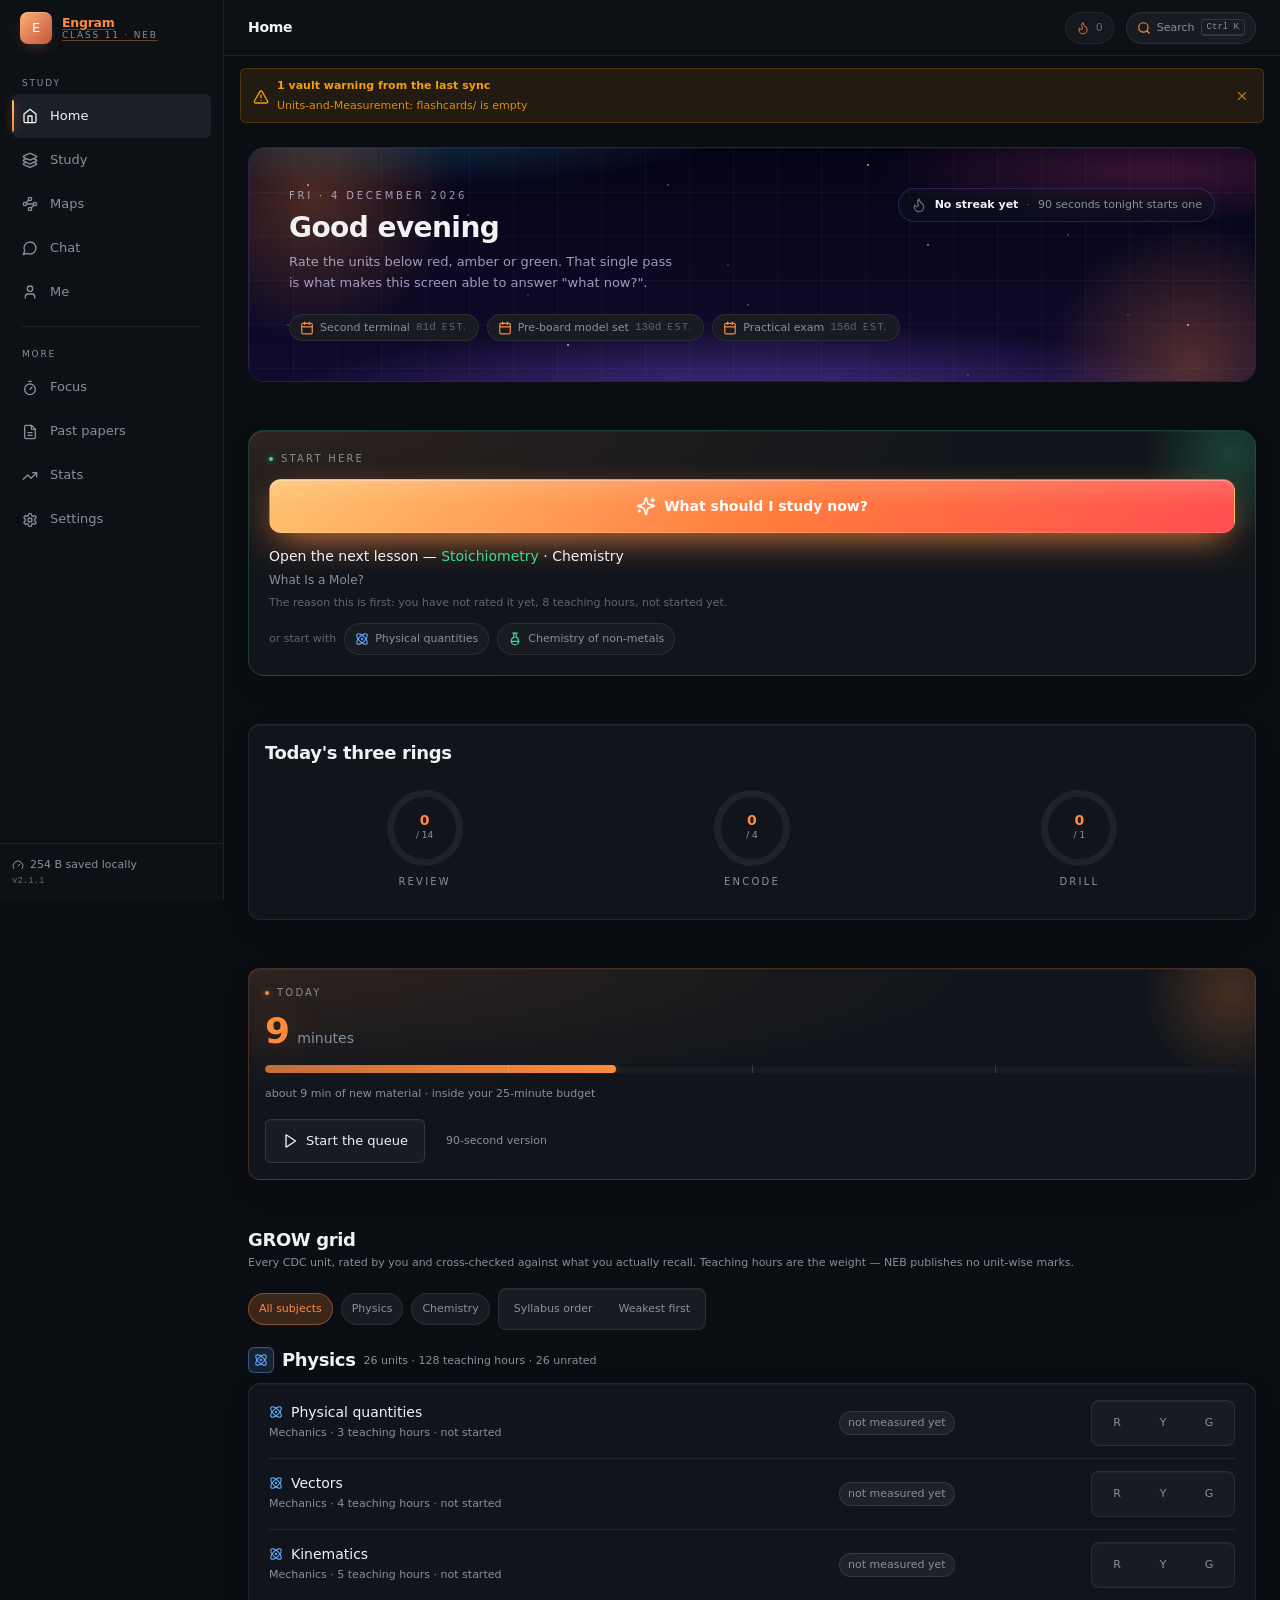
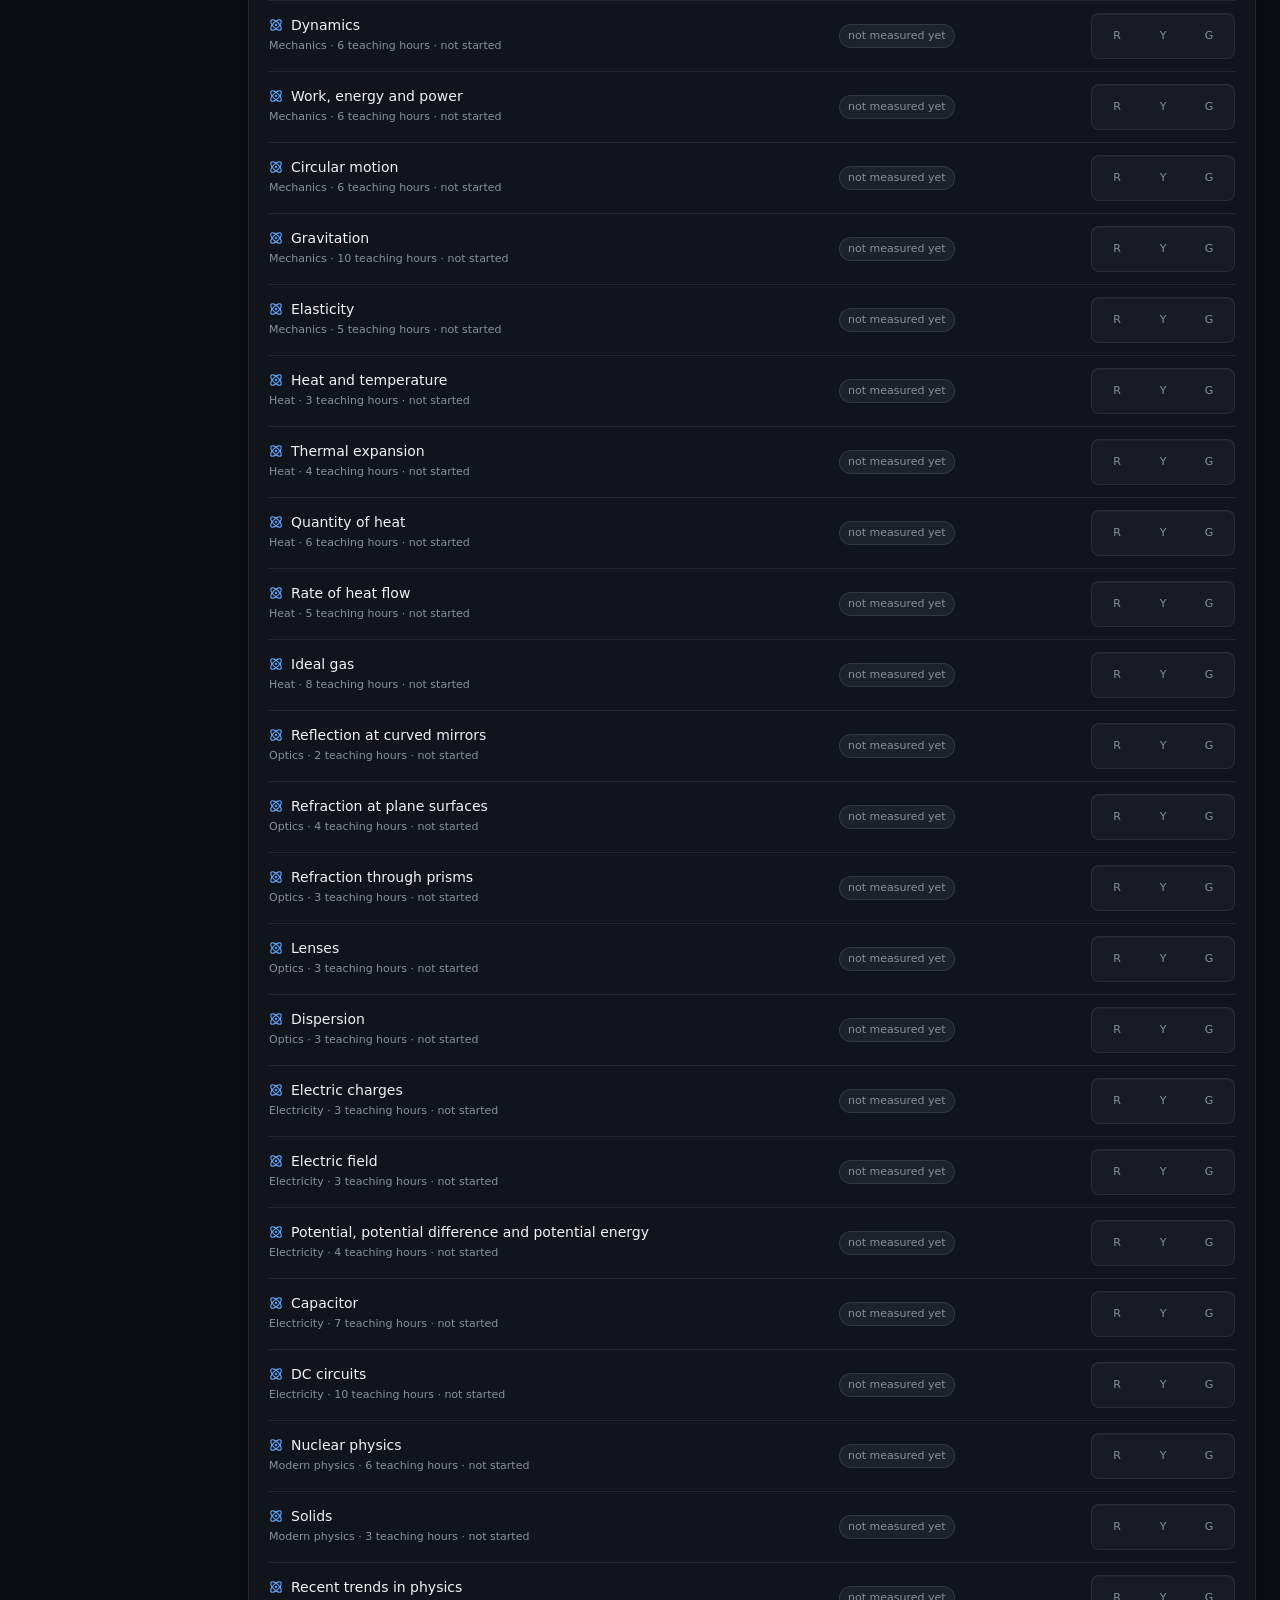
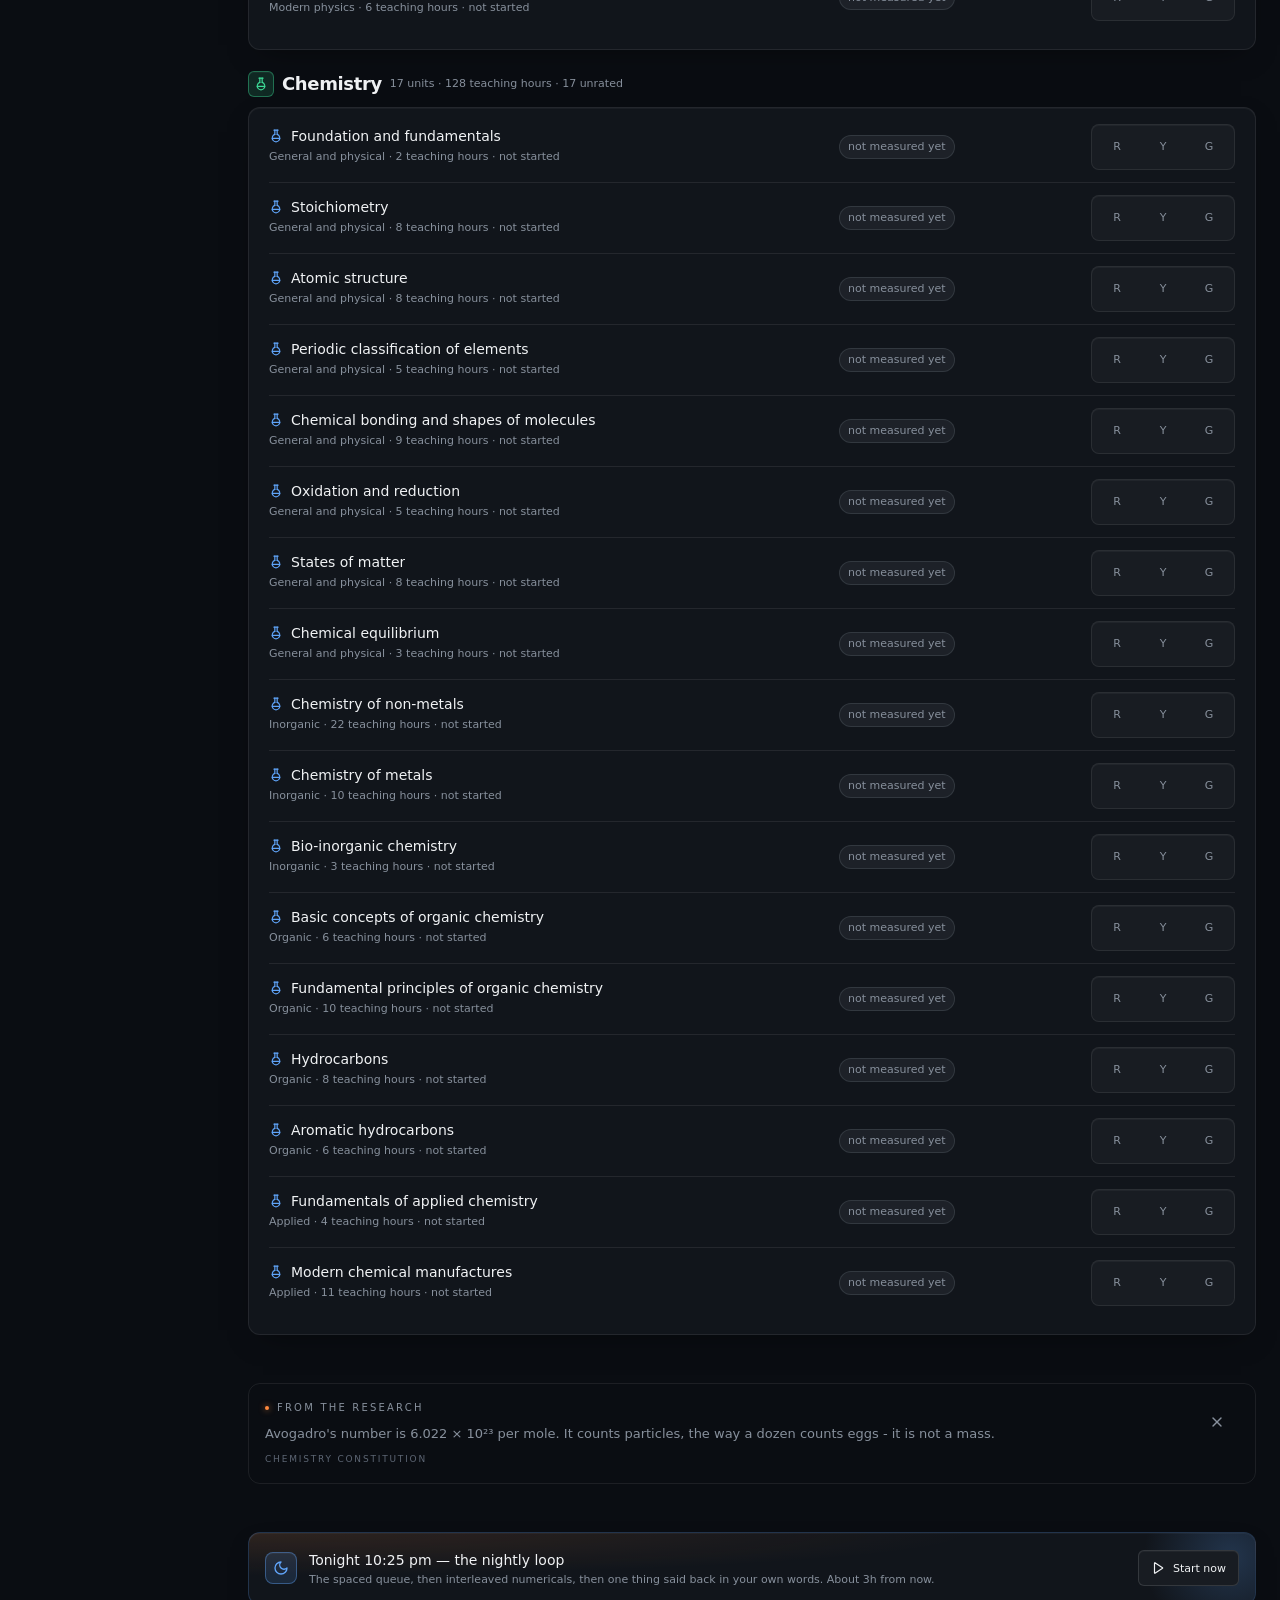
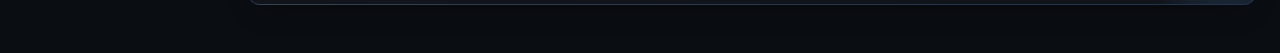
<file: index.html>
<!DOCTYPE html>
<html lang="en" data-theme="dark" class="is-booting">
<head>
<meta charset="utf-8">
<!-- viewport-fit=cover is required for the safe-area insets the app bar and the
     bottom tab bar rely on (build-constraints §9.5). -->
<meta name="viewport" content="width=device-width, initial-scale=1, viewport-fit=cover">
<meta name="color-scheme" content="dark">
<meta name="theme-color" content="#0a0d12">
<meta name="description" content="Engram — the study hub: spaced review, mind maps, numericals and past papers for NEB Grade 11.">
<title>Engram · Study Hub</title>

<!-- PWA -->
<link rel="manifest" href="manifest.json">
<meta name="apple-mobile-web-app-capable" content="yes">
<meta name="mobile-web-app-capable" content="yes">
<meta name="apple-mobile-web-app-status-bar-style" content="black-translucent">
<meta name="apple-mobile-web-app-title" content="Engram">
<link rel="icon" href="assets/icons/favicon.svg" type="image/svg+xml">
<link rel="icon" href="assets/icons/icon-192.png" sizes="192x192" type="image/png">
<link rel="apple-touch-icon" href="assets/icons/apple-touch-icon.png">

<!-- Stylesheets — ZERO external origins (no CDN, no web fonts; system stack).
     Order is load-bearing:
       theme.css          design tokens  (design job)
       css/shell.css      shell structure only, token-driven (app-shell job)
       css/components.css component vocabulary (design job) — loads last so it
                          always wins where the two overlap. -->
<link rel="stylesheet" href="theme.css">
<link rel="stylesheet" href="css/shell.css">
<link rel="stylesheet" href="css/components.css">
</head>
<body>

<a class="skip-link" href="#view-root">Skip to content</a>

<div class="app-shell">

  <!-- ===== Left sidebar (desktop ≥768px) ================================ -->
  <aside class="sidebar" id="sidebar">
    <a class="sidebar__brand" href="#/home">
      <span class="sidebar__brand-mark" aria-hidden="true">E</span>
      <span class="sidebar__brand-text">
        <span class="sidebar__brand-name">Engram</span>
        <span class="sidebar__brand-sub">Class 11 · NEB</span>
      </span>
    </a>
    <nav class="sidebar__nav" id="sidebar-nav" aria-label="Main"></nav>
    <div class="sidebar__foot" id="sidebar-foot"></div>
  </aside>

  <!-- ===== Main column ================================================== -->
  <div class="app-col">

    <header class="appbar" id="appbar">
      <a class="icon-tile icon-tile--sm icon-tile--brand appbar__logo" id="logo-tile" href="#/home" aria-label="Engram home">E</a>
      <h1 class="appbar__title" id="appbar-title">Engram</h1>
      <div class="appbar__spacer"></div>

      <button class="chip chip--button streak" id="streak-flame" type="button" data-state="cold" aria-label="Study streak">
        <svg class="icon icon--14 streak__flame" viewBox="0 0 24 24" aria-hidden="true"><use href="#flame"></use></svg>
        <span class="streak__count tabular" id="streak-count">0</span>
      </button>

      <button class="chip chip--button appbar__search" id="btn-search" type="button" aria-label="Search (Ctrl K)">
        <svg class="icon icon--14" viewBox="0 0 24 24" aria-hidden="true"><use href="#search"></use></svg>
        <span class="appbar__search-label">Search</span>
        <kbd class="kbd appbar__kbd">Ctrl K</kbd>
      </button>
    </header>

    <div class="banners" id="banners" role="region" aria-label="Notices"></div>

    <main class="app-main">
      <div class="app-content" id="view-root" tabindex="-1">
        <div class="boot">
          <div class="boot__mark">E</div>
          <p class="boot__text">Loading your study hub…</p>
        </div>
      </div>
    </main>

    <noscript>
      <div class="noscript">
        <h1>Engram needs JavaScript</h1>
        <p>This hub runs entirely in your browser — no server, no tracking. Enable JavaScript and reload.</p>
      </div>
    </noscript>
  </div>

  <!-- ===== Bottom tab bar (mobile <768px) =============================== -->
  <nav class="tabbar" id="tabbar" aria-label="Primary"></nav>
</div>

<!-- ===== "More" bottom sheet (scrim + sheet are injected by app.js) ===== -->
<div class="sheet-layer" id="more-sheet" hidden></div>

<!-- =======================================================================
     Load order is load-bearing (build-constraints §2):
       1. vault-data.js  — CLASSIC script, sets window.VAULT_DATA.
                           IT IS ALLOWED TO BE MISSING: the shell must still
                           boot to a friendly empty state. Do not "fix" the
                           404 by deleting this tag.
       2. js/app.js      — ES module (deferred by spec, so it always runs
                           after the classic script above).
     ==================================================================== -->
<script src="vault-data.js" onerror="window.__VAULT_MISSING__=true"></script>
<script type="module" src="js/app.js"></script>

<!-- ===== Boot watchdog ==================================================
     app.js installs its global error handlers INSIDE boot(), so a module
     that fails to fetch or parse takes the whole ES-module graph down
     before any handler exists: nothing removes .is-booting, .boot is only
     ever hidden by .is-ready, and the student sits on "Loading your study
     hub…" forever with no way to know why. This is a classic script, so it
     runs even when the module graph never instantiates. It only ever
     replaces the boot placeholder — if the app came up, it does nothing.
     ==================================================================== -->
<script>
(function () {
  var BOOT_TIMEOUT_MS = 8000;
  function failed(reason) {
    var root = document.documentElement;
    if (root.classList.contains('is-ready')) return;
    var host = document.querySelector('.boot');
    if (!host || host.dataset.failed) return;
    host.dataset.failed = '1';
    root.classList.remove('is-booting');
    host.textContent = '';
    var mark = document.createElement('div');
    mark.className = 'boot__mark';
    mark.textContent = '!';
    var head = document.createElement('p');
    head.className = 'boot__text';
    head.textContent = 'The hub could not start.';
    var body = document.createElement('p');
    body.className = 'boot__text';
    body.style.maxWidth = '34ch';
    body.textContent = reason + ' Reload the page; if it keeps happening, your saved '
      + 'progress is still safe in this browser.';
    var again = document.createElement('button');
    again.type = 'button';
    again.className = 'btn btn-primary';
    again.textContent = 'Reload';
    again.onclick = function () { location.reload(); };
    host.appendChild(mark); host.appendChild(head); host.appendChild(body); host.appendChild(again);
  }
  window.addEventListener('error', function (e) {
    if (e && e.target && e.target !== window && e.target.tagName === 'SCRIPT') {
      failed('A file it needs did not load.');
    }
  }, true);
  setTimeout(function () { failed('It timed out while loading.'); }, BOOT_TIMEOUT_MS);
})();
</script>

</body>
</html>
</file>
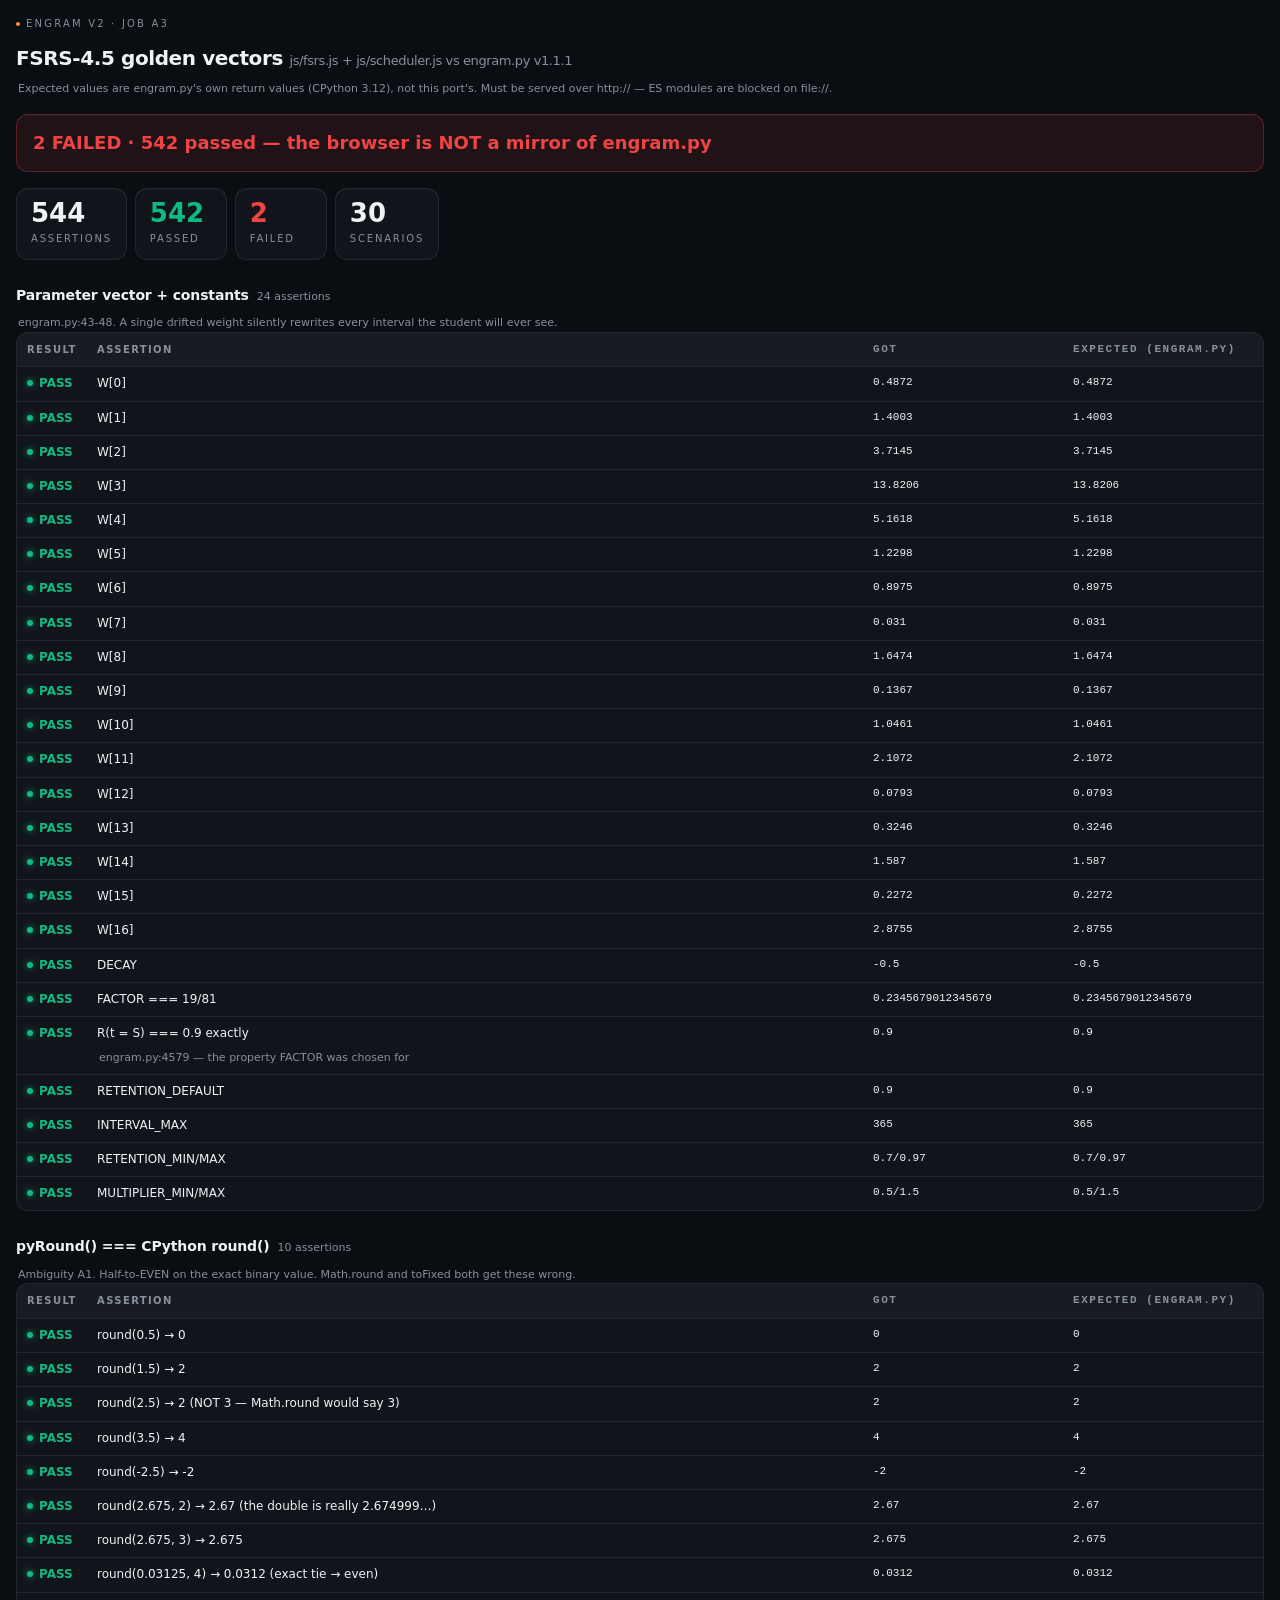
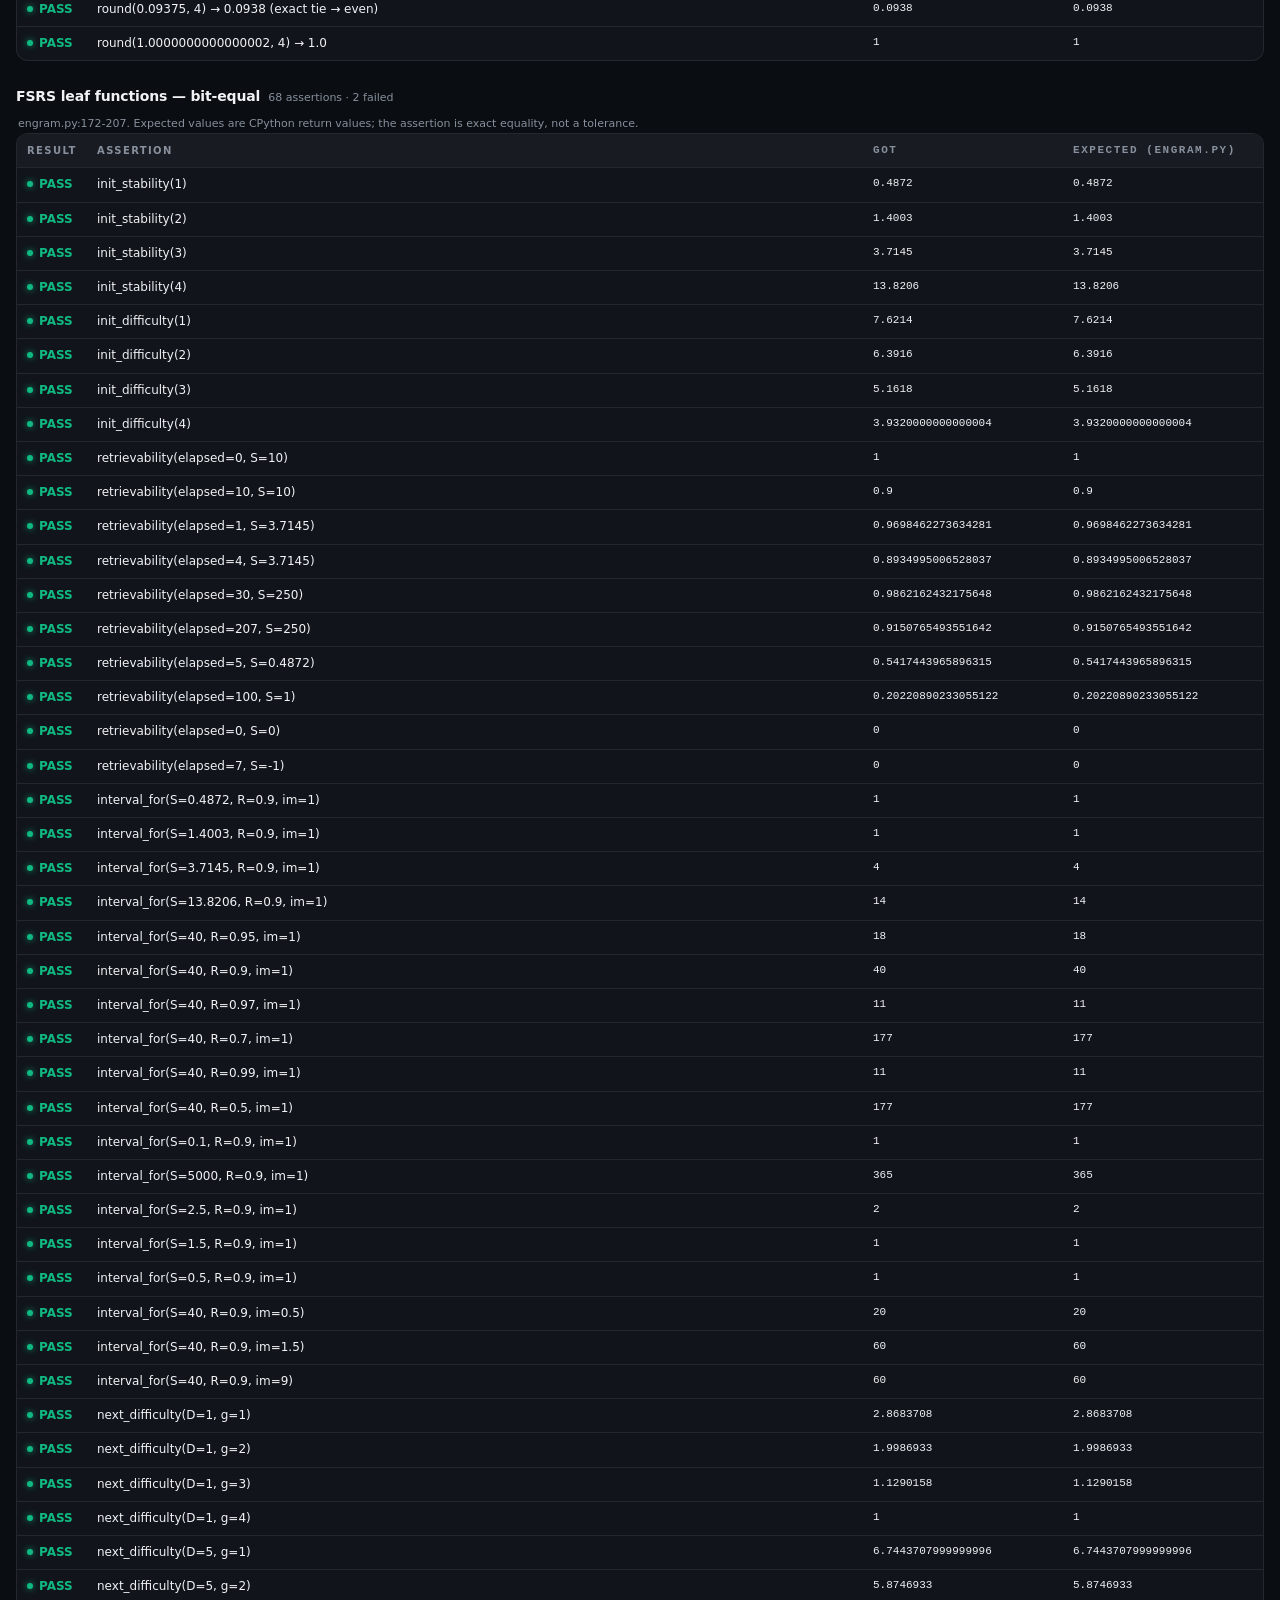
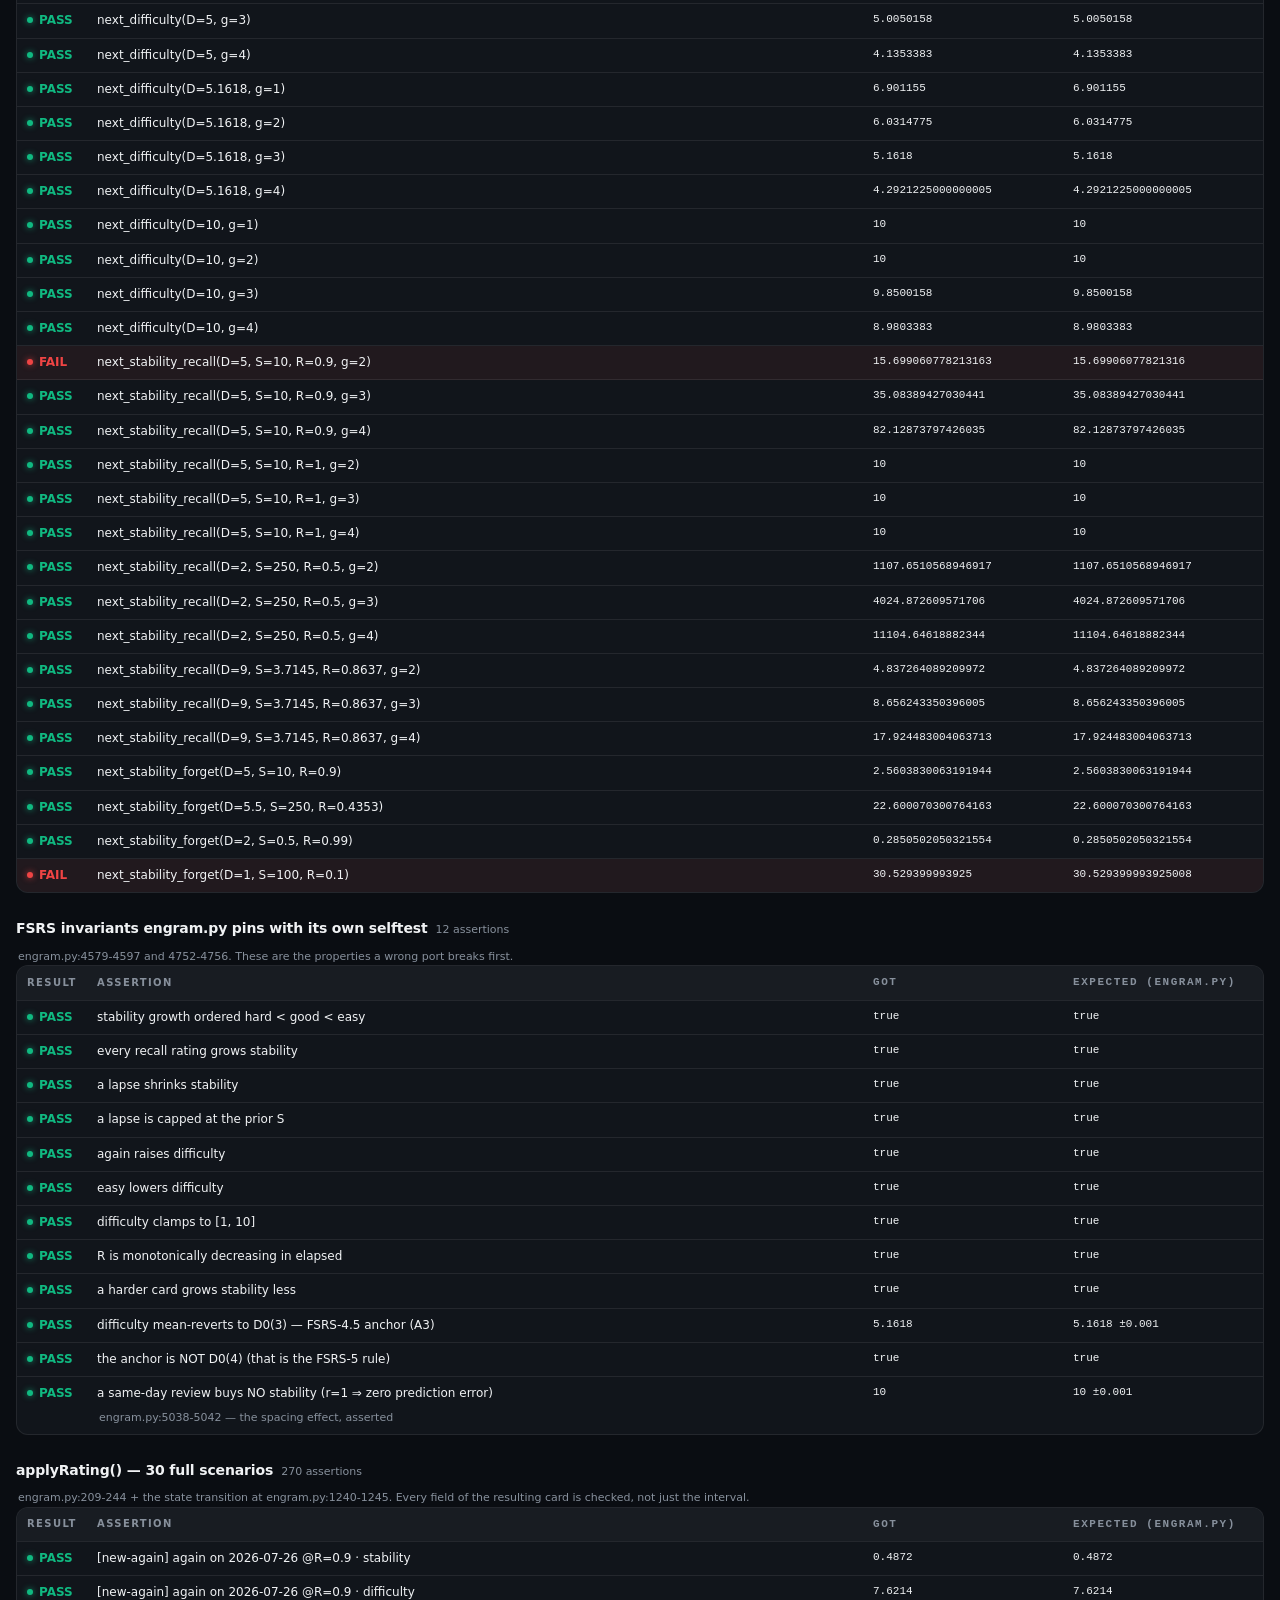
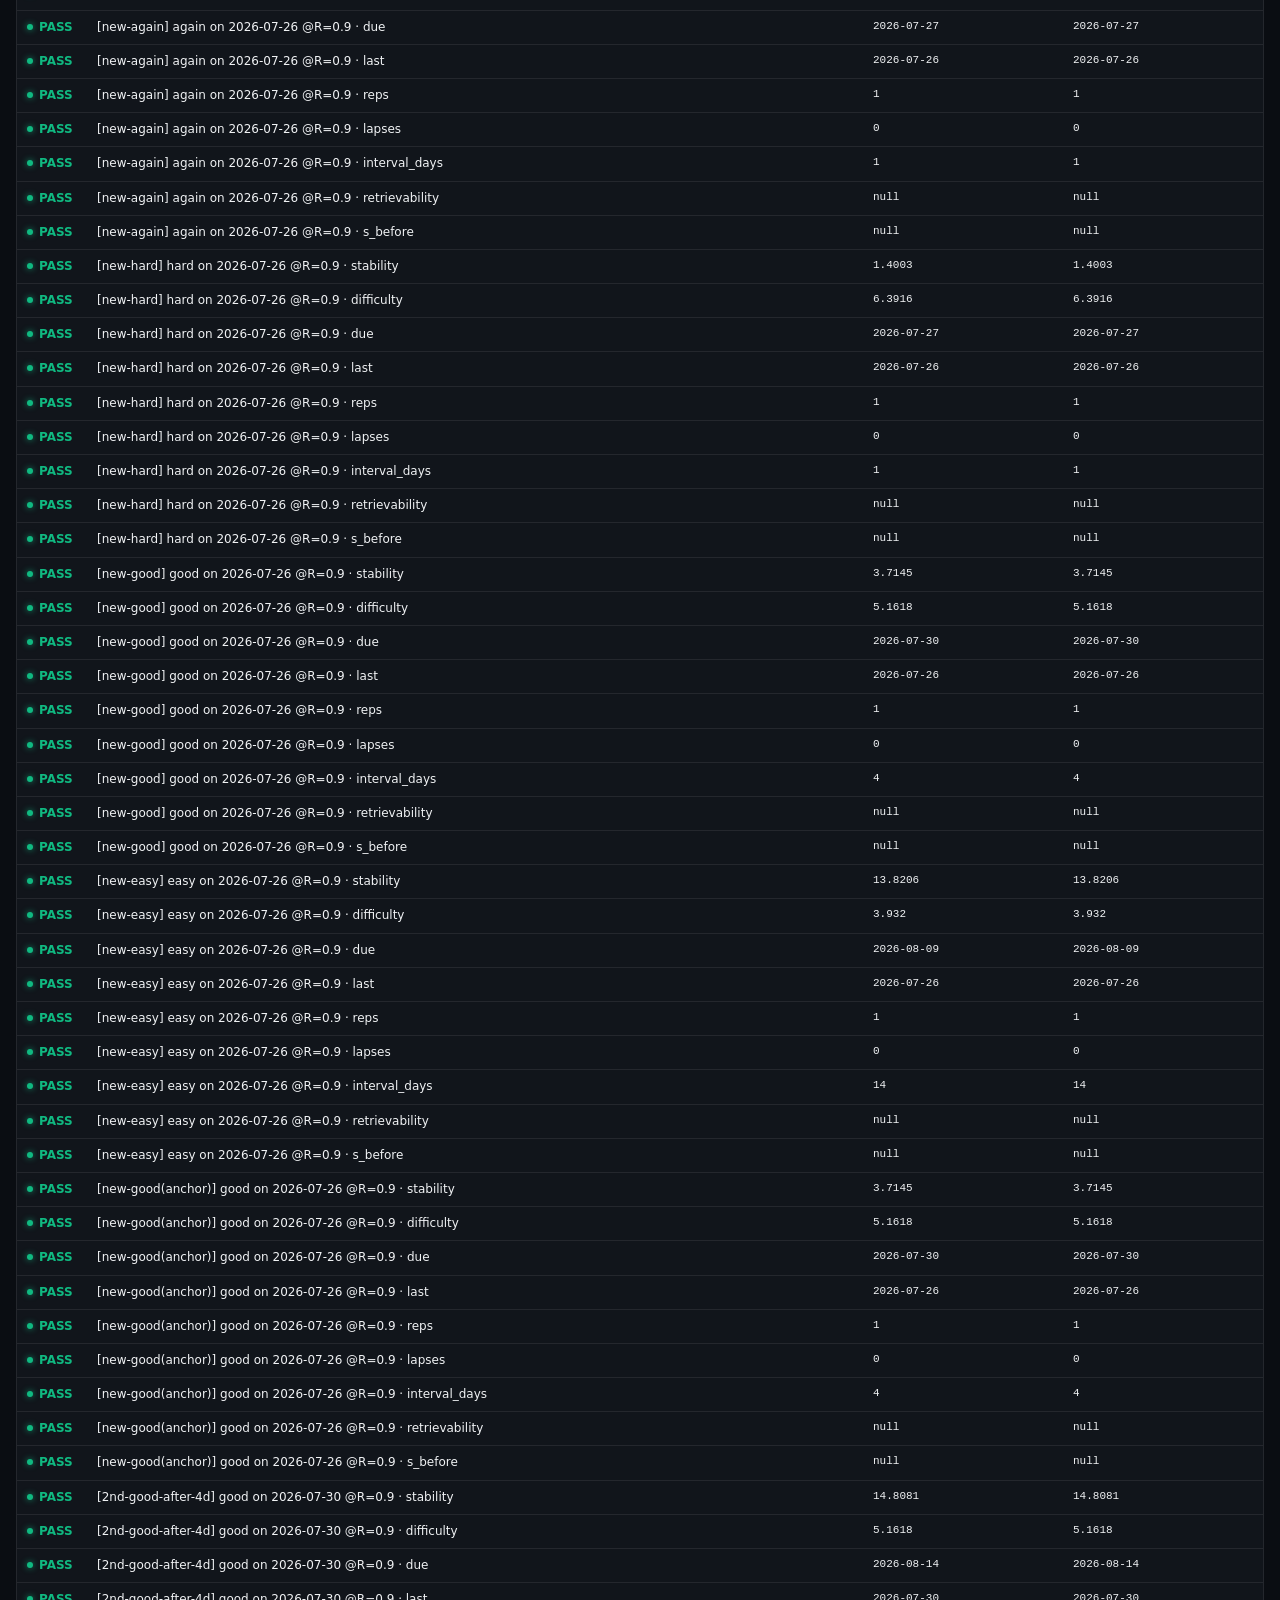
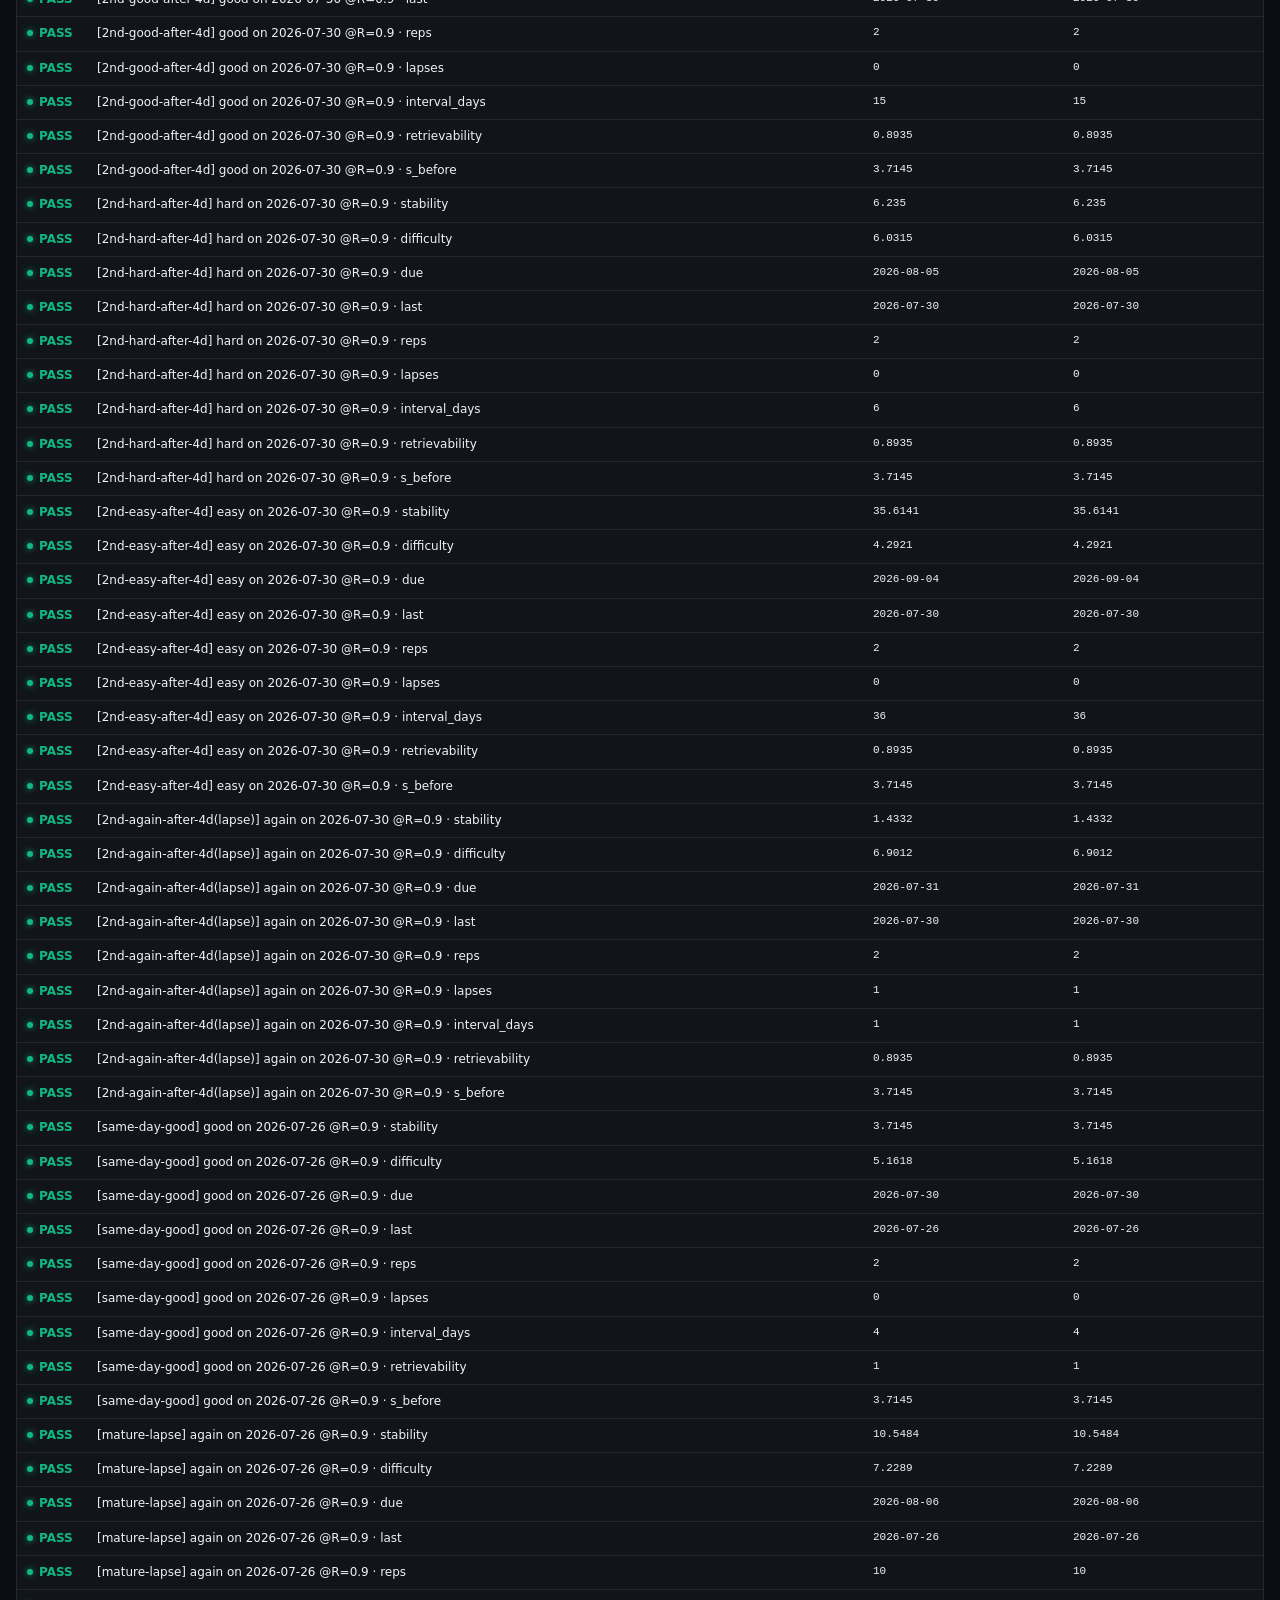
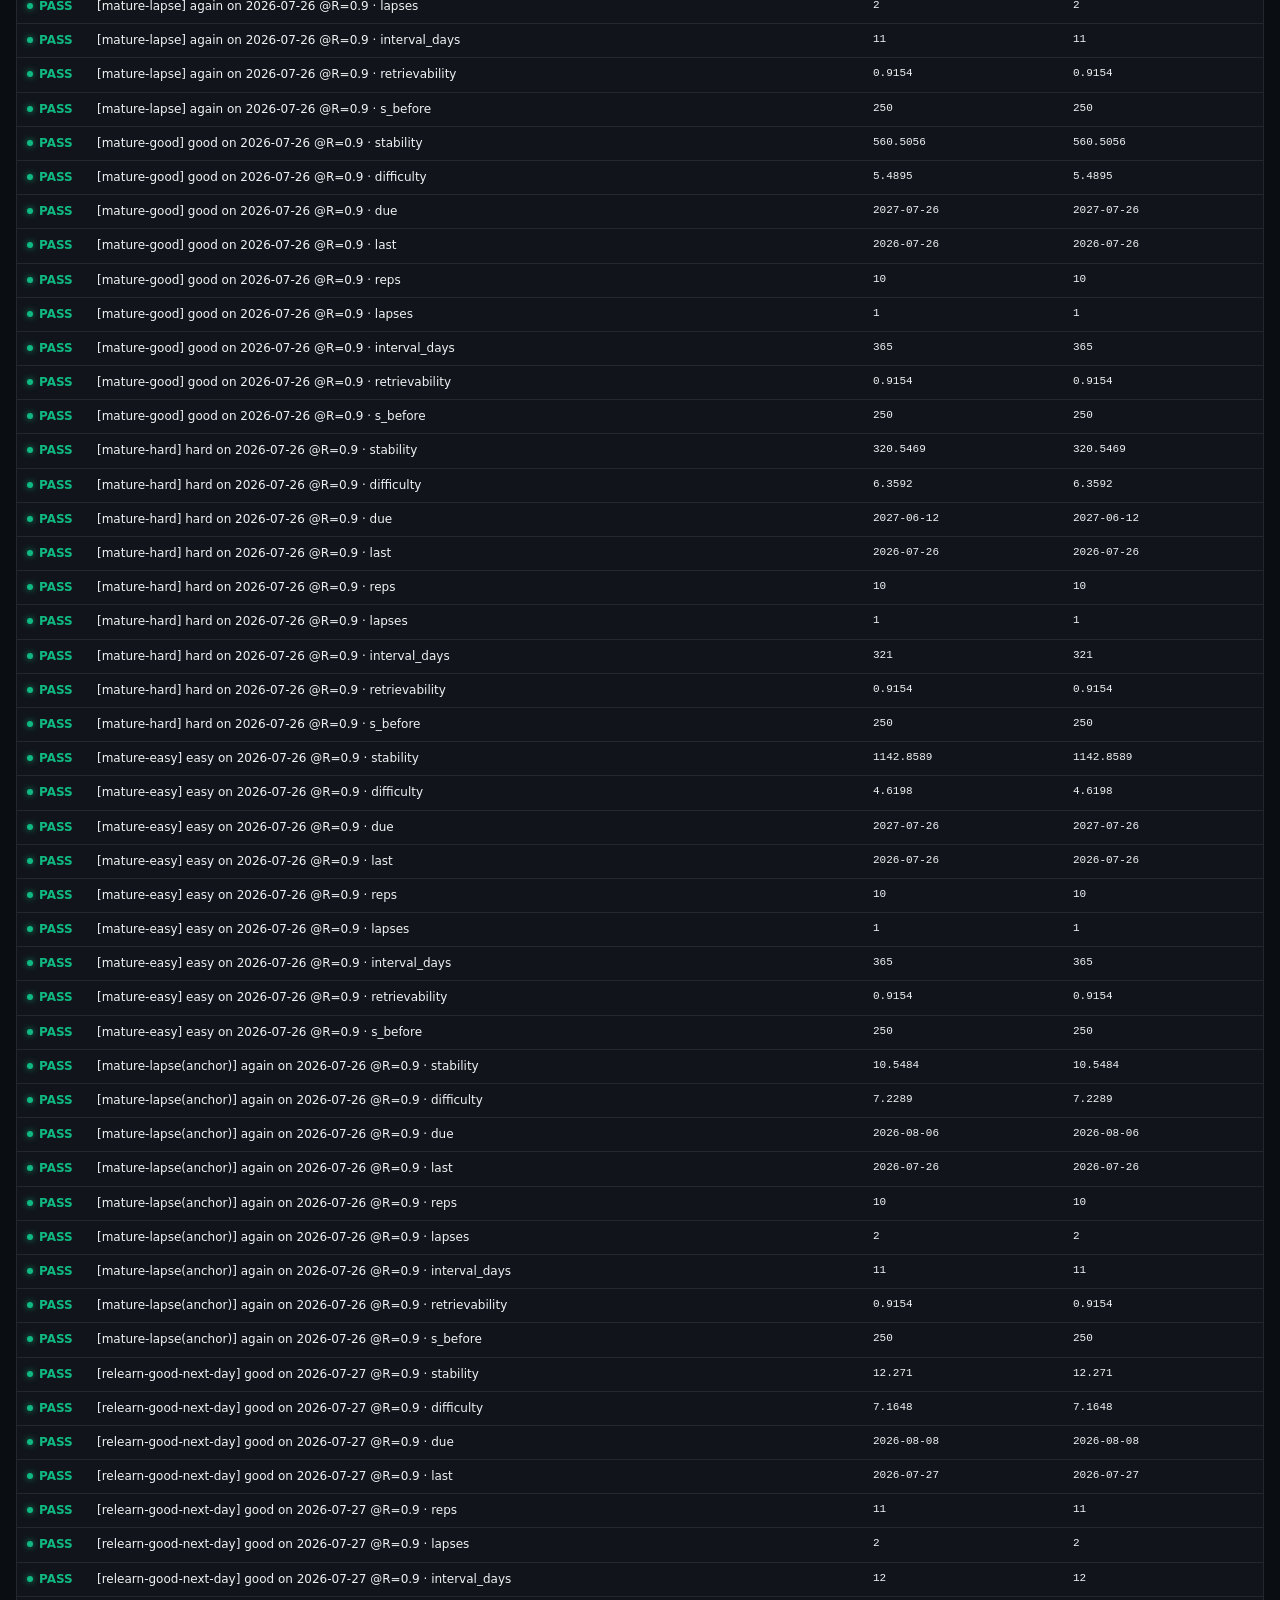
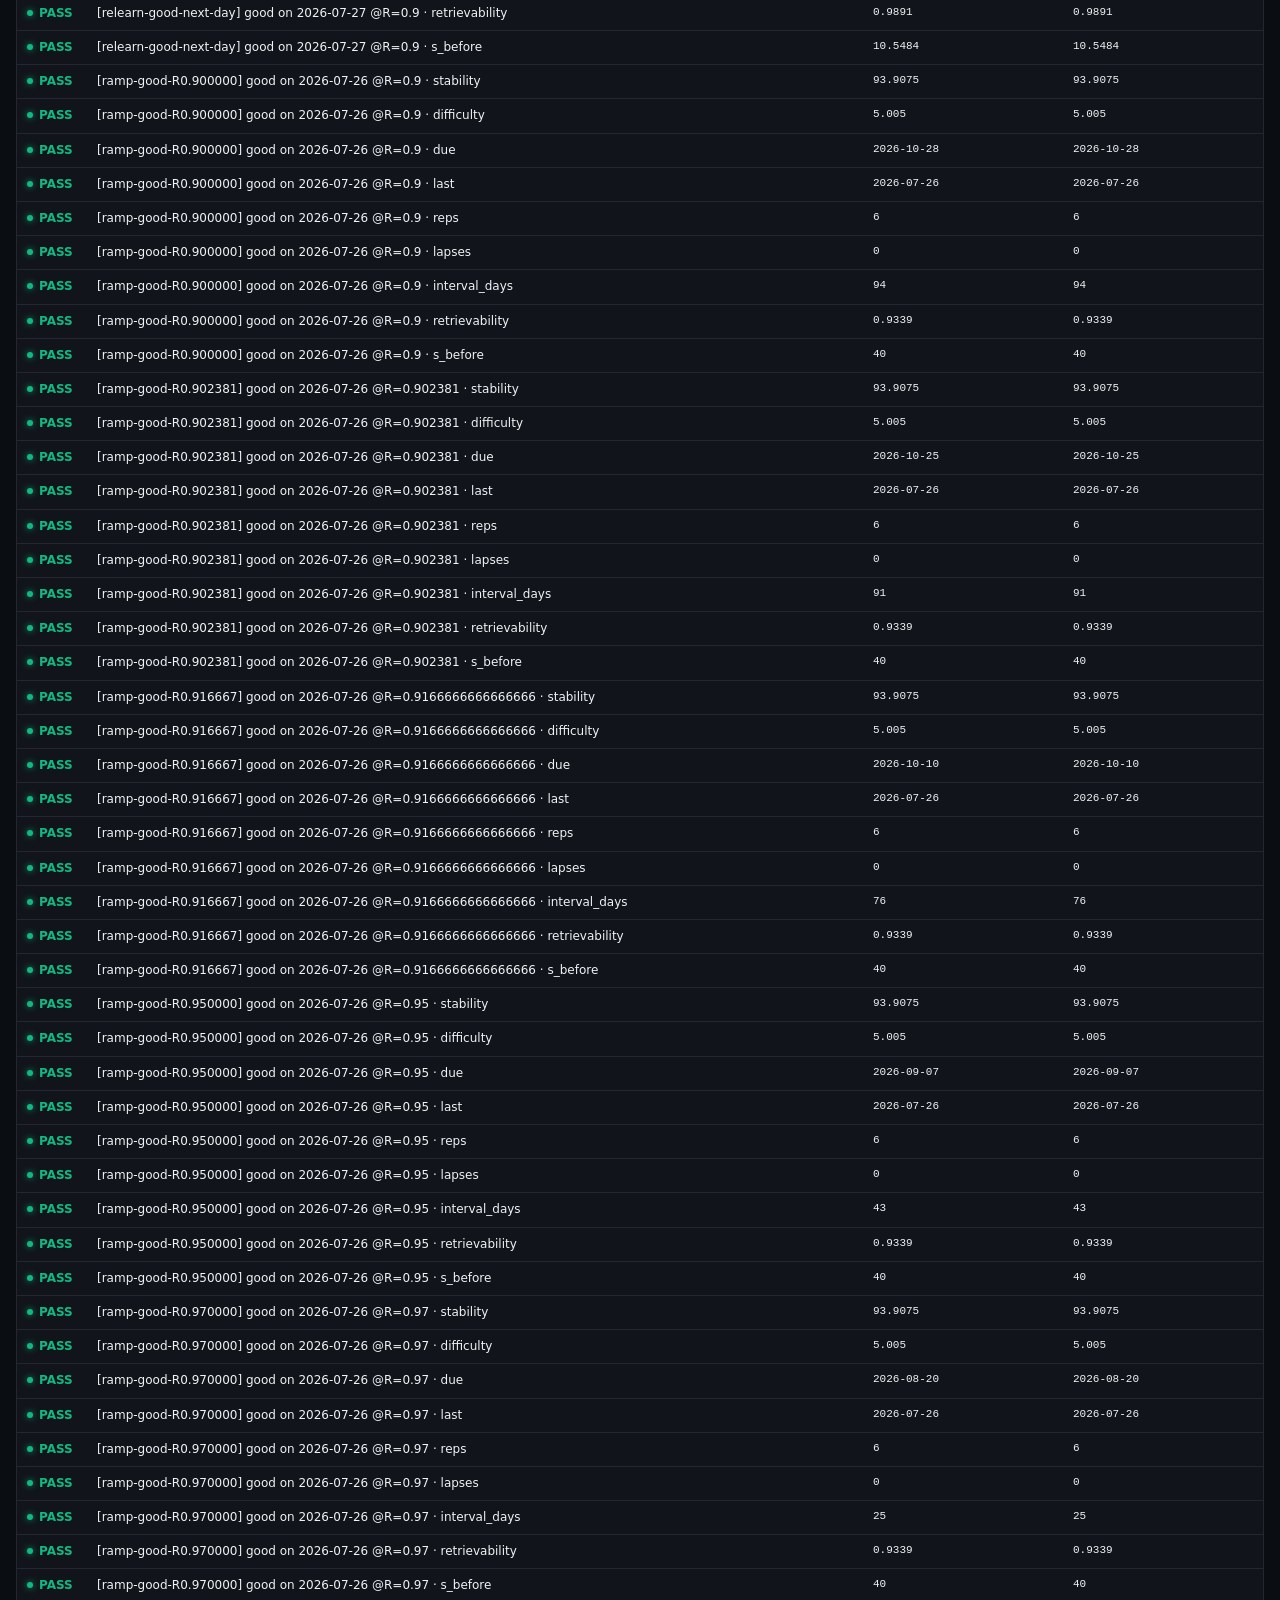
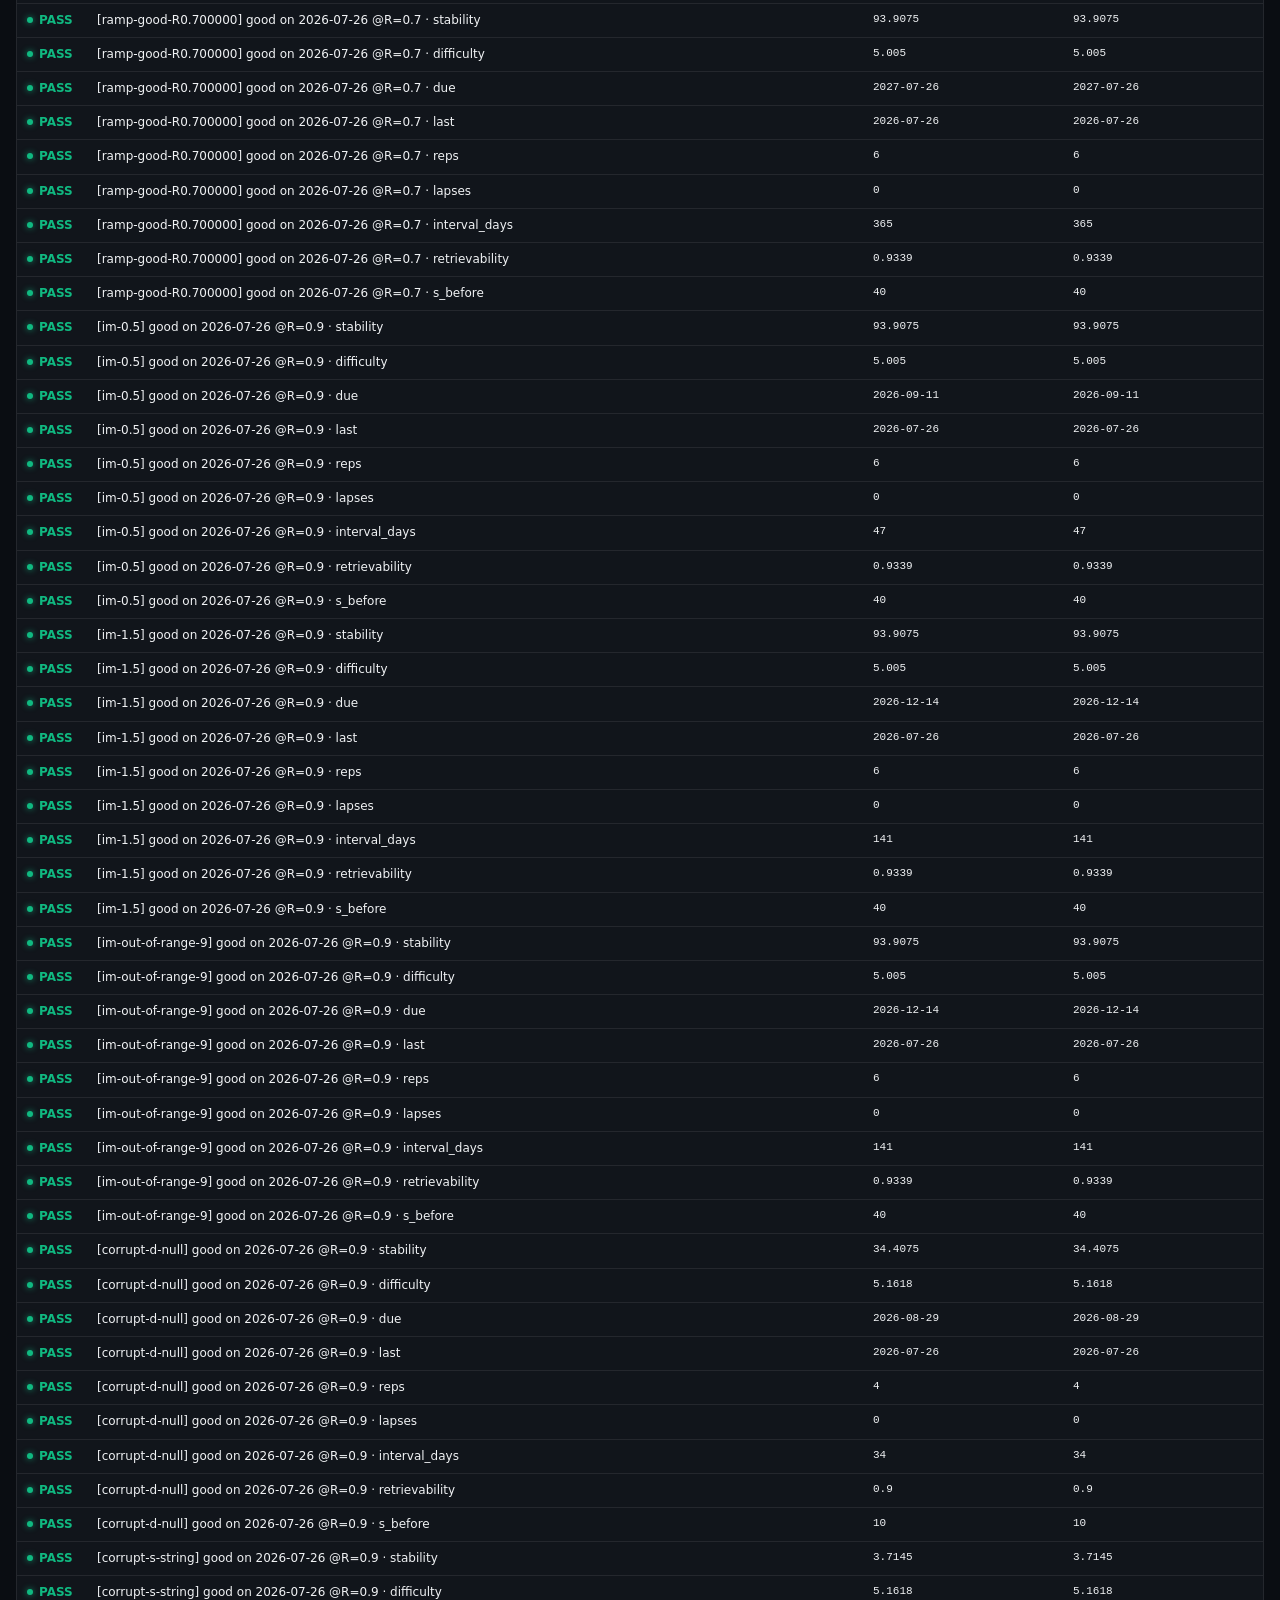
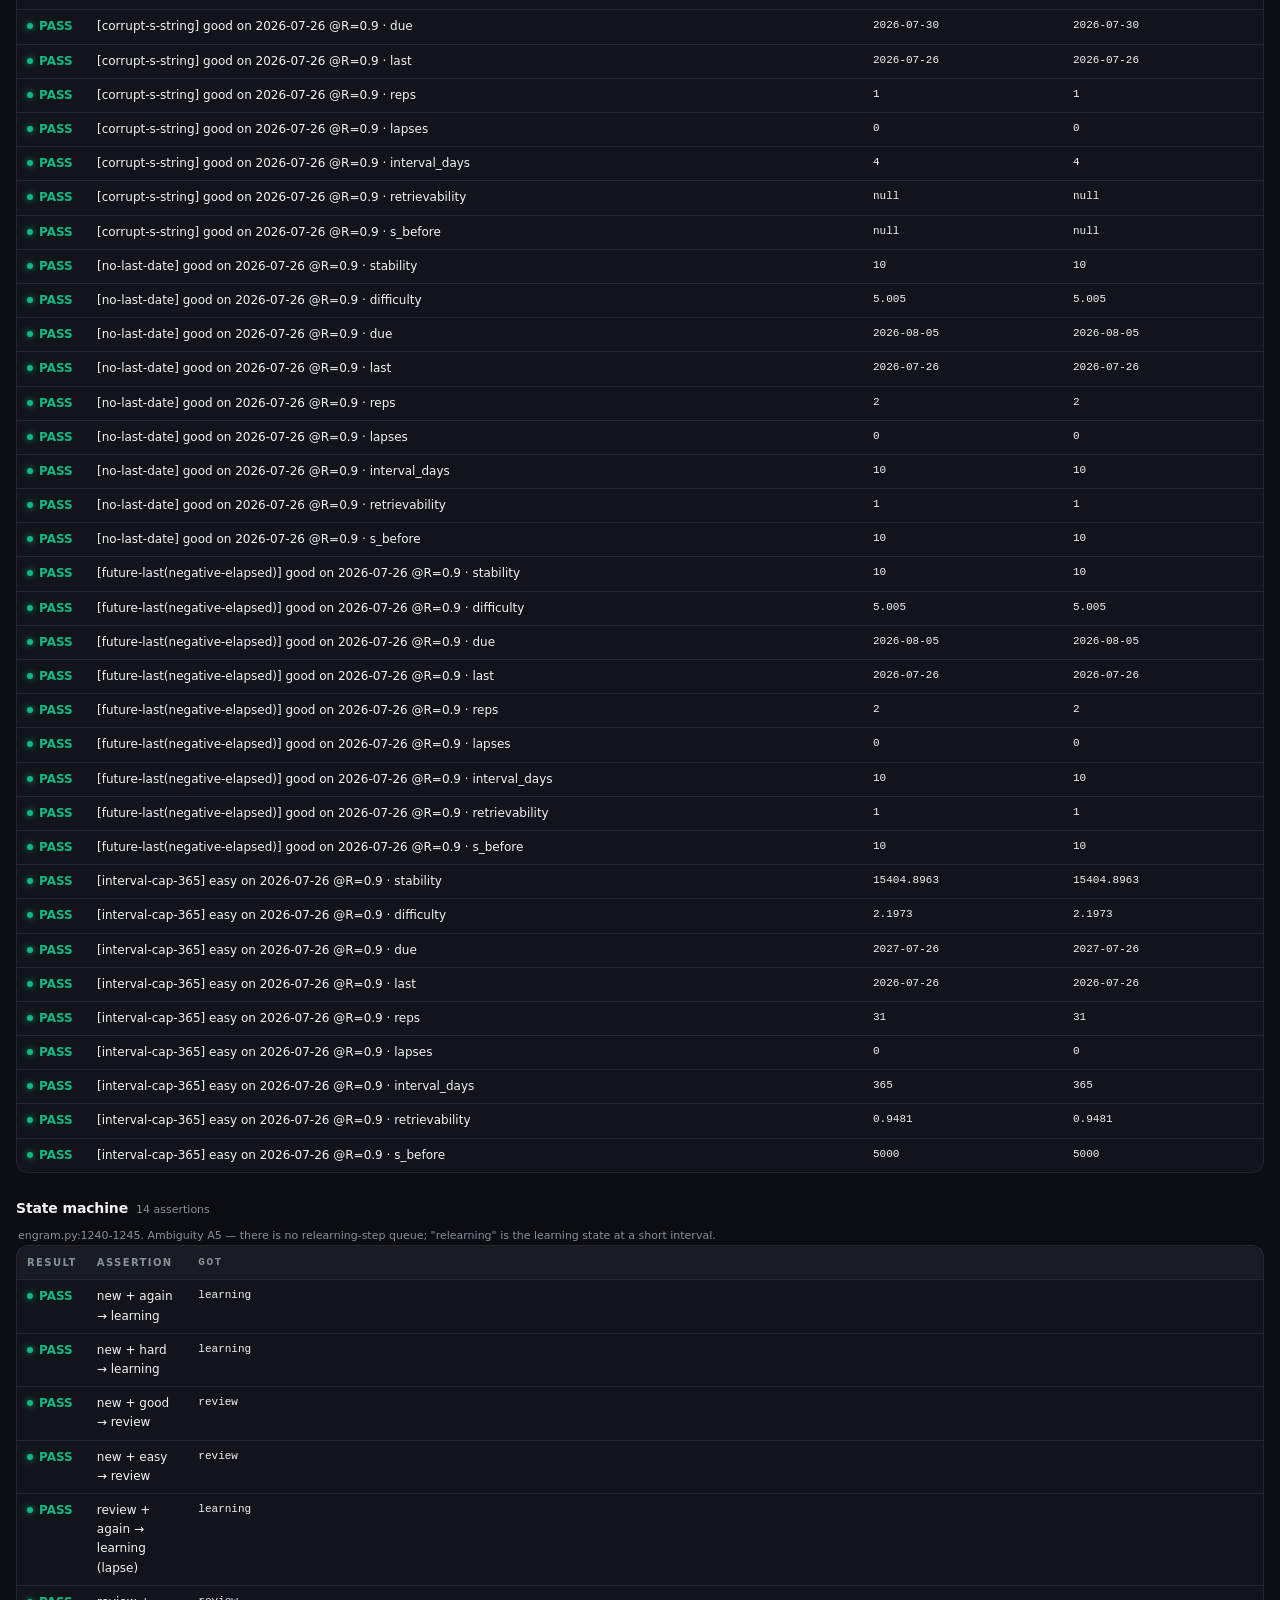
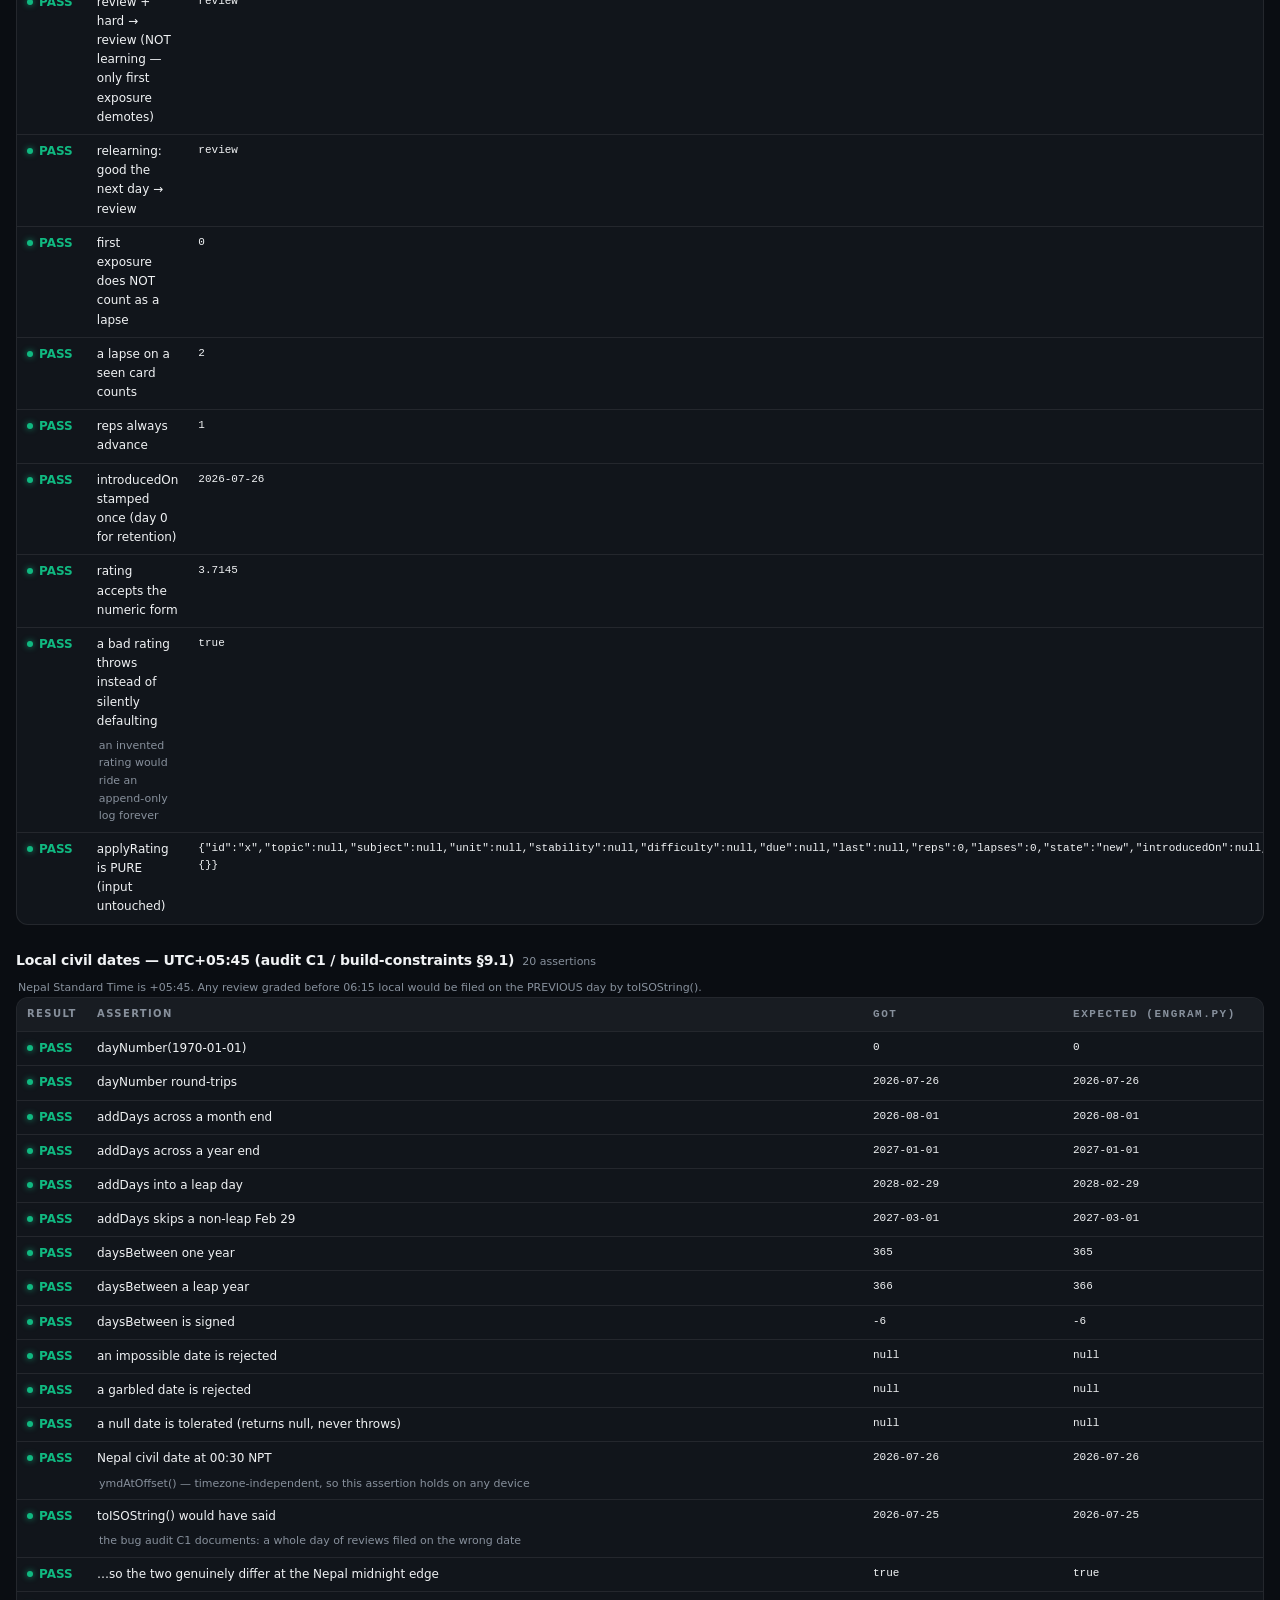
<file: js/tests/fsrs.test.html>
<!doctype html>
<html lang="en" data-theme="dark">
<head>
<meta charset="utf-8">
<meta name="viewport" content="width=device-width, initial-scale=1, viewport-fit=cover">
<title>Engram · FSRS-4.5 golden-vector tests</title>
<!--
===============================================================================
 fsrs.test.html — self-running golden-vector suite for js/fsrs.js + js/scheduler.js
 Engram v2 · Job A3 · no dependencies, no CDNs, no build step, offline-safe.
===============================================================================

 HOW TO RUN
 ----------
 ES modules cannot be imported from file:// (the browser blocks the request as a
 cross-origin read). Serve the hub root, then open this page:

     cd study-hub
     python -m http.server 8000
     start http://localhost:8000/js/tests/fsrs.test.html

 The page runs on load and prints a green/red table plus a one-line verdict.
 Exit criterion for CI/hand checks: the verdict bar must read ALL PASS.

 WHERE THE GOLD COMES FROM
 -------------------------
 Every expected number below was produced by EXECUTING the scheduler of record:

   engram-engine/scripts/engram.py  (v1.1.1, SCHEMA 1)
   → constants  engram.py:43-72
   → FSRS core  engram.py:167-244

 The FSRS core was extracted verbatim (lines 31-72, 92-128, 169-244), executed
 under CPython 3.12, and its outputs serialised into the GOLD block below. They
 are not hand-transcribed from a paper and they are not this port's own output —
 they are engram.py's actual return values. Contract R3 (pedagogy-spec) requires
 the browser to be a bit-equal provisional mirror of that engine.

 Coverage (28 full apply_rating scenarios + 60 leaf vectors + 60 hub assertions):
   1-4   new card, each of the four ratings (again/hard/good/easy)
   5-9   second review 4 days later, each rating, incl. the first lapse
   10    SAME-DAY review — the spacing effect: r = 1 ⇒ no prediction error ⇒
         no stability growth. engram.py:5038-5042 pins this; so do we.
   11-14 mature card (s = 250 d, 207 days elapsed): lapse / good / hard / easy
   15    RELEARNING: the day after a mature lapse (state 'learning', s = 10.55)
   16-21 EXAM-RAMP boundary retentions 0.90 · 0.902381 · 0.9166… · 0.95 · 0.97 · 0.70
   22-24 interval-multiplier clamps (0.5 / 1.5 / out-of-range 9.0 → 1.5)
   25-28 corruption paths: null difficulty, non-numeric stability, missing
         `last`, a `last` in the FUTURE (backwards clock ⇒ elapsed floored at 0)
   +     interval cap at 365 d, stability clamp at 36500 d
   +     UTC+05:45 midnight edge (audit C1): 2026-07-25T18:45:00Z is
         2026-07-26 00:30 in Nepal — toISOString() would schedule the WRONG DAY.
   +     scheduler: exam ramp boundaries, retention gates, leech suspend,
         new-card cap, lowest-retrievability ordering, time budget, retention
         metrics excluding the 0-3 d re-encoding window, preview == applied.

===============================================================================
 AMBIGUITIES IN engram.py's MATH, AND HOW THIS PORT RESOLVED THEM
===============================================================================

 A1. PYTHON round() IS HALF-TO-EVEN; JS HAS NO EQUIVALENT.
     engram.py stores round(s, 4) / round(d, 4) and computes
     int(clamp(round(days), 1, 365)). CPython rounds the EXACT binary value of
     the double, ties to even (round(2.5) == 2, round(2.675, 2) == 2.67).
     Math.round is half-up and integer-only; toFixed is half-away-from-zero.
     RESOLUTION: fsrs.js `pyRound()` reproduces CPython exactly — BigInt exact-
     value rounding with a half-to-even tie rule, then a correctly-rounded
     string→double conversion, which is precisely CPython's dtoa→strtod path.
     Verified here against round(2.5), round(3.5), round(-0.5), round(2.675, 2),
     round(0.03125, 4) and round(0.09375, 4).

 A2. WHICH DIFFICULTY FEEDS THE STABILITY UPDATE?
     engram.py:225 passes the OLD difficulty d0 into next_stability_recall /
     next_stability_forget, while line 224 has already computed the NEW d.
     Several FSRS reference implementations use the new one.
     RESOLUTION: mirror engram.py exactly — d0. The `mature-good` vector
     (250 → 560.5056) only reproduces under d0; it is the discriminating test.

 A3. THE MEAN-REVERSION ANCHOR IS D0(3), NOT D0(4).
     engram.py:193-195 reverts difficulty toward init_difficulty(3) — the
     FSRS-4.5 rule. FSRS-5 reverts toward D0(4), which would inflate stability
     growth ~20% under this weight vector. engram.py pins it with a selftest
     (engram.py:4752-4756). RESOLUTION: D0(3); asserted below as a fixed point.

 A4. IS THERE INTERVAL FUZZ?
     No. `random` is imported in engram.py only for SEEDED experiment
     assignment; nothing in the scheduler path draws from it, and there is no
     fuzz/jitter term anywhere. RESOLUTION: fully deterministic port. Two
     devices with the same card produce the same interval, forever.

 A5. LEARNING / RELEARNING STEPS.
     engram.py has NO sub-day learning steps and no separate relearning queue.
     'again' simply rewrites stability through next_stability_forget, and the
     interval falls out of interval_for, which floors at 1 day. NODE_STATES are
     new | learning | review, and the transition (engram.py:1240-1245) is:
     again → learning; first-exposure + hard → learning; otherwise → review.
     RESOLUTION: ported verbatim. This is also why build-constraints §9.9 bans
     "<10m" grade-button labels — the scheduler cannot deliver them.

 A6. TIME GRANULARITY.
     engram.py schedules on datetime.date, never timestamps; elapsed time is a
     whole number of days, floored at 0. RESOLUTION: the hub speaks 'YYYY-MM-DD'
     LOCAL civil dates end to end, computed from getFullYear/getMonth/getDate
     (build-constraints §9.1 — Nepal is UTC+05:45 and toISOString would be off
     by one day for every review before 06:15 local).

 A7. LEECHES ARE NOT AN engram.py CONCEPT.
     engram.py has no leech / suspend logic at all (the audit's "leech handling"
     claim refers to the surrounding workflow, not to code in the engine).
     RESOLUTION: leech policy lives in scheduler.js, per pedagogy-spec §1.6 +
     R12 — lapses >= 6 → suspended: true → surfaced for a Hermes rewrite. It
     never touches the FSRS numbers, so replay into engram.py is unaffected.

 A8. desired_retention AND interval_multiplier ARE LEARNER-MODEL FIELDS.
     engram.py:1197-1198 copies them onto fsrs just before apply_rating and pops
     them straight after (engram.py:1236-1237) — they are inputs, not card state.
     RESOLUTION: they are OPTIONS to applyRating(), never stored on the card.
     The exam ramp therefore changes only future intervals, never history.

 A9. REPLAY RE-DATES REVIEWS.
     engram.py's make_receipt stamps `ts` with its OWN today() and offers no way
     to supply the client's date, so a batch replayed late lands on the replay
     day. RESOLUTION: every review-log line carries `ts_client` (the true study
     date) plus a deterministic `sid`, which makes replay idempotent via
     engram.py's transaction guard (engram.py:1150-1170). Sync daily, not monthly.
-->
<style>
  :root{
    color-scheme: dark;
    --bg:#0A0D12; --surface:#11151B; --surface-muted:#181C22; --surface-hover:#1E232C;
    --fg:#F0F2F4; --fg-muted:#87909C;
    --border:rgb(255 255 255/.08); --border-strong:rgb(255 255 255/.12);
    --brand:#FF8A3D; --good:#10B981; --bad:#EF4444; --warn:#F59E0B; --info:#60A5FA;
    --font-sans:ui-sans-serif,system-ui,-apple-system,"Segoe UI",Roboto,sans-serif;
    --font-mono:ui-monospace,SFMono-Regular,Menlo,Consolas,"Liberation Mono",monospace;
    --r-md:6px; --r-xl:12px;
    --lip: inset 0 1px 0 rgb(255 255 255/.04);
  }
  *{box-sizing:border-box;border-color:var(--border)}
  body{margin:0;background:var(--bg);color:var(--fg);font-family:var(--font-sans);
       font-size:13px;line-height:1.6;padding:16px;
       padding-bottom:calc(24px + env(safe-area-inset-bottom))}
  h1{font-size:20px;font-weight:600;letter-spacing:-.02em;margin:0 0 4px}
  .eyebrow{font-size:10px;text-transform:uppercase;letter-spacing:.22em;color:var(--fg-muted);
           display:flex;align-items:center;gap:6px;margin-bottom:10px}
  .eyebrow::before{content:"";width:4px;height:4px;border-radius:999px;background:var(--brand)}
  #verdict{margin:16px 0;padding:14px 16px;border-radius:var(--r-xl);border:1px solid var(--border-strong);
           box-shadow:var(--lip);font-size:18px;font-weight:600;font-variant-numeric:tabular-nums}
  #verdict.pass{background:rgb(16 185 129/.10);color:var(--good);border-color:rgb(16 185 129/.30)}
  #verdict.fail{background:rgb(239 68 68/.10);color:var(--bad);border-color:rgb(239 68 68/.30)}
  #verdict.err {background:rgb(245 158 11/.10);color:var(--warn);border-color:rgb(245 158 11/.30)}
  .kpis{display:flex;flex-wrap:wrap;gap:8px;margin-bottom:16px}
  .kpi{background:var(--surface);border:1px solid var(--border);border-radius:var(--r-xl);
       padding:10px 14px;box-shadow:var(--lip);min-width:92px}
  .kpi b{display:block;font-size:26px;font-weight:600;font-variant-numeric:tabular-nums;line-height:1.1}
  .kpi span{font-size:10px;text-transform:uppercase;letter-spacing:.18em;color:var(--fg-muted)}
  section{margin:24px 0}
  h2{font-size:14px;font-weight:600;margin:0 0 8px;letter-spacing:-.01em}
  h2 small{font-weight:400;color:var(--fg-muted);font-size:11px;margin-left:8px;letter-spacing:0}
  .scroll{overflow-x:auto;border:1px solid var(--border);border-radius:var(--r-xl);background:var(--surface);box-shadow:var(--lip)}
  table{border-collapse:collapse;width:100%;min-width:640px;font-size:12px}
  thead th{background:var(--surface-muted);text-align:left;padding:8px 10px;font-weight:600;
           font-size:10px;text-transform:uppercase;letter-spacing:.14em;color:var(--fg-muted);
           position:sticky;top:0}
  td{padding:7px 10px;border-top:1px solid var(--border);vertical-align:top}
  tr:hover td{background:var(--surface-hover)}
  td.mono,th.mono{font-family:var(--font-mono);font-variant-numeric:tabular-nums;font-size:11px}
  .st{font-weight:600;white-space:nowrap}
  .ok .st{color:var(--good)} .no .st{color:var(--bad)}
  .no td{background:rgb(239 68 68/.07)}
  .dot{display:inline-block;width:6px;height:6px;border-radius:999px;margin-right:6px;vertical-align:1px}
  .ok .dot{background:var(--good);box-shadow:0 0 6px rgb(16 185 129/.8)}
  .no .dot{background:var(--bad);box-shadow:0 0 6px rgb(239 68 68/.8)}
  .note{color:var(--fg-muted);font-size:11px;margin:6px 2px 0}
  code{font-family:var(--font-mono);font-size:11px;background:var(--surface-muted);
       padding:1px 4px;border-radius:4px}
  @media (prefers-reduced-motion: reduce){*{animation:none!important;transition:none!important}}
</style>
</head>
<body>
<div class="eyebrow">Engram v2 · Job A3</div>
<h1>FSRS-4.5 golden vectors <small style="font-weight:400;color:var(--fg-muted);font-size:13px">js/fsrs.js + js/scheduler.js vs engram.py v1.1.1</small></h1>
<p class="note">Expected values are engram.py's own return values (CPython 3.12), not this port's.
Must be served over http:// — ES modules are blocked on file://.</p>

<div id="verdict" class="err">running…</div>
<div class="kpis" id="kpis"></div>
<div id="out"></div>

<script type="application/json" id="gold">
{"W":[0.4872,1.4003,3.7145,13.8206,5.1618,1.2298,0.8975,0.031,1.6474,0.1367,1.0461,2.1072,0.0793,0.3246,1.587,0.2272,2.8755],"DECAY":-0.5,"cases":[{"name":"new-again","in":{"s":null,"d":null,"due":null,"last":null,"reps":0,"lapses":0},"rating":"again","on":"2026-07-26","retention":0.9,"im":1.0,"out":{"s":0.4872,"d":7.6214,"due":"2026-07-27","last":"2026-07-26","reps":1,"lapses":0},"extra":{"s_before":null,"s_after":0.4872,"interval_days":1,"retrievability":null}},{"name":"new-hard","in":{"s":null,"d":null,"due":null,"last":null,"reps":0,"lapses":0},"rating":"hard","on":"2026-07-26","retention":0.9,"im":1.0,"out":{"s":1.4003,"d":6.3916,"due":"2026-07-27","last":"2026-07-26","reps":1,"lapses":0},"extra":{"s_before":null,"s_after":1.4003,"interval_days":1,"retrievability":null}},{"name":"new-good","in":{"s":null,"d":null,"due":null,"last":null,"reps":0,"lapses":0},"rating":"good","on":"2026-07-26","retention":0.9,"im":1.0,"out":{"s":3.7145,"d":5.1618,"due":"2026-07-30","last":"2026-07-26","reps":1,"lapses":0},"extra":{"s_before":null,"s_after":3.7145,"interval_days":4,"retrievability":null}},{"name":"new-easy","in":{"s":null,"d":null,"due":null,"last":null,"reps":0,"lapses":0},"rating":"easy","on":"2026-07-26","retention":0.9,"im":1.0,"out":{"s":13.8206,"d":3.932,"due":"2026-08-09","last":"2026-07-26","reps":1,"lapses":0},"extra":{"s_before":null,"s_after":13.8206,"interval_days":14,"retrievability":null}},{"name":"new-good(anchor)","in":{"s":null,"d":null,"due":null,"last":null,"reps":0,"lapses":0},"rating":"good","on":"2026-07-26","retention":0.9,"im":1.0,"out":{"s":3.7145,"d":5.1618,"due":"2026-07-30","last":"2026-07-26","reps":1,"lapses":0},"extra":{"s_before":null,"s_after":3.7145,"interval_days":4,"retrievability":null}},{"name":"2nd-good-after-4d","in":{"s":3.7145,"d":5.1618,"due":"2026-07-30","last":"2026-07-26","reps":1,"lapses":0},"rating":"good","on":"2026-07-30","retention":0.9,"im":1.0,"out":{"s":14.8081,"d":5.1618,"due":"2026-08-14","last":"2026-07-30","reps":2,"lapses":0},"extra":{"s_before":3.7145,"s_after":14.8081,"interval_days":15,"retrievability":0.8935}},{"name":"2nd-hard-after-4d","in":{"s":3.7145,"d":5.1618,"due":"2026-07-30","last":"2026-07-26","reps":1,"lapses":0},"rating":"hard","on":"2026-07-30","retention":0.9,"im":1.0,"out":{"s":6.235,"d":6.0315,"due":"2026-08-05","last":"2026-07-30","reps":2,"lapses":0},"extra":{"s_before":3.7145,"s_after":6.235,"interval_days":6,"retrievability":0.8935}},{"name":"2nd-easy-after-4d","in":{"s":3.7145,"d":5.1618,"due":"2026-07-30","last":"2026-07-26","reps":1,"lapses":0},"rating":"easy","on":"2026-07-30","retention":0.9,"im":1.0,"out":{"s":35.6141,"d":4.2921,"due":"2026-09-04","last":"2026-07-30","reps":2,"lapses":0},"extra":{"s_before":3.7145,"s_after":35.6141,"interval_days":36,"retrievability":0.8935}},{"name":"2nd-again-after-4d(lapse)","in":{"s":3.7145,"d":5.1618,"due":"2026-07-30","last":"2026-07-26","reps":1,"lapses":0},"rating":"again","on":"2026-07-30","retention":0.9,"im":1.0,"out":{"s":1.4332,"d":6.9012,"due":"2026-07-31","last":"2026-07-30","reps":2,"lapses":1},"extra":{"s_before":3.7145,"s_after":1.4332,"interval_days":1,"retrievability":0.8935}},{"name":"same-day-good","in":{"s":3.7145,"d":5.1618,"due":"2026-07-30","last":"2026-07-26","reps":1,"lapses":0},"rating":"good","on":"2026-07-26","retention":0.9,"im":1.0,"out":{"s":3.7145,"d":5.1618,"due":"2026-07-30","last":"2026-07-26","reps":2,"lapses":0},"extra":{"s_before":3.7145,"s_after":3.7145,"interval_days":4,"retrievability":1.0}},{"name":"mature-lapse","in":{"s":250.0,"d":5.5,"due":"2026-08-01","last":"2026-01-01","reps":9,"lapses":1},"rating":"again","on":"2026-07-26","retention":0.9,"im":1.0,"out":{"s":10.5484,"d":7.2289,"due":"2026-08-06","last":"2026-07-26","reps":10,"lapses":2},"extra":{"s_before":250.0,"s_after":10.5484,"interval_days":11,"retrievability":0.9154}},{"name":"mature-good","in":{"s":250.0,"d":5.5,"due":"2026-08-01","last":"2026-01-01","reps":9,"lapses":1},"rating":"good","on":"2026-07-26","retention":0.9,"im":1.0,"out":{"s":560.5056,"d":5.4895,"due":"2027-07-26","last":"2026-07-26","reps":10,"lapses":1},"extra":{"s_before":250.0,"s_after":560.5056,"interval_days":365,"retrievability":0.9154}},{"name":"mature-hard","in":{"s":250.0,"d":5.5,"due":"2026-08-01","last":"2026-01-01","reps":9,"lapses":1},"rating":"hard","on":"2026-07-26","retention":0.9,"im":1.0,"out":{"s":320.5469,"d":6.3592,"due":"2027-06-12","last":"2026-07-26","reps":10,"lapses":1},"extra":{"s_before":250.0,"s_after":320.5469,"interval_days":321,"retrievability":0.9154}},{"name":"mature-easy","in":{"s":250.0,"d":5.5,"due":"2026-08-01","last":"2026-01-01","reps":9,"lapses":1},"rating":"easy","on":"2026-07-26","retention":0.9,"im":1.0,"out":{"s":1142.8589,"d":4.6198,"due":"2027-07-26","last":"2026-07-26","reps":10,"lapses":1},"extra":{"s_before":250.0,"s_after":1142.8589,"interval_days":365,"retrievability":0.9154}},{"name":"mature-lapse(anchor)","in":{"s":250.0,"d":5.5,"due":"2026-08-01","last":"2026-01-01","reps":9,"lapses":1},"rating":"again","on":"2026-07-26","retention":0.9,"im":1.0,"out":{"s":10.5484,"d":7.2289,"due":"2026-08-06","last":"2026-07-26","reps":10,"lapses":2},"extra":{"s_before":250.0,"s_after":10.5484,"interval_days":11,"retrievability":0.9154}},{"name":"relearn-good-next-day","in":{"s":10.5484,"d":7.2289,"due":"2026-08-06","last":"2026-07-26","reps":10,"lapses":2},"rating":"good","on":"2026-07-27","retention":0.9,"im":1.0,"out":{"s":12.271,"d":7.1648,"due":"2026-08-08","last":"2026-07-27","reps":11,"lapses":2},"extra":{"s_before":10.5484,"s_after":12.271,"interval_days":12,"retrievability":0.9891}},{"name":"ramp-good-R0.900000","in":{"s":40.0,"d":5.0,"due":"2026-08-01","last":"2026-07-01","reps":5,"lapses":0},"rating":"good","on":"2026-07-26","retention":0.9,"im":1.0,"out":{"s":93.9075,"d":5.005,"due":"2026-10-28","last":"2026-07-26","reps":6,"lapses":0},"extra":{"s_before":40.0,"s_after":93.9075,"interval_days":94,"retrievability":0.9339}},{"name":"ramp-good-R0.902381","in":{"s":40.0,"d":5.0,"due":"2026-08-01","last":"2026-07-01","reps":5,"lapses":0},"rating":"good","on":"2026-07-26","retention":0.902381,"im":1.0,"out":{"s":93.9075,"d":5.005,"due":"2026-10-25","last":"2026-07-26","reps":6,"lapses":0},"extra":{"s_before":40.0,"s_after":93.9075,"interval_days":91,"retrievability":0.9339}},{"name":"ramp-good-R0.916667","in":{"s":40.0,"d":5.0,"due":"2026-08-01","last":"2026-07-01","reps":5,"lapses":0},"rating":"good","on":"2026-07-26","retention":0.9166666666666666,"im":1.0,"out":{"s":93.9075,"d":5.005,"due":"2026-10-10","last":"2026-07-26","reps":6,"lapses":0},"extra":{"s_before":40.0,"s_after":93.9075,"interval_days":76,"retrievability":0.9339}},{"name":"ramp-good-R0.950000","in":{"s":40.0,"d":5.0,"due":"2026-08-01","last":"2026-07-01","reps":5,"lapses":0},"rating":"good","on":"2026-07-26","retention":0.95,"im":1.0,"out":{"s":93.9075,"d":5.005,"due":"2026-09-07","last":"2026-07-26","reps":6,"lapses":0},"extra":{"s_before":40.0,"s_after":93.9075,"interval_days":43,"retrievability":0.9339}},{"name":"ramp-good-R0.970000","in":{"s":40.0,"d":5.0,"due":"2026-08-01","last":"2026-07-01","reps":5,"lapses":0},"rating":"good","on":"2026-07-26","retention":0.97,"im":1.0,"out":{"s":93.9075,"d":5.005,"due":"2026-08-20","last":"2026-07-26","reps":6,"lapses":0},"extra":{"s_before":40.0,"s_after":93.9075,"interval_days":25,"retrievability":0.9339}},{"name":"ramp-good-R0.700000","in":{"s":40.0,"d":5.0,"due":"2026-08-01","last":"2026-07-01","reps":5,"lapses":0},"rating":"good","on":"2026-07-26","retention":0.7,"im":1.0,"out":{"s":93.9075,"d":5.005,"due":"2027-07-26","last":"2026-07-26","reps":6,"lapses":0},"extra":{"s_before":40.0,"s_after":93.9075,"interval_days":365,"retrievability":0.9339}},{"name":"im-0.5","in":{"s":40.0,"d":5.0,"due":"2026-08-01","last":"2026-07-01","reps":5,"lapses":0},"rating":"good","on":"2026-07-26","retention":0.9,"im":0.5,"out":{"s":93.9075,"d":5.005,"due":"2026-09-11","last":"2026-07-26","reps":6,"lapses":0},"extra":{"s_before":40.0,"s_after":93.9075,"interval_days":47,"retrievability":0.9339}},{"name":"im-1.5","in":{"s":40.0,"d":5.0,"due":"2026-08-01","last":"2026-07-01","reps":5,"lapses":0},"rating":"good","on":"2026-07-26","retention":0.9,"im":1.5,"out":{"s":93.9075,"d":5.005,"due":"2026-12-14","last":"2026-07-26","reps":6,"lapses":0},"extra":{"s_before":40.0,"s_after":93.9075,"interval_days":141,"retrievability":0.9339}},{"name":"im-out-of-range-9","in":{"s":40.0,"d":5.0,"due":"2026-08-01","last":"2026-07-01","reps":5,"lapses":0},"rating":"good","on":"2026-07-26","retention":0.9,"im":9.0,"out":{"s":93.9075,"d":5.005,"due":"2026-12-14","last":"2026-07-26","reps":6,"lapses":0},"extra":{"s_before":40.0,"s_after":93.9075,"interval_days":141,"retrievability":0.9339}},{"name":"corrupt-d-null","in":{"s":10.0,"d":null,"last":"2026-07-16","reps":3,"lapses":0},"rating":"good","on":"2026-07-26","retention":0.9,"im":1.0,"out":{"s":34.4075,"d":5.1618,"last":"2026-07-26","reps":4,"lapses":0,"due":"2026-08-29"},"extra":{"s_before":10.0,"s_after":34.4075,"interval_days":34,"retrievability":0.9}},{"name":"corrupt-s-string","in":{"s":"NaN","d":5.0,"last":"2026-07-16","reps":"many","lapses":null},"rating":"good","on":"2026-07-26","retention":0.9,"im":1.0,"out":{"s":3.7145,"d":5.1618,"last":"2026-07-26","reps":1,"lapses":0,"due":"2026-07-30"},"extra":{"s_before":null,"s_after":3.7145,"interval_days":4,"retrievability":null}},{"name":"no-last-date","in":{"s":10.0,"d":5.0,"last":null,"reps":1,"lapses":0},"rating":"good","on":"2026-07-26","retention":0.9,"im":1.0,"out":{"s":10.0,"d":5.005,"last":"2026-07-26","reps":2,"lapses":0,"due":"2026-08-05"},"extra":{"s_before":10.0,"s_after":10.0,"interval_days":10,"retrievability":1.0}},{"name":"future-last(negative-elapsed)","in":{"s":10.0,"d":5.0,"last":"2026-08-10","reps":1,"lapses":0},"rating":"good","on":"2026-07-26","retention":0.9,"im":1.0,"out":{"s":10.0,"d":5.005,"last":"2026-07-26","reps":2,"lapses":0,"due":"2026-08-05"},"extra":{"s_before":10.0,"s_after":10.0,"interval_days":10,"retrievability":1.0}},{"name":"interval-cap-365","in":{"s":5000.0,"d":3.0,"last":"2020-01-01","reps":30,"lapses":0},"rating":"easy","on":"2026-07-26","retention":0.9,"im":1.0,"out":{"s":15404.8963,"d":2.1973,"last":"2026-07-26","reps":31,"lapses":0,"due":"2027-07-26"},"extra":{"s_before":5000.0,"s_after":15404.8963,"interval_days":365,"retrievability":0.9481}}],"leaves":{"retrievability":[[0,10.0,1.0],[10,10.0,0.9],[1,3.7145,0.9698462273634281],[4,3.7145,0.8934995006528037],[30,250.0,0.9862162432175648],[207,250.0,0.9150765493551642],[5,0.4872,0.5417443965896315],[100,1.0,0.20220890233055122],[0,0.0,0.0],[7,-1.0,0.0]],"interval_for":[[0.4872,0.9,1.0,1],[1.4003,0.9,1.0,1],[3.7145,0.9,1.0,4],[13.8206,0.9,1.0,14],[40.0,0.95,1.0,18],[40.0,0.9,1.0,40],[40.0,0.97,1.0,11],[40.0,0.7,1.0,177],[40.0,0.99,1.0,11],[40.0,0.5,1.0,177],[0.1,0.9,1.0,1],[5000.0,0.9,1.0,365],[2.5,0.9,1.0,2],[1.5,0.9,1.0,1],[0.5,0.9,1.0,1],[40.0,0.9,0.5,20],[40.0,0.9,1.5,60],[40.0,0.9,9.0,60]],"init_stability":[[1,0.4872],[2,1.4003],[3,3.7145],[4,13.8206]],"init_difficulty":[[1,7.6214],[2,6.3916],[3,5.1618],[4,3.9320000000000004]],"next_difficulty":[[1.0,1,2.8683708],[1.0,2,1.9986933],[1.0,3,1.1290158],[1.0,4,1.0],[5.0,1,6.7443707999999996],[5.0,2,5.8746933],[5.0,3,5.0050158],[5.0,4,4.1353383],[5.1618,1,6.901155],[5.1618,2,6.0314775],[5.1618,3,5.1618],[5.1618,4,4.2921225000000005],[10.0,1,10.0],[10.0,2,10.0],[10.0,3,9.8500158],[10.0,4,8.9803383]],"next_stability_recall":[[5.0,10.0,0.9,2,15.69906077821316],[5.0,10.0,0.9,3,35.08389427030441],[5.0,10.0,0.9,4,82.12873797426035],[5.0,10.0,1.0,2,10.0],[5.0,10.0,1.0,3,10.0],[5.0,10.0,1.0,4,10.0],[2.0,250.0,0.5,2,1107.6510568946917],[2.0,250.0,0.5,3,4024.872609571706],[2.0,250.0,0.5,4,11104.64618882344],[9.0,3.7145,0.8637,2,4.837264089209972],[9.0,3.7145,0.8637,3,8.656243350396005],[9.0,3.7145,0.8637,4,17.924483004063713]],"next_stability_forget":[[5.0,10.0,0.9,2.5603830063191944],[5.5,250.0,0.4353,22.600070300764163],[2.0,0.5,0.99,0.2850502050321554],[1.0,100.0,0.1,30.529399993925008]]}}</script>

<script type="module">
/* ---------------------------------------------------------------------------
   Runner. Zero dependencies. Everything below is plain DOM + the two modules
   under test. No network, no fonts, no framework — this page works offline and
   inside the service-worker cache like every other file in the hub.
--------------------------------------------------------------------------- */
const GOLD = JSON.parse(document.getElementById('gold').textContent);
const groups = [];   // [{title, note, rows:[{name, got, want, ok, detail}]}]
let cur = null;
let nPass = 0, nFail = 0;

function group(title, note) { cur = { title, note, rows: [] }; groups.push(cur); }
function push(name, got, want, ok, detail) {
  cur.rows.push({ name, got, want, ok, detail: detail || '' });
  if (ok) nPass += 1; else nFail += 1;
}
const show = (v) => (v === undefined ? 'undefined'
  : (typeof v === 'string' ? v : JSON.stringify(v)));

/** Bit-equal assertion (Object.is, so -0 and NaN behave). */
function is(name, got, want, detail) {
  push(name, show(got), show(want), Object.is(got, want) || got === want, detail);
}
/** Tolerance assertion — used ONLY where a value is derived, never for engine output. */
function near(name, got, want, tol, detail) {
  const ok = typeof got === 'number' && Number.isFinite(got) && Math.abs(got - want) <= tol;
  push(name, show(got), `${show(want)} ±${tol}`, ok, detail);
}
function ok(name, cond, detail) { push(name, cond ? 'true' : 'false', 'true', !!cond, detail); }

function render(fatal) {
  const out = document.getElementById('out');
  const verdict = document.getElementById('verdict');
  const kpis = document.getElementById('kpis');
  if (fatal) {
    verdict.className = 'err';
    verdict.textContent = 'COULD NOT RUN — ' + fatal;
    out.innerHTML = '<p class="note">If this says the module failed to load, you are almost '
      + 'certainly opening the file directly. Serve the hub: '
      + '<code>cd study-hub &amp;&amp; python -m http.server 8000</code> then open '
      + '<code>http://localhost:8000/js/tests/fsrs.test.html</code>.</p>';
    return;
  }
  kpis.innerHTML = [
    ['assertions', nPass + nFail], ['passed', nPass], ['failed', nFail],
    ['scenarios', GOLD.cases.length],
  ].map(([k, v]) => `<div class="kpi"><b style="color:${k === 'failed' && v ? 'var(--bad)' : k === 'passed' ? 'var(--good)' : 'var(--fg)'}">${v}</b><span>${k}</span></div>`).join('');
  verdict.className = nFail ? 'fail' : 'pass';
  verdict.textContent = nFail
    ? `${nFail} FAILED · ${nPass} passed — the browser is NOT a mirror of engram.py`
    : `ALL PASS · ${nPass} assertions · bit-equal to engram.py v1.1.1`;

  out.innerHTML = groups.map((g) => {
    const bad = g.rows.filter((r) => !r.ok).length;
    const rows = g.rows.map((r) => `<tr class="${r.ok ? 'ok' : 'no'}">
      <td class="st"><span class="dot"></span>${r.ok ? 'PASS' : 'FAIL'}</td>
      <td>${esc(r.name)}${r.detail ? `<div class="note">${esc(r.detail)}</div>` : ''}</td>
      <td class="mono">${esc(r.got)}</td>
      <td class="mono">${esc(r.want)}</td></tr>`).join('');
    return `<section><h2>${esc(g.title)}<small>${g.rows.length} assertions${bad ? ` · ${bad} failed` : ''}</small></h2>
      ${g.note ? `<p class="note">${esc(g.note)}</p>` : ''}
      <div class="scroll"><table><thead><tr>
        <th style="width:70px">result</th><th>assertion</th>
        <th class="mono" style="width:200px">got</th><th class="mono" style="width:200px">expected (engram.py)</th>
      </tr></thead><tbody>${rows}</tbody></table></div></section>`;
  }).join('');
}
function esc(s) {
  return String(s).replace(/[&<>"]/g, (c) => ({ '&': '&amp;', '<': '&lt;', '>': '&gt;', '"': '&quot;' }[c]));
}

/* ------------------------------------------------------------------------ */

let F, S;
try {
  F = await import('../fsrs.js');
  S = await import('../scheduler.js');
} catch (e) {
  render('module import failed: ' + (e && e.message ? e.message : e));
  throw e;
}

/* == 1. constants ======================================================== */
group('Parameter vector + constants', 'engram.py:43-48. A single drifted weight silently rewrites every interval the student will ever see.');
GOLD.W.forEach((w, i) => is(`W[${i}]`, F.W[i], w));
is('DECAY', F.DECAY, GOLD.DECAY);
is('FACTOR === 19/81', F.FACTOR, 19 / 81);
is('R(t = S) === 0.9 exactly', F.retrievabilityRaw(10, 10), 0.9, 'engram.py:4579 — the property FACTOR was chosen for');
is('RETENTION_DEFAULT', F.RETENTION_DEFAULT, 0.90);
is('INTERVAL_MAX', F.INTERVAL_MAX, 365);
is('RETENTION_MIN/MAX', `${F.RETENTION_MIN}/${F.RETENTION_MAX}`, '0.7/0.97');
is('MULTIPLIER_MIN/MAX', `${F.MULTIPLIER_MIN}/${F.MULTIPLIER_MAX}`, '0.5/1.5');

/* == 2. Python-compatible rounding ====================================== */
group('pyRound() === CPython round()', 'Ambiguity A1. Half-to-EVEN on the exact binary value. Math.round and toFixed both get these wrong.');
is('round(0.5) → 0', F.pyRound(0.5), 0);
is('round(1.5) → 2', F.pyRound(1.5), 2);
is('round(2.5) → 2  (NOT 3 — Math.round would say 3)', F.pyRound(2.5), 2);
is('round(3.5) → 4', F.pyRound(3.5), 4);
is('round(-2.5) → -2', F.pyRound(-2.5), -2);
is('round(2.675, 2) → 2.67  (the double is really 2.674999…)', F.pyRound(2.675, 2), 2.67);
is('round(2.675, 3) → 2.675', F.pyRound(2.675, 3), 2.675);
is('round(0.03125, 4) → 0.0312  (exact tie → even)', F.pyRound(0.03125, 4), 0.0312);
is('round(0.09375, 4) → 0.0938  (exact tie → even)', F.pyRound(0.09375, 4), 0.0938);
is('round(1.0000000000000002, 4) → 1.0', F.pyRound(1.0000000000000002, 4), 1.0);

/* == 3. leaf functions ================================================== */
group('FSRS leaf functions — bit-equal', 'engram.py:172-207. Expected values are CPython return values; the assertion is exact equality, not a tolerance.');
for (const [g, want] of GOLD.leaves.init_stability) is(`init_stability(${g})`, F.initStability(g), want);
for (const [g, want] of GOLD.leaves.init_difficulty) is(`init_difficulty(${g})`, F.initDifficulty(g), want);
for (const [e, s, want] of GOLD.leaves.retrievability) is(`retrievability(elapsed=${e}, S=${s})`, F.retrievabilityRaw(e, s), want);
for (const [s, r, m, want] of GOLD.leaves.interval_for) is(`interval_for(S=${s}, R=${r}, im=${m})`, F.intervalForStability(s, r, m), want);
for (const [d, g, want] of GOLD.leaves.next_difficulty) is(`next_difficulty(D=${d}, g=${g})`, F.nextDifficulty(d, g), want);
for (const [d, s, r, g, want] of GOLD.leaves.next_stability_recall) is(`next_stability_recall(D=${d}, S=${s}, R=${r}, g=${g})`, F.nextStabilityRecall(d, s, r, g), want);
for (const [d, s, r, want] of GOLD.leaves.next_stability_forget) is(`next_stability_forget(D=${d}, S=${s}, R=${r})`, F.nextStabilityForget(d, s, r), want);

group('FSRS invariants engram.py pins with its own selftest', 'engram.py:4579-4597 and 4752-4756. These are the properties a wrong port breaks first.');
{
  const d = 5.0, s = 10.0, r = 0.9;
  const h = F.nextStabilityRecall(d, s, r, 2), gd = F.nextStabilityRecall(d, s, r, 3), ez = F.nextStabilityRecall(d, s, r, 4);
  ok('stability growth ordered hard < good < easy', h < gd && gd < ez);
  ok('every recall rating grows stability', s < h);
  ok('a lapse shrinks stability', F.nextStabilityForget(d, s, r) < s);
  ok('a lapse is capped at the prior S', F.nextStabilityForget(2.0, 0.5, 0.99) <= 0.5);
  ok('again raises difficulty', F.nextDifficulty(5.0, 1) > 5.0);
  ok('easy lowers difficulty', F.nextDifficulty(5.0, 4) < 5.0);
  ok('difficulty clamps to [1, 10]', F.nextDifficulty(10.0, 1) <= 10.0 && F.nextDifficulty(1.0, 4) >= 1.0);
  ok('R is monotonically decreasing in elapsed', F.retrievabilityRaw(20, 10) < F.retrievabilityRaw(5, 10));
  ok('a harder card grows stability less', F.nextStabilityRecall(9.0, s, r, 3) < F.nextStabilityRecall(2.0, s, r, 3));
  near('difficulty mean-reverts to D0(3) — FSRS-4.5 anchor (A3)', F.nextDifficulty(F.initDifficulty(3), 3), F.initDifficulty(3), 0.001);
  ok('the anchor is NOT D0(4) (that is the FSRS-5 rule)', Math.abs(F.nextDifficulty(F.initDifficulty(4), 3) - F.initDifficulty(4)) > 0.001);
  near('a same-day review buys NO stability (r=1 ⇒ zero prediction error)', F.nextStabilityRecall(5.0, 10.0, 1.0, 3), 10.0, 0.001, 'engram.py:5038-5042 — the spacing effect, asserted');
}

/* == 4. full transition scenarios ======================================= */
group(`applyRating() — ${GOLD.cases.length} full scenarios`, 'engram.py:209-244 + the state transition at engram.py:1240-1245. Every field of the resulting card is checked, not just the interval.');
for (const c of GOLD.cases) {
  const card = {
    ...F.initCard('t'),
    stability: c.in.s, difficulty: c.in.d,
    due: c.in.due === undefined ? null : c.in.due,
    last: c.in.last === undefined ? null : c.in.last,
    reps: c.in.reps, lapses: c.in.lapses,
  };
  const o = F.applyRating(card, c.rating, c.on, {
    desiredRetention: c.retention, intervalMultiplier: c.im,
  });
  const tag = `[${c.name}] ${c.rating} on ${c.on} @R=${c.retention}`;
  is(`${tag} · stability`, o.stability, c.out.s);
  is(`${tag} · difficulty`, o.difficulty, c.out.d);
  is(`${tag} · due`, o.due, c.out.due);
  is(`${tag} · last`, o.last, c.out.last);
  is(`${tag} · reps`, o.reps, c.out.reps);
  is(`${tag} · lapses`, o.lapses, c.out.lapses);
  is(`${tag} · interval_days`, o.review.interval_days, c.extra.interval_days);
  is(`${tag} · retrievability`, o.review.retrievability, c.extra.retrievability);
  is(`${tag} · s_before`, o.review.s_before, c.extra.s_before);
}

group('State machine', 'engram.py:1240-1245. Ambiguity A5 — there is no relearning-step queue; "relearning" is the learning state at a short interval.');
{
  const fresh = F.initCard('x');
  is('new + again → learning', F.applyRating(fresh, 'again', '2026-07-26').state, 'learning');
  is('new + hard → learning', F.applyRating(fresh, 'hard', '2026-07-26').state, 'learning');
  is('new + good → review', F.applyRating(fresh, 'good', '2026-07-26').state, 'review');
  is('new + easy → review', F.applyRating(fresh, 'easy', '2026-07-26').state, 'review');
  const mature = { ...fresh, stability: 250, difficulty: 5.5, last: '2026-01-01', due: '2026-08-01', reps: 9, lapses: 1, state: 'review' };
  is('review + again → learning (lapse)', F.applyRating(mature, 'again', '2026-07-26').state, 'learning');
  is('review + hard → review (NOT learning — only first exposure demotes)', F.applyRating(mature, 'hard', '2026-07-26').state, 'review');
  const lapsed = F.applyRating(mature, 'again', '2026-07-26');
  is('relearning: good the next day → review', F.applyRating(lapsed, 'good', '2026-07-27').state, 'review');
  is('first exposure does NOT count as a lapse', F.applyRating(fresh, 'again', '2026-07-26').lapses, 0);
  is('a lapse on a seen card counts', lapsed.lapses, 2);
  is('reps always advance', F.applyRating(fresh, 'again', '2026-07-26').reps, 1);
  is('introducedOn stamped once (day 0 for retention)', F.applyRating(lapsed, 'good', '2026-07-27').introducedOn, lapsed.introducedOn);
  is('rating accepts the numeric form', F.applyRating(fresh, 3, '2026-07-26').stability, F.applyRating(fresh, 'good', '2026-07-26').stability);
  let threw = false; try { F.applyRating(fresh, 'ok', '2026-07-26'); } catch { threw = true; }
  ok('a bad rating throws instead of silently defaulting', threw, 'an invented rating would ride an append-only log forever');
  const snapshot = JSON.stringify(fresh);
  F.applyRating(fresh, 'easy', '2026-07-26');
  is('applyRating is PURE (input untouched)', JSON.stringify(fresh), snapshot);
}

/* == 5. dates ========================================================== */
group('Local civil dates — UTC+05:45 (audit C1 / build-constraints §9.1)', 'Nepal Standard Time is +05:45. Any review graded before 06:15 local would be filed on the PREVIOUS day by toISOString().');
{
  is('dayNumber(1970-01-01)', F.dayNumber(1970, 1, 1), 0);
  is('dayNumber round-trips', F.formatLocalDate(F.fromDayNumber(F.dayNumber(2026, 7, 26))), '2026-07-26');
  is('addDays across a month end', F.addDays('2026-07-31', 1), '2026-08-01');
  is('addDays across a year end', F.addDays('2026-12-31', 1), '2027-01-01');
  is('addDays into a leap day', F.addDays('2028-02-28', 1), '2028-02-29');
  is('addDays skips a non-leap Feb 29', F.addDays('2027-02-28', 1), '2027-03-01');
  is('daysBetween one year', F.daysBetween('2026-01-01', '2027-01-01'), 365);
  is('daysBetween a leap year', F.daysBetween('2028-01-01', '2029-01-01'), 366);
  is('daysBetween is signed', F.daysBetween('2026-07-26', '2026-07-20'), -6);
  is('an impossible date is rejected', F.parseLocalDate('2026-02-31'), null);
  is('a garbled date is rejected', F.parseLocalDate('26-7-2026'), null);
  is('a null date is tolerated (returns null, never throws)', F.daysBetween(null, '2026-07-26'), null);

  // THE MIDNIGHT EDGE. 2026-07-25T18:45:00Z is 2026-07-26 00:30 in Kathmandu.
  const instant = Date.UTC(2026, 6, 25, 18, 45, 0);
  is('Nepal civil date at 00:30 NPT', F.ymdAtOffset(instant, F.NEPAL_UTC_OFFSET_MIN), '2026-07-26',
    'ymdAtOffset() — timezone-independent, so this assertion holds on any device');
  is('toISOString() would have said', new Date(instant).toISOString().slice(0, 10), '2026-07-25',
    'the bug audit C1 documents: a whole day of reviews filed on the wrong date');
  ok('…so the two genuinely differ at the Nepal midnight edge',
    F.ymdAtOffset(instant, F.NEPAL_UTC_OFFSET_MIN) !== new Date(instant).toISOString().slice(0, 10));
  is('23:59 NPT is still the same Nepal day', F.ymdAtOffset(Date.UTC(2026, 6, 26, 18, 14, 0), 345), '2026-07-26');
  is('00:00 NPT rolls over exactly at 18:15 UTC', F.ymdAtOffset(Date.UTC(2026, 6, 26, 18, 15, 0), 345), '2026-07-27');
  is('todayLocal() reads local Y/M/D, never UTC',
    F.todayLocal(new Date(2026, 6, 26, 0, 30, 0)), '2026-07-26',
    'constructed with LOCAL components, so this is true in every timezone');
  ok('fsrs.js scheduling never depends on toISOString', typeof F.todayLocal === 'function');

  // A review graded at 00:30 NPT must schedule from the 26th, not the 25th.
  const c0 = F.initCard('mid');
  const rated = F.applyRating(c0, 'good', F.ymdAtOffset(instant, 345));
  is('a 00:30 NPT review schedules from the 26th', rated.due, '2026-07-30');
}

/* == 6. scheduler: exam ramp =========================================== */
group('Exam ramp — desiredRetention 0.90 → 0.95 over the final 21 days', 'pedagogy-spec §1.6. Per subject, linear, then RESET after the paper.');
{
  is('no exam scheduled → 0.90', S.examRamp(null, '2026-07-26'), 0.90);
  is('22 days out → 0.90 (ramp has not started)', S.examRamp('2026-08-17', '2026-07-26'), 0.90);
  is('21 days out → 0.90 (ramp boundary, inclusive)', S.examRamp('2026-08-16', '2026-07-26'), 0.90);
  is('20 days out → 0.902381', S.examRamp('2026-08-15', '2026-07-26'), 0.902381);
  near('10.5 days out → 0.925 (the midpoint)', S.examRamp('2026-08-05', '2026-07-26'), 0.90 + 0.05 * (11 / 21), 1e-6);
  is('1 day out → 0.947619', S.examRamp('2026-07-27', '2026-07-26'), 0.947619);
  is('paper day → 0.95', S.examRamp('2026-07-26', '2026-07-26'), 0.95);
  is('the day after → 0.90 (RESET)', S.examRamp('2026-07-25', '2026-07-26'), 0.90);
  is('a year later → 0.90', S.examRamp('2027-05-20', '2026-07-26'), 0.90);

  // The ramp must SHORTEN intervals as the paper approaches — that is its job.
  const card = { ...F.initCard('r'), stability: 40, difficulty: 5, last: '2026-07-01', due: '2026-08-01', reps: 5, state: 'review' };
  const far = S.gradePreview(card, '2026-07-26', { examDates: { Chemistry: '2026-12-01' } });
  const near1 = S.gradePreview({ ...card, subject: 'Chemistry' }, '2026-07-26', { examDates: { Chemistry: '2026-07-26' } });
  is('at R=0.90 a Good earns 94 days', far[2].intervalDays, 94);
  is('at R=0.95 the same Good earns 43 days', near1[2].intervalDays, 43, 'the exam ramp compressing the schedule, using engram.py\'s own numbers');
  ok('the ramp only ever shortens', near1[2].intervalDays < far[2].intervalDays);
  is('per-subject: a Physics card ignores the Chemistry paper',
    S.desiredRetentionFor({ ...card, subject: 'Physics' }, '2026-07-26', { examDates: { Chemistry: '2026-07-26' } }), 0.90);
}

/* == 7. scheduler: queue, caps, leeches ================================ */
group('Queue building — lowest-retrievability first, capped by TIME', 'pedagogy-spec §1.6 + build-constraints §9.6 (caps actually enforced; unseen cards are not unconditionally due).');
{
  const mk = (id, s, last, extra = {}) => ({
    ...F.initCard(id), stability: s, difficulty: 5, last,
    due: F.addDays(last, 1), state: 'review', ...extra,
  });
  const pool = [mk('a', 100, '2026-07-01'), mk('b', 3, '2026-07-01'), mk('c', 30, '2026-07-01')];
  is('sorted by ascending retrievability', S.dueCards(pool, '2026-07-26').map((x) => x.id).join(''), 'bca');
  ok('the weakest memory really is first',
    F.retrievability(S.dueCards(pool, '2026-07-26')[0], '2026-07-26')
    < F.retrievability(S.dueCards(pool, '2026-07-26')[2], '2026-07-26'));
  is('a never-seen card is NOT in the due queue (§9.6)', S.dueCards([F.initCard('n1')], '2026-07-26').length, 0);
  is('a card due exactly today IS due', S.dueCards([mk('t', 10, '2026-07-25')], '2026-07-26').length, 1, 'due = 2026-07-26');
  is('a card due tomorrow is NOT due today', S.dueCards([mk('t', 10, '2026-07-26')], '2026-07-26').length, 0, 'due = 2026-07-27');
  is('…but a 1-day horizon finds it', S.dueCards([mk('t', 10, '2026-07-26')], '2026-07-26', { horizonDays: 1 }).length, 1);
  is('dueCards returns the SAME objects (identity preserved)', S.dueCards(pool, '2026-07-26')[0], pool[1]);

  const big = Array.from({ length: 300 }, (_, i) => mk('m' + String(i).padStart(3, '0'), 5 + i, '2026-07-01'));
  const capped = S.dueCards(big, '2026-07-26', { timeBudgetMin: 25, secondsPerReview: 20 });
  is('a 25-minute budget at 20 s/card takes 75 cards', capped.length, 75);
  ok('the queue never exceeds its budget', capped.length * 20 <= 25 * 60);

  const leech = { ...mk('L', 2, '2026-07-01'), lapses: 6 };
  ok('lapses ≥ 6 is a leech', S.isLeech(leech));
  ok('lapses = 5 is not', !S.isLeech({ ...leech, lapses: 5 }));
  is('leechCheck auto-suspends', S.leechCheck(leech).suspended, true);
  is('leechCheck flags it for rewrite', S.leechCheck(leech).leech, true);
  is('a suspended leech leaves the queue', S.dueCards([S.leechCheck(leech)], '2026-07-26').length, 0);
  is('…but is surfaced for the rewrite', S.leeches([S.leechCheck(leech), ...pool]).length, 1);
  is('a rewritten card comes back', S.dueCards([S.clearLeech(S.leechCheck(leech), '2026-07-26')], '2026-07-26').length, 1);
  is('the rewrite preserves the history honestly', S.clearLeech(S.leechCheck(leech), '2026-07-26').lapsesBeforeRewrite, 6);
  is('a 6th lapse reached through review auto-suspends', S.rateCard({ ...mk('R', 5, '2026-07-01'), lapses: 5 }, 'again', '2026-07-26').leechTriggered, true);

  const news = Array.from({ length: 40 }, (_, i) => ({ ...F.initCard('n' + String(i).padStart(2, '0')), order: i }));
  is('the daily new cap defaults to 12', S.newQueue(news, '2026-07-26').length, 12);
  is('a caller asking for 99 still gets 15 (hard ceiling)', S.newQueue(news, '2026-07-26', { newPerDay: 99 }).length, 15);
  is('cards already introduced today come off the allowance',
    S.newQueue(news, '2026-07-26', { newDoneToday: 10 }).length, 2);
  is('the allowance can be exhausted', S.newQueue(news, '2026-07-26', { newDoneToday: 12 }).length, 0);
  is('new cards are served in curriculum order', S.newQueue(news, '2026-07-26')[0].id, 'n00');

  const sess = S.buildSession(big.concat(news), '2026-07-26', { timeBudgetMin: 25 });
  ok('a session fits its budget', sess.budget.estSeconds <= 25 * 60);
  ok('a session still encodes despite a 300-card backlog', sess.counts.newQueued > 0);
  ok('…without breaking the new cap', sess.counts.newQueued <= 12);
  is('the label speaks minutes, never a due count (§1.6)', sess.label, '25 minutes');
  ok('the cutoff reason is reported honestly', sess.budget.cutoff === 'time-budget');
  is('the session is deterministic', JSON.stringify(S.buildSession(big.concat(news), '2026-07-26', { timeBudgetMin: 25 }).queue.map((c) => c.id)),
    JSON.stringify(sess.queue.map((c) => c.id)), 'no fuzz, no Math.random — ambiguity A4');
}

/* == 8. grade-button previews ========================================== */
group('Grade-button previews show the interval ACTUALLY applied', 'build-constraints §9.9. A preview that disagrees with the scheduler is the defect this test exists to catch.');
{
  const fresh = F.initCard('p');
  const pv = S.gradePreview(fresh, '2026-07-26');
  is('again → 1 day', pv[0].intervalDays, 1);
  is('hard → 1 day', pv[1].intervalDays, 1);
  is('good → 4 days', pv[2].intervalDays, 4);
  is('easy → 14 days', pv[3].intervalDays, 14);
  for (const p of pv) {
    const applied = S.rateCard(fresh, p.rating, '2026-07-26').card;
    is(`preview(${p.rating}).due === applied.due`, p.due, applied.due);
    is(`preview(${p.rating}).stability === applied.stability`, p.stability, applied.stability);
  }
  ok('labels are honest day counts, never "<10m"', pv.every((p) => /day|days/.test(p.label)));
  is('a 4-day label', pv[2].label, '4 days');
  is('a long interval also shows months', F.formatIntervalDays(94), '94 days (~3.1 mo)');
  const mature = { ...fresh, stability: 250, difficulty: 5.5, last: '2026-01-01', due: '2026-08-01', reps: 9, lapses: 1, state: 'review' };
  const mp = S.gradePreview(mature, '2026-07-26');
  is('mature again → 11 days', mp[0].intervalDays, 11);
  is('mature hard → 321 days', mp[1].intervalDays, 321);
  is('mature good → 365 days (the cap)', mp[2].intervalDays, 365);
  ok('previews are strictly ordered again ≤ hard ≤ good ≤ easy',
    mp[0].intervalDays <= mp[1].intervalDays && mp[1].intervalDays <= mp[2].intervalDays
    && mp[2].intervalDays <= mp[3].intervalDays);
}

/* == 9. retention gates =============================================== */
group('Retention gates — +2 d / +7 d / +21 d → RETAINED', 'pedagogy-spec §1.6. Red / amber / green. The next topic unlocks on MASTERED, not RETAINED.');
{
  let c = F.initCard('g');
  is('an unmastered card is red', S.gateChecks(c, '2026-07-26').status, 'NOT_MASTERED');
  is('…and does not unlock the next topic', S.gateChecks(c, '2026-07-26').unlocksNextTopic, false);
  c = S.markMastered(c, '2026-07-01');
  is('mastery unlocks the next topic immediately', S.gateChecks(c, '2026-07-01').unlocksNextTopic, true);
  is('day +1: in progress (amber)', S.gateChecks(c, '2026-07-02').status, 'IN_PROGRESS');
  is('day +2: the first check is due', S.gateChecks(c, '2026-07-03').status, 'CHECK_DUE');
  is('the gate dates are +2/+7/+21', S.gateChecks(c, '2026-07-03').gates.map((g) => g.dueOn).join(' '), '2026-07-03 2026-07-08 2026-07-22');
  is('next gate is reported', S.gateChecks(c, '2026-07-02').nextGate.day, 2);
  c = S.recordGate(c, 2, 'pass', '2026-07-03');
  is('after +2 passes: back to amber', S.gateChecks(c, '2026-07-04').status, 'IN_PROGRESS');
  is('1 of 3 gates passed', S.gateChecks(c, '2026-07-04').passed, 1);
  c = S.recordGate(c, 7, 'pass', '2026-07-08');
  c = S.recordGate(c, 21, 'pass', '2026-07-22');
  is('all three passed → RETAINED', S.gateChecks(c, '2026-07-22').status, 'RETAINED');
  is('…and green', S.gateChecks(c, '2026-07-22').tone, 'green');
  is('…and retained', S.gateChecks(c, '2026-07-22').retained, true);
  const failed = S.recordGate(S.markMastered(F.initCard('g2'), '2026-07-01'), 7, 'fail', '2026-07-08');
  is('a failed gate is red', S.gateChecks(failed, '2026-07-09').tone, 'red');
  is('…and reported as FAILED', S.gateChecks(failed, '2026-07-09').status, 'FAILED');
  is('an overdue gate reports how overdue', S.gateChecks(S.markMastered(F.initCard('g3'), '2026-07-01'), '2026-07-26').gates[0].overdueDays, 23);
  is('gatesDue finds the checks owed today', S.gatesDue([S.markMastered(F.initCard('g4'), '2026-07-01')], '2026-07-26').length, 1);
  let threw = false; try { S.recordGate(c, 3, 'pass', '2026-07-26'); } catch { threw = true; }
  ok('an invented gate day is refused', threw);
  is('markMastered is idempotent', S.markMastered(c, '2026-08-01').masteredOn, '2026-07-01');
}

/* == 10. retention metrics ============================================ */
group('Retention metrics exclude the 0–3 d re-encoding window', 'build-constraints §9.9 + engram.py:3366-3415. A sub-4-day retrieval is still encoding, and pooling it would make the north star a liar.');
{
  is('day 0 is not retention evidence', S.isRetentionEligible({ days_since_encode: 0 }), false);
  is('day 3 is not retention evidence', S.isRetentionEligible({ days_since_encode: 3 }), false);
  is('day 4 is', S.isRetentionEligible({ days_since_encode: 4 }), true);
  is('bucket(0) → early', S.bucketOf(0), 'early');
  is('bucket(3) → early', S.bucketOf(3), 'early');
  is('bucket(4) → 7d', S.bucketOf(4), '7d');
  is('bucket(14) → 7d', S.bucketOf(14), '7d');
  is('bucket(15) → 30d', S.bucketOf(15), '30d');
  is('bucket(59) → 30d', S.bucketOf(59), '30d');
  is('bucket(60) → 90d', S.bucketOf(60), '90d');
  is('bucket(180) → 180d+', S.bucketOf(180), '180d+');
  is('bucket(11) does NOT fall in a gap', S.bucketOf(11), '7d', 'engram.py:3357-3362 — the day-11 bug the buckets were rewritten to fix');
  const entries = [
    { days_since_encode: 0, rating: 'good' }, { days_since_encode: 3, rating: 'again' },
    { days_since_encode: 5, rating: 'good' }, { days_since_encode: 20, rating: 'good' },
    { days_since_encode: 25, rating: 'again' }, { days_since_encode: 40, rating: 'hard' },
  ];
  const rs = S.retentionStats(entries);
  is('the two early grades are reported…', rs.excludedEarly, 2);
  is('…and excluded from the pooled figure', rs.pooled.n, 4);
  is('the 30d bucket holds 3 reviews', rs.buckets['30d'].n, 3);
  is('rate = (recalled + partial) / n, 3 dp (engram.py:3415)', rs.buckets['30d'].rate, 0.667);
  is('hard counts as partial, not a failure', rs.buckets['30d'].partial, 1);
  is('again counts as lapsed', rs.buckets['30d'].lapsed, 1);
  is('the headline is the 30-day bucket', rs.headline.bucket, '30d');
  is('with no eligible reviews the read is honest',
    S.retentionStats([{ days_since_encode: 1, rating: 'good' }]).read,
    'insufficient-data (no reviews past the 3-day re-encoding window yet)');
  is('an explicit grade beats the derived one', S.gradeOf({ rating: 'good', grade: 'partial' }), 'partial');
  is('a missing grade is derived from the rating', S.gradeOf({ rating: 'easy' }), 'recalled');
}

/* == 11. engram.py replay bridge ====================================== */
group('Review-log bridge (contract R3)', 'The browser is provisional. Every review must survive the trip into engram.py via `rate --file`.');
{
  const c0 = F.initCard('abc123def456', { topic: 'Mole-Concept', subject: 'Chemistry' });
  const r1 = S.rateCard(c0, 'good', '2026-07-26');
  const e = r1.entry;
  is('the entry names the topic', e.topic, 'Mole-Concept');
  is('the entry names the node', e.node, 'abc123def456');
  is('the entry carries the rating verbatim', e.rating, 'good');
  is('kind defaults to "review" (engram.py KINDS)', e.kind, 'review');
  is('the grade is the engram bijection', e.grade, 'recalled');
  is('the client date rides along (A9)', e.ts_client, '2026-07-26');
  ok('a deterministic sid makes replay idempotent', typeof e.sid === 'string' && e.sid.length > 0);
  is('the same review produces the same sid', S.rateCard(c0, 'good', '2026-07-26').entry.sid, e.sid);
  is('the mirrored interval matches the card', e.interval_days, 4);
  is('the mirrored due matches the card', e.due_next, r1.card.due);
  const rt = F.fromEngramFsrs(F.toEngramFsrs(r1.card));
  is('card → engram fsrs → card round-trips stability', rt.stability, r1.card.stability);
  is('…and due', rt.due, r1.card.due);
  is('a corrupt fsrs block degrades, never throws (engram.py:139-153)', F.fromEngramFsrs('garbage').stability, null);
  const log = [
    { rating: 'good', ts_client: '2026-07-26' },
    { rating: 'good', ts_client: '2026-07-30' },
    { rating: 'again', ts_client: '2026-08-14' },
  ];
  const replayed = F.replay(F.initCard('z'), log);
  const stepwise = F.applyRating(F.applyRating(F.applyRating(F.initCard('z'), 'good', '2026-07-26'), 'good', '2026-07-30'), 'again', '2026-08-14');
  is('replaying a log === applying it step by step', replayed.stability, stepwise.stability);
  is('…including lapses', replayed.lapses, 1);
  is('…and state', replayed.state, 'learning');
}

/* == 12. cross-module field tolerance ================================= */
group('Cross-module field tolerance', 'store.js persists its SRS record as {due, stability, difficulty, reps, lapses, lastISO}. The canonical field is `last` (engram.py:596); accepting `lastISO`/`dueISO` on READ stops a naming mismatch from silently treating every card as reviewed today — a bug that looks like a plateau, not like a crash. WRITES are always canonical.');
{
  const canonical = { ...F.initCard('k'), stability: 10, difficulty: 5, last: '2026-07-16', due: '2026-07-26', reps: 3, state: 'review' };
  const storeShape = { ...F.initCard('k'), stability: 10, difficulty: 5, lastISO: '2026-07-16', dueISO: '2026-07-26', reps: 3, state: 'review' };
  is('cardLast() reads `last`', F.cardLast(canonical), '2026-07-16');
  is('cardLast() also reads `lastISO`', F.cardLast(storeShape), '2026-07-16');
  is('cardDue() also reads `dueISO`', F.cardDue(storeShape), '2026-07-26');
  is('retrievability agrees across both shapes', F.retrievability(storeShape, '2026-07-26'), F.retrievability(canonical, '2026-07-26'));
  is('…and is NOT 1.0 (the failure mode this guards)', F.retrievability(storeShape, '2026-07-26') < 1, true);
  is('applyRating agrees across both shapes', F.applyRating(storeShape, 'good', '2026-07-26').stability, F.applyRating(canonical, 'good', '2026-07-26').stability);
  is('a lastISO card is still found as due', S.dueCards([storeShape], '2026-07-26').length, 1);
  is('writes are canonical `last`', F.applyRating(storeShape, 'good', '2026-07-26').last, '2026-07-26');
  is('writes are canonical `due`', F.applyRating(storeShape, 'good', '2026-07-26').due, '2026-08-30',
    'S 10 → 35.08389427030441 (engram.py golden leaf) → round → 35 d');
}

render(null);
</script>
</body>
</html>
</file>
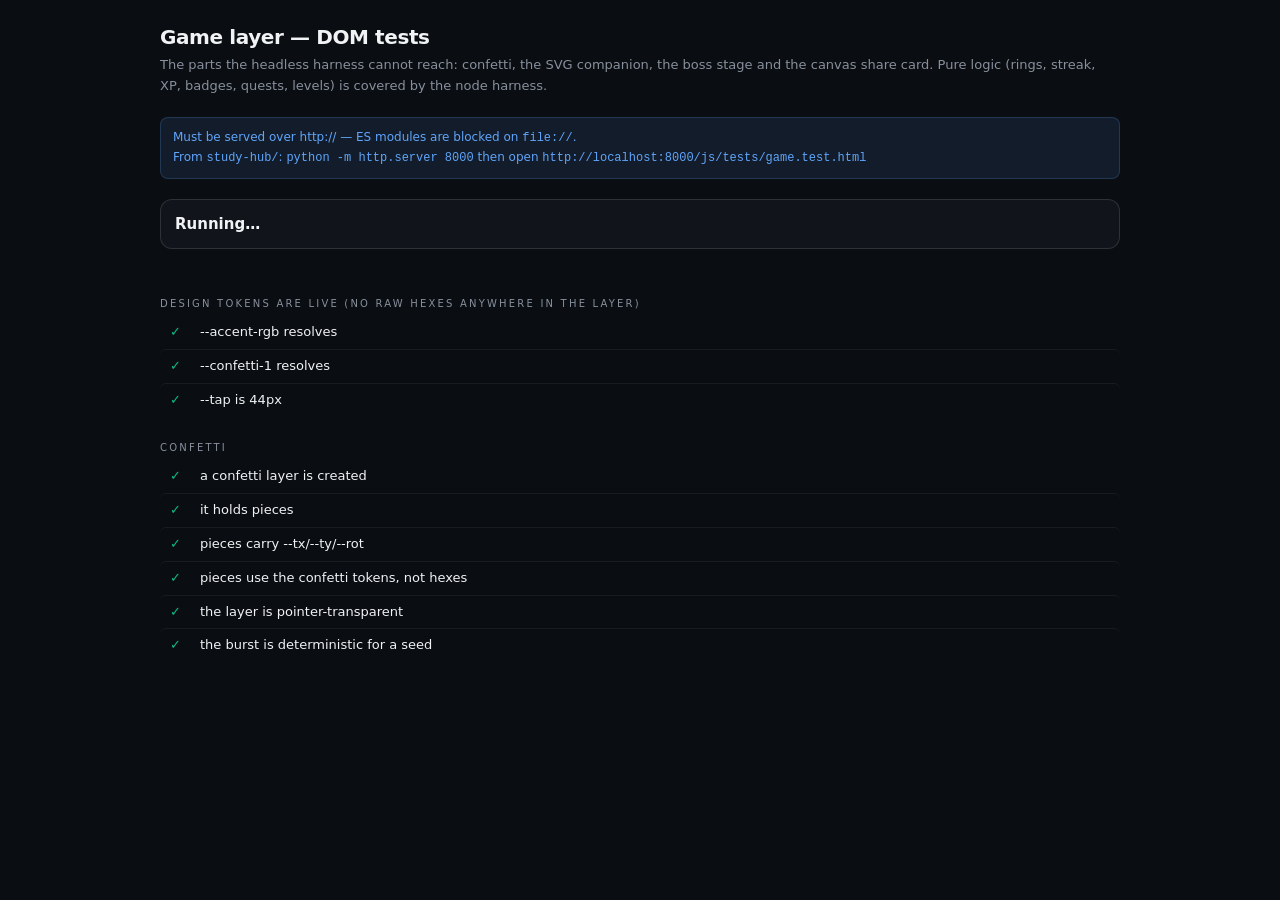
<file: js/tests/game.test.html>
<!DOCTYPE html>
<html lang="en" data-theme="dark">
<head>
<meta charset="utf-8">
<meta name="viewport" content="width=device-width, initial-scale=1">
<title>game layer tests · Engram</title>
<link rel="stylesheet" href="../../theme.css">
<link rel="stylesheet" href="../../css/components.css">
<style>
  body {
    margin: 0; padding: 24px 16px 64px;
    font-family: var(--font-sans); font-size: var(--fs-body); line-height: var(--lh-body);
    background: var(--bg); color: var(--fg);
  }
  main { max-width: 960px; margin: 0 auto; }
  h1 { font-size: var(--fs-title-lg); font-weight: var(--fw-semibold); letter-spacing: -.02em; margin: 0 0 4px; }
  .sub { color: var(--fg-muted); margin: 0 0 20px; }
  .note {
    padding: 10px 12px; border-radius: var(--r-lg); margin-bottom: 20px; font-size: var(--fs-caption);
    background: var(--info-bg); border: 1px solid var(--info-bd); color: var(--info);
  }
  #summary {
    position: sticky; top: 0; z-index: 2; display: flex; gap: 16px; align-items: center;
    padding: 12px 14px; margin-bottom: 16px; border-radius: var(--r-xl);
    background: var(--surface); border: 1px solid var(--border-strong);
    font-size: 15px; font-weight: var(--fw-semibold);
  }
  .ok { color: var(--good); } .bad { color: var(--bad); }
  h2 {
    font-size: var(--fs-eyebrow); text-transform: uppercase; letter-spacing: var(--tr-eyebrow);
    color: var(--fg-muted); margin: 24px 0 6px; font-weight: var(--fw-medium);
  }
  .case { display: grid; grid-template-columns: 22px 1fr; gap: 8px; padding: 6px 10px; border-radius: var(--r-md); }
  .case + .case { border-top: 1px solid var(--hairline); }
  .case[data-r="fail"] { background: var(--bad-bg); }
  .detail { font-family: var(--font-mono); font-size: var(--fs-meta); color: var(--fg-muted); white-space: pre-wrap; overflow-wrap: anywhere; }
  .demos { display: flex; flex-wrap: wrap; gap: 16px; align-items: flex-start; margin: 16px 0 32px; }
  .demo { padding: 12px; border-radius: var(--r-xl); background: var(--surface); border: 1px solid var(--border); }
  .demo h3 { margin: 0 0 8px; font-size: var(--fs-meta); color: var(--fg-muted); text-transform: uppercase; letter-spacing: var(--tr-micro); font-weight: var(--fw-medium); }
</style>
</head>
<body>
<main>
  <h1>Game layer — DOM tests</h1>
  <p class="sub">The parts the headless harness cannot reach: confetti, the SVG companion, the boss stage and the canvas share card. Pure logic (rings, streak, XP, badges, quests, levels) is covered by the node harness.</p>

  <div class="note">
    Must be served over http:// — ES modules are blocked on <code>file://</code>.<br>
    From <code>study-hub/</code>: <code>python -m http.server 8000</code> then open
    <code>http://localhost:8000/js/tests/game.test.html</code>
  </div>

  <div id="summary">Running…</div>
  <div class="demos" id="demos"></div>
  <div id="out"></div>
</main>

<script type="module">
import { store, KEYS } from '../store.js';
import * as game from '../game.js';
import * as pet from '../pet.js';
import * as boss from '../boss.js';
import * as sounds from '../sounds.js';
import * as shareImage from '../share-image.js';
import { installIconSprite } from '../dom.js';

const out = document.getElementById('out');
const demos = document.getElementById('demos');
let pass = 0, fail = 0;

function section(name) {
  const h = document.createElement('h2');
  h.textContent = name;
  out.appendChild(h);
}
function ok(name, cond, detail) {
  const row = document.createElement('div');
  row.className = 'case';
  row.dataset.r = cond ? 'pass' : 'fail';
  const mark = document.createElement('span');
  mark.className = cond ? 'ok' : 'bad';
  mark.textContent = cond ? '✓' : '✕';
  const body = document.createElement('div');
  const t = document.createElement('div');
  t.textContent = name;
  body.appendChild(t);
  if (!cond && detail !== undefined) {
    const d = document.createElement('div');
    d.className = 'detail';
    try { d.textContent = JSON.stringify(detail); } catch (_) { d.textContent = String(detail); }
    body.appendChild(d);
  }
  row.append(mark, body);
  out.appendChild(row);
  if (cond) pass += 1; else fail += 1;
}
function demo(title, node) {
  const box = document.createElement('div');
  box.className = 'demo';
  const h = document.createElement('h3');
  h.textContent = title;
  box.append(h, node);
  demos.appendChild(box);
}
const sleep = (ms) => new Promise((r) => setTimeout(r, ms));

await installIconSprite('../../assets/icons.svg');
store.resetAll('I understand this deletes local progress');

/* ---------------------------------------------------------------- tokens */
section('Design tokens are live (no raw hexes anywhere in the layer)');
{
  const cs = getComputedStyle(document.documentElement);
  ok('--accent-rgb resolves', cs.getPropertyValue('--accent-rgb').trim().length > 0);
  ok('--confetti-1 resolves', cs.getPropertyValue('--confetti-1').trim().length > 0);
  ok('--tap is 44px', cs.getPropertyValue('--tap').trim() === '44px', cs.getPropertyValue('--tap'));
}

/* -------------------------------------------------------------- confetti */
section('Confetti');
{
  const layer = game.confetti({ seed: 'test' });
  const reduced = matchMedia('(prefers-reduced-motion: reduce)').matches;
  if (reduced) {
    ok('reduced motion suppresses confetti entirely', layer === null);
  } else {
    ok('a confetti layer is created', !!layer && layer.classList.contains('confetti-layer'));
    ok('it holds pieces', layer.children.length >= 6, layer && layer.children.length);
    ok('pieces carry --tx/--ty/--rot', !!layer && layer.firstChild.style.getPropertyValue('--tx').length > 0);
    ok('pieces use the confetti tokens, not hexes',
      !!layer && /var\(--confetti-/.test(layer.firstChild.getAttribute('style') || ''));
    ok('the layer is pointer-transparent', !!layer && getComputedStyle(layer).pointerEvents === 'none');
    const seedA = game.confetti({ seed: 'same' });
    const seedB = game.confetti({ seed: 'same' });
    ok('the burst is deterministic for a seed',
      seedA.firstChild.getAttribute('style') === seedB.firstChild.getAttribute('style'));
    seedA.remove(); seedB.remove();
  }
  await sleep(1300);
  ok('the layer cleans itself up', document.querySelectorAll('.confetti-layer').length === 0,
    document.querySelectorAll('.confetti-layer').length);
}

/* --------------------------------------------------------- celebration */
section('Celebration event');
{
  let got = null;
  const onWin = (e) => { got = e.detail; };
  window.addEventListener('engram:celebration', onWin);
  let viaEmitter = null;
  const off = game.on('celebration', (d) => { viaEmitter = d; });
  game.celebrate({ kind: 'test', label: 'Ring closed', body: '3 of 3 done.' });
  ok('window CustomEvent engram:celebration fires', !!got && got.label === 'Ring closed', got);
  ok('the detail carries kind + label + body', !!got && got.kind === 'test' && got.body === '3 of 3 done.');
  ok('the game emitter fires too', !!viaEmitter && viaEmitter.label === 'Ring closed');
  window.removeEventListener('engram:celebration', onWin);
  off();
  document.querySelectorAll('.confetti-layer').forEach((n) => n.remove());
}

/* -------------------------------------------------------------- the pet */
section('Companion');
{
  for (const [nights, expect] of [[0, 1], [12, 2], [40, 3]]) {
    store.set(KEYS.STREAK, { count: 1, longest: 1, lastDay: game.getStreak().lastDay, freezes: 2, lifetimeDays: nights });
    const st = game.getPetState();
    ok('stage ' + expect + ' at ' + nights + ' lifetime nights', st.stage === expect, st.stage);
    const svg = pet.renderPetSVG(st, { size: 64 });
    ok('stage ' + expect + ' renders an <svg>', svg.tagName.toLowerCase() === 'svg');
    ok('stage ' + expect + ' has a label', (svg.getAttribute('aria-label') || '').length > 0);
    ok('stage ' + expect + ' uses token fills only',
      !/#[0-9a-f]{3,8}/i.test(svg.outerHTML), (svg.outerHTML.match(/#[0-9a-f]{3,8}/i) || [])[0]);
    demo('Stage ' + expect + ' (' + st.stageName + ') · awake', pet.renderPetSVG(
      Object.assign({}, st, { sleepy: false, mood: 'awake' }), { size: 64 }));
    demo('Stage ' + expect + ' · rings closed', pet.renderPetSVG(
      Object.assign({}, st, { sleepy: false, mood: 'bright' }), { size: 64 }));
  }
  const sleepy = pet.renderPetSVG({ stage: 2, sleepy: true, mood: 'sleepy', name: 'Ember', stageName: 'Ember' }, { size: 64 });
  ok('the sleepy state draws dozing marks', /pet-zzz|M45,16/.test(sleepy.outerHTML));
  ok('nothing in the companion says it is dying or hungry',
    !/(die|dead|hungry|starv|sad)/i.test(sleepy.outerHTML));
  demo('Sleepy', sleepy);

  const mount = game.getPetMount({ size: 56 });
  document.body.appendChild(mount);
  await sleep(80);
  ok('getPetMount() fills asynchronously', mount.querySelector('svg') !== null);
  ok('the mount carries the caption text', (mount.textContent || '').length > 0);
  const slotHeight = parseFloat(getComputedStyle(mount).minHeight);
  ok('the pet slot respects the 44px touch floor', slotHeight >= 44, slotHeight);
  game.destroyPetMount(mount);
  mount.remove();
}

/* ------------------------------------------------------------ boss stage */
section('Boss stage');
{
  const detail = {
    subject: 'Physics',
    marksEarned: 52,
    marksTotal: 75,
    durationSec: 9600,
    perQuestion: [
      { n: 1, label: 'Q1', marks: 1, marksTotal: 1, group: 'A' },
      { n: 2, label: 'Q2', marks: 0, marksTotal: 1, group: 'A' },
      { n: 3, label: 'Q12', marks: 3, marksTotal: 5, group: 'B' },
      { n: 4, label: 'Q20', marks: 4, marksTotal: 8, group: 'C' },
    ],
  };
  window.dispatchEvent(new CustomEvent('engram:mock-completed', { detail }));
  await sleep(400);
  const modal = document.querySelector('.modal.boss-stage');
  ok('the stage opens on engram:mock-completed', !!modal);
  ok('it is a labelled dialog', !!modal && modal.getAttribute('role') === 'dialog' && modal.getAttribute('aria-modal') === 'true');
  ok('it is recoloured by subject', !!modal && modal.dataset.subject === 'physics', modal && modal.dataset.subject);
  ok('the accent actually changed', !!modal && getComputedStyle(modal).getPropertyValue('--accent').trim()
    === getComputedStyle(document.documentElement).getPropertyValue('--sub-physics').trim());
  ok('boss HP is the paper total', !!modal && /75/.test(modal.textContent));
  ok('marks landed are shown as a fraction', !!modal && /52/.test(modal.textContent));
  ok('the A+ line is named', !!modal && /A\+ line/.test(modal.textContent));
  ok('where the marks went is itemised', !!modal && /Where the marks went/.test(modal.textContent));
  ok('loot dropped', !!modal && /Loot/.test(modal.textContent));
  ok('XP is explained as sit-the-paper, not marks',
    !!modal && /XP is for sitting the paper/.test(modal.textContent));
  ok('no vague praise on the stage',
    !!modal && !/(great|awesome|amazing|well done|good job)/i.test(modal.textContent));
  ok('a scrim is behind it', !!document.querySelector('.scrim'));
  ok('the paper was credited as drill work', game.getRings().drill.done > 0, game.getRings().drill);
  ok('the timed-paper badge fired', game.getBadges().find((b) => b.id === 'first-paper').earned);

  await sleep(1400);
  document.dispatchEvent(new KeyboardEvent('keydown', { key: 'Escape', bubbles: true }));
  await sleep(50);
  ok('Escape closes the stage', document.querySelector('.modal.boss-stage') === null);
  ok('the scrim goes with it', document.querySelector('.scrim') === null);
  document.querySelectorAll('.confetti-layer').forEach((n) => n.remove());
}

/* ----------------------------------------------------------- share cards */
section('Share cards');
{
  const spec = shareImage.mockCard({ subject: 'Chemistry', marksEarned: 58, marksTotal: 75, delta: 11 });
  const canvas = shareImage.drawCard(spec);
  ok('a 1080x1350 canvas is produced', canvas.width === 1080 && canvas.height === 1350);
  const ctx = canvas.getContext('2d');
  const px = ctx.getImageData(canvas.width / 2, canvas.height / 2, 1, 1).data;
  ok('the card is actually painted', px[3] === 255, Array.from(px));
  const corner = ctx.getImageData(20, 20, 1, 1).data;
  ok('the background is the theme background, not white', corner[0] < 80 && corner[1] < 80, Array.from(corner));

  const rendered = await shareImage.renderShareCard(spec);
  ok('a PNG blob comes back', !!rendered.blob && rendered.blob.type === 'image/png', rendered.blob && rendered.blob.type);
  ok('the blob has bytes', !!rendered.blob && rendered.blob.size > 2000, rendered.blob && rendered.blob.size);
  ok('the filename is sensible', rendered.filename === 'engram-mock.png', rendered.filename);

  const img = document.createElement('img');
  img.src = URL.createObjectURL(rendered.blob);
  img.style.width = '216px';
  img.style.borderRadius = '8px';
  img.alt = 'Mock result share card';
  demo('Share card · mock', img);

  const streakPng = await shareImage.renderShareCard(shareImage.streakCard({ current: 14, lifetime: 41 }));
  const img2 = document.createElement('img');
  img2.src = URL.createObjectURL(streakPng.blob);
  img2.style.width = '216px';
  img2.style.borderRadius = '8px';
  img2.alt = 'Streak share card';
  demo('Share card · streak', img2);
}

/* ---------------------------------------------------------------- sounds */
section('Sounds');
{
  ok('the five required cues exist',
    ['correct', 'wrong', 'streak', 'confetti', 'boss-hit'].every((n) => sounds.CUE_NAMES.includes(n)));
  ok('cue() never throws before a gesture', (() => { try { sounds.cue('correct'); return true; } catch (_) { return false; } })());
  ok('an unknown cue is a no-op', sounds.play('does-not-exist') === false);
  sounds.setMuted(true);
  ok('muting disables playback', sounds.play('correct') === false);
  sounds.setMuted(false);
}

/* ----------------------------------------------------------------- icons */
section('Every icon the layer names exists in the sprite');
{
  const names = new Set();
  for (const b of game.getBadges()) names.add(b.icon);
  for (const k of game.RING_KINDS) names.add(game.RING_META[k].icon);
  for (const q of game.getQuests().items) names.add(q.icon);
  for (const key of Object.keys(boss.BOSSES)) names.add(boss.BOSSES[key].icon);
  names.add('zap'); names.add('crown'); names.add('trophy');
  for (const n of names) {
    ok('sprite has #' + n, document.getElementById(n) !== null);
  }
}

store.resetAll('I understand this deletes local progress');

const summary = document.getElementById('summary');
summary.textContent = '';
const s1 = document.createElement('span');
s1.className = fail ? 'bad' : 'ok';
s1.textContent = fail ? 'FAIL' : 'ALL PASS';
const s2 = document.createElement('span');
s2.textContent = pass + ' passed · ' + fail + ' failed';
summary.append(s1, s2);
document.title = (fail ? '✕ ' : '✓ ') + pass + '/' + (pass + fail) + ' · game layer tests';
</script>
</body>
</html>
</file>
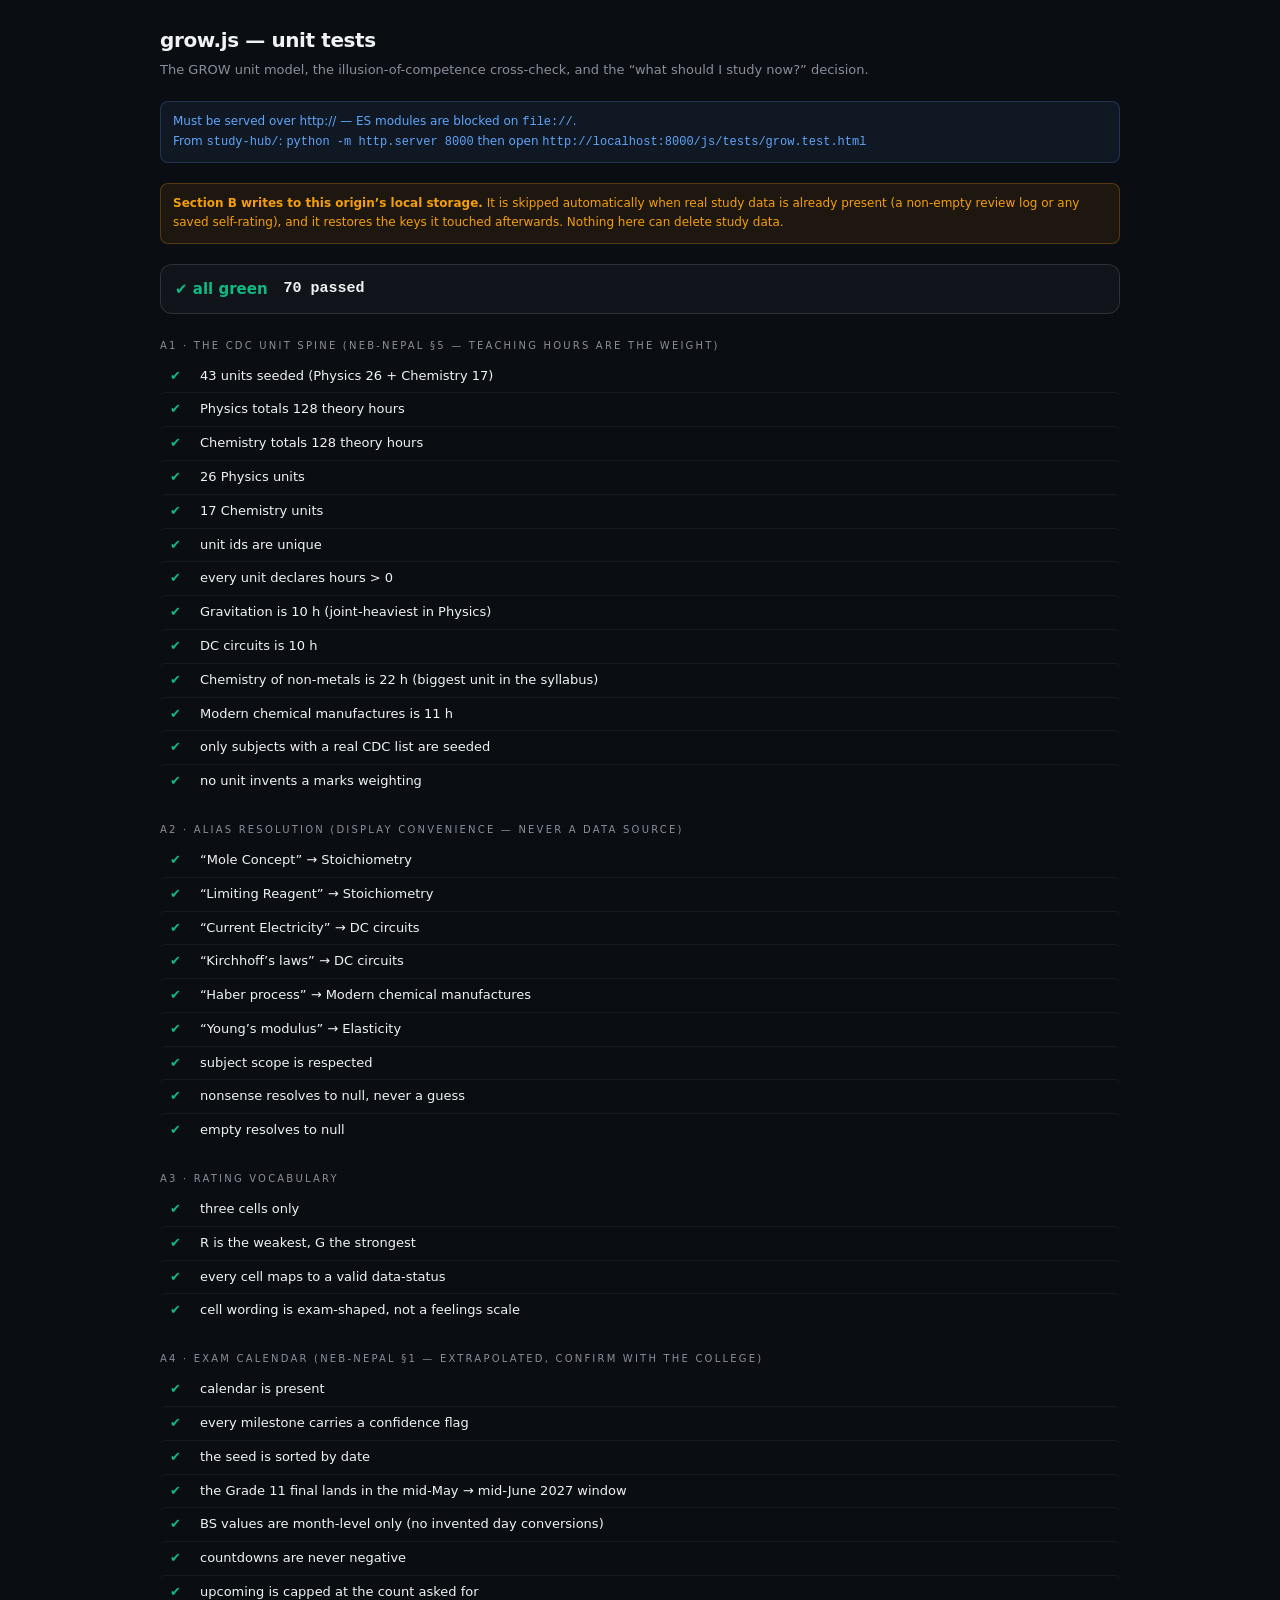
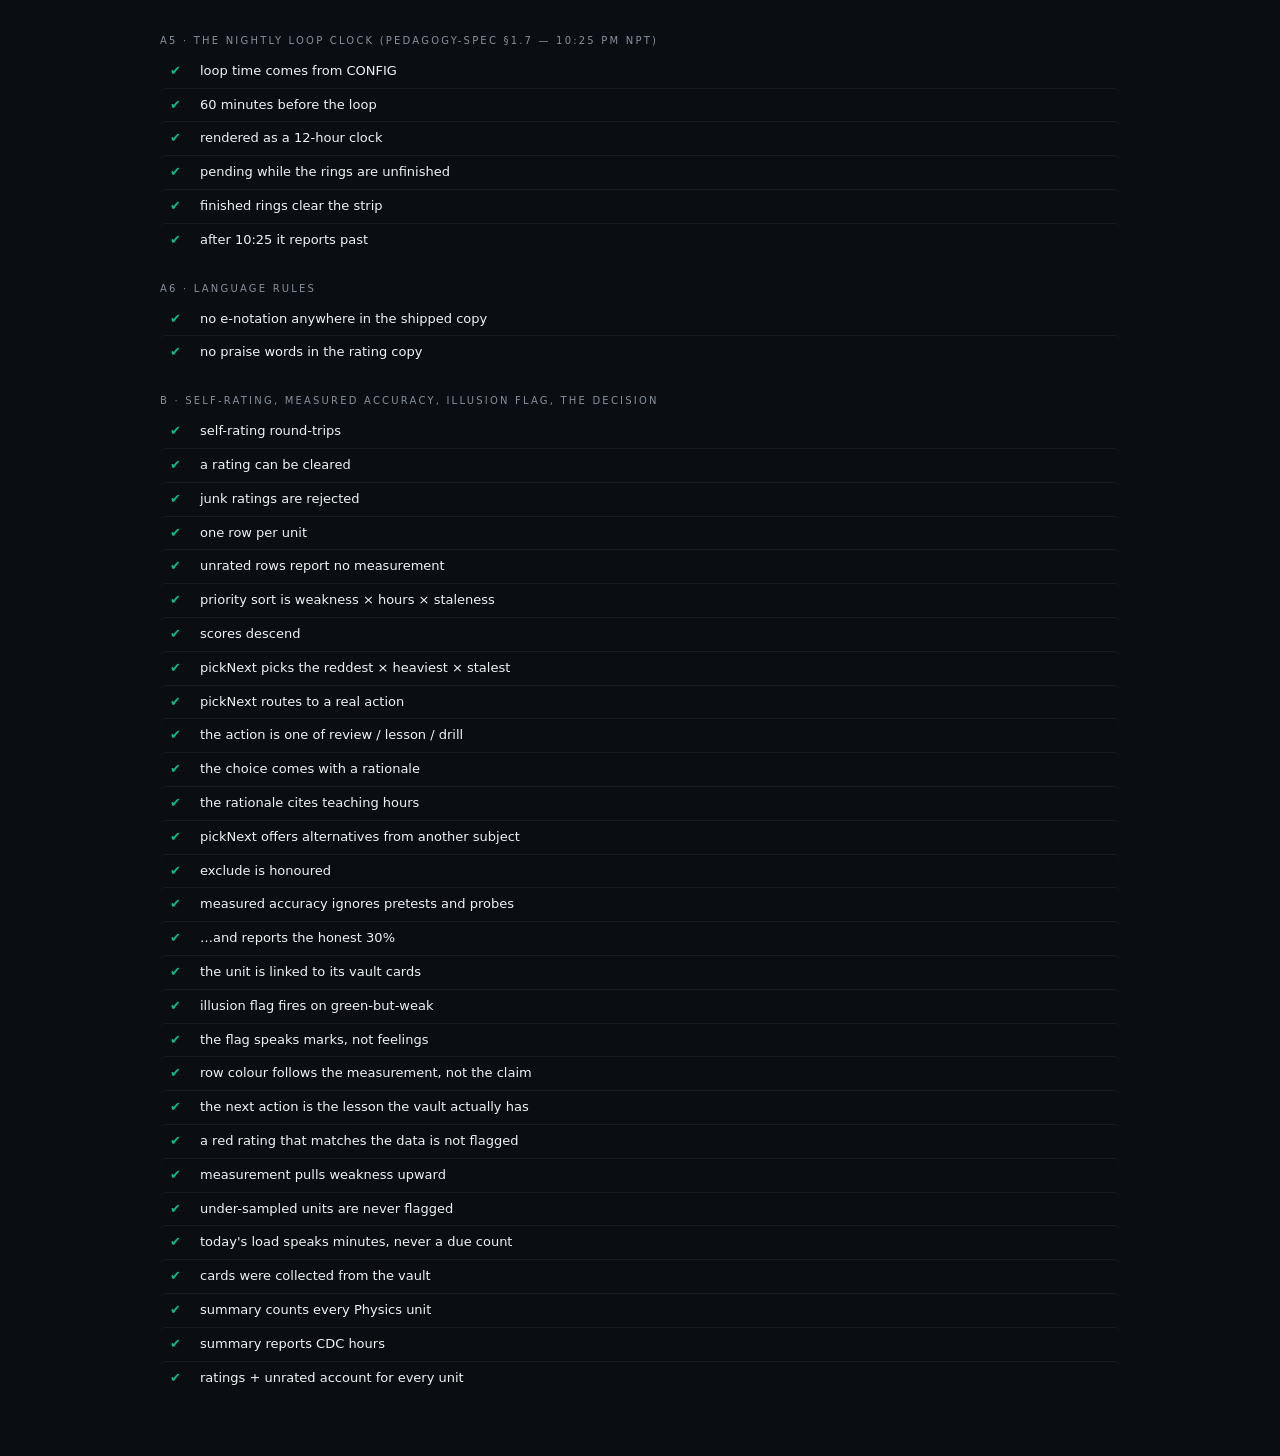
<file: js/tests/grow.test.html>
<!DOCTYPE html>
<html lang="en" data-theme="dark">
<head>
<meta charset="utf-8">
<meta name="viewport" content="width=device-width, initial-scale=1">
<title>grow.js unit tests · Engram</title>
<style>
  :root { color-scheme: dark; }
  body {
    margin: 0; padding: 24px 16px 64px;
    font: 13px/1.6 ui-sans-serif, system-ui, -apple-system, "Segoe UI", Roboto, sans-serif;
    background: #0a0d12; color: #f0f2f4;
  }
  main { max-width: 960px; margin: 0 auto; }
  h1 { font-size: 20px; font-weight: 600; letter-spacing: -.02em; margin: 0 0 4px; }
  .sub { color: #87909c; margin: 0 0 20px; }
  .note {
    padding: 10px 12px; border-radius: 8px; margin-bottom: 20px; font-size: 12px;
    background: rgb(96 165 250 / .08); border: 1px solid rgb(96 165 250 / .2); color: #60a5fa;
  }
  .note.warn { background: rgb(245 158 11 / .08); border-color: rgb(245 158 11 / .25); color: #f59e0b; }
  #summary {
    position: sticky; top: 0; z-index: 2; display: flex; gap: 16px; align-items: center; flex-wrap: wrap;
    padding: 12px 14px; margin-bottom: 16px; border-radius: 12px;
    background: #11151b; border: 1px solid rgb(255 255 255 / .12);
    font-size: 15px; font-weight: 600;
  }
  #summary .n { font-family: ui-monospace, SFMono-Regular, Menlo, Consolas, monospace; font-variant-numeric: tabular-nums; }
  .ok { color: #10b981; } .bad { color: #ef4444; } .skip { color: #f59e0b; }
  h2 {
    font-size: 10px; text-transform: uppercase; letter-spacing: .22em;
    color: #87909c; margin: 24px 0 6px; font-weight: 500;
  }
  .case {
    display: grid; grid-template-columns: 22px 1fr; gap: 8px; align-items: start;
    padding: 6px 10px; border-radius: 6px;
  }
  .case + .case { border-top: 1px solid rgb(255 255 255 / .06); }
  .case[data-r="fail"] { background: rgb(239 68 68 / .08); }
  .case .mark { font-weight: 700; }
  .case .detail {
    font-family: ui-monospace, SFMono-Regular, Menlo, Consolas, monospace;
    font-size: 11px; color: #87909c; white-space: pre-wrap; overflow-wrap: anywhere; margin-top: 2px;
  }
</style>
</head>
<body>
<main>
  <h1>grow.js — unit tests</h1>
  <p class="sub">The GROW unit model, the illusion-of-competence cross-check, and the “what should I study now?” decision.</p>

  <div class="note">
    Must be served over http:// — ES modules are blocked on <code>file://</code>.<br>
    From <code>study-hub/</code>: <code>python -m http.server 8000</code> then open
    <code>http://localhost:8000/js/tests/grow.test.html</code>
  </div>

  <div class="note warn">
    <strong>Section B writes to this origin’s local storage.</strong> It is skipped automatically
    when real study data is already present (a non-empty review log or any saved self-rating),
    and it restores the keys it touched afterwards. Nothing here can delete study data.
  </div>

  <div id="summary">Running…</div>
  <div id="out"></div>
</main>

<script type="module">
import {
  CDC_UNITS, GROW_SUBJECTS, SUBJECT_HOURS, RATING_META, GROW_RATINGS,
  MEASURED_MIN_REVIEWS, EXAM_CALENDAR_SEED, NIGHTLY_LOOP_TIME,
  getUnits, getUnit, resolveUnitId, getSelfRating, setSelfRating,
  buildRows, growSummary, pickNext, actionFor, todayLoad, allCards,
  getExamCalendar, upcomingExams, nightlyLoopState, invalidate,
} from '../grow.js';
import { store, KEYS } from '../store.js';
import { initVault } from '../vault.js';

/* ---------------------------------------------------------------- harness */
const out = document.getElementById('out');
let pass = 0, fail = 0, skip = 0;

function section(title) {
  const h = document.createElement('h2');
  h.textContent = title;
  out.appendChild(h);
}
function record(result, name, detail) {
  if (result === 'pass') pass += 1; else if (result === 'fail') fail += 1; else skip += 1;
  const row = document.createElement('div');
  row.className = 'case';
  row.dataset.r = result;
  const mark = document.createElement('span');
  mark.className = 'mark ' + (result === 'pass' ? 'ok' : result === 'fail' ? 'bad' : 'skip');
  mark.textContent = result === 'pass' ? '✔' : result === 'fail' ? '✘' : '–';
  const body = document.createElement('div');
  body.textContent = name;
  if (detail !== undefined) {
    const d = document.createElement('div');
    d.className = 'detail';
    d.textContent = typeof detail === 'string' ? detail : JSON.stringify(detail);
    body.appendChild(d);
  }
  row.append(mark, body);
  out.appendChild(row);
}
const ok = (name, cond, detail) => record(cond ? 'pass' : 'fail', name, cond ? undefined : detail);
const eq = (name, a, b) => record(Object.is(a, b) ? 'pass' : 'fail', name,
  Object.is(a, b) ? undefined : 'got ' + JSON.stringify(a) + ', want ' + JSON.stringify(b));
const skipped = (name, why) => record('skip', name, why);

/* ============================================================ SECTION A
   Pure model — safe on any machine, touches no study data.
   ==================================================================== */

section('A1 · the CDC unit spine (neb-nepal §5 — teaching hours are the weight)');
eq('43 units seeded (Physics 26 + Chemistry 17)', CDC_UNITS.length, 43);
eq('Physics totals 128 theory hours', SUBJECT_HOURS.Physics, 128);
eq('Chemistry totals 128 theory hours', SUBJECT_HOURS.Chemistry, 128);
eq('26 Physics units', getUnits('Physics').length, 26);
eq('17 Chemistry units', getUnits('Chemistry').length, 17);
ok('unit ids are unique', new Set(CDC_UNITS.map((u) => u.id)).size === CDC_UNITS.length);
ok('every unit declares hours > 0', CDC_UNITS.every((u) => u.hours > 0));
eq('Gravitation is 10 h (joint-heaviest in Physics)', getUnit('phy-gravitation').hours, 10);
eq('DC circuits is 10 h', getUnit('phy-dc-circuits').hours, 10);
eq('Chemistry of non-metals is 22 h (biggest unit in the syllabus)', getUnit('chem-non-metals').hours, 22);
eq('Modern chemical manufactures is 11 h', getUnit('chem-modern-manufactures').hours, 11);
ok('only subjects with a real CDC list are seeded', GROW_SUBJECTS.join(',') === 'Physics,Chemistry',
  GROW_SUBJECTS.join(','));
ok('no unit invents a marks weighting', CDC_UNITS.every((u) => u.marks === undefined));

section('A2 · alias resolution (display convenience — never a data source)');
eq('“Mole Concept” → Stoichiometry', resolveUnitId('Mole Concept'), 'chem-stoichiometry');
eq('“Limiting Reagent” → Stoichiometry', resolveUnitId('Limiting Reagent'), 'chem-stoichiometry');
eq('“Current Electricity” → DC circuits', resolveUnitId('Current Electricity'), 'phy-dc-circuits');
eq('“Kirchhoff’s laws” → DC circuits', resolveUnitId("Kirchhoff's laws"), 'phy-dc-circuits');
eq('“Haber process” → Modern chemical manufactures', resolveUnitId('Haber process'), 'chem-modern-manufactures');
eq('“Young’s modulus” → Elasticity', resolveUnitId("Young's modulus"), 'phy-elasticity');
eq('subject scope is respected', resolveUnitId('Gravitation', 'Chemistry'), null);
eq('nonsense resolves to null, never a guess', resolveUnitId('qwertyuiop'), null);
eq('empty resolves to null', resolveUnitId(''), null);

section('A3 · rating vocabulary');
ok('three cells only', GROW_RATINGS.length === 3 && GROW_RATINGS.join('') === 'RYG');
ok('R is the weakest, G the strongest',
  RATING_META.R.weakness > RATING_META.Y.weakness && RATING_META.Y.weakness > RATING_META.G.weakness);
ok('every cell maps to a valid data-status',
  GROW_RATINGS.every((k) => ['lapsed', 'due-soon', 'mastered'].includes(RATING_META[k].status)));
ok('cell wording is exam-shaped, not a feelings scale',
  /marks/.test(RATING_META.R.meaning) && /book open/.test(RATING_META.Y.meaning) && /cold/.test(RATING_META.G.meaning));

section('A4 · exam calendar (neb-nepal §1 — extrapolated, confirm with the college)');
const cal = getExamCalendar();
ok('calendar is present', cal.length >= 1);
ok('every milestone carries a confidence flag',
  cal.every((m) => ['high', 'med', 'low'].includes(m.confidence)));
ok('the seed is sorted by date',
  EXAM_CALENDAR_SEED.every((m, i) => i === 0 || EXAM_CALENDAR_SEED[i - 1].ad <= m.ad));
ok('the Grade 11 final lands in the mid-May → mid-June 2027 window',
  /^2027-0[56]-/.test(EXAM_CALENDAR_SEED.find((m) => m.id === 'final').ad),
  EXAM_CALENDAR_SEED.find((m) => m.id === 'final').ad);
ok('BS values are month-level only (no invented day conversions)',
  EXAM_CALENDAR_SEED.every((m) => !m.bs || /^[A-Za-z]+ \d{4}$/.test(m.bs)));
const up = upcomingExams(3);
ok('countdowns are never negative', up.every((m) => m.days >= 0), up.map((m) => m.days));
ok('upcoming is capped at the count asked for', up.length <= 3);

section('A5 · the nightly loop clock (pedagogy-spec §1.7 — 10:25 PM NPT)');
eq('loop time comes from CONFIG', NIGHTLY_LOOP_TIME, '22:25');
const early = nightlyLoopState({ now: new Date(2026, 6, 26, 21, 25) });
eq('60 minutes before the loop', early.minutesAway, 60);
eq('rendered as a 12-hour clock', early.clock, '10:25 pm');
ok('pending while the rings are unfinished', early.pending && !early.past);
const later = nightlyLoopState({ now: new Date(2026, 6, 26, 23, 5), done: true });
ok('finished rings clear the strip', !later.pending);
ok('after 10:25 it reports past', later.past);

section('A6 · language rules');
const copy = JSON.stringify(CDC_UNITS) + JSON.stringify(EXAM_CALENDAR_SEED) +
  Object.values(RATING_META).map((m) => m.meaning).join(' ');
ok('no e-notation anywhere in the shipped copy', !/\d[eE][+-]?\d/.test(copy));
ok('no praise words in the rating copy', !/great|awesome|well done|good job/i.test(copy));

/* ============================================================ SECTION B
   Store-backed behaviour. Runs only on a machine with no study data yet.
   ==================================================================== */

const existingLog = store.reviewLogCount();
const existingGrow = Object.keys(store.get(KEYS.GROW, {}) || {}).length;
const existingSrs = Object.keys(store.get(KEYS.SRS, {}) || {}).length;
const safe = existingLog === 0 && existingGrow === 0 && existingSrs === 0;

section('B · self-rating, measured accuracy, illusion flag, the decision');

if (!safe) {
  const why = 'real study data present (review log ' + existingLog + ', ratings ' + existingGrow +
    ', cards ' + existingSrs + ') — Section B never writes over it. Run it in a private window, ' +
    'or use the node harness.';
  for (const name of [
    'self-rating round-trips', 'junk ratings are rejected', 'one row per unit',
    'priority sort is weakness × hours × staleness', 'pickNext routes to a real action',
    'pickNext offers alternatives from another subject', 'measured accuracy ignores pretests',
    'illusion flag fires on green-but-weak', 'row colour follows the measurement, not the claim',
    "today's load speaks minutes, never a due count",
  ]) skipped(name, why);
} else {
  const restore = {
    grow: store.get(KEYS.GROW, {}),
    srs: store.get(KEYS.SRS, {}),
    log: store.get(KEYS.REVIEW_LOG, []),
  };
  try {
    /* --- ratings ------------------------------------------------------- */
    ok('self-rating round-trips', setSelfRating('phy-gravitation', 'R') && getSelfRating('phy-gravitation') === 'R');
    setSelfRating('phy-gravitation', null);
    eq('a rating can be cleared', getSelfRating('phy-gravitation'), null);
    setSelfRating('phy-gravitation', 'PURPLE');
    eq('junk ratings are rejected', getSelfRating('phy-gravitation'), null);

    /* --- rows + sort ---------------------------------------------------- */
    let rows = buildRows();
    eq('one row per unit', rows.length, 43);
    ok('unrated rows report no measurement', rows.every((r) => r.measured === null));

    for (const u of CDC_UNITS) setSelfRating(u.id, 'G');
    setSelfRating('phy-elasticity', 'R');
    invalidate();
    rows = buildRows({ sort: 'priority' });
    ok('priority sort is weakness × hours × staleness', rows[0].unit.id === 'phy-elasticity',
      rows.slice(0, 3).map((r) => r.unit.id + ':' + r.score));
    ok('scores descend', rows.every((r, i) => i === 0 || rows[i - 1].score >= r.score));

    /* --- decision -------------------------------------------------------- */
    const d = pickNext();
    eq('pickNext picks the reddest × heaviest × stalest', d.unit.id, 'phy-elasticity');
    ok('pickNext routes to a real action', typeof d.action.route === 'string' && d.action.route.startsWith('#/'),
      d.action.route);
    ok('the action is one of review / lesson / drill',
      ['review', 'lesson', 'drill'].includes(d.action.kind), d.action.kind);
    ok('the choice comes with a rationale', /reason this is first/i.test(d.reason), d.reason);
    ok('the rationale cites teaching hours', /teaching hours/.test(d.reason), d.reason);
    ok('pickNext offers alternatives from another subject',
      d.alternatives.length === 2 && d.alternatives[0].unit.subject !== d.unit.subject,
      d.alternatives.map((a) => a.unit.id));
    ok('exclude is honoured', pickNext({ exclude: ['phy-elasticity'] }).unit.id !== 'phy-elasticity');

    /* --- measured accuracy + the cross-check ---------------------------- */
    initVault({
      schema: 2,
      topics: [{
        id: 'mole-concept', name: 'Mole Concept', subject: 'Chemistry', unit: 'Stoichiometry',
        flashcards: Array.from({ length: 10 }, (_, i) => ({ id: 'growtest-c' + i, q: 'q' + i, a: 'a' + i })),
        docs: [{ title: 'Lesson 1 — the mole', kind: 'lesson', url: 'assets/mole/0001-mole.html' }],
        notes: [], assets: [], mindmap: null,
      }],
    });
    invalidate();

    for (let i = 0; i < 10; i += 1) {
      store.appendReviewLog({ cardId: 'growtest-c' + i, rating: i < 3 ? 3 : 1, kind: 'review', elapsedMs: 4000 });
    }
    // pretests are "never displayed, never counted" (pedagogy-spec §1.0)
    for (let i = 0; i < 20; i += 1) {
      store.appendReviewLog({ cardId: 'growtest-c0', rating: 4, kind: 'pretest', elapsedMs: 800 });
    }
    // probes are Hermes-only diagnostics — excluded too
    store.appendReviewLog({ cardId: 'growtest-c0', rating: 4, kind: 'review', probe: true, elapsedMs: 800 });
    invalidate();

    const stoich = buildRows().find((r) => r.unit.id === 'chem-stoichiometry');
    eq('measured accuracy ignores pretests and probes', stoich.reviews, 10);
    eq('…and reports the honest 30%', Math.round(stoich.measured * 100), 30);
    ok('the unit is linked to its vault cards', stoich.cardCount === 10, stoich.cardCount);
    ok('illusion flag fires on green-but-weak',
      stoich.illusion && stoich.illusion.kind === 'overrated', stoich.illusion);
    ok('the flag speaks marks, not feelings', /marks go missing/.test(stoich.illusion.message));
    eq('row colour follows the measurement, not the claim', stoich.status, 'weak');
    ok('the next action is the lesson the vault actually has',
      actionFor(stoich).route.indexOf('#/lesson?topic=mole-concept') === 0, actionFor(stoich).route);

    setSelfRating('chem-stoichiometry', 'R');
    invalidate();
    const honest = buildRows().find((r) => r.unit.id === 'chem-stoichiometry');
    ok('a red rating that matches the data is not flagged', honest.illusion === null, honest.illusion);
    ok('measurement pulls weakness upward', honest.weakness > 0.8, honest.weakness);

    ok('under-sampled units are never flagged',
      buildRows().every((r) => !r.illusion || r.reviews >= MEASURED_MIN_REVIEWS));

    /* --- today's load ---------------------------------------------------- */
    const load = todayLoad();
    ok("today's load speaks minutes, never a due count", /minutes?$/.test(load.label), load.label);
    ok('cards were collected from the vault', allCards().length >= 10, allCards().length);

    /* --- summary --------------------------------------------------------- */
    const sum = growSummary('Physics');
    eq('summary counts every Physics unit', sum.total, 26);
    eq('summary reports CDC hours', sum.hours, 128);
    ok('ratings + unrated account for every unit', sum.R + sum.Y + sum.G + sum.unrated === sum.total);
  } finally {
    store.set(KEYS.GROW, restore.grow);
    store.set(KEYS.SRS, restore.srs);
    store.set(KEYS.REVIEW_LOG, restore.log);
    initVault(window.VAULT_DATA);
    invalidate();
  }
}

/* ------------------------------------------------------------- summary */
const summary = document.getElementById('summary');
summary.textContent = '';
const add = (cls, text) => {
  const span = document.createElement('span');
  span.className = cls;
  span.textContent = text;
  summary.appendChild(span);
};
add(fail ? 'bad' : 'ok', fail ? '✘ ' + fail + ' FAILING' : '✔ all green');
add('n', pass + ' passed');
if (fail) add('n bad', fail + ' failed');
if (skip) add('n skip', skip + ' skipped');
document.title = (fail ? '✘ ' + fail + ' failing' : '✔ ' + pass + ' passing') + ' · grow.js tests';
console.log('[grow.test] pass=' + pass + ' fail=' + fail + ' skip=' + skip);
</script>
</body>
</html>
</file>
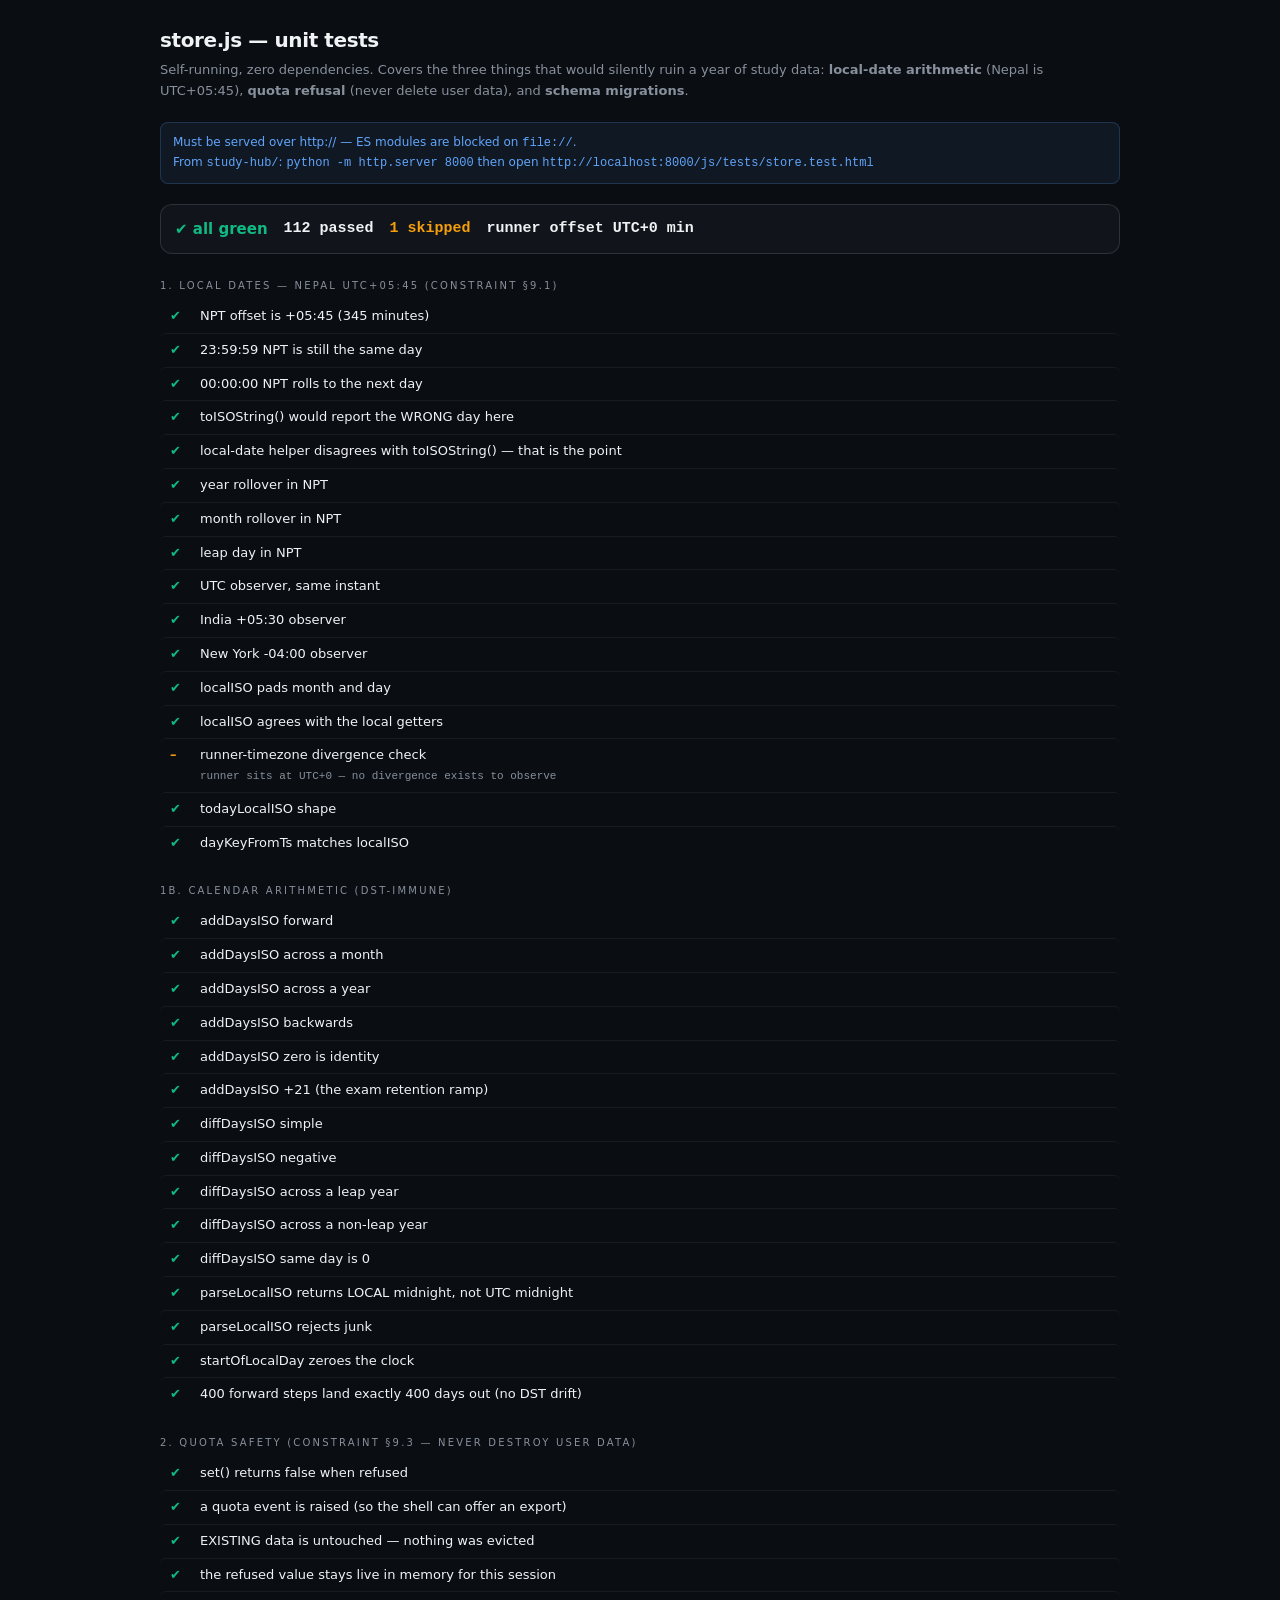
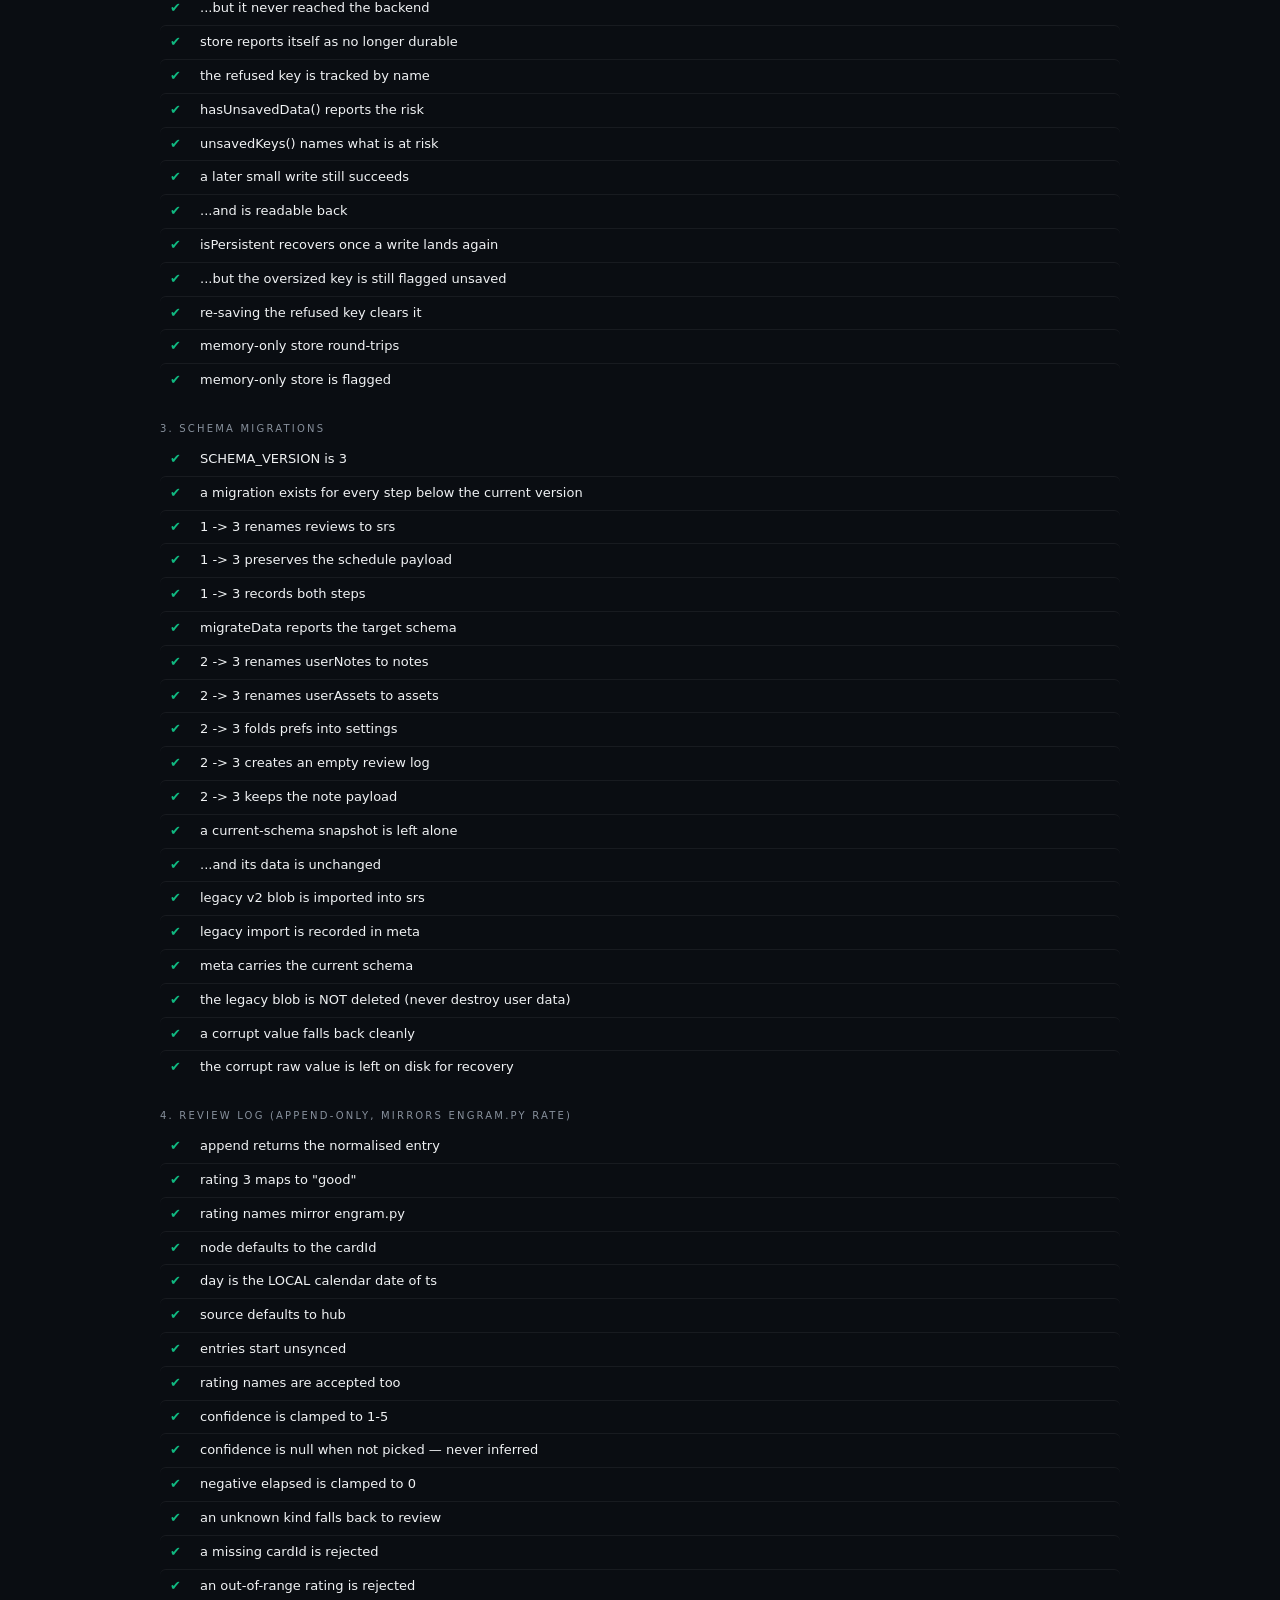
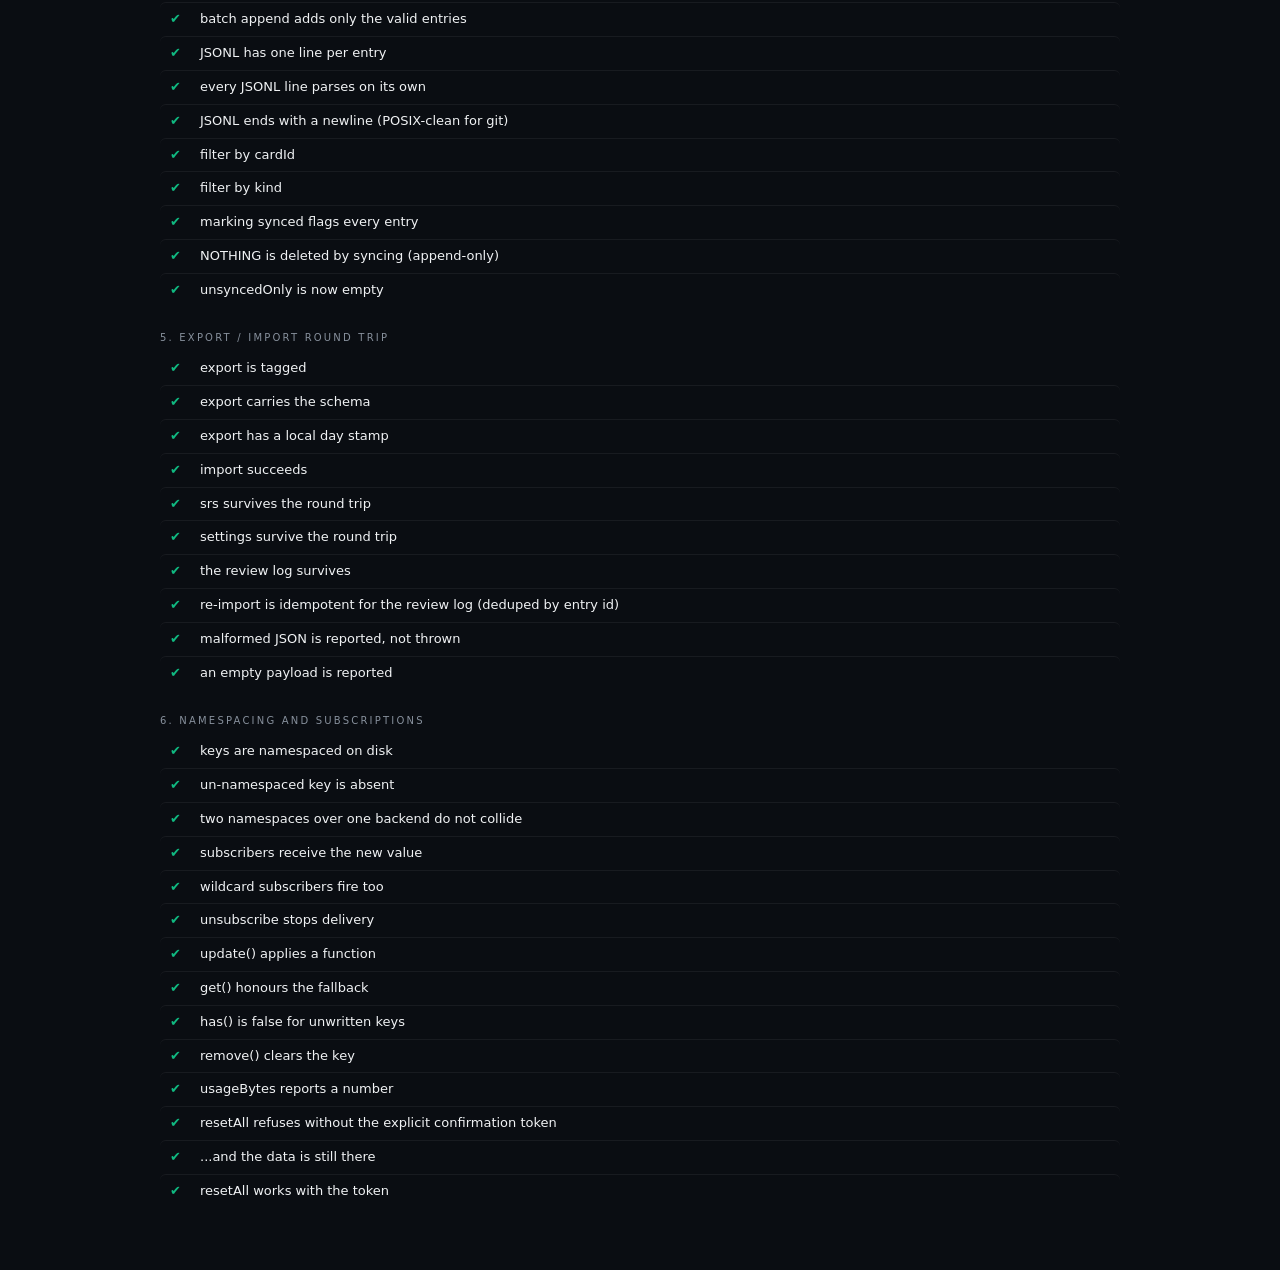
<file: js/tests/store.test.html>
<!DOCTYPE html>
<html lang="en" data-theme="dark">
<head>
<meta charset="utf-8">
<meta name="viewport" content="width=device-width, initial-scale=1">
<title>store.js unit tests · Engram</title>
<style>
  :root { color-scheme: dark; }
  body {
    margin: 0; padding: 24px 16px 64px;
    font: 13px/1.6 ui-sans-serif, system-ui, -apple-system, "Segoe UI", Roboto, sans-serif;
    background: #0a0d12; color: #f0f2f4;
  }
  main { max-width: 960px; margin: 0 auto; }
  h1 { font-size: 20px; font-weight: 600; letter-spacing: -.02em; margin: 0 0 4px; }
  .sub { color: #87909c; margin: 0 0 20px; }
  .note {
    padding: 10px 12px; border-radius: 8px; margin-bottom: 20px; font-size: 12px;
    background: rgb(96 165 250 / .08); border: 1px solid rgb(96 165 250 / .2); color: #60a5fa;
  }
  #summary {
    position: sticky; top: 0; z-index: 2; display: flex; gap: 16px; align-items: center;
    padding: 12px 14px; margin-bottom: 16px; border-radius: 12px;
    background: #11151b; border: 1px solid rgb(255 255 255 / .12);
    font-size: 15px; font-weight: 600;
  }
  #summary .n { font-family: ui-monospace, SFMono-Regular, Menlo, Consolas, monospace; font-variant-numeric: tabular-nums; }
  .ok { color: #10b981; } .bad { color: #ef4444; } .skip { color: #f59e0b; }
  h2 {
    font-size: 10px; text-transform: uppercase; letter-spacing: .22em;
    color: #87909c; margin: 24px 0 6px; font-weight: 500;
  }
  .case {
    display: grid; grid-template-columns: 22px 1fr; gap: 8px; align-items: start;
    padding: 6px 10px; border-radius: 6px;
  }
  .case + .case { border-top: 1px solid rgb(255 255 255 / .06); }
  .case[data-r="fail"] { background: rgb(239 68 68 / .08); }
  .case .mark { font-weight: 700; }
  .case .detail {
    font-family: ui-monospace, SFMono-Regular, Menlo, Consolas, monospace;
    font-size: 11px; color: #87909c; white-space: pre-wrap; overflow-wrap: anywhere; margin-top: 2px;
  }
</style>
</head>
<body>
<main>
  <h1>store.js — unit tests</h1>
  <p class="sub">Self-running, zero dependencies. Covers the three things that would silently ruin a year of study data: <strong>local-date arithmetic</strong> (Nepal is UTC+05:45), <strong>quota refusal</strong> (never delete user data), and <strong>schema migrations</strong>.</p>

  <div class="note">
    Must be served over http:// — ES modules are blocked on <code>file://</code>.<br>
    From <code>study-hub/</code>: <code>python -m http.server 8000</code> then open
    <code>http://localhost:8000/js/tests/store.test.html</code>
  </div>

  <div id="summary">Running…</div>
  <div id="out"></div>
</main>

<script type="module">
import {
  createStore, createMemoryBackend, migrateData, MIGRATIONS, SCHEMA_VERSION, KEYS,
  localISO, todayLocalISO, dayKeyFromTs, parseLocalISO, startOfLocalDay,
  addDaysISO, diffDaysISO, isoAtOffset, NPT_OFFSET_MINUTES, RATING_NAMES,
} from '../store.js';

/* ---------------------------------------------------------------- harness */
const out = document.getElementById('out');
let pass = 0, fail = 0, skip = 0;

function section(title) {
  const h = document.createElement('h2');
  h.textContent = title;
  out.appendChild(h);
}
function record(name, result, detail) {
  const row = document.createElement('div');
  row.className = 'case';
  row.dataset.r = result;
  const mark = document.createElement('span');
  mark.className = 'mark ' + (result === 'pass' ? 'ok' : result === 'fail' ? 'bad' : 'skip');
  mark.textContent = result === 'pass' ? '✔' : result === 'fail' ? '✘' : '–';
  const body = document.createElement('div');
  body.textContent = name;
  if (detail) {
    const d = document.createElement('div');
    d.className = 'detail';
    d.textContent = detail;
    body.appendChild(d);
  }
  row.append(mark, body);
  out.appendChild(row);
}
function eq(name, actual, expected) {
  const a = JSON.stringify(actual), e = JSON.stringify(expected);
  if (a === e) { pass++; record(name, 'pass'); }
  else { fail++; record(name, 'fail', 'expected: ' + e + '\n  actual: ' + a); }
}
function ok(name, cond, detail) {
  if (cond) { pass++; record(name, 'pass'); }
  else { fail++; record(name, 'fail', detail || ''); }
}
function skipped(name, why) { skip++; record(name, 'skip', why); }

/* =========================================================================
   1. LOCAL DATE ARITHMETIC — build-constraints §9.1
   Pinned to Nepal (UTC+05:45) with pure UTC maths, so these assertions hold
   on ANY machine regardless of the runner's own timezone.
   ====================================================================== */
section('1. Local dates — Nepal UTC+05:45 (constraint §9.1)');

const NPT = NPT_OFFSET_MINUTES;
eq('NPT offset is +05:45 (345 minutes)', NPT, 345);

// 18:15 UTC is exactly local midnight in Nepal.
const justBefore = Date.UTC(2026, 6, 26, 18, 14, 59);   // 26 Jul 23:59:59 NPT
const atMidnight = Date.UTC(2026, 6, 26, 18, 15, 0);    // 27 Jul 00:00:00 NPT
eq('23:59:59 NPT is still the same day', isoAtOffset(justBefore, NPT), '2026-07-26');
eq('00:00:00 NPT rolls to the next day', isoAtOffset(atMidnight, NPT), '2026-07-27');

// THE BUG THIS FILE EXISTS FOR: toISOString() answers in UTC, so at any
// instant between 18:15 and 24:00 UTC it reports YESTERDAY for a Nepali user.
const utcAnswer = new Date(atMidnight).toISOString().slice(0, 10);
eq('toISOString() would report the WRONG day here', utcAnswer, '2026-07-26');
ok('local-date helper disagrees with toISOString() — that is the point',
   isoAtOffset(atMidnight, NPT) !== utcAnswer,
   'if these ever match, the local-date logic has regressed to UTC');

// Year and month boundaries.
eq('year rollover in NPT', isoAtOffset(Date.UTC(2026, 11, 31, 18, 20), NPT), '2027-01-01');
eq('month rollover in NPT', isoAtOffset(Date.UTC(2026, 0, 31, 18, 30), NPT), '2026-02-01');
eq('leap day in NPT', isoAtOffset(Date.UTC(2028, 1, 28, 19, 0), NPT), '2028-02-29');

// Half-hour and 45-minute zones behave; UTC and a negative zone too.
eq('UTC observer, same instant', isoAtOffset(atMidnight, 0), '2026-07-26');
eq('India +05:30 observer', isoAtOffset(atMidnight, 330), '2026-07-26');
eq('New York -04:00 observer', isoAtOffset(atMidnight, -240), '2026-07-26');

// localISO() must be built from getFullYear/getMonth/getDate, never UTC.
const probe = new Date(2026, 0, 5, 0, 30, 0);          // 5 Jan, local, 00:30
eq('localISO pads month and day', localISO(probe), '2026-01-05');
eq('localISO agrees with the local getters', localISO(probe),
   probe.getFullYear() + '-' +
   String(probe.getMonth() + 1).padStart(2, '0') + '-' +
   String(probe.getDate()).padStart(2, '0'));

/* The divergence window depends on the sign of the offset:
     east of UTC (Nepal, +05:45) — local 00:00 to 05:45, i.e. AFTER MIDNIGHT.
                                   This is exactly when he studies: the 10:25 PM
                                   loop routinely runs past midnight, and a UTC
                                   day key would file that work under yesterday,
                                   breaking the streak and the daily caps.
     west of UTC                  — late evening local.
   Both are asserted against the runner's real timezone. */
const tzOffset = -new Date().getTimezoneOffset();       // minutes east of UTC
if (tzOffset > 0) {
  const afterMidnight = new Date(2026, 6, 27, 0, 30, 0);          // 00:30 local, 27 Jul
  ok('east-of-UTC runner: after midnight, toISOString would file work under YESTERDAY',
     localISO(afterMidnight) === '2026-07-27' &&
     afterMidnight.toISOString().slice(0, 10) === '2026-07-26',
     'runner offset ' + tzOffset + ' min; localISO=' + localISO(afterMidnight) +
     ' toISOString=' + afterMidnight.toISOString().slice(0, 10));
} else if (tzOffset < 0) {
  const lateEvening = new Date(2026, 6, 26, 23, 30, 0);           // 23:30 local, 26 Jul
  ok('west-of-UTC runner: late evening, toISOString would file work under TOMORROW',
     localISO(lateEvening) === '2026-07-26' &&
     lateEvening.toISOString().slice(0, 10) === '2026-07-27',
     'runner offset ' + tzOffset + ' min; localISO=' + localISO(lateEvening) +
     ' toISOString=' + lateEvening.toISOString().slice(0, 10));
} else {
  skipped('runner-timezone divergence check', 'runner sits at UTC+0 — no divergence exists to observe');
}

eq('todayLocalISO shape', /^\d{4}-\d{2}-\d{2}$/.test(todayLocalISO()), true);
eq('dayKeyFromTs matches localISO', dayKeyFromTs(probe.getTime()), localISO(probe));

section('1b. Calendar arithmetic (DST-immune)');
eq('addDaysISO forward', addDaysISO('2026-07-26', 1), '2026-07-27');
eq('addDaysISO across a month', addDaysISO('2026-07-31', 1), '2026-08-01');
eq('addDaysISO across a year', addDaysISO('2026-12-31', 1), '2027-01-01');
eq('addDaysISO backwards', addDaysISO('2026-01-01', -1), '2025-12-31');
eq('addDaysISO zero is identity', addDaysISO('2026-07-26', 0), '2026-07-26');
eq('addDaysISO +21 (the exam retention ramp)', addDaysISO('2027-05-01', 21), '2027-05-22');
eq('diffDaysISO simple', diffDaysISO('2026-07-26', '2026-07-29'), 3);
eq('diffDaysISO negative', diffDaysISO('2026-07-29', '2026-07-26'), -3);
eq('diffDaysISO across a leap year', diffDaysISO('2028-02-28', '2028-03-01'), 2);
eq('diffDaysISO across a non-leap year', diffDaysISO('2027-02-28', '2027-03-01'), 1);
eq('diffDaysISO same day is 0', diffDaysISO('2026-07-26', '2026-07-26'), 0);

const spring = parseLocalISO('2026-03-29');            // a European DST switch day
ok('parseLocalISO returns LOCAL midnight, not UTC midnight',
   spring && spring.getHours() === 0 && spring.getMinutes() === 0,
   'got ' + (spring && spring.toString()));
eq('parseLocalISO rejects junk', parseLocalISO('not-a-date'), null);
ok('startOfLocalDay zeroes the clock',
   startOfLocalDay(new Date(2026, 5, 5, 23, 59, 59)).getHours() === 0);

// A round trip of 400 days must never drift.
let cursor = '2026-01-01', drift = 0;
for (let i = 0; i < 400; i++) cursor = addDaysISO(cursor, 1);
drift = diffDaysISO('2026-01-01', cursor);
eq('400 forward steps land exactly 400 days out (no DST drift)', drift, 400);

/* =========================================================================
   2. QUOTA — build-constraints §9.3: REFUSE the write, never delete data
   ====================================================================== */
section('2. Quota safety (constraint §9.3 — never destroy user data)');

function quotaBackend(limitBytes) {
  const inner = createMemoryBackend();
  return {
    get length() { return inner.length; },
    key: (i) => inner.key(i),
    getItem: (k) => inner.getItem(k),
    removeItem: (k) => inner.removeItem(k),
    clear: () => inner.clear(),
    setItem(k, v) {
      if (String(v).length > limitBytes) {
        const err = new Error('The quota has been exceeded.');
        err.name = 'QuotaExceededError';
        err.code = 22;
        throw err;
      }
      inner.setItem(k, v);
    },
  };
}

{
  const backend = quotaBackend(400);
  const s = createStore({ backend, namespace: 'qtest' });
  s.set('precious', { notes: 'a year of work' });
  let quotaEvents = 0;
  s.on('quota', () => { quotaEvents++; });

  const big = { blob: 'x'.repeat(2000) };
  const accepted = s.set('huge', big);

  eq('set() returns false when refused', accepted, false);
  eq('a quota event is raised (so the shell can offer an export)', quotaEvents, 1);
  eq('EXISTING data is untouched — nothing was evicted', s.get('precious'), { notes: 'a year of work' });
  eq('the refused value stays live in memory for this session', s.get('huge'), big);
  eq('...but it never reached the backend', backend.getItem('qtest:huge'), null);
  eq('store reports itself as no longer durable', s.isPersistent, false);
  ok('the refused key is tracked by name', s.state.refusedKeys.has('huge'));

  eq('hasUnsavedData() reports the risk', s.hasUnsavedData(), true);
  eq('unsavedKeys() names what is at risk', s.unsavedKeys(), ['huge']);

  const smallOk = s.set('small', { a: 1 });
  eq('a later small write still succeeds', smallOk, true);
  eq('...and is readable back', s.get('small'), { a: 1 });
  // REGRESSION: one oversized value must not brand the store broken forever.
  eq('isPersistent recovers once a write lands again', s.isPersistent, true);
  eq('...but the oversized key is still flagged unsaved', s.unsavedKeys(), ['huge']);

  // Writing the same key successfully clears its risk flag.
  s.set('huge', { small: 'now' });
  eq('re-saving the refused key clears it', s.hasUnsavedData(), false);
}

{
  // A store with no localStorage at all must degrade, not throw.
  const s = createStore({ backend: createMemoryBackend(), namespace: 'memtest' });
  s.set('x', 42);
  eq('memory-only store round-trips', s.get('x'), 42);
  eq('memory-only store is flagged', s.isMemoryOnly, true);
}

/* =========================================================================
   3. MIGRATIONS
   ====================================================================== */
section('3. Schema migrations');

eq('SCHEMA_VERSION is 3', SCHEMA_VERSION, 3);
ok('a migration exists for every step below the current version',
   Object.keys(MIGRATIONS).every((k) => Number(k) < SCHEMA_VERSION) &&
   [...Array(SCHEMA_VERSION - 1).keys()].every((i) => typeof MIGRATIONS[i + 1] === 'function'),
   'have: ' + Object.keys(MIGRATIONS).join(', '));

{
  const v1 = { reviews: { card1: { ease: 2.5, due: '2026-07-26' } } };
  const r = migrateData(v1, 1);
  eq('1 -> 3 renames reviews to srs', Object.keys(r.data).sort(), ['reviewLog', 'srs']);
  eq('1 -> 3 preserves the schedule payload', r.data.srs.card1.ease, 2.5);
  eq('1 -> 3 records both steps', r.applied, ['1->2', '2->3']);
  eq('migrateData reports the target schema', r.schema, 3);
}

{
  const v2 = {
    reviews: { c: { reps: 4 } },
    userNotes: { chem: [{ title: 'n' }] },
    userAssets: { chem: [] },
    prefs: { dailyNew: 20, mode: 'recall', sound: true },
  };
  const r = migrateData(v2, 2);
  eq('2 -> 3 renames userNotes to notes', Boolean(r.data.notes && !r.data.userNotes), true);
  eq('2 -> 3 renames userAssets to assets', Boolean(r.data.assets && !r.data.userAssets), true);
  eq('2 -> 3 folds prefs into settings', r.data.settings.sounds, true);
  eq('2 -> 3 creates an empty review log', r.data.reviewLog, []);
  eq('2 -> 3 keeps the note payload', r.data.notes.chem[0].title, 'n');
}

{
  const already = migrateData({ srs: { a: 1 } }, SCHEMA_VERSION);
  eq('a current-schema snapshot is left alone', already.applied, []);
  eq('...and its data is unchanged', already.data, { srs: { a: 1 } });
}

{
  // Legacy blob living OUTSIDE our namespace must be imported on first boot.
  const backend = createMemoryBackend({
    'engram.hub.v2': JSON.stringify({ reviews: { legacyCard: { reps: 9 } }, prefs: { sound: false } }),
  });
  const s = createStore({ backend, namespace: 'legacytest' });
  eq('legacy v2 blob is imported into srs', s.get('srs').legacyCard.reps, 9);
  eq('legacy import is recorded in meta', s.get(KEYS.META).legacyImported, true);
  eq('meta carries the current schema', s.get(KEYS.META).schema, SCHEMA_VERSION);
  ok('the legacy blob is NOT deleted (never destroy user data)',
     backend.getItem('engram.hub.v2') !== null);
}

{
  // A corrupt value must not take the store down, and must not be erased.
  const backend = createMemoryBackend({ 'corrupt:bad': '{not json', 'corrupt:__meta': JSON.stringify({ schema: 3 }) });
  const s = createStore({ backend, namespace: 'corrupt' });
  eq('a corrupt value falls back cleanly', s.get('bad', 'fallback'), 'fallback');
  ok('the corrupt raw value is left on disk for recovery', backend.getItem('corrupt:bad') === '{not json');
}

/* =========================================================================
   4. REVIEW LOG — append-only, engram.py `rate` semantics
   ====================================================================== */
section('4. Review log (append-only, mirrors engram.py rate)');

{
  const s = createStore({ backend: createMemoryBackend(), namespace: 'rl' });

  const e1 = s.appendReviewLog({ cardId: 'abc123', rating: 3, elapsedMs: 4200, kind: 'review', confidence: 4 });
  ok('append returns the normalised entry', Boolean(e1 && e1.id));
  eq('rating 3 maps to "good"', e1.ratingName, 'good');
  eq('rating names mirror engram.py', RATING_NAMES, { 1: 'again', 2: 'hard', 3: 'good', 4: 'easy' });
  eq('node defaults to the cardId', e1.node, 'abc123');
  eq('day is the LOCAL calendar date of ts', e1.day, dayKeyFromTs(e1.ts));
  eq('source defaults to hub', e1.source, 'hub');
  eq('entries start unsynced', e1.synced, false);

  eq('rating names are accepted too', s.appendReviewLog({ cardId: 'x', rating: 'easy' }).rating, 4);
  eq('confidence is clamped to 1-5', s.appendReviewLog({ cardId: 'x', rating: 1, confidence: 9 }).confidence, 5);
  eq('confidence is null when not picked — never inferred',
     s.appendReviewLog({ cardId: 'x', rating: 1 }).confidence, null);
  eq('negative elapsed is clamped to 0', s.appendReviewLog({ cardId: 'x', rating: 2, elapsedMs: -5 }).elapsedMs, 0);
  eq('an unknown kind falls back to review', s.appendReviewLog({ cardId: 'x', rating: 2, kind: 'nonsense' }).kind, 'review');

  eq('a missing cardId is rejected', s.appendReviewLog({ rating: 3 }), null);
  eq('an out-of-range rating is rejected', s.appendReviewLog({ cardId: 'x', rating: 7 }), null);

  const countBefore = s.reviewLogCount();
  s.appendReviewLogBatch([{ cardId: 'b1', rating: 1 }, { cardId: 'b2', rating: 4 }, { bad: true }]);
  eq('batch append adds only the valid entries', s.reviewLogCount(), countBefore + 2);

  const jsonl = s.exportReviewLogJSONL();
  const lines = jsonl.trim().split('\n');
  eq('JSONL has one line per entry', lines.length, s.reviewLogCount());
  ok('every JSONL line parses on its own', lines.every((l) => { try { JSON.parse(l); return true; } catch (_) { return false; } }));
  ok('JSONL ends with a newline (POSIX-clean for git)', jsonl.endsWith('\n'));

  eq('filter by cardId', s.getReviewLog({ cardId: 'abc123' }).length, 1);
  eq('filter by kind', s.getReviewLog({ kind: 'review' }).length >= 1, true);

  const marked = s.markReviewLogSynced(Date.now());
  eq('marking synced flags every entry', marked, s.reviewLogCount());
  eq('NOTHING is deleted by syncing (append-only)', s.reviewLogCount(), countBefore + 2);
  eq('unsyncedOnly is now empty', s.getReviewLog({ unsyncedOnly: true }).length, 0);
}

/* =========================================================================
   5. EXPORT / IMPORT
   ====================================================================== */
section('5. Export / import round trip');

{
  const a = createStore({ backend: createMemoryBackend(), namespace: 'exp' });
  a.set('srs', { card1: { reps: 3 } });
  a.set('settings', { sounds: false, dailyMinutes: 30 });
  a.appendReviewLog({ cardId: 'card1', rating: 3, elapsedMs: 1000 });

  const dump = a.exportAllData();
  eq('export is tagged', dump.kind, 'engram-full-export');
  eq('export carries the schema', dump.schema, SCHEMA_VERSION);
  ok('export has a local day stamp', /^\d{4}-\d{2}-\d{2}$/.test(dump.exportedDay));

  const b = createStore({ backend: createMemoryBackend(), namespace: 'imp' });
  const report = b.importAllData(dump);
  eq('import succeeds', report.ok, true);
  eq('srs survives the round trip', b.get('srs'), { card1: { reps: 3 } });
  eq('settings survive the round trip', b.get('settings').dailyMinutes, 30);
  eq('the review log survives', b.reviewLogCount(), 1);

  // Re-importing the same file must not duplicate review entries.
  b.importAllData(JSON.stringify(dump));
  eq('re-import is idempotent for the review log (deduped by entry id)', b.reviewLogCount(), 1);

  eq('malformed JSON is reported, not thrown', b.importAllData('{oops').ok, false);
  eq('an empty payload is reported', b.importAllData(null).ok, false);
}

/* =========================================================================
   6. NAMESPACING + SUBSCRIPTIONS
   ====================================================================== */
section('6. Namespacing and subscriptions');

{
  const backend = createMemoryBackend();
  const s = createStore({ backend, namespace: 'nstest' });
  s.set('thing', 1);
  ok('keys are namespaced on disk', backend.getItem('nstest:thing') === '1');
  ok('un-namespaced key is absent', backend.getItem('thing') === null);

  const other = createStore({ backend, namespace: 'otherapp' });
  other.set('thing', 2);
  eq('two namespaces over one backend do not collide', s.get('thing'), 1);

  let seen = null, wildcard = 0;
  const off = s.subscribe('thing', (v) => { seen = v; });
  s.subscribe('*', () => { wildcard++; });
  s.set('thing', 99);
  eq('subscribers receive the new value', seen, 99);
  ok('wildcard subscribers fire too', wildcard >= 1);
  off();
  s.set('thing', 100);
  eq('unsubscribe stops delivery', seen, 99);

  eq('update() applies a function', s.update('counter', (n) => (n || 0) + 5, 0), 5);
  eq('get() honours the fallback', s.get('never-written', 'fb'), 'fb');
  eq('has() is false for unwritten keys', s.has('never-written'), false);
  s.remove('thing');
  eq('remove() clears the key', s.get('thing', null), null);
  ok('usageBytes reports a number', typeof s.usageBytes() === 'number');
}

{
  const s = createStore({ backend: createMemoryBackend(), namespace: 'reset' });
  s.set('a', 1);
  let threw = false;
  try { s.resetAll(); } catch (_) { threw = true; }
  ok('resetAll refuses without the explicit confirmation token', threw);
  eq('...and the data is still there', s.get('a'), 1);
  s.resetAll('I understand this deletes local progress');
  eq('resetAll works with the token', s.get('a', null), null);
}

/* ------------------------------------------------------------- summary */
const summary = document.getElementById('summary');
summary.textContent = '';
const add = (cls, text) => {
  const span = document.createElement('span');
  span.className = cls;
  span.textContent = text;
  summary.appendChild(span);
};
add(fail ? 'bad' : 'ok', fail ? '✘ ' + fail + ' FAILING' : '✔ all green');
add('n', pass + ' passed');
if (fail) add('n bad', fail + ' failed');
if (skip) add('n skip', skip + ' skipped');
add('n', 'runner offset UTC' + (-new Date().getTimezoneOffset() >= 0 ? '+' : '') + (-new Date().getTimezoneOffset()) + ' min');
document.title = (fail ? '✘ ' + fail + ' failing' : '✔ ' + pass + ' passing') + ' · store.js tests';
console.log('[store.test] pass=' + pass + ' fail=' + fail + ' skip=' + skip);
</script>
</body>
</html>
</file>
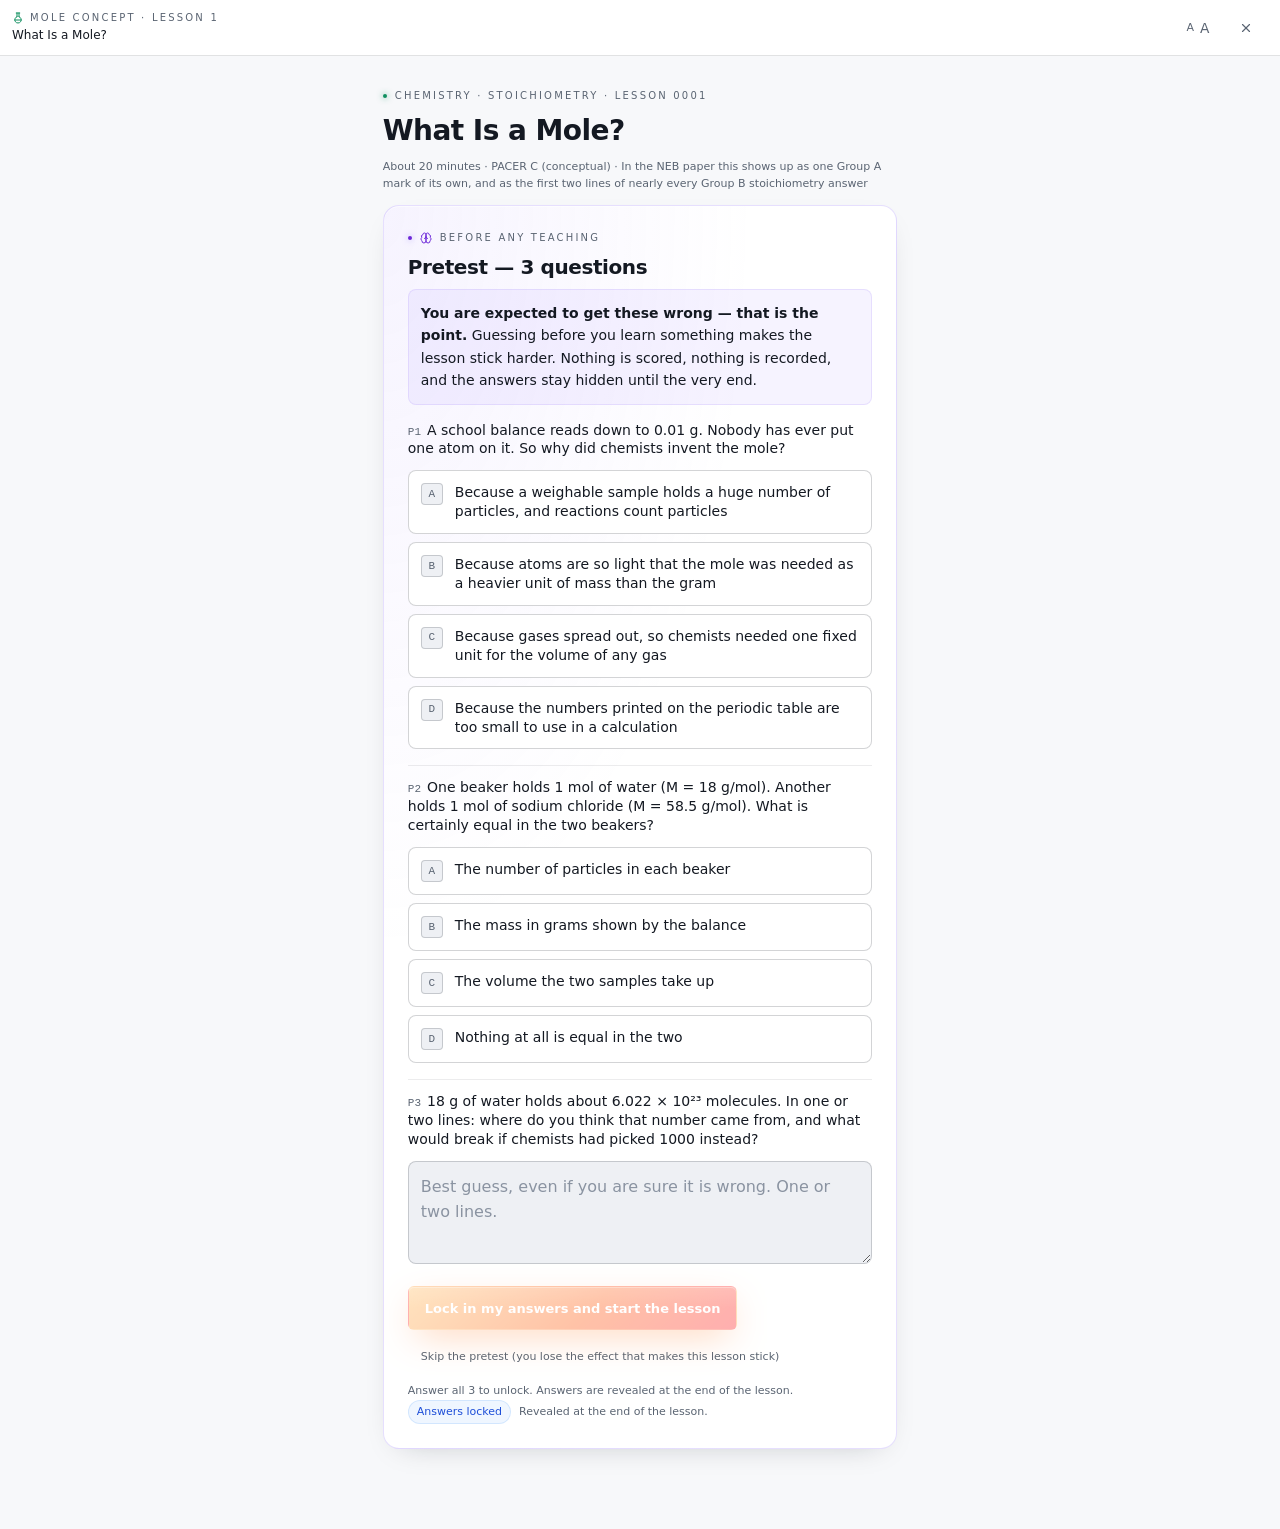
<file: assets/mole-concept/lessons/0001-what-is-a-mole.html>
<!DOCTYPE html>
<!--
  Engram v2 lesson · topic: Mole Concept (mole-concept)
  lesson: 0001 — What Is a Mole?
  subject: Chemistry · unit: Stoichiometry (CDC unit 2, 8 teaching hours)
  pacer: C (conceptual)
  built from templates/lesson-template.html v1.0.0 — style + runtime blocks byte-identical
  updated: 2026-07-26
-->
<html lang="en" data-subject="chemistry" data-text="md">
<head>
<meta charset="utf-8">
<meta name="viewport" content="width=device-width, initial-scale=1, viewport-fit=cover">
<meta name="color-scheme" content="dark light">
<meta name="referrer" content="no-referrer">
<title>What Is a Mole? — Mole Concept</title>
<meta name="description" content="The mole is a counting word for 6.022 x 10 to the 23 particles, and molar mass is the bridge from that count to grams on a balance.">
<!-- engram-lesson v1 · topic:mole-concept · lesson:0001 · subject:Chemistry · unit:Stoichiometry · pacer:C · updated:2026-07-26 -->
<style>
/* ==========================================================================
   1. TOKENS — mirrors study-hub/theme.css (values only, condensed).
      Dark is the default. Light is a real second theme (build-constraints §4)
      and doubles as the print sheet.
   ========================================================================== */
:root{
  color-scheme:dark light;
  /* surfaces — near-black navy, hue 260. Never neutral gray, never #000 */
  --bg:#0a0d12; --surface:#11151b; --surface-muted:#181c22; --surface-hover:#1e232c;
  --surface-nav:#0d1116; --surface-sunken:#070a0e;
  /* ink */
  --fg:#f0f2f4; --fg-muted:#87909c; --fg-subtle:#5d6674; --fg-invert:#0c121a; --fg-on-brand:#ffffff;
  /* borders — translucent white, never gray */
  --border:rgb(255 255 255/.08); --border-strong:rgb(255 255 255/.12);
  --border-hover:rgb(240 242 244/.3); --hairline:rgb(255 255 255/.06);
  /* brand — orange touches <5% of pixels */
  --brand:#ff8a3d; --brand-rgb:255 138 61; --brand-deep:#d97757;
  --brand-grad-action:linear-gradient(135deg,#ffc371 0%,#ff7a3d 55%,#ff4e50 100%);
  --gloss-wash:linear-gradient(180deg,rgb(255 255 255/.135) 0%,rgb(255 255 255/0) 50%);
  --brand-bar:linear-gradient(180deg,#ffc371,#ff7a3d);
  /* semantic — recipe everywhere: bg <c>/.10 · text <c> · border <c>/.20 */
  --good:#10b981; --good-rgb:16 185 129; --good-bg:rgb(16 185 129/.1); --good-bd:rgb(16 185 129/.2);
  --warn:#f59e0b; --warn-rgb:245 158 11; --warn-bg:rgb(245 158 11/.1); --warn-bd:rgb(245 158 11/.2);
  --bad:#ef4444;  --bad-rgb:239 68 68;   --bad-bg:rgb(239 68 68/.1);   --bad-bd:rgb(239 68 68/.2);
  --info:#60a5fa; --info-rgb:96 165 250; --info-bg:rgb(96 165 250/.1);  --info-bd:rgb(96 165 250/.2);
  --ai:#a78bfa;   --ai-rgb:167 139 250;  --ai-bg:rgb(167 139 250/.1);   --ai-bd:rgb(167 139 250/.2);
  --neutral:#87909c; --neutral-rgb:135 144 156;
  --neutral-bg:rgb(135 144 156/.1); --neutral-bd:rgb(135 144 156/.2);
  /* subject tones */
  --sub-physics:#60a5fa; --sub-physics-rgb:96 165 250;
  --sub-chem:#3ddc97;    --sub-chem-rgb:61 220 151;
  --sub-math:#a78bfa;    --sub-math-rgb:167 139 250;
  --sub-cs:#22d3ee;      --sub-cs-rgb:34 211 238;
  --sub-english:#fbbf24; --sub-english-rgb:251 191 36;
  --sub-nepali:#f472b6;  --sub-nepali-rgb:244 114 182;
  /* accent channel — the one indirection every block reads */
  --accent:var(--brand); --accent-rgb:var(--brand-rgb);
  /* type — nothing between 14px and 18px, deliberately */
  --font-sans:Inter,"Inter Variable",-apple-system,BlinkMacSystemFont,"Segoe UI Variable Text","Segoe UI",system-ui,Roboto,"Helvetica Neue",Arial,"Noto Sans Devanagari","Nirmala UI",Mangal,sans-serif,"Apple Color Emoji","Segoe UI Emoji";
  --font-mono:"JetBrains Mono","SFMono-Regular","SF Mono",ui-monospace,"Cascadia Mono","Segoe UI Mono",Menlo,Consolas,"Liberation Mono",monospace;
  --font-deva:"Noto Sans Devanagari","Nirmala UI",Mangal,"Kalimati",var(--font-sans);
  --fs-micro:9px; --fs-eyebrow:10px; --fs-meta:11px; --fs-caption:12px;
  --fs-body:13px; --fs-body-lg:14px; --fs-input:16px;
  --fs-title:18px; --fs-title-lg:20px; --fs-display:28px;
  --lh-tight:1.15; --lh-snug:1.35; --lh-body:1.6; --lh-loose:1.75;
  --tr-metric:-.02em; --tr-eyebrow:.22em; --tr-micro:.2em;
  --fw-body:400; --fw-medium:500; --fw-semibold:600;
  --font-features:"cv11","ss01","calt" 1;
  /* radii · spacing · layout */
  --r-sm:4px; --r-md:6px; --r-lg:8px; --r-xl:12px; --r-2xl:16px; --r-full:999px;
  --sp-1:4px; --sp-2:8px; --sp-3:12px; --sp-4:16px; --sp-5:20px; --sp-6:24px;
  --sp-8:32px; --sp-10:40px; --sp-12:48px;
  --tap:44px; --prose-max:68ch; --header-h:56px;
  --safe-top:env(safe-area-inset-top,0px); --safe-bottom:env(safe-area-inset-bottom,0px);
  --safe-left:env(safe-area-inset-left,0px); --safe-right:env(safe-area-inset-right,0px);
  /* elevation — coloured glows, never gray dumps */
  --lip:inset 0 1px 0 rgb(255 255 255/.04);
  --sh-card:0 10px 30px -15px rgb(0 0 0/.6);
  --glow-accent:0 16px 48px -16px rgb(var(--accent-rgb)/.4);
  --sh-btn-primary:0 12px 36px -10px rgb(var(--brand-rgb)/.95),inset 0 1px 0 rgb(255 255 255/.32);
  --focus-ring:0 0 0 3px rgb(255 138 61/.18),0 0 0 1px rgb(217 119 87/.7);
  --wash-accent:radial-gradient(120% 100% at 0% 0%,rgb(var(--accent-rgb)/.12),transparent 60%);
  --veil:rgb(10 13 18/.85);
  /* motion — one house easing */
  --ease:cubic-bezier(.4,0,.2,1); --dur-fast:140ms; --dur:240ms; --lift-y:-2px;
}
/* accent re-pointers — same contract as theme.css §2 */
[data-subject="physics"]{--accent:var(--sub-physics);--accent-rgb:var(--sub-physics-rgb)}
[data-subject="chemistry"]{--accent:var(--sub-chem);--accent-rgb:var(--sub-chem-rgb)}
[data-subject="maths"],[data-subject="math"],[data-subject="mathematics"]{--accent:var(--sub-math);--accent-rgb:var(--sub-math-rgb)}
[data-subject="cs"],[data-subject="computer-science"]{--accent:var(--sub-cs);--accent-rgb:var(--sub-cs-rgb)}
[data-subject="english"]{--accent:var(--sub-english);--accent-rgb:var(--sub-english-rgb)}
[data-subject="nepali"]{--accent:var(--sub-nepali);--accent-rgb:var(--sub-nepali-rgb)}
[data-tone="good"]{--accent:var(--good);--accent-rgb:var(--good-rgb)}
[data-tone="warn"]{--accent:var(--warn);--accent-rgb:var(--warn-rgb)}
[data-tone="bad"]{--accent:var(--bad);--accent-rgb:var(--bad-rgb)}
[data-tone="info"]{--accent:var(--info);--accent-rgb:var(--info-rgb)}
[data-tone="ai"]{--accent:var(--ai);--accent-rgb:var(--ai-rgb)}

/* Text-size control. TWO sizes, both readable; --fs-input never drops below
   16px or iOS Safari zooms the viewport on focus. */
html[data-text="lg"]{--fs-body:15px;--fs-body-lg:17px;--fs-meta:13px;--fs-caption:14px;
  --fs-title:21px;--fs-title-lg:24px;--fs-display:32px;--fs-eyebrow:11px}

/* Light theme — real second theme, and the print sheet. */
@media (prefers-color-scheme:light){
  :root{
    --bg:#f7f8fa; --surface:#fff; --surface-muted:#eef0f4; --surface-hover:#e7eaef;
    --surface-nav:#fff; --surface-sunken:#e9ecf1;
    --fg:#141922; --fg-muted:#5a6472; --fg-subtle:#8a93a1; --fg-invert:#fff;
    --border:rgb(14 20 30/.12); --border-strong:rgb(14 20 30/.18);
    --border-hover:rgb(14 20 30/.34); --hairline:rgb(14 20 30/.08);
    --lip:inset 0 1px 0 rgb(255 255 255/.6);
    --sh-card:0 10px 30px -18px rgb(14 20 30/.28);
    --veil:rgb(247 248 250/.88);
    --brand-deep:#b8542f;
    --good:#047857;--warn:#a16207;--bad:#b91c1c;--info:#1d4ed8;--ai:#6d28d9;
    --sub-chem:#0f8f5f;--sub-physics:#1d4ed8;--sub-math:#6d28d9;
    --sub-cs:#0e7490;--sub-english:#a16207;--sub-nepali:#be185d;
    --sub-chem-rgb:15 143 95;--sub-physics-rgb:29 78 216;--sub-math-rgb:109 40 217;
    --sub-cs-rgb:14 116 144;--sub-english-rgb:161 98 7;--sub-nepali-rgb:190 24 93;
  }
}

/* ==========================================================================
   2. RESET + BASE
   ========================================================================== */
*,*::before,*::after{box-sizing:border-box;border:0 solid var(--border)}
html{-webkit-text-size-adjust:100%;text-size-adjust:100%;scroll-behavior:smooth}
body{margin:0;background:var(--bg);color:var(--fg);font-family:var(--font-sans);
  font-size:var(--fs-body);line-height:var(--lh-body);font-feature-settings:var(--font-features);
  -webkit-font-smoothing:antialiased;overflow-x:hidden;
  padding-left:var(--safe-left);padding-right:var(--safe-right)}
h1,h2,h3,h4{margin:0;font-weight:var(--fw-semibold);letter-spacing:var(--tr-metric);line-height:var(--lh-snug)}
h1{font-size:var(--fs-display)} h2{font-size:var(--fs-title-lg)} h3{font-size:var(--fs-title)} h4{font-size:var(--fs-body-lg)}
p,ul,ol,table,figure,pre{margin:0 0 var(--sp-3)}
p:last-child,ul:last-child,ol:last-child{margin-bottom:0}
ul,ol{padding-inline-start:var(--sp-5)}
li{margin-bottom:var(--sp-1)}
a{color:var(--accent);text-decoration-color:rgb(var(--accent-rgb)/.4);text-underline-offset:2px}
a:hover{text-decoration-color:rgb(var(--accent-rgb)/.9)}
strong{font-weight:var(--fw-semibold);color:var(--fg)}
code,kbd,pre,.mono{font-family:var(--font-mono);font-variant-numeric:tabular-nums}
button,input,textarea,select{font:inherit;color:inherit;background:none;margin:0}
button{cursor:pointer;touch-action:manipulation;-webkit-tap-highlight-color:transparent}
img,svg{display:block;max-width:100%}
:where(a,button,input,textarea,select,summary,[tabindex]):focus-visible{outline:none;box-shadow:var(--focus-ring)}
.sr-only{position:absolute;width:1px;height:1px;padding:0;margin:-1px;overflow:hidden;clip:rect(0 0 0 0);white-space:nowrap;border:0}

/* ==========================================================================
   3. STICKY MINI-HEADER  (topic · lesson N · text size · streak-safe close)
   ========================================================================== */
.lh{position:sticky;top:0;z-index:100;display:flex;align-items:center;gap:var(--sp-3);
  min-height:var(--header-h);padding:var(--safe-top) var(--sp-3) 0;
  background:var(--veil);border-bottom:1px solid var(--border)}
/* No backdrop-filter (GPU law): .lh is sticky over a scrolling column, so a
   backdrop blur re-samples on every scroll frame. Opaque chrome instead. */
.lh{background:var(--surface-nav)}
.lh__id{min-width:0;flex:1 1 auto;display:flex;flex-direction:column;justify-content:center;
  padding:var(--sp-2) 0}
.lh__topic{display:flex;align-items:center;gap:6px;font-size:var(--fs-eyebrow);
  font-weight:var(--fw-medium);text-transform:uppercase;letter-spacing:var(--tr-eyebrow);
  color:var(--fg-muted);white-space:nowrap;overflow:hidden;text-overflow:ellipsis}
.lh__topic .ico{color:var(--accent)}
.lh__title{font-size:var(--fs-caption);font-weight:var(--fw-medium);color:var(--fg);
  white-space:nowrap;overflow:hidden;text-overflow:ellipsis}
.lh__acts{display:flex;align-items:center;gap:var(--sp-1);flex:0 0 auto}
.lh__btn{display:inline-flex;align-items:center;justify-content:center;gap:6px;
  min-width:var(--tap);min-height:var(--tap);padding:0 var(--sp-2);border-radius:var(--r-md);
  color:var(--fg-muted);font-size:var(--fs-meta);font-weight:var(--fw-medium);
  transition:background-color var(--dur-fast) var(--ease),color var(--dur-fast) var(--ease)}
.lh__btn:hover{background:var(--surface-hover);color:var(--fg)}
.lh__bar{position:absolute;left:0;right:0;bottom:-1px;height:2px;background:var(--brand-bar);
  transform:scaleX(0);transform-origin:0 50%;box-shadow:0 0 8px rgb(255 122 61/.55)}

/* ==========================================================================
   4. PAGE FRAME
   ========================================================================== */
.wrap{max-width:var(--prose-max);margin:0 auto;padding:var(--sp-5) var(--sp-4) calc(var(--sp-12) + var(--safe-bottom))}
@media (min-width:768px){.wrap{padding:var(--sp-8) var(--sp-6) var(--sp-12)}}
.sec{margin:0 0 var(--sp-8);scroll-margin-top:calc(var(--header-h) + var(--sp-4))}
.eyebrow{display:flex;align-items:center;gap:var(--sp-2);font-size:var(--fs-eyebrow);
  font-weight:var(--fw-medium);text-transform:uppercase;letter-spacing:var(--tr-eyebrow);
  color:var(--fg-muted);margin-bottom:var(--sp-2)}
.eyebrow::before{content:"";width:4px;height:4px;flex:0 0 auto;border-radius:50%;
  background:var(--accent);box-shadow:0 0 6px rgb(var(--accent-rgb)/.8)}
.eyebrow .ico{color:var(--accent)}
.lede{font-size:var(--fs-body-lg);line-height:var(--lh-loose);color:var(--fg)}
.meta{font-size:var(--fs-meta);color:var(--fg-muted)}
.hr{height:1px;background:var(--border);margin:var(--sp-8) 0;border:0}

/* card */
.card{position:relative;overflow:hidden;padding:var(--sp-4);border:1px solid var(--border);
  border-radius:var(--r-xl);background:var(--surface);box-shadow:var(--lip),var(--sh-card)}
.card--tone{background-image:var(--wash-accent)}
.card--tone::after{content:"";position:absolute;top:-64px;right:-64px;width:176px;height:176px;
  border-radius:50%;opacity:.28;pointer-events:none;
  /* radial-gradient, NOT filter:blur - same look, a fraction of the cost.
     A 48px blur is a full-surface GPU pass on every paint of this element. */
  background:radial-gradient(circle,rgb(var(--accent-rgb) / 0.55),transparent 70%)}
.card__title{font-size:var(--fs-title);font-weight:var(--fw-semibold);letter-spacing:var(--tr-metric)}
.card__body{position:relative}

/* pill / chip / dot */
.pill{display:inline-flex;align-items:center;gap:6px;padding:3px var(--sp-2);border:1px solid;
  border-radius:var(--r-full);font-size:var(--fs-meta);font-weight:var(--fw-medium);line-height:1.45;
  white-space:nowrap;background:var(--neutral-bg);color:var(--neutral);border-color:var(--neutral-bd)}
.pill--good{background:var(--good-bg);color:var(--good);border-color:var(--good-bd)}
.pill--warn{background:var(--warn-bg);color:var(--warn);border-color:var(--warn-bd)}
.pill--bad{background:var(--bad-bg);color:var(--bad);border-color:var(--bad-bd)}
.pill--info{background:var(--info-bg);color:var(--info);border-color:var(--info-bd)}
.pill--accent{background:rgb(var(--accent-rgb)/.1);color:var(--accent);border-color:rgb(var(--accent-rgb)/.2)}
.chip{display:inline-block;font-size:var(--fs-micro);letter-spacing:var(--tr-micro);
  text-transform:uppercase;padding:2px 6px;border-radius:var(--r-sm);
  background:rgb(var(--accent-rgb)/.15);color:var(--accent);border:1px solid rgb(var(--accent-rgb)/.3)}
.chip--mis{background:var(--bad-bg);color:var(--bad);border-color:var(--bad-bd);font-family:var(--font-mono)}
.row{display:flex;align-items:center;gap:var(--sp-2);flex-wrap:wrap}

/* buttons */
.btn{display:inline-flex;align-items:center;justify-content:center;gap:var(--sp-2);
  min-height:var(--tap);padding:10px var(--sp-4);border:1px solid var(--border-strong);
  border-radius:var(--r-md);background:var(--surface-muted);color:var(--fg);
  font-size:var(--fs-body);font-weight:var(--fw-medium);line-height:1.2;text-align:center;
  text-decoration:none;box-shadow:var(--lip);
  transition:background-color var(--dur-fast) var(--ease),border-color var(--dur-fast) var(--ease),
    transform var(--dur-fast) var(--ease)}
.btn:hover{background:var(--surface-hover);border-color:var(--border-hover)}
.btn:active{transform:scale(.99)}
.btn[disabled],.btn[aria-disabled="true"]{opacity:.45;pointer-events:none}
.btn-primary{border-color:transparent;color:var(--fg-on-brand);font-weight:var(--fw-semibold);
  background-color:var(--brand);background-image:var(--gloss-wash),var(--brand-grad-action);
  box-shadow:var(--sh-btn-primary)}
.btn-ghost{background:transparent;border-color:transparent;color:var(--fg-muted);box-shadow:none}
.btn-ghost:hover{background:var(--surface-hover);color:var(--fg)}
.btn--sm{min-height:36px;padding:6px var(--sp-3);font-size:var(--fs-meta)}
.btn--block{width:100%}
.btn-row{display:flex;gap:var(--sp-2);flex-wrap:wrap;margin-top:var(--sp-3)}

/* maths + notation */
.math,.sci,.formula{font-variant-numeric:tabular-nums lining-nums}
.math sub,.math sup,.sci sub,.sci sup,.formula sub,.formula sup{font-size:.68em;line-height:0;
  position:relative;vertical-align:baseline}
.math sup,.sci sup,.formula sup{top:-.5em}
.math sub,.sci sub,.formula sub{bottom:-.22em}
.sci{white-space:nowrap}
.unit{color:var(--fg-muted);margin-left:.28em}
.formula{display:inline-block;padding:2px 8px;border-radius:var(--r-sm);
  background:var(--surface-muted);font-family:var(--font-mono);font-size:.95em}
.formula-block{display:block;padding:var(--sp-3) var(--sp-4);margin:var(--sp-3) 0;
  border-left:2px solid rgb(var(--accent-rgb)/.5);border-radius:0 var(--r-lg) var(--r-lg) 0;
  background:var(--surface-muted);font-size:var(--fs-body-lg);overflow-x:auto;text-align:center}
.deva{font-family:var(--font-deva)}

/* tables — always inside .scroll-x; the page body never scrolls sideways */
.scroll-x{overflow-x:auto;-webkit-overflow-scrolling:touch;border:1px solid var(--border);
  border-radius:var(--r-lg);background:var(--surface)}
table{border-collapse:collapse;width:100%;font-size:var(--fs-meta)}
thead th{padding:var(--sp-2) var(--sp-3);background:var(--surface-muted);color:var(--fg-muted);
  font-size:var(--fs-eyebrow);font-weight:var(--fw-medium);text-transform:uppercase;
  letter-spacing:.08em;text-align:left;white-space:nowrap}
tbody td{padding:10px var(--sp-3);border-bottom:1px solid var(--hairline);vertical-align:middle;white-space:nowrap}
tbody tr:last-child td{border-bottom:0}
td.num,th.num{text-align:right;font-variant-numeric:tabular-nums}
tbody tr.is-answer td{background:rgb(var(--accent-rgb)/.08);font-weight:var(--fw-semibold)}

/* ==========================================================================
   5. PEDAGOGY BLOCKS
   ========================================================================== */

/* 5.1 pretest gate ------------------------------------------------------- */
.gate{border:1px solid rgb(var(--ai-rgb)/.28);border-radius:var(--r-2xl);
  background:var(--surface);box-shadow:var(--lip),var(--sh-card);padding:var(--sp-4);
  background-image:radial-gradient(120% 100% at 0% 0%,rgb(var(--ai-rgb)/.10),transparent 60%)}
@media (min-width:768px){.gate{padding:var(--sp-6)}}
.gate__framing{margin:var(--sp-2) 0 var(--sp-4);padding:var(--sp-3);border-radius:var(--r-lg);
  background:var(--ai-bg);border:1px solid var(--ai-bd);color:var(--fg);font-size:var(--fs-body-lg)}
body[data-gate="closed"] #lesson-body{display:none}
body[data-gate="open"] #pretest-live{display:none}

/* 5.2 MCQ ----------------------------------------------------------------- */
.q{margin:0 0 var(--sp-4);padding:var(--sp-3) 0 0;border-top:1px solid var(--hairline)}
.q:first-of-type{border-top:0;padding-top:0}
.q__stem{font-size:var(--fs-body-lg);line-height:var(--lh-snug);margin-bottom:var(--sp-3)}
.q__num{font-family:var(--font-mono);font-size:var(--fs-meta);color:var(--fg-muted);margin-right:6px}
.opts{display:flex;flex-direction:column;gap:var(--sp-2)}
.option{display:flex;align-items:flex-start;gap:var(--sp-3);width:100%;min-height:var(--tap);
  padding:var(--sp-3);border:1px solid var(--border-strong);border-radius:var(--r-lg);
  background:var(--surface);color:var(--fg);font-size:var(--fs-body-lg);line-height:var(--lh-snug);
  text-align:left;box-shadow:var(--lip);
  transition:border-color var(--dur-fast) var(--ease),background-color var(--dur-fast) var(--ease)}
.option:hover{border-color:var(--border-hover);background:var(--surface-hover)}
.option__key{display:grid;place-items:center;flex:0 0 auto;width:22px;height:22px;
  border:1px solid var(--border-strong);border-radius:var(--r-sm);background:var(--surface-muted);
  font-family:var(--font-mono);font-size:var(--fs-meta);color:var(--fg-muted)}
.option.is-selected{border-color:rgb(var(--accent-rgb)/.5)}
.option.is-correct{border-color:var(--good-bd);background:var(--good-bg)}
.option.is-correct .option__key{background:var(--good-bg);color:var(--good);border-color:var(--good-bd)}
.option.is-wrong{border-color:var(--bad-bd);background:var(--bad-bg)}
.option.is-wrong .option__key{background:var(--bad-bg);color:var(--bad);border-color:var(--bad-bd)}
.q.is-locked .option{pointer-events:none}
.fb{margin-top:var(--sp-3);padding:var(--sp-3);border-radius:var(--r-lg);font-size:var(--fs-body);
  border:1px solid var(--border);background:var(--surface-muted)}
.fb--good{border-color:var(--good-bd);background:var(--good-bg)}
.fb--bad{border-color:var(--bad-bd);background:var(--bad-bg)}
.fb__marks{display:block;font-weight:var(--fw-semibold);margin-bottom:4px}

/* 5.3 named method steps -------------------------------------------------- */
.step{position:relative;padding:var(--sp-3) var(--sp-4);margin:0 0 var(--sp-2);
  border-left:2px solid rgb(var(--accent-rgb)/.55);border-radius:0 var(--r-lg) var(--r-lg) 0;
  background:var(--surface)}
.step__n{display:inline-block;font-family:var(--font-mono);font-size:var(--fs-eyebrow);
  letter-spacing:var(--tr-micro);text-transform:uppercase;color:var(--accent);margin-bottom:2px}
.step strong{color:var(--fg)}

/* 5.4 interactive model (predict → act → explain) -------------------------- */
.model__stage{padding:var(--sp-4);border:1px solid var(--border);border-radius:var(--r-lg);
  background:var(--surface-muted);margin-top:var(--sp-3)}
.model__stage[hidden]{display:none}
.ctl{display:block;margin-bottom:var(--sp-4)}
.ctl__lab{display:flex;justify-content:space-between;align-items:baseline;gap:var(--sp-3);
  font-size:var(--fs-meta);color:var(--fg-muted);margin-bottom:6px}
.ctl__val{font-family:var(--font-mono);font-size:var(--fs-body-lg);font-weight:var(--fw-semibold);
  color:var(--fg);font-variant-numeric:tabular-nums}
input[type=range]{-webkit-appearance:none;appearance:none;width:100%;height:var(--tap);
  background:transparent;display:block}
input[type=range]::-webkit-slider-runnable-track{height:6px;border-radius:var(--r-full);
  background:var(--surface-hover);border:1px solid var(--border)}
input[type=range]::-moz-range-track{height:6px;border-radius:var(--r-full);
  background:var(--surface-hover);border:1px solid var(--border)}
input[type=range]::-webkit-slider-thumb{-webkit-appearance:none;appearance:none;width:24px;height:24px;
  margin-top:-10px;border-radius:50%;background:var(--accent);border:2px solid var(--bg);
  box-shadow:0 0 10px rgb(var(--accent-rgb)/.6)}
input[type=range]::-moz-range-thumb{width:24px;height:24px;border-radius:50%;background:var(--accent);
  border:2px solid var(--bg);box-shadow:0 0 10px rgb(var(--accent-rgb)/.6)}
.readout{display:grid;grid-template-columns:repeat(auto-fit,minmax(120px,1fr));gap:var(--sp-2);
  margin-top:var(--sp-3)}
.ro{padding:var(--sp-3);border:1px solid var(--border);border-radius:var(--r-lg);background:var(--surface)}
.ro__lab{font-size:var(--fs-eyebrow);text-transform:uppercase;letter-spacing:var(--tr-eyebrow);
  color:var(--fg-muted)}
.ro__val{margin-top:4px;font-size:var(--fs-title);font-weight:var(--fw-semibold);
  font-variant-numeric:tabular-nums;letter-spacing:var(--tr-metric)}
.ro--key .ro__val{color:var(--accent);text-shadow:0 0 24px rgb(var(--accent-rgb)/.35)}
.verdict{margin-top:var(--sp-3);font-size:var(--fs-body);color:var(--fg-muted)}
.particles{display:flex;flex-wrap:wrap;gap:4px;margin-top:var(--sp-3);min-height:24px}
.particles i{width:12px;height:12px;border-radius:50%;background:rgb(var(--accent-rgb)/.75);
  box-shadow:0 0 6px rgb(var(--accent-rgb)/.5)}
.particles i.alt{background:rgb(var(--info-rgb)/.75);box-shadow:0 0 6px rgb(var(--info-rgb)/.5)}

/* 5.5 pitfalls ------------------------------------------------------------ */
.pit{padding:var(--sp-3) var(--sp-4);margin:0 0 var(--sp-3);border:1px solid var(--bad-bd);
  border-left:2px solid var(--bad);border-radius:0 var(--r-lg) var(--r-lg) 0;background:var(--bad-bg)}
.pit__head{display:flex;align-items:center;gap:var(--sp-2);flex-wrap:wrap;margin-bottom:6px}
.pit__head .ico{color:var(--bad)}
.pit__name{font-weight:var(--fw-semibold);font-size:var(--fs-body-lg)}
.pit__why{margin-top:6px;padding-top:6px;border-top:1px solid var(--bad-bd);
  font-size:var(--fs-meta);color:var(--fg-muted)}
.pit__why b{color:var(--fg);font-weight:var(--fw-medium)}

/* 5.6 retrieval check + produced-answer problems + reveal ------------------ */
.rc,.prob{padding:var(--sp-4);border:1px solid var(--border);border-radius:var(--r-xl);
  background:var(--surface);box-shadow:var(--lip);margin-bottom:var(--sp-4)}
.rc{border-color:rgb(var(--accent-rgb)/.25)}
textarea.pad{width:100%;min-height:96px;padding:var(--sp-3);border:1px solid var(--border-strong);
  border-radius:var(--r-lg);background:var(--surface-muted);color:var(--fg);
  font-size:var(--fs-input);line-height:var(--lh-body);resize:vertical;font-family:var(--font-sans)}
textarea.pad::placeholder{color:var(--fg-subtle)}
.conf{display:flex;gap:var(--sp-2);flex-wrap:wrap;margin:var(--sp-3) 0 0}
.conf__b{flex:1 1 auto;min-width:96px;min-height:var(--tap);padding:8px var(--sp-3);
  border:1px solid var(--border-strong);border-radius:var(--r-md);background:var(--surface-muted);
  font-size:var(--fs-meta);color:var(--fg-muted)}
.conf__b[aria-pressed="true"]{border-color:rgb(var(--accent-rgb)/.6);color:var(--accent);
  background:rgb(var(--accent-rgb)/.1)}
.reveal{margin-top:var(--sp-3);padding:var(--sp-3) var(--sp-4);border:1px solid var(--border);
  border-radius:var(--r-lg);background:var(--surface-muted)}
.reveal[hidden]{display:none}
.chain{list-style:none;padding:0;margin:0;counter-reset:st}
.chain li{position:relative;padding:0 0 var(--sp-3) var(--sp-6);margin:0}
.chain li::before{counter-increment:st;content:counter(st);position:absolute;left:0;top:1px;
  width:20px;height:20px;display:grid;place-items:center;border-radius:50%;
  background:rgb(var(--accent-rgb)/.15);color:var(--accent);border:1px solid rgb(var(--accent-rgb)/.35);
  font-family:var(--font-mono);font-size:var(--fs-micro)}
.chain .just{display:block;font-size:var(--fs-meta);color:var(--fg-muted);margin-top:2px}
.chain .mk{float:right;margin-left:var(--sp-2);font-family:var(--font-mono);font-size:var(--fs-micro);
  color:var(--good);background:var(--good-bg);border:1px solid var(--good-bd);
  border-radius:var(--r-sm);padding:1px 5px}
.ladder{display:inline-flex;align-items:center;gap:6px;font-size:var(--fs-micro);
  letter-spacing:var(--tr-micro);text-transform:uppercase;color:var(--fg-muted)}
.ladder b{color:var(--accent);font-weight:var(--fw-semibold)}
.selfscore{display:flex;gap:var(--sp-2);flex-wrap:wrap;margin-top:var(--sp-3);
  padding-top:var(--sp-3);border-top:1px solid var(--hairline)}
.selfscore__b{min-width:var(--tap);min-height:var(--tap);padding:0 var(--sp-3);
  border:1px solid var(--border-strong);border-radius:var(--r-md);background:var(--surface);
  font-family:var(--font-mono);font-size:var(--fs-body)}
.selfscore__b[aria-pressed="true"]{border-color:rgb(var(--accent-rgb)/.6);color:var(--accent);
  background:rgb(var(--accent-rgb)/.1)}
.marks-out{margin-top:var(--sp-3);font-size:var(--fs-body-lg);font-weight:var(--fw-medium)}

/* 5.7 reconstruction ------------------------------------------------------ */
.spine{list-style:none;padding:0;margin:var(--sp-3) 0 0}
.spine li{margin:0 0 var(--sp-2)}
.spine label{display:flex;align-items:flex-start;gap:var(--sp-3);min-height:var(--tap);
  padding:var(--sp-2) var(--sp-3);border:1px solid var(--border);border-radius:var(--r-lg);
  background:var(--surface-muted);cursor:pointer}
.spine input{width:20px;height:20px;flex:0 0 auto;margin-top:2px;accent-color:var(--accent)}
.spine label:has(input:checked){border-color:var(--good-bd);background:var(--good-bg)}

/* 5.8 citation / next ----------------------------------------------------- */
.cite{padding:var(--sp-3) var(--sp-4);border:1px solid var(--border);border-radius:var(--r-lg);
  background:var(--surface-muted);font-size:var(--fs-meta);color:var(--fg-muted)}
.cite b{color:var(--fg);font-weight:var(--fw-medium)}
.nav-next{display:flex;gap:var(--sp-2);flex-wrap:wrap;margin-top:var(--sp-4)}
.nav-next a{flex:1 1 200px}

/* 5.9 QC panel (authoring errors) — visible, loud, never silent ------------ */
.qc{position:sticky;top:var(--header-h);z-index:90;margin:0 0 var(--sp-4);padding:var(--sp-3) var(--sp-4);
  border:1px solid var(--bad-bd);border-left:3px solid var(--bad);border-radius:var(--r-lg);
  background:var(--bad-bg);font-size:var(--fs-meta)}
.qc[hidden]{display:none}
.qc h4{color:var(--bad);margin-bottom:6px}
.qc ul{margin:0;padding-inline-start:var(--sp-4)}
.qc code{font-size:var(--fs-micro);color:var(--fg)}

/* icons */
.ico{width:16px;height:16px;flex:0 0 auto;stroke-width:2}
.ico--14{width:14px;height:14px} .ico--12{width:12px;height:12px}

/* ==========================================================================
   6. REDUCED MOTION — every transition/animation collapses
   ========================================================================== */
@media (prefers-reduced-motion:reduce){
  :root{--dur-fast:.01ms;--dur:.01ms;--lift-y:0px}
  html{scroll-behavior:auto}
  *,*::before,*::after{animation-duration:.01ms!important;animation-iteration-count:1!important;
    transition-duration:.01ms!important;scroll-behavior:auto!important}
}

/* ==========================================================================
   7. PRINT — one clean paper copy, all answers revealed, no controls
   ========================================================================== */
@media print{
  :root{--bg:#fff;--surface:#fff;--surface-muted:#f4f5f7;--surface-hover:#eee;
    --fg:#111;--fg-muted:#555;--fg-subtle:#777;--border:#ccc;--border-strong:#bbb;
    --hairline:#ddd;--lip:none;--sh-card:none;--good:#0a6b4b;--bad:#a11;--warn:#8a5a00;
    --accent:#333;--accent-rgb:51 51 51;--wash-accent:none;--veil:#fff}
  @page{margin:14mm}
  body{background:#fff;color:#111;font-size:11pt;line-height:1.45}
  .lh,.lh__acts,.btn,.btn-row,.conf,.selfscore,.qc,.no-print,input[type=range],.model__stage .ctl{display:none!important}
  .card--tone::after{display:none}
  .reveal,.model__stage,#lesson-body,#pretest-live{display:block!important}
  .sec{page-break-inside:avoid;margin-bottom:14pt}
  .prob,.rc,.card,.gate{break-inside:avoid;box-shadow:none;border:1px solid #ccc}
  textarea.pad{min-height:80pt;background:#fff;border:1px dashed #999}
  a{color:#111;text-decoration:underline}
  a[href^="http"]::after{content:" (" attr(href) ")";font-size:8pt;color:#555}
}
</style>
</head>
<body data-gate="closed">

<!-- Inline icon subset. Lessons ship standalone and cannot reach
     study-hub/assets/icons.svg — these six shapes are copied from it. -->
<svg width="0" height="0" style="position:absolute" aria-hidden="true" focusable="false"><defs>
<symbol id="i-subject" viewBox="0 0 24 24" fill="none" stroke="currentColor" stroke-width="2" stroke-linecap="round" stroke-linejoin="round"><path d="M10 2v7.31"/><path d="M14 9.3V2"/><path d="M8.5 2h7"/><path d="M14 9.3a6.5 6.5 0 1 1-4 0"/><path d="M5.52 16h12.96"/></symbol>
<symbol id="i-warn" viewBox="0 0 24 24" fill="none" stroke="currentColor" stroke-width="2" stroke-linecap="round" stroke-linejoin="round"><path d="m21.73 18-8-14a2 2 0 0 0-3.48 0l-8 14A2 2 0 0 0 4 21h16a2 2 0 0 0 1.73-3"/><path d="M12 9v4"/><path d="M12 17h.01"/></symbol>
<symbol id="i-target" viewBox="0 0 24 24" fill="none" stroke="currentColor" stroke-width="2" stroke-linecap="round" stroke-linejoin="round"><circle cx="12" cy="12" r="10"/><circle cx="12" cy="12" r="6"/><circle cx="12" cy="12" r="2"/></symbol>
<symbol id="i-brain" viewBox="0 0 24 24" fill="none" stroke="currentColor" stroke-width="2" stroke-linecap="round" stroke-linejoin="round"><path d="M12 5a3 3 0 1 0-5.997.125 4 4 0 0 0-2.526 5.77 4 4 0 0 0 .556 6.588A4 4 0 1 0 12 18Z"/><path d="M12 5a3 3 0 1 1 5.997.125 4 4 0 0 1 2.526 5.77 4 4 0 0 1-.556 6.588A4 4 0 1 1 12 18Z"/><path d="M15 13a4.5 4.5 0 0 1-3-4 4.5 4.5 0 0 1-3 4"/></symbol>
<symbol id="i-x" viewBox="0 0 24 24" fill="none" stroke="currentColor" stroke-width="2" stroke-linecap="round" stroke-linejoin="round"><path d="M18 6 6 18"/><path d="m6 6 12 12"/></symbol>
<symbol id="i-next" viewBox="0 0 24 24" fill="none" stroke="currentColor" stroke-width="2" stroke-linecap="round" stroke-linejoin="round"><path d="M5 12h14"/><path d="m12 5 7 7-7 7"/></symbol>
</defs></svg>

<!-- ======================= STICKY MINI-HEADER ======================= -->
<header class="lh">
  <div class="lh__id">
    <span class="lh__topic"><svg class="ico ico--12"><use href="#i-subject"/></svg>Mole Concept · Lesson 1</span>
    <span class="lh__title">What Is a Mole?</span>
  </div>
  <div class="lh__acts">
    <button class="lh__btn" id="text-size" type="button" aria-pressed="false"
            aria-label="Larger text">A<span style="font-size:1.25em">A</span></button>
    <button class="lh__btn" id="close-lesson" type="button"
            aria-label="Close this lesson. Your streak is safe — nothing is lost.">
      <svg class="ico ico--14"><use href="#i-x"/></svg><span class="sr-only">Close</span>
    </button>
  </div>
  <span class="lh__bar" id="progress-bar" aria-hidden="true"></span>
</header>

<main class="wrap">

  <div class="qc" id="qc-panel" hidden role="alert">
    <h4>Authoring errors — do not ship this lesson</h4>
    <ul id="qc-list"></ul>
  </div>

  <p class="eyebrow">Chemistry · Stoichiometry · Lesson 0001</p>
  <h1>What Is a Mole?</h1>
  <p class="meta" style="margin-top:var(--sp-2)">
    About 20 minutes · PACER C (conceptual) ·
    In the NEB paper this shows up as one Group A mark of its own, and as the first
    two lines of nearly every Group B stoichiometry answer
  </p>

  <!-- ================= 1. PRETEST GATE (delayed answers) ================= -->
  <section class="sec gate" id="pretest" data-tone="ai" aria-labelledby="pretest-h">
    <p class="eyebrow"><svg class="ico ico--12"><use href="#i-brain"/></svg>Before any teaching</p>
    <h2 id="pretest-h">Pretest — 3 questions</h2>
    <p class="gate__framing">
      <strong>You are expected to get these wrong — that is the point.</strong>
      Guessing before you learn something makes the lesson stick harder. Nothing is
      scored, nothing is recorded, and the answers stay hidden until the very end.
    </p>

    <div id="pretest-live">
      <div class="q" data-q="pt1" data-pretest="1" data-correct="count"
           data-key-note="asks what problem a unit was invented to solve — a judgement, not a calculation">
        <p class="q__stem"><span class="q__num">P1</span>A school balance reads down to 0.01 g.
          Nobody has ever put one atom on it. So why did chemists invent the mole?</p>
        <div class="opts">
          <button class="option" type="button" data-value="count" data-why="A weighable sample holds an enormous number of particles, and reactions happen particle by particle. The mole is the counting word that lets a mass be read as a number of particles."><span class="option__key"></span><span>Because a weighable sample holds a huge number of particles, and reactions count particles</span></button>
          <button class="option" type="button" data-value="mass" data-why="The mole is not a mass. Its unit is mol and it counts particles; the gram stays the unit of mass throughout the paper."><span class="option__key"></span><span>Because atoms are so light that the mole was needed as a heavier unit of mass than the gram</span></button>
          <button class="option" type="button" data-value="volume" data-why="Volume enters much later, and only for gases at a stated temperature and pressure. The mole applies to solids, liquids and gases alike."><span class="option__key"></span><span>Because gases spread out, so chemists needed one fixed unit for the volume of any gas</span></button>
          <button class="option" type="button" data-value="table" data-why="The periodic-table numbers are already usable — they become the molar mass in g/mol. The problem being solved is counting, not the size of those numbers."><span class="option__key"></span><span>Because the numbers printed on the periodic table are too small to use in a calculation</span></button>
        </div>
        <div class="fb" hidden></div>
      </div>

      <div class="q" data-q="pt2" data-pretest="1" data-correct="particles"
           data-key-note="compares two samples of different substances — a conceptual discrimination">
        <p class="q__stem"><span class="q__num">P2</span>One beaker holds 1 mol of water
          (M = 18 g/mol). Another holds 1 mol of sodium chloride (M = 58.5 g/mol).
          What is certainly equal in the two beakers?</p>
        <div class="opts">
          <button class="option" type="button" data-value="particles" data-why="One mole is 6.022 × 10²³ particles of anything at all, so equal amounts in mol always mean equal counts of particles."><span class="option__key"></span><span>The number of particles in each beaker</span></button>
          <button class="option" type="button" data-value="mass" data-why="1 mol of water is 18 g and 1 mol of sodium chloride is 58.5 g. Equal amount in mol almost never means equal mass in g."><span class="option__key"></span><span>The mass in grams shown by the balance</span></button>
          <button class="option" type="button" data-value="volume" data-why="Volume depends on density and on state. Two samples of equal amount can take up very different space."><span class="option__key"></span><span>The volume the two samples take up</span></button>
          <button class="option" type="button" data-value="none" data-why="The particle count is equal, and fixing exactly that is the reason the mole exists."><span class="option__key"></span><span>Nothing at all is equal in the two</span></button>
        </div>
        <div class="fb" hidden></div>
      </div>

      <div class="q" data-q="pt3" data-pretest="1" data-free="1">
        <p class="q__stem"><span class="q__num">P3</span>18 g of water holds about
          6.022 × 10²³ molecules. In one or two lines: where do you think that number came
          from, and what would break if chemists had picked 1000 instead?</p>
        <textarea class="pad" id="pt3-pad" rows="3" placeholder="Best guess, even if you are sure it is wrong. One or two lines."></textarea>
      </div>

      <div class="btn-row">
        <button class="btn btn-primary" id="pretest-lock" type="button" disabled>
          Lock in my answers and start the lesson
        </button>
        <button class="btn btn-ghost btn--sm" id="pretest-skip" type="button">
          Skip the pretest (you lose the effect that makes this lesson stick)
        </button>
      </div>
      <p class="meta" id="pretest-hint" style="margin-top:var(--sp-2)">
        Answer all 3 to unlock. Answers are revealed at the end of the lesson.
      </p>
    </div>

    <p class="row" id="pretest-done" hidden>
      <span class="pill pill--info">Answers locked</span>
      <span class="meta">Revealed at the end of the lesson.</span>
    </p>
  </section>

  <div id="lesson-body">

  <!-- ========================== 2. BIG IDEA ========================== -->
  <section class="sec" id="big-idea" aria-labelledby="big-idea-h">
    <p class="eyebrow"><svg class="ico ico--12"><use href="#i-target"/></svg>The big idea</p>
    <h2 id="big-idea-h">A mole is a counting word. It counts 6.022 × 10²³ particles — nothing else.</h2>
    <p class="lede">A shopkeeper says <em>one dozen eggs</em> and means 12 eggs. He says
      <em>one ream of paper</em> and means 500 sheets. Neither word says anything about mass:
      a dozen eggs and a dozen bricks are both twelve things. <strong>Mole</strong> is the same
      kind of word, with a much bigger number attached — one mole is
      6.022 × 10²³ particles of whatever you are counting. That number has a name,
      the <strong>Avogadro constant</strong>, written N<sub>A</sub> = 6.022 × 10²³ mol⁻¹.</p>
    <div class="formula-block"><span class="math">n = m ÷ M &nbsp;&nbsp;·&nbsp;&nbsp; N = n × N<sub>A</sub></span></div>
    <p>Nobody can count particles directly, so chemistry weighs them instead. The
      <strong>molar mass M</strong>, in g/mol, is the mass of one mole of a substance, and it is
      the only bridge between the two worlds: grams on the balance on one side, particles that
      react on the other. Every stoichiometry question in the NEB paper crosses that bridge at
      least once, which is why this one lesson sits underneath about a third of the chemistry
      marks you are currently losing.</p>
  </section>

  <!-- ===================== 3. NAMED METHOD ===================== -->
  <section class="sec" id="method" aria-labelledby="method-h">
    <p class="eyebrow">The method</p>
    <h2 id="method-h">The three-box road — mass ⇄ moles ⇄ particles</h2>
    <p>Three boxes, two arrows. <strong>Grams</strong> is what a balance reads.
      <strong>Moles</strong> is the middle box and every question passes through it.
      <strong>Particles</strong> is a bare count with no unit. You can never jump from grams
      straight to particles; the road goes through the middle box both ways.</p>

    <p class="meta">The atomic masses used in this whole topic — memorise this board before any
      molar-mass work, because the paper does not always print it:</p>
    <div class="scroll-x">
      <table>
        <thead><tr>
          <th>Element</th><th class="num">H</th><th class="num">C</th><th class="num">N</th>
          <th class="num">O</th><th class="num">Na</th><th class="num">S</th>
          <th class="num">Cl</th><th class="num">Ca</th>
        </tr></thead>
        <tbody>
          <tr><td>Atomic mass (amu, per atom)</td><td class="num">1</td><td class="num">12</td><td class="num">14</td><td class="num">16</td><td class="num">23</td><td class="num">32</td><td class="num">35.5</td><td class="num">40</td></tr>
          <tr><td>Molar mass (g/mol, per mole)</td><td class="num">1</td><td class="num">12</td><td class="num">14</td><td class="num">16</td><td class="num">23</td><td class="num">32</td><td class="num">35.5</td><td class="num">40</td></tr>
        </tbody>
      </table>
    </div>
    <p class="meta" style="margin-top:var(--sp-2)">Same numbers, two different units. One carbon
      atom has a mass of 12 amu; one mole of carbon atoms has a mass of 12 g, so its molar mass is
      12 g/mol. Writing amu where g/mol belongs is a marked error even when the digits are right.</p>

    <div class="step"><span class="step__n">Step 1 · Name the boxes</span>
      <div><strong>Write what you are given and what is asked, each with its unit.</strong>
        g means the grams box, mol means the middle box, "how many molecules" means the
        particle box. Two seconds here decides the whole road.</div></div>
    <div class="step"><span class="step__n">Step 2 · Build M</span>
      <div><strong>Add the atomic masses of every atom in the formula, in g/mol.</strong>
        For H<sub>2</sub>O: 2(1) + 16 = 18 g/mol. For CO<sub>2</sub>: 12 + 2(16) = 44 g/mol.
        Count the subscript on every element, hydrogen included.</div></div>
    <div class="step"><span class="step__n">Step 3 · Cross to moles</span>
      <div><strong>n = m ÷ M</strong>, that is g ÷ g/mol = mol. The units cancel to mol, which is
        the check that the division went the right way round. Going back is m = n × M.</div></div>
    <div class="step"><span class="step__n">Step 4 · Cross to particles</span>
      <div><strong>N = n × N<sub>A</sub></strong>, that is mol × 6.022 × 10²³ mol⁻¹ = a bare
        count. Coming back from particles to moles is a division by 6.022 × 10²³ mol⁻¹.</div></div>

    <p class="meta" style="margin-top:var(--sp-3)">
      Write the unit on every line. An examiner marks the line, not your intention.
    </p>
  </section>

  <!-- =============== 4. GUIDED MODEL — predict → act → explain =============== -->
  <section class="sec card card--tone" id="model" aria-labelledby="model-h">
    <div class="card__body">
      <p class="eyebrow">Interactive · predict first</p>
      <h2 id="model-h">Watch the bridge carry mass into a count</h2>
      <p>Below, the sample mass <em>m</em> in g and the molar mass <em>M</em> in g/mol both move.
        Each dot that appears stands for 0.1 mol of particles. Commit to a prediction before you
        touch anything.</p>

      <div class="q" data-q="model-pred" data-model-predict="1" data-key="doubleTheMass">
        <p class="q__stem"><strong>Predict first.</strong> Keep water on the balance
          (M = 18 g/mol) and change the sample from 18 g to 36 g. What happens to the number of
          water molecules in the sample?</p>
        <div class="opts">
          <button class="option" type="button" data-value="2" data-why="Twice the mass at the same molar mass is twice the amount in mol, and twice the amount is twice the count of molecules."><span class="option__key"></span><span>It doubles — twice the mass holds twice the molecules</span></button>
          <button class="option" type="button" data-value="1" data-why="Molecules of water do not get heavier when you weigh out more. Extra grams are extra molecules, not fatter ones."><span class="option__key"></span><span>It stays the same — each molecule is heavier</span></button>
          <button class="option" type="button" data-value="4" data-why="The relationship n = m ÷ M is a straight division, so doubling m doubles n. Nothing here is squared."><span class="option__key"></span><span>It goes up four times — mass counts twice</span></button>
        </div>
        <div class="fb" hidden></div>
      </div>

      <div class="model__stage" id="model-act" hidden>
        <p class="eyebrow">Now act</p>
        <label class="ctl">
          <span class="ctl__lab">Sample mass on the balance, m
            <span class="ctl__val" data-out="m"></span></span>
          <input type="range" data-var="m" data-unit="g"
                 min="0" max="120" step="1"
                 value="18" aria-label="Sample mass on the balance, m">
        </label>
        <label class="ctl">
          <span class="ctl__lab">Molar mass of the substance, M (water is 18 g/mol)
            <span class="ctl__val" data-out="M"></span></span>
          <input type="range" data-var="M" data-unit="g/mol"
                 min="2" max="150" step="0.5"
                 value="18" aria-label="Molar mass of the substance, M">
        </label>

        <div class="readout" id="model-readout" role="status" aria-live="polite"></div>
        <div class="particles" id="model-particles" aria-hidden="true"></div>
        <p class="verdict" id="model-verdict"></p>
        <div class="btn-row">
          <button class="btn" id="model-explain-btn" type="button">I have seen enough — explain it</button>
        </div>
      </div>

      <div class="model__stage" id="model-explain" hidden>
        <p class="eyebrow">Why it behaved that way</p>
        <p>Two things move the number of dots, and they move it in opposite directions. More grams
          on the balance means more particles, so <em>n</em> rises with <em>m</em>. A heavier
          molar mass means each mole costs more grams, so the same mass buys fewer moles and
          <em>n</em> falls as <em>M</em> rises. Set m = 18 g with M = 18 g/mol and you get exactly
          1 mol; set m = 18 g with M = 36 g/mol and you get 0.5 mol from the same reading on the
          balance. The balance never changed — the substance did.</p>
        <p class="meta">That is Step 3 of the three-box road doing its work: grams alone say
          nothing about how many particles are present until M is known.</p>
      </div>
    </div>
  </section>

  <!-- ========================= 5. WORKED TABLE ========================= -->
  <section class="sec" id="worked" aria-labelledby="worked-h">
    <p class="eyebrow">Worked example · rung 1 of 4 (fully worked)</p>
    <h2 id="worked-h">88 g of carbon dioxide, all the way to molecules</h2>
    <p>A cylinder is emptied of 88 g of CO<sub>2</sub>. Find the amount in mol and the number of
      molecules. Atomic masses: C = 12, O = 16 (g/mol).</p>
    <div class="scroll-x">
      <table>
        <thead><tr>
          <th>Element</th><th class="num">Atoms in CO₂</th><th class="num">Atomic mass (g/mol)</th>
          <th class="num">Mass contributed (g/mol)</th><th class="num">Running total (g/mol)</th>
        </tr></thead>
        <tbody>
          <tr><td>C</td><td class="num">1</td><td class="num">12</td><td class="num">12</td><td class="num">12</td></tr>
          <tr><td>O</td><td class="num">2</td><td class="num">16</td><td class="num">32</td><td class="num">44</td></tr>
          <tr><td>M(CO₂)</td><td class="num">—</td><td class="num">—</td><td class="num">—</td><td class="num">44</td></tr>
          <tr class="is-answer"><td>n = 88 g ÷ 44 g/mol = 2 mol</td><td class="num" colspan="4">N = 2 mol × 6.022 × 10²³ mol⁻¹ = 1.2044 × 10²⁴ molecules</td></tr>
        </tbody>
      </table>
    </div>
    <p class="meta" style="margin-top:var(--sp-2)">Units check: g ÷ g/mol leaves mol, and
      mol × mol⁻¹ leaves a bare number. A count of molecules carries no unit — writing
      "1.2044 × 10²⁴ g" there loses the mark even though the digits are right.</p>
    <p style="margin-top:var(--sp-3)"><strong>Self-explanation (do not skip):</strong> say out loud
      why the same 88 g of oxygen gas, O<sub>2</sub> (M = 32 g/mol), would <em>not</em> give 2 mol.
      If the sentence does not come, read Step 3 again — that sentence is the lesson.</p>
  </section>

  <!-- ===================== 6. RETRIEVAL CHECK 1 ===================== -->
  <section class="sec rc" id="rc-1" data-rc="1" aria-labelledby="rc1-h">
    <p class="eyebrow">Retrieval check 1 of 2 · notes closed</p>
    <h3 id="rc1-h">Write the three-box road from memory: the three boxes, the arrow between each pair, and the unit that comes out.</h3>
    <textarea class="pad" rows="4" data-pad="rc1" placeholder="From memory. Do not scroll up."></textarea>
    <div class="conf" role="group" aria-label="How sure are you?">
      <button class="conf__b" type="button" data-conf="1" aria-pressed="false">Guess</button>
      <button class="conf__b" type="button" data-conf="3" aria-pressed="false">Fairly sure</button>
      <button class="conf__b" type="button" data-conf="5" aria-pressed="false">Certain</button>
    </div>
    <div class="btn-row">
      <button class="btn" type="button" data-reveal="rc1-ans" data-needs="rc1" data-min="12">Check against the model answer</button>
    </div>
    <div class="reveal" id="rc1-ans" hidden>
      <p><strong>Model answer.</strong> Box 1 mass in g → divide by M in g/mol → Box 2 amount in
        mol → multiply by N<sub>A</sub> = 6.022 × 10²³ mol⁻¹ → Box 3 number of particles, a bare
        count. Reverse the road by reversing both operations: divide by N<sub>A</sub>, then
        multiply by M.</p>
      <p class="meta">Two marks live here in a 5-mark question: one for n = m ÷ M with the unit,
        one for N = n × N<sub>A</sub>. An answer that lands on the right number with no visible
        road scores the answer mark only.</p>
    </div>
  </section>

  <!-- ========================= 7. PITFALLS ========================= -->
  <section class="sec" id="pitfalls" aria-labelledby="pitfalls-h">
    <p class="eyebrow"><svg class="ico ico--12"><use href="#i-warn"/></svg>Where marks are lost</p>
    <h2 id="pitfalls-h">Pitfalls</h2>

    <div class="pit" data-misconception="CH-M01">
      <div class="pit__head">
        <svg class="ico ico--14"><use href="#i-warn"/></svg>
        <span class="pit__name">"A mole is a kind of mass — one mole of anything weighs the same."</span>
        <span class="chip chip--mis">CH-M01</span>
      </div>
      <div>A mole is an amount of substance, measured in mol, and it counts particles. One mole of
        water has a mass of 18 g, one mole of sodium chloride 58.5 g, one mole of calcium carbonate
        100 g. The count is identical; the mass is not. Mass is the thing the balance reads, and it
        always needs its own symbol, m in g.</div>
      <div class="pit__why"><b>Why it feels right:</b> every mole calculation you meet begins with
        a mass in grams and the two numbers sit next to each other on the page, so the words start
        to feel interchangeable long before anyone says out loud that mol and g are different
        quantities.</div>
    </div>

    <div class="pit" data-misconception="CH-M02">
      <div class="pit__head">
        <svg class="ico ico--14"><use href="#i-warn"/></svg>
        <span class="pit__name">"Equal masses hold equal numbers of particles."</span>
        <span class="chip chip--mis">CH-M02</span>
      </div>
      <div>Take 44 g of CO<sub>2</sub> (M = 44 g/mol) and 44 g of water (M = 18 g/mol). The first
        is 1 mol, so 6.022 × 10²³ molecules; the second is 44 ÷ 18 = 2.44 mol, so
        1.47 × 10²⁴ molecules — well over twice as many, from the same reading on the balance.
        Equal masses hold equal numbers of particles only when the molar masses are equal.</div>
      <div class="pit__why"><b>Why it feels right:</b> in everyday life equal weights of the same
        kind of thing really do mean equal counts — two kilograms of rice is twice one kilogram.
        The rule only breaks when the two samples are different substances, which is exactly the
        case every exam question picks.</div>
    </div>

    <div class="pit" data-misconception="CH-M03">
      <div class="pit__head">
        <svg class="ico ico--14"><use href="#i-warn"/></svg>
        <span class="pit__name">"Molecular mass in amu and molar mass in g/mol are different quantities."</span>
        <span class="chip chip--mis">CH-M03</span>
      </div>
      <div>They are the same number wearing different units. One molecule of water has a mass of
        18 amu; one mole of water — that is 6.022 × 10²³ molecules — has a mass of 18 g, so
        M(H<sub>2</sub>O) = 18 g/mol. In working, always write g/mol, because n = m ÷ M only
        cancels to mol when M carries g/mol.</div>
      <div class="pit__why"><b>Why it feels right:</b> two different unit names look like two
        different physical quantities, and the sentence "same number, different unit" is rarely
        said out loud in class even once.</div>
    </div>

    <div class="pit" data-misconception="CH-M08">
      <div class="pit__head">
        <svg class="ico ico--14"><use href="#i-warn"/></svg>
        <span class="pit__name">"6.022 × 10²³ is a mass, or a volume, or grams per mole."</span>
        <span class="chip chip--mis">CH-M08</span>
      </div>
      <div>N<sub>A</sub> = 6.022 × 10²³ mol⁻¹ is a count per mole and nothing else. It never
        appears with g attached. Multiplying a mass in g by N<sub>A</sub> produces a number with
        the unit g/mol, which is not a count of anything — that unit on the line is the signal
        that the road was walked from the wrong box.</div>
      <div class="pit__why"><b>Why it feels right:</b> it is the only large number on the page and
        every other large number in chemistry so far has been a mass, so the hand reaches for it
        whenever an answer looks too small.</div>
    </div>
  </section>

  <!-- ===================== 8. RETRIEVAL CHECK 2 (MCQ) ===================== -->
  <section class="sec rc" id="rc-2" data-rc="2" aria-labelledby="rc2-h">
    <p class="eyebrow">Retrieval check 2 of 2 · discriminate the pitfall</p>
    <h3 id="rc2-h">The question that has caught this class before</h3>
    <div class="q" data-q="rc2" data-key="molesOfNaOH">
      <p class="q__stem">How many moles are in 80 g of sodium hydroxide, NaOH?
        (Na = 23, O = 16, H = 1, all in g/mol.)</p>
      <div class="opts">
        <button class="option" type="button" data-value="2" data-why="M(NaOH) = 23 + 16 + 1 = 40 g/mol, so n = 80 g ÷ 40 g/mol = 2 mol. The units cancel to mol, which confirms the division ran the right way."><span class="option__key"></span><span>2 mol, because M is 40 g/mol and 80 ÷ 40 = 2</span></button>
        <button class="option" type="button" data-value="1" data-why="1 mol of NaOH is 40 g, not 80 g. This answer treats the sample mass as though it were the molar mass."><span class="option__key"></span><span>1 mol, because 80 g is one full mole of it</span></button>
        <button class="option" type="button" data-value="0.5" data-why="This divides 40 by 80 — the molar mass by the sample mass. That gives mol⁻¹ per gram, not mol; the unit on the line catches it."><span class="option__key"></span><span>0.5 mol, because 40 ÷ 80 gives one half</span></button>
        <button class="option" type="button" data-value="3.5" data-why="This uses only the sodium, M = 23 g/mol. Every atom in the formula contributes, so O and H belong in the sum."><span class="option__key"></span><span>3.5 mol, because sodium is 23 and 80 ÷ 23 is 3.5</span></button>
      </div>
      <div class="fb" hidden></div>
    </div>
    <p class="meta">Now use it: without writing any working, say what mass of NaOH would be needed
      for 0.25 mol. (10 g.)</p>
  </section>

  <!-- ============ 9. PRODUCED-ANSWER PROBLEMS (completion→faded→cold) ============ -->
  <section class="sec" id="problems" aria-labelledby="problems-h">
    <p class="eyebrow">Produce the answer · nothing is multiple choice from here</p>
    <h2 id="problems-h">Three problems, scaffolding removed one rung at a time</h2>
    <p class="meta">Rung 1 (fully worked) was the table above. These are rungs 2, 3 and 4.</p>

    <div class="prob" id="prob-1" data-prob="1" data-level="completion">
      <p class="ladder">Rung 2 · <b>Completion</b> — the start is done for you</p>
      <p class="q__stem">Find the amount in mol, and the number of molecules, in 9.8 g of
        sulphuric acid, H₂SO₄. (H = 1, S = 32, O = 16 g/mol.)</p>
      <div class="formula-block"><span class="math">M(H<sub>2</sub>SO<sub>4</sub>) = 2(1) + 32 + 4(16) = 98 g/mol</span></div>
      <p class="meta">Two lines are left: cross to moles, then cross to particles.</p>
      <textarea class="pad" rows="3" data-pad="p1" placeholder="Finish it. Units on every line."></textarea>
      <div class="btn-row">
        <button class="btn" type="button" data-reveal="p1-ans" data-needs="p1" data-min="6">Show the marking scheme</button>
        <button class="btn btn-ghost btn--sm" type="button" data-stuck="p1">I am stuck — open it anyway</button>
      </div>
      <div class="reveal" id="p1-ans" hidden>
        <ol class="chain">
          <li><span class="mk">1</span>n = m ÷ M = 9.8 g ÷ 98 g/mol = 0.1 mol<span class="just">g ÷ g/mol cancels to mol — that unit is half the mark.</span></li>
          <li><span class="mk">1</span>N = n × N<sub>A</sub> = 0.1 mol × 6.022 × 10²³ mol⁻¹<span class="just">Particles always come from the middle box, never straight from grams.</span></li>
          <li><span class="mk">1</span>N = 6.022 × 10²² molecules<span class="just">0.1 of 10²³ is 10²², so the power drops by one. A bare count, no unit.</span></li>
        </ol>
        <div class="selfscore" role="group" data-score="p1" data-total="3"
             aria-label="How many of those lines did you write?">
          <span class="meta" style="width:100%">How many of those lines did you actually write?</span>
        </div>
        <p class="marks-out" data-marks="p1"></p>
      </div>
    </div>

    <div class="prob" id="prob-2" data-prob="2" data-level="faded">
      <p class="ladder">Rung 3 · <b>Faded</b> — one nudge, then it is yours</p>
      <p class="q__stem">What mass of calcium carbonate, CaCO₃, is 0.25 mol?
        (Ca = 40, C = 12, O = 16 g/mol.)</p>
      <p class="meta">Nudge: this one walks the road backwards, from the middle box to grams.</p>
      <textarea class="pad" rows="4" data-pad="p2" placeholder="Every line: quantity, number, unit."></textarea>
      <div class="btn-row">
        <button class="btn" type="button" data-reveal="p2-ans" data-needs="p2" data-min="10">Show the marking scheme</button>
        <button class="btn btn-ghost btn--sm" type="button" data-stuck="p2">I am stuck — open it anyway</button>
      </div>
      <div class="reveal" id="p2-ans" hidden>
        <ol class="chain">
          <li><span class="mk">1</span>M(CaCO<sub>3</sub>) = 40 + 12 + 3(16) g/mol<span class="just">The subscript 3 sits on the oxygen only, so 3 × 16 = 48.</span></li>
          <li><span class="mk">1</span>M(CaCO<sub>3</sub>) = 100 g/mol<span class="just">40 + 12 + 48 = 100. Worth writing on its own line — it is a mark.</span></li>
          <li><span class="mk">1</span>Rearrange n = m ÷ M to m = n × M<span class="just">Going from the middle box to grams reverses the arrow.</span></li>
          <li><span class="mk">1</span>m = 0.25 mol × 100 g/mol = 25 g<span class="just">mol × g/mol cancels to g, which is what the question asked for.</span></li>
        </ol>
        <div class="selfscore" role="group" data-score="p2" data-total="4"
             aria-label="How many of those lines did you write?">
          <span class="meta" style="width:100%">How many of those lines did you actually write?</span>
        </div>
        <p class="marks-out" data-marks="p2"></p>
      </div>
    </div>

    <div class="prob" id="prob-3" data-prob="3" data-level="cold">
      <p class="ladder">Rung 4 · <b>Cold</b> — exam conditions, no help on the page</p>
      <p class="q__stem">A sample of sodium sulphate, Na₂SO₄, contains 3.011 × 10²³ formula units.
        Find (a) the amount in mol and (b) the mass of the sample in g.
        (Na = 23, S = 32, O = 16 g/mol.)</p>
      <p class="meta">Worth 5 marks in the real paper. Give yourself 12 minutes — the exam pays
        about 2.4 minutes per mark.</p>
      <textarea class="pad" rows="5" data-pad="p3" placeholder="Full working. This is what an examiner will see."></textarea>
      <div class="btn-row">
        <button class="btn" type="button" data-reveal="p3-ans" data-needs="p3" data-min="16">Show the marking scheme</button>
        <button class="btn btn-ghost btn--sm" type="button" data-stuck="p3">I am stuck — open it anyway</button>
      </div>
      <div class="reveal" id="p3-ans" hidden>
        <ol class="chain">
          <li><span class="mk">1</span>n = N ÷ N<sub>A</sub> = 3.011 × 10²³ ÷ 6.022 × 10²³ mol⁻¹<span class="just">Coming from the particle box means dividing, never multiplying.</span></li>
          <li><span class="mk">1</span>n = 0.5 mol<span class="just">3.011 is exactly half of 6.022, and the powers of ten cancel, so only the halving is left.</span></li>
          <li><span class="mk">1</span>M(Na<sub>2</sub>SO<sub>4</sub>) = 2(23) + 32 + 4(16) g/mol<span class="just">The subscript 2 belongs to sodium alone and the 4 to oxygen alone.</span></li>
          <li><span class="mk">1</span>M(Na<sub>2</sub>SO<sub>4</sub>) = 46 + 32 + 64 = 142 g/mol<span class="just">Its own line, its own mark.</span></li>
          <li><span class="mk">1</span>m = n × M = 0.5 mol × 142 g/mol = 71 g<span class="just">mol × g/mol = g. The final answer carries its unit.</span></li>
        </ol>
        <div class="selfscore" role="group" data-score="p3" data-total="5"
             aria-label="How many of those lines did you write?">
          <span class="meta" style="width:100%">How many of those lines did you actually write?</span>
        </div>
        <p class="marks-out" data-marks="p3"></p>
      </div>
    </div>
  </section>

  <!-- ==================== 10. BLANK-PAGE RECONSTRUCTION ==================== -->
  <section class="sec card" id="reconstruct" aria-labelledby="recon-h">
    <div class="card__body">
      <p class="eyebrow"><svg class="ico ico--12"><use href="#i-brain"/></svg>Close the lesson before you do this</p>
      <h2 id="recon-h">Blank-page reconstruction</h2>
      <p>Shut this page — or at least stop scrolling. On a blank page, rebuild the lesson from
        memory: the big idea in one sentence, the three boxes and both arrows with their units,
        one pitfall and why it feels right, and one worked line using your own numbers.</p>
      <p class="meta">Paper is better than typing here. Either is fine — the page keeps nothing either way.</p>
      <textarea class="pad" rows="6" data-pad="recon" placeholder="Rebuild it from memory: the big idea, the 4 steps, one pitfall, one worked line."></textarea>
      <div class="btn-row">
        <button class="btn" type="button" data-reveal="recon-spine" data-needs="recon" data-min="20">Compare with the spine</button>
        <button class="btn btn-ghost btn--sm" type="button" data-stuck="recon">I wrote it on paper — show the spine</button>
      </div>
      <div class="reveal" id="recon-spine" hidden>
        <p class="meta">Tick everything you produced without looking.</p>
        <ul class="spine" id="spine-list" data-spine="1">
          <li><label><input type="checkbox"><span>A mole is a count of particles, not a mass: 1 mol = 6.022 × 10²³ particles.</span></label></li>
          <li><label><input type="checkbox"><span>N<sub>A</sub> = 6.022 × 10²³ mol⁻¹ — a count per mole, never grams.</span></label></li>
          <li><label><input type="checkbox"><span>Molar mass M is in g/mol and is built by adding atomic masses.</span></label></li>
          <li><label><input type="checkbox"><span>The same number is amu for one particle and g/mol for one mole.</span></label></li>
          <li><label><input type="checkbox"><span>n = m ÷ M, because g ÷ g/mol cancels to mol.</span></label></li>
          <li><label><input type="checkbox"><span>N = n × N<sub>A</sub>, and the answer is a bare count with no unit.</span></label></li>
          <li><label><input type="checkbox"><span>Grams never go straight to particles — the road passes through mol both ways.</span></label></li>
        </ul>
        <p class="marks-out" id="spine-out"></p>
      </div>
    </div>
  </section>

  <!-- ==================== 11. PRETEST ANSWERS (delayed) ==================== -->
  <section class="sec" id="pretest-answers" aria-labelledby="pta-h">
    <p class="eyebrow">Now the pretest</p>
    <h2 id="pta-h">What you predicted before the lesson</h2>
    <p>Delayed on purpose. Comparing what you thought then with what you know now is
      the part that sticks — especially anywhere you were confident and wrong.</p>
    <div class="btn-row">
      <button class="btn btn-primary" id="reveal-pretest" type="button">Reveal the pretest answers</button>
    </div>
    <div class="reveal" id="pretest-answer-body" hidden>
      <p><strong>P1 · Because a weighable sample holds a huge number of particles, and reactions
        count particles.</strong><br>Reactions happen particle by particle, and 18 g of water —
        one spoonful — already holds 6.022 × 10²³ molecules. The mole is the counting word that
        turns a reading on the balance into that number.</p>
      <p><strong>P2 · The number of particles sitting in each beaker.</strong><br>
        1 mol is 6.022 × 10²³ particles of anything, so both beakers hold the same count.
        Their masses differ: 18 g against 58.5 g. Equal amount in mol, unequal mass in g —
        that pair of sentences is misconception CH-M02 disarmed.</p>
      <p><strong>P3 · The number was chosen so that the periodic-table number becomes grams
        per mole.</strong><br>One mole is defined as the number of particles that makes the mass
        in grams match the atomic mass number: 12 g of carbon holds exactly 6.022 × 10²³ atoms.
        Had the number been 1000, the mole would still be a valid count, but the molar mass of
        carbon would be an unusable 1.99 × 10⁻²⁰ g/mol and the periodic table would help nobody.
        Compare that with what you wrote before the lesson.</p>
      <p class="meta">No score, by design. What matters is which one surprised you —
        that is the one to bring to Hermes tonight.</p>
    </div>
  </section>

  <!-- ==================== 12. CITATION + NEXT LESSON ==================== -->
  <section class="sec" id="citation-next">
    <div class="cite">
      <b>Source:</b> none — no textbook was opened to write this lesson, so no page range is
      claimed. Content follows the CDC Grade XI Chemistry syllabus, Unit 2 (Stoichiometry, 8
      teaching hours) and the standard atomic masses used in NEB papers. Add the exact book,
      edition and pp. range once the class text is in hand.
      <br>Cards minted from this lesson: <span class="mono">mole-concept-0001-01 … -07</span> ·
      Mindmap node: <span class="mono">Counting particles</span>
    </div>
    <nav class="nav-next" aria-label="Lesson navigation">
      <a class="btn" href="../reference/mole-concept-cheatsheet.html">← Cumulative cheatsheet</a>
      <a class="btn btn-primary" href="0002-empirical-formula.html" id="next-lesson">
        Lesson 2: Empirical Formula from % Composition
        <svg class="ico ico--14"><use href="#i-next"/></svg>
      </a>
    </nav>
    <p class="meta" style="margin-top:var(--sp-3)">
      Stuck on any line above? Send Hermes the exact line you stopped at — that is
      faster than sending the whole question.
    </p>
  </section>

  </div><!-- /#lesson-body -->
</main>

<script>
/* ============================================================================
   LESSON CONFIG — the only JS an author edits.
   ========================================================================== */
var LESSON = {
  id: 'mole-concept-0001',
  topic: 'mole-concept',
  subject: 'Chemistry',
  unit: 'Stoichiometry',
  lesson: '0001',
  version: '2026-07-26',
  misconceptions: ['CH-M01', 'CH-M02', 'CH-M03', 'CH-M08'],

  /* ---- ANSWER KEYS, COMPUTED — never hand-typed where a formula exists.
     The runtime refuses to render a question whose key matches 0 or 2+
     options. That is the defect this lesson used to ship: 80 g of NaOH had
     BOTH "1 mol" and "2 mol" marked correct. It cannot happen now. -------- */
  keys: {
    doubleTheMass: function () {
      /* Water, M = 18 g/mol. n(18 g) = 1 mol, n(36 g) = 2 mol.
         The options carry the factor the molecule count changes by. */
      var M = 2 * 1 + 16;
      var nBefore = 18 / M, nAfter = 36 / M;
      return String(nAfter / nBefore);
    },
    molesOfNaOH: function () {
      /* M(NaOH) = 23 + 16 + 1 = 40 g/mol; n = 80 g / 40 g/mol = 2 mol.
         Options carry n itself as their data-value. */
      var M_NaOH = 23 + 16 + 1;
      return String(80 / M_NaOH);
    }
  },

  /* ---- THE INTERACTIVE MODEL ---------------------------------------------
     v.m = sample mass (g), v.M = molar mass (g/mol). One dot = 0.1 mol.
     Numbers are formatted only through E.num / E.sci, which cannot emit
     e-notation. --------------------------------------------------------- */
  model: {
    compute: function (v, E) {
      var NA = 6.022 * Math.pow(10, 23);
      var n = v.M > 0 ? v.m / v.M : 0;
      var N = n * NA;
      var verdict;
      if (v.m === 0) {
        verdict = 'An empty balance is 0 g, so n = 0 mol and there are no particles. ' +
                  'The road still runs — it just starts at zero.';
      } else {
        verdict = E.num(v.m, 3) + ' g of a substance whose molar mass is ' + E.num(v.M, 3) +
                  ' g/mol is ' + E.num(n, 3) + ' mol, which is ' + E.sci(N, 4) +
                  ' particles. Each dot is 0.1 mol.';
      }
      return {
        readouts: [
          { label: 'Amount, n = m ÷ M', value: n, unit: 'mol', sig: 3 },
          { label: 'Particles, N = n × Nₐ', value: N, unit: '', sig: 4, key: true }
        ],
        particles: n * 10,
        verdict: verdict
      };
    }
  }
};

/* ============================================================================
   RUNTIME v1.0.0 — IDENTICAL IN EVERY LESSON. DO NOT EDIT PER LESSON.
   Responsibilities: notation-safe numbers · MCQ keys computed + verified ·
   pretest gate with delayed answers · predict→act→explain sequencing ·
   commit-before-reveal · self-scored marks · reconstruction · text size ·
   streak-safe close · QC self-check. Persists NOTHING.
   ========================================================================== */
(function () {
  'use strict';

  /* ---------- 0. notation: a × 10ⁿ ONLY. e-notation is unreachable. ------- */
  var SUPS = { '-': '⁻', '0': '⁰', '1': '¹', '2': '²', '3': '³',
               '4': '⁴', '5': '⁵', '6': '⁶', '7': '⁷', '8': '⁸', '9': '⁹' };
  function sup(n) {
    var s = String(n), o = '', i;
    for (i = 0; i < s.length; i++) o += (SUPS[s[i]] || s[i]);
    return o;
  }
  function round(x, s) {
    if (!isFinite(x) || x === 0) return x;
    var d = Math.ceil(Math.log10(Math.abs(x))), p = s - d;
    var f = Math.pow(10, p);
    return Math.round(x * f) / f;
  }
  function sci(x, s) {
    s = s || 3;
    if (!isFinite(x)) return '—';
    if (x === 0) return '0';
    var e = Math.floor(Math.log10(Math.abs(x)));
    var m = round(x / Math.pow(10, e), s);
    if (Math.abs(m) >= 10) { m = m / 10; e += 1; m = round(m, s); }
    var ms = m.toFixed(Math.max(0, s - 1)).replace(/\.?0+$/, '');
    return ms + ' × 10' + sup(e);
  }
  function num(x, s) {
    if (typeof x === 'string') return x;
    if (x === null || x === undefined || !isFinite(x)) return '—';
    if (x === 0) return '0';
    var a = Math.abs(x);
    if (a >= 1e6 || a < 1e-4) return sci(x, s || 3);
    var r = s ? round(x, s) : x;
    var out = String(r);
    /* belt and braces: if the engine ever reaches for e-notation, convert. */
    if (out.indexOf('e') >= 0 || out.indexOf('E') >= 0) return sci(x, s || 3);
    return out;
  }
  var E = { num: num, sci: sci, sup: sup, round: round };
  window.ENGRAM_LESSON_FMT = E;

  /* ---------- 1. tiny DOM helpers (no innerHTML with authored text) ------- */
  function qs(s, r) { return (r || document).querySelector(s); }
  function qsa(s, r) { return Array.prototype.slice.call((r || document).querySelectorAll(s)); }
  function txt(node, s) { node.textContent = s == null ? '' : String(s); return node; }
  function mk(tag, cls, t) {
    var n = document.createElement(tag);
    if (cls) n.className = cls;
    if (t != null) n.textContent = String(t);
    return n;
  }

  /* ---------- 2. QC — authoring errors are LOUD, never silent ------------- */
  var QC = { errors: [], warnings: [] };
  function fail(msg) { QC.errors.push(msg); }
  function warn(msg) { QC.warnings.push(msg); }
  function paintQC() {
    var panel = qs('#qc-panel'), list = qs('#qc-list');
    var showWarnings = /(?:^|[?&])qc=1(?:&|$)/.test(location.search);
    var items = QC.errors.concat(showWarnings ? QC.warnings.map(function (w) { return 'warning: ' + w; }) : []);
    if (!items.length) return;
    items.forEach(function (m) { list.appendChild(mk('li', null, m)); });
    panel.hidden = false;
  }

  /* ---------- 3. parent-frame reporting (the hub owns all persistence) ---- */
  function report(type, detail) {
    var payload = { source: 'engram-lesson', type: type, lesson: LESSON.id,
                    topic: LESSON.topic, subject: LESSON.subject, detail: detail || {} };
    try { window.dispatchEvent(new CustomEvent('engram:lesson-event', { detail: payload })); } catch (e) {}
    try { if (window.parent && window.parent !== window) window.parent.postMessage(payload, '*'); } catch (e) {}
  }

  /* ---------- 4. MCQ: key computed, exactly one correct, elaborated FB ---- */
  var LETTERS = 'ABCDEFGH';
  function correctValueFor(q) {
    var keyName = q.getAttribute('data-key');
    if (keyName) {
      var fn = LESSON.keys && LESSON.keys[keyName];
      if (typeof fn !== 'function') { fail('question ' + q.dataset.q + ': no key function named "' + keyName + '" in LESSON.keys'); return null; }
      try { return String(fn(E)); }
      catch (err) { fail('question ' + q.dataset.q + ': key function threw — ' + err.message); return null; }
    }
    if (q.hasAttribute('data-correct')) {
      if (!q.getAttribute('data-key-note')) warn('question ' + q.dataset.q + ': hand-typed data-correct without a data-key-note explaining why it cannot be computed');
      return String(q.getAttribute('data-correct'));
    }
    fail('question ' + q.dataset.q + ': needs data-key (computed) or data-correct (+ data-key-note)');
    return null;
  }

  function initQuestion(q) {
    var opts = qsa('.option', q);
    if (!opts.length) return;
    var isFree = q.hasAttribute('data-free');
    if (isFree) return;

    opts.forEach(function (o, i) {
      var k = qs('.option__key', o);
      if (k) txt(k, LETTERS[i] || String(i + 1));
      o.setAttribute('data-letter', LETTERS[i] || String(i + 1));
    });

    /* equal-length options — the one mechanically checkable fairness rule */
    var lens = opts.map(function (o) { return o.textContent.trim().length; });
    var lo = Math.min.apply(null, lens), hi = Math.max.apply(null, lens);
    if (hi - lo > 14 && hi / Math.max(1, lo) > 1.6) {
      warn('question ' + q.dataset.q + ': option lengths ' + lo + '–' + hi + ' chars — the longest option leaks the answer');
    }

    var want = correctValueFor(q);
    if (want === null) { q.classList.add('is-locked'); return; }
    var matches = opts.filter(function (o) { return String(o.getAttribute('data-value')) === want; });
    if (matches.length !== 1) {
      fail('question ' + q.dataset.q + ': key resolves to "' + want + '" which matches ' +
           matches.length + ' options — exactly one is required');
      q.classList.add('is-locked');
      return;
    }
    q.__correct = matches[0];

    opts.forEach(function (o) {
      o.addEventListener('click', function () { answer(q, o); });
      o.addEventListener('keydown', function (ev) {
        var i = opts.indexOf(o), n = -1;
        if (ev.key === 'ArrowDown' || ev.key === 'ArrowRight') n = (i + 1) % opts.length;
        if (ev.key === 'ArrowUp' || ev.key === 'ArrowLeft') n = (i - 1 + opts.length) % opts.length;
        if (n >= 0) { ev.preventDefault(); opts[n].focus(); }
      });
    });
  }

  function answer(q, chosen) {
    if (q.classList.contains('is-locked')) return;
    q.classList.add('is-locked');
    var right = q.__correct, isRight = chosen === right;
    var pretest = q.hasAttribute('data-pretest');
    var fb = qs('.fb', q);

    if (pretest) {
      /* R5: delayed feedback for pretests only. Nothing is revealed now. */
      chosen.classList.add('is-selected');
      q.__chosen = chosen;
      pretestProgress();
      return;
    }

    chosen.classList.add(isRight ? 'is-correct' : 'is-wrong');
    if (!isRight) right.classList.add('is-correct');

    if (fb) {
      fb.className = 'fb ' + (isRight ? 'fb--good' : 'fb--bad');
      fb.textContent = '';
      var head = mk('span', 'fb__marks', isRight
        ? 'Correct — that is the mark.'
        : 'Not this one. In the paper that is 0 of 1, and here is exactly why.');
      fb.appendChild(head);
      var why = chosen.getAttribute('data-why');
      if (why) fb.appendChild(mk('div', null, why));
      if (!isRight) {
        var rw = right.getAttribute('data-why');
        fb.appendChild(mk('div', null, 'Correct answer: ' + right.getAttribute('data-letter') +
          '. ' + (rw || '')));
      }
      fb.hidden = false;
    }
    if (q.hasAttribute('data-model-predict')) unlockModel();
    report('question-answered', { q: q.dataset.q, correct: isRight });
  }

  /* ---------- 5. pretest gate + delayed reveal ---------------------------- */
  var pretestQs = [];
  function pretestProgress() {
    var pad = qs('#pt3-pad');
    var done = pretestQs.every(function (q) {
      return q.hasAttribute('data-free') ? (pad && pad.value.trim().length >= 4) : !!q.__chosen;
    });
    var btn = qs('#pretest-lock');
    if (btn) btn.disabled = !done;
  }
  function openGate(skipped) {
    document.body.setAttribute('data-gate', 'open');
    var d = qs('#pretest-done'); if (d) d.hidden = false;
    report('pretest-locked', { skipped: !!skipped });
    var b = qs('#big-idea'); if (b) b.scrollIntoView({ block: 'start' });
  }
  function revealPretest() {
    var body = qs('#pretest-answer-body');
    if (body) body.hidden = false;
    pretestQs.forEach(function (q) {
      if (q.hasAttribute('data-free')) return;
      var right = q.__correct, chosen = q.__chosen;
      if (right) right.classList.add('is-correct');
      if (chosen && chosen !== right) chosen.classList.add('is-wrong');
      var fb = qs('.fb', q);
      if (fb && chosen) {
        fb.className = 'fb ' + (chosen === right ? 'fb--good' : 'fb--bad');
        fb.textContent = '';
        fb.appendChild(mk('span', 'fb__marks', chosen === right
          ? 'You had this before the lesson.'
          : 'You picked ' + chosen.getAttribute('data-letter') + ' before the lesson.'));
        var w = chosen.getAttribute('data-why');
        if (w) fb.appendChild(mk('div', null, w));
        fb.hidden = false;
      }
    });
    /* Score is never displayed and never counted (pedagogy-spec §1.0). */
    var btn = qs('#reveal-pretest');
    if (btn) { btn.disabled = true; btn.textContent = 'Pretest answers revealed'; }
    report('pretest-revealed', {});
  }

  /* ---------- 6. interactive model: predict → act → explain --------------- */
  var modelMoves = 0;
  function unlockModel() {
    var act = qs('#model-act');
    if (act) { act.hidden = false; renderModel(); }
  }
  function modelVars() {
    var v = {};
    qsa('#model-act [data-var]').forEach(function (inp) {
      v[inp.getAttribute('data-var')] = Number(inp.value);
    });
    return v;
  }
  function renderModel() {
    var out = qs('#model-readout');
    if (!out || !LESSON.model || typeof LESSON.model.compute !== 'function') return;
    var v = modelVars(), res;
    try { res = LESSON.model.compute(v, E); }
    catch (err) { fail('model.compute threw — ' + err.message); paintQC(); return; }

    qsa('#model-act [data-var]').forEach(function (inp) {
      var name = inp.getAttribute('data-var');
      var lab = qs('[data-out="' + name + '"]');
      if (lab) txt(lab, num(Number(inp.value), 4) + ' ' + (inp.getAttribute('data-unit') || ''));
    });

    out.textContent = '';
    (res.readouts || []).forEach(function (r) {
      var box = mk('div', 'ro' + (r.key ? ' ro--key' : ''));
      box.appendChild(mk('div', 'ro__lab', r.label));
      var val = mk('div', 'ro__val');
      val.appendChild(document.createTextNode(num(r.value, r.sig || 3)));
      if (r.unit) { var u = mk('span', 'unit', r.unit); val.appendChild(u); }
      box.appendChild(val);
      out.appendChild(box);
    });

    var pbox = qs('#model-particles');
    if (pbox) {
      pbox.textContent = '';
      var n = Math.max(0, Math.min(60, Math.round(res.particles || 0)));
      for (var i = 0; i < n; i++) pbox.appendChild(mk('i', i % 2 ? 'alt' : null));
    }
    var vd = qs('#model-verdict');
    if (vd) txt(vd, res.verdict || '');
  }

  /* ---------- 7. commit-before-reveal ------------------------------------- */
  function padValue(name) {
    var t = qs('[data-pad="' + name + '"]');
    return t ? t.value.trim() : '';
  }
  function wireReveals() {
    qsa('[data-reveal]').forEach(function (btn) {
      var targetId = btn.getAttribute('data-reveal');
      var needs = btn.getAttribute('data-needs');
      var min = Number(btn.getAttribute('data-min') || 0);
      function sync() {
        if (!needs) return;
        var ok = padValue(needs).length >= min;
        btn.disabled = !ok;
        btn.title = ok ? '' : 'Write your attempt first — ' + min + ' characters minimum. Retrieval only works if you commit.';
      }
      if (needs) {
        var pad = qs('[data-pad="' + needs + '"]');
        if (pad) pad.addEventListener('input', sync);
        sync();
      }
      btn.addEventListener('click', function () {
        var tgt = document.getElementById(targetId);
        if (tgt) tgt.hidden = false;
        btn.disabled = true;
        report('revealed', { id: targetId, attempted: true, chars: needs ? padValue(needs).length : null });
      });
    });
    qsa('[data-stuck]').forEach(function (btn) {
      btn.addEventListener('click', function () {
        var name = btn.getAttribute('data-stuck');
        var opener = qs('[data-needs="' + name + '"]');
        var tgt = opener && document.getElementById(opener.getAttribute('data-reveal'));
        if (tgt) tgt.hidden = false;
        if (opener) opener.disabled = true;
        btn.disabled = true;
        report('revealed', { id: name, attempted: false, stuck: true });
      });
    });
  }

  /* ---------- 8. self-scored marks (marks-language, never praise) --------- */
  function wireSelfScore() {
    qsa('[data-score]').forEach(function (group) {
      var name = group.getAttribute('data-score');
      var total = Number(group.getAttribute('data-total') || 0);
      var steps = qsa('.chain li', group.parentNode).length || total;
      var out = qs('[data-marks="' + name + '"]');
      for (var i = 0; i <= steps; i++) {
        (function (n) {
          var b = mk('button', 'selfscore__b', String(n));
          b.type = 'button';
          b.setAttribute('aria-pressed', 'false');
          b.addEventListener('click', function () {
            qsa('.selfscore__b', group).forEach(function (o) { o.setAttribute('aria-pressed', 'false'); });
            b.setAttribute('aria-pressed', 'true');
            var earned = steps ? Math.round(total * n / steps) : 0;
            if (out) {
              txt(out, n === steps
                ? earned + ' of ' + total + ' marks. Nothing missing — do this one cold again in three days.'
                : earned + ' of ' + total + ' marks. The ' + (steps - n) + ' line' + (steps - n === 1 ? '' : 's') +
                  ' you did not write are the ' + (total - earned) + ' mark' + (total - earned === 1 ? '' : 's') +
                  ' you are currently losing in the paper.');
            }
            report('self-scored', { problem: name, lines: n, of: steps, marks: earned, total: total });
          });
          group.appendChild(b);
        })(i);
      }
    });
  }

  /* ---------- 9. reconstruction spine ------------------------------------- */
  function wireSpine() {
    var list = qs('#spine-list');
    if (!list) return;
    var boxes = qsa('input[type=checkbox]', list);
    var out = qs('#spine-out');
    boxes.forEach(function (b) {
      b.addEventListener('change', function () {
        var n = boxes.filter(function (x) { return x.checked; }).length;
        if (!out) return;
        txt(out, n === boxes.length
          ? 'You rebuilt all ' + boxes.length + ' spine items from memory. That is the whole lesson held without the page.'
          : 'You rebuilt ' + n + ' of ' + boxes.length + ' spine items. Re-read only the ' +
            (boxes.length - n) + ' you missed — not the whole lesson.');
        report('reconstruction', { got: n, of: boxes.length });
      });
    });
  }

  /* ---------- 10. confidence (picked, never inferred) --------------------- */
  function wireConfidence() {
    qsa('.conf').forEach(function (group) {
      qsa('.conf__b', group).forEach(function (b) {
        b.addEventListener('click', function () {
          qsa('.conf__b', group).forEach(function (o) { o.setAttribute('aria-pressed', 'false'); });
          b.setAttribute('aria-pressed', 'true');
          report('confidence', { value: Number(b.getAttribute('data-conf')) });
        });
      });
    });
  }

  /* ---------- 11. chrome: text size, close, scroll progress --------------- */
  function wireChrome() {
    var ts = qs('#text-size');
    if (ts) ts.addEventListener('click', function () {
      var big = document.documentElement.getAttribute('data-text') === 'lg';
      document.documentElement.setAttribute('data-text', big ? 'md' : 'lg');
      ts.setAttribute('aria-pressed', big ? 'false' : 'true');
      ts.setAttribute('aria-label', big ? 'Larger text' : 'Normal text');
    });

    var close = qs('#close-lesson');
    if (close) close.addEventListener('click', function () {
      report('lesson-close', { streakSafe: true });
      if (window.parent && window.parent !== window) return;
      if (history.length > 1) history.back();
    });

    var bar = qs('#progress-bar');
    if (bar) {
      var tick = function () {
        var h = document.documentElement;
        var max = h.scrollHeight - h.clientHeight;
        var p = max > 0 ? Math.min(1, h.scrollTop / max) : 0;
        bar.style.transform = 'scaleX(' + p.toFixed(4) + ')';
      };
      window.addEventListener('scroll', tick, { passive: true });
      window.addEventListener('resize', tick);
      tick();
    }
  }

  /* ---------- 12. structural QC (the Explorable Contract, mechanised) ----- */
  var REQUIRED = ['pretest', 'big-idea', 'method', 'model', 'worked', 'rc-1',
                  'pitfalls', 'rc-2', 'prob-1', 'prob-2', 'prob-3',
                  'reconstruct', 'pretest-answers', 'citation-next'];
  function structuralQC() {
    REQUIRED.forEach(function (id) {
      if (!document.getElementById(id)) fail('missing required section #' + id);
    });
    if (qsa('.rc').length < 2) fail('fewer than 2 embedded retrieval checks');
    if (qsa('.prob').length < 3) fail('fewer than 3 produced-answer problems');
    if (qsa('.pit[data-misconception]').length < 1) fail('no misconception-tagged pitfall');
    var next = qs('#next-lesson');
    if (!next || !next.getAttribute('href')) fail('no next-lesson link');
    if (!qs('#citation-next .cite')) fail('no citation block');
    /* Scope every content scan to OUR subtree. document.body also carries
       whatever a browser extension injected, and a hex colour such as #1e232c
       matches the e-notation pattern — scanning outerHTML would show the
       student errors he did not cause. */
    var root = qs('main.wrap');
    if (!root) { fail('missing <main class="wrap">'); return; }
    if (root.querySelector('[onclick]')) fail('inline onclick found — quiz options must be real focusable buttons');
    var clone = root.cloneNode(true);
    qsa('script, style', clone).forEach(function (n) { n.parentNode.removeChild(n); });
    var text = clone.textContent;   /* markup and comments excluded */
    if (/\d[eE][+-]?\d/.test(text)) {
      fail('e-notation found in the lesson text — scientific notation is a × 10ⁿ only');
    }
    if (text.indexOf('{' + '{') >= 0) warn('an unfilled placeholder is still in the document');
    qsa('a[href], img[src], link[href], script[src]', root).forEach(function (n) {
      var u = n.getAttribute('href') || n.getAttribute('src') || '';
      if (/^(https?:)?\/\//i.test(u)) fail('external origin referenced: ' + u);
    });
  }

  /* ---------- 13. boot ---------------------------------------------------- */
  function boot() {
    pretestQs = qsa('#pretest .q');
    qsa('.q').forEach(initQuestion);

    var pad3 = qs('#pt3-pad');
    if (pad3) pad3.addEventListener('input', pretestProgress);
    pretestProgress();

    var lock = qs('#pretest-lock');
    if (lock) lock.addEventListener('click', function () { openGate(false); });
    var skip = qs('#pretest-skip');
    if (skip) skip.addEventListener('click', function () { openGate(true); });

    var mx = qs('#model-explain-btn');
    if (mx) mx.addEventListener('click', function () {
      var ex = qs('#model-explain');
      if (ex) ex.hidden = false;
      mx.disabled = true;
      report('model-explained', { moves: modelMoves });
    });
    qsa('#model-act [data-var]').forEach(function (inp) {
      inp.addEventListener('input', function () { modelMoves++; renderModel(); });
    });

    var rp = qs('#reveal-pretest');
    if (rp) rp.addEventListener('click', revealPretest);

    wireReveals(); wireSelfScore(); wireSpine(); wireConfidence(); wireChrome();
    structuralQC(); paintQC();

    window.__LESSON_QC__ = { id: LESSON.id, errors: QC.errors, warnings: QC.warnings,
                             questions: qsa('.q:not([data-free])').length,
                             bytes: document.documentElement.outerHTML.length };
    report('lesson-open', { version: LESSON.version });
  }

  if (document.readyState === 'loading') document.addEventListener('DOMContentLoaded', boot);
  else boot();
})();
</script>
</body>
</html>
</file>
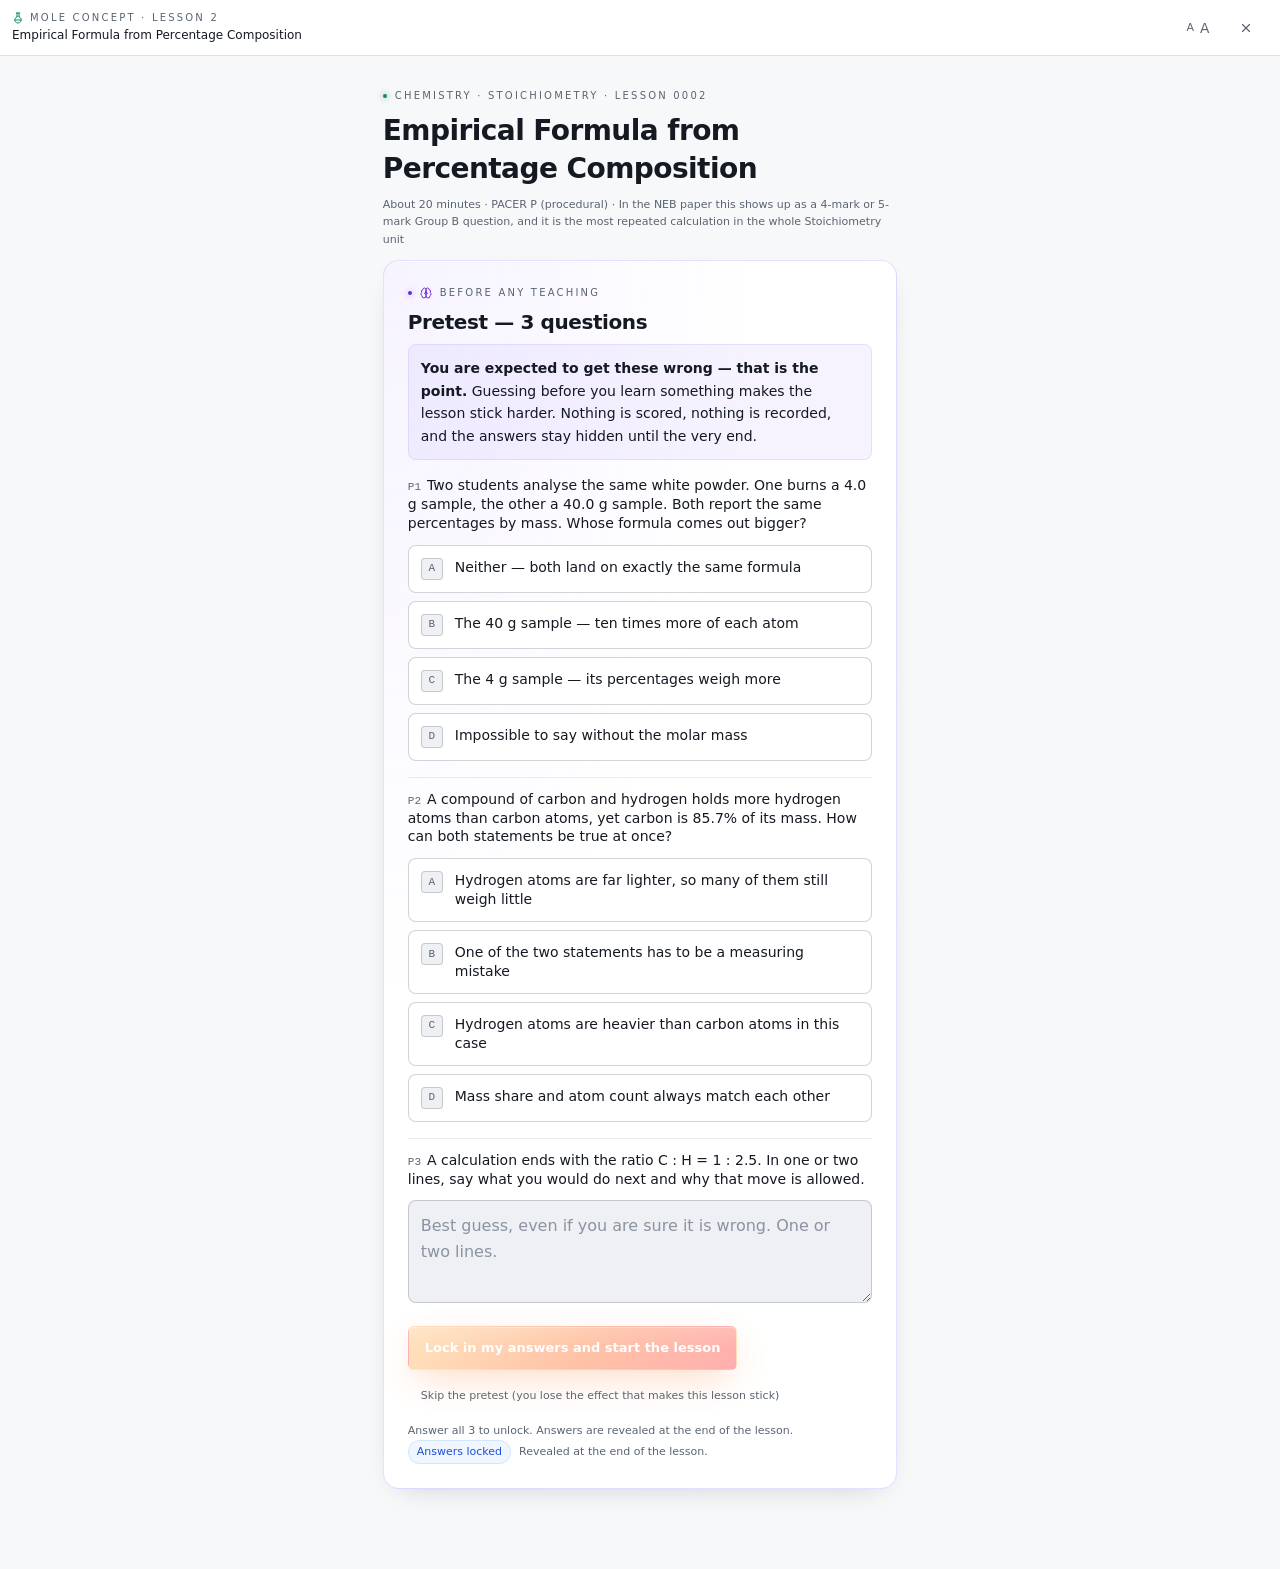
<file: assets/mole-concept/lessons/0002-empirical-formula.html>
<!DOCTYPE html>
<!--
  Engram v2 lesson · topic: Mole Concept (mole-concept)
  lesson: 0002 — Empirical Formula from Percentage Composition
  subject: Chemistry · unit: Stoichiometry (CDC unit 2, 8 teaching hours)
  pacer: P (procedural)
  built from templates/lesson-template.html v1.0.0 — style + runtime blocks byte-identical
  updated: 2026-07-26
-->
<html lang="en" data-subject="chemistry" data-text="md">
<head>
<meta charset="utf-8">
<meta name="viewport" content="width=device-width, initial-scale=1, viewport-fit=cover">
<meta name="color-scheme" content="dark light">
<meta name="referrer" content="no-referrer">
<title>Empirical Formula from Percentage Composition — Mole Concept</title>
<meta name="description" content="Turn percentages by mass into a whole-number ratio of atoms with the divide-by-the-smallest method.">
<!-- engram-lesson v1 · topic:mole-concept · lesson:0002 · subject:Chemistry · unit:Stoichiometry · pacer:P · updated:2026-07-26 -->
<style>
/* ==========================================================================
   1. TOKENS — mirrors study-hub/theme.css (values only, condensed).
      Dark is the default. Light is a real second theme (build-constraints §4)
      and doubles as the print sheet.
   ========================================================================== */
:root{
  color-scheme:dark light;
  /* surfaces — near-black navy, hue 260. Never neutral gray, never #000 */
  --bg:#0a0d12; --surface:#11151b; --surface-muted:#181c22; --surface-hover:#1e232c;
  --surface-nav:#0d1116; --surface-sunken:#070a0e;
  /* ink */
  --fg:#f0f2f4; --fg-muted:#87909c; --fg-subtle:#5d6674; --fg-invert:#0c121a; --fg-on-brand:#ffffff;
  /* borders — translucent white, never gray */
  --border:rgb(255 255 255/.08); --border-strong:rgb(255 255 255/.12);
  --border-hover:rgb(240 242 244/.3); --hairline:rgb(255 255 255/.06);
  /* brand — orange touches <5% of pixels */
  --brand:#ff8a3d; --brand-rgb:255 138 61; --brand-deep:#d97757;
  --brand-grad-action:linear-gradient(135deg,#ffc371 0%,#ff7a3d 55%,#ff4e50 100%);
  --gloss-wash:linear-gradient(180deg,rgb(255 255 255/.135) 0%,rgb(255 255 255/0) 50%);
  --brand-bar:linear-gradient(180deg,#ffc371,#ff7a3d);
  /* semantic — recipe everywhere: bg <c>/.10 · text <c> · border <c>/.20 */
  --good:#10b981; --good-rgb:16 185 129; --good-bg:rgb(16 185 129/.1); --good-bd:rgb(16 185 129/.2);
  --warn:#f59e0b; --warn-rgb:245 158 11; --warn-bg:rgb(245 158 11/.1); --warn-bd:rgb(245 158 11/.2);
  --bad:#ef4444;  --bad-rgb:239 68 68;   --bad-bg:rgb(239 68 68/.1);   --bad-bd:rgb(239 68 68/.2);
  --info:#60a5fa; --info-rgb:96 165 250; --info-bg:rgb(96 165 250/.1);  --info-bd:rgb(96 165 250/.2);
  --ai:#a78bfa;   --ai-rgb:167 139 250;  --ai-bg:rgb(167 139 250/.1);   --ai-bd:rgb(167 139 250/.2);
  --neutral:#87909c; --neutral-rgb:135 144 156;
  --neutral-bg:rgb(135 144 156/.1); --neutral-bd:rgb(135 144 156/.2);
  /* subject tones */
  --sub-physics:#60a5fa; --sub-physics-rgb:96 165 250;
  --sub-chem:#3ddc97;    --sub-chem-rgb:61 220 151;
  --sub-math:#a78bfa;    --sub-math-rgb:167 139 250;
  --sub-cs:#22d3ee;      --sub-cs-rgb:34 211 238;
  --sub-english:#fbbf24; --sub-english-rgb:251 191 36;
  --sub-nepali:#f472b6;  --sub-nepali-rgb:244 114 182;
  /* accent channel — the one indirection every block reads */
  --accent:var(--brand); --accent-rgb:var(--brand-rgb);
  /* type — nothing between 14px and 18px, deliberately */
  --font-sans:Inter,"Inter Variable",-apple-system,BlinkMacSystemFont,"Segoe UI Variable Text","Segoe UI",system-ui,Roboto,"Helvetica Neue",Arial,"Noto Sans Devanagari","Nirmala UI",Mangal,sans-serif,"Apple Color Emoji","Segoe UI Emoji";
  --font-mono:"JetBrains Mono","SFMono-Regular","SF Mono",ui-monospace,"Cascadia Mono","Segoe UI Mono",Menlo,Consolas,"Liberation Mono",monospace;
  --font-deva:"Noto Sans Devanagari","Nirmala UI",Mangal,"Kalimati",var(--font-sans);
  --fs-micro:9px; --fs-eyebrow:10px; --fs-meta:11px; --fs-caption:12px;
  --fs-body:13px; --fs-body-lg:14px; --fs-input:16px;
  --fs-title:18px; --fs-title-lg:20px; --fs-display:28px;
  --lh-tight:1.15; --lh-snug:1.35; --lh-body:1.6; --lh-loose:1.75;
  --tr-metric:-.02em; --tr-eyebrow:.22em; --tr-micro:.2em;
  --fw-body:400; --fw-medium:500; --fw-semibold:600;
  --font-features:"cv11","ss01","calt" 1;
  /* radii · spacing · layout */
  --r-sm:4px; --r-md:6px; --r-lg:8px; --r-xl:12px; --r-2xl:16px; --r-full:999px;
  --sp-1:4px; --sp-2:8px; --sp-3:12px; --sp-4:16px; --sp-5:20px; --sp-6:24px;
  --sp-8:32px; --sp-10:40px; --sp-12:48px;
  --tap:44px; --prose-max:68ch; --header-h:56px;
  --safe-top:env(safe-area-inset-top,0px); --safe-bottom:env(safe-area-inset-bottom,0px);
  --safe-left:env(safe-area-inset-left,0px); --safe-right:env(safe-area-inset-right,0px);
  /* elevation — coloured glows, never gray dumps */
  --lip:inset 0 1px 0 rgb(255 255 255/.04);
  --sh-card:0 10px 30px -15px rgb(0 0 0/.6);
  --glow-accent:0 16px 48px -16px rgb(var(--accent-rgb)/.4);
  --sh-btn-primary:0 12px 36px -10px rgb(var(--brand-rgb)/.95),inset 0 1px 0 rgb(255 255 255/.32);
  --focus-ring:0 0 0 3px rgb(255 138 61/.18),0 0 0 1px rgb(217 119 87/.7);
  --wash-accent:radial-gradient(120% 100% at 0% 0%,rgb(var(--accent-rgb)/.12),transparent 60%);
  --veil:rgb(10 13 18/.85);
  /* motion — one house easing */
  --ease:cubic-bezier(.4,0,.2,1); --dur-fast:140ms; --dur:240ms; --lift-y:-2px;
}
/* accent re-pointers — same contract as theme.css §2 */
[data-subject="physics"]{--accent:var(--sub-physics);--accent-rgb:var(--sub-physics-rgb)}
[data-subject="chemistry"]{--accent:var(--sub-chem);--accent-rgb:var(--sub-chem-rgb)}
[data-subject="maths"],[data-subject="math"],[data-subject="mathematics"]{--accent:var(--sub-math);--accent-rgb:var(--sub-math-rgb)}
[data-subject="cs"],[data-subject="computer-science"]{--accent:var(--sub-cs);--accent-rgb:var(--sub-cs-rgb)}
[data-subject="english"]{--accent:var(--sub-english);--accent-rgb:var(--sub-english-rgb)}
[data-subject="nepali"]{--accent:var(--sub-nepali);--accent-rgb:var(--sub-nepali-rgb)}
[data-tone="good"]{--accent:var(--good);--accent-rgb:var(--good-rgb)}
[data-tone="warn"]{--accent:var(--warn);--accent-rgb:var(--warn-rgb)}
[data-tone="bad"]{--accent:var(--bad);--accent-rgb:var(--bad-rgb)}
[data-tone="info"]{--accent:var(--info);--accent-rgb:var(--info-rgb)}
[data-tone="ai"]{--accent:var(--ai);--accent-rgb:var(--ai-rgb)}

/* Text-size control. TWO sizes, both readable; --fs-input never drops below
   16px or iOS Safari zooms the viewport on focus. */
html[data-text="lg"]{--fs-body:15px;--fs-body-lg:17px;--fs-meta:13px;--fs-caption:14px;
  --fs-title:21px;--fs-title-lg:24px;--fs-display:32px;--fs-eyebrow:11px}

/* Light theme — real second theme, and the print sheet. */
@media (prefers-color-scheme:light){
  :root{
    --bg:#f7f8fa; --surface:#fff; --surface-muted:#eef0f4; --surface-hover:#e7eaef;
    --surface-nav:#fff; --surface-sunken:#e9ecf1;
    --fg:#141922; --fg-muted:#5a6472; --fg-subtle:#8a93a1; --fg-invert:#fff;
    --border:rgb(14 20 30/.12); --border-strong:rgb(14 20 30/.18);
    --border-hover:rgb(14 20 30/.34); --hairline:rgb(14 20 30/.08);
    --lip:inset 0 1px 0 rgb(255 255 255/.6);
    --sh-card:0 10px 30px -18px rgb(14 20 30/.28);
    --veil:rgb(247 248 250/.88);
    --brand-deep:#b8542f;
    --good:#047857;--warn:#a16207;--bad:#b91c1c;--info:#1d4ed8;--ai:#6d28d9;
    --sub-chem:#0f8f5f;--sub-physics:#1d4ed8;--sub-math:#6d28d9;
    --sub-cs:#0e7490;--sub-english:#a16207;--sub-nepali:#be185d;
    --sub-chem-rgb:15 143 95;--sub-physics-rgb:29 78 216;--sub-math-rgb:109 40 217;
    --sub-cs-rgb:14 116 144;--sub-english-rgb:161 98 7;--sub-nepali-rgb:190 24 93;
  }
}

/* ==========================================================================
   2. RESET + BASE
   ========================================================================== */
*,*::before,*::after{box-sizing:border-box;border:0 solid var(--border)}
html{-webkit-text-size-adjust:100%;text-size-adjust:100%;scroll-behavior:smooth}
body{margin:0;background:var(--bg);color:var(--fg);font-family:var(--font-sans);
  font-size:var(--fs-body);line-height:var(--lh-body);font-feature-settings:var(--font-features);
  -webkit-font-smoothing:antialiased;overflow-x:hidden;
  padding-left:var(--safe-left);padding-right:var(--safe-right)}
h1,h2,h3,h4{margin:0;font-weight:var(--fw-semibold);letter-spacing:var(--tr-metric);line-height:var(--lh-snug)}
h1{font-size:var(--fs-display)} h2{font-size:var(--fs-title-lg)} h3{font-size:var(--fs-title)} h4{font-size:var(--fs-body-lg)}
p,ul,ol,table,figure,pre{margin:0 0 var(--sp-3)}
p:last-child,ul:last-child,ol:last-child{margin-bottom:0}
ul,ol{padding-inline-start:var(--sp-5)}
li{margin-bottom:var(--sp-1)}
a{color:var(--accent);text-decoration-color:rgb(var(--accent-rgb)/.4);text-underline-offset:2px}
a:hover{text-decoration-color:rgb(var(--accent-rgb)/.9)}
strong{font-weight:var(--fw-semibold);color:var(--fg)}
code,kbd,pre,.mono{font-family:var(--font-mono);font-variant-numeric:tabular-nums}
button,input,textarea,select{font:inherit;color:inherit;background:none;margin:0}
button{cursor:pointer;touch-action:manipulation;-webkit-tap-highlight-color:transparent}
img,svg{display:block;max-width:100%}
:where(a,button,input,textarea,select,summary,[tabindex]):focus-visible{outline:none;box-shadow:var(--focus-ring)}
.sr-only{position:absolute;width:1px;height:1px;padding:0;margin:-1px;overflow:hidden;clip:rect(0 0 0 0);white-space:nowrap;border:0}

/* ==========================================================================
   3. STICKY MINI-HEADER  (topic · lesson N · text size · streak-safe close)
   ========================================================================== */
.lh{position:sticky;top:0;z-index:100;display:flex;align-items:center;gap:var(--sp-3);
  min-height:var(--header-h);padding:var(--safe-top) var(--sp-3) 0;
  background:var(--veil);border-bottom:1px solid var(--border)}
/* No backdrop-filter (GPU law): .lh is sticky over a scrolling column, so a
   backdrop blur re-samples on every scroll frame. Opaque chrome instead. */
.lh{background:var(--surface-nav)}
.lh__id{min-width:0;flex:1 1 auto;display:flex;flex-direction:column;justify-content:center;
  padding:var(--sp-2) 0}
.lh__topic{display:flex;align-items:center;gap:6px;font-size:var(--fs-eyebrow);
  font-weight:var(--fw-medium);text-transform:uppercase;letter-spacing:var(--tr-eyebrow);
  color:var(--fg-muted);white-space:nowrap;overflow:hidden;text-overflow:ellipsis}
.lh__topic .ico{color:var(--accent)}
.lh__title{font-size:var(--fs-caption);font-weight:var(--fw-medium);color:var(--fg);
  white-space:nowrap;overflow:hidden;text-overflow:ellipsis}
.lh__acts{display:flex;align-items:center;gap:var(--sp-1);flex:0 0 auto}
.lh__btn{display:inline-flex;align-items:center;justify-content:center;gap:6px;
  min-width:var(--tap);min-height:var(--tap);padding:0 var(--sp-2);border-radius:var(--r-md);
  color:var(--fg-muted);font-size:var(--fs-meta);font-weight:var(--fw-medium);
  transition:background-color var(--dur-fast) var(--ease),color var(--dur-fast) var(--ease)}
.lh__btn:hover{background:var(--surface-hover);color:var(--fg)}
.lh__bar{position:absolute;left:0;right:0;bottom:-1px;height:2px;background:var(--brand-bar);
  transform:scaleX(0);transform-origin:0 50%;box-shadow:0 0 8px rgb(255 122 61/.55)}

/* ==========================================================================
   4. PAGE FRAME
   ========================================================================== */
.wrap{max-width:var(--prose-max);margin:0 auto;padding:var(--sp-5) var(--sp-4) calc(var(--sp-12) + var(--safe-bottom))}
@media (min-width:768px){.wrap{padding:var(--sp-8) var(--sp-6) var(--sp-12)}}
.sec{margin:0 0 var(--sp-8);scroll-margin-top:calc(var(--header-h) + var(--sp-4))}
.eyebrow{display:flex;align-items:center;gap:var(--sp-2);font-size:var(--fs-eyebrow);
  font-weight:var(--fw-medium);text-transform:uppercase;letter-spacing:var(--tr-eyebrow);
  color:var(--fg-muted);margin-bottom:var(--sp-2)}
.eyebrow::before{content:"";width:4px;height:4px;flex:0 0 auto;border-radius:50%;
  background:var(--accent);box-shadow:0 0 6px rgb(var(--accent-rgb)/.8)}
.eyebrow .ico{color:var(--accent)}
.lede{font-size:var(--fs-body-lg);line-height:var(--lh-loose);color:var(--fg)}
.meta{font-size:var(--fs-meta);color:var(--fg-muted)}
.hr{height:1px;background:var(--border);margin:var(--sp-8) 0;border:0}

/* card */
.card{position:relative;overflow:hidden;padding:var(--sp-4);border:1px solid var(--border);
  border-radius:var(--r-xl);background:var(--surface);box-shadow:var(--lip),var(--sh-card)}
.card--tone{background-image:var(--wash-accent)}
.card--tone::after{content:"";position:absolute;top:-64px;right:-64px;width:176px;height:176px;
  border-radius:50%;opacity:.28;pointer-events:none;
  /* radial-gradient, NOT filter:blur - same look, a fraction of the cost.
     A 48px blur is a full-surface GPU pass on every paint of this element. */
  background:radial-gradient(circle,rgb(var(--accent-rgb) / 0.55),transparent 70%)}
.card__title{font-size:var(--fs-title);font-weight:var(--fw-semibold);letter-spacing:var(--tr-metric)}
.card__body{position:relative}

/* pill / chip / dot */
.pill{display:inline-flex;align-items:center;gap:6px;padding:3px var(--sp-2);border:1px solid;
  border-radius:var(--r-full);font-size:var(--fs-meta);font-weight:var(--fw-medium);line-height:1.45;
  white-space:nowrap;background:var(--neutral-bg);color:var(--neutral);border-color:var(--neutral-bd)}
.pill--good{background:var(--good-bg);color:var(--good);border-color:var(--good-bd)}
.pill--warn{background:var(--warn-bg);color:var(--warn);border-color:var(--warn-bd)}
.pill--bad{background:var(--bad-bg);color:var(--bad);border-color:var(--bad-bd)}
.pill--info{background:var(--info-bg);color:var(--info);border-color:var(--info-bd)}
.pill--accent{background:rgb(var(--accent-rgb)/.1);color:var(--accent);border-color:rgb(var(--accent-rgb)/.2)}
.chip{display:inline-block;font-size:var(--fs-micro);letter-spacing:var(--tr-micro);
  text-transform:uppercase;padding:2px 6px;border-radius:var(--r-sm);
  background:rgb(var(--accent-rgb)/.15);color:var(--accent);border:1px solid rgb(var(--accent-rgb)/.3)}
.chip--mis{background:var(--bad-bg);color:var(--bad);border-color:var(--bad-bd);font-family:var(--font-mono)}
.row{display:flex;align-items:center;gap:var(--sp-2);flex-wrap:wrap}

/* buttons */
.btn{display:inline-flex;align-items:center;justify-content:center;gap:var(--sp-2);
  min-height:var(--tap);padding:10px var(--sp-4);border:1px solid var(--border-strong);
  border-radius:var(--r-md);background:var(--surface-muted);color:var(--fg);
  font-size:var(--fs-body);font-weight:var(--fw-medium);line-height:1.2;text-align:center;
  text-decoration:none;box-shadow:var(--lip);
  transition:background-color var(--dur-fast) var(--ease),border-color var(--dur-fast) var(--ease),
    transform var(--dur-fast) var(--ease)}
.btn:hover{background:var(--surface-hover);border-color:var(--border-hover)}
.btn:active{transform:scale(.99)}
.btn[disabled],.btn[aria-disabled="true"]{opacity:.45;pointer-events:none}
.btn-primary{border-color:transparent;color:var(--fg-on-brand);font-weight:var(--fw-semibold);
  background-color:var(--brand);background-image:var(--gloss-wash),var(--brand-grad-action);
  box-shadow:var(--sh-btn-primary)}
.btn-ghost{background:transparent;border-color:transparent;color:var(--fg-muted);box-shadow:none}
.btn-ghost:hover{background:var(--surface-hover);color:var(--fg)}
.btn--sm{min-height:36px;padding:6px var(--sp-3);font-size:var(--fs-meta)}
.btn--block{width:100%}
.btn-row{display:flex;gap:var(--sp-2);flex-wrap:wrap;margin-top:var(--sp-3)}

/* maths + notation */
.math,.sci,.formula{font-variant-numeric:tabular-nums lining-nums}
.math sub,.math sup,.sci sub,.sci sup,.formula sub,.formula sup{font-size:.68em;line-height:0;
  position:relative;vertical-align:baseline}
.math sup,.sci sup,.formula sup{top:-.5em}
.math sub,.sci sub,.formula sub{bottom:-.22em}
.sci{white-space:nowrap}
.unit{color:var(--fg-muted);margin-left:.28em}
.formula{display:inline-block;padding:2px 8px;border-radius:var(--r-sm);
  background:var(--surface-muted);font-family:var(--font-mono);font-size:.95em}
.formula-block{display:block;padding:var(--sp-3) var(--sp-4);margin:var(--sp-3) 0;
  border-left:2px solid rgb(var(--accent-rgb)/.5);border-radius:0 var(--r-lg) var(--r-lg) 0;
  background:var(--surface-muted);font-size:var(--fs-body-lg);overflow-x:auto;text-align:center}
.deva{font-family:var(--font-deva)}

/* tables — always inside .scroll-x; the page body never scrolls sideways */
.scroll-x{overflow-x:auto;-webkit-overflow-scrolling:touch;border:1px solid var(--border);
  border-radius:var(--r-lg);background:var(--surface)}
table{border-collapse:collapse;width:100%;font-size:var(--fs-meta)}
thead th{padding:var(--sp-2) var(--sp-3);background:var(--surface-muted);color:var(--fg-muted);
  font-size:var(--fs-eyebrow);font-weight:var(--fw-medium);text-transform:uppercase;
  letter-spacing:.08em;text-align:left;white-space:nowrap}
tbody td{padding:10px var(--sp-3);border-bottom:1px solid var(--hairline);vertical-align:middle;white-space:nowrap}
tbody tr:last-child td{border-bottom:0}
td.num,th.num{text-align:right;font-variant-numeric:tabular-nums}
tbody tr.is-answer td{background:rgb(var(--accent-rgb)/.08);font-weight:var(--fw-semibold)}

/* ==========================================================================
   5. PEDAGOGY BLOCKS
   ========================================================================== */

/* 5.1 pretest gate ------------------------------------------------------- */
.gate{border:1px solid rgb(var(--ai-rgb)/.28);border-radius:var(--r-2xl);
  background:var(--surface);box-shadow:var(--lip),var(--sh-card);padding:var(--sp-4);
  background-image:radial-gradient(120% 100% at 0% 0%,rgb(var(--ai-rgb)/.10),transparent 60%)}
@media (min-width:768px){.gate{padding:var(--sp-6)}}
.gate__framing{margin:var(--sp-2) 0 var(--sp-4);padding:var(--sp-3);border-radius:var(--r-lg);
  background:var(--ai-bg);border:1px solid var(--ai-bd);color:var(--fg);font-size:var(--fs-body-lg)}
body[data-gate="closed"] #lesson-body{display:none}
body[data-gate="open"] #pretest-live{display:none}

/* 5.2 MCQ ----------------------------------------------------------------- */
.q{margin:0 0 var(--sp-4);padding:var(--sp-3) 0 0;border-top:1px solid var(--hairline)}
.q:first-of-type{border-top:0;padding-top:0}
.q__stem{font-size:var(--fs-body-lg);line-height:var(--lh-snug);margin-bottom:var(--sp-3)}
.q__num{font-family:var(--font-mono);font-size:var(--fs-meta);color:var(--fg-muted);margin-right:6px}
.opts{display:flex;flex-direction:column;gap:var(--sp-2)}
.option{display:flex;align-items:flex-start;gap:var(--sp-3);width:100%;min-height:var(--tap);
  padding:var(--sp-3);border:1px solid var(--border-strong);border-radius:var(--r-lg);
  background:var(--surface);color:var(--fg);font-size:var(--fs-body-lg);line-height:var(--lh-snug);
  text-align:left;box-shadow:var(--lip);
  transition:border-color var(--dur-fast) var(--ease),background-color var(--dur-fast) var(--ease)}
.option:hover{border-color:var(--border-hover);background:var(--surface-hover)}
.option__key{display:grid;place-items:center;flex:0 0 auto;width:22px;height:22px;
  border:1px solid var(--border-strong);border-radius:var(--r-sm);background:var(--surface-muted);
  font-family:var(--font-mono);font-size:var(--fs-meta);color:var(--fg-muted)}
.option.is-selected{border-color:rgb(var(--accent-rgb)/.5)}
.option.is-correct{border-color:var(--good-bd);background:var(--good-bg)}
.option.is-correct .option__key{background:var(--good-bg);color:var(--good);border-color:var(--good-bd)}
.option.is-wrong{border-color:var(--bad-bd);background:var(--bad-bg)}
.option.is-wrong .option__key{background:var(--bad-bg);color:var(--bad);border-color:var(--bad-bd)}
.q.is-locked .option{pointer-events:none}
.fb{margin-top:var(--sp-3);padding:var(--sp-3);border-radius:var(--r-lg);font-size:var(--fs-body);
  border:1px solid var(--border);background:var(--surface-muted)}
.fb--good{border-color:var(--good-bd);background:var(--good-bg)}
.fb--bad{border-color:var(--bad-bd);background:var(--bad-bg)}
.fb__marks{display:block;font-weight:var(--fw-semibold);margin-bottom:4px}

/* 5.3 named method steps -------------------------------------------------- */
.step{position:relative;padding:var(--sp-3) var(--sp-4);margin:0 0 var(--sp-2);
  border-left:2px solid rgb(var(--accent-rgb)/.55);border-radius:0 var(--r-lg) var(--r-lg) 0;
  background:var(--surface)}
.step__n{display:inline-block;font-family:var(--font-mono);font-size:var(--fs-eyebrow);
  letter-spacing:var(--tr-micro);text-transform:uppercase;color:var(--accent);margin-bottom:2px}
.step strong{color:var(--fg)}

/* 5.4 interactive model (predict → act → explain) -------------------------- */
.model__stage{padding:var(--sp-4);border:1px solid var(--border);border-radius:var(--r-lg);
  background:var(--surface-muted);margin-top:var(--sp-3)}
.model__stage[hidden]{display:none}
.ctl{display:block;margin-bottom:var(--sp-4)}
.ctl__lab{display:flex;justify-content:space-between;align-items:baseline;gap:var(--sp-3);
  font-size:var(--fs-meta);color:var(--fg-muted);margin-bottom:6px}
.ctl__val{font-family:var(--font-mono);font-size:var(--fs-body-lg);font-weight:var(--fw-semibold);
  color:var(--fg);font-variant-numeric:tabular-nums}
input[type=range]{-webkit-appearance:none;appearance:none;width:100%;height:var(--tap);
  background:transparent;display:block}
input[type=range]::-webkit-slider-runnable-track{height:6px;border-radius:var(--r-full);
  background:var(--surface-hover);border:1px solid var(--border)}
input[type=range]::-moz-range-track{height:6px;border-radius:var(--r-full);
  background:var(--surface-hover);border:1px solid var(--border)}
input[type=range]::-webkit-slider-thumb{-webkit-appearance:none;appearance:none;width:24px;height:24px;
  margin-top:-10px;border-radius:50%;background:var(--accent);border:2px solid var(--bg);
  box-shadow:0 0 10px rgb(var(--accent-rgb)/.6)}
input[type=range]::-moz-range-thumb{width:24px;height:24px;border-radius:50%;background:var(--accent);
  border:2px solid var(--bg);box-shadow:0 0 10px rgb(var(--accent-rgb)/.6)}
.readout{display:grid;grid-template-columns:repeat(auto-fit,minmax(120px,1fr));gap:var(--sp-2);
  margin-top:var(--sp-3)}
.ro{padding:var(--sp-3);border:1px solid var(--border);border-radius:var(--r-lg);background:var(--surface)}
.ro__lab{font-size:var(--fs-eyebrow);text-transform:uppercase;letter-spacing:var(--tr-eyebrow);
  color:var(--fg-muted)}
.ro__val{margin-top:4px;font-size:var(--fs-title);font-weight:var(--fw-semibold);
  font-variant-numeric:tabular-nums;letter-spacing:var(--tr-metric)}
.ro--key .ro__val{color:var(--accent);text-shadow:0 0 24px rgb(var(--accent-rgb)/.35)}
.verdict{margin-top:var(--sp-3);font-size:var(--fs-body);color:var(--fg-muted)}
.particles{display:flex;flex-wrap:wrap;gap:4px;margin-top:var(--sp-3);min-height:24px}
.particles i{width:12px;height:12px;border-radius:50%;background:rgb(var(--accent-rgb)/.75);
  box-shadow:0 0 6px rgb(var(--accent-rgb)/.5)}
.particles i.alt{background:rgb(var(--info-rgb)/.75);box-shadow:0 0 6px rgb(var(--info-rgb)/.5)}

/* 5.5 pitfalls ------------------------------------------------------------ */
.pit{padding:var(--sp-3) var(--sp-4);margin:0 0 var(--sp-3);border:1px solid var(--bad-bd);
  border-left:2px solid var(--bad);border-radius:0 var(--r-lg) var(--r-lg) 0;background:var(--bad-bg)}
.pit__head{display:flex;align-items:center;gap:var(--sp-2);flex-wrap:wrap;margin-bottom:6px}
.pit__head .ico{color:var(--bad)}
.pit__name{font-weight:var(--fw-semibold);font-size:var(--fs-body-lg)}
.pit__why{margin-top:6px;padding-top:6px;border-top:1px solid var(--bad-bd);
  font-size:var(--fs-meta);color:var(--fg-muted)}
.pit__why b{color:var(--fg);font-weight:var(--fw-medium)}

/* 5.6 retrieval check + produced-answer problems + reveal ------------------ */
.rc,.prob{padding:var(--sp-4);border:1px solid var(--border);border-radius:var(--r-xl);
  background:var(--surface);box-shadow:var(--lip);margin-bottom:var(--sp-4)}
.rc{border-color:rgb(var(--accent-rgb)/.25)}
textarea.pad{width:100%;min-height:96px;padding:var(--sp-3);border:1px solid var(--border-strong);
  border-radius:var(--r-lg);background:var(--surface-muted);color:var(--fg);
  font-size:var(--fs-input);line-height:var(--lh-body);resize:vertical;font-family:var(--font-sans)}
textarea.pad::placeholder{color:var(--fg-subtle)}
.conf{display:flex;gap:var(--sp-2);flex-wrap:wrap;margin:var(--sp-3) 0 0}
.conf__b{flex:1 1 auto;min-width:96px;min-height:var(--tap);padding:8px var(--sp-3);
  border:1px solid var(--border-strong);border-radius:var(--r-md);background:var(--surface-muted);
  font-size:var(--fs-meta);color:var(--fg-muted)}
.conf__b[aria-pressed="true"]{border-color:rgb(var(--accent-rgb)/.6);color:var(--accent);
  background:rgb(var(--accent-rgb)/.1)}
.reveal{margin-top:var(--sp-3);padding:var(--sp-3) var(--sp-4);border:1px solid var(--border);
  border-radius:var(--r-lg);background:var(--surface-muted)}
.reveal[hidden]{display:none}
.chain{list-style:none;padding:0;margin:0;counter-reset:st}
.chain li{position:relative;padding:0 0 var(--sp-3) var(--sp-6);margin:0}
.chain li::before{counter-increment:st;content:counter(st);position:absolute;left:0;top:1px;
  width:20px;height:20px;display:grid;place-items:center;border-radius:50%;
  background:rgb(var(--accent-rgb)/.15);color:var(--accent);border:1px solid rgb(var(--accent-rgb)/.35);
  font-family:var(--font-mono);font-size:var(--fs-micro)}
.chain .just{display:block;font-size:var(--fs-meta);color:var(--fg-muted);margin-top:2px}
.chain .mk{float:right;margin-left:var(--sp-2);font-family:var(--font-mono);font-size:var(--fs-micro);
  color:var(--good);background:var(--good-bg);border:1px solid var(--good-bd);
  border-radius:var(--r-sm);padding:1px 5px}
.ladder{display:inline-flex;align-items:center;gap:6px;font-size:var(--fs-micro);
  letter-spacing:var(--tr-micro);text-transform:uppercase;color:var(--fg-muted)}
.ladder b{color:var(--accent);font-weight:var(--fw-semibold)}
.selfscore{display:flex;gap:var(--sp-2);flex-wrap:wrap;margin-top:var(--sp-3);
  padding-top:var(--sp-3);border-top:1px solid var(--hairline)}
.selfscore__b{min-width:var(--tap);min-height:var(--tap);padding:0 var(--sp-3);
  border:1px solid var(--border-strong);border-radius:var(--r-md);background:var(--surface);
  font-family:var(--font-mono);font-size:var(--fs-body)}
.selfscore__b[aria-pressed="true"]{border-color:rgb(var(--accent-rgb)/.6);color:var(--accent);
  background:rgb(var(--accent-rgb)/.1)}
.marks-out{margin-top:var(--sp-3);font-size:var(--fs-body-lg);font-weight:var(--fw-medium)}

/* 5.7 reconstruction ------------------------------------------------------ */
.spine{list-style:none;padding:0;margin:var(--sp-3) 0 0}
.spine li{margin:0 0 var(--sp-2)}
.spine label{display:flex;align-items:flex-start;gap:var(--sp-3);min-height:var(--tap);
  padding:var(--sp-2) var(--sp-3);border:1px solid var(--border);border-radius:var(--r-lg);
  background:var(--surface-muted);cursor:pointer}
.spine input{width:20px;height:20px;flex:0 0 auto;margin-top:2px;accent-color:var(--accent)}
.spine label:has(input:checked){border-color:var(--good-bd);background:var(--good-bg)}

/* 5.8 citation / next ----------------------------------------------------- */
.cite{padding:var(--sp-3) var(--sp-4);border:1px solid var(--border);border-radius:var(--r-lg);
  background:var(--surface-muted);font-size:var(--fs-meta);color:var(--fg-muted)}
.cite b{color:var(--fg);font-weight:var(--fw-medium)}
.nav-next{display:flex;gap:var(--sp-2);flex-wrap:wrap;margin-top:var(--sp-4)}
.nav-next a{flex:1 1 200px}

/* 5.9 QC panel (authoring errors) — visible, loud, never silent ------------ */
.qc{position:sticky;top:var(--header-h);z-index:90;margin:0 0 var(--sp-4);padding:var(--sp-3) var(--sp-4);
  border:1px solid var(--bad-bd);border-left:3px solid var(--bad);border-radius:var(--r-lg);
  background:var(--bad-bg);font-size:var(--fs-meta)}
.qc[hidden]{display:none}
.qc h4{color:var(--bad);margin-bottom:6px}
.qc ul{margin:0;padding-inline-start:var(--sp-4)}
.qc code{font-size:var(--fs-micro);color:var(--fg)}

/* icons */
.ico{width:16px;height:16px;flex:0 0 auto;stroke-width:2}
.ico--14{width:14px;height:14px} .ico--12{width:12px;height:12px}

/* ==========================================================================
   6. REDUCED MOTION — every transition/animation collapses
   ========================================================================== */
@media (prefers-reduced-motion:reduce){
  :root{--dur-fast:.01ms;--dur:.01ms;--lift-y:0px}
  html{scroll-behavior:auto}
  *,*::before,*::after{animation-duration:.01ms!important;animation-iteration-count:1!important;
    transition-duration:.01ms!important;scroll-behavior:auto!important}
}

/* ==========================================================================
   7. PRINT — one clean paper copy, all answers revealed, no controls
   ========================================================================== */
@media print{
  :root{--bg:#fff;--surface:#fff;--surface-muted:#f4f5f7;--surface-hover:#eee;
    --fg:#111;--fg-muted:#555;--fg-subtle:#777;--border:#ccc;--border-strong:#bbb;
    --hairline:#ddd;--lip:none;--sh-card:none;--good:#0a6b4b;--bad:#a11;--warn:#8a5a00;
    --accent:#333;--accent-rgb:51 51 51;--wash-accent:none;--veil:#fff}
  @page{margin:14mm}
  body{background:#fff;color:#111;font-size:11pt;line-height:1.45}
  .lh,.lh__acts,.btn,.btn-row,.conf,.selfscore,.qc,.no-print,input[type=range],.model__stage .ctl{display:none!important}
  .card--tone::after{display:none}
  .reveal,.model__stage,#lesson-body,#pretest-live{display:block!important}
  .sec{page-break-inside:avoid;margin-bottom:14pt}
  .prob,.rc,.card,.gate{break-inside:avoid;box-shadow:none;border:1px solid #ccc}
  textarea.pad{min-height:80pt;background:#fff;border:1px dashed #999}
  a{color:#111;text-decoration:underline}
  a[href^="http"]::after{content:" (" attr(href) ")";font-size:8pt;color:#555}
}
</style>
</head>
<body data-gate="closed">

<!-- Inline icon subset. Lessons ship standalone and cannot reach
     study-hub/assets/icons.svg — these six shapes are copied from it. -->
<svg width="0" height="0" style="position:absolute" aria-hidden="true" focusable="false"><defs>
<symbol id="i-subject" viewBox="0 0 24 24" fill="none" stroke="currentColor" stroke-width="2" stroke-linecap="round" stroke-linejoin="round"><path d="M10 2v7.31"/><path d="M14 9.3V2"/><path d="M8.5 2h7"/><path d="M14 9.3a6.5 6.5 0 1 1-4 0"/><path d="M5.52 16h12.96"/></symbol>
<symbol id="i-warn" viewBox="0 0 24 24" fill="none" stroke="currentColor" stroke-width="2" stroke-linecap="round" stroke-linejoin="round"><path d="m21.73 18-8-14a2 2 0 0 0-3.48 0l-8 14A2 2 0 0 0 4 21h16a2 2 0 0 0 1.73-3"/><path d="M12 9v4"/><path d="M12 17h.01"/></symbol>
<symbol id="i-target" viewBox="0 0 24 24" fill="none" stroke="currentColor" stroke-width="2" stroke-linecap="round" stroke-linejoin="round"><circle cx="12" cy="12" r="10"/><circle cx="12" cy="12" r="6"/><circle cx="12" cy="12" r="2"/></symbol>
<symbol id="i-brain" viewBox="0 0 24 24" fill="none" stroke="currentColor" stroke-width="2" stroke-linecap="round" stroke-linejoin="round"><path d="M12 5a3 3 0 1 0-5.997.125 4 4 0 0 0-2.526 5.77 4 4 0 0 0 .556 6.588A4 4 0 1 0 12 18Z"/><path d="M12 5a3 3 0 1 1 5.997.125 4 4 0 0 1 2.526 5.77 4 4 0 0 1-.556 6.588A4 4 0 1 1 12 18Z"/><path d="M15 13a4.5 4.5 0 0 1-3-4 4.5 4.5 0 0 1-3 4"/></symbol>
<symbol id="i-x" viewBox="0 0 24 24" fill="none" stroke="currentColor" stroke-width="2" stroke-linecap="round" stroke-linejoin="round"><path d="M18 6 6 18"/><path d="m6 6 12 12"/></symbol>
<symbol id="i-next" viewBox="0 0 24 24" fill="none" stroke="currentColor" stroke-width="2" stroke-linecap="round" stroke-linejoin="round"><path d="M5 12h14"/><path d="m12 5 7 7-7 7"/></symbol>
</defs></svg>

<!-- ======================= STICKY MINI-HEADER ======================= -->
<header class="lh">
  <div class="lh__id">
    <span class="lh__topic"><svg class="ico ico--12"><use href="#i-subject"/></svg>Mole Concept · Lesson 2</span>
    <span class="lh__title">Empirical Formula from Percentage Composition</span>
  </div>
  <div class="lh__acts">
    <button class="lh__btn" id="text-size" type="button" aria-pressed="false"
            aria-label="Larger text">A<span style="font-size:1.25em">A</span></button>
    <button class="lh__btn" id="close-lesson" type="button"
            aria-label="Close this lesson. Your streak is safe — nothing is lost.">
      <svg class="ico ico--14"><use href="#i-x"/></svg><span class="sr-only">Close</span>
    </button>
  </div>
  <span class="lh__bar" id="progress-bar" aria-hidden="true"></span>
</header>

<main class="wrap">

  <div class="qc" id="qc-panel" hidden role="alert">
    <h4>Authoring errors — do not ship this lesson</h4>
    <ul id="qc-list"></ul>
  </div>

  <p class="eyebrow">Chemistry · Stoichiometry · Lesson 0002</p>
  <h1>Empirical Formula from Percentage Composition</h1>
  <p class="meta" style="margin-top:var(--sp-2)">
    About 20 minutes · PACER P (procedural) ·
    In the NEB paper this shows up as a 4-mark or 5-mark Group B question, and it is the
    most repeated calculation in the whole Stoichiometry unit
  </p>

  <!-- ================= 1. PRETEST GATE (delayed answers) ================= -->
  <section class="sec gate" id="pretest" data-tone="ai" aria-labelledby="pretest-h">
    <p class="eyebrow"><svg class="ico ico--12"><use href="#i-brain"/></svg>Before any teaching</p>
    <h2 id="pretest-h">Pretest — 3 questions</h2>
    <p class="gate__framing">
      <strong>You are expected to get these wrong — that is the point.</strong>
      Guessing before you learn something makes the lesson stick harder. Nothing is
      scored, nothing is recorded, and the answers stay hidden until the very end.
    </p>

    <div id="pretest-live">
      <div class="q" data-q="pt1" data-pretest="1" data-correct="same"
           data-key-note="compares two analyses of one compound — a judgement about what a ratio depends on">
        <p class="q__stem"><span class="q__num">P1</span>Two students analyse the same white
          powder. One burns a 4.0 g sample, the other a 40.0 g sample. Both report the same
          percentages by mass. Whose formula comes out bigger?</p>
        <div class="opts">
          <button class="option" type="button" data-value="same" data-why="A formula is a ratio of atoms, and a ratio does not care how much you took. Both students land on the same formula — which is why you are allowed to assume any sample size you like."><span class="option__key"></span><span>Neither — both land on exactly the same formula</span></button>
          <button class="option" type="button" data-value="ten" data-why="Ten times the sample holds ten times as many of every atom, so every number in the ratio grows by ten and the ratio itself is unchanged."><span class="option__key"></span><span>The 40 g sample — ten times more of each atom</span></button>
          <button class="option" type="button" data-value="small" data-why="Nothing about a small sample concentrates the atoms. Percentages are shares, and shares do not depend on the size of the sample."><span class="option__key"></span><span>The 4 g sample — its percentages weigh more</span></button>
          <button class="option" type="button" data-value="needM" data-why="The molar mass is needed for the molecular formula, which is Lesson 3. The empirical formula comes from the percentages alone."><span class="option__key"></span><span>Impossible to say without the molar mass</span></button>
        </div>
        <div class="fb" hidden></div>
      </div>

      <div class="q" data-q="pt2" data-pretest="1" data-correct="light"
           data-key-note="conceptual — mass share against atom count; no single formula settles it">
        <p class="q__stem"><span class="q__num">P2</span>A compound of carbon and hydrogen holds
          more hydrogen atoms than carbon atoms, yet carbon is 85.7% of its mass.
          How can both statements be true at once?</p>
        <div class="opts">
          <button class="option" type="button" data-value="light" data-why="A hydrogen atom is 1 amu against carbon's 12 amu. Twelve hydrogen atoms weigh the same as one carbon atom, so many light atoms can still hold a small share of the mass."><span class="option__key"></span><span>Hydrogen atoms are far lighter, so many of them still weigh little</span></button>
          <button class="option" type="button" data-value="wrong" data-why="The data is fine. This exact pair of numbers describes several real compounds, and the apparent clash is the whole reason percentages must be converted to moles."><span class="option__key"></span><span>One of the two statements has to be a measuring mistake</span></button>
          <button class="option" type="button" data-value="heavy" data-why="Hydrogen is the lightest element there is, at 1 g/mol against carbon's 12 g/mol. Nothing in the periodic table makes it heavier."><span class="option__key"></span><span>Hydrogen atoms are heavier than carbon atoms in this case</span></button>
          <button class="option" type="button" data-value="agree" data-why="Mass share and atom count agree only when all the atoms have the same mass — which happens in no compound with two different elements."><span class="option__key"></span><span>Mass share and atom count always match each other</span></button>
        </div>
        <div class="fb" hidden></div>
      </div>

      <div class="q" data-q="pt3" data-pretest="1" data-free="1">
        <p class="q__stem"><span class="q__num">P3</span>A calculation ends with the ratio
          C : H = 1 : 2.5. In one or two lines, say what you would do next and why that move is
          allowed.</p>
        <textarea class="pad" id="pt3-pad" rows="3" placeholder="Best guess, even if you are sure it is wrong. One or two lines."></textarea>
      </div>

      <div class="btn-row">
        <button class="btn btn-primary" id="pretest-lock" type="button" disabled>
          Lock in my answers and start the lesson
        </button>
        <button class="btn btn-ghost btn--sm" id="pretest-skip" type="button">
          Skip the pretest (you lose the effect that makes this lesson stick)
        </button>
      </div>
      <p class="meta" id="pretest-hint" style="margin-top:var(--sp-2)">
        Answer all 3 to unlock. Answers are revealed at the end of the lesson.
      </p>
    </div>

    <p class="row" id="pretest-done" hidden>
      <span class="pill pill--info">Answers locked</span>
      <span class="meta">Revealed at the end of the lesson.</span>
    </p>
  </section>

  <div id="lesson-body">

  <!-- ========================== 2. BIG IDEA ========================== -->
  <section class="sec" id="big-idea" aria-labelledby="big-idea-h">
    <p class="eyebrow"><svg class="ico ico--12"><use href="#i-target"/></svg>The big idea</p>
    <h2 id="big-idea-h">Percentages are masses. Formulas are counts. Moles are the only way across.</h2>
    <p class="lede">An empirical formula is the <strong>simplest whole-number ratio of atoms</strong>
      in a compound. A laboratory cannot hand you that ratio directly — it hands you percentages
      by mass, because a balance weighs, it does not count. Percentages become a ratio of atoms
      only after every element's mass has been turned into an amount in mol, and the mole was
      built for exactly this crossing in Lesson 1.</p>
    <div class="formula-block"><span class="math">% by mass → g in 100 g → n = m ÷ (atomic mass) → ÷ smallest → × 2 or × 3</span></div>
    <p>Think of a dal-bhat recipe: "one cup of rice to two cups of water" is a ratio, and it holds
      whether you cook for four people or forty. The kitchen scale reading changes; the recipe does
      not. An empirical formula is that recipe, written in atoms.</p>
  </section>

  <!-- ===================== 3. NAMED METHOD ===================== -->
  <section class="sec" id="method" aria-labelledby="method-h">
    <p class="eyebrow">The method</p>
    <h2 id="method-h">The ÷smallest method — four lines, every time</h2>
    <p>Four lines, in this order, on every percentage-composition question in the paper. Each line
      is worth a mark, so each line goes on the page even when the arithmetic is easy enough to do
      in your head.</p>

    <p class="meta">The atomic masses this topic uses — read the board before any molar-mass work,
      because the paper does not always print it:</p>
    <div class="scroll-x">
      <table>
        <thead><tr>
          <th>Element</th><th class="num">H</th><th class="num">C</th><th class="num">N</th>
          <th class="num">O</th><th class="num">Na</th><th class="num">S</th>
          <th class="num">Cl</th><th class="num">Ca</th>
        </tr></thead>
        <tbody>
          <tr><td>Atomic mass (amu, per atom)</td><td class="num">1</td><td class="num">12</td><td class="num">14</td><td class="num">16</td><td class="num">23</td><td class="num">32</td><td class="num">35.5</td><td class="num">40</td></tr>
          <tr><td>Molar mass (g/mol, per mole)</td><td class="num">1</td><td class="num">12</td><td class="num">14</td><td class="num">16</td><td class="num">23</td><td class="num">32</td><td class="num">35.5</td><td class="num">40</td></tr>
        </tbody>
      </table>
    </div>
    <p class="meta" style="margin-top:var(--sp-2)">The same digits, two units: 12 amu is one carbon
      atom, 12 g/mol is one mole of carbon atoms. Division in this method uses the g/mol column.</p>

    <div class="step"><span class="step__n">Step 1 · Percentages become grams</span>
      <div><strong>Assume a 100 g sample, so 40.0% carbon becomes 40.0 g of carbon.</strong>
        The assumption is free because the answer is a ratio — Lesson 1's point that grams are
        only ever a doorway to moles.</div></div>
    <div class="step"><span class="step__n">Step 2 · Grams become moles</span>
      <div><strong>Divide each element's mass by that element's own atomic mass in g/mol.</strong>
        Carbon by 12, hydrogen by 1, oxygen by 16 — never all three by the same number, and never
        by the molar mass of the whole compound. Write mol on every line.</div></div>
    <div class="step"><span class="step__n">Step 3 · Divide by the smallest</span>
      <div><strong>Take the smallest of those mole values and divide every mole value by it.</strong>
        The smallest becomes exactly 1 and the rest become the ratio. Keep two decimal places here
        — rounding early is what turns 2.01 into 2 safely and 2.50 into a wrong answer.</div></div>
    <div class="step"><span class="step__n">Step 4 · Clear the fraction</span>
      <div><strong>If a number ends in .5, multiply every number by 2; if in .33 or .67, by 3.</strong>
        Multiply all of them, never only the awkward one, then write the formula with the whole
        numbers as subscripts.</div></div>

    <p class="meta" style="margin-top:var(--sp-3)">
      Write the unit on every line. An examiner marks the line, not your intention.
    </p>
  </section>

  <!-- =============== 4. GUIDED MODEL — predict → act → explain =============== -->
  <section class="sec card card--tone" id="model" aria-labelledby="model-h">
    <div class="card__body">
      <p class="eyebrow">Interactive · predict first</p>
      <h2 id="model-h">Why any sample size gives the same formula</h2>
      <p>The model below analyses a compound made of carbon and oxygen only. You can change how
        much of it was burnt, and what share of its mass is carbon. Each dot is one atom in the
        simplest ratio. Commit to a prediction first.</p>

      <div class="q" data-q="model-pred" data-model-predict="1" data-key="ratioUnderScaling">
        <p class="q__stem"><strong>Predict first.</strong> The percentages stay fixed and the
          sample mass is doubled from 50 g to 100 g. What happens to the mole ratio of the two
          elements?</p>
        <div class="opts">
          <button class="option" type="button" data-value="same" data-why="Both mole values double, and a ratio of two doubled numbers is the same ratio. That invariance is what makes the 100 g assumption legal."><span class="option__key"></span><span>It does not move — both amounts double together</span></button>
          <button class="option" type="button" data-value="double" data-why="Each amount in mol doubles, but a ratio compares them to each other, so the comparison is unchanged."><span class="option__key"></span><span>It doubles, because there is twice as much sample</span></button>
          <button class="option" type="button" data-value="half" data-why="Nothing here halves. More sample never means fewer atoms of anything."><span class="option__key"></span><span>It halves, because the percentages are shared out</span></button>
        </div>
        <div class="fb" hidden></div>
      </div>

      <div class="model__stage" id="model-act" hidden>
        <p class="eyebrow">Now act</p>
        <label class="ctl">
          <span class="ctl__lab">Mass of the sample burnt
            <span class="ctl__val" data-out="mass"></span></span>
          <input type="range" data-var="mass" data-unit="g"
                 min="10" max="200" step="5"
                 value="100" aria-label="Mass of the sample burnt">
        </label>
        <label class="ctl">
          <span class="ctl__lab">Carbon share of the mass (the rest is oxygen)
            <span class="ctl__val" data-out="pctC"></span></span>
          <input type="range" data-var="pctC" data-unit="%"
                 min="20" max="80" step="0.1"
                 value="27.3" aria-label="Carbon share of the mass, per cent">
        </label>

        <div class="readout" id="model-readout" role="status" aria-live="polite"></div>
        <div class="particles" id="model-particles" aria-hidden="true"></div>
        <p class="verdict" id="model-verdict"></p>
        <div class="btn-row">
          <button class="btn" id="model-explain-btn" type="button">I have seen enough — explain it</button>
        </div>
      </div>

      <div class="model__stage" id="model-explain" hidden>
        <p class="eyebrow">Why it behaved that way</p>
        <p>Moving the sample mass moves both mole values by the same factor, so their ratio never
          shifts — that is why Step 1 may assume 100 g without asking anyone's permission. Moving
          the carbon share is a different matter: it changes the two mole values by different
          factors, and the formula jumps. At 27.3% carbon the ratio is 1 : 2 and the compound is
          CO<sub>2</sub>; at 42.9% carbon it is 1 : 1 and the compound is CO. Nothing in between
          is a gentle blend — a formula is made of whole atoms.</p>
        <p class="meta">That is Step 3 doing its job: the ÷smallest line converts two raw mole
          numbers into the ratio the examiner is asking for.</p>
      </div>
    </div>
  </section>

  <!-- ========================= 5. WORKED TABLE ========================= -->
  <section class="sec" id="worked" aria-labelledby="worked-h">
    <p class="eyebrow">Worked example · rung 1 of 4 (fully worked)</p>
    <h2 id="worked-h">40.0% C, 6.7% H, 53.3% O</h2>
    <p>A compound of carbon, hydrogen and oxygen is 40.0% carbon, 6.7% hydrogen and 53.3% oxygen
      by mass. Find its empirical formula. (C = 12, H = 1, O = 16 g/mol.)</p>
    <div class="scroll-x">
      <table>
        <thead><tr>
          <th>Element</th><th class="num">Mass in 100 g (g)</th><th class="num">Atomic mass (g/mol)</th>
          <th class="num">Amount (mol)</th><th class="num">÷ smallest</th>
        </tr></thead>
        <tbody>
          <tr><td>C</td><td class="num">40.0</td><td class="num">12</td><td class="num">3.33</td><td class="num">1.00</td></tr>
          <tr><td>H</td><td class="num">6.7</td><td class="num">1</td><td class="num">6.70</td><td class="num">2.01</td></tr>
          <tr><td>O</td><td class="num">53.3</td><td class="num">16</td><td class="num">3.33</td><td class="num">1.00</td></tr>
          <tr class="is-answer"><td>Smallest is 3.33 mol</td><td class="num" colspan="4">Empirical formula = CH₂O</td></tr>
        </tbody>
      </table>
    </div>
    <p class="meta" style="margin-top:var(--sp-2)">Units check: 40.0 g ÷ 12 g/mol = 3.33 mol.
      The ÷ smallest column is mol ÷ mol, so it is a bare ratio with no unit — and 2.01 rounds to
      2 because the gap is measurement noise, not a fraction.</p>
    <p style="margin-top:var(--sp-3)"><strong>Self-explanation (do not skip):</strong> say out loud
      why hydrogen ends up with the biggest mole value while having the smallest mass. If the
      sentence does not come, read Step 2 again — that sentence is the lesson.</p>
  </section>

  <!-- ===================== 6. RETRIEVAL CHECK 1 ===================== -->
  <section class="sec rc" id="rc-1" data-rc="1" aria-labelledby="rc1-h">
    <p class="eyebrow">Retrieval check 1 of 2 · notes closed</p>
    <h3 id="rc1-h">Write the four lines of the ÷smallest method from memory, with the unit each line ends in.</h3>
    <textarea class="pad" rows="4" data-pad="rc1" placeholder="From memory. Do not scroll up."></textarea>
    <div class="conf" role="group" aria-label="How sure are you?">
      <button class="conf__b" type="button" data-conf="1" aria-pressed="false">Guess</button>
      <button class="conf__b" type="button" data-conf="3" aria-pressed="false">Fairly sure</button>
      <button class="conf__b" type="button" data-conf="5" aria-pressed="false">Certain</button>
    </div>
    <div class="btn-row">
      <button class="btn" type="button" data-reveal="rc1-ans" data-needs="rc1" data-min="12">Check against the model answer</button>
    </div>
    <div class="reveal" id="rc1-ans" hidden>
      <p><strong>Model answer.</strong> 1 — Assume 100 g, so each percentage becomes that many
        grams. 2 — Amount of each element, n = mass ÷ its own atomic mass, answer in mol.
        3 — Divide every mole value by the smallest one; the result is a bare ratio.
        4 — Multiply the whole ratio by 2 or 3 to clear a fraction, then write the subscripts.</p>
      <p class="meta">Those four lines are the four marks in a 4-mark question. Line 2 without the
        unit mol is the one examiners most often refuse.</p>
    </div>
  </section>

  <!-- ========================= 7. PITFALLS ========================= -->
  <section class="sec" id="pitfalls" aria-labelledby="pitfalls-h">
    <p class="eyebrow"><svg class="ico ico--12"><use href="#i-warn"/></svg>Where marks are lost</p>
    <h2 id="pitfalls-h">Pitfalls</h2>

    <div class="pit" data-misconception="CH-M01">
      <div class="pit__head">
        <svg class="ico ico--14"><use href="#i-warn"/></svg>
        <span class="pit__name">"40% carbon means 40 carbon atoms, so the formula is C₄₀H₆.₇O₅₃.₃."</span>
        <span class="chip chip--mis">CH-M01</span>
      </div>
      <div>A percentage by mass is a share of the grams, not a count of atoms. Carbon atoms are 12
        times heavier than hydrogen atoms, so 40 g of carbon holds far fewer atoms than 40 g of
        hydrogen would. The division by atomic mass in Step 2 is precisely the repair — before it,
        the numbers are masses; after it, they are counts.</div>
      <div class="pit__why"><b>Why it feels right:</b> percentages look like counts everywhere else
        in school — 40% of a class is 40 students out of 100 — and nothing in the wording of the
        question warns that these particular hundred units are grams, not atoms.</div>
    </div>

    <div class="pit" data-misconception="CH-M03">
      <div class="pit__head">
        <svg class="ico ico--14"><use href="#i-warn"/></svg>
        <span class="pit__name">"Divide every mass by the molar mass of the compound."</span>
        <span class="chip chip--mis">CH-M03</span>
      </div>
      <div>Each element's mass is divided by <em>that element's</em> atomic mass in g/mol: carbon
        by 12 g/mol, hydrogen by 1 g/mol, oxygen by 16 g/mol. Dividing all three by one number
        scales them all equally, which leaves the ratio exactly where it started and produces the
        C₄₀H₆.₇O₅₃.₃ answer wearing a different disguise. The compound's molar mass belongs to the
        next lesson, not this one.</div>
      <div class="pit__why"><b>Why it feels right:</b> Lesson 1 drilled n = m ÷ M with a single M
        for the whole substance, and the hand repeats that move before the head notices that here
        there are three separate substances being counted.</div>
    </div>

    <div class="pit" data-misconception="CH-M04">
      <div class="pit__head">
        <svg class="ico ico--14"><use href="#i-warn"/></svg>
        <span class="pit__name">"6.70 mol of hydrogen means 6.70 hydrogen molecules."</span>
        <span class="chip chip--mis">CH-M04</span>
      </div>
      <div>In this method every mole value counts <em>atoms</em> of one element inside the
        compound, not molecules and not formula units. 6.70 mol of hydrogen atoms is
        6.70 × 6.022 × 10²³ atoms, and the number 6.70 becomes the subscript 2 only after the
        ÷smallest step. Say the words out loud — "moles of hydrogen atoms" — and the subscript
        stops looking like a molecule count.</div>
      <div class="pit__why"><b>Why it feels right:</b> "mole" was introduced with molecules of
        water and molecules of carbon dioxide, so the word arrives already attached to whole
        molecules, and nobody restates it when the counting switches to single atoms.</div>
    </div>

    <div class="pit" data-misconception="CH-S08">
      <div class="pit__head">
        <svg class="ico ico--14"><use href="#i-warn"/></svg>
        <span class="pit__name">"The ratio came out 1 : 2.5, so I round it to 1 : 3."</span>
        <span class="chip chip--mis">CH-S08</span>
      </div>
      <div>Rounding 2.5 up invents a compound that was never in the beaker. A ratio may be
        <em>scaled</em>, so multiply every number by 2 and get the whole-number ratio 2 : 5.
        Rounding is allowed only for measurement noise — 2.01 or 1.98, never 2.5 or 2.33. And the
        result is still a ratio: CH₂O is the empirical formula of three different real compounds,
        which is the problem Lesson 3 solves.</div>
      <div class="pit__why"><b>Why it feels right:</b> every other calculation in the paper ends
        with a rounded number, so rounding feels like the normal last step rather than the one
        place where it destroys the answer.</div>
    </div>
  </section>

  <!-- ===================== 8. RETRIEVAL CHECK 2 (MCQ) ===================== -->
  <section class="sec rc" id="rc-2" data-rc="2" aria-labelledby="rc2-h">
    <p class="eyebrow">Retrieval check 2 of 2 · discriminate the pitfall</p>
    <h3 id="rc2-h">The half that decides the mark</h3>
    <div class="q" data-q="rc2" data-key="clearTheHalf">
      <p class="q__stem">After the ÷smallest step a calculation gives the ratio
        N : O = 1 : 2.50. What is the correct next move?</p>
      <div class="opts">
        <button class="option" type="button" data-value="2" data-why="Multiplying every number by 2 turns 1 : 2.50 into 2 : 5, whole numbers and the same ratio. That is N₂O₅, a real compound. Scaling a ratio is always allowed."><span class="option__key"></span><span>Multiply both numbers by 2, giving the ratio 2 : 5</span></button>
        <button class="option" type="button" data-value="round" data-why="Rounding 2.50 up to 3 describes NO₃, a different substance. Rounding is for noise like 1.98 or 2.02, never for an exact half."><span class="option__key"></span><span>Round 2.50 up to 3, giving the ratio 1 : 3</span></button>
        <button class="option" type="button" data-value="one" data-why="Multiplying only the awkward number breaks the comparison the ratio is making. Both sides take the same factor."><span class="option__key"></span><span>Multiply only the 2.50 by 2, giving 1 : 5</span></button>
        <button class="option" type="button" data-value="3" data-why="Multiplying by 3 gives 3 : 7.5, which is still not whole. The multiplier for a half is 2, and for a third it is 3."><span class="option__key"></span><span>Multiply both numbers by 3, giving 3 : 7.5</span></button>
      </div>
      <div class="fb" hidden></div>
    </div>
    <p class="meta">Now use it: without writing any working, say what multiplier clears a ratio of
      1 : 1.33. (Three, giving 3 : 4.)</p>
  </section>

  <!-- ============ 9. PRODUCED-ANSWER PROBLEMS (completion→faded→cold) ============ -->
  <section class="sec" id="problems" aria-labelledby="problems-h">
    <p class="eyebrow">Produce the answer · nothing is multiple choice from here</p>
    <h2 id="problems-h">Three problems, scaffolding removed one rung at a time</h2>
    <p class="meta">Rung 1 (fully worked) was the table above. These are rungs 2, 3 and 4.</p>

    <div class="prob" id="prob-1" data-prob="1" data-level="completion">
      <p class="ladder">Rung 2 · <b>Completion</b> — the start is done for you</p>
      <p class="q__stem">A compound is 52.2% carbon, 13.0% hydrogen and 34.8% oxygen by mass.
        Find its empirical formula. (C = 12, H = 1, O = 16 g/mol.)</p>
      <div class="formula-block"><span class="math">In 100 g: 52.2 g C, 13.0 g H, 34.8 g O &nbsp;·&nbsp; n(C) = 52.2 ÷ 12 = 4.35 mol</span></div>
      <p class="meta">Three lines are left: the other two amounts, the ÷smallest step, the formula.</p>
      <textarea class="pad" rows="3" data-pad="p1" placeholder="Finish it. Units on every line."></textarea>
      <div class="btn-row">
        <button class="btn" type="button" data-reveal="p1-ans" data-needs="p1" data-min="6">Show the marking scheme</button>
        <button class="btn btn-ghost btn--sm" type="button" data-stuck="p1">I am stuck — open it anyway</button>
      </div>
      <div class="reveal" id="p1-ans" hidden>
        <ol class="chain">
          <li><span class="mk">1</span>n(H) = 13.0 g ÷ 1 g/mol = 13.0 mol; n(O) = 34.8 g ÷ 16 g/mol = 2.175 mol<span class="just">Each element divided by its own atomic mass, unit mol on both.</span></li>
          <li><span class="mk">1</span>Smallest is 2.175 mol: C = 4.35 ÷ 2.175 = 2.00, H = 13.0 ÷ 2.175 = 5.98, O = 1.00<span class="just">Divide all three by the smallest; the smallest always becomes 1.</span></li>
          <li><span class="mk">1</span>Empirical formula = C₂H₆O<span class="just">5.98 rounds to 6 — that gap is measurement noise, not a fraction to clear.</span></li>
        </ol>
        <div class="selfscore" role="group" data-score="p1" data-total="3"
             aria-label="How many of those lines did you write?">
          <span class="meta" style="width:100%">How many of those lines did you actually write?</span>
        </div>
        <p class="marks-out" data-marks="p1"></p>
      </div>
    </div>

    <div class="prob" id="prob-2" data-prob="2" data-level="faded">
      <p class="ladder">Rung 3 · <b>Faded</b> — one nudge, then it is yours</p>
      <p class="q__stem">A white solid is 43.4% sodium, 11.3% carbon and 45.3% oxygen by mass.
        Find its empirical formula. (Na = 23, C = 12, O = 16 g/mol.)</p>
      <p class="meta">Nudge: start with the 100 g assumption, exactly as in the worked table.</p>
      <textarea class="pad" rows="4" data-pad="p2" placeholder="Every line: quantity, number, unit."></textarea>
      <div class="btn-row">
        <button class="btn" type="button" data-reveal="p2-ans" data-needs="p2" data-min="10">Show the marking scheme</button>
        <button class="btn btn-ghost btn--sm" type="button" data-stuck="p2">I am stuck — open it anyway</button>
      </div>
      <div class="reveal" id="p2-ans" hidden>
        <ol class="chain">
          <li><span class="mk">1</span>In 100 g: 43.4 g Na, 11.3 g C, 45.3 g O<span class="just">Percentages become grams under the 100 g assumption.</span></li>
          <li><span class="mk">1</span>n(Na) = 43.4 ÷ 23 = 1.887 mol; n(C) = 11.3 ÷ 12 = 0.942 mol; n(O) = 45.3 ÷ 16 = 2.831 mol<span class="just">Sodium by 23, carbon by 12, oxygen by 16 — its own atomic mass each time.</span></li>
          <li><span class="mk">1</span>Smallest is 0.942 mol: Na = 2.00, C = 1.00, O = 3.00<span class="just">Divide all three by 0.942; carbon becomes the 1.</span></li>
          <li><span class="mk">1</span>Empirical formula = Na₂CO₃<span class="just">Whole numbers already, so no ×2 or ×3 step is needed here.</span></li>
        </ol>
        <div class="selfscore" role="group" data-score="p2" data-total="4"
             aria-label="How many of those lines did you write?">
          <span class="meta" style="width:100%">How many of those lines did you actually write?</span>
        </div>
        <p class="marks-out" data-marks="p2"></p>
      </div>
    </div>

    <div class="prob" id="prob-3" data-prob="3" data-level="cold">
      <p class="ladder">Rung 4 · <b>Cold</b> — exam conditions, no help on the page</p>
      <p class="q__stem">A 4.00 g sample of a compound of calcium and chlorine contains 1.44 g of
        calcium, the rest being chlorine. Find its empirical formula.
        (Ca = 40, Cl = 35.5 g/mol.)</p>
      <p class="meta">Worth 5 marks in the real paper. Give yourself 12 minutes — the exam pays
        about 2.4 minutes per mark.</p>
      <textarea class="pad" rows="5" data-pad="p3" placeholder="Full working. This is what an examiner will see."></textarea>
      <div class="btn-row">
        <button class="btn" type="button" data-reveal="p3-ans" data-needs="p3" data-min="16">Show the marking scheme</button>
        <button class="btn btn-ghost btn--sm" type="button" data-stuck="p3">I am stuck — open it anyway</button>
      </div>
      <div class="reveal" id="p3-ans" hidden>
        <ol class="chain">
          <li><span class="mk">1</span>Mass of chlorine = 4.00 g − 1.44 g = 2.56 g<span class="just">The data is already in grams, so no 100 g assumption is needed — the ratio does not care.</span></li>
          <li><span class="mk">1</span>n(Ca) = 1.44 g ÷ 40 g/mol = 0.036 mol<span class="just">Calcium divided by its own atomic mass, answer in mol.</span></li>
          <li><span class="mk">1</span>n(Cl) = 2.56 g ÷ 35.5 g/mol = 0.0721 mol<span class="just">Chlorine is 35.5 g/mol, a decimal that stays a decimal.</span></li>
          <li><span class="mk">1</span>Smallest is 0.036 mol: Ca = 1.00, Cl = 2.00<span class="just">0.0721 ÷ 0.036 = 2.00, so the ratio is 1 : 2.</span></li>
          <li><span class="mk">1</span>Empirical formula = CaCl₂<span class="just">Final formula on its own line. That is the line the examiner ticks.</span></li>
        </ol>
        <div class="selfscore" role="group" data-score="p3" data-total="5"
             aria-label="How many of those lines did you write?">
          <span class="meta" style="width:100%">How many of those lines did you actually write?</span>
        </div>
        <p class="marks-out" data-marks="p3"></p>
      </div>
    </div>
  </section>

  <!-- ==================== 10. BLANK-PAGE RECONSTRUCTION ==================== -->
  <section class="sec card" id="reconstruct" aria-labelledby="recon-h">
    <div class="card__body">
      <p class="eyebrow"><svg class="ico ico--12"><use href="#i-brain"/></svg>Close the lesson before you do this</p>
      <h2 id="recon-h">Blank-page reconstruction</h2>
      <p>Shut this page — or at least stop scrolling. On a blank page, rebuild the lesson from
        memory: the big idea in one sentence, the four lines of the ÷smallest method with units,
        one pitfall and why it feels right, and one worked line of your own numbers.</p>
      <p class="meta">Paper is better than typing here. Either is fine — the page keeps nothing either way.</p>
      <textarea class="pad" rows="6" data-pad="recon" placeholder="Rebuild it from memory: the big idea, the 4 steps, one pitfall, one worked line."></textarea>
      <div class="btn-row">
        <button class="btn" type="button" data-reveal="recon-spine" data-needs="recon" data-min="20">Compare with the spine</button>
        <button class="btn btn-ghost btn--sm" type="button" data-stuck="recon">I wrote it on paper — show the spine</button>
      </div>
      <div class="reveal" id="recon-spine" hidden>
        <p class="meta">Tick everything you produced without looking.</p>
        <ul class="spine" id="spine-list" data-spine="1">
          <li><label><input type="checkbox"><span>An empirical formula is the simplest whole-number ratio of atoms.</span></label></li>
          <li><label><input type="checkbox"><span>Percentages are shares of mass, so they cannot be atom counts.</span></label></li>
          <li><label><input type="checkbox"><span>Assume 100 g, because a ratio does not depend on the sample size.</span></label></li>
          <li><label><input type="checkbox"><span>Divide each mass by that element's own atomic mass in g/mol.</span></label></li>
          <li><label><input type="checkbox"><span>Divide every mole value by the smallest one to get the ratio.</span></label></li>
          <li><label><input type="checkbox"><span>A .5 is cleared by multiplying everything by 2; a .33 by 3.</span></label></li>
          <li><label><input type="checkbox"><span>40.0% C, 6.7% H, 53.3% O gives CH₂O.</span></label></li>
        </ul>
        <p class="marks-out" id="spine-out"></p>
      </div>
    </div>
  </section>

  <!-- ==================== 11. PRETEST ANSWERS (delayed) ==================== -->
  <section class="sec" id="pretest-answers" aria-labelledby="pta-h">
    <p class="eyebrow">Now the pretest</p>
    <h2 id="pta-h">What you predicted before the lesson</h2>
    <p>Delayed on purpose. Comparing what you thought then with what you know now is
      the part that sticks — especially anywhere you were confident and wrong.</p>
    <div class="btn-row">
      <button class="btn btn-primary" id="reveal-pretest" type="button">Reveal the pretest answers</button>
    </div>
    <div class="reveal" id="pretest-answer-body" hidden>
      <p><strong>P1 · Neither — both land on exactly the same formula.</strong><br>
        Ten times the sample holds ten times as many atoms of every element, so every mole value
        grows by ten and the ratio between them is untouched. That invariance is the licence for
        Step 1's 100 g assumption.</p>
      <p><strong>P2 · Hydrogen atoms are far lighter, so many of them still weigh little.</strong><br>
        One carbon atom is 12 amu against hydrogen's 1 amu. In a compound that is 85.7% carbon and
        14.3% hydrogen, 100 g holds 7.14 mol of carbon atoms and 14.3 mol of hydrogen atoms —
        twice as many hydrogen atoms carrying a seventh of the mass. Mass share and atom count are
        different questions.</p>
      <p><strong>P3 · Multiply every number in the ratio by 2, giving 2 : 5.</strong><br>
        A ratio may be scaled but never rounded. 1 : 2.5 scaled by 2 is 2 : 5, which is whole and
        still the same ratio. Rounding 2.5 up to 3 would describe a different compound.
        Compare that with what you wrote before the lesson.</p>
      <p class="meta">No score, by design. What matters is which one surprised you —
        that is the one to bring to Hermes tonight.</p>
    </div>
  </section>

  <!-- ==================== 12. CITATION + NEXT LESSON ==================== -->
  <section class="sec" id="citation-next">
    <div class="cite">
      <b>Source:</b> none — no textbook was opened to write this lesson, so no page range is
      claimed. Content follows the CDC Grade XI Chemistry syllabus, Unit 2 (Stoichiometry, 8
      teaching hours) and the standard atomic masses used in NEB papers. Add the exact book,
      edition and pp. range once the class text is in hand.
      <br>Cards minted from this lesson: <span class="mono">mole-concept-0002-01 … -05</span> ·
      Mindmap node: <span class="mono">Empirical formula</span>
    </div>
    <nav class="nav-next" aria-label="Lesson navigation">
      <a class="btn" href="0001-what-is-a-mole.html">← Lesson 1: What Is a Mole?</a>
      <a class="btn btn-primary" href="0003-molecular-formula.html" id="next-lesson">
        Lesson 3: Molecular Formula from Empirical Formula
        <svg class="ico ico--14"><use href="#i-next"/></svg>
      </a>
    </nav>
    <p class="meta" style="margin-top:var(--sp-3)">
      Stuck on any line above? Send Hermes the exact line you stopped at — that is
      faster than sending the whole question.
    </p>
  </section>

  </div><!-- /#lesson-body -->
</main>

<script>
/* ============================================================================
   LESSON CONFIG — the only JS an author edits.
   ========================================================================== */
var LESSON = {
  id: 'mole-concept-0002',
  topic: 'mole-concept',
  subject: 'Chemistry',
  unit: 'Stoichiometry',
  lesson: '0002',
  version: '2026-07-26',
  misconceptions: ['CH-M01', 'CH-M03', 'CH-M04', 'CH-S08'],

  /* ---- ANSWER KEYS, COMPUTED — the arithmetic is written out, never the
     answer. Exactly one option may match, or the runtime locks the question. */
  keys: {
    ratioUnderScaling: function () {
      /* Same percentages, two sample sizes. If the two mole ratios agree, the
         ratio is unchanged by scaling — which is why 100 g may be assumed. */
      var pctC = 85.7, pctH = 14.3;
      function ratio(sample) {
        var nC = (sample * pctC / 100) / 12;
        var nH = (sample * pctH / 100) / 1;
        return nH / nC;
      }
      return Math.abs(ratio(50) - ratio(100)) < 1e-9 ? 'same' : 'double';
    },
    clearTheHalf: function () {
      /* Smallest whole multiplier that clears 2.50 in the ratio 1 : 2.50. */
      var r = 2.5, k;
      for (k = 1; k <= 6; k++) {
        if (Math.abs(r * k - Math.round(r * k)) < 1e-9) return String(k);
      }
      return 'none';
    }
  },

  /* ---- THE INTERACTIVE MODEL ---------------------------------------------
     A compound of carbon and oxygen only. v.mass = mass burnt (g),
     v.pctC = carbon's share of that mass (%). Each dot is one atom in the
     simplest ratio. Numbers are formatted only through E.num / E.sci. ----- */
  model: {
    compute: function (v, E) {
      var SUB = ['₀', '₁', '₂', '₃', '₄', '₅', '₆', '₇', '₈', '₉'];
      /* every digit is typeset, so a two-digit subscript can never ship as
         plain text next to a real subscript (C₅O14 was that bug). */
      function sub(n) {
        if (n === 1) return '';
        return String(n).split('').map(function (d) { return SUB[Number(d)] || d; }).join('');
      }

      var mC = v.mass * v.pctC / 100;
      var mO = v.mass - mC;
      var nC = mC / 12;
      var nO = mO / 16;
      var r = nC > 0 ? nO / nC : 0;

      /* A formula is named ONLY when the ratio is close to a SMALL whole-number
         ratio: multiplier k = 1..3 and subscripts of 4 or less. Allowing k up to
         6 with loose tolerance matched almost every slider position and named
         invented compounds such as C₆O₁₃ — which contradicts this lesson's own
         point that a formula is made of whole atoms and does not blend. */
      var cC = 0, cO = 0, k, guess;
      for (k = 1; k <= 3; k++) {
        guess = Math.round(r * k);
        if (guess >= 1 && guess <= 4 && Math.abs(r * k - guess) < 0.03 * k) { cC = k; cO = guess; break; }
      }

      var verdict;
      if (cC && cO) {
        verdict = E.num(v.mass, 3) + ' g holds ' + E.num(nC, 3) + ' mol of carbon atoms and ' +
                  E.num(nO, 3) + ' mol of oxygen atoms. Simplest whole-number ratio C : O = ' +
                  cC + ' : ' + cO + ', so the empirical formula is C' + sub(cC) + 'O' + sub(cO) +
                  '. Move the sample mass: both amounts change, the ratio does not.';
      } else {
        verdict = 'The ratio is ' + E.num(r, 3) + ' oxygen atoms per carbon atom. Neither it ' +
                  'nor its × 2 or × 3 version lands on whole numbers, so these percentages ' +
                  'describe no compound — real analytical data always lands near a ' +
                  'whole-number ratio. Move the carbon share until a formula appears.';
      }
      return {
        readouts: [
          { label: 'Carbon atoms, n(C)', value: nC, unit: 'mol', sig: 3 },
          { label: 'O atoms per C atom', value: r, unit: '', sig: 3, key: true }
        ],
        particles: cC + cO,
        verdict: verdict
      };
    }
  }
};

/* ============================================================================
   RUNTIME v1.0.0 — IDENTICAL IN EVERY LESSON. DO NOT EDIT PER LESSON.
   Responsibilities: notation-safe numbers · MCQ keys computed + verified ·
   pretest gate with delayed answers · predict→act→explain sequencing ·
   commit-before-reveal · self-scored marks · reconstruction · text size ·
   streak-safe close · QC self-check. Persists NOTHING.
   ========================================================================== */
(function () {
  'use strict';

  /* ---------- 0. notation: a × 10ⁿ ONLY. e-notation is unreachable. ------- */
  var SUPS = { '-': '⁻', '0': '⁰', '1': '¹', '2': '²', '3': '³',
               '4': '⁴', '5': '⁵', '6': '⁶', '7': '⁷', '8': '⁸', '9': '⁹' };
  function sup(n) {
    var s = String(n), o = '', i;
    for (i = 0; i < s.length; i++) o += (SUPS[s[i]] || s[i]);
    return o;
  }
  function round(x, s) {
    if (!isFinite(x) || x === 0) return x;
    var d = Math.ceil(Math.log10(Math.abs(x))), p = s - d;
    var f = Math.pow(10, p);
    return Math.round(x * f) / f;
  }
  function sci(x, s) {
    s = s || 3;
    if (!isFinite(x)) return '—';
    if (x === 0) return '0';
    var e = Math.floor(Math.log10(Math.abs(x)));
    var m = round(x / Math.pow(10, e), s);
    if (Math.abs(m) >= 10) { m = m / 10; e += 1; m = round(m, s); }
    var ms = m.toFixed(Math.max(0, s - 1)).replace(/\.?0+$/, '');
    return ms + ' × 10' + sup(e);
  }
  function num(x, s) {
    if (typeof x === 'string') return x;
    if (x === null || x === undefined || !isFinite(x)) return '—';
    if (x === 0) return '0';
    var a = Math.abs(x);
    if (a >= 1e6 || a < 1e-4) return sci(x, s || 3);
    var r = s ? round(x, s) : x;
    var out = String(r);
    /* belt and braces: if the engine ever reaches for e-notation, convert. */
    if (out.indexOf('e') >= 0 || out.indexOf('E') >= 0) return sci(x, s || 3);
    return out;
  }
  var E = { num: num, sci: sci, sup: sup, round: round };
  window.ENGRAM_LESSON_FMT = E;

  /* ---------- 1. tiny DOM helpers (no innerHTML with authored text) ------- */
  function qs(s, r) { return (r || document).querySelector(s); }
  function qsa(s, r) { return Array.prototype.slice.call((r || document).querySelectorAll(s)); }
  function txt(node, s) { node.textContent = s == null ? '' : String(s); return node; }
  function mk(tag, cls, t) {
    var n = document.createElement(tag);
    if (cls) n.className = cls;
    if (t != null) n.textContent = String(t);
    return n;
  }

  /* ---------- 2. QC — authoring errors are LOUD, never silent ------------- */
  var QC = { errors: [], warnings: [] };
  function fail(msg) { QC.errors.push(msg); }
  function warn(msg) { QC.warnings.push(msg); }
  function paintQC() {
    var panel = qs('#qc-panel'), list = qs('#qc-list');
    var showWarnings = /(?:^|[?&])qc=1(?:&|$)/.test(location.search);
    var items = QC.errors.concat(showWarnings ? QC.warnings.map(function (w) { return 'warning: ' + w; }) : []);
    if (!items.length) return;
    items.forEach(function (m) { list.appendChild(mk('li', null, m)); });
    panel.hidden = false;
  }

  /* ---------- 3. parent-frame reporting (the hub owns all persistence) ---- */
  function report(type, detail) {
    var payload = { source: 'engram-lesson', type: type, lesson: LESSON.id,
                    topic: LESSON.topic, subject: LESSON.subject, detail: detail || {} };
    try { window.dispatchEvent(new CustomEvent('engram:lesson-event', { detail: payload })); } catch (e) {}
    try { if (window.parent && window.parent !== window) window.parent.postMessage(payload, '*'); } catch (e) {}
  }

  /* ---------- 4. MCQ: key computed, exactly one correct, elaborated FB ---- */
  var LETTERS = 'ABCDEFGH';
  function correctValueFor(q) {
    var keyName = q.getAttribute('data-key');
    if (keyName) {
      var fn = LESSON.keys && LESSON.keys[keyName];
      if (typeof fn !== 'function') { fail('question ' + q.dataset.q + ': no key function named "' + keyName + '" in LESSON.keys'); return null; }
      try { return String(fn(E)); }
      catch (err) { fail('question ' + q.dataset.q + ': key function threw — ' + err.message); return null; }
    }
    if (q.hasAttribute('data-correct')) {
      if (!q.getAttribute('data-key-note')) warn('question ' + q.dataset.q + ': hand-typed data-correct without a data-key-note explaining why it cannot be computed');
      return String(q.getAttribute('data-correct'));
    }
    fail('question ' + q.dataset.q + ': needs data-key (computed) or data-correct (+ data-key-note)');
    return null;
  }

  function initQuestion(q) {
    var opts = qsa('.option', q);
    if (!opts.length) return;
    var isFree = q.hasAttribute('data-free');
    if (isFree) return;

    opts.forEach(function (o, i) {
      var k = qs('.option__key', o);
      if (k) txt(k, LETTERS[i] || String(i + 1));
      o.setAttribute('data-letter', LETTERS[i] || String(i + 1));
    });

    /* equal-length options — the one mechanically checkable fairness rule */
    var lens = opts.map(function (o) { return o.textContent.trim().length; });
    var lo = Math.min.apply(null, lens), hi = Math.max.apply(null, lens);
    if (hi - lo > 14 && hi / Math.max(1, lo) > 1.6) {
      warn('question ' + q.dataset.q + ': option lengths ' + lo + '–' + hi + ' chars — the longest option leaks the answer');
    }

    var want = correctValueFor(q);
    if (want === null) { q.classList.add('is-locked'); return; }
    var matches = opts.filter(function (o) { return String(o.getAttribute('data-value')) === want; });
    if (matches.length !== 1) {
      fail('question ' + q.dataset.q + ': key resolves to "' + want + '" which matches ' +
           matches.length + ' options — exactly one is required');
      q.classList.add('is-locked');
      return;
    }
    q.__correct = matches[0];

    opts.forEach(function (o) {
      o.addEventListener('click', function () { answer(q, o); });
      o.addEventListener('keydown', function (ev) {
        var i = opts.indexOf(o), n = -1;
        if (ev.key === 'ArrowDown' || ev.key === 'ArrowRight') n = (i + 1) % opts.length;
        if (ev.key === 'ArrowUp' || ev.key === 'ArrowLeft') n = (i - 1 + opts.length) % opts.length;
        if (n >= 0) { ev.preventDefault(); opts[n].focus(); }
      });
    });
  }

  function answer(q, chosen) {
    if (q.classList.contains('is-locked')) return;
    q.classList.add('is-locked');
    var right = q.__correct, isRight = chosen === right;
    var pretest = q.hasAttribute('data-pretest');
    var fb = qs('.fb', q);

    if (pretest) {
      /* R5: delayed feedback for pretests only. Nothing is revealed now. */
      chosen.classList.add('is-selected');
      q.__chosen = chosen;
      pretestProgress();
      return;
    }

    chosen.classList.add(isRight ? 'is-correct' : 'is-wrong');
    if (!isRight) right.classList.add('is-correct');

    if (fb) {
      fb.className = 'fb ' + (isRight ? 'fb--good' : 'fb--bad');
      fb.textContent = '';
      var head = mk('span', 'fb__marks', isRight
        ? 'Correct — that is the mark.'
        : 'Not this one. In the paper that is 0 of 1, and here is exactly why.');
      fb.appendChild(head);
      var why = chosen.getAttribute('data-why');
      if (why) fb.appendChild(mk('div', null, why));
      if (!isRight) {
        var rw = right.getAttribute('data-why');
        fb.appendChild(mk('div', null, 'Correct answer: ' + right.getAttribute('data-letter') +
          '. ' + (rw || '')));
      }
      fb.hidden = false;
    }
    if (q.hasAttribute('data-model-predict')) unlockModel();
    report('question-answered', { q: q.dataset.q, correct: isRight });
  }

  /* ---------- 5. pretest gate + delayed reveal ---------------------------- */
  var pretestQs = [];
  function pretestProgress() {
    var pad = qs('#pt3-pad');
    var done = pretestQs.every(function (q) {
      return q.hasAttribute('data-free') ? (pad && pad.value.trim().length >= 4) : !!q.__chosen;
    });
    var btn = qs('#pretest-lock');
    if (btn) btn.disabled = !done;
  }
  function openGate(skipped) {
    document.body.setAttribute('data-gate', 'open');
    var d = qs('#pretest-done'); if (d) d.hidden = false;
    report('pretest-locked', { skipped: !!skipped });
    var b = qs('#big-idea'); if (b) b.scrollIntoView({ block: 'start' });
  }
  function revealPretest() {
    var body = qs('#pretest-answer-body');
    if (body) body.hidden = false;
    pretestQs.forEach(function (q) {
      if (q.hasAttribute('data-free')) return;
      var right = q.__correct, chosen = q.__chosen;
      if (right) right.classList.add('is-correct');
      if (chosen && chosen !== right) chosen.classList.add('is-wrong');
      var fb = qs('.fb', q);
      if (fb && chosen) {
        fb.className = 'fb ' + (chosen === right ? 'fb--good' : 'fb--bad');
        fb.textContent = '';
        fb.appendChild(mk('span', 'fb__marks', chosen === right
          ? 'You had this before the lesson.'
          : 'You picked ' + chosen.getAttribute('data-letter') + ' before the lesson.'));
        var w = chosen.getAttribute('data-why');
        if (w) fb.appendChild(mk('div', null, w));
        fb.hidden = false;
      }
    });
    /* Score is never displayed and never counted (pedagogy-spec §1.0). */
    var btn = qs('#reveal-pretest');
    if (btn) { btn.disabled = true; btn.textContent = 'Pretest answers revealed'; }
    report('pretest-revealed', {});
  }

  /* ---------- 6. interactive model: predict → act → explain --------------- */
  var modelMoves = 0;
  function unlockModel() {
    var act = qs('#model-act');
    if (act) { act.hidden = false; renderModel(); }
  }
  function modelVars() {
    var v = {};
    qsa('#model-act [data-var]').forEach(function (inp) {
      v[inp.getAttribute('data-var')] = Number(inp.value);
    });
    return v;
  }
  function renderModel() {
    var out = qs('#model-readout');
    if (!out || !LESSON.model || typeof LESSON.model.compute !== 'function') return;
    var v = modelVars(), res;
    try { res = LESSON.model.compute(v, E); }
    catch (err) { fail('model.compute threw — ' + err.message); paintQC(); return; }

    qsa('#model-act [data-var]').forEach(function (inp) {
      var name = inp.getAttribute('data-var');
      var lab = qs('[data-out="' + name + '"]');
      if (lab) txt(lab, num(Number(inp.value), 4) + ' ' + (inp.getAttribute('data-unit') || ''));
    });

    out.textContent = '';
    (res.readouts || []).forEach(function (r) {
      var box = mk('div', 'ro' + (r.key ? ' ro--key' : ''));
      box.appendChild(mk('div', 'ro__lab', r.label));
      var val = mk('div', 'ro__val');
      val.appendChild(document.createTextNode(num(r.value, r.sig || 3)));
      if (r.unit) { var u = mk('span', 'unit', r.unit); val.appendChild(u); }
      box.appendChild(val);
      out.appendChild(box);
    });

    var pbox = qs('#model-particles');
    if (pbox) {
      pbox.textContent = '';
      var n = Math.max(0, Math.min(60, Math.round(res.particles || 0)));
      for (var i = 0; i < n; i++) pbox.appendChild(mk('i', i % 2 ? 'alt' : null));
    }
    var vd = qs('#model-verdict');
    if (vd) txt(vd, res.verdict || '');
  }

  /* ---------- 7. commit-before-reveal ------------------------------------- */
  function padValue(name) {
    var t = qs('[data-pad="' + name + '"]');
    return t ? t.value.trim() : '';
  }
  function wireReveals() {
    qsa('[data-reveal]').forEach(function (btn) {
      var targetId = btn.getAttribute('data-reveal');
      var needs = btn.getAttribute('data-needs');
      var min = Number(btn.getAttribute('data-min') || 0);
      function sync() {
        if (!needs) return;
        var ok = padValue(needs).length >= min;
        btn.disabled = !ok;
        btn.title = ok ? '' : 'Write your attempt first — ' + min + ' characters minimum. Retrieval only works if you commit.';
      }
      if (needs) {
        var pad = qs('[data-pad="' + needs + '"]');
        if (pad) pad.addEventListener('input', sync);
        sync();
      }
      btn.addEventListener('click', function () {
        var tgt = document.getElementById(targetId);
        if (tgt) tgt.hidden = false;
        btn.disabled = true;
        report('revealed', { id: targetId, attempted: true, chars: needs ? padValue(needs).length : null });
      });
    });
    qsa('[data-stuck]').forEach(function (btn) {
      btn.addEventListener('click', function () {
        var name = btn.getAttribute('data-stuck');
        var opener = qs('[data-needs="' + name + '"]');
        var tgt = opener && document.getElementById(opener.getAttribute('data-reveal'));
        if (tgt) tgt.hidden = false;
        if (opener) opener.disabled = true;
        btn.disabled = true;
        report('revealed', { id: name, attempted: false, stuck: true });
      });
    });
  }

  /* ---------- 8. self-scored marks (marks-language, never praise) --------- */
  function wireSelfScore() {
    qsa('[data-score]').forEach(function (group) {
      var name = group.getAttribute('data-score');
      var total = Number(group.getAttribute('data-total') || 0);
      var steps = qsa('.chain li', group.parentNode).length || total;
      var out = qs('[data-marks="' + name + '"]');
      for (var i = 0; i <= steps; i++) {
        (function (n) {
          var b = mk('button', 'selfscore__b', String(n));
          b.type = 'button';
          b.setAttribute('aria-pressed', 'false');
          b.addEventListener('click', function () {
            qsa('.selfscore__b', group).forEach(function (o) { o.setAttribute('aria-pressed', 'false'); });
            b.setAttribute('aria-pressed', 'true');
            var earned = steps ? Math.round(total * n / steps) : 0;
            if (out) {
              txt(out, n === steps
                ? earned + ' of ' + total + ' marks. Nothing missing — do this one cold again in three days.'
                : earned + ' of ' + total + ' marks. The ' + (steps - n) + ' line' + (steps - n === 1 ? '' : 's') +
                  ' you did not write are the ' + (total - earned) + ' mark' + (total - earned === 1 ? '' : 's') +
                  ' you are currently losing in the paper.');
            }
            report('self-scored', { problem: name, lines: n, of: steps, marks: earned, total: total });
          });
          group.appendChild(b);
        })(i);
      }
    });
  }

  /* ---------- 9. reconstruction spine ------------------------------------- */
  function wireSpine() {
    var list = qs('#spine-list');
    if (!list) return;
    var boxes = qsa('input[type=checkbox]', list);
    var out = qs('#spine-out');
    boxes.forEach(function (b) {
      b.addEventListener('change', function () {
        var n = boxes.filter(function (x) { return x.checked; }).length;
        if (!out) return;
        txt(out, n === boxes.length
          ? 'You rebuilt all ' + boxes.length + ' spine items from memory. That is the whole lesson held without the page.'
          : 'You rebuilt ' + n + ' of ' + boxes.length + ' spine items. Re-read only the ' +
            (boxes.length - n) + ' you missed — not the whole lesson.');
        report('reconstruction', { got: n, of: boxes.length });
      });
    });
  }

  /* ---------- 10. confidence (picked, never inferred) --------------------- */
  function wireConfidence() {
    qsa('.conf').forEach(function (group) {
      qsa('.conf__b', group).forEach(function (b) {
        b.addEventListener('click', function () {
          qsa('.conf__b', group).forEach(function (o) { o.setAttribute('aria-pressed', 'false'); });
          b.setAttribute('aria-pressed', 'true');
          report('confidence', { value: Number(b.getAttribute('data-conf')) });
        });
      });
    });
  }

  /* ---------- 11. chrome: text size, close, scroll progress --------------- */
  function wireChrome() {
    var ts = qs('#text-size');
    if (ts) ts.addEventListener('click', function () {
      var big = document.documentElement.getAttribute('data-text') === 'lg';
      document.documentElement.setAttribute('data-text', big ? 'md' : 'lg');
      ts.setAttribute('aria-pressed', big ? 'false' : 'true');
      ts.setAttribute('aria-label', big ? 'Larger text' : 'Normal text');
    });

    var close = qs('#close-lesson');
    if (close) close.addEventListener('click', function () {
      report('lesson-close', { streakSafe: true });
      if (window.parent && window.parent !== window) return;
      if (history.length > 1) history.back();
    });

    var bar = qs('#progress-bar');
    if (bar) {
      var tick = function () {
        var h = document.documentElement;
        var max = h.scrollHeight - h.clientHeight;
        var p = max > 0 ? Math.min(1, h.scrollTop / max) : 0;
        bar.style.transform = 'scaleX(' + p.toFixed(4) + ')';
      };
      window.addEventListener('scroll', tick, { passive: true });
      window.addEventListener('resize', tick);
      tick();
    }
  }

  /* ---------- 12. structural QC (the Explorable Contract, mechanised) ----- */
  var REQUIRED = ['pretest', 'big-idea', 'method', 'model', 'worked', 'rc-1',
                  'pitfalls', 'rc-2', 'prob-1', 'prob-2', 'prob-3',
                  'reconstruct', 'pretest-answers', 'citation-next'];
  function structuralQC() {
    REQUIRED.forEach(function (id) {
      if (!document.getElementById(id)) fail('missing required section #' + id);
    });
    if (qsa('.rc').length < 2) fail('fewer than 2 embedded retrieval checks');
    if (qsa('.prob').length < 3) fail('fewer than 3 produced-answer problems');
    if (qsa('.pit[data-misconception]').length < 1) fail('no misconception-tagged pitfall');
    var next = qs('#next-lesson');
    if (!next || !next.getAttribute('href')) fail('no next-lesson link');
    if (!qs('#citation-next .cite')) fail('no citation block');
    /* Scope every content scan to OUR subtree. document.body also carries
       whatever a browser extension injected, and a hex colour such as #1e232c
       matches the e-notation pattern — scanning outerHTML would show the
       student errors he did not cause. */
    var root = qs('main.wrap');
    if (!root) { fail('missing <main class="wrap">'); return; }
    if (root.querySelector('[onclick]')) fail('inline onclick found — quiz options must be real focusable buttons');
    var clone = root.cloneNode(true);
    qsa('script, style', clone).forEach(function (n) { n.parentNode.removeChild(n); });
    var text = clone.textContent;   /* markup and comments excluded */
    if (/\d[eE][+-]?\d/.test(text)) {
      fail('e-notation found in the lesson text — scientific notation is a × 10ⁿ only');
    }
    if (text.indexOf('{' + '{') >= 0) warn('an unfilled placeholder is still in the document');
    qsa('a[href], img[src], link[href], script[src]', root).forEach(function (n) {
      var u = n.getAttribute('href') || n.getAttribute('src') || '';
      if (/^(https?:)?\/\//i.test(u)) fail('external origin referenced: ' + u);
    });
  }

  /* ---------- 13. boot ---------------------------------------------------- */
  function boot() {
    pretestQs = qsa('#pretest .q');
    qsa('.q').forEach(initQuestion);

    var pad3 = qs('#pt3-pad');
    if (pad3) pad3.addEventListener('input', pretestProgress);
    pretestProgress();

    var lock = qs('#pretest-lock');
    if (lock) lock.addEventListener('click', function () { openGate(false); });
    var skip = qs('#pretest-skip');
    if (skip) skip.addEventListener('click', function () { openGate(true); });

    var mx = qs('#model-explain-btn');
    if (mx) mx.addEventListener('click', function () {
      var ex = qs('#model-explain');
      if (ex) ex.hidden = false;
      mx.disabled = true;
      report('model-explained', { moves: modelMoves });
    });
    qsa('#model-act [data-var]').forEach(function (inp) {
      inp.addEventListener('input', function () { modelMoves++; renderModel(); });
    });

    var rp = qs('#reveal-pretest');
    if (rp) rp.addEventListener('click', revealPretest);

    wireReveals(); wireSelfScore(); wireSpine(); wireConfidence(); wireChrome();
    structuralQC(); paintQC();

    window.__LESSON_QC__ = { id: LESSON.id, errors: QC.errors, warnings: QC.warnings,
                             questions: qsa('.q:not([data-free])').length,
                             bytes: document.documentElement.outerHTML.length };
    report('lesson-open', { version: LESSON.version });
  }

  if (document.readyState === 'loading') document.addEventListener('DOMContentLoaded', boot);
  else boot();
})();
</script>
</body>
</html>
</file>
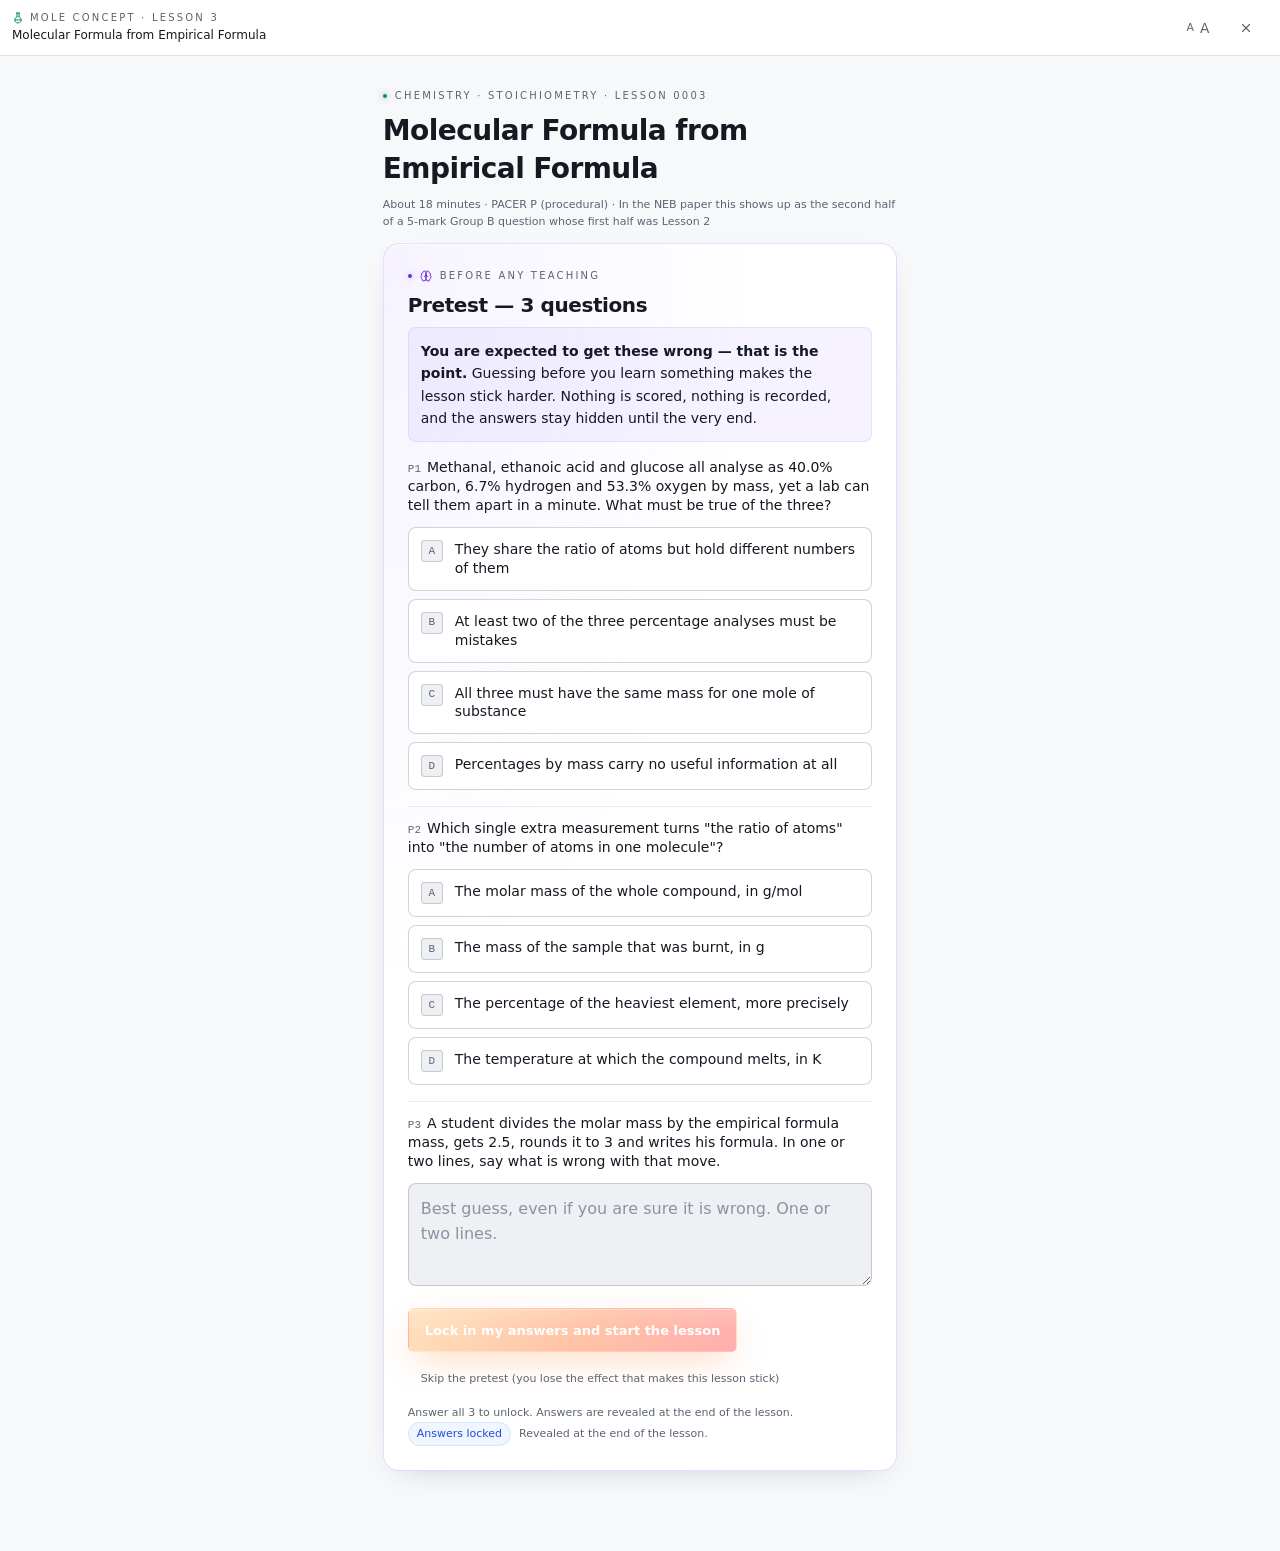
<file: assets/mole-concept/lessons/0003-molecular-formula.html>
<!DOCTYPE html>
<!--
  Engram v2 lesson · topic: Mole Concept (mole-concept)
  lesson: 0003 — Molecular Formula from Empirical Formula
  subject: Chemistry · unit: Stoichiometry (CDC unit 2, 8 teaching hours)
  pacer: P (procedural)
  built from templates/lesson-template.html v1.0.0 — style + runtime blocks byte-identical
  updated: 2026-07-26
-->
<html lang="en" data-subject="chemistry" data-text="md">
<head>
<meta charset="utf-8">
<meta name="viewport" content="width=device-width, initial-scale=1, viewport-fit=cover">
<meta name="color-scheme" content="dark light">
<meta name="referrer" content="no-referrer">
<title>Molecular Formula from Empirical Formula — Mole Concept</title>
<meta name="description" content="One extra measurement, the molar mass, turns a ratio of atoms into the actual count of atoms in one molecule.">
<!-- engram-lesson v1 · topic:mole-concept · lesson:0003 · subject:Chemistry · unit:Stoichiometry · pacer:P · updated:2026-07-26 -->
<style>
/* ==========================================================================
   1. TOKENS — mirrors study-hub/theme.css (values only, condensed).
      Dark is the default. Light is a real second theme (build-constraints §4)
      and doubles as the print sheet.
   ========================================================================== */
:root{
  color-scheme:dark light;
  /* surfaces — near-black navy, hue 260. Never neutral gray, never #000 */
  --bg:#0a0d12; --surface:#11151b; --surface-muted:#181c22; --surface-hover:#1e232c;
  --surface-nav:#0d1116; --surface-sunken:#070a0e;
  /* ink */
  --fg:#f0f2f4; --fg-muted:#87909c; --fg-subtle:#5d6674; --fg-invert:#0c121a; --fg-on-brand:#ffffff;
  /* borders — translucent white, never gray */
  --border:rgb(255 255 255/.08); --border-strong:rgb(255 255 255/.12);
  --border-hover:rgb(240 242 244/.3); --hairline:rgb(255 255 255/.06);
  /* brand — orange touches <5% of pixels */
  --brand:#ff8a3d; --brand-rgb:255 138 61; --brand-deep:#d97757;
  --brand-grad-action:linear-gradient(135deg,#ffc371 0%,#ff7a3d 55%,#ff4e50 100%);
  --gloss-wash:linear-gradient(180deg,rgb(255 255 255/.135) 0%,rgb(255 255 255/0) 50%);
  --brand-bar:linear-gradient(180deg,#ffc371,#ff7a3d);
  /* semantic — recipe everywhere: bg <c>/.10 · text <c> · border <c>/.20 */
  --good:#10b981; --good-rgb:16 185 129; --good-bg:rgb(16 185 129/.1); --good-bd:rgb(16 185 129/.2);
  --warn:#f59e0b; --warn-rgb:245 158 11; --warn-bg:rgb(245 158 11/.1); --warn-bd:rgb(245 158 11/.2);
  --bad:#ef4444;  --bad-rgb:239 68 68;   --bad-bg:rgb(239 68 68/.1);   --bad-bd:rgb(239 68 68/.2);
  --info:#60a5fa; --info-rgb:96 165 250; --info-bg:rgb(96 165 250/.1);  --info-bd:rgb(96 165 250/.2);
  --ai:#a78bfa;   --ai-rgb:167 139 250;  --ai-bg:rgb(167 139 250/.1);   --ai-bd:rgb(167 139 250/.2);
  --neutral:#87909c; --neutral-rgb:135 144 156;
  --neutral-bg:rgb(135 144 156/.1); --neutral-bd:rgb(135 144 156/.2);
  /* subject tones */
  --sub-physics:#60a5fa; --sub-physics-rgb:96 165 250;
  --sub-chem:#3ddc97;    --sub-chem-rgb:61 220 151;
  --sub-math:#a78bfa;    --sub-math-rgb:167 139 250;
  --sub-cs:#22d3ee;      --sub-cs-rgb:34 211 238;
  --sub-english:#fbbf24; --sub-english-rgb:251 191 36;
  --sub-nepali:#f472b6;  --sub-nepali-rgb:244 114 182;
  /* accent channel — the one indirection every block reads */
  --accent:var(--brand); --accent-rgb:var(--brand-rgb);
  /* type — nothing between 14px and 18px, deliberately */
  --font-sans:Inter,"Inter Variable",-apple-system,BlinkMacSystemFont,"Segoe UI Variable Text","Segoe UI",system-ui,Roboto,"Helvetica Neue",Arial,"Noto Sans Devanagari","Nirmala UI",Mangal,sans-serif,"Apple Color Emoji","Segoe UI Emoji";
  --font-mono:"JetBrains Mono","SFMono-Regular","SF Mono",ui-monospace,"Cascadia Mono","Segoe UI Mono",Menlo,Consolas,"Liberation Mono",monospace;
  --font-deva:"Noto Sans Devanagari","Nirmala UI",Mangal,"Kalimati",var(--font-sans);
  --fs-micro:9px; --fs-eyebrow:10px; --fs-meta:11px; --fs-caption:12px;
  --fs-body:13px; --fs-body-lg:14px; --fs-input:16px;
  --fs-title:18px; --fs-title-lg:20px; --fs-display:28px;
  --lh-tight:1.15; --lh-snug:1.35; --lh-body:1.6; --lh-loose:1.75;
  --tr-metric:-.02em; --tr-eyebrow:.22em; --tr-micro:.2em;
  --fw-body:400; --fw-medium:500; --fw-semibold:600;
  --font-features:"cv11","ss01","calt" 1;
  /* radii · spacing · layout */
  --r-sm:4px; --r-md:6px; --r-lg:8px; --r-xl:12px; --r-2xl:16px; --r-full:999px;
  --sp-1:4px; --sp-2:8px; --sp-3:12px; --sp-4:16px; --sp-5:20px; --sp-6:24px;
  --sp-8:32px; --sp-10:40px; --sp-12:48px;
  --tap:44px; --prose-max:68ch; --header-h:56px;
  --safe-top:env(safe-area-inset-top,0px); --safe-bottom:env(safe-area-inset-bottom,0px);
  --safe-left:env(safe-area-inset-left,0px); --safe-right:env(safe-area-inset-right,0px);
  /* elevation — coloured glows, never gray dumps */
  --lip:inset 0 1px 0 rgb(255 255 255/.04);
  --sh-card:0 10px 30px -15px rgb(0 0 0/.6);
  --glow-accent:0 16px 48px -16px rgb(var(--accent-rgb)/.4);
  --sh-btn-primary:0 12px 36px -10px rgb(var(--brand-rgb)/.95),inset 0 1px 0 rgb(255 255 255/.32);
  --focus-ring:0 0 0 3px rgb(255 138 61/.18),0 0 0 1px rgb(217 119 87/.7);
  --wash-accent:radial-gradient(120% 100% at 0% 0%,rgb(var(--accent-rgb)/.12),transparent 60%);
  --veil:rgb(10 13 18/.85);
  /* motion — one house easing */
  --ease:cubic-bezier(.4,0,.2,1); --dur-fast:140ms; --dur:240ms; --lift-y:-2px;
}
/* accent re-pointers — same contract as theme.css §2 */
[data-subject="physics"]{--accent:var(--sub-physics);--accent-rgb:var(--sub-physics-rgb)}
[data-subject="chemistry"]{--accent:var(--sub-chem);--accent-rgb:var(--sub-chem-rgb)}
[data-subject="maths"],[data-subject="math"],[data-subject="mathematics"]{--accent:var(--sub-math);--accent-rgb:var(--sub-math-rgb)}
[data-subject="cs"],[data-subject="computer-science"]{--accent:var(--sub-cs);--accent-rgb:var(--sub-cs-rgb)}
[data-subject="english"]{--accent:var(--sub-english);--accent-rgb:var(--sub-english-rgb)}
[data-subject="nepali"]{--accent:var(--sub-nepali);--accent-rgb:var(--sub-nepali-rgb)}
[data-tone="good"]{--accent:var(--good);--accent-rgb:var(--good-rgb)}
[data-tone="warn"]{--accent:var(--warn);--accent-rgb:var(--warn-rgb)}
[data-tone="bad"]{--accent:var(--bad);--accent-rgb:var(--bad-rgb)}
[data-tone="info"]{--accent:var(--info);--accent-rgb:var(--info-rgb)}
[data-tone="ai"]{--accent:var(--ai);--accent-rgb:var(--ai-rgb)}

/* Text-size control. TWO sizes, both readable; --fs-input never drops below
   16px or iOS Safari zooms the viewport on focus. */
html[data-text="lg"]{--fs-body:15px;--fs-body-lg:17px;--fs-meta:13px;--fs-caption:14px;
  --fs-title:21px;--fs-title-lg:24px;--fs-display:32px;--fs-eyebrow:11px}

/* Light theme — real second theme, and the print sheet. */
@media (prefers-color-scheme:light){
  :root{
    --bg:#f7f8fa; --surface:#fff; --surface-muted:#eef0f4; --surface-hover:#e7eaef;
    --surface-nav:#fff; --surface-sunken:#e9ecf1;
    --fg:#141922; --fg-muted:#5a6472; --fg-subtle:#8a93a1; --fg-invert:#fff;
    --border:rgb(14 20 30/.12); --border-strong:rgb(14 20 30/.18);
    --border-hover:rgb(14 20 30/.34); --hairline:rgb(14 20 30/.08);
    --lip:inset 0 1px 0 rgb(255 255 255/.6);
    --sh-card:0 10px 30px -18px rgb(14 20 30/.28);
    --veil:rgb(247 248 250/.88);
    --brand-deep:#b8542f;
    --good:#047857;--warn:#a16207;--bad:#b91c1c;--info:#1d4ed8;--ai:#6d28d9;
    --sub-chem:#0f8f5f;--sub-physics:#1d4ed8;--sub-math:#6d28d9;
    --sub-cs:#0e7490;--sub-english:#a16207;--sub-nepali:#be185d;
    --sub-chem-rgb:15 143 95;--sub-physics-rgb:29 78 216;--sub-math-rgb:109 40 217;
    --sub-cs-rgb:14 116 144;--sub-english-rgb:161 98 7;--sub-nepali-rgb:190 24 93;
  }
}

/* ==========================================================================
   2. RESET + BASE
   ========================================================================== */
*,*::before,*::after{box-sizing:border-box;border:0 solid var(--border)}
html{-webkit-text-size-adjust:100%;text-size-adjust:100%;scroll-behavior:smooth}
body{margin:0;background:var(--bg);color:var(--fg);font-family:var(--font-sans);
  font-size:var(--fs-body);line-height:var(--lh-body);font-feature-settings:var(--font-features);
  -webkit-font-smoothing:antialiased;overflow-x:hidden;
  padding-left:var(--safe-left);padding-right:var(--safe-right)}
h1,h2,h3,h4{margin:0;font-weight:var(--fw-semibold);letter-spacing:var(--tr-metric);line-height:var(--lh-snug)}
h1{font-size:var(--fs-display)} h2{font-size:var(--fs-title-lg)} h3{font-size:var(--fs-title)} h4{font-size:var(--fs-body-lg)}
p,ul,ol,table,figure,pre{margin:0 0 var(--sp-3)}
p:last-child,ul:last-child,ol:last-child{margin-bottom:0}
ul,ol{padding-inline-start:var(--sp-5)}
li{margin-bottom:var(--sp-1)}
a{color:var(--accent);text-decoration-color:rgb(var(--accent-rgb)/.4);text-underline-offset:2px}
a:hover{text-decoration-color:rgb(var(--accent-rgb)/.9)}
strong{font-weight:var(--fw-semibold);color:var(--fg)}
code,kbd,pre,.mono{font-family:var(--font-mono);font-variant-numeric:tabular-nums}
button,input,textarea,select{font:inherit;color:inherit;background:none;margin:0}
button{cursor:pointer;touch-action:manipulation;-webkit-tap-highlight-color:transparent}
img,svg{display:block;max-width:100%}
:where(a,button,input,textarea,select,summary,[tabindex]):focus-visible{outline:none;box-shadow:var(--focus-ring)}
.sr-only{position:absolute;width:1px;height:1px;padding:0;margin:-1px;overflow:hidden;clip:rect(0 0 0 0);white-space:nowrap;border:0}

/* ==========================================================================
   3. STICKY MINI-HEADER  (topic · lesson N · text size · streak-safe close)
   ========================================================================== */
.lh{position:sticky;top:0;z-index:100;display:flex;align-items:center;gap:var(--sp-3);
  min-height:var(--header-h);padding:var(--safe-top) var(--sp-3) 0;
  background:var(--veil);border-bottom:1px solid var(--border)}
/* No backdrop-filter (GPU law): .lh is sticky over a scrolling column, so a
   backdrop blur re-samples on every scroll frame. Opaque chrome instead. */
.lh{background:var(--surface-nav)}
.lh__id{min-width:0;flex:1 1 auto;display:flex;flex-direction:column;justify-content:center;
  padding:var(--sp-2) 0}
.lh__topic{display:flex;align-items:center;gap:6px;font-size:var(--fs-eyebrow);
  font-weight:var(--fw-medium);text-transform:uppercase;letter-spacing:var(--tr-eyebrow);
  color:var(--fg-muted);white-space:nowrap;overflow:hidden;text-overflow:ellipsis}
.lh__topic .ico{color:var(--accent)}
.lh__title{font-size:var(--fs-caption);font-weight:var(--fw-medium);color:var(--fg);
  white-space:nowrap;overflow:hidden;text-overflow:ellipsis}
.lh__acts{display:flex;align-items:center;gap:var(--sp-1);flex:0 0 auto}
.lh__btn{display:inline-flex;align-items:center;justify-content:center;gap:6px;
  min-width:var(--tap);min-height:var(--tap);padding:0 var(--sp-2);border-radius:var(--r-md);
  color:var(--fg-muted);font-size:var(--fs-meta);font-weight:var(--fw-medium);
  transition:background-color var(--dur-fast) var(--ease),color var(--dur-fast) var(--ease)}
.lh__btn:hover{background:var(--surface-hover);color:var(--fg)}
.lh__bar{position:absolute;left:0;right:0;bottom:-1px;height:2px;background:var(--brand-bar);
  transform:scaleX(0);transform-origin:0 50%;box-shadow:0 0 8px rgb(255 122 61/.55)}

/* ==========================================================================
   4. PAGE FRAME
   ========================================================================== */
.wrap{max-width:var(--prose-max);margin:0 auto;padding:var(--sp-5) var(--sp-4) calc(var(--sp-12) + var(--safe-bottom))}
@media (min-width:768px){.wrap{padding:var(--sp-8) var(--sp-6) var(--sp-12)}}
.sec{margin:0 0 var(--sp-8);scroll-margin-top:calc(var(--header-h) + var(--sp-4))}
.eyebrow{display:flex;align-items:center;gap:var(--sp-2);font-size:var(--fs-eyebrow);
  font-weight:var(--fw-medium);text-transform:uppercase;letter-spacing:var(--tr-eyebrow);
  color:var(--fg-muted);margin-bottom:var(--sp-2)}
.eyebrow::before{content:"";width:4px;height:4px;flex:0 0 auto;border-radius:50%;
  background:var(--accent);box-shadow:0 0 6px rgb(var(--accent-rgb)/.8)}
.eyebrow .ico{color:var(--accent)}
.lede{font-size:var(--fs-body-lg);line-height:var(--lh-loose);color:var(--fg)}
.meta{font-size:var(--fs-meta);color:var(--fg-muted)}
.hr{height:1px;background:var(--border);margin:var(--sp-8) 0;border:0}

/* card */
.card{position:relative;overflow:hidden;padding:var(--sp-4);border:1px solid var(--border);
  border-radius:var(--r-xl);background:var(--surface);box-shadow:var(--lip),var(--sh-card)}
.card--tone{background-image:var(--wash-accent)}
.card--tone::after{content:"";position:absolute;top:-64px;right:-64px;width:176px;height:176px;
  border-radius:50%;opacity:.28;pointer-events:none;
  /* radial-gradient, NOT filter:blur - same look, a fraction of the cost.
     A 48px blur is a full-surface GPU pass on every paint of this element. */
  background:radial-gradient(circle,rgb(var(--accent-rgb) / 0.55),transparent 70%)}
.card__title{font-size:var(--fs-title);font-weight:var(--fw-semibold);letter-spacing:var(--tr-metric)}
.card__body{position:relative}

/* pill / chip / dot */
.pill{display:inline-flex;align-items:center;gap:6px;padding:3px var(--sp-2);border:1px solid;
  border-radius:var(--r-full);font-size:var(--fs-meta);font-weight:var(--fw-medium);line-height:1.45;
  white-space:nowrap;background:var(--neutral-bg);color:var(--neutral);border-color:var(--neutral-bd)}
.pill--good{background:var(--good-bg);color:var(--good);border-color:var(--good-bd)}
.pill--warn{background:var(--warn-bg);color:var(--warn);border-color:var(--warn-bd)}
.pill--bad{background:var(--bad-bg);color:var(--bad);border-color:var(--bad-bd)}
.pill--info{background:var(--info-bg);color:var(--info);border-color:var(--info-bd)}
.pill--accent{background:rgb(var(--accent-rgb)/.1);color:var(--accent);border-color:rgb(var(--accent-rgb)/.2)}
.chip{display:inline-block;font-size:var(--fs-micro);letter-spacing:var(--tr-micro);
  text-transform:uppercase;padding:2px 6px;border-radius:var(--r-sm);
  background:rgb(var(--accent-rgb)/.15);color:var(--accent);border:1px solid rgb(var(--accent-rgb)/.3)}
.chip--mis{background:var(--bad-bg);color:var(--bad);border-color:var(--bad-bd);font-family:var(--font-mono)}
.row{display:flex;align-items:center;gap:var(--sp-2);flex-wrap:wrap}

/* buttons */
.btn{display:inline-flex;align-items:center;justify-content:center;gap:var(--sp-2);
  min-height:var(--tap);padding:10px var(--sp-4);border:1px solid var(--border-strong);
  border-radius:var(--r-md);background:var(--surface-muted);color:var(--fg);
  font-size:var(--fs-body);font-weight:var(--fw-medium);line-height:1.2;text-align:center;
  text-decoration:none;box-shadow:var(--lip);
  transition:background-color var(--dur-fast) var(--ease),border-color var(--dur-fast) var(--ease),
    transform var(--dur-fast) var(--ease)}
.btn:hover{background:var(--surface-hover);border-color:var(--border-hover)}
.btn:active{transform:scale(.99)}
.btn[disabled],.btn[aria-disabled="true"]{opacity:.45;pointer-events:none}
.btn-primary{border-color:transparent;color:var(--fg-on-brand);font-weight:var(--fw-semibold);
  background-color:var(--brand);background-image:var(--gloss-wash),var(--brand-grad-action);
  box-shadow:var(--sh-btn-primary)}
.btn-ghost{background:transparent;border-color:transparent;color:var(--fg-muted);box-shadow:none}
.btn-ghost:hover{background:var(--surface-hover);color:var(--fg)}
.btn--sm{min-height:36px;padding:6px var(--sp-3);font-size:var(--fs-meta)}
.btn--block{width:100%}
.btn-row{display:flex;gap:var(--sp-2);flex-wrap:wrap;margin-top:var(--sp-3)}

/* maths + notation */
.math,.sci,.formula{font-variant-numeric:tabular-nums lining-nums}
.math sub,.math sup,.sci sub,.sci sup,.formula sub,.formula sup{font-size:.68em;line-height:0;
  position:relative;vertical-align:baseline}
.math sup,.sci sup,.formula sup{top:-.5em}
.math sub,.sci sub,.formula sub{bottom:-.22em}
.sci{white-space:nowrap}
.unit{color:var(--fg-muted);margin-left:.28em}
.formula{display:inline-block;padding:2px 8px;border-radius:var(--r-sm);
  background:var(--surface-muted);font-family:var(--font-mono);font-size:.95em}
.formula-block{display:block;padding:var(--sp-3) var(--sp-4);margin:var(--sp-3) 0;
  border-left:2px solid rgb(var(--accent-rgb)/.5);border-radius:0 var(--r-lg) var(--r-lg) 0;
  background:var(--surface-muted);font-size:var(--fs-body-lg);overflow-x:auto;text-align:center}
.deva{font-family:var(--font-deva)}

/* tables — always inside .scroll-x; the page body never scrolls sideways */
.scroll-x{overflow-x:auto;-webkit-overflow-scrolling:touch;border:1px solid var(--border);
  border-radius:var(--r-lg);background:var(--surface)}
table{border-collapse:collapse;width:100%;font-size:var(--fs-meta)}
thead th{padding:var(--sp-2) var(--sp-3);background:var(--surface-muted);color:var(--fg-muted);
  font-size:var(--fs-eyebrow);font-weight:var(--fw-medium);text-transform:uppercase;
  letter-spacing:.08em;text-align:left;white-space:nowrap}
tbody td{padding:10px var(--sp-3);border-bottom:1px solid var(--hairline);vertical-align:middle;white-space:nowrap}
tbody tr:last-child td{border-bottom:0}
td.num,th.num{text-align:right;font-variant-numeric:tabular-nums}
tbody tr.is-answer td{background:rgb(var(--accent-rgb)/.08);font-weight:var(--fw-semibold)}

/* ==========================================================================
   5. PEDAGOGY BLOCKS
   ========================================================================== */

/* 5.1 pretest gate ------------------------------------------------------- */
.gate{border:1px solid rgb(var(--ai-rgb)/.28);border-radius:var(--r-2xl);
  background:var(--surface);box-shadow:var(--lip),var(--sh-card);padding:var(--sp-4);
  background-image:radial-gradient(120% 100% at 0% 0%,rgb(var(--ai-rgb)/.10),transparent 60%)}
@media (min-width:768px){.gate{padding:var(--sp-6)}}
.gate__framing{margin:var(--sp-2) 0 var(--sp-4);padding:var(--sp-3);border-radius:var(--r-lg);
  background:var(--ai-bg);border:1px solid var(--ai-bd);color:var(--fg);font-size:var(--fs-body-lg)}
body[data-gate="closed"] #lesson-body{display:none}
body[data-gate="open"] #pretest-live{display:none}

/* 5.2 MCQ ----------------------------------------------------------------- */
.q{margin:0 0 var(--sp-4);padding:var(--sp-3) 0 0;border-top:1px solid var(--hairline)}
.q:first-of-type{border-top:0;padding-top:0}
.q__stem{font-size:var(--fs-body-lg);line-height:var(--lh-snug);margin-bottom:var(--sp-3)}
.q__num{font-family:var(--font-mono);font-size:var(--fs-meta);color:var(--fg-muted);margin-right:6px}
.opts{display:flex;flex-direction:column;gap:var(--sp-2)}
.option{display:flex;align-items:flex-start;gap:var(--sp-3);width:100%;min-height:var(--tap);
  padding:var(--sp-3);border:1px solid var(--border-strong);border-radius:var(--r-lg);
  background:var(--surface);color:var(--fg);font-size:var(--fs-body-lg);line-height:var(--lh-snug);
  text-align:left;box-shadow:var(--lip);
  transition:border-color var(--dur-fast) var(--ease),background-color var(--dur-fast) var(--ease)}
.option:hover{border-color:var(--border-hover);background:var(--surface-hover)}
.option__key{display:grid;place-items:center;flex:0 0 auto;width:22px;height:22px;
  border:1px solid var(--border-strong);border-radius:var(--r-sm);background:var(--surface-muted);
  font-family:var(--font-mono);font-size:var(--fs-meta);color:var(--fg-muted)}
.option.is-selected{border-color:rgb(var(--accent-rgb)/.5)}
.option.is-correct{border-color:var(--good-bd);background:var(--good-bg)}
.option.is-correct .option__key{background:var(--good-bg);color:var(--good);border-color:var(--good-bd)}
.option.is-wrong{border-color:var(--bad-bd);background:var(--bad-bg)}
.option.is-wrong .option__key{background:var(--bad-bg);color:var(--bad);border-color:var(--bad-bd)}
.q.is-locked .option{pointer-events:none}
.fb{margin-top:var(--sp-3);padding:var(--sp-3);border-radius:var(--r-lg);font-size:var(--fs-body);
  border:1px solid var(--border);background:var(--surface-muted)}
.fb--good{border-color:var(--good-bd);background:var(--good-bg)}
.fb--bad{border-color:var(--bad-bd);background:var(--bad-bg)}
.fb__marks{display:block;font-weight:var(--fw-semibold);margin-bottom:4px}

/* 5.3 named method steps -------------------------------------------------- */
.step{position:relative;padding:var(--sp-3) var(--sp-4);margin:0 0 var(--sp-2);
  border-left:2px solid rgb(var(--accent-rgb)/.55);border-radius:0 var(--r-lg) var(--r-lg) 0;
  background:var(--surface)}
.step__n{display:inline-block;font-family:var(--font-mono);font-size:var(--fs-eyebrow);
  letter-spacing:var(--tr-micro);text-transform:uppercase;color:var(--accent);margin-bottom:2px}
.step strong{color:var(--fg)}

/* 5.4 interactive model (predict → act → explain) -------------------------- */
.model__stage{padding:var(--sp-4);border:1px solid var(--border);border-radius:var(--r-lg);
  background:var(--surface-muted);margin-top:var(--sp-3)}
.model__stage[hidden]{display:none}
.ctl{display:block;margin-bottom:var(--sp-4)}
.ctl__lab{display:flex;justify-content:space-between;align-items:baseline;gap:var(--sp-3);
  font-size:var(--fs-meta);color:var(--fg-muted);margin-bottom:6px}
.ctl__val{font-family:var(--font-mono);font-size:var(--fs-body-lg);font-weight:var(--fw-semibold);
  color:var(--fg);font-variant-numeric:tabular-nums}
input[type=range]{-webkit-appearance:none;appearance:none;width:100%;height:var(--tap);
  background:transparent;display:block}
input[type=range]::-webkit-slider-runnable-track{height:6px;border-radius:var(--r-full);
  background:var(--surface-hover);border:1px solid var(--border)}
input[type=range]::-moz-range-track{height:6px;border-radius:var(--r-full);
  background:var(--surface-hover);border:1px solid var(--border)}
input[type=range]::-webkit-slider-thumb{-webkit-appearance:none;appearance:none;width:24px;height:24px;
  margin-top:-10px;border-radius:50%;background:var(--accent);border:2px solid var(--bg);
  box-shadow:0 0 10px rgb(var(--accent-rgb)/.6)}
input[type=range]::-moz-range-thumb{width:24px;height:24px;border-radius:50%;background:var(--accent);
  border:2px solid var(--bg);box-shadow:0 0 10px rgb(var(--accent-rgb)/.6)}
.readout{display:grid;grid-template-columns:repeat(auto-fit,minmax(120px,1fr));gap:var(--sp-2);
  margin-top:var(--sp-3)}
.ro{padding:var(--sp-3);border:1px solid var(--border);border-radius:var(--r-lg);background:var(--surface)}
.ro__lab{font-size:var(--fs-eyebrow);text-transform:uppercase;letter-spacing:var(--tr-eyebrow);
  color:var(--fg-muted)}
.ro__val{margin-top:4px;font-size:var(--fs-title);font-weight:var(--fw-semibold);
  font-variant-numeric:tabular-nums;letter-spacing:var(--tr-metric)}
.ro--key .ro__val{color:var(--accent);text-shadow:0 0 24px rgb(var(--accent-rgb)/.35)}
.verdict{margin-top:var(--sp-3);font-size:var(--fs-body);color:var(--fg-muted)}
.particles{display:flex;flex-wrap:wrap;gap:4px;margin-top:var(--sp-3);min-height:24px}
.particles i{width:12px;height:12px;border-radius:50%;background:rgb(var(--accent-rgb)/.75);
  box-shadow:0 0 6px rgb(var(--accent-rgb)/.5)}
.particles i.alt{background:rgb(var(--info-rgb)/.75);box-shadow:0 0 6px rgb(var(--info-rgb)/.5)}

/* 5.5 pitfalls ------------------------------------------------------------ */
.pit{padding:var(--sp-3) var(--sp-4);margin:0 0 var(--sp-3);border:1px solid var(--bad-bd);
  border-left:2px solid var(--bad);border-radius:0 var(--r-lg) var(--r-lg) 0;background:var(--bad-bg)}
.pit__head{display:flex;align-items:center;gap:var(--sp-2);flex-wrap:wrap;margin-bottom:6px}
.pit__head .ico{color:var(--bad)}
.pit__name{font-weight:var(--fw-semibold);font-size:var(--fs-body-lg)}
.pit__why{margin-top:6px;padding-top:6px;border-top:1px solid var(--bad-bd);
  font-size:var(--fs-meta);color:var(--fg-muted)}
.pit__why b{color:var(--fg);font-weight:var(--fw-medium)}

/* 5.6 retrieval check + produced-answer problems + reveal ------------------ */
.rc,.prob{padding:var(--sp-4);border:1px solid var(--border);border-radius:var(--r-xl);
  background:var(--surface);box-shadow:var(--lip);margin-bottom:var(--sp-4)}
.rc{border-color:rgb(var(--accent-rgb)/.25)}
textarea.pad{width:100%;min-height:96px;padding:var(--sp-3);border:1px solid var(--border-strong);
  border-radius:var(--r-lg);background:var(--surface-muted);color:var(--fg);
  font-size:var(--fs-input);line-height:var(--lh-body);resize:vertical;font-family:var(--font-sans)}
textarea.pad::placeholder{color:var(--fg-subtle)}
.conf{display:flex;gap:var(--sp-2);flex-wrap:wrap;margin:var(--sp-3) 0 0}
.conf__b{flex:1 1 auto;min-width:96px;min-height:var(--tap);padding:8px var(--sp-3);
  border:1px solid var(--border-strong);border-radius:var(--r-md);background:var(--surface-muted);
  font-size:var(--fs-meta);color:var(--fg-muted)}
.conf__b[aria-pressed="true"]{border-color:rgb(var(--accent-rgb)/.6);color:var(--accent);
  background:rgb(var(--accent-rgb)/.1)}
.reveal{margin-top:var(--sp-3);padding:var(--sp-3) var(--sp-4);border:1px solid var(--border);
  border-radius:var(--r-lg);background:var(--surface-muted)}
.reveal[hidden]{display:none}
.chain{list-style:none;padding:0;margin:0;counter-reset:st}
.chain li{position:relative;padding:0 0 var(--sp-3) var(--sp-6);margin:0}
.chain li::before{counter-increment:st;content:counter(st);position:absolute;left:0;top:1px;
  width:20px;height:20px;display:grid;place-items:center;border-radius:50%;
  background:rgb(var(--accent-rgb)/.15);color:var(--accent);border:1px solid rgb(var(--accent-rgb)/.35);
  font-family:var(--font-mono);font-size:var(--fs-micro)}
.chain .just{display:block;font-size:var(--fs-meta);color:var(--fg-muted);margin-top:2px}
.chain .mk{float:right;margin-left:var(--sp-2);font-family:var(--font-mono);font-size:var(--fs-micro);
  color:var(--good);background:var(--good-bg);border:1px solid var(--good-bd);
  border-radius:var(--r-sm);padding:1px 5px}
.ladder{display:inline-flex;align-items:center;gap:6px;font-size:var(--fs-micro);
  letter-spacing:var(--tr-micro);text-transform:uppercase;color:var(--fg-muted)}
.ladder b{color:var(--accent);font-weight:var(--fw-semibold)}
.selfscore{display:flex;gap:var(--sp-2);flex-wrap:wrap;margin-top:var(--sp-3);
  padding-top:var(--sp-3);border-top:1px solid var(--hairline)}
.selfscore__b{min-width:var(--tap);min-height:var(--tap);padding:0 var(--sp-3);
  border:1px solid var(--border-strong);border-radius:var(--r-md);background:var(--surface);
  font-family:var(--font-mono);font-size:var(--fs-body)}
.selfscore__b[aria-pressed="true"]{border-color:rgb(var(--accent-rgb)/.6);color:var(--accent);
  background:rgb(var(--accent-rgb)/.1)}
.marks-out{margin-top:var(--sp-3);font-size:var(--fs-body-lg);font-weight:var(--fw-medium)}

/* 5.7 reconstruction ------------------------------------------------------ */
.spine{list-style:none;padding:0;margin:var(--sp-3) 0 0}
.spine li{margin:0 0 var(--sp-2)}
.spine label{display:flex;align-items:flex-start;gap:var(--sp-3);min-height:var(--tap);
  padding:var(--sp-2) var(--sp-3);border:1px solid var(--border);border-radius:var(--r-lg);
  background:var(--surface-muted);cursor:pointer}
.spine input{width:20px;height:20px;flex:0 0 auto;margin-top:2px;accent-color:var(--accent)}
.spine label:has(input:checked){border-color:var(--good-bd);background:var(--good-bg)}

/* 5.8 citation / next ----------------------------------------------------- */
.cite{padding:var(--sp-3) var(--sp-4);border:1px solid var(--border);border-radius:var(--r-lg);
  background:var(--surface-muted);font-size:var(--fs-meta);color:var(--fg-muted)}
.cite b{color:var(--fg);font-weight:var(--fw-medium)}
.nav-next{display:flex;gap:var(--sp-2);flex-wrap:wrap;margin-top:var(--sp-4)}
.nav-next a{flex:1 1 200px}

/* 5.9 QC panel (authoring errors) — visible, loud, never silent ------------ */
.qc{position:sticky;top:var(--header-h);z-index:90;margin:0 0 var(--sp-4);padding:var(--sp-3) var(--sp-4);
  border:1px solid var(--bad-bd);border-left:3px solid var(--bad);border-radius:var(--r-lg);
  background:var(--bad-bg);font-size:var(--fs-meta)}
.qc[hidden]{display:none}
.qc h4{color:var(--bad);margin-bottom:6px}
.qc ul{margin:0;padding-inline-start:var(--sp-4)}
.qc code{font-size:var(--fs-micro);color:var(--fg)}

/* icons */
.ico{width:16px;height:16px;flex:0 0 auto;stroke-width:2}
.ico--14{width:14px;height:14px} .ico--12{width:12px;height:12px}

/* ==========================================================================
   6. REDUCED MOTION — every transition/animation collapses
   ========================================================================== */
@media (prefers-reduced-motion:reduce){
  :root{--dur-fast:.01ms;--dur:.01ms;--lift-y:0px}
  html{scroll-behavior:auto}
  *,*::before,*::after{animation-duration:.01ms!important;animation-iteration-count:1!important;
    transition-duration:.01ms!important;scroll-behavior:auto!important}
}

/* ==========================================================================
   7. PRINT — one clean paper copy, all answers revealed, no controls
   ========================================================================== */
@media print{
  :root{--bg:#fff;--surface:#fff;--surface-muted:#f4f5f7;--surface-hover:#eee;
    --fg:#111;--fg-muted:#555;--fg-subtle:#777;--border:#ccc;--border-strong:#bbb;
    --hairline:#ddd;--lip:none;--sh-card:none;--good:#0a6b4b;--bad:#a11;--warn:#8a5a00;
    --accent:#333;--accent-rgb:51 51 51;--wash-accent:none;--veil:#fff}
  @page{margin:14mm}
  body{background:#fff;color:#111;font-size:11pt;line-height:1.45}
  .lh,.lh__acts,.btn,.btn-row,.conf,.selfscore,.qc,.no-print,input[type=range],.model__stage .ctl{display:none!important}
  .card--tone::after{display:none}
  .reveal,.model__stage,#lesson-body,#pretest-live{display:block!important}
  .sec{page-break-inside:avoid;margin-bottom:14pt}
  .prob,.rc,.card,.gate{break-inside:avoid;box-shadow:none;border:1px solid #ccc}
  textarea.pad{min-height:80pt;background:#fff;border:1px dashed #999}
  a{color:#111;text-decoration:underline}
  a[href^="http"]::after{content:" (" attr(href) ")";font-size:8pt;color:#555}
}
</style>
</head>
<body data-gate="closed">

<!-- Inline icon subset. Lessons ship standalone and cannot reach
     study-hub/assets/icons.svg — these six shapes are copied from it. -->
<svg width="0" height="0" style="position:absolute" aria-hidden="true" focusable="false"><defs>
<symbol id="i-subject" viewBox="0 0 24 24" fill="none" stroke="currentColor" stroke-width="2" stroke-linecap="round" stroke-linejoin="round"><path d="M10 2v7.31"/><path d="M14 9.3V2"/><path d="M8.5 2h7"/><path d="M14 9.3a6.5 6.5 0 1 1-4 0"/><path d="M5.52 16h12.96"/></symbol>
<symbol id="i-warn" viewBox="0 0 24 24" fill="none" stroke="currentColor" stroke-width="2" stroke-linecap="round" stroke-linejoin="round"><path d="m21.73 18-8-14a2 2 0 0 0-3.48 0l-8 14A2 2 0 0 0 4 21h16a2 2 0 0 0 1.73-3"/><path d="M12 9v4"/><path d="M12 17h.01"/></symbol>
<symbol id="i-target" viewBox="0 0 24 24" fill="none" stroke="currentColor" stroke-width="2" stroke-linecap="round" stroke-linejoin="round"><circle cx="12" cy="12" r="10"/><circle cx="12" cy="12" r="6"/><circle cx="12" cy="12" r="2"/></symbol>
<symbol id="i-brain" viewBox="0 0 24 24" fill="none" stroke="currentColor" stroke-width="2" stroke-linecap="round" stroke-linejoin="round"><path d="M12 5a3 3 0 1 0-5.997.125 4 4 0 0 0-2.526 5.77 4 4 0 0 0 .556 6.588A4 4 0 1 0 12 18Z"/><path d="M12 5a3 3 0 1 1 5.997.125 4 4 0 0 1 2.526 5.77 4 4 0 0 1-.556 6.588A4 4 0 1 1 12 18Z"/><path d="M15 13a4.5 4.5 0 0 1-3-4 4.5 4.5 0 0 1-3 4"/></symbol>
<symbol id="i-x" viewBox="0 0 24 24" fill="none" stroke="currentColor" stroke-width="2" stroke-linecap="round" stroke-linejoin="round"><path d="M18 6 6 18"/><path d="m6 6 12 12"/></symbol>
<symbol id="i-next" viewBox="0 0 24 24" fill="none" stroke="currentColor" stroke-width="2" stroke-linecap="round" stroke-linejoin="round"><path d="M5 12h14"/><path d="m12 5 7 7-7 7"/></symbol>
</defs></svg>

<!-- ======================= STICKY MINI-HEADER ======================= -->
<header class="lh">
  <div class="lh__id">
    <span class="lh__topic"><svg class="ico ico--12"><use href="#i-subject"/></svg>Mole Concept · Lesson 3</span>
    <span class="lh__title">Molecular Formula from Empirical Formula</span>
  </div>
  <div class="lh__acts">
    <button class="lh__btn" id="text-size" type="button" aria-pressed="false"
            aria-label="Larger text">A<span style="font-size:1.25em">A</span></button>
    <button class="lh__btn" id="close-lesson" type="button"
            aria-label="Close this lesson. Your streak is safe — nothing is lost.">
      <svg class="ico ico--14"><use href="#i-x"/></svg><span class="sr-only">Close</span>
    </button>
  </div>
  <span class="lh__bar" id="progress-bar" aria-hidden="true"></span>
</header>

<main class="wrap">

  <div class="qc" id="qc-panel" hidden role="alert">
    <h4>Authoring errors — do not ship this lesson</h4>
    <ul id="qc-list"></ul>
  </div>

  <p class="eyebrow">Chemistry · Stoichiometry · Lesson 0003</p>
  <h1>Molecular Formula from Empirical Formula</h1>
  <p class="meta" style="margin-top:var(--sp-2)">
    About 18 minutes · PACER P (procedural) ·
    In the NEB paper this shows up as the second half of a 5-mark Group B question whose
    first half was Lesson 2
  </p>

  <!-- ================= 1. PRETEST GATE (delayed answers) ================= -->
  <section class="sec gate" id="pretest" data-tone="ai" aria-labelledby="pretest-h">
    <p class="eyebrow"><svg class="ico ico--12"><use href="#i-brain"/></svg>Before any teaching</p>
    <h2 id="pretest-h">Pretest — 3 questions</h2>
    <p class="gate__framing">
      <strong>You are expected to get these wrong — that is the point.</strong>
      Guessing before you learn something makes the lesson stick harder. Nothing is
      scored, nothing is recorded, and the answers stay hidden until the very end.
    </p>

    <div id="pretest-live">
      <div class="q" data-q="pt1" data-pretest="1" data-correct="ratio"
           data-key-note="a discrimination between ratio and count — no formula decides it">
        <p class="q__stem"><span class="q__num">P1</span>Methanal, ethanoic acid and glucose all
          analyse as 40.0% carbon, 6.7% hydrogen and 53.3% oxygen by mass, yet a lab can tell them
          apart in a minute. What must be true of the three?</p>
        <div class="opts">
          <button class="option" type="button" data-value="ratio" data-why="Percentages fix the ratio of atoms only. Three substances can share one ratio and still hold different numbers of atoms per molecule — that gap is this whole lesson."><span class="option__key"></span><span>They share the ratio of atoms but hold different numbers of them</span></button>
          <button class="option" type="button" data-value="wrong" data-why="Nothing was measured wrongly. Percentage composition simply stops at the ratio; it is not a fine enough measurement to separate these three."><span class="option__key"></span><span>At least two of the three percentage analyses must be mistakes</span></button>
          <button class="option" type="button" data-value="samemass" data-why="Their molar masses are 30, 60 and 180 g/mol. That difference is exactly the measurement you are about to use."><span class="option__key"></span><span>All three must have the same mass for one mole of substance</span></button>
          <button class="option" type="button" data-value="nothing" data-why="Percentages carry a great deal — they fix the ratio, which is half the answer. They stop short of the count."><span class="option__key"></span><span>Percentages by mass carry no useful information at all</span></button>
        </div>
        <div class="fb" hidden></div>
      </div>

      <div class="q" data-q="pt2" data-pretest="1" data-correct="molarmass"
           data-key-note="asks which measurement is needed — a judgement, not a calculation">
        <p class="q__stem"><span class="q__num">P2</span>Which single extra measurement turns
          "the ratio of atoms" into "the number of atoms in one molecule"?</p>
        <div class="opts">
          <button class="option" type="button" data-value="molarmass" data-why="The molar mass fixes the mass of one mole of the real molecule, so it fixes how many empirical units fit inside that molecule."><span class="option__key"></span><span>The molar mass of the whole compound, in g/mol</span></button>
          <button class="option" type="button" data-value="samplemass" data-why="The sample mass is your own choice on the day. Burning 2 g or 200 g leaves the formula unchanged, as Lesson 2 showed."><span class="option__key"></span><span>The mass of the sample that was burnt, in g</span></button>
          <button class="option" type="button" data-value="percent" data-why="More decimal places on the same percentages give the same ratio again. Precision does not create a count."><span class="option__key"></span><span>The percentage of the heaviest element, more precisely</span></button>
          <button class="option" type="button" data-value="melting" data-why="Melting point identifies a compound against a table of known values; it enters no formula calculation."><span class="option__key"></span><span>The temperature at which the compound melts, in K</span></button>
        </div>
        <div class="fb" hidden></div>
      </div>

      <div class="q" data-q="pt3" data-pretest="1" data-free="1">
        <p class="q__stem"><span class="q__num">P3</span>A student divides the molar mass by the
          empirical formula mass, gets 2.5, rounds it to 3 and writes his formula. In one or two
          lines, say what is wrong with that move.</p>
        <textarea class="pad" id="pt3-pad" rows="3" placeholder="Best guess, even if you are sure it is wrong. One or two lines."></textarea>
      </div>

      <div class="btn-row">
        <button class="btn btn-primary" id="pretest-lock" type="button" disabled>
          Lock in my answers and start the lesson
        </button>
        <button class="btn btn-ghost btn--sm" id="pretest-skip" type="button">
          Skip the pretest (you lose the effect that makes this lesson stick)
        </button>
      </div>
      <p class="meta" id="pretest-hint" style="margin-top:var(--sp-2)">
        Answer all 3 to unlock. Answers are revealed at the end of the lesson.
      </p>
    </div>

    <p class="row" id="pretest-done" hidden>
      <span class="pill pill--info">Answers locked</span>
      <span class="meta">Revealed at the end of the lesson.</span>
    </p>
  </section>

  <div id="lesson-body">

  <!-- ========================== 2. BIG IDEA ========================== -->
  <section class="sec" id="big-idea" aria-labelledby="big-idea-h">
    <p class="eyebrow"><svg class="ico ico--12"><use href="#i-target"/></svg>The big idea</p>
    <h2 id="big-idea-h">The empirical formula is a ratio. The molecular formula is a count.</h2>
    <p class="lede">Lesson 2 ended at CH<sub>2</sub>O, which says "one carbon for every two
      hydrogens for every one oxygen" and stops. It cannot say whether the real molecule holds one
      of those units or six. One extra measurement settles it — the <strong>molar mass M of the
      compound, in g/mol</strong>. Divide M by the mass of a single empirical unit and the answer
      is <em>n</em>, the number of units inside one molecule.</p>
    <div class="formula-block"><span class="math">n = M ÷ E &nbsp;&nbsp;→&nbsp;&nbsp; molecular formula = (empirical formula)<sub>n</sub></span></div>
    <p>A trader in Itahari sells cardamom in identical bundles. "Two green pods for every one black
      pod" is a ratio and it is true of one bundle or of twenty. To know what is actually inside a
      carton, weigh the carton and divide by the weight of one bundle. <em>M</em> is the carton,
      <em>E</em> is one bundle, <em>n</em> is how many bundles are inside.</p>
  </section>

  <!-- ===================== 3. NAMED METHOD ===================== -->
  <section class="sec" id="method" aria-labelledby="method-h">
    <p class="eyebrow">The method</p>
    <h2 id="method-h">The ×n method — four lines, every time</h2>
    <p>This method starts where Lesson 2 stopped. If the question hands you the empirical formula
      outright, line 1 is already written and you begin at line 2.</p>

    <p class="meta">The atomic masses this topic uses — read the board before any molar-mass work,
      because the paper does not always print it:</p>
    <div class="scroll-x">
      <table>
        <thead><tr>
          <th>Element</th><th class="num">H</th><th class="num">C</th><th class="num">N</th>
          <th class="num">O</th><th class="num">Na</th><th class="num">S</th>
          <th class="num">Cl</th><th class="num">Ca</th>
        </tr></thead>
        <tbody>
          <tr><td>Atomic mass (amu, per atom)</td><td class="num">1</td><td class="num">12</td><td class="num">14</td><td class="num">16</td><td class="num">23</td><td class="num">32</td><td class="num">35.5</td><td class="num">40</td></tr>
          <tr><td>Molar mass (g/mol, per mole)</td><td class="num">1</td><td class="num">12</td><td class="num">14</td><td class="num">16</td><td class="num">23</td><td class="num">32</td><td class="num">35.5</td><td class="num">40</td></tr>
        </tbody>
      </table>
    </div>
    <p class="meta" style="margin-top:var(--sp-2)">One molecule of glucose has a mass of 180 amu;
      one mole of glucose has a mass of 180 g, so M = 180 g/mol. Same number, different unit — and
      the g/mol version is the one that makes n come out unitless.</p>

    <div class="step"><span class="step__n">Step 1 · Get the ratio</span>
      <div><strong>Find the empirical formula first</strong>, by the ÷smallest method of Lesson 2,
        or take it from the question when it is given.</div></div>
    <div class="step"><span class="step__n">Step 2 · Weigh one unit</span>
      <div><strong>Add up the empirical formula mass E in g/mol.</strong> For CH<sub>2</sub>O:
        12 + 2(1) + 16 = 30 g/mol. This is one bundle, not the molecule.</div></div>
    <div class="step"><span class="step__n">Step 3 · Divide</span>
      <div><strong>n = M ÷ E.</strong> Both quantities are in g/mol, so the units cancel and n is a
        bare number. It comes out whole, or the data is wrong — n is never rounded.</div></div>
    <div class="step"><span class="step__n">Step 4 · Multiply every subscript</span>
      <div><strong>Multiply every subscript by n</strong>, not only the first element, and write
        the molecular formula on its own line. That line is the mark.</div></div>

    <p class="meta" style="margin-top:var(--sp-3)">
      Write the unit on every line. An examiner marks the line, not your intention.
    </p>
  </section>

  <!-- =============== 4. GUIDED MODEL — predict → act → explain =============== -->
  <section class="sec card card--tone" id="model" aria-labelledby="model-h">
    <div class="card__body">
      <p class="eyebrow">Interactive · predict first</p>
      <h2 id="model-h">Watch n count whole bundles</h2>
      <p>Below, the measured molar mass <em>M</em> and the empirical formula mass <em>E</em> both
        move. Each dot is one whole empirical unit inside the molecule. Commit to a prediction
        before you touch anything.</p>

      <div class="q" data-q="model-pred" data-model-predict="1" data-key="carbonsAtSeventy">
        <p class="q__stem"><strong>Predict first.</strong> A hydrocarbon has empirical formula
          CH<sub>2</sub> (E = 14 g/mol). Its molar mass is re-measured as 70 g/mol instead of
          42 g/mol. How many carbon atoms does one molecule now hold?</p>
        <div class="opts">
          <button class="option" type="button" data-value="5" data-why="n = 70 ÷ 14 = 5, and the empirical unit holds one carbon, so the molecule holds 5 carbon atoms: C₅H₁₀."><span class="option__key"></span><span>Five carbon atoms, because n rises to 5</span></button>
          <button class="option" type="button" data-value="3" data-why="Three carbons belongs to M = 42 g/mol, the old measurement. A new molar mass means a new n."><span class="option__key"></span><span>Three carbon atoms, unchanged by M</span></button>
          <button class="option" type="button" data-value="2" data-why="n scales with M and never steps down when M rises. A bigger molar mass means more units, not fewer."><span class="option__key"></span><span>Two carbon atoms, since 70 is under 84</span></button>
        </div>
        <div class="fb" hidden></div>
      </div>

      <div class="model__stage" id="model-act" hidden>
        <p class="eyebrow">Now act</p>
        <label class="ctl">
          <span class="ctl__lab">Measured molar mass of the compound, M
            <span class="ctl__val" data-out="M"></span></span>
          <input type="range" data-var="M" data-unit="g/mol"
                 min="28" max="240" step="2"
                 value="180" aria-label="Measured molar mass of the compound, M">
        </label>
        <label class="ctl">
          <span class="ctl__lab">Empirical formula mass, E (CH₂O is 30 g/mol)
            <span class="ctl__val" data-out="E"></span></span>
          <input type="range" data-var="E" data-unit="g/mol"
                 min="12" max="60" step="1"
                 value="30" aria-label="Empirical formula mass, E">
        </label>

        <div class="readout" id="model-readout" role="status" aria-live="polite"></div>
        <div class="particles" id="model-particles" aria-hidden="true"></div>
        <p class="verdict" id="model-verdict"></p>
        <div class="btn-row">
          <button class="btn" id="model-explain-btn" type="button">I have seen enough — explain it</button>
        </div>
      </div>

      <div class="model__stage" id="model-explain" hidden>
        <p class="eyebrow">Why it behaved that way</p>
        <p>Every dot is one whole empirical unit, so <em>n</em> counts things that cannot be cut in
          half. A molecule holding 2.5 units of CH<sub>2</sub>O is as impossible as a carton
          holding 2.5 bundles when the bundles are sealed. Whenever you pushed M and E to a pair
          that gave a fraction, the model refused to name a formula: that is the arithmetic
          reporting a bad measurement, not inviting a round-up.</p>
        <p class="meta">That is Step 3 working as a check as well as a calculation — the cheapest
          error-detector in the whole unit.</p>
      </div>
    </div>
  </section>

  <!-- ========================= 5. WORKED TABLE ========================= -->
  <section class="sec" id="worked" aria-labelledby="worked-h">
    <p class="eyebrow">Worked example · rung 1 of 4 (fully worked)</p>
    <h2 id="worked-h">CH₂O with a measured molar mass of 180 g/mol</h2>
    <p>A sugar has empirical formula CH<sub>2</sub>O and its molar mass is measured as 180 g/mol.
      Find the molecular formula. (C = 12, H = 1, O = 16 g/mol.)</p>
    <div class="scroll-x">
      <table>
        <thead><tr>
          <th>Element</th><th class="num">Atoms in CH₂O</th><th class="num">Atomic mass (g/mol)</th>
          <th class="num">Mass in one unit (g/mol)</th><th class="num">Atoms after × n</th>
        </tr></thead>
        <tbody>
          <tr><td>C</td><td class="num">1</td><td class="num">12</td><td class="num">12</td><td class="num">6</td></tr>
          <tr><td>H</td><td class="num">2</td><td class="num">1</td><td class="num">2</td><td class="num">12</td></tr>
          <tr><td>O</td><td class="num">1</td><td class="num">16</td><td class="num">16</td><td class="num">6</td></tr>
          <tr><td>E, one empirical unit</td><td class="num">—</td><td class="num">—</td><td class="num">30</td><td class="num">—</td></tr>
          <tr class="is-answer"><td>n = 180 ÷ 30 = 6</td><td class="num" colspan="4">Molecular formula = C₆H₁₂O₆ (glucose)</td></tr>
        </tbody>
      </table>
    </div>
    <p class="meta" style="margin-top:var(--sp-2)">Units check: 180 g/mol ÷ 30 g/mol = 6, a bare
      number. If n arrives with g/mol still attached, the division was against the wrong quantity.
      Final check: 6(12) + 12(1) + 6(16) = 180 g/mol, which matches the measurement.</p>
    <p style="margin-top:var(--sp-3)"><strong>Self-explanation (do not skip):</strong> say out loud
      why the hydrogen column ends at 12 and not at 2. If the sentence does not come, read Step 4
      again — that sentence is the lesson.</p>
  </section>

  <!-- ===================== 6. RETRIEVAL CHECK 1 ===================== -->
  <section class="sec rc" id="rc-1" data-rc="1" aria-labelledby="rc1-h">
    <p class="eyebrow">Retrieval check 1 of 2 · notes closed</p>
    <h3 id="rc1-h">Write the four lines of the ×n method from memory, with the unit on every quantity.</h3>
    <textarea class="pad" rows="4" data-pad="rc1" placeholder="From memory. Do not scroll up."></textarea>
    <div class="conf" role="group" aria-label="How sure are you?">
      <button class="conf__b" type="button" data-conf="1" aria-pressed="false">Guess</button>
      <button class="conf__b" type="button" data-conf="3" aria-pressed="false">Fairly sure</button>
      <button class="conf__b" type="button" data-conf="5" aria-pressed="false">Certain</button>
    </div>
    <div class="btn-row">
      <button class="btn" type="button" data-reveal="rc1-ans" data-needs="rc1" data-min="12">Check against the model answer</button>
    </div>
    <div class="reveal" id="rc1-ans" hidden>
      <p><strong>Model answer.</strong> 1 — Get the empirical formula, from percentages or from the
        question. 2 — E = sum of the atomic masses in one empirical unit, in g/mol.
        3 — n = M ÷ E, both in g/mol, so n is a bare whole number. 4 — Multiply every subscript by
        n and write the molecular formula on its own line.</p>
      <p class="meta">In a 4-mark question those four lines are the four marks. Line 3 written
        without units is the one examiners most often refuse.</p>
    </div>
  </section>

  <!-- ========================= 7. PITFALLS ========================= -->
  <section class="sec" id="pitfalls" aria-labelledby="pitfalls-h">
    <p class="eyebrow"><svg class="ico ico--12"><use href="#i-warn"/></svg>Where marks are lost</p>
    <h2 id="pitfalls-h">Pitfalls</h2>

    <div class="pit" data-misconception="CH-S08">
      <div class="pit__head">
        <svg class="ico ico--14"><use href="#i-warn"/></svg>
        <span class="pit__name">"The empirical formula already tells me how many atoms the molecule has."</span>
        <span class="chip chip--mis">CH-S08</span>
      </div>
      <div>It gives the ratio and nothing more. CH<sub>2</sub>O is the empirical formula of methanal
        (M = 30 g/mol), of ethanoic acid (M = 60 g/mol) and of glucose (M = 180 g/mol) — three
        different substances, one ratio. Only the molar mass separates them.</div>
      <div class="pit__why"><b>Why it feels right:</b> for the compounds met first —
        H<sub>2</sub>O, CO<sub>2</sub>, NaCl — the empirical and molecular formulas happen to be
        identical, so the distinction never bites until the day it costs a mark.</div>
    </div>

    <div class="pit" data-misconception="CH-M03">
      <div class="pit__head">
        <svg class="ico ico--14"><use href="#i-warn"/></svg>
        <span class="pit__name">"Molecular mass in amu and molar mass in g/mol are different quantities."</span>
        <span class="chip chip--mis">CH-M03</span>
      </div>
      <div>Same number, different unit. One molecule of glucose has a mass of 180 amu; one mole of
        glucose — 6.022 × 10²³ molecules — has a mass of 180 g, so M = 180 g/mol. Write g/mol in
        the working, because g/mol ÷ g/mol is what leaves n unitless. An n carrying a unit is a
        signal that E was taken in amu and M in g/mol, or the reverse.</div>
      <div class="pit__why"><b>Why it feels right:</b> two unit names look like two different
        physical quantities, and the sentence "same number, different unit" is almost never said
        out loud in class.</div>
    </div>

    <div class="pit" data-misconception="CH-S05">
      <div class="pit__head">
        <svg class="ico ico--14"><use href="#i-warn"/></svg>
        <span class="pit__name">"n came out 2.5, so I round it up and adjust one subscript."</span>
        <span class="chip chip--mis">CH-S05</span>
      </div>
      <div>Two different steps are being mixed. In Lesson 2 a <em>ratio</em> ending in .5 is
        multiplied by 2, because a ratio may be scaled. Here n is a <em>count of whole units</em>,
        and a count of 2.5 is impossible: it means the molar mass is wrong, the percentages are
        wrong, or the starting formula was not the simplest ratio. And when n is finally known,
        every subscript takes the ×n — changing one subscript by hand writes a different compound.</div>
      <div class="pit__why"><b>Why it feels right:</b> the ×2 move worked one lesson ago on a
        number that also ended in .5, so the hand repeats it before the head checks which step it
        is standing in.</div>
    </div>
  </section>

  <!-- ===================== 8. RETRIEVAL CHECK 2 (MCQ) ===================== -->
  <section class="sec rc" id="rc-2" data-rc="2" aria-labelledby="rc2-h">
    <p class="eyebrow">Retrieval check 2 of 2 · discriminate the pitfall</p>
    <h3 id="rc2-h">One ratio, four candidate molecules</h3>
    <div class="q" data-q="rc2" data-key="molecularFromCH2O">
      <p class="q__stem">A compound has empirical formula CH<sub>2</sub>O and a measured molar mass
        of 60 g/mol. Which is its molecular formula?</p>
      <div class="opts">
        <button class="option" type="button" data-value="n2" data-why="E = 12 + 2(1) + 16 = 30 g/mol; n = 60 ÷ 30 = 2; every subscript ×2 gives C₂H₄O₂, whose mass is 60 g/mol."><span class="option__key"></span><span>C₂H₄O₂, because n = 60 ÷ 30 = 2 here</span></button>
        <button class="option" type="button" data-value="n1" data-why="That is the empirical unit alone, mass 30 g/mol — half the measured molar mass, so it is the wrong molecule."><span class="option__key"></span><span>CH₂O, because the ratio is already simplest</span></button>
        <button class="option" type="button" data-value="n3" data-why="n = 3 needs a molar mass of 90 g/mol. The measurement given is 60 g/mol."><span class="option__key"></span><span>C₃H₆O₃, because 60 is a multiple of 3</span></button>
        <button class="option" type="button" data-value="partial" data-why="Only carbon and hydrogen were multiplied here. Every subscript takes the ×n, oxygen included."><span class="option__key"></span><span>C₂H₄O, because oxygen was already one</span></button>
      </div>
      <div class="fb" hidden></div>
    </div>
    <p class="meta">Now use it: without writing any working, say which molar mass would have made
      C₃H₆O₃ the answer. (90 g/mol.)</p>
  </section>

  <!-- ============ 9. PRODUCED-ANSWER PROBLEMS (completion→faded→cold) ============ -->
  <section class="sec" id="problems" aria-labelledby="problems-h">
    <p class="eyebrow">Produce the answer · nothing is multiple choice from here</p>
    <h2 id="problems-h">Three problems, scaffolding removed one rung at a time</h2>
    <p class="meta">Rung 1 (fully worked) was the table above. These are rungs 2, 3 and 4.</p>

    <div class="prob" id="prob-1" data-prob="1" data-level="completion">
      <p class="ladder">Rung 2 · <b>Completion</b> — the start is done for you</p>
      <p class="q__stem">A hydrocarbon has empirical formula CH₂ and a measured molar mass of
        84 g/mol. Find its molecular formula. (C = 12, H = 1 g/mol.)</p>
      <div class="formula-block"><span class="math">E(CH<sub>2</sub>) = 12 + 2(1) = 14 g/mol</span></div>
      <p class="meta">Two lines are left: find n, then write the formula.</p>
      <textarea class="pad" rows="3" data-pad="p1" placeholder="Finish it. Units on every line."></textarea>
      <div class="btn-row">
        <button class="btn" type="button" data-reveal="p1-ans" data-needs="p1" data-min="6">Show the marking scheme</button>
        <button class="btn btn-ghost btn--sm" type="button" data-stuck="p1">I am stuck — open it anyway</button>
      </div>
      <div class="reveal" id="p1-ans" hidden>
        <ol class="chain">
          <li><span class="mk">1</span>n = M ÷ E = 84 g/mol ÷ 14 g/mol = 6<span class="just">Both masses in g/mol, so the units cancel and n is a bare count.</span></li>
          <li><span class="mk">1</span>Multiply every subscript by 6: C₆H₁₂<span class="just">Hydrogen goes 2 → 12, not 2 → 6. Every subscript takes the ×n.</span></li>
          <li><span class="mk">1</span>Molecular formula = C₆H₁₂; check 6(12) + 12(1) = 84 g/mol<span class="just">The check line costs ten seconds and catches a wrong n.</span></li>
        </ol>
        <div class="selfscore" role="group" data-score="p1" data-total="3"
             aria-label="How many of those lines did you write?">
          <span class="meta" style="width:100%">How many of those lines did you actually write?</span>
        </div>
        <p class="marks-out" data-marks="p1"></p>
      </div>
    </div>

    <div class="prob" id="prob-2" data-prob="2" data-level="faded">
      <p class="ladder">Rung 3 · <b>Faded</b> — one nudge, then it is yours</p>
      <p class="q__stem">A hydrocarbon is 92.3% carbon and 7.7% hydrogen by mass, and its molar mass
        is 78 g/mol. Find its molecular formula. (C = 12, H = 1 g/mol.)</p>
      <p class="meta">Nudge: this one starts where Lesson 2 started — assume a 100 g sample.</p>
      <textarea class="pad" rows="4" data-pad="p2" placeholder="Every line: quantity, number, unit."></textarea>
      <div class="btn-row">
        <button class="btn" type="button" data-reveal="p2-ans" data-needs="p2" data-min="10">Show the marking scheme</button>
        <button class="btn btn-ghost btn--sm" type="button" data-stuck="p2">I am stuck — open it anyway</button>
      </div>
      <div class="reveal" id="p2-ans" hidden>
        <ol class="chain">
          <li><span class="mk">1</span>In 100 g: 92.3 g C and 7.7 g H<span class="just">Percentages become grams under the 100 g assumption.</span></li>
          <li><span class="mk">1</span>n(C) = 92.3 ÷ 12 = 7.69 mol; n(H) = 7.7 ÷ 1 = 7.70 mol<span class="just">Each element by its own atomic mass, unit mol on both lines.</span></li>
          <li><span class="mk">1</span>Divide by the smallest: C = 1.00, H = 1.00 → empirical formula CH<span class="just">7.70 ÷ 7.69 = 1.001, which is measurement noise, so the ratio is 1 : 1.</span></li>
          <li><span class="mk">1</span>E(CH) = 13 g/mol; n = 78 ÷ 13 = 6 → molecular formula C₆H₆<span class="just">Check: 6(12) + 6(1) = 78 g/mol. That is benzene.</span></li>
        </ol>
        <div class="selfscore" role="group" data-score="p2" data-total="4"
             aria-label="How many of those lines did you write?">
          <span class="meta" style="width:100%">How many of those lines did you actually write?</span>
        </div>
        <p class="marks-out" data-marks="p2"></p>
      </div>
    </div>

    <div class="prob" id="prob-3" data-prob="3" data-level="cold">
      <p class="ladder">Rung 4 · <b>Cold</b> — exam conditions, no help on the page</p>
      <p class="q__stem">A compound of nitrogen and oxygen only is 25.9% nitrogen by mass and its
        molar mass is 108 g/mol. Find its empirical formula and its molecular formula.
        (N = 14, O = 16 g/mol.)</p>
      <p class="meta">Worth 5 marks in the real paper. Give yourself 12 minutes — the exam pays
        about 2.4 minutes per mark.</p>
      <textarea class="pad" rows="5" data-pad="p3" placeholder="Full working. This is what an examiner will see."></textarea>
      <div class="btn-row">
        <button class="btn" type="button" data-reveal="p3-ans" data-needs="p3" data-min="16">Show the marking scheme</button>
        <button class="btn btn-ghost btn--sm" type="button" data-stuck="p3">I am stuck — open it anyway</button>
      </div>
      <div class="reveal" id="p3-ans" hidden>
        <ol class="chain">
          <li><span class="mk">1</span>In 100 g: 25.9 g N and 74.1 g O<span class="just">Only two elements, so oxygen is the remainder: 100 − 25.9 = 74.1.</span></li>
          <li><span class="mk">1</span>n(N) = 25.9 ÷ 14 = 1.85 mol; n(O) = 74.1 ÷ 16 = 4.63 mol<span class="just">Mass ÷ atomic mass, unit mol on both lines.</span></li>
          <li><span class="mk">1</span>Divide by 1.85: N = 1.00, O = 2.50 → multiply both by 2 → N₂O₅<span class="just">An exact half is cleared by scaling, never by rounding.</span></li>
          <li><span class="mk">1</span>E(N₂O₅) = 2(14) + 5(16) = 108 g/mol; n = 108 ÷ 108 = 1<span class="just">n = 1 is a real answer: it means the empirical and molecular formulas are the same.</span></li>
          <li><span class="mk">1</span>Molecular formula = N₂O₅<span class="just">Both formulas stated, each on its own line — the question asked for two things.</span></li>
        </ol>
        <div class="selfscore" role="group" data-score="p3" data-total="5"
             aria-label="How many of those lines did you write?">
          <span class="meta" style="width:100%">How many of those lines did you actually write?</span>
        </div>
        <p class="marks-out" data-marks="p3"></p>
      </div>
    </div>
  </section>

  <!-- ==================== 10. BLANK-PAGE RECONSTRUCTION ==================== -->
  <section class="sec card" id="reconstruct" aria-labelledby="recon-h">
    <div class="card__body">
      <p class="eyebrow"><svg class="ico ico--12"><use href="#i-brain"/></svg>Close the lesson before you do this</p>
      <h2 id="recon-h">Blank-page reconstruction</h2>
      <p>Shut this page — or at least stop scrolling. On a blank page, rebuild the lesson from
        memory: the big idea in one sentence, the four steps of the ×n method with units, one
        pitfall and why it feels right, and one worked line of your own numbers.</p>
      <p class="meta">Paper is better than typing here. Either is fine — the page keeps nothing either way.</p>
      <textarea class="pad" rows="6" data-pad="recon" placeholder="Rebuild it from memory: the big idea, the 4 steps, one pitfall, one worked line."></textarea>
      <div class="btn-row">
        <button class="btn" type="button" data-reveal="recon-spine" data-needs="recon" data-min="20">Compare with the spine</button>
        <button class="btn btn-ghost btn--sm" type="button" data-stuck="recon">I wrote it on paper — show the spine</button>
      </div>
      <div class="reveal" id="recon-spine" hidden>
        <p class="meta">Tick everything you produced without looking.</p>
        <ul class="spine" id="spine-list" data-spine="1">
          <li><label><input type="checkbox"><span>The empirical formula is a ratio; the molecular formula is a count.</span></label></li>
          <li><label><input type="checkbox"><span>The one extra measurement needed is the molar mass M, in g/mol.</span></label></li>
          <li><label><input type="checkbox"><span>E is the empirical formula mass — the atomic masses of one unit, in g/mol.</span></label></li>
          <li><label><input type="checkbox"><span>n = M ÷ E, and because both are g/mol, n is a bare whole number.</span></label></li>
          <li><label><input type="checkbox"><span>Every subscript is multiplied by n, oxygen and hydrogen included.</span></label></li>
          <li><label><input type="checkbox"><span>A fractional n means the data is wrong; n is never rounded.</span></label></li>
          <li><label><input type="checkbox"><span>CH₂O with M = 180 g/mol gives n = 6 and the formula C₆H₁₂O₆.</span></label></li>
        </ul>
        <p class="marks-out" id="spine-out"></p>
      </div>
    </div>
  </section>

  <!-- ==================== 11. PRETEST ANSWERS (delayed) ==================== -->
  <section class="sec" id="pretest-answers" aria-labelledby="pta-h">
    <p class="eyebrow">Now the pretest</p>
    <h2 id="pta-h">What you predicted before the lesson</h2>
    <p>Delayed on purpose. Comparing what you thought then with what you know now is
      the part that sticks — especially anywhere you were confident and wrong.</p>
    <div class="btn-row">
      <button class="btn btn-primary" id="reveal-pretest" type="button">Reveal the pretest answers</button>
    </div>
    <div class="reveal" id="pretest-answer-body" hidden>
      <p><strong>P1 · They share the ratio of atoms but hold different numbers of them.</strong><br>
        Methanal is CH₂O at 30 g/mol, ethanoic acid is C₂H₄O₂ at 60 g/mol and glucose is
        C₆H₁₂O₆ at 180 g/mol. All three report the same percentages, because percentages fix the
        ratio and stop there.</p>
      <p><strong>P2 · The molar mass of the whole compound, in g/mol.</strong><br>
        It is the only quantity in the list that differs between those three compounds, so it is
        the only one that can separate them. That is why the entire method is one division.</p>
      <p><strong>P3 · n counts whole empirical units, so 2.5 is not a number you may round.</strong><br>
        Rounding 2.5 up to 3 invents a molecule 20% heavier than the one that was measured. A
        fractional n means the molar mass is wrong, the percentages are wrong, or the starting
        formula was not the simplest ratio. Compare that with what you wrote before the lesson.</p>
      <p class="meta">No score, by design. What matters is which one surprised you —
        that is the one to bring to Hermes tonight.</p>
    </div>
  </section>

  <!-- ==================== 12. CITATION + NEXT LESSON ==================== -->
  <section class="sec" id="citation-next">
    <div class="cite">
      <b>Source:</b> none — no textbook was opened to write this lesson, so no page range is
      claimed. Content follows the CDC Grade XI Chemistry syllabus, Unit 2 (Stoichiometry, 8
      teaching hours) and the standard atomic masses used in NEB papers. Add the exact book,
      edition and pp. range once the class text is in hand.
      <br>Cards minted from this lesson: <span class="mono">mole-concept-0003-01 … -04</span> ·
      Mindmap node: <span class="mono">Molecular formula</span>
    </div>
    <nav class="nav-next" aria-label="Lesson navigation">
      <a class="btn" href="0002-empirical-formula.html">← Lesson 2: Empirical Formula</a>
      <a class="btn btn-primary" href="0004-stoichiometry-mole-ratios.html" id="next-lesson">
        Lesson 4: Mole Ratios from a Balanced Equation
        <svg class="ico ico--14"><use href="#i-next"/></svg>
      </a>
    </nav>
    <p class="meta" style="margin-top:var(--sp-3)">
      Stuck on any line above? Send Hermes the exact line you stopped at — that is
      faster than sending the whole question.
    </p>
  </section>

  </div><!-- /#lesson-body -->
</main>

<script>
/* ============================================================================
   LESSON CONFIG — the only JS an author edits.
   ========================================================================== */
var LESSON = {
  id: 'mole-concept-0003',
  topic: 'mole-concept',
  subject: 'Chemistry',
  unit: 'Stoichiometry',
  lesson: '0003',
  version: '2026-07-26',
  misconceptions: ['CH-S08', 'CH-M03', 'CH-S05'],

  /* ---- ANSWER KEYS, COMPUTED — write the arithmetic, never the answer. ---- */
  keys: {
    carbonsAtSeventy: function () {
      /* E(CH2) = 12 + 2(1) = 14 g/mol; n = 70 / 14 = 5.
         The empirical unit holds 1 carbon, so the molecule holds 1 x n. */
      var E_CH2 = 12 + 2 * 1;
      return String(1 * Math.round(70 / E_CH2));
    },
    molecularFromCH2O: function () {
      /* E(CH2O) = 12 + 2(1) + 16 = 30 g/mol; n = 60 / 30 = 2.
         Options are labelled by n, so the key is "n" + n. */
      var E_CH2O = 12 + 2 * 1 + 16;
      return 'n' + Math.round(60 / E_CH2O);
    }
  },

  /* ---- THE INTERACTIVE MODEL ---------------------------------------------
     v.M = measured molar mass (g/mol), v.E = empirical formula mass (g/mol).
     n = M / E and must be whole: n counts whole empirical units. Each dot is
     one unit. Numbers are formatted only through E.num / E.sci. ----------- */
  model: {
    compute: function (v, E) {
      var nRaw = v.E > 0 ? v.M / v.E : 0;
      var n = Math.round(nRaw);
      var whole = n >= 1 && Math.abs(nRaw - n) <= 0.03;
      var nShow = whole ? n : 'not a whole number';
      var verdict = whole
        ? 'M ÷ E = ' + E.num(nRaw, 3) + ', a whole number. One molecule holds ' + n +
          ' empirical unit' + (n === 1 ? '' : 's') + ', so every subscript is multiplied by ' +
          n + '.'
        : 'M ÷ E = ' + E.num(nRaw, 3) + ', which is not whole. These two measurements cannot ' +
          'both be right, and n is a count of whole units — it may not be rounded.';
      return {
        readouts: [
          { label: 'M ÷ E', value: nRaw, unit: '', sig: 3 },
          { label: 'Whole empirical units, n', value: nShow, unit: '', sig: 3, key: true }
        ],
        particles: whole ? n : 0,
        verdict: verdict
      };
    }
  }
};

/* ============================================================================
   RUNTIME v1.0.0 — IDENTICAL IN EVERY LESSON. DO NOT EDIT PER LESSON.
   Responsibilities: notation-safe numbers · MCQ keys computed + verified ·
   pretest gate with delayed answers · predict→act→explain sequencing ·
   commit-before-reveal · self-scored marks · reconstruction · text size ·
   streak-safe close · QC self-check. Persists NOTHING.
   ========================================================================== */
(function () {
  'use strict';

  /* ---------- 0. notation: a × 10ⁿ ONLY. e-notation is unreachable. ------- */
  var SUPS = { '-': '⁻', '0': '⁰', '1': '¹', '2': '²', '3': '³',
               '4': '⁴', '5': '⁵', '6': '⁶', '7': '⁷', '8': '⁸', '9': '⁹' };
  function sup(n) {
    var s = String(n), o = '', i;
    for (i = 0; i < s.length; i++) o += (SUPS[s[i]] || s[i]);
    return o;
  }
  function round(x, s) {
    if (!isFinite(x) || x === 0) return x;
    var d = Math.ceil(Math.log10(Math.abs(x))), p = s - d;
    var f = Math.pow(10, p);
    return Math.round(x * f) / f;
  }
  function sci(x, s) {
    s = s || 3;
    if (!isFinite(x)) return '—';
    if (x === 0) return '0';
    var e = Math.floor(Math.log10(Math.abs(x)));
    var m = round(x / Math.pow(10, e), s);
    if (Math.abs(m) >= 10) { m = m / 10; e += 1; m = round(m, s); }
    var ms = m.toFixed(Math.max(0, s - 1)).replace(/\.?0+$/, '');
    return ms + ' × 10' + sup(e);
  }
  function num(x, s) {
    if (typeof x === 'string') return x;
    if (x === null || x === undefined || !isFinite(x)) return '—';
    if (x === 0) return '0';
    var a = Math.abs(x);
    if (a >= 1e6 || a < 1e-4) return sci(x, s || 3);
    var r = s ? round(x, s) : x;
    var out = String(r);
    /* belt and braces: if the engine ever reaches for e-notation, convert. */
    if (out.indexOf('e') >= 0 || out.indexOf('E') >= 0) return sci(x, s || 3);
    return out;
  }
  var E = { num: num, sci: sci, sup: sup, round: round };
  window.ENGRAM_LESSON_FMT = E;

  /* ---------- 1. tiny DOM helpers (no innerHTML with authored text) ------- */
  function qs(s, r) { return (r || document).querySelector(s); }
  function qsa(s, r) { return Array.prototype.slice.call((r || document).querySelectorAll(s)); }
  function txt(node, s) { node.textContent = s == null ? '' : String(s); return node; }
  function mk(tag, cls, t) {
    var n = document.createElement(tag);
    if (cls) n.className = cls;
    if (t != null) n.textContent = String(t);
    return n;
  }

  /* ---------- 2. QC — authoring errors are LOUD, never silent ------------- */
  var QC = { errors: [], warnings: [] };
  function fail(msg) { QC.errors.push(msg); }
  function warn(msg) { QC.warnings.push(msg); }
  function paintQC() {
    var panel = qs('#qc-panel'), list = qs('#qc-list');
    var showWarnings = /(?:^|[?&])qc=1(?:&|$)/.test(location.search);
    var items = QC.errors.concat(showWarnings ? QC.warnings.map(function (w) { return 'warning: ' + w; }) : []);
    if (!items.length) return;
    items.forEach(function (m) { list.appendChild(mk('li', null, m)); });
    panel.hidden = false;
  }

  /* ---------- 3. parent-frame reporting (the hub owns all persistence) ---- */
  function report(type, detail) {
    var payload = { source: 'engram-lesson', type: type, lesson: LESSON.id,
                    topic: LESSON.topic, subject: LESSON.subject, detail: detail || {} };
    try { window.dispatchEvent(new CustomEvent('engram:lesson-event', { detail: payload })); } catch (e) {}
    try { if (window.parent && window.parent !== window) window.parent.postMessage(payload, '*'); } catch (e) {}
  }

  /* ---------- 4. MCQ: key computed, exactly one correct, elaborated FB ---- */
  var LETTERS = 'ABCDEFGH';
  function correctValueFor(q) {
    var keyName = q.getAttribute('data-key');
    if (keyName) {
      var fn = LESSON.keys && LESSON.keys[keyName];
      if (typeof fn !== 'function') { fail('question ' + q.dataset.q + ': no key function named "' + keyName + '" in LESSON.keys'); return null; }
      try { return String(fn(E)); }
      catch (err) { fail('question ' + q.dataset.q + ': key function threw — ' + err.message); return null; }
    }
    if (q.hasAttribute('data-correct')) {
      if (!q.getAttribute('data-key-note')) warn('question ' + q.dataset.q + ': hand-typed data-correct without a data-key-note explaining why it cannot be computed');
      return String(q.getAttribute('data-correct'));
    }
    fail('question ' + q.dataset.q + ': needs data-key (computed) or data-correct (+ data-key-note)');
    return null;
  }

  function initQuestion(q) {
    var opts = qsa('.option', q);
    if (!opts.length) return;
    var isFree = q.hasAttribute('data-free');
    if (isFree) return;

    opts.forEach(function (o, i) {
      var k = qs('.option__key', o);
      if (k) txt(k, LETTERS[i] || String(i + 1));
      o.setAttribute('data-letter', LETTERS[i] || String(i + 1));
    });

    /* equal-length options — the one mechanically checkable fairness rule */
    var lens = opts.map(function (o) { return o.textContent.trim().length; });
    var lo = Math.min.apply(null, lens), hi = Math.max.apply(null, lens);
    if (hi - lo > 14 && hi / Math.max(1, lo) > 1.6) {
      warn('question ' + q.dataset.q + ': option lengths ' + lo + '–' + hi + ' chars — the longest option leaks the answer');
    }

    var want = correctValueFor(q);
    if (want === null) { q.classList.add('is-locked'); return; }
    var matches = opts.filter(function (o) { return String(o.getAttribute('data-value')) === want; });
    if (matches.length !== 1) {
      fail('question ' + q.dataset.q + ': key resolves to "' + want + '" which matches ' +
           matches.length + ' options — exactly one is required');
      q.classList.add('is-locked');
      return;
    }
    q.__correct = matches[0];

    opts.forEach(function (o) {
      o.addEventListener('click', function () { answer(q, o); });
      o.addEventListener('keydown', function (ev) {
        var i = opts.indexOf(o), n = -1;
        if (ev.key === 'ArrowDown' || ev.key === 'ArrowRight') n = (i + 1) % opts.length;
        if (ev.key === 'ArrowUp' || ev.key === 'ArrowLeft') n = (i - 1 + opts.length) % opts.length;
        if (n >= 0) { ev.preventDefault(); opts[n].focus(); }
      });
    });
  }

  function answer(q, chosen) {
    if (q.classList.contains('is-locked')) return;
    q.classList.add('is-locked');
    var right = q.__correct, isRight = chosen === right;
    var pretest = q.hasAttribute('data-pretest');
    var fb = qs('.fb', q);

    if (pretest) {
      /* R5: delayed feedback for pretests only. Nothing is revealed now. */
      chosen.classList.add('is-selected');
      q.__chosen = chosen;
      pretestProgress();
      return;
    }

    chosen.classList.add(isRight ? 'is-correct' : 'is-wrong');
    if (!isRight) right.classList.add('is-correct');

    if (fb) {
      fb.className = 'fb ' + (isRight ? 'fb--good' : 'fb--bad');
      fb.textContent = '';
      var head = mk('span', 'fb__marks', isRight
        ? 'Correct — that is the mark.'
        : 'Not this one. In the paper that is 0 of 1, and here is exactly why.');
      fb.appendChild(head);
      var why = chosen.getAttribute('data-why');
      if (why) fb.appendChild(mk('div', null, why));
      if (!isRight) {
        var rw = right.getAttribute('data-why');
        fb.appendChild(mk('div', null, 'Correct answer: ' + right.getAttribute('data-letter') +
          '. ' + (rw || '')));
      }
      fb.hidden = false;
    }
    if (q.hasAttribute('data-model-predict')) unlockModel();
    report('question-answered', { q: q.dataset.q, correct: isRight });
  }

  /* ---------- 5. pretest gate + delayed reveal ---------------------------- */
  var pretestQs = [];
  function pretestProgress() {
    var pad = qs('#pt3-pad');
    var done = pretestQs.every(function (q) {
      return q.hasAttribute('data-free') ? (pad && pad.value.trim().length >= 4) : !!q.__chosen;
    });
    var btn = qs('#pretest-lock');
    if (btn) btn.disabled = !done;
  }
  function openGate(skipped) {
    document.body.setAttribute('data-gate', 'open');
    var d = qs('#pretest-done'); if (d) d.hidden = false;
    report('pretest-locked', { skipped: !!skipped });
    var b = qs('#big-idea'); if (b) b.scrollIntoView({ block: 'start' });
  }
  function revealPretest() {
    var body = qs('#pretest-answer-body');
    if (body) body.hidden = false;
    pretestQs.forEach(function (q) {
      if (q.hasAttribute('data-free')) return;
      var right = q.__correct, chosen = q.__chosen;
      if (right) right.classList.add('is-correct');
      if (chosen && chosen !== right) chosen.classList.add('is-wrong');
      var fb = qs('.fb', q);
      if (fb && chosen) {
        fb.className = 'fb ' + (chosen === right ? 'fb--good' : 'fb--bad');
        fb.textContent = '';
        fb.appendChild(mk('span', 'fb__marks', chosen === right
          ? 'You had this before the lesson.'
          : 'You picked ' + chosen.getAttribute('data-letter') + ' before the lesson.'));
        var w = chosen.getAttribute('data-why');
        if (w) fb.appendChild(mk('div', null, w));
        fb.hidden = false;
      }
    });
    /* Score is never displayed and never counted (pedagogy-spec §1.0). */
    var btn = qs('#reveal-pretest');
    if (btn) { btn.disabled = true; btn.textContent = 'Pretest answers revealed'; }
    report('pretest-revealed', {});
  }

  /* ---------- 6. interactive model: predict → act → explain --------------- */
  var modelMoves = 0;
  function unlockModel() {
    var act = qs('#model-act');
    if (act) { act.hidden = false; renderModel(); }
  }
  function modelVars() {
    var v = {};
    qsa('#model-act [data-var]').forEach(function (inp) {
      v[inp.getAttribute('data-var')] = Number(inp.value);
    });
    return v;
  }
  function renderModel() {
    var out = qs('#model-readout');
    if (!out || !LESSON.model || typeof LESSON.model.compute !== 'function') return;
    var v = modelVars(), res;
    try { res = LESSON.model.compute(v, E); }
    catch (err) { fail('model.compute threw — ' + err.message); paintQC(); return; }

    qsa('#model-act [data-var]').forEach(function (inp) {
      var name = inp.getAttribute('data-var');
      var lab = qs('[data-out="' + name + '"]');
      if (lab) txt(lab, num(Number(inp.value), 4) + ' ' + (inp.getAttribute('data-unit') || ''));
    });

    out.textContent = '';
    (res.readouts || []).forEach(function (r) {
      var box = mk('div', 'ro' + (r.key ? ' ro--key' : ''));
      box.appendChild(mk('div', 'ro__lab', r.label));
      var val = mk('div', 'ro__val');
      val.appendChild(document.createTextNode(num(r.value, r.sig || 3)));
      if (r.unit) { var u = mk('span', 'unit', r.unit); val.appendChild(u); }
      box.appendChild(val);
      out.appendChild(box);
    });

    var pbox = qs('#model-particles');
    if (pbox) {
      pbox.textContent = '';
      var n = Math.max(0, Math.min(60, Math.round(res.particles || 0)));
      for (var i = 0; i < n; i++) pbox.appendChild(mk('i', i % 2 ? 'alt' : null));
    }
    var vd = qs('#model-verdict');
    if (vd) txt(vd, res.verdict || '');
  }

  /* ---------- 7. commit-before-reveal ------------------------------------- */
  function padValue(name) {
    var t = qs('[data-pad="' + name + '"]');
    return t ? t.value.trim() : '';
  }
  function wireReveals() {
    qsa('[data-reveal]').forEach(function (btn) {
      var targetId = btn.getAttribute('data-reveal');
      var needs = btn.getAttribute('data-needs');
      var min = Number(btn.getAttribute('data-min') || 0);
      function sync() {
        if (!needs) return;
        var ok = padValue(needs).length >= min;
        btn.disabled = !ok;
        btn.title = ok ? '' : 'Write your attempt first — ' + min + ' characters minimum. Retrieval only works if you commit.';
      }
      if (needs) {
        var pad = qs('[data-pad="' + needs + '"]');
        if (pad) pad.addEventListener('input', sync);
        sync();
      }
      btn.addEventListener('click', function () {
        var tgt = document.getElementById(targetId);
        if (tgt) tgt.hidden = false;
        btn.disabled = true;
        report('revealed', { id: targetId, attempted: true, chars: needs ? padValue(needs).length : null });
      });
    });
    qsa('[data-stuck]').forEach(function (btn) {
      btn.addEventListener('click', function () {
        var name = btn.getAttribute('data-stuck');
        var opener = qs('[data-needs="' + name + '"]');
        var tgt = opener && document.getElementById(opener.getAttribute('data-reveal'));
        if (tgt) tgt.hidden = false;
        if (opener) opener.disabled = true;
        btn.disabled = true;
        report('revealed', { id: name, attempted: false, stuck: true });
      });
    });
  }

  /* ---------- 8. self-scored marks (marks-language, never praise) --------- */
  function wireSelfScore() {
    qsa('[data-score]').forEach(function (group) {
      var name = group.getAttribute('data-score');
      var total = Number(group.getAttribute('data-total') || 0);
      var steps = qsa('.chain li', group.parentNode).length || total;
      var out = qs('[data-marks="' + name + '"]');
      for (var i = 0; i <= steps; i++) {
        (function (n) {
          var b = mk('button', 'selfscore__b', String(n));
          b.type = 'button';
          b.setAttribute('aria-pressed', 'false');
          b.addEventListener('click', function () {
            qsa('.selfscore__b', group).forEach(function (o) { o.setAttribute('aria-pressed', 'false'); });
            b.setAttribute('aria-pressed', 'true');
            var earned = steps ? Math.round(total * n / steps) : 0;
            if (out) {
              txt(out, n === steps
                ? earned + ' of ' + total + ' marks. Nothing missing — do this one cold again in three days.'
                : earned + ' of ' + total + ' marks. The ' + (steps - n) + ' line' + (steps - n === 1 ? '' : 's') +
                  ' you did not write are the ' + (total - earned) + ' mark' + (total - earned === 1 ? '' : 's') +
                  ' you are currently losing in the paper.');
            }
            report('self-scored', { problem: name, lines: n, of: steps, marks: earned, total: total });
          });
          group.appendChild(b);
        })(i);
      }
    });
  }

  /* ---------- 9. reconstruction spine ------------------------------------- */
  function wireSpine() {
    var list = qs('#spine-list');
    if (!list) return;
    var boxes = qsa('input[type=checkbox]', list);
    var out = qs('#spine-out');
    boxes.forEach(function (b) {
      b.addEventListener('change', function () {
        var n = boxes.filter(function (x) { return x.checked; }).length;
        if (!out) return;
        txt(out, n === boxes.length
          ? 'You rebuilt all ' + boxes.length + ' spine items from memory. That is the whole lesson held without the page.'
          : 'You rebuilt ' + n + ' of ' + boxes.length + ' spine items. Re-read only the ' +
            (boxes.length - n) + ' you missed — not the whole lesson.');
        report('reconstruction', { got: n, of: boxes.length });
      });
    });
  }

  /* ---------- 10. confidence (picked, never inferred) --------------------- */
  function wireConfidence() {
    qsa('.conf').forEach(function (group) {
      qsa('.conf__b', group).forEach(function (b) {
        b.addEventListener('click', function () {
          qsa('.conf__b', group).forEach(function (o) { o.setAttribute('aria-pressed', 'false'); });
          b.setAttribute('aria-pressed', 'true');
          report('confidence', { value: Number(b.getAttribute('data-conf')) });
        });
      });
    });
  }

  /* ---------- 11. chrome: text size, close, scroll progress --------------- */
  function wireChrome() {
    var ts = qs('#text-size');
    if (ts) ts.addEventListener('click', function () {
      var big = document.documentElement.getAttribute('data-text') === 'lg';
      document.documentElement.setAttribute('data-text', big ? 'md' : 'lg');
      ts.setAttribute('aria-pressed', big ? 'false' : 'true');
      ts.setAttribute('aria-label', big ? 'Larger text' : 'Normal text');
    });

    var close = qs('#close-lesson');
    if (close) close.addEventListener('click', function () {
      report('lesson-close', { streakSafe: true });
      if (window.parent && window.parent !== window) return;
      if (history.length > 1) history.back();
    });

    var bar = qs('#progress-bar');
    if (bar) {
      var tick = function () {
        var h = document.documentElement;
        var max = h.scrollHeight - h.clientHeight;
        var p = max > 0 ? Math.min(1, h.scrollTop / max) : 0;
        bar.style.transform = 'scaleX(' + p.toFixed(4) + ')';
      };
      window.addEventListener('scroll', tick, { passive: true });
      window.addEventListener('resize', tick);
      tick();
    }
  }

  /* ---------- 12. structural QC (the Explorable Contract, mechanised) ----- */
  var REQUIRED = ['pretest', 'big-idea', 'method', 'model', 'worked', 'rc-1',
                  'pitfalls', 'rc-2', 'prob-1', 'prob-2', 'prob-3',
                  'reconstruct', 'pretest-answers', 'citation-next'];
  function structuralQC() {
    REQUIRED.forEach(function (id) {
      if (!document.getElementById(id)) fail('missing required section #' + id);
    });
    if (qsa('.rc').length < 2) fail('fewer than 2 embedded retrieval checks');
    if (qsa('.prob').length < 3) fail('fewer than 3 produced-answer problems');
    if (qsa('.pit[data-misconception]').length < 1) fail('no misconception-tagged pitfall');
    var next = qs('#next-lesson');
    if (!next || !next.getAttribute('href')) fail('no next-lesson link');
    if (!qs('#citation-next .cite')) fail('no citation block');
    /* Scope every content scan to OUR subtree. document.body also carries
       whatever a browser extension injected, and a hex colour such as #1e232c
       matches the e-notation pattern — scanning outerHTML would show the
       student errors he did not cause. */
    var root = qs('main.wrap');
    if (!root) { fail('missing <main class="wrap">'); return; }
    if (root.querySelector('[onclick]')) fail('inline onclick found — quiz options must be real focusable buttons');
    var clone = root.cloneNode(true);
    qsa('script, style', clone).forEach(function (n) { n.parentNode.removeChild(n); });
    var text = clone.textContent;   /* markup and comments excluded */
    if (/\d[eE][+-]?\d/.test(text)) {
      fail('e-notation found in the lesson text — scientific notation is a × 10ⁿ only');
    }
    if (text.indexOf('{' + '{') >= 0) warn('an unfilled placeholder is still in the document');
    qsa('a[href], img[src], link[href], script[src]', root).forEach(function (n) {
      var u = n.getAttribute('href') || n.getAttribute('src') || '';
      if (/^(https?:)?\/\//i.test(u)) fail('external origin referenced: ' + u);
    });
  }

  /* ---------- 13. boot ---------------------------------------------------- */
  function boot() {
    pretestQs = qsa('#pretest .q');
    qsa('.q').forEach(initQuestion);

    var pad3 = qs('#pt3-pad');
    if (pad3) pad3.addEventListener('input', pretestProgress);
    pretestProgress();

    var lock = qs('#pretest-lock');
    if (lock) lock.addEventListener('click', function () { openGate(false); });
    var skip = qs('#pretest-skip');
    if (skip) skip.addEventListener('click', function () { openGate(true); });

    var mx = qs('#model-explain-btn');
    if (mx) mx.addEventListener('click', function () {
      var ex = qs('#model-explain');
      if (ex) ex.hidden = false;
      mx.disabled = true;
      report('model-explained', { moves: modelMoves });
    });
    qsa('#model-act [data-var]').forEach(function (inp) {
      inp.addEventListener('input', function () { modelMoves++; renderModel(); });
    });

    var rp = qs('#reveal-pretest');
    if (rp) rp.addEventListener('click', revealPretest);

    wireReveals(); wireSelfScore(); wireSpine(); wireConfidence(); wireChrome();
    structuralQC(); paintQC();

    window.__LESSON_QC__ = { id: LESSON.id, errors: QC.errors, warnings: QC.warnings,
                             questions: qsa('.q:not([data-free])').length,
                             bytes: document.documentElement.outerHTML.length };
    report('lesson-open', { version: LESSON.version });
  }

  if (document.readyState === 'loading') document.addEventListener('DOMContentLoaded', boot);
  else boot();
})();
</script>
</body>
</html>
</file>
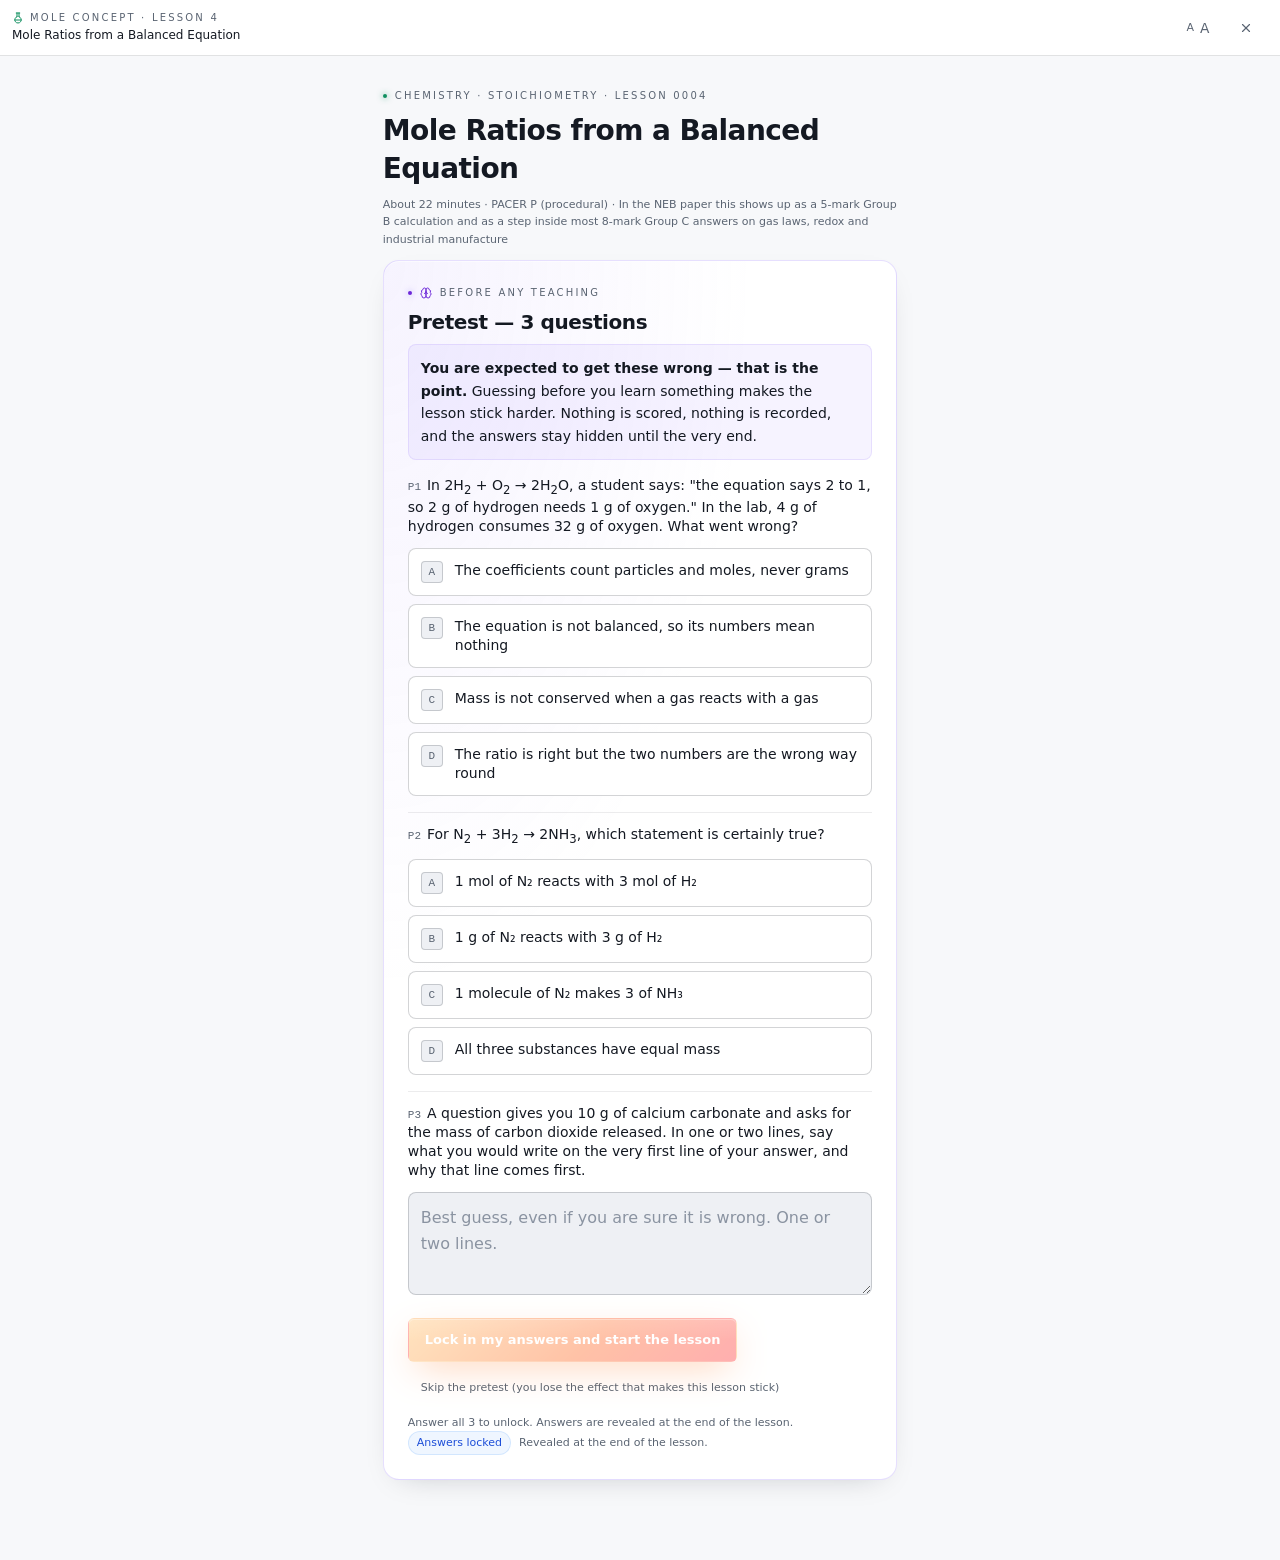
<file: assets/mole-concept/lessons/0004-stoichiometry-mole-ratios.html>
<!DOCTYPE html>
<!--
  Engram v2 lesson · topic: Mole Concept (mole-concept)
  lesson: 0004 — Mole Ratios from a Balanced Equation
  subject: Chemistry · unit: Stoichiometry (CDC unit 2, 8 teaching hours)
  pacer: P (procedural)
  built from templates/lesson-template.html v1.0.0 — style + runtime blocks byte-identical
  updated: 2026-07-26
-->
<html lang="en" data-subject="chemistry" data-text="md">
<head>
<meta charset="utf-8">
<meta name="viewport" content="width=device-width, initial-scale=1, viewport-fit=cover">
<meta name="color-scheme" content="dark light">
<meta name="referrer" content="no-referrer">
<title>Mole Ratios from a Balanced Equation — Mole Concept</title>
<meta name="description" content="The coefficients in a balanced equation count particles and moles, never grams, so every mass has to be converted first.">
<!-- engram-lesson v1 · topic:mole-concept · lesson:0004 · subject:Chemistry · unit:Stoichiometry · pacer:P · updated:2026-07-26 -->
<style>
/* ==========================================================================
   1. TOKENS — mirrors study-hub/theme.css (values only, condensed).
      Dark is the default. Light is a real second theme (build-constraints §4)
      and doubles as the print sheet.
   ========================================================================== */
:root{
  color-scheme:dark light;
  /* surfaces — near-black navy, hue 260. Never neutral gray, never #000 */
  --bg:#0a0d12; --surface:#11151b; --surface-muted:#181c22; --surface-hover:#1e232c;
  --surface-nav:#0d1116; --surface-sunken:#070a0e;
  /* ink */
  --fg:#f0f2f4; --fg-muted:#87909c; --fg-subtle:#5d6674; --fg-invert:#0c121a; --fg-on-brand:#ffffff;
  /* borders — translucent white, never gray */
  --border:rgb(255 255 255/.08); --border-strong:rgb(255 255 255/.12);
  --border-hover:rgb(240 242 244/.3); --hairline:rgb(255 255 255/.06);
  /* brand — orange touches <5% of pixels */
  --brand:#ff8a3d; --brand-rgb:255 138 61; --brand-deep:#d97757;
  --brand-grad-action:linear-gradient(135deg,#ffc371 0%,#ff7a3d 55%,#ff4e50 100%);
  --gloss-wash:linear-gradient(180deg,rgb(255 255 255/.135) 0%,rgb(255 255 255/0) 50%);
  --brand-bar:linear-gradient(180deg,#ffc371,#ff7a3d);
  /* semantic — recipe everywhere: bg <c>/.10 · text <c> · border <c>/.20 */
  --good:#10b981; --good-rgb:16 185 129; --good-bg:rgb(16 185 129/.1); --good-bd:rgb(16 185 129/.2);
  --warn:#f59e0b; --warn-rgb:245 158 11; --warn-bg:rgb(245 158 11/.1); --warn-bd:rgb(245 158 11/.2);
  --bad:#ef4444;  --bad-rgb:239 68 68;   --bad-bg:rgb(239 68 68/.1);   --bad-bd:rgb(239 68 68/.2);
  --info:#60a5fa; --info-rgb:96 165 250; --info-bg:rgb(96 165 250/.1);  --info-bd:rgb(96 165 250/.2);
  --ai:#a78bfa;   --ai-rgb:167 139 250;  --ai-bg:rgb(167 139 250/.1);   --ai-bd:rgb(167 139 250/.2);
  --neutral:#87909c; --neutral-rgb:135 144 156;
  --neutral-bg:rgb(135 144 156/.1); --neutral-bd:rgb(135 144 156/.2);
  /* subject tones */
  --sub-physics:#60a5fa; --sub-physics-rgb:96 165 250;
  --sub-chem:#3ddc97;    --sub-chem-rgb:61 220 151;
  --sub-math:#a78bfa;    --sub-math-rgb:167 139 250;
  --sub-cs:#22d3ee;      --sub-cs-rgb:34 211 238;
  --sub-english:#fbbf24; --sub-english-rgb:251 191 36;
  --sub-nepali:#f472b6;  --sub-nepali-rgb:244 114 182;
  /* accent channel — the one indirection every block reads */
  --accent:var(--brand); --accent-rgb:var(--brand-rgb);
  /* type — nothing between 14px and 18px, deliberately */
  --font-sans:Inter,"Inter Variable",-apple-system,BlinkMacSystemFont,"Segoe UI Variable Text","Segoe UI",system-ui,Roboto,"Helvetica Neue",Arial,"Noto Sans Devanagari","Nirmala UI",Mangal,sans-serif,"Apple Color Emoji","Segoe UI Emoji";
  --font-mono:"JetBrains Mono","SFMono-Regular","SF Mono",ui-monospace,"Cascadia Mono","Segoe UI Mono",Menlo,Consolas,"Liberation Mono",monospace;
  --font-deva:"Noto Sans Devanagari","Nirmala UI",Mangal,"Kalimati",var(--font-sans);
  --fs-micro:9px; --fs-eyebrow:10px; --fs-meta:11px; --fs-caption:12px;
  --fs-body:13px; --fs-body-lg:14px; --fs-input:16px;
  --fs-title:18px; --fs-title-lg:20px; --fs-display:28px;
  --lh-tight:1.15; --lh-snug:1.35; --lh-body:1.6; --lh-loose:1.75;
  --tr-metric:-.02em; --tr-eyebrow:.22em; --tr-micro:.2em;
  --fw-body:400; --fw-medium:500; --fw-semibold:600;
  --font-features:"cv11","ss01","calt" 1;
  /* radii · spacing · layout */
  --r-sm:4px; --r-md:6px; --r-lg:8px; --r-xl:12px; --r-2xl:16px; --r-full:999px;
  --sp-1:4px; --sp-2:8px; --sp-3:12px; --sp-4:16px; --sp-5:20px; --sp-6:24px;
  --sp-8:32px; --sp-10:40px; --sp-12:48px;
  --tap:44px; --prose-max:68ch; --header-h:56px;
  --safe-top:env(safe-area-inset-top,0px); --safe-bottom:env(safe-area-inset-bottom,0px);
  --safe-left:env(safe-area-inset-left,0px); --safe-right:env(safe-area-inset-right,0px);
  /* elevation — coloured glows, never gray dumps */
  --lip:inset 0 1px 0 rgb(255 255 255/.04);
  --sh-card:0 10px 30px -15px rgb(0 0 0/.6);
  --glow-accent:0 16px 48px -16px rgb(var(--accent-rgb)/.4);
  --sh-btn-primary:0 12px 36px -10px rgb(var(--brand-rgb)/.95),inset 0 1px 0 rgb(255 255 255/.32);
  --focus-ring:0 0 0 3px rgb(255 138 61/.18),0 0 0 1px rgb(217 119 87/.7);
  --wash-accent:radial-gradient(120% 100% at 0% 0%,rgb(var(--accent-rgb)/.12),transparent 60%);
  --veil:rgb(10 13 18/.85);
  /* motion — one house easing */
  --ease:cubic-bezier(.4,0,.2,1); --dur-fast:140ms; --dur:240ms; --lift-y:-2px;
}
/* accent re-pointers — same contract as theme.css §2 */
[data-subject="physics"]{--accent:var(--sub-physics);--accent-rgb:var(--sub-physics-rgb)}
[data-subject="chemistry"]{--accent:var(--sub-chem);--accent-rgb:var(--sub-chem-rgb)}
[data-subject="maths"],[data-subject="math"],[data-subject="mathematics"]{--accent:var(--sub-math);--accent-rgb:var(--sub-math-rgb)}
[data-subject="cs"],[data-subject="computer-science"]{--accent:var(--sub-cs);--accent-rgb:var(--sub-cs-rgb)}
[data-subject="english"]{--accent:var(--sub-english);--accent-rgb:var(--sub-english-rgb)}
[data-subject="nepali"]{--accent:var(--sub-nepali);--accent-rgb:var(--sub-nepali-rgb)}
[data-tone="good"]{--accent:var(--good);--accent-rgb:var(--good-rgb)}
[data-tone="warn"]{--accent:var(--warn);--accent-rgb:var(--warn-rgb)}
[data-tone="bad"]{--accent:var(--bad);--accent-rgb:var(--bad-rgb)}
[data-tone="info"]{--accent:var(--info);--accent-rgb:var(--info-rgb)}
[data-tone="ai"]{--accent:var(--ai);--accent-rgb:var(--ai-rgb)}

/* Text-size control. TWO sizes, both readable; --fs-input never drops below
   16px or iOS Safari zooms the viewport on focus. */
html[data-text="lg"]{--fs-body:15px;--fs-body-lg:17px;--fs-meta:13px;--fs-caption:14px;
  --fs-title:21px;--fs-title-lg:24px;--fs-display:32px;--fs-eyebrow:11px}

/* Light theme — real second theme, and the print sheet. */
@media (prefers-color-scheme:light){
  :root{
    --bg:#f7f8fa; --surface:#fff; --surface-muted:#eef0f4; --surface-hover:#e7eaef;
    --surface-nav:#fff; --surface-sunken:#e9ecf1;
    --fg:#141922; --fg-muted:#5a6472; --fg-subtle:#8a93a1; --fg-invert:#fff;
    --border:rgb(14 20 30/.12); --border-strong:rgb(14 20 30/.18);
    --border-hover:rgb(14 20 30/.34); --hairline:rgb(14 20 30/.08);
    --lip:inset 0 1px 0 rgb(255 255 255/.6);
    --sh-card:0 10px 30px -18px rgb(14 20 30/.28);
    --veil:rgb(247 248 250/.88);
    --brand-deep:#b8542f;
    --good:#047857;--warn:#a16207;--bad:#b91c1c;--info:#1d4ed8;--ai:#6d28d9;
    --sub-chem:#0f8f5f;--sub-physics:#1d4ed8;--sub-math:#6d28d9;
    --sub-cs:#0e7490;--sub-english:#a16207;--sub-nepali:#be185d;
    --sub-chem-rgb:15 143 95;--sub-physics-rgb:29 78 216;--sub-math-rgb:109 40 217;
    --sub-cs-rgb:14 116 144;--sub-english-rgb:161 98 7;--sub-nepali-rgb:190 24 93;
  }
}

/* ==========================================================================
   2. RESET + BASE
   ========================================================================== */
*,*::before,*::after{box-sizing:border-box;border:0 solid var(--border)}
html{-webkit-text-size-adjust:100%;text-size-adjust:100%;scroll-behavior:smooth}
body{margin:0;background:var(--bg);color:var(--fg);font-family:var(--font-sans);
  font-size:var(--fs-body);line-height:var(--lh-body);font-feature-settings:var(--font-features);
  -webkit-font-smoothing:antialiased;overflow-x:hidden;
  padding-left:var(--safe-left);padding-right:var(--safe-right)}
h1,h2,h3,h4{margin:0;font-weight:var(--fw-semibold);letter-spacing:var(--tr-metric);line-height:var(--lh-snug)}
h1{font-size:var(--fs-display)} h2{font-size:var(--fs-title-lg)} h3{font-size:var(--fs-title)} h4{font-size:var(--fs-body-lg)}
p,ul,ol,table,figure,pre{margin:0 0 var(--sp-3)}
p:last-child,ul:last-child,ol:last-child{margin-bottom:0}
ul,ol{padding-inline-start:var(--sp-5)}
li{margin-bottom:var(--sp-1)}
a{color:var(--accent);text-decoration-color:rgb(var(--accent-rgb)/.4);text-underline-offset:2px}
a:hover{text-decoration-color:rgb(var(--accent-rgb)/.9)}
strong{font-weight:var(--fw-semibold);color:var(--fg)}
code,kbd,pre,.mono{font-family:var(--font-mono);font-variant-numeric:tabular-nums}
button,input,textarea,select{font:inherit;color:inherit;background:none;margin:0}
button{cursor:pointer;touch-action:manipulation;-webkit-tap-highlight-color:transparent}
img,svg{display:block;max-width:100%}
:where(a,button,input,textarea,select,summary,[tabindex]):focus-visible{outline:none;box-shadow:var(--focus-ring)}
.sr-only{position:absolute;width:1px;height:1px;padding:0;margin:-1px;overflow:hidden;clip:rect(0 0 0 0);white-space:nowrap;border:0}

/* ==========================================================================
   3. STICKY MINI-HEADER  (topic · lesson N · text size · streak-safe close)
   ========================================================================== */
.lh{position:sticky;top:0;z-index:100;display:flex;align-items:center;gap:var(--sp-3);
  min-height:var(--header-h);padding:var(--safe-top) var(--sp-3) 0;
  background:var(--veil);border-bottom:1px solid var(--border)}
/* No backdrop-filter (GPU law): .lh is sticky over a scrolling column, so a
   backdrop blur re-samples on every scroll frame. Opaque chrome instead. */
.lh{background:var(--surface-nav)}
.lh__id{min-width:0;flex:1 1 auto;display:flex;flex-direction:column;justify-content:center;
  padding:var(--sp-2) 0}
.lh__topic{display:flex;align-items:center;gap:6px;font-size:var(--fs-eyebrow);
  font-weight:var(--fw-medium);text-transform:uppercase;letter-spacing:var(--tr-eyebrow);
  color:var(--fg-muted);white-space:nowrap;overflow:hidden;text-overflow:ellipsis}
.lh__topic .ico{color:var(--accent)}
.lh__title{font-size:var(--fs-caption);font-weight:var(--fw-medium);color:var(--fg);
  white-space:nowrap;overflow:hidden;text-overflow:ellipsis}
.lh__acts{display:flex;align-items:center;gap:var(--sp-1);flex:0 0 auto}
.lh__btn{display:inline-flex;align-items:center;justify-content:center;gap:6px;
  min-width:var(--tap);min-height:var(--tap);padding:0 var(--sp-2);border-radius:var(--r-md);
  color:var(--fg-muted);font-size:var(--fs-meta);font-weight:var(--fw-medium);
  transition:background-color var(--dur-fast) var(--ease),color var(--dur-fast) var(--ease)}
.lh__btn:hover{background:var(--surface-hover);color:var(--fg)}
.lh__bar{position:absolute;left:0;right:0;bottom:-1px;height:2px;background:var(--brand-bar);
  transform:scaleX(0);transform-origin:0 50%;box-shadow:0 0 8px rgb(255 122 61/.55)}

/* ==========================================================================
   4. PAGE FRAME
   ========================================================================== */
.wrap{max-width:var(--prose-max);margin:0 auto;padding:var(--sp-5) var(--sp-4) calc(var(--sp-12) + var(--safe-bottom))}
@media (min-width:768px){.wrap{padding:var(--sp-8) var(--sp-6) var(--sp-12)}}
.sec{margin:0 0 var(--sp-8);scroll-margin-top:calc(var(--header-h) + var(--sp-4))}
.eyebrow{display:flex;align-items:center;gap:var(--sp-2);font-size:var(--fs-eyebrow);
  font-weight:var(--fw-medium);text-transform:uppercase;letter-spacing:var(--tr-eyebrow);
  color:var(--fg-muted);margin-bottom:var(--sp-2)}
.eyebrow::before{content:"";width:4px;height:4px;flex:0 0 auto;border-radius:50%;
  background:var(--accent);box-shadow:0 0 6px rgb(var(--accent-rgb)/.8)}
.eyebrow .ico{color:var(--accent)}
.lede{font-size:var(--fs-body-lg);line-height:var(--lh-loose);color:var(--fg)}
.meta{font-size:var(--fs-meta);color:var(--fg-muted)}
.hr{height:1px;background:var(--border);margin:var(--sp-8) 0;border:0}

/* card */
.card{position:relative;overflow:hidden;padding:var(--sp-4);border:1px solid var(--border);
  border-radius:var(--r-xl);background:var(--surface);box-shadow:var(--lip),var(--sh-card)}
.card--tone{background-image:var(--wash-accent)}
.card--tone::after{content:"";position:absolute;top:-64px;right:-64px;width:176px;height:176px;
  border-radius:50%;opacity:.28;pointer-events:none;
  /* radial-gradient, NOT filter:blur - same look, a fraction of the cost.
     A 48px blur is a full-surface GPU pass on every paint of this element. */
  background:radial-gradient(circle,rgb(var(--accent-rgb) / 0.55),transparent 70%)}
.card__title{font-size:var(--fs-title);font-weight:var(--fw-semibold);letter-spacing:var(--tr-metric)}
.card__body{position:relative}

/* pill / chip / dot */
.pill{display:inline-flex;align-items:center;gap:6px;padding:3px var(--sp-2);border:1px solid;
  border-radius:var(--r-full);font-size:var(--fs-meta);font-weight:var(--fw-medium);line-height:1.45;
  white-space:nowrap;background:var(--neutral-bg);color:var(--neutral);border-color:var(--neutral-bd)}
.pill--good{background:var(--good-bg);color:var(--good);border-color:var(--good-bd)}
.pill--warn{background:var(--warn-bg);color:var(--warn);border-color:var(--warn-bd)}
.pill--bad{background:var(--bad-bg);color:var(--bad);border-color:var(--bad-bd)}
.pill--info{background:var(--info-bg);color:var(--info);border-color:var(--info-bd)}
.pill--accent{background:rgb(var(--accent-rgb)/.1);color:var(--accent);border-color:rgb(var(--accent-rgb)/.2)}
.chip{display:inline-block;font-size:var(--fs-micro);letter-spacing:var(--tr-micro);
  text-transform:uppercase;padding:2px 6px;border-radius:var(--r-sm);
  background:rgb(var(--accent-rgb)/.15);color:var(--accent);border:1px solid rgb(var(--accent-rgb)/.3)}
.chip--mis{background:var(--bad-bg);color:var(--bad);border-color:var(--bad-bd);font-family:var(--font-mono)}
.row{display:flex;align-items:center;gap:var(--sp-2);flex-wrap:wrap}

/* buttons */
.btn{display:inline-flex;align-items:center;justify-content:center;gap:var(--sp-2);
  min-height:var(--tap);padding:10px var(--sp-4);border:1px solid var(--border-strong);
  border-radius:var(--r-md);background:var(--surface-muted);color:var(--fg);
  font-size:var(--fs-body);font-weight:var(--fw-medium);line-height:1.2;text-align:center;
  text-decoration:none;box-shadow:var(--lip);
  transition:background-color var(--dur-fast) var(--ease),border-color var(--dur-fast) var(--ease),
    transform var(--dur-fast) var(--ease)}
.btn:hover{background:var(--surface-hover);border-color:var(--border-hover)}
.btn:active{transform:scale(.99)}
.btn[disabled],.btn[aria-disabled="true"]{opacity:.45;pointer-events:none}
.btn-primary{border-color:transparent;color:var(--fg-on-brand);font-weight:var(--fw-semibold);
  background-color:var(--brand);background-image:var(--gloss-wash),var(--brand-grad-action);
  box-shadow:var(--sh-btn-primary)}
.btn-ghost{background:transparent;border-color:transparent;color:var(--fg-muted);box-shadow:none}
.btn-ghost:hover{background:var(--surface-hover);color:var(--fg)}
.btn--sm{min-height:36px;padding:6px var(--sp-3);font-size:var(--fs-meta)}
.btn--block{width:100%}
.btn-row{display:flex;gap:var(--sp-2);flex-wrap:wrap;margin-top:var(--sp-3)}

/* maths + notation */
.math,.sci,.formula{font-variant-numeric:tabular-nums lining-nums}
.math sub,.math sup,.sci sub,.sci sup,.formula sub,.formula sup{font-size:.68em;line-height:0;
  position:relative;vertical-align:baseline}
.math sup,.sci sup,.formula sup{top:-.5em}
.math sub,.sci sub,.formula sub{bottom:-.22em}
.sci{white-space:nowrap}
.unit{color:var(--fg-muted);margin-left:.28em}
.formula{display:inline-block;padding:2px 8px;border-radius:var(--r-sm);
  background:var(--surface-muted);font-family:var(--font-mono);font-size:.95em}
.formula-block{display:block;padding:var(--sp-3) var(--sp-4);margin:var(--sp-3) 0;
  border-left:2px solid rgb(var(--accent-rgb)/.5);border-radius:0 var(--r-lg) var(--r-lg) 0;
  background:var(--surface-muted);font-size:var(--fs-body-lg);overflow-x:auto;text-align:center}
.deva{font-family:var(--font-deva)}

/* tables — always inside .scroll-x; the page body never scrolls sideways */
.scroll-x{overflow-x:auto;-webkit-overflow-scrolling:touch;border:1px solid var(--border);
  border-radius:var(--r-lg);background:var(--surface)}
table{border-collapse:collapse;width:100%;font-size:var(--fs-meta)}
thead th{padding:var(--sp-2) var(--sp-3);background:var(--surface-muted);color:var(--fg-muted);
  font-size:var(--fs-eyebrow);font-weight:var(--fw-medium);text-transform:uppercase;
  letter-spacing:.08em;text-align:left;white-space:nowrap}
tbody td{padding:10px var(--sp-3);border-bottom:1px solid var(--hairline);vertical-align:middle;white-space:nowrap}
tbody tr:last-child td{border-bottom:0}
td.num,th.num{text-align:right;font-variant-numeric:tabular-nums}
tbody tr.is-answer td{background:rgb(var(--accent-rgb)/.08);font-weight:var(--fw-semibold)}

/* ==========================================================================
   5. PEDAGOGY BLOCKS
   ========================================================================== */

/* 5.1 pretest gate ------------------------------------------------------- */
.gate{border:1px solid rgb(var(--ai-rgb)/.28);border-radius:var(--r-2xl);
  background:var(--surface);box-shadow:var(--lip),var(--sh-card);padding:var(--sp-4);
  background-image:radial-gradient(120% 100% at 0% 0%,rgb(var(--ai-rgb)/.10),transparent 60%)}
@media (min-width:768px){.gate{padding:var(--sp-6)}}
.gate__framing{margin:var(--sp-2) 0 var(--sp-4);padding:var(--sp-3);border-radius:var(--r-lg);
  background:var(--ai-bg);border:1px solid var(--ai-bd);color:var(--fg);font-size:var(--fs-body-lg)}
body[data-gate="closed"] #lesson-body{display:none}
body[data-gate="open"] #pretest-live{display:none}

/* 5.2 MCQ ----------------------------------------------------------------- */
.q{margin:0 0 var(--sp-4);padding:var(--sp-3) 0 0;border-top:1px solid var(--hairline)}
.q:first-of-type{border-top:0;padding-top:0}
.q__stem{font-size:var(--fs-body-lg);line-height:var(--lh-snug);margin-bottom:var(--sp-3)}
.q__num{font-family:var(--font-mono);font-size:var(--fs-meta);color:var(--fg-muted);margin-right:6px}
.opts{display:flex;flex-direction:column;gap:var(--sp-2)}
.option{display:flex;align-items:flex-start;gap:var(--sp-3);width:100%;min-height:var(--tap);
  padding:var(--sp-3);border:1px solid var(--border-strong);border-radius:var(--r-lg);
  background:var(--surface);color:var(--fg);font-size:var(--fs-body-lg);line-height:var(--lh-snug);
  text-align:left;box-shadow:var(--lip);
  transition:border-color var(--dur-fast) var(--ease),background-color var(--dur-fast) var(--ease)}
.option:hover{border-color:var(--border-hover);background:var(--surface-hover)}
.option__key{display:grid;place-items:center;flex:0 0 auto;width:22px;height:22px;
  border:1px solid var(--border-strong);border-radius:var(--r-sm);background:var(--surface-muted);
  font-family:var(--font-mono);font-size:var(--fs-meta);color:var(--fg-muted)}
.option.is-selected{border-color:rgb(var(--accent-rgb)/.5)}
.option.is-correct{border-color:var(--good-bd);background:var(--good-bg)}
.option.is-correct .option__key{background:var(--good-bg);color:var(--good);border-color:var(--good-bd)}
.option.is-wrong{border-color:var(--bad-bd);background:var(--bad-bg)}
.option.is-wrong .option__key{background:var(--bad-bg);color:var(--bad);border-color:var(--bad-bd)}
.q.is-locked .option{pointer-events:none}
.fb{margin-top:var(--sp-3);padding:var(--sp-3);border-radius:var(--r-lg);font-size:var(--fs-body);
  border:1px solid var(--border);background:var(--surface-muted)}
.fb--good{border-color:var(--good-bd);background:var(--good-bg)}
.fb--bad{border-color:var(--bad-bd);background:var(--bad-bg)}
.fb__marks{display:block;font-weight:var(--fw-semibold);margin-bottom:4px}

/* 5.3 named method steps -------------------------------------------------- */
.step{position:relative;padding:var(--sp-3) var(--sp-4);margin:0 0 var(--sp-2);
  border-left:2px solid rgb(var(--accent-rgb)/.55);border-radius:0 var(--r-lg) var(--r-lg) 0;
  background:var(--surface)}
.step__n{display:inline-block;font-family:var(--font-mono);font-size:var(--fs-eyebrow);
  letter-spacing:var(--tr-micro);text-transform:uppercase;color:var(--accent);margin-bottom:2px}
.step strong{color:var(--fg)}

/* 5.4 interactive model (predict → act → explain) -------------------------- */
.model__stage{padding:var(--sp-4);border:1px solid var(--border);border-radius:var(--r-lg);
  background:var(--surface-muted);margin-top:var(--sp-3)}
.model__stage[hidden]{display:none}
.ctl{display:block;margin-bottom:var(--sp-4)}
.ctl__lab{display:flex;justify-content:space-between;align-items:baseline;gap:var(--sp-3);
  font-size:var(--fs-meta);color:var(--fg-muted);margin-bottom:6px}
.ctl__val{font-family:var(--font-mono);font-size:var(--fs-body-lg);font-weight:var(--fw-semibold);
  color:var(--fg);font-variant-numeric:tabular-nums}
input[type=range]{-webkit-appearance:none;appearance:none;width:100%;height:var(--tap);
  background:transparent;display:block}
input[type=range]::-webkit-slider-runnable-track{height:6px;border-radius:var(--r-full);
  background:var(--surface-hover);border:1px solid var(--border)}
input[type=range]::-moz-range-track{height:6px;border-radius:var(--r-full);
  background:var(--surface-hover);border:1px solid var(--border)}
input[type=range]::-webkit-slider-thumb{-webkit-appearance:none;appearance:none;width:24px;height:24px;
  margin-top:-10px;border-radius:50%;background:var(--accent);border:2px solid var(--bg);
  box-shadow:0 0 10px rgb(var(--accent-rgb)/.6)}
input[type=range]::-moz-range-thumb{width:24px;height:24px;border-radius:50%;background:var(--accent);
  border:2px solid var(--bg);box-shadow:0 0 10px rgb(var(--accent-rgb)/.6)}
.readout{display:grid;grid-template-columns:repeat(auto-fit,minmax(120px,1fr));gap:var(--sp-2);
  margin-top:var(--sp-3)}
.ro{padding:var(--sp-3);border:1px solid var(--border);border-radius:var(--r-lg);background:var(--surface)}
.ro__lab{font-size:var(--fs-eyebrow);text-transform:uppercase;letter-spacing:var(--tr-eyebrow);
  color:var(--fg-muted)}
.ro__val{margin-top:4px;font-size:var(--fs-title);font-weight:var(--fw-semibold);
  font-variant-numeric:tabular-nums;letter-spacing:var(--tr-metric)}
.ro--key .ro__val{color:var(--accent);text-shadow:0 0 24px rgb(var(--accent-rgb)/.35)}
.verdict{margin-top:var(--sp-3);font-size:var(--fs-body);color:var(--fg-muted)}
.particles{display:flex;flex-wrap:wrap;gap:4px;margin-top:var(--sp-3);min-height:24px}
.particles i{width:12px;height:12px;border-radius:50%;background:rgb(var(--accent-rgb)/.75);
  box-shadow:0 0 6px rgb(var(--accent-rgb)/.5)}
.particles i.alt{background:rgb(var(--info-rgb)/.75);box-shadow:0 0 6px rgb(var(--info-rgb)/.5)}

/* 5.5 pitfalls ------------------------------------------------------------ */
.pit{padding:var(--sp-3) var(--sp-4);margin:0 0 var(--sp-3);border:1px solid var(--bad-bd);
  border-left:2px solid var(--bad);border-radius:0 var(--r-lg) var(--r-lg) 0;background:var(--bad-bg)}
.pit__head{display:flex;align-items:center;gap:var(--sp-2);flex-wrap:wrap;margin-bottom:6px}
.pit__head .ico{color:var(--bad)}
.pit__name{font-weight:var(--fw-semibold);font-size:var(--fs-body-lg)}
.pit__why{margin-top:6px;padding-top:6px;border-top:1px solid var(--bad-bd);
  font-size:var(--fs-meta);color:var(--fg-muted)}
.pit__why b{color:var(--fg);font-weight:var(--fw-medium)}

/* 5.6 retrieval check + produced-answer problems + reveal ------------------ */
.rc,.prob{padding:var(--sp-4);border:1px solid var(--border);border-radius:var(--r-xl);
  background:var(--surface);box-shadow:var(--lip);margin-bottom:var(--sp-4)}
.rc{border-color:rgb(var(--accent-rgb)/.25)}
textarea.pad{width:100%;min-height:96px;padding:var(--sp-3);border:1px solid var(--border-strong);
  border-radius:var(--r-lg);background:var(--surface-muted);color:var(--fg);
  font-size:var(--fs-input);line-height:var(--lh-body);resize:vertical;font-family:var(--font-sans)}
textarea.pad::placeholder{color:var(--fg-subtle)}
.conf{display:flex;gap:var(--sp-2);flex-wrap:wrap;margin:var(--sp-3) 0 0}
.conf__b{flex:1 1 auto;min-width:96px;min-height:var(--tap);padding:8px var(--sp-3);
  border:1px solid var(--border-strong);border-radius:var(--r-md);background:var(--surface-muted);
  font-size:var(--fs-meta);color:var(--fg-muted)}
.conf__b[aria-pressed="true"]{border-color:rgb(var(--accent-rgb)/.6);color:var(--accent);
  background:rgb(var(--accent-rgb)/.1)}
.reveal{margin-top:var(--sp-3);padding:var(--sp-3) var(--sp-4);border:1px solid var(--border);
  border-radius:var(--r-lg);background:var(--surface-muted)}
.reveal[hidden]{display:none}
.chain{list-style:none;padding:0;margin:0;counter-reset:st}
.chain li{position:relative;padding:0 0 var(--sp-3) var(--sp-6);margin:0}
.chain li::before{counter-increment:st;content:counter(st);position:absolute;left:0;top:1px;
  width:20px;height:20px;display:grid;place-items:center;border-radius:50%;
  background:rgb(var(--accent-rgb)/.15);color:var(--accent);border:1px solid rgb(var(--accent-rgb)/.35);
  font-family:var(--font-mono);font-size:var(--fs-micro)}
.chain .just{display:block;font-size:var(--fs-meta);color:var(--fg-muted);margin-top:2px}
.chain .mk{float:right;margin-left:var(--sp-2);font-family:var(--font-mono);font-size:var(--fs-micro);
  color:var(--good);background:var(--good-bg);border:1px solid var(--good-bd);
  border-radius:var(--r-sm);padding:1px 5px}
.ladder{display:inline-flex;align-items:center;gap:6px;font-size:var(--fs-micro);
  letter-spacing:var(--tr-micro);text-transform:uppercase;color:var(--fg-muted)}
.ladder b{color:var(--accent);font-weight:var(--fw-semibold)}
.selfscore{display:flex;gap:var(--sp-2);flex-wrap:wrap;margin-top:var(--sp-3);
  padding-top:var(--sp-3);border-top:1px solid var(--hairline)}
.selfscore__b{min-width:var(--tap);min-height:var(--tap);padding:0 var(--sp-3);
  border:1px solid var(--border-strong);border-radius:var(--r-md);background:var(--surface);
  font-family:var(--font-mono);font-size:var(--fs-body)}
.selfscore__b[aria-pressed="true"]{border-color:rgb(var(--accent-rgb)/.6);color:var(--accent);
  background:rgb(var(--accent-rgb)/.1)}
.marks-out{margin-top:var(--sp-3);font-size:var(--fs-body-lg);font-weight:var(--fw-medium)}

/* 5.7 reconstruction ------------------------------------------------------ */
.spine{list-style:none;padding:0;margin:var(--sp-3) 0 0}
.spine li{margin:0 0 var(--sp-2)}
.spine label{display:flex;align-items:flex-start;gap:var(--sp-3);min-height:var(--tap);
  padding:var(--sp-2) var(--sp-3);border:1px solid var(--border);border-radius:var(--r-lg);
  background:var(--surface-muted);cursor:pointer}
.spine input{width:20px;height:20px;flex:0 0 auto;margin-top:2px;accent-color:var(--accent)}
.spine label:has(input:checked){border-color:var(--good-bd);background:var(--good-bg)}

/* 5.8 citation / next ----------------------------------------------------- */
.cite{padding:var(--sp-3) var(--sp-4);border:1px solid var(--border);border-radius:var(--r-lg);
  background:var(--surface-muted);font-size:var(--fs-meta);color:var(--fg-muted)}
.cite b{color:var(--fg);font-weight:var(--fw-medium)}
.nav-next{display:flex;gap:var(--sp-2);flex-wrap:wrap;margin-top:var(--sp-4)}
.nav-next a{flex:1 1 200px}

/* 5.9 QC panel (authoring errors) — visible, loud, never silent ------------ */
.qc{position:sticky;top:var(--header-h);z-index:90;margin:0 0 var(--sp-4);padding:var(--sp-3) var(--sp-4);
  border:1px solid var(--bad-bd);border-left:3px solid var(--bad);border-radius:var(--r-lg);
  background:var(--bad-bg);font-size:var(--fs-meta)}
.qc[hidden]{display:none}
.qc h4{color:var(--bad);margin-bottom:6px}
.qc ul{margin:0;padding-inline-start:var(--sp-4)}
.qc code{font-size:var(--fs-micro);color:var(--fg)}

/* icons */
.ico{width:16px;height:16px;flex:0 0 auto;stroke-width:2}
.ico--14{width:14px;height:14px} .ico--12{width:12px;height:12px}

/* ==========================================================================
   6. REDUCED MOTION — every transition/animation collapses
   ========================================================================== */
@media (prefers-reduced-motion:reduce){
  :root{--dur-fast:.01ms;--dur:.01ms;--lift-y:0px}
  html{scroll-behavior:auto}
  *,*::before,*::after{animation-duration:.01ms!important;animation-iteration-count:1!important;
    transition-duration:.01ms!important;scroll-behavior:auto!important}
}

/* ==========================================================================
   7. PRINT — one clean paper copy, all answers revealed, no controls
   ========================================================================== */
@media print{
  :root{--bg:#fff;--surface:#fff;--surface-muted:#f4f5f7;--surface-hover:#eee;
    --fg:#111;--fg-muted:#555;--fg-subtle:#777;--border:#ccc;--border-strong:#bbb;
    --hairline:#ddd;--lip:none;--sh-card:none;--good:#0a6b4b;--bad:#a11;--warn:#8a5a00;
    --accent:#333;--accent-rgb:51 51 51;--wash-accent:none;--veil:#fff}
  @page{margin:14mm}
  body{background:#fff;color:#111;font-size:11pt;line-height:1.45}
  .lh,.lh__acts,.btn,.btn-row,.conf,.selfscore,.qc,.no-print,input[type=range],.model__stage .ctl{display:none!important}
  .card--tone::after{display:none}
  .reveal,.model__stage,#lesson-body,#pretest-live{display:block!important}
  .sec{page-break-inside:avoid;margin-bottom:14pt}
  .prob,.rc,.card,.gate{break-inside:avoid;box-shadow:none;border:1px solid #ccc}
  textarea.pad{min-height:80pt;background:#fff;border:1px dashed #999}
  a{color:#111;text-decoration:underline}
  a[href^="http"]::after{content:" (" attr(href) ")";font-size:8pt;color:#555}
}
</style>
</head>
<body data-gate="closed">

<!-- Inline icon subset. Lessons ship standalone and cannot reach
     study-hub/assets/icons.svg — these six shapes are copied from it. -->
<svg width="0" height="0" style="position:absolute" aria-hidden="true" focusable="false"><defs>
<symbol id="i-subject" viewBox="0 0 24 24" fill="none" stroke="currentColor" stroke-width="2" stroke-linecap="round" stroke-linejoin="round"><path d="M10 2v7.31"/><path d="M14 9.3V2"/><path d="M8.5 2h7"/><path d="M14 9.3a6.5 6.5 0 1 1-4 0"/><path d="M5.52 16h12.96"/></symbol>
<symbol id="i-warn" viewBox="0 0 24 24" fill="none" stroke="currentColor" stroke-width="2" stroke-linecap="round" stroke-linejoin="round"><path d="m21.73 18-8-14a2 2 0 0 0-3.48 0l-8 14A2 2 0 0 0 4 21h16a2 2 0 0 0 1.73-3"/><path d="M12 9v4"/><path d="M12 17h.01"/></symbol>
<symbol id="i-target" viewBox="0 0 24 24" fill="none" stroke="currentColor" stroke-width="2" stroke-linecap="round" stroke-linejoin="round"><circle cx="12" cy="12" r="10"/><circle cx="12" cy="12" r="6"/><circle cx="12" cy="12" r="2"/></symbol>
<symbol id="i-brain" viewBox="0 0 24 24" fill="none" stroke="currentColor" stroke-width="2" stroke-linecap="round" stroke-linejoin="round"><path d="M12 5a3 3 0 1 0-5.997.125 4 4 0 0 0-2.526 5.77 4 4 0 0 0 .556 6.588A4 4 0 1 0 12 18Z"/><path d="M12 5a3 3 0 1 1 5.997.125 4 4 0 0 1 2.526 5.77 4 4 0 0 1-.556 6.588A4 4 0 1 1 12 18Z"/><path d="M15 13a4.5 4.5 0 0 1-3-4 4.5 4.5 0 0 1-3 4"/></symbol>
<symbol id="i-x" viewBox="0 0 24 24" fill="none" stroke="currentColor" stroke-width="2" stroke-linecap="round" stroke-linejoin="round"><path d="M18 6 6 18"/><path d="m6 6 12 12"/></symbol>
<symbol id="i-next" viewBox="0 0 24 24" fill="none" stroke="currentColor" stroke-width="2" stroke-linecap="round" stroke-linejoin="round"><path d="M5 12h14"/><path d="m12 5 7 7-7 7"/></symbol>
</defs></svg>

<!-- ======================= STICKY MINI-HEADER ======================= -->
<header class="lh">
  <div class="lh__id">
    <span class="lh__topic"><svg class="ico ico--12"><use href="#i-subject"/></svg>Mole Concept · Lesson 4</span>
    <span class="lh__title">Mole Ratios from a Balanced Equation</span>
  </div>
  <div class="lh__acts">
    <button class="lh__btn" id="text-size" type="button" aria-pressed="false"
            aria-label="Larger text">A<span style="font-size:1.25em">A</span></button>
    <button class="lh__btn" id="close-lesson" type="button"
            aria-label="Close this lesson. Your streak is safe — nothing is lost.">
      <svg class="ico ico--14"><use href="#i-x"/></svg><span class="sr-only">Close</span>
    </button>
  </div>
  <span class="lh__bar" id="progress-bar" aria-hidden="true"></span>
</header>

<main class="wrap">

  <div class="qc" id="qc-panel" hidden role="alert">
    <h4>Authoring errors — do not ship this lesson</h4>
    <ul id="qc-list"></ul>
  </div>

  <p class="eyebrow">Chemistry · Stoichiometry · Lesson 0004</p>
  <h1>Mole Ratios from a Balanced Equation</h1>
  <p class="meta" style="margin-top:var(--sp-2)">
    About 22 minutes · PACER P (procedural) ·
    In the NEB paper this shows up as a 5-mark Group B calculation and as a step inside most
    8-mark Group C answers on gas laws, redox and industrial manufacture
  </p>

  <!-- ================= 1. PRETEST GATE (delayed answers) ================= -->
  <section class="sec gate" id="pretest" data-tone="ai" aria-labelledby="pretest-h">
    <p class="eyebrow"><svg class="ico ico--12"><use href="#i-brain"/></svg>Before any teaching</p>
    <h2 id="pretest-h">Pretest — 3 questions</h2>
    <p class="gate__framing">
      <strong>You are expected to get these wrong — that is the point.</strong>
      Guessing before you learn something makes the lesson stick harder. Nothing is
      scored, nothing is recorded, and the answers stay hidden until the very end.
    </p>

    <div id="pretest-live">
      <div class="q" data-q="pt1" data-pretest="1" data-correct="particles"
           data-key-note="asks what the coefficients count — a conceptual reading of the equation">
        <p class="q__stem"><span class="q__num">P1</span>In 2H<sub>2</sub> + O<sub>2</sub> →
          2H<sub>2</sub>O, a student says: "the equation says 2 to 1, so 2 g of hydrogen needs
          1 g of oxygen." In the lab, 4 g of hydrogen consumes 32 g of oxygen. What went wrong?</p>
        <div class="opts">
          <button class="option" type="button" data-value="particles" data-why="Coefficients count particles, and therefore moles — never grams. 2 mol of H₂ is 4 g while 1 mol of O₂ is 32 g, because the two molar masses are nothing alike."><span class="option__key"></span><span>The coefficients count particles and moles, never grams</span></button>
          <button class="option" type="button" data-value="unbalanced" data-why="The equation is balanced: four hydrogen atoms and two oxygen atoms on each side. The error is in reading the numbers, not in the equation."><span class="option__key"></span><span>The equation is not balanced, so its numbers mean nothing</span></button>
          <button class="option" type="button" data-value="mass" data-why="Mass is conserved: 4 g + 32 g = 36 g of water. What is not conserved is the ratio of grams to the ratio of particles."><span class="option__key"></span><span>Mass is not conserved when a gas reacts with a gas</span></button>
          <button class="option" type="button" data-value="reverse" data-why="Reversing the numbers would give 1 : 2 in grams, which is wrong as well. No ratio of grams can be read off the coefficients."><span class="option__key"></span><span>The ratio is right but the two numbers are the wrong way round</span></button>
        </div>
        <div class="fb" hidden></div>
      </div>

      <div class="q" data-q="pt2" data-pretest="1" data-correct="moles"
           data-key-note="asks which statement the equation licenses — a judgement about units">
        <p class="q__stem"><span class="q__num">P2</span>For N<sub>2</sub> + 3H<sub>2</sub> →
          2NH<sub>3</sub>, which statement is certainly true?</p>
        <div class="opts">
          <button class="option" type="button" data-value="moles" data-why="Coefficients are a ratio of amounts in mol, so 1 mol of N₂ reacts with exactly 3 mol of H₂ and makes 2 mol of NH₃."><span class="option__key"></span><span>1 mol of N₂ reacts with 3 mol of H₂</span></button>
          <button class="option" type="button" data-value="grams" data-why="In grams the ratio is 28 g to 6 g, because M(N₂) = 28 g/mol and M(H₂) = 2 g/mol. Coefficients never give a mass ratio."><span class="option__key"></span><span>1 g of N₂ reacts with 3 g of H₂</span></button>
          <button class="option" type="button" data-value="wrongprod" data-why="The 3 belongs to hydrogen, not to ammonia. One molecule of N₂ makes 2 molecules of NH₃."><span class="option__key"></span><span>1 molecule of N₂ makes 3 of NH₃</span></button>
          <button class="option" type="button" data-value="equal" data-why="Their masses are 28 g, 6 g and 34 g for those amounts. Only the total mass on each side matches."><span class="option__key"></span><span>All three substances have equal mass</span></button>
        </div>
        <div class="fb" hidden></div>
      </div>

      <div class="q" data-q="pt3" data-pretest="1" data-free="1">
        <p class="q__stem"><span class="q__num">P3</span>A question gives you 10 g of calcium
          carbonate and asks for the mass of carbon dioxide released. In one or two lines, say what
          you would write on the very first line of your answer, and why that line comes first.</p>
        <textarea class="pad" id="pt3-pad" rows="3" placeholder="Best guess, even if you are sure it is wrong. One or two lines."></textarea>
      </div>

      <div class="btn-row">
        <button class="btn btn-primary" id="pretest-lock" type="button" disabled>
          Lock in my answers and start the lesson
        </button>
        <button class="btn btn-ghost btn--sm" id="pretest-skip" type="button">
          Skip the pretest (you lose the effect that makes this lesson stick)
        </button>
      </div>
      <p class="meta" id="pretest-hint" style="margin-top:var(--sp-2)">
        Answer all 3 to unlock. Answers are revealed at the end of the lesson.
      </p>
    </div>

    <p class="row" id="pretest-done" hidden>
      <span class="pill pill--info">Answers locked</span>
      <span class="meta">Revealed at the end of the lesson.</span>
    </p>
  </section>

  <div id="lesson-body">

  <!-- ========================== 2. BIG IDEA ========================== -->
  <section class="sec" id="big-idea" aria-labelledby="big-idea-h">
    <p class="eyebrow"><svg class="ico ico--12"><use href="#i-target"/></svg>The big idea</p>
    <h2 id="big-idea-h">A balanced equation is a recipe in particles. Grams are never allowed into it.</h2>
    <p class="lede">The big numbers in front of the formulas — the coefficients — count
      <strong>particles</strong>. Multiply every one of them by 6.022 × 10²³ and they count
      <strong>moles</strong>, because that is what a mole is. They have never counted grams, and
      pouring a mass straight into the ratio is the single most common error in this unit; it
      appears in students' answers and occasionally on the board.</p>
    <div class="formula-block"><span class="math">mass (g) → n = m ÷ M → × mole ratio → m = n × M → mass (g)</span></div>

    <p>Read the equation aloud as particles before touching a calculator. For
      2H<sub>2</sub> + O<sub>2</sub> → 2H<sub>2</sub>O:</p>
    <div class="scroll-x">
      <table>
        <thead><tr>
          <th>Reading</th><th class="num">H₂</th><th class="num">O₂</th><th class="num">H₂O</th>
        </tr></thead>
        <tbody>
          <tr><td>Molecules (the picture)</td><td class="num">2</td><td class="num">1</td><td class="num">2</td></tr>
          <tr><td>Dozens of molecules</td><td class="num">2</td><td class="num">1</td><td class="num">2</td></tr>
          <tr><td>Moles (×6.022 × 10²³)</td><td class="num">2</td><td class="num">1</td><td class="num">2</td></tr>
          <tr><td>Mass (g), using M</td><td class="num">4</td><td class="num">32</td><td class="num">36</td></tr>
        </tbody>
      </table>
    </div>
    <p class="meta" style="margin-top:var(--sp-2)">Three rows carry the same three numbers; the
      mass row does not, and cannot, because a hydrogen molecule and an oxygen molecule have
      nothing like the same mass. Everything in this lesson exists to keep the calculation on the
      first three rows until the very last step.</p>
  </section>

  <!-- ===================== 3. NAMED METHOD ===================== -->
  <section class="sec" id="method" aria-labelledby="method-h">
    <p class="eyebrow">The method</p>
    <h2 id="method-h">The detour — never travel from grams to grams directly</h2>
    <p>Grams cannot talk to grams. The road leaves the mass world, crosses in moles, and comes
      back. Four lines, and the middle two are where the marks sit.</p>

    <p class="meta">The atomic masses this topic uses — read the board before any molar-mass work,
      because the paper does not always print it:</p>
    <div class="scroll-x">
      <table>
        <thead><tr>
          <th>Element</th><th class="num">H</th><th class="num">C</th><th class="num">N</th>
          <th class="num">O</th><th class="num">Na</th><th class="num">S</th>
          <th class="num">Cl</th><th class="num">Ca</th>
        </tr></thead>
        <tbody>
          <tr><td>Atomic mass (amu, per atom)</td><td class="num">1</td><td class="num">12</td><td class="num">14</td><td class="num">16</td><td class="num">23</td><td class="num">32</td><td class="num">35.5</td><td class="num">40</td></tr>
          <tr><td>Molar mass (g/mol, per mole)</td><td class="num">1</td><td class="num">12</td><td class="num">14</td><td class="num">16</td><td class="num">23</td><td class="num">32</td><td class="num">35.5</td><td class="num">40</td></tr>
        </tbody>
      </table>
    </div>

    <div class="step"><span class="step__n">Step 1 · Balance, then say it in particles</span>
      <div><strong>Check the equation balances, and read the coefficients aloud as molecules.</strong>
        Balancing is done by changing coefficients only — the subscripts inside a formula are part
        of the substance's identity and changing one writes a different substance.</div></div>
    <div class="step"><span class="step__n">Step 2 · Leave the mass world</span>
      <div><strong>n = m ÷ M for the substance you were given.</strong> This is Lesson 1's arrow.
        Until this line exists, the mole ratio has nothing legal to act on.</div></div>
    <div class="step"><span class="step__n">Step 3 · Cross with the mole ratio</span>
      <div><strong>n(wanted) = n(given) × coefficient of wanted ÷ coefficient of given.</strong>
        Write the ratio as a fraction with the wanted substance on top, so the given substance
        cancels. Both sides of this line are in mol.</div></div>
    <div class="step"><span class="step__n">Step 4 · Come back to the balance</span>
      <div><strong>m = n × M for the substance you were asked about.</strong> Its own molar mass,
        not the one from Step 2 — that swap is a favourite of examiners setting distractors.</div></div>

    <p class="meta" style="margin-top:var(--sp-3)">
      Write the unit on every line. An examiner marks the line, not your intention.
    </p>
  </section>

  <!-- =============== 4. GUIDED MODEL — predict → act → explain =============== -->
  <section class="sec card card--tone" id="model" aria-labelledby="model-h">
    <div class="card__body">
      <p class="eyebrow">Interactive · predict first · particles before arithmetic</p>
      <h2 id="model-h">Count the molecules before you weigh anything</h2>
      <p>The reaction is 2H<sub>2</sub> + O<sub>2</sub> → 2H<sub>2</sub>O. You choose how many
        molecules of each gas go into the flask; each dot below is one molecule of water that comes
        out. No grams appear anywhere in this model. Commit to a prediction first.</p>

      <div class="q" data-q="model-pred" data-model-predict="1" data-key="waterFromSix">
        <p class="q__stem"><strong>Predict first.</strong> Six molecules of H<sub>2</sub> and six
          molecules of O<sub>2</sub> are put into a flask and the reaction goes to completion.
          How many molecules of water come out?</p>
        <div class="opts">
          <button class="option" type="button" data-value="6" data-why="Every 2 molecules of H₂ need 1 of O₂ and give 2 of H₂O. Six H₂ make six H₂O and use only three O₂ — the other three O₂ molecules sit there unreacted."><span class="option__key"></span><span>Six, and three oxygen molecules are left over</span></button>
          <button class="option" type="button" data-value="12" data-why="This counts one water per molecule supplied, ignoring the 2 : 1 : 2 ratio. Twelve waters would need twelve H₂ molecules."><span class="option__key"></span><span>Twelve, one water from every molecule</span></button>
          <button class="option" type="button" data-value="3" data-why="Three would come from three H₂ molecules. Hydrogen is not the one in short supply here — six H₂ can all react."><span class="option__key"></span><span>Three, because oxygen is the smaller half</span></button>
        </div>
        <div class="fb" hidden></div>
      </div>

      <div class="model__stage" id="model-act" hidden>
        <p class="eyebrow">Now act</p>
        <label class="ctl">
          <span class="ctl__lab">Molecules of H₂ put in
            <span class="ctl__val" data-out="H2"></span></span>
          <input type="range" data-var="H2" data-unit="molecules"
                 min="0" max="16" step="1"
                 value="6" aria-label="Molecules of hydrogen put in">
        </label>
        <label class="ctl">
          <span class="ctl__lab">Molecules of O₂ put in
            <span class="ctl__val" data-out="O2"></span></span>
          <input type="range" data-var="O2" data-unit="molecules"
                 min="0" max="16" step="1"
                 value="6" aria-label="Molecules of oxygen put in">
        </label>

        <div class="readout" id="model-readout" role="status" aria-live="polite"></div>
        <div class="particles" id="model-particles" aria-hidden="true"></div>
        <p class="verdict" id="model-verdict"></p>
        <div class="btn-row">
          <button class="btn" id="model-explain-btn" type="button">I have seen enough — explain it</button>
        </div>
      </div>

      <div class="model__stage" id="model-explain" hidden>
        <p class="eyebrow">Why it behaved that way</p>
        <p>The flask does not care what anything weighs. It pairs 2 molecules of hydrogen with 1
          molecule of oxygen, again and again, until one of the two runs out; whatever is left of
          the other one stays in the flask untouched and is called the excess. Multiply every
          molecule count on the screen by 6.022 × 10²³ and the same picture is now in moles — the
          coefficients are true at both scales, which is exactly why a chemist can weigh grams in
          the lab and still reason about particles.</p>
        <p class="meta">That is Step 1 and Step 3 of the detour. Steps 2 and 4 exist only to
          translate the picture into and out of the balance reading.</p>
      </div>
    </div>
  </section>

  <!-- ========================= 5. WORKED TABLE ========================= -->
  <section class="sec" id="worked" aria-labelledby="worked-h">
    <p class="eyebrow">Worked example · rung 1 of 4 (fully worked)</p>
    <h2 id="worked-h">28 g of nitrogen, with hydrogen in excess</h2>
    <p>In the Haber process, N<sub>2</sub> + 3H<sub>2</sub> → 2NH<sub>3</sub>. What mass of
      ammonia is produced from 28 g of nitrogen when hydrogen is in excess?
      (N = 14, H = 1 g/mol.) "In excess" means there is more than enough hydrogen, so nitrogen
      alone decides the answer.</p>
    <div class="scroll-x">
      <table>
        <thead><tr>
          <th>Substance</th><th class="num">Coefficient (particles, mol)</th><th class="num">M (g/mol)</th>
          <th class="num">n (mol)</th><th class="num">m (g)</th>
        </tr></thead>
        <tbody>
          <tr><td>N₂ (given)</td><td class="num">1</td><td class="num">28</td><td class="num">1.00</td><td class="num">28</td></tr>
          <tr><td>H₂ (excess)</td><td class="num">3</td><td class="num">2</td><td class="num">3.00</td><td class="num">6</td></tr>
          <tr><td>NH₃ (wanted)</td><td class="num">2</td><td class="num">17</td><td class="num">2.00</td><td class="num">34</td></tr>
          <tr class="is-answer"><td>n(NH₃) = 1.00 mol × 2 ÷ 1 = 2.00 mol</td><td class="num" colspan="4">m(NH₃) = 2.00 mol × 17 g/mol = 34 g</td></tr>
        </tbody>
      </table>
    </div>
    <p class="meta" style="margin-top:var(--sp-2)">Units check: g ÷ g/mol = mol on the way in,
      mol × g/mol = g on the way out, and the ratio line is mol ÷ mol so it changes no unit.
      Mass check: 28 g + 6 g = 34 g, which is the ammonia produced — nothing was created or lost.</p>
    <p style="margin-top:var(--sp-3)"><strong>Self-explanation (do not skip):</strong> say out loud
      why the answer is 34 g and not 56 g, when the coefficient of ammonia is 2. If the sentence
      does not come, read Step 4 again — that sentence is the lesson.</p>
  </section>

  <!-- ===================== 6. RETRIEVAL CHECK 1 ===================== -->
  <section class="sec rc" id="rc-1" data-rc="1" aria-labelledby="rc1-h">
    <p class="eyebrow">Retrieval check 1 of 2 · notes closed</p>
    <h3 id="rc1-h">Write the four steps of the detour from memory, naming the unit each line ends in.</h3>
    <textarea class="pad" rows="4" data-pad="rc1" placeholder="From memory. Do not scroll up."></textarea>
    <div class="conf" role="group" aria-label="How sure are you?">
      <button class="conf__b" type="button" data-conf="1" aria-pressed="false">Guess</button>
      <button class="conf__b" type="button" data-conf="3" aria-pressed="false">Fairly sure</button>
      <button class="conf__b" type="button" data-conf="5" aria-pressed="false">Certain</button>
    </div>
    <div class="btn-row">
      <button class="btn" type="button" data-reveal="rc1-ans" data-needs="rc1" data-min="12">Check against the model answer</button>
    </div>
    <div class="reveal" id="rc1-ans" hidden>
      <p><strong>Model answer.</strong> 1 — Balance the equation and read the coefficients as
        molecules, then as moles. 2 — n(given) = m ÷ M, answer in mol. 3 — n(wanted) = n(given) ×
        coefficient of wanted ÷ coefficient of given, still in mol. 4 — m(wanted) = n × M of the
        wanted substance, answer in g.</p>
      <p class="meta">In a 5-mark question these are four of the five marks, and the fifth is the
        balanced equation itself. An answer that jumps from grams to grams scores the equation mark
        alone.</p>
    </div>
  </section>

  <!-- ========================= 7. PITFALLS ========================= -->
  <section class="sec" id="pitfalls" aria-labelledby="pitfalls-h">
    <p class="eyebrow"><svg class="ico ico--12"><use href="#i-warn"/></svg>Where marks are lost</p>
    <h2 id="pitfalls-h">Pitfalls</h2>

    <div class="pit" data-misconception="CH-S02">
      <div class="pit__head">
        <svg class="ico ico--14"><use href="#i-warn"/></svg>
        <span class="pit__name">"The ratio is 2 : 1, so 2 g of this makes 1 g of that."</span>
        <span class="chip chip--mis">CH-S02</span>
      </div>
      <div>This is the most common error in the whole unit, and it survives into adulthood.
        Coefficients count particles; grams are counted by a balance and the two scales are linked
        only through M. In 2H<sub>2</sub> + O<sub>2</sub> → 2H<sub>2</sub>O the particle ratio
        2 : 1 corresponds to a mass ratio of 4 g : 32 g, which is 1 : 8. Writing n = m ÷ M on the
        line before the ratio is the entire defence.</div>
      <div class="pit__why"><b>Why it feels right:</b> the numbers in the equation are the only
        numbers on the page, the question gives grams, and multiplying the two feels like using
        what you were given. Nothing in the printed equation warns that its numbers live in a
        different unit from the data.</div>
    </div>

    <div class="pit" data-misconception="CH-S05">
      <div class="pit__head">
        <svg class="ico ico--14"><use href="#i-warn"/></svg>
        <span class="pit__name">"To balance it, change H₂O into H₂O₂ — now the oxygens match."</span>
        <span class="chip chip--mis">CH-S05</span>
      </div>
      <div>Balancing changes the big numbers in front, never the small numbers inside. A subscript
        is part of the substance's identity: H<sub>2</sub>O is water and H<sub>2</sub>O<sub>2</sub>
        is hydrogen peroxide, which is a different chemical with a different molar mass. Balanced
        equations are made by putting coefficients in front until each element's atom count matches
        on both sides.</div>
      <div class="pit__why"><b>Why it feels right:</b> both numbers are digits sitting next to a
        formula and both do make the atom counts move, so the eye treats them as the same kind of
        adjustment. The distinction is chemical, not arithmetical, so arithmetic alone never
        catches it.</div>
    </div>

    <div class="pit" data-misconception="CH-S01">
      <div class="pit__head">
        <svg class="ico ico--14"><use href="#i-warn"/></svg>
        <span class="pit__name">"1 mol of the reactant gives 1 mol of the product, near enough."</span>
        <span class="chip chip--mis">CH-S01</span>
      </div>
      <div>Only when the two coefficients happen to be equal. In N<sub>2</sub> + 3H<sub>2</sub> →
        2NH<sub>3</sub>, one mole of nitrogen gives two moles of ammonia, and one mole of hydrogen
        gives two-thirds of a mole of it. The ratio line is written out even when it looks like
        1 : 1, because writing it is what makes the examiner's mark available and what catches the
        case where it is not.</div>
      <div class="pit__why"><b>Why it feels right:</b> the first equations anyone meets —
        CaCO<sub>3</sub> → CaO + CO<sub>2</sub>, Na + Cl reactions written casually — really are
        1 : 1, so the habit forms on a run of examples where skipping the ratio never costs
        anything.</div>
    </div>

    <div class="pit" data-misconception="CH-S06">
      <div class="pit__head">
        <svg class="ico ico--14"><use href="#i-warn"/></svg>
        <span class="pit__name">"The particle picture is just decoration — the formula is the real chemistry."</span>
        <span class="chip chip--mis">CH-S06</span>
      </div>
      <div>The picture is the reason the formula works. Two molecules pairing with one is a fact
        about the flask; n = m ÷ M is only the translation between that fact and the balance
        reading. Students who can run the arithmetic but cannot draw the flask are the ones who
        cannot tell whether an answer is absurd — and an absurd answer left on the page costs every
        mark below it.</div>
      <div class="pit__why"><b>Why it feels right:</b> the exam prints formulas, not pictures, so
        the picture looks like something for younger classes. It is doing the checking work that
        nothing else on the page does.</div>
    </div>
  </section>

  <!-- ===================== 8. RETRIEVAL CHECK 2 (MCQ) ===================== -->
  <section class="sec rc" id="rc-2" data-rc="2" aria-labelledby="rc2-h">
    <p class="eyebrow">Retrieval check 2 of 2 · discriminate the pitfall</p>
    <h3 id="rc2-h">The question where grams sneak into the ratio</h3>
    <div class="q" data-q="rc2" data-key="massOfNaCl">
      <p class="q__stem">Sodium burns in chlorine: 2Na + Cl<sub>2</sub> → 2NaCl. What mass of
        sodium chloride is made when 46 g of sodium reacts completely?
        (Na = 23, Cl = 35.5 g/mol.)</p>
      <div class="opts">
        <button class="option" type="button" data-value="117" data-why="n(Na) = 46 ÷ 23 = 2 mol; the ratio Na : NaCl is 2 : 2, so n(NaCl) = 2 mol; m = 2 × 58.5 = 117 g."><span class="option__key"></span><span>117 g, from 2 mol of NaCl at 58.5 g/mol</span></button>
        <button class="option" type="button" data-value="58.5" data-why="58.5 g is 1 mol of NaCl. The 46 g of sodium is 2 mol, not 1, so twice this is produced."><span class="option__key"></span><span>58.5 g, the molar mass of the product</span></button>
        <button class="option" type="button" data-value="81.5" data-why="This adds 46 g and 35.5 g — a mass added to a molar mass. Those two quantities cannot be added at all."><span class="option__key"></span><span>81.5 g, adding sodium and chlorine</span></button>
        <button class="option" type="button" data-value="234" data-why="This applies the coefficient 2 a second time, after it was already used in the mole ratio. It is used once."><span class="option__key"></span><span>234 g, doubling for the coefficient 2</span></button>
      </div>
      <div class="fb" hidden></div>
    </div>
    <p class="meta">Now use it: without writing any working, say what mass of chlorine gas was
      consumed. (71 g — 1 mol of Cl₂.)</p>
  </section>

  <!-- ============ 9. PRODUCED-ANSWER PROBLEMS (completion→faded→cold) ============ -->
  <section class="sec" id="problems" aria-labelledby="problems-h">
    <p class="eyebrow">Produce the answer · nothing is multiple choice from here</p>
    <h2 id="problems-h">Three problems, scaffolding removed one rung at a time</h2>
    <p class="meta">Rung 1 (fully worked) was the table above. These are rungs 2, 3 and 4.</p>

    <div class="prob" id="prob-1" data-prob="1" data-level="completion">
      <p class="ladder">Rung 2 · <b>Completion</b> — the start is done for you</p>
      <p class="q__stem">Limestone decomposes on strong heating:
        CaCO₃ → CaO + CO₂. What mass of carbon dioxide is released from 50 g of calcium carbonate?
        (Ca = 40, C = 12, O = 16 g/mol.)</p>
      <div class="formula-block"><span class="math">M(CaCO<sub>3</sub>) = 100 g/mol &nbsp;·&nbsp; n(CaCO<sub>3</sub>) = 50 g ÷ 100 g/mol = 0.5 mol</span></div>
      <p class="meta">Two lines are left: cross with the mole ratio, then return to grams.</p>
      <textarea class="pad" rows="3" data-pad="p1" placeholder="Finish it. Units on every line."></textarea>
      <div class="btn-row">
        <button class="btn" type="button" data-reveal="p1-ans" data-needs="p1" data-min="6">Show the marking scheme</button>
        <button class="btn btn-ghost btn--sm" type="button" data-stuck="p1">I am stuck — open it anyway</button>
      </div>
      <div class="reveal" id="p1-ans" hidden>
        <ol class="chain">
          <li><span class="mk">1</span>Ratio CaCO₃ : CO₂ is 1 : 1, so n(CO₂) = 0.5 mol × 1 ÷ 1 = 0.5 mol<span class="just">The ratio line is written even when it is 1 : 1 — that is where the mark is.</span></li>
          <li><span class="mk">1</span>M(CO₂) = 12 + 2(16) = 44 g/mol<span class="just">The product's own molar mass, not the limestone's.</span></li>
          <li><span class="mk">1</span>m(CO₂) = 0.5 mol × 44 g/mol = 22 g<span class="just">mol × g/mol = g. Sanity check: 22 g of gas from 50 g of solid leaves 28 g of CaO.</span></li>
        </ol>
        <div class="selfscore" role="group" data-score="p1" data-total="3"
             aria-label="How many of those lines did you write?">
          <span class="meta" style="width:100%">How many of those lines did you actually write?</span>
        </div>
        <p class="marks-out" data-marks="p1"></p>
      </div>
    </div>

    <div class="prob" id="prob-2" data-prob="2" data-level="faded">
      <p class="ladder">Rung 3 · <b>Faded</b> — one nudge, then it is yours</p>
      <p class="q__stem">Hydrogen burns in oxygen: 2H₂ + O₂ → 2H₂O. What mass of water is formed
        when 8.0 g of hydrogen burns in excess oxygen? (H = 1, O = 16 g/mol.)</p>
      <p class="meta">Nudge: M(H₂) is 2 g/mol, not 1 g/mol — hydrogen gas travels in pairs.</p>
      <textarea class="pad" rows="4" data-pad="p2" placeholder="Every line: quantity, number, unit."></textarea>
      <div class="btn-row">
        <button class="btn" type="button" data-reveal="p2-ans" data-needs="p2" data-min="10">Show the marking scheme</button>
        <button class="btn btn-ghost btn--sm" type="button" data-stuck="p2">I am stuck — open it anyway</button>
      </div>
      <div class="reveal" id="p2-ans" hidden>
        <ol class="chain">
          <li><span class="mk">1</span>M(H₂) = 2(1) = 2 g/mol<span class="just">The subscript 2 is part of the substance, so it is part of its molar mass.</span></li>
          <li><span class="mk">1</span>n(H₂) = 8.0 g ÷ 2 g/mol = 4.0 mol<span class="just">Leave the mass world before doing anything else.</span></li>
          <li><span class="mk">1</span>Ratio H₂ : H₂O is 2 : 2, so n(H₂O) = 4.0 mol × 2 ÷ 2 = 4.0 mol<span class="just">Equal coefficients, so the amounts match — but the line still gets written.</span></li>
          <li><span class="mk">1</span>M(H₂O) = 18 g/mol; m = 4.0 mol × 18 g/mol = 72 g<span class="just">Check: 8 g of hydrogen plus 64 g of oxygen makes 72 g of water.</span></li>
        </ol>
        <div class="selfscore" role="group" data-score="p2" data-total="4"
             aria-label="How many of those lines did you write?">
          <span class="meta" style="width:100%">How many of those lines did you actually write?</span>
        </div>
        <p class="marks-out" data-marks="p2"></p>
      </div>
    </div>

    <div class="prob" id="prob-3" data-prob="3" data-level="cold">
      <p class="ladder">Rung 4 · <b>Cold</b> — exam conditions, no help on the page</p>
      <p class="q__stem">Sodium hydroxide is neutralised by sulphuric acid:
        2NaOH + H₂SO₄ → Na₂SO₄ + 2H₂O. 8.0 g of sodium hydroxide reacts completely.
        Find (a) the mass of sodium sulphate formed and (b) the mass of sulphuric acid used.
        (Na = 23, O = 16, H = 1, S = 32 g/mol.)</p>
      <p class="meta">Worth 5 marks in the real paper. Give yourself 12 minutes — the exam pays
        about 2.4 minutes per mark.</p>
      <textarea class="pad" rows="5" data-pad="p3" placeholder="Full working. This is what an examiner will see."></textarea>
      <div class="btn-row">
        <button class="btn" type="button" data-reveal="p3-ans" data-needs="p3" data-min="16">Show the marking scheme</button>
        <button class="btn btn-ghost btn--sm" type="button" data-stuck="p3">I am stuck — open it anyway</button>
      </div>
      <div class="reveal" id="p3-ans" hidden>
        <ol class="chain">
          <li><span class="mk">1</span>M(NaOH) = 23 + 16 + 1 = 40 g/mol; n(NaOH) = 8.0 g ÷ 40 g/mol = 0.20 mol<span class="just">Leave the mass world first, on the given substance.</span></li>
          <li><span class="mk">1</span>Ratio NaOH : Na₂SO₄ is 2 : 1, so n(Na₂SO₄) = 0.20 × 1 ÷ 2 = 0.10 mol<span class="just">Wanted on top, given underneath, so mol cancels into mol.</span></li>
          <li><span class="mk">1</span>M(Na₂SO₄) = 2(23) + 32 + 4(16) = 142 g/mol; m = 0.10 × 142 = 14.2 g<span class="just">Part (a). The product's own molar mass.</span></li>
          <li><span class="mk">1</span>Ratio NaOH : H₂SO₄ is 2 : 1, so n(H₂SO₄) = 0.10 mol<span class="just">A second ratio from the same equation — the given amount is reused, never recalculated.</span></li>
          <li><span class="mk">1</span>M(H₂SO₄) = 98 g/mol; m = 0.10 mol × 98 g/mol = 9.8 g<span class="just">Part (b). Mass check: 8.0 g + 9.8 g = 14.2 g + 3.6 g of water.</span></li>
        </ol>
        <div class="selfscore" role="group" data-score="p3" data-total="5"
             aria-label="How many of those lines did you write?">
          <span class="meta" style="width:100%">How many of those lines did you actually write?</span>
        </div>
        <p class="marks-out" data-marks="p3"></p>
      </div>
    </div>
  </section>

  <!-- ==================== 10. BLANK-PAGE RECONSTRUCTION ==================== -->
  <section class="sec card" id="reconstruct" aria-labelledby="recon-h">
    <div class="card__body">
      <p class="eyebrow"><svg class="ico ico--12"><use href="#i-brain"/></svg>Close the lesson before you do this</p>
      <h2 id="recon-h">Blank-page reconstruction</h2>
      <p>Shut this page — or at least stop scrolling. On a blank page, rebuild the lesson from
        memory: the big idea in one sentence, a drawing of two hydrogen molecules meeting one
        oxygen molecule, the four steps of the detour with units, and one pitfall with why it
        feels right.</p>
      <p class="meta">Paper is better than typing here. Either is fine — the page keeps nothing either way.</p>
      <textarea class="pad" rows="6" data-pad="recon" placeholder="Rebuild it from memory: the big idea, the 4 steps, one pitfall, one worked line."></textarea>
      <div class="btn-row">
        <button class="btn" type="button" data-reveal="recon-spine" data-needs="recon" data-min="20">Compare with the spine</button>
        <button class="btn btn-ghost btn--sm" type="button" data-stuck="recon">I wrote it on paper — show the spine</button>
      </div>
      <div class="reveal" id="recon-spine" hidden>
        <p class="meta">Tick everything you produced without looking.</p>
        <ul class="spine" id="spine-list" data-spine="1">
          <li><label><input type="checkbox"><span>Coefficients count particles, and therefore moles — never grams.</span></label></li>
          <li><label><input type="checkbox"><span>Balancing changes coefficients in front, never subscripts inside.</span></label></li>
          <li><label><input type="checkbox"><span>Grams to grams is illegal: the road detours through mol both ways.</span></label></li>
          <li><label><input type="checkbox"><span>n = m ÷ M on the given substance, before the ratio is applied.</span></label></li>
          <li><label><input type="checkbox"><span>n(wanted) = n(given) × coefficient wanted ÷ coefficient given.</span></label></li>
          <li><label><input type="checkbox"><span>m = n × M using the wanted substance's own molar mass.</span></label></li>
          <li><label><input type="checkbox"><span>28 g of N₂ with excess H₂ gives 2 mol, that is 34 g, of NH₃.</span></label></li>
        </ul>
        <p class="marks-out" id="spine-out"></p>
      </div>
    </div>
  </section>

  <!-- ==================== 11. PRETEST ANSWERS (delayed) ==================== -->
  <section class="sec" id="pretest-answers" aria-labelledby="pta-h">
    <p class="eyebrow">Now the pretest</p>
    <h2 id="pta-h">What you predicted before the lesson</h2>
    <p>Delayed on purpose. Comparing what you thought then with what you know now is
      the part that sticks — especially anywhere you were confident and wrong.</p>
    <div class="btn-row">
      <button class="btn btn-primary" id="reveal-pretest" type="button">Reveal the pretest answers</button>
    </div>
    <div class="reveal" id="pretest-answer-body" hidden>
      <p><strong>P1 · The coefficients count particles and moles, never grams.</strong><br>
        2 mol of H₂ is 4 g because M(H₂) = 2 g/mol, while 1 mol of O₂ is 32 g because
        M(O₂) = 32 g/mol. The particle ratio 2 : 1 is a mass ratio of 4 g : 32 g. This is
        misconception CH-S02, the most common error in the unit.</p>
      <p><strong>P2 · 1 mol of N₂ reacts with 3 mol of H₂.</strong><br>
        Coefficients are a ratio of amounts in mol. In grams that same line reads 28 g of nitrogen
        with 6 g of hydrogen, which looks nothing like 1 : 3 — that is the whole reason the detour
        through moles exists.</p>
      <p><strong>P3 · The balanced equation, then n = m ÷ M for the calcium carbonate.</strong><br>
        CaCO₃ → CaO + CO₂, then n = 10 g ÷ 100 g/mol = 0.1 mol. The mole ratio has nothing legal to
        act on until that amount exists on the page. Compare that with what you wrote before the
        lesson.</p>
      <p class="meta">No score, by design. What matters is which one surprised you —
        that is the one to bring to Hermes tonight.</p>
    </div>
  </section>

  <!-- ==================== 12. CITATION + NEXT LESSON ==================== -->
  <section class="sec" id="citation-next">
    <div class="cite">
      <b>Source:</b> none — no textbook was opened to write this lesson, so no page range is
      claimed. Content follows the CDC Grade XI Chemistry syllabus, Unit 2 (Stoichiometry, 8
      teaching hours) and the standard atomic masses used in NEB papers. Add the exact book,
      edition and pp. range once the class text is in hand.
      <br>Cards minted from this lesson: <span class="mono">mole-concept-0004-01 … -05</span> ·
      Mindmap node: <span class="mono">Equation stoichiometry</span>
    </div>
    <nav class="nav-next" aria-label="Lesson navigation">
      <a class="btn" href="0003-molecular-formula.html">← Lesson 3: Molecular Formula</a>
      <a class="btn btn-primary" href="0005-mass-particles-drills.html" id="next-lesson">
        Lesson 5: Mass, Moles and Particles — the Multi-Step Drill
        <svg class="ico ico--14"><use href="#i-next"/></svg>
      </a>
    </nav>
    <p class="meta" style="margin-top:var(--sp-3)">
      Stuck on any line above? Send Hermes the exact line you stopped at — that is
      faster than sending the whole question.
    </p>
  </section>

  </div><!-- /#lesson-body -->
</main>

<script>
/* ============================================================================
   LESSON CONFIG — the only JS an author edits.
   ========================================================================== */
var LESSON = {
  id: 'mole-concept-0004',
  topic: 'mole-concept',
  subject: 'Chemistry',
  unit: 'Stoichiometry',
  lesson: '0004',
  version: '2026-07-26',
  misconceptions: ['CH-S02', 'CH-S05', 'CH-S01', 'CH-S06'],

  /* ---- ANSWER KEYS, COMPUTED — the arithmetic is written out, never the
     answer, so exactly one option can ever match. ------------------------- */
  keys: {
    waterFromSix: function () {
      /* 2H2 + O2 -> 2H2O. Each O2 can serve 2 H2, and each H2 gives 1 H2O.
         With 6 H2 and 6 O2 the hydrogen runs out first: 6 waters. */
      var H2 = 6, O2 = 6;
      return String(Math.min(H2, 2 * O2));
    },
    massOfNaCl: function () {
      /* 2Na + Cl2 -> 2NaCl. n(Na) = 46 g / 23 g/mol = 2 mol.
         Ratio Na : NaCl = 2 : 2, so n(NaCl) = 2 mol.
         M(NaCl) = 23 + 35.5 = 58.5 g/mol. */
      var nNa = 46 / 23;
      var nNaCl = nNa * (2 / 2);
      var M_NaCl = 23 + 35.5;
      return String(nNaCl * M_NaCl);
    }
  },

  /* ---- THE INTERACTIVE MODEL ---------------------------------------------
     Particles BEFORE arithmetic (root cause of the CH-S family: an algorithm
     with no particulate model). v.H2 and v.O2 are molecule counts; each dot
     is one water molecule produced. No grams appear anywhere. ------------- */
  model: {
    compute: function (v, E) {
      /* Whole molecules only. The flask reacts in complete packets of
         2 H₂ + 1 O₂ → 2 H₂O, so the packet count is a floor and never a
         fraction. Dividing continuously here printed "0.5 O₂ left in the
         flask" — half a molecule, in the one model built to make the particle
         picture real (CH-S06). */
      var packets = Math.min(Math.floor(v.H2 / 2), v.O2);
      var water = 2 * packets;
      var leftH2 = v.H2 - 2 * packets;
      var leftO2 = v.O2 - packets;
      var bits = [];
      if (leftH2 > 0) bits.push(E.num(leftH2, 3) + ' H₂');
      if (leftO2 > 0) bits.push(E.num(leftO2, 3) + ' O₂');
      var leftText = bits.length ? bits.join(' and ') : 'none — an exact fit';
      if (water === 0) leftText = 'everything — nothing reacted';

      var verdict;
      if (v.H2 === 0 || v.O2 === 0) {
        verdict = 'With one of the two gases missing, no water forms at all. A reaction needs ' +
                  'both partners present, whatever the masses involved.';
      } else if (water === 0) {
        verdict = 'One H₂ with ' + E.num(v.O2, 3) + ' O₂ makes no water at all: a packet takes ' +
                  '2 H₂ molecules, and no half of an O₂ molecule can be split off to serve a ' +
                  'single one. Whole molecules react, which is why the coefficients are whole.';
      } else {
        verdict = E.num(v.H2, 3) + ' H₂ and ' + E.num(v.O2, 3) + ' O₂ give ' + E.num(water, 3) +
                  ' H₂O, ' + (bits.length ? 'with ' + leftText + ' left in the flask' :
                  'and nothing is left in the flask — an exact fit') +
                  '. The flask pairs 2 H₂ with ' +
                  '1 O₂ until one of them runs out — no mass was used to decide that.' +
                  (leftH2 === 1 ? ' The one H₂ left over has no half-molecule of O₂ to pair with.' : '');
      }
      return {
        readouts: [
          { label: 'Water molecules formed', value: water, unit: '', sig: 3, key: true },
          { label: 'Left in the flask', value: leftText, unit: '', sig: 3 }
        ],
        particles: water,
        verdict: verdict
      };
    }
  }
};

/* ============================================================================
   RUNTIME v1.0.0 — IDENTICAL IN EVERY LESSON. DO NOT EDIT PER LESSON.
   Responsibilities: notation-safe numbers · MCQ keys computed + verified ·
   pretest gate with delayed answers · predict→act→explain sequencing ·
   commit-before-reveal · self-scored marks · reconstruction · text size ·
   streak-safe close · QC self-check. Persists NOTHING.
   ========================================================================== */
(function () {
  'use strict';

  /* ---------- 0. notation: a × 10ⁿ ONLY. e-notation is unreachable. ------- */
  var SUPS = { '-': '⁻', '0': '⁰', '1': '¹', '2': '²', '3': '³',
               '4': '⁴', '5': '⁵', '6': '⁶', '7': '⁷', '8': '⁸', '9': '⁹' };
  function sup(n) {
    var s = String(n), o = '', i;
    for (i = 0; i < s.length; i++) o += (SUPS[s[i]] || s[i]);
    return o;
  }
  function round(x, s) {
    if (!isFinite(x) || x === 0) return x;
    var d = Math.ceil(Math.log10(Math.abs(x))), p = s - d;
    var f = Math.pow(10, p);
    return Math.round(x * f) / f;
  }
  function sci(x, s) {
    s = s || 3;
    if (!isFinite(x)) return '—';
    if (x === 0) return '0';
    var e = Math.floor(Math.log10(Math.abs(x)));
    var m = round(x / Math.pow(10, e), s);
    if (Math.abs(m) >= 10) { m = m / 10; e += 1; m = round(m, s); }
    var ms = m.toFixed(Math.max(0, s - 1)).replace(/\.?0+$/, '');
    return ms + ' × 10' + sup(e);
  }
  function num(x, s) {
    if (typeof x === 'string') return x;
    if (x === null || x === undefined || !isFinite(x)) return '—';
    if (x === 0) return '0';
    var a = Math.abs(x);
    if (a >= 1e6 || a < 1e-4) return sci(x, s || 3);
    var r = s ? round(x, s) : x;
    var out = String(r);
    /* belt and braces: if the engine ever reaches for e-notation, convert. */
    if (out.indexOf('e') >= 0 || out.indexOf('E') >= 0) return sci(x, s || 3);
    return out;
  }
  var E = { num: num, sci: sci, sup: sup, round: round };
  window.ENGRAM_LESSON_FMT = E;

  /* ---------- 1. tiny DOM helpers (no innerHTML with authored text) ------- */
  function qs(s, r) { return (r || document).querySelector(s); }
  function qsa(s, r) { return Array.prototype.slice.call((r || document).querySelectorAll(s)); }
  function txt(node, s) { node.textContent = s == null ? '' : String(s); return node; }
  function mk(tag, cls, t) {
    var n = document.createElement(tag);
    if (cls) n.className = cls;
    if (t != null) n.textContent = String(t);
    return n;
  }

  /* ---------- 2. QC — authoring errors are LOUD, never silent ------------- */
  var QC = { errors: [], warnings: [] };
  function fail(msg) { QC.errors.push(msg); }
  function warn(msg) { QC.warnings.push(msg); }
  function paintQC() {
    var panel = qs('#qc-panel'), list = qs('#qc-list');
    var showWarnings = /(?:^|[?&])qc=1(?:&|$)/.test(location.search);
    var items = QC.errors.concat(showWarnings ? QC.warnings.map(function (w) { return 'warning: ' + w; }) : []);
    if (!items.length) return;
    items.forEach(function (m) { list.appendChild(mk('li', null, m)); });
    panel.hidden = false;
  }

  /* ---------- 3. parent-frame reporting (the hub owns all persistence) ---- */
  function report(type, detail) {
    var payload = { source: 'engram-lesson', type: type, lesson: LESSON.id,
                    topic: LESSON.topic, subject: LESSON.subject, detail: detail || {} };
    try { window.dispatchEvent(new CustomEvent('engram:lesson-event', { detail: payload })); } catch (e) {}
    try { if (window.parent && window.parent !== window) window.parent.postMessage(payload, '*'); } catch (e) {}
  }

  /* ---------- 4. MCQ: key computed, exactly one correct, elaborated FB ---- */
  var LETTERS = 'ABCDEFGH';
  function correctValueFor(q) {
    var keyName = q.getAttribute('data-key');
    if (keyName) {
      var fn = LESSON.keys && LESSON.keys[keyName];
      if (typeof fn !== 'function') { fail('question ' + q.dataset.q + ': no key function named "' + keyName + '" in LESSON.keys'); return null; }
      try { return String(fn(E)); }
      catch (err) { fail('question ' + q.dataset.q + ': key function threw — ' + err.message); return null; }
    }
    if (q.hasAttribute('data-correct')) {
      if (!q.getAttribute('data-key-note')) warn('question ' + q.dataset.q + ': hand-typed data-correct without a data-key-note explaining why it cannot be computed');
      return String(q.getAttribute('data-correct'));
    }
    fail('question ' + q.dataset.q + ': needs data-key (computed) or data-correct (+ data-key-note)');
    return null;
  }

  function initQuestion(q) {
    var opts = qsa('.option', q);
    if (!opts.length) return;
    var isFree = q.hasAttribute('data-free');
    if (isFree) return;

    opts.forEach(function (o, i) {
      var k = qs('.option__key', o);
      if (k) txt(k, LETTERS[i] || String(i + 1));
      o.setAttribute('data-letter', LETTERS[i] || String(i + 1));
    });

    /* equal-length options — the one mechanically checkable fairness rule */
    var lens = opts.map(function (o) { return o.textContent.trim().length; });
    var lo = Math.min.apply(null, lens), hi = Math.max.apply(null, lens);
    if (hi - lo > 14 && hi / Math.max(1, lo) > 1.6) {
      warn('question ' + q.dataset.q + ': option lengths ' + lo + '–' + hi + ' chars — the longest option leaks the answer');
    }

    var want = correctValueFor(q);
    if (want === null) { q.classList.add('is-locked'); return; }
    var matches = opts.filter(function (o) { return String(o.getAttribute('data-value')) === want; });
    if (matches.length !== 1) {
      fail('question ' + q.dataset.q + ': key resolves to "' + want + '" which matches ' +
           matches.length + ' options — exactly one is required');
      q.classList.add('is-locked');
      return;
    }
    q.__correct = matches[0];

    opts.forEach(function (o) {
      o.addEventListener('click', function () { answer(q, o); });
      o.addEventListener('keydown', function (ev) {
        var i = opts.indexOf(o), n = -1;
        if (ev.key === 'ArrowDown' || ev.key === 'ArrowRight') n = (i + 1) % opts.length;
        if (ev.key === 'ArrowUp' || ev.key === 'ArrowLeft') n = (i - 1 + opts.length) % opts.length;
        if (n >= 0) { ev.preventDefault(); opts[n].focus(); }
      });
    });
  }

  function answer(q, chosen) {
    if (q.classList.contains('is-locked')) return;
    q.classList.add('is-locked');
    var right = q.__correct, isRight = chosen === right;
    var pretest = q.hasAttribute('data-pretest');
    var fb = qs('.fb', q);

    if (pretest) {
      /* R5: delayed feedback for pretests only. Nothing is revealed now. */
      chosen.classList.add('is-selected');
      q.__chosen = chosen;
      pretestProgress();
      return;
    }

    chosen.classList.add(isRight ? 'is-correct' : 'is-wrong');
    if (!isRight) right.classList.add('is-correct');

    if (fb) {
      fb.className = 'fb ' + (isRight ? 'fb--good' : 'fb--bad');
      fb.textContent = '';
      var head = mk('span', 'fb__marks', isRight
        ? 'Correct — that is the mark.'
        : 'Not this one. In the paper that is 0 of 1, and here is exactly why.');
      fb.appendChild(head);
      var why = chosen.getAttribute('data-why');
      if (why) fb.appendChild(mk('div', null, why));
      if (!isRight) {
        var rw = right.getAttribute('data-why');
        fb.appendChild(mk('div', null, 'Correct answer: ' + right.getAttribute('data-letter') +
          '. ' + (rw || '')));
      }
      fb.hidden = false;
    }
    if (q.hasAttribute('data-model-predict')) unlockModel();
    report('question-answered', { q: q.dataset.q, correct: isRight });
  }

  /* ---------- 5. pretest gate + delayed reveal ---------------------------- */
  var pretestQs = [];
  function pretestProgress() {
    var pad = qs('#pt3-pad');
    var done = pretestQs.every(function (q) {
      return q.hasAttribute('data-free') ? (pad && pad.value.trim().length >= 4) : !!q.__chosen;
    });
    var btn = qs('#pretest-lock');
    if (btn) btn.disabled = !done;
  }
  function openGate(skipped) {
    document.body.setAttribute('data-gate', 'open');
    var d = qs('#pretest-done'); if (d) d.hidden = false;
    report('pretest-locked', { skipped: !!skipped });
    var b = qs('#big-idea'); if (b) b.scrollIntoView({ block: 'start' });
  }
  function revealPretest() {
    var body = qs('#pretest-answer-body');
    if (body) body.hidden = false;
    pretestQs.forEach(function (q) {
      if (q.hasAttribute('data-free')) return;
      var right = q.__correct, chosen = q.__chosen;
      if (right) right.classList.add('is-correct');
      if (chosen && chosen !== right) chosen.classList.add('is-wrong');
      var fb = qs('.fb', q);
      if (fb && chosen) {
        fb.className = 'fb ' + (chosen === right ? 'fb--good' : 'fb--bad');
        fb.textContent = '';
        fb.appendChild(mk('span', 'fb__marks', chosen === right
          ? 'You had this before the lesson.'
          : 'You picked ' + chosen.getAttribute('data-letter') + ' before the lesson.'));
        var w = chosen.getAttribute('data-why');
        if (w) fb.appendChild(mk('div', null, w));
        fb.hidden = false;
      }
    });
    /* Score is never displayed and never counted (pedagogy-spec §1.0). */
    var btn = qs('#reveal-pretest');
    if (btn) { btn.disabled = true; btn.textContent = 'Pretest answers revealed'; }
    report('pretest-revealed', {});
  }

  /* ---------- 6. interactive model: predict → act → explain --------------- */
  var modelMoves = 0;
  function unlockModel() {
    var act = qs('#model-act');
    if (act) { act.hidden = false; renderModel(); }
  }
  function modelVars() {
    var v = {};
    qsa('#model-act [data-var]').forEach(function (inp) {
      v[inp.getAttribute('data-var')] = Number(inp.value);
    });
    return v;
  }
  function renderModel() {
    var out = qs('#model-readout');
    if (!out || !LESSON.model || typeof LESSON.model.compute !== 'function') return;
    var v = modelVars(), res;
    try { res = LESSON.model.compute(v, E); }
    catch (err) { fail('model.compute threw — ' + err.message); paintQC(); return; }

    qsa('#model-act [data-var]').forEach(function (inp) {
      var name = inp.getAttribute('data-var');
      var lab = qs('[data-out="' + name + '"]');
      if (lab) txt(lab, num(Number(inp.value), 4) + ' ' + (inp.getAttribute('data-unit') || ''));
    });

    out.textContent = '';
    (res.readouts || []).forEach(function (r) {
      var box = mk('div', 'ro' + (r.key ? ' ro--key' : ''));
      box.appendChild(mk('div', 'ro__lab', r.label));
      var val = mk('div', 'ro__val');
      val.appendChild(document.createTextNode(num(r.value, r.sig || 3)));
      if (r.unit) { var u = mk('span', 'unit', r.unit); val.appendChild(u); }
      box.appendChild(val);
      out.appendChild(box);
    });

    var pbox = qs('#model-particles');
    if (pbox) {
      pbox.textContent = '';
      var n = Math.max(0, Math.min(60, Math.round(res.particles || 0)));
      for (var i = 0; i < n; i++) pbox.appendChild(mk('i', i % 2 ? 'alt' : null));
    }
    var vd = qs('#model-verdict');
    if (vd) txt(vd, res.verdict || '');
  }

  /* ---------- 7. commit-before-reveal ------------------------------------- */
  function padValue(name) {
    var t = qs('[data-pad="' + name + '"]');
    return t ? t.value.trim() : '';
  }
  function wireReveals() {
    qsa('[data-reveal]').forEach(function (btn) {
      var targetId = btn.getAttribute('data-reveal');
      var needs = btn.getAttribute('data-needs');
      var min = Number(btn.getAttribute('data-min') || 0);
      function sync() {
        if (!needs) return;
        var ok = padValue(needs).length >= min;
        btn.disabled = !ok;
        btn.title = ok ? '' : 'Write your attempt first — ' + min + ' characters minimum. Retrieval only works if you commit.';
      }
      if (needs) {
        var pad = qs('[data-pad="' + needs + '"]');
        if (pad) pad.addEventListener('input', sync);
        sync();
      }
      btn.addEventListener('click', function () {
        var tgt = document.getElementById(targetId);
        if (tgt) tgt.hidden = false;
        btn.disabled = true;
        report('revealed', { id: targetId, attempted: true, chars: needs ? padValue(needs).length : null });
      });
    });
    qsa('[data-stuck]').forEach(function (btn) {
      btn.addEventListener('click', function () {
        var name = btn.getAttribute('data-stuck');
        var opener = qs('[data-needs="' + name + '"]');
        var tgt = opener && document.getElementById(opener.getAttribute('data-reveal'));
        if (tgt) tgt.hidden = false;
        if (opener) opener.disabled = true;
        btn.disabled = true;
        report('revealed', { id: name, attempted: false, stuck: true });
      });
    });
  }

  /* ---------- 8. self-scored marks (marks-language, never praise) --------- */
  function wireSelfScore() {
    qsa('[data-score]').forEach(function (group) {
      var name = group.getAttribute('data-score');
      var total = Number(group.getAttribute('data-total') || 0);
      var steps = qsa('.chain li', group.parentNode).length || total;
      var out = qs('[data-marks="' + name + '"]');
      for (var i = 0; i <= steps; i++) {
        (function (n) {
          var b = mk('button', 'selfscore__b', String(n));
          b.type = 'button';
          b.setAttribute('aria-pressed', 'false');
          b.addEventListener('click', function () {
            qsa('.selfscore__b', group).forEach(function (o) { o.setAttribute('aria-pressed', 'false'); });
            b.setAttribute('aria-pressed', 'true');
            var earned = steps ? Math.round(total * n / steps) : 0;
            if (out) {
              txt(out, n === steps
                ? earned + ' of ' + total + ' marks. Nothing missing — do this one cold again in three days.'
                : earned + ' of ' + total + ' marks. The ' + (steps - n) + ' line' + (steps - n === 1 ? '' : 's') +
                  ' you did not write are the ' + (total - earned) + ' mark' + (total - earned === 1 ? '' : 's') +
                  ' you are currently losing in the paper.');
            }
            report('self-scored', { problem: name, lines: n, of: steps, marks: earned, total: total });
          });
          group.appendChild(b);
        })(i);
      }
    });
  }

  /* ---------- 9. reconstruction spine ------------------------------------- */
  function wireSpine() {
    var list = qs('#spine-list');
    if (!list) return;
    var boxes = qsa('input[type=checkbox]', list);
    var out = qs('#spine-out');
    boxes.forEach(function (b) {
      b.addEventListener('change', function () {
        var n = boxes.filter(function (x) { return x.checked; }).length;
        if (!out) return;
        txt(out, n === boxes.length
          ? 'You rebuilt all ' + boxes.length + ' spine items from memory. That is the whole lesson held without the page.'
          : 'You rebuilt ' + n + ' of ' + boxes.length + ' spine items. Re-read only the ' +
            (boxes.length - n) + ' you missed — not the whole lesson.');
        report('reconstruction', { got: n, of: boxes.length });
      });
    });
  }

  /* ---------- 10. confidence (picked, never inferred) --------------------- */
  function wireConfidence() {
    qsa('.conf').forEach(function (group) {
      qsa('.conf__b', group).forEach(function (b) {
        b.addEventListener('click', function () {
          qsa('.conf__b', group).forEach(function (o) { o.setAttribute('aria-pressed', 'false'); });
          b.setAttribute('aria-pressed', 'true');
          report('confidence', { value: Number(b.getAttribute('data-conf')) });
        });
      });
    });
  }

  /* ---------- 11. chrome: text size, close, scroll progress --------------- */
  function wireChrome() {
    var ts = qs('#text-size');
    if (ts) ts.addEventListener('click', function () {
      var big = document.documentElement.getAttribute('data-text') === 'lg';
      document.documentElement.setAttribute('data-text', big ? 'md' : 'lg');
      ts.setAttribute('aria-pressed', big ? 'false' : 'true');
      ts.setAttribute('aria-label', big ? 'Larger text' : 'Normal text');
    });

    var close = qs('#close-lesson');
    if (close) close.addEventListener('click', function () {
      report('lesson-close', { streakSafe: true });
      if (window.parent && window.parent !== window) return;
      if (history.length > 1) history.back();
    });

    var bar = qs('#progress-bar');
    if (bar) {
      var tick = function () {
        var h = document.documentElement;
        var max = h.scrollHeight - h.clientHeight;
        var p = max > 0 ? Math.min(1, h.scrollTop / max) : 0;
        bar.style.transform = 'scaleX(' + p.toFixed(4) + ')';
      };
      window.addEventListener('scroll', tick, { passive: true });
      window.addEventListener('resize', tick);
      tick();
    }
  }

  /* ---------- 12. structural QC (the Explorable Contract, mechanised) ----- */
  var REQUIRED = ['pretest', 'big-idea', 'method', 'model', 'worked', 'rc-1',
                  'pitfalls', 'rc-2', 'prob-1', 'prob-2', 'prob-3',
                  'reconstruct', 'pretest-answers', 'citation-next'];
  function structuralQC() {
    REQUIRED.forEach(function (id) {
      if (!document.getElementById(id)) fail('missing required section #' + id);
    });
    if (qsa('.rc').length < 2) fail('fewer than 2 embedded retrieval checks');
    if (qsa('.prob').length < 3) fail('fewer than 3 produced-answer problems');
    if (qsa('.pit[data-misconception]').length < 1) fail('no misconception-tagged pitfall');
    var next = qs('#next-lesson');
    if (!next || !next.getAttribute('href')) fail('no next-lesson link');
    if (!qs('#citation-next .cite')) fail('no citation block');
    /* Scope every content scan to OUR subtree. document.body also carries
       whatever a browser extension injected, and a hex colour such as #1e232c
       matches the e-notation pattern — scanning outerHTML would show the
       student errors he did not cause. */
    var root = qs('main.wrap');
    if (!root) { fail('missing <main class="wrap">'); return; }
    if (root.querySelector('[onclick]')) fail('inline onclick found — quiz options must be real focusable buttons');
    var clone = root.cloneNode(true);
    qsa('script, style', clone).forEach(function (n) { n.parentNode.removeChild(n); });
    var text = clone.textContent;   /* markup and comments excluded */
    if (/\d[eE][+-]?\d/.test(text)) {
      fail('e-notation found in the lesson text — scientific notation is a × 10ⁿ only');
    }
    if (text.indexOf('{' + '{') >= 0) warn('an unfilled placeholder is still in the document');
    qsa('a[href], img[src], link[href], script[src]', root).forEach(function (n) {
      var u = n.getAttribute('href') || n.getAttribute('src') || '';
      if (/^(https?:)?\/\//i.test(u)) fail('external origin referenced: ' + u);
    });
  }

  /* ---------- 13. boot ---------------------------------------------------- */
  function boot() {
    pretestQs = qsa('#pretest .q');
    qsa('.q').forEach(initQuestion);

    var pad3 = qs('#pt3-pad');
    if (pad3) pad3.addEventListener('input', pretestProgress);
    pretestProgress();

    var lock = qs('#pretest-lock');
    if (lock) lock.addEventListener('click', function () { openGate(false); });
    var skip = qs('#pretest-skip');
    if (skip) skip.addEventListener('click', function () { openGate(true); });

    var mx = qs('#model-explain-btn');
    if (mx) mx.addEventListener('click', function () {
      var ex = qs('#model-explain');
      if (ex) ex.hidden = false;
      mx.disabled = true;
      report('model-explained', { moves: modelMoves });
    });
    qsa('#model-act [data-var]').forEach(function (inp) {
      inp.addEventListener('input', function () { modelMoves++; renderModel(); });
    });

    var rp = qs('#reveal-pretest');
    if (rp) rp.addEventListener('click', revealPretest);

    wireReveals(); wireSelfScore(); wireSpine(); wireConfidence(); wireChrome();
    structuralQC(); paintQC();

    window.__LESSON_QC__ = { id: LESSON.id, errors: QC.errors, warnings: QC.warnings,
                             questions: qsa('.q:not([data-free])').length,
                             bytes: document.documentElement.outerHTML.length };
    report('lesson-open', { version: LESSON.version });
  }

  if (document.readyState === 'loading') document.addEventListener('DOMContentLoaded', boot);
  else boot();
})();
</script>
</body>
</html>
</file>
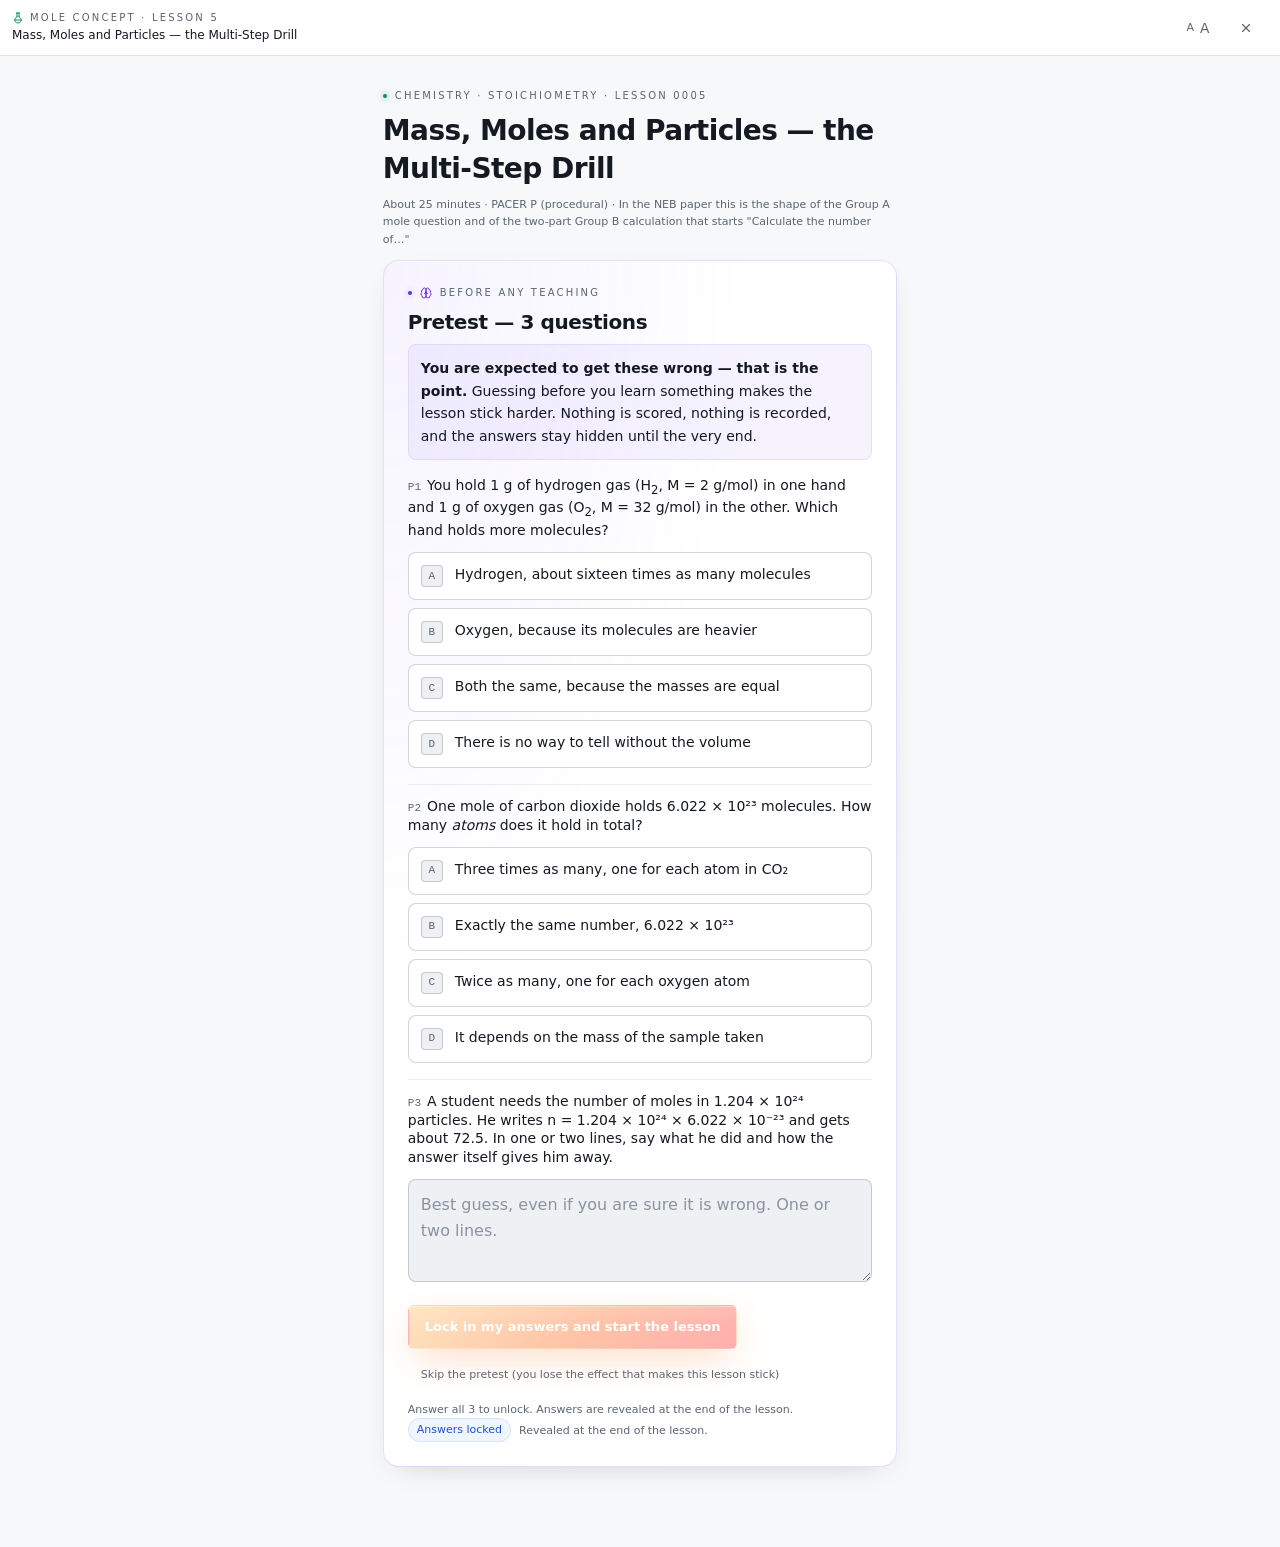
<file: assets/mole-concept/lessons/0005-mass-particles-drills.html>
<!DOCTYPE html>
<!--
  Engram v2 lesson · topic: Mole Concept (mole-concept)
  lesson: 0005 — Mass, Moles and Particles — the Multi-Step Drill
  subject: Chemistry · unit: Stoichiometry (CDC unit 2, 8 teaching hours)
  pacer: P (procedural)
  built from templates/lesson-template.html v1.0.0 — style + runtime blocks byte-identical
  updated: 2026-07-26
-->
<html lang="en" data-subject="chemistry" data-text="md">
<head>
<meta charset="utf-8">
<meta name="viewport" content="width=device-width, initial-scale=1, viewport-fit=cover">
<meta name="color-scheme" content="dark light">
<meta name="referrer" content="no-referrer">
<title>Mass, Moles and Particles — the Multi-Step Drill — Mole Concept</title>
<meta name="description" content="Exam-pattern chains that walk the mass, mole and particle road in both directions, with the answer checklist that saves marks.">
<!-- engram-lesson v1 · topic:mole-concept · lesson:0005 · subject:Chemistry · unit:Stoichiometry · pacer:P · updated:2026-07-26 -->
<style>
/* ==========================================================================
   1. TOKENS — mirrors study-hub/theme.css (values only, condensed).
      Dark is the default. Light is a real second theme (build-constraints §4)
      and doubles as the print sheet.
   ========================================================================== */
:root{
  color-scheme:dark light;
  /* surfaces — near-black navy, hue 260. Never neutral gray, never #000 */
  --bg:#0a0d12; --surface:#11151b; --surface-muted:#181c22; --surface-hover:#1e232c;
  --surface-nav:#0d1116; --surface-sunken:#070a0e;
  /* ink */
  --fg:#f0f2f4; --fg-muted:#87909c; --fg-subtle:#5d6674; --fg-invert:#0c121a; --fg-on-brand:#ffffff;
  /* borders — translucent white, never gray */
  --border:rgb(255 255 255/.08); --border-strong:rgb(255 255 255/.12);
  --border-hover:rgb(240 242 244/.3); --hairline:rgb(255 255 255/.06);
  /* brand — orange touches <5% of pixels */
  --brand:#ff8a3d; --brand-rgb:255 138 61; --brand-deep:#d97757;
  --brand-grad-action:linear-gradient(135deg,#ffc371 0%,#ff7a3d 55%,#ff4e50 100%);
  --gloss-wash:linear-gradient(180deg,rgb(255 255 255/.135) 0%,rgb(255 255 255/0) 50%);
  --brand-bar:linear-gradient(180deg,#ffc371,#ff7a3d);
  /* semantic — recipe everywhere: bg <c>/.10 · text <c> · border <c>/.20 */
  --good:#10b981; --good-rgb:16 185 129; --good-bg:rgb(16 185 129/.1); --good-bd:rgb(16 185 129/.2);
  --warn:#f59e0b; --warn-rgb:245 158 11; --warn-bg:rgb(245 158 11/.1); --warn-bd:rgb(245 158 11/.2);
  --bad:#ef4444;  --bad-rgb:239 68 68;   --bad-bg:rgb(239 68 68/.1);   --bad-bd:rgb(239 68 68/.2);
  --info:#60a5fa; --info-rgb:96 165 250; --info-bg:rgb(96 165 250/.1);  --info-bd:rgb(96 165 250/.2);
  --ai:#a78bfa;   --ai-rgb:167 139 250;  --ai-bg:rgb(167 139 250/.1);   --ai-bd:rgb(167 139 250/.2);
  --neutral:#87909c; --neutral-rgb:135 144 156;
  --neutral-bg:rgb(135 144 156/.1); --neutral-bd:rgb(135 144 156/.2);
  /* subject tones */
  --sub-physics:#60a5fa; --sub-physics-rgb:96 165 250;
  --sub-chem:#3ddc97;    --sub-chem-rgb:61 220 151;
  --sub-math:#a78bfa;    --sub-math-rgb:167 139 250;
  --sub-cs:#22d3ee;      --sub-cs-rgb:34 211 238;
  --sub-english:#fbbf24; --sub-english-rgb:251 191 36;
  --sub-nepali:#f472b6;  --sub-nepali-rgb:244 114 182;
  /* accent channel — the one indirection every block reads */
  --accent:var(--brand); --accent-rgb:var(--brand-rgb);
  /* type — nothing between 14px and 18px, deliberately */
  --font-sans:Inter,"Inter Variable",-apple-system,BlinkMacSystemFont,"Segoe UI Variable Text","Segoe UI",system-ui,Roboto,"Helvetica Neue",Arial,"Noto Sans Devanagari","Nirmala UI",Mangal,sans-serif,"Apple Color Emoji","Segoe UI Emoji";
  --font-mono:"JetBrains Mono","SFMono-Regular","SF Mono",ui-monospace,"Cascadia Mono","Segoe UI Mono",Menlo,Consolas,"Liberation Mono",monospace;
  --font-deva:"Noto Sans Devanagari","Nirmala UI",Mangal,"Kalimati",var(--font-sans);
  --fs-micro:9px; --fs-eyebrow:10px; --fs-meta:11px; --fs-caption:12px;
  --fs-body:13px; --fs-body-lg:14px; --fs-input:16px;
  --fs-title:18px; --fs-title-lg:20px; --fs-display:28px;
  --lh-tight:1.15; --lh-snug:1.35; --lh-body:1.6; --lh-loose:1.75;
  --tr-metric:-.02em; --tr-eyebrow:.22em; --tr-micro:.2em;
  --fw-body:400; --fw-medium:500; --fw-semibold:600;
  --font-features:"cv11","ss01","calt" 1;
  /* radii · spacing · layout */
  --r-sm:4px; --r-md:6px; --r-lg:8px; --r-xl:12px; --r-2xl:16px; --r-full:999px;
  --sp-1:4px; --sp-2:8px; --sp-3:12px; --sp-4:16px; --sp-5:20px; --sp-6:24px;
  --sp-8:32px; --sp-10:40px; --sp-12:48px;
  --tap:44px; --prose-max:68ch; --header-h:56px;
  --safe-top:env(safe-area-inset-top,0px); --safe-bottom:env(safe-area-inset-bottom,0px);
  --safe-left:env(safe-area-inset-left,0px); --safe-right:env(safe-area-inset-right,0px);
  /* elevation — coloured glows, never gray dumps */
  --lip:inset 0 1px 0 rgb(255 255 255/.04);
  --sh-card:0 10px 30px -15px rgb(0 0 0/.6);
  --glow-accent:0 16px 48px -16px rgb(var(--accent-rgb)/.4);
  --sh-btn-primary:0 12px 36px -10px rgb(var(--brand-rgb)/.95),inset 0 1px 0 rgb(255 255 255/.32);
  --focus-ring:0 0 0 3px rgb(255 138 61/.18),0 0 0 1px rgb(217 119 87/.7);
  --wash-accent:radial-gradient(120% 100% at 0% 0%,rgb(var(--accent-rgb)/.12),transparent 60%);
  --veil:rgb(10 13 18/.85);
  /* motion — one house easing */
  --ease:cubic-bezier(.4,0,.2,1); --dur-fast:140ms; --dur:240ms; --lift-y:-2px;
}
/* accent re-pointers — same contract as theme.css §2 */
[data-subject="physics"]{--accent:var(--sub-physics);--accent-rgb:var(--sub-physics-rgb)}
[data-subject="chemistry"]{--accent:var(--sub-chem);--accent-rgb:var(--sub-chem-rgb)}
[data-subject="maths"],[data-subject="math"],[data-subject="mathematics"]{--accent:var(--sub-math);--accent-rgb:var(--sub-math-rgb)}
[data-subject="cs"],[data-subject="computer-science"]{--accent:var(--sub-cs);--accent-rgb:var(--sub-cs-rgb)}
[data-subject="english"]{--accent:var(--sub-english);--accent-rgb:var(--sub-english-rgb)}
[data-subject="nepali"]{--accent:var(--sub-nepali);--accent-rgb:var(--sub-nepali-rgb)}
[data-tone="good"]{--accent:var(--good);--accent-rgb:var(--good-rgb)}
[data-tone="warn"]{--accent:var(--warn);--accent-rgb:var(--warn-rgb)}
[data-tone="bad"]{--accent:var(--bad);--accent-rgb:var(--bad-rgb)}
[data-tone="info"]{--accent:var(--info);--accent-rgb:var(--info-rgb)}
[data-tone="ai"]{--accent:var(--ai);--accent-rgb:var(--ai-rgb)}

/* Text-size control. TWO sizes, both readable; --fs-input never drops below
   16px or iOS Safari zooms the viewport on focus. */
html[data-text="lg"]{--fs-body:15px;--fs-body-lg:17px;--fs-meta:13px;--fs-caption:14px;
  --fs-title:21px;--fs-title-lg:24px;--fs-display:32px;--fs-eyebrow:11px}

/* Light theme — real second theme, and the print sheet. */
@media (prefers-color-scheme:light){
  :root{
    --bg:#f7f8fa; --surface:#fff; --surface-muted:#eef0f4; --surface-hover:#e7eaef;
    --surface-nav:#fff; --surface-sunken:#e9ecf1;
    --fg:#141922; --fg-muted:#5a6472; --fg-subtle:#8a93a1; --fg-invert:#fff;
    --border:rgb(14 20 30/.12); --border-strong:rgb(14 20 30/.18);
    --border-hover:rgb(14 20 30/.34); --hairline:rgb(14 20 30/.08);
    --lip:inset 0 1px 0 rgb(255 255 255/.6);
    --sh-card:0 10px 30px -18px rgb(14 20 30/.28);
    --veil:rgb(247 248 250/.88);
    --brand-deep:#b8542f;
    --good:#047857;--warn:#a16207;--bad:#b91c1c;--info:#1d4ed8;--ai:#6d28d9;
    --sub-chem:#0f8f5f;--sub-physics:#1d4ed8;--sub-math:#6d28d9;
    --sub-cs:#0e7490;--sub-english:#a16207;--sub-nepali:#be185d;
    --sub-chem-rgb:15 143 95;--sub-physics-rgb:29 78 216;--sub-math-rgb:109 40 217;
    --sub-cs-rgb:14 116 144;--sub-english-rgb:161 98 7;--sub-nepali-rgb:190 24 93;
  }
}

/* ==========================================================================
   2. RESET + BASE
   ========================================================================== */
*,*::before,*::after{box-sizing:border-box;border:0 solid var(--border)}
html{-webkit-text-size-adjust:100%;text-size-adjust:100%;scroll-behavior:smooth}
body{margin:0;background:var(--bg);color:var(--fg);font-family:var(--font-sans);
  font-size:var(--fs-body);line-height:var(--lh-body);font-feature-settings:var(--font-features);
  -webkit-font-smoothing:antialiased;overflow-x:hidden;
  padding-left:var(--safe-left);padding-right:var(--safe-right)}
h1,h2,h3,h4{margin:0;font-weight:var(--fw-semibold);letter-spacing:var(--tr-metric);line-height:var(--lh-snug)}
h1{font-size:var(--fs-display)} h2{font-size:var(--fs-title-lg)} h3{font-size:var(--fs-title)} h4{font-size:var(--fs-body-lg)}
p,ul,ol,table,figure,pre{margin:0 0 var(--sp-3)}
p:last-child,ul:last-child,ol:last-child{margin-bottom:0}
ul,ol{padding-inline-start:var(--sp-5)}
li{margin-bottom:var(--sp-1)}
a{color:var(--accent);text-decoration-color:rgb(var(--accent-rgb)/.4);text-underline-offset:2px}
a:hover{text-decoration-color:rgb(var(--accent-rgb)/.9)}
strong{font-weight:var(--fw-semibold);color:var(--fg)}
code,kbd,pre,.mono{font-family:var(--font-mono);font-variant-numeric:tabular-nums}
button,input,textarea,select{font:inherit;color:inherit;background:none;margin:0}
button{cursor:pointer;touch-action:manipulation;-webkit-tap-highlight-color:transparent}
img,svg{display:block;max-width:100%}
:where(a,button,input,textarea,select,summary,[tabindex]):focus-visible{outline:none;box-shadow:var(--focus-ring)}
.sr-only{position:absolute;width:1px;height:1px;padding:0;margin:-1px;overflow:hidden;clip:rect(0 0 0 0);white-space:nowrap;border:0}

/* ==========================================================================
   3. STICKY MINI-HEADER  (topic · lesson N · text size · streak-safe close)
   ========================================================================== */
.lh{position:sticky;top:0;z-index:100;display:flex;align-items:center;gap:var(--sp-3);
  min-height:var(--header-h);padding:var(--safe-top) var(--sp-3) 0;
  background:var(--veil);border-bottom:1px solid var(--border)}
/* No backdrop-filter (GPU law): .lh is sticky over a scrolling column, so a
   backdrop blur re-samples on every scroll frame. Opaque chrome instead. */
.lh{background:var(--surface-nav)}
.lh__id{min-width:0;flex:1 1 auto;display:flex;flex-direction:column;justify-content:center;
  padding:var(--sp-2) 0}
.lh__topic{display:flex;align-items:center;gap:6px;font-size:var(--fs-eyebrow);
  font-weight:var(--fw-medium);text-transform:uppercase;letter-spacing:var(--tr-eyebrow);
  color:var(--fg-muted);white-space:nowrap;overflow:hidden;text-overflow:ellipsis}
.lh__topic .ico{color:var(--accent)}
.lh__title{font-size:var(--fs-caption);font-weight:var(--fw-medium);color:var(--fg);
  white-space:nowrap;overflow:hidden;text-overflow:ellipsis}
.lh__acts{display:flex;align-items:center;gap:var(--sp-1);flex:0 0 auto}
.lh__btn{display:inline-flex;align-items:center;justify-content:center;gap:6px;
  min-width:var(--tap);min-height:var(--tap);padding:0 var(--sp-2);border-radius:var(--r-md);
  color:var(--fg-muted);font-size:var(--fs-meta);font-weight:var(--fw-medium);
  transition:background-color var(--dur-fast) var(--ease),color var(--dur-fast) var(--ease)}
.lh__btn:hover{background:var(--surface-hover);color:var(--fg)}
.lh__bar{position:absolute;left:0;right:0;bottom:-1px;height:2px;background:var(--brand-bar);
  transform:scaleX(0);transform-origin:0 50%;box-shadow:0 0 8px rgb(255 122 61/.55)}

/* ==========================================================================
   4. PAGE FRAME
   ========================================================================== */
.wrap{max-width:var(--prose-max);margin:0 auto;padding:var(--sp-5) var(--sp-4) calc(var(--sp-12) + var(--safe-bottom))}
@media (min-width:768px){.wrap{padding:var(--sp-8) var(--sp-6) var(--sp-12)}}
.sec{margin:0 0 var(--sp-8);scroll-margin-top:calc(var(--header-h) + var(--sp-4))}
.eyebrow{display:flex;align-items:center;gap:var(--sp-2);font-size:var(--fs-eyebrow);
  font-weight:var(--fw-medium);text-transform:uppercase;letter-spacing:var(--tr-eyebrow);
  color:var(--fg-muted);margin-bottom:var(--sp-2)}
.eyebrow::before{content:"";width:4px;height:4px;flex:0 0 auto;border-radius:50%;
  background:var(--accent);box-shadow:0 0 6px rgb(var(--accent-rgb)/.8)}
.eyebrow .ico{color:var(--accent)}
.lede{font-size:var(--fs-body-lg);line-height:var(--lh-loose);color:var(--fg)}
.meta{font-size:var(--fs-meta);color:var(--fg-muted)}
.hr{height:1px;background:var(--border);margin:var(--sp-8) 0;border:0}

/* card */
.card{position:relative;overflow:hidden;padding:var(--sp-4);border:1px solid var(--border);
  border-radius:var(--r-xl);background:var(--surface);box-shadow:var(--lip),var(--sh-card)}
.card--tone{background-image:var(--wash-accent)}
.card--tone::after{content:"";position:absolute;top:-64px;right:-64px;width:176px;height:176px;
  border-radius:50%;opacity:.28;pointer-events:none;
  /* radial-gradient, NOT filter:blur - same look, a fraction of the cost.
     A 48px blur is a full-surface GPU pass on every paint of this element. */
  background:radial-gradient(circle,rgb(var(--accent-rgb) / 0.55),transparent 70%)}
.card__title{font-size:var(--fs-title);font-weight:var(--fw-semibold);letter-spacing:var(--tr-metric)}
.card__body{position:relative}

/* pill / chip / dot */
.pill{display:inline-flex;align-items:center;gap:6px;padding:3px var(--sp-2);border:1px solid;
  border-radius:var(--r-full);font-size:var(--fs-meta);font-weight:var(--fw-medium);line-height:1.45;
  white-space:nowrap;background:var(--neutral-bg);color:var(--neutral);border-color:var(--neutral-bd)}
.pill--good{background:var(--good-bg);color:var(--good);border-color:var(--good-bd)}
.pill--warn{background:var(--warn-bg);color:var(--warn);border-color:var(--warn-bd)}
.pill--bad{background:var(--bad-bg);color:var(--bad);border-color:var(--bad-bd)}
.pill--info{background:var(--info-bg);color:var(--info);border-color:var(--info-bd)}
.pill--accent{background:rgb(var(--accent-rgb)/.1);color:var(--accent);border-color:rgb(var(--accent-rgb)/.2)}
.chip{display:inline-block;font-size:var(--fs-micro);letter-spacing:var(--tr-micro);
  text-transform:uppercase;padding:2px 6px;border-radius:var(--r-sm);
  background:rgb(var(--accent-rgb)/.15);color:var(--accent);border:1px solid rgb(var(--accent-rgb)/.3)}
.chip--mis{background:var(--bad-bg);color:var(--bad);border-color:var(--bad-bd);font-family:var(--font-mono)}
.row{display:flex;align-items:center;gap:var(--sp-2);flex-wrap:wrap}

/* buttons */
.btn{display:inline-flex;align-items:center;justify-content:center;gap:var(--sp-2);
  min-height:var(--tap);padding:10px var(--sp-4);border:1px solid var(--border-strong);
  border-radius:var(--r-md);background:var(--surface-muted);color:var(--fg);
  font-size:var(--fs-body);font-weight:var(--fw-medium);line-height:1.2;text-align:center;
  text-decoration:none;box-shadow:var(--lip);
  transition:background-color var(--dur-fast) var(--ease),border-color var(--dur-fast) var(--ease),
    transform var(--dur-fast) var(--ease)}
.btn:hover{background:var(--surface-hover);border-color:var(--border-hover)}
.btn:active{transform:scale(.99)}
.btn[disabled],.btn[aria-disabled="true"]{opacity:.45;pointer-events:none}
.btn-primary{border-color:transparent;color:var(--fg-on-brand);font-weight:var(--fw-semibold);
  background-color:var(--brand);background-image:var(--gloss-wash),var(--brand-grad-action);
  box-shadow:var(--sh-btn-primary)}
.btn-ghost{background:transparent;border-color:transparent;color:var(--fg-muted);box-shadow:none}
.btn-ghost:hover{background:var(--surface-hover);color:var(--fg)}
.btn--sm{min-height:36px;padding:6px var(--sp-3);font-size:var(--fs-meta)}
.btn--block{width:100%}
.btn-row{display:flex;gap:var(--sp-2);flex-wrap:wrap;margin-top:var(--sp-3)}

/* maths + notation */
.math,.sci,.formula{font-variant-numeric:tabular-nums lining-nums}
.math sub,.math sup,.sci sub,.sci sup,.formula sub,.formula sup{font-size:.68em;line-height:0;
  position:relative;vertical-align:baseline}
.math sup,.sci sup,.formula sup{top:-.5em}
.math sub,.sci sub,.formula sub{bottom:-.22em}
.sci{white-space:nowrap}
.unit{color:var(--fg-muted);margin-left:.28em}
.formula{display:inline-block;padding:2px 8px;border-radius:var(--r-sm);
  background:var(--surface-muted);font-family:var(--font-mono);font-size:.95em}
.formula-block{display:block;padding:var(--sp-3) var(--sp-4);margin:var(--sp-3) 0;
  border-left:2px solid rgb(var(--accent-rgb)/.5);border-radius:0 var(--r-lg) var(--r-lg) 0;
  background:var(--surface-muted);font-size:var(--fs-body-lg);overflow-x:auto;text-align:center}
.deva{font-family:var(--font-deva)}

/* tables — always inside .scroll-x; the page body never scrolls sideways */
.scroll-x{overflow-x:auto;-webkit-overflow-scrolling:touch;border:1px solid var(--border);
  border-radius:var(--r-lg);background:var(--surface)}
table{border-collapse:collapse;width:100%;font-size:var(--fs-meta)}
thead th{padding:var(--sp-2) var(--sp-3);background:var(--surface-muted);color:var(--fg-muted);
  font-size:var(--fs-eyebrow);font-weight:var(--fw-medium);text-transform:uppercase;
  letter-spacing:.08em;text-align:left;white-space:nowrap}
tbody td{padding:10px var(--sp-3);border-bottom:1px solid var(--hairline);vertical-align:middle;white-space:nowrap}
tbody tr:last-child td{border-bottom:0}
td.num,th.num{text-align:right;font-variant-numeric:tabular-nums}
tbody tr.is-answer td{background:rgb(var(--accent-rgb)/.08);font-weight:var(--fw-semibold)}

/* ==========================================================================
   5. PEDAGOGY BLOCKS
   ========================================================================== */

/* 5.1 pretest gate ------------------------------------------------------- */
.gate{border:1px solid rgb(var(--ai-rgb)/.28);border-radius:var(--r-2xl);
  background:var(--surface);box-shadow:var(--lip),var(--sh-card);padding:var(--sp-4);
  background-image:radial-gradient(120% 100% at 0% 0%,rgb(var(--ai-rgb)/.10),transparent 60%)}
@media (min-width:768px){.gate{padding:var(--sp-6)}}
.gate__framing{margin:var(--sp-2) 0 var(--sp-4);padding:var(--sp-3);border-radius:var(--r-lg);
  background:var(--ai-bg);border:1px solid var(--ai-bd);color:var(--fg);font-size:var(--fs-body-lg)}
body[data-gate="closed"] #lesson-body{display:none}
body[data-gate="open"] #pretest-live{display:none}

/* 5.2 MCQ ----------------------------------------------------------------- */
.q{margin:0 0 var(--sp-4);padding:var(--sp-3) 0 0;border-top:1px solid var(--hairline)}
.q:first-of-type{border-top:0;padding-top:0}
.q__stem{font-size:var(--fs-body-lg);line-height:var(--lh-snug);margin-bottom:var(--sp-3)}
.q__num{font-family:var(--font-mono);font-size:var(--fs-meta);color:var(--fg-muted);margin-right:6px}
.opts{display:flex;flex-direction:column;gap:var(--sp-2)}
.option{display:flex;align-items:flex-start;gap:var(--sp-3);width:100%;min-height:var(--tap);
  padding:var(--sp-3);border:1px solid var(--border-strong);border-radius:var(--r-lg);
  background:var(--surface);color:var(--fg);font-size:var(--fs-body-lg);line-height:var(--lh-snug);
  text-align:left;box-shadow:var(--lip);
  transition:border-color var(--dur-fast) var(--ease),background-color var(--dur-fast) var(--ease)}
.option:hover{border-color:var(--border-hover);background:var(--surface-hover)}
.option__key{display:grid;place-items:center;flex:0 0 auto;width:22px;height:22px;
  border:1px solid var(--border-strong);border-radius:var(--r-sm);background:var(--surface-muted);
  font-family:var(--font-mono);font-size:var(--fs-meta);color:var(--fg-muted)}
.option.is-selected{border-color:rgb(var(--accent-rgb)/.5)}
.option.is-correct{border-color:var(--good-bd);background:var(--good-bg)}
.option.is-correct .option__key{background:var(--good-bg);color:var(--good);border-color:var(--good-bd)}
.option.is-wrong{border-color:var(--bad-bd);background:var(--bad-bg)}
.option.is-wrong .option__key{background:var(--bad-bg);color:var(--bad);border-color:var(--bad-bd)}
.q.is-locked .option{pointer-events:none}
.fb{margin-top:var(--sp-3);padding:var(--sp-3);border-radius:var(--r-lg);font-size:var(--fs-body);
  border:1px solid var(--border);background:var(--surface-muted)}
.fb--good{border-color:var(--good-bd);background:var(--good-bg)}
.fb--bad{border-color:var(--bad-bd);background:var(--bad-bg)}
.fb__marks{display:block;font-weight:var(--fw-semibold);margin-bottom:4px}

/* 5.3 named method steps -------------------------------------------------- */
.step{position:relative;padding:var(--sp-3) var(--sp-4);margin:0 0 var(--sp-2);
  border-left:2px solid rgb(var(--accent-rgb)/.55);border-radius:0 var(--r-lg) var(--r-lg) 0;
  background:var(--surface)}
.step__n{display:inline-block;font-family:var(--font-mono);font-size:var(--fs-eyebrow);
  letter-spacing:var(--tr-micro);text-transform:uppercase;color:var(--accent);margin-bottom:2px}
.step strong{color:var(--fg)}

/* 5.4 interactive model (predict → act → explain) -------------------------- */
.model__stage{padding:var(--sp-4);border:1px solid var(--border);border-radius:var(--r-lg);
  background:var(--surface-muted);margin-top:var(--sp-3)}
.model__stage[hidden]{display:none}
.ctl{display:block;margin-bottom:var(--sp-4)}
.ctl__lab{display:flex;justify-content:space-between;align-items:baseline;gap:var(--sp-3);
  font-size:var(--fs-meta);color:var(--fg-muted);margin-bottom:6px}
.ctl__val{font-family:var(--font-mono);font-size:var(--fs-body-lg);font-weight:var(--fw-semibold);
  color:var(--fg);font-variant-numeric:tabular-nums}
input[type=range]{-webkit-appearance:none;appearance:none;width:100%;height:var(--tap);
  background:transparent;display:block}
input[type=range]::-webkit-slider-runnable-track{height:6px;border-radius:var(--r-full);
  background:var(--surface-hover);border:1px solid var(--border)}
input[type=range]::-moz-range-track{height:6px;border-radius:var(--r-full);
  background:var(--surface-hover);border:1px solid var(--border)}
input[type=range]::-webkit-slider-thumb{-webkit-appearance:none;appearance:none;width:24px;height:24px;
  margin-top:-10px;border-radius:50%;background:var(--accent);border:2px solid var(--bg);
  box-shadow:0 0 10px rgb(var(--accent-rgb)/.6)}
input[type=range]::-moz-range-thumb{width:24px;height:24px;border-radius:50%;background:var(--accent);
  border:2px solid var(--bg);box-shadow:0 0 10px rgb(var(--accent-rgb)/.6)}
.readout{display:grid;grid-template-columns:repeat(auto-fit,minmax(120px,1fr));gap:var(--sp-2);
  margin-top:var(--sp-3)}
.ro{padding:var(--sp-3);border:1px solid var(--border);border-radius:var(--r-lg);background:var(--surface)}
.ro__lab{font-size:var(--fs-eyebrow);text-transform:uppercase;letter-spacing:var(--tr-eyebrow);
  color:var(--fg-muted)}
.ro__val{margin-top:4px;font-size:var(--fs-title);font-weight:var(--fw-semibold);
  font-variant-numeric:tabular-nums;letter-spacing:var(--tr-metric)}
.ro--key .ro__val{color:var(--accent);text-shadow:0 0 24px rgb(var(--accent-rgb)/.35)}
.verdict{margin-top:var(--sp-3);font-size:var(--fs-body);color:var(--fg-muted)}
.particles{display:flex;flex-wrap:wrap;gap:4px;margin-top:var(--sp-3);min-height:24px}
.particles i{width:12px;height:12px;border-radius:50%;background:rgb(var(--accent-rgb)/.75);
  box-shadow:0 0 6px rgb(var(--accent-rgb)/.5)}
.particles i.alt{background:rgb(var(--info-rgb)/.75);box-shadow:0 0 6px rgb(var(--info-rgb)/.5)}

/* 5.5 pitfalls ------------------------------------------------------------ */
.pit{padding:var(--sp-3) var(--sp-4);margin:0 0 var(--sp-3);border:1px solid var(--bad-bd);
  border-left:2px solid var(--bad);border-radius:0 var(--r-lg) var(--r-lg) 0;background:var(--bad-bg)}
.pit__head{display:flex;align-items:center;gap:var(--sp-2);flex-wrap:wrap;margin-bottom:6px}
.pit__head .ico{color:var(--bad)}
.pit__name{font-weight:var(--fw-semibold);font-size:var(--fs-body-lg)}
.pit__why{margin-top:6px;padding-top:6px;border-top:1px solid var(--bad-bd);
  font-size:var(--fs-meta);color:var(--fg-muted)}
.pit__why b{color:var(--fg);font-weight:var(--fw-medium)}

/* 5.6 retrieval check + produced-answer problems + reveal ------------------ */
.rc,.prob{padding:var(--sp-4);border:1px solid var(--border);border-radius:var(--r-xl);
  background:var(--surface);box-shadow:var(--lip);margin-bottom:var(--sp-4)}
.rc{border-color:rgb(var(--accent-rgb)/.25)}
textarea.pad{width:100%;min-height:96px;padding:var(--sp-3);border:1px solid var(--border-strong);
  border-radius:var(--r-lg);background:var(--surface-muted);color:var(--fg);
  font-size:var(--fs-input);line-height:var(--lh-body);resize:vertical;font-family:var(--font-sans)}
textarea.pad::placeholder{color:var(--fg-subtle)}
.conf{display:flex;gap:var(--sp-2);flex-wrap:wrap;margin:var(--sp-3) 0 0}
.conf__b{flex:1 1 auto;min-width:96px;min-height:var(--tap);padding:8px var(--sp-3);
  border:1px solid var(--border-strong);border-radius:var(--r-md);background:var(--surface-muted);
  font-size:var(--fs-meta);color:var(--fg-muted)}
.conf__b[aria-pressed="true"]{border-color:rgb(var(--accent-rgb)/.6);color:var(--accent);
  background:rgb(var(--accent-rgb)/.1)}
.reveal{margin-top:var(--sp-3);padding:var(--sp-3) var(--sp-4);border:1px solid var(--border);
  border-radius:var(--r-lg);background:var(--surface-muted)}
.reveal[hidden]{display:none}
.chain{list-style:none;padding:0;margin:0;counter-reset:st}
.chain li{position:relative;padding:0 0 var(--sp-3) var(--sp-6);margin:0}
.chain li::before{counter-increment:st;content:counter(st);position:absolute;left:0;top:1px;
  width:20px;height:20px;display:grid;place-items:center;border-radius:50%;
  background:rgb(var(--accent-rgb)/.15);color:var(--accent);border:1px solid rgb(var(--accent-rgb)/.35);
  font-family:var(--font-mono);font-size:var(--fs-micro)}
.chain .just{display:block;font-size:var(--fs-meta);color:var(--fg-muted);margin-top:2px}
.chain .mk{float:right;margin-left:var(--sp-2);font-family:var(--font-mono);font-size:var(--fs-micro);
  color:var(--good);background:var(--good-bg);border:1px solid var(--good-bd);
  border-radius:var(--r-sm);padding:1px 5px}
.ladder{display:inline-flex;align-items:center;gap:6px;font-size:var(--fs-micro);
  letter-spacing:var(--tr-micro);text-transform:uppercase;color:var(--fg-muted)}
.ladder b{color:var(--accent);font-weight:var(--fw-semibold)}
.selfscore{display:flex;gap:var(--sp-2);flex-wrap:wrap;margin-top:var(--sp-3);
  padding-top:var(--sp-3);border-top:1px solid var(--hairline)}
.selfscore__b{min-width:var(--tap);min-height:var(--tap);padding:0 var(--sp-3);
  border:1px solid var(--border-strong);border-radius:var(--r-md);background:var(--surface);
  font-family:var(--font-mono);font-size:var(--fs-body)}
.selfscore__b[aria-pressed="true"]{border-color:rgb(var(--accent-rgb)/.6);color:var(--accent);
  background:rgb(var(--accent-rgb)/.1)}
.marks-out{margin-top:var(--sp-3);font-size:var(--fs-body-lg);font-weight:var(--fw-medium)}

/* 5.7 reconstruction ------------------------------------------------------ */
.spine{list-style:none;padding:0;margin:var(--sp-3) 0 0}
.spine li{margin:0 0 var(--sp-2)}
.spine label{display:flex;align-items:flex-start;gap:var(--sp-3);min-height:var(--tap);
  padding:var(--sp-2) var(--sp-3);border:1px solid var(--border);border-radius:var(--r-lg);
  background:var(--surface-muted);cursor:pointer}
.spine input{width:20px;height:20px;flex:0 0 auto;margin-top:2px;accent-color:var(--accent)}
.spine label:has(input:checked){border-color:var(--good-bd);background:var(--good-bg)}

/* 5.8 citation / next ----------------------------------------------------- */
.cite{padding:var(--sp-3) var(--sp-4);border:1px solid var(--border);border-radius:var(--r-lg);
  background:var(--surface-muted);font-size:var(--fs-meta);color:var(--fg-muted)}
.cite b{color:var(--fg);font-weight:var(--fw-medium)}
.nav-next{display:flex;gap:var(--sp-2);flex-wrap:wrap;margin-top:var(--sp-4)}
.nav-next a{flex:1 1 200px}

/* 5.9 QC panel (authoring errors) — visible, loud, never silent ------------ */
.qc{position:sticky;top:var(--header-h);z-index:90;margin:0 0 var(--sp-4);padding:var(--sp-3) var(--sp-4);
  border:1px solid var(--bad-bd);border-left:3px solid var(--bad);border-radius:var(--r-lg);
  background:var(--bad-bg);font-size:var(--fs-meta)}
.qc[hidden]{display:none}
.qc h4{color:var(--bad);margin-bottom:6px}
.qc ul{margin:0;padding-inline-start:var(--sp-4)}
.qc code{font-size:var(--fs-micro);color:var(--fg)}

/* icons */
.ico{width:16px;height:16px;flex:0 0 auto;stroke-width:2}
.ico--14{width:14px;height:14px} .ico--12{width:12px;height:12px}

/* ==========================================================================
   6. REDUCED MOTION — every transition/animation collapses
   ========================================================================== */
@media (prefers-reduced-motion:reduce){
  :root{--dur-fast:.01ms;--dur:.01ms;--lift-y:0px}
  html{scroll-behavior:auto}
  *,*::before,*::after{animation-duration:.01ms!important;animation-iteration-count:1!important;
    transition-duration:.01ms!important;scroll-behavior:auto!important}
}

/* ==========================================================================
   7. PRINT — one clean paper copy, all answers revealed, no controls
   ========================================================================== */
@media print{
  :root{--bg:#fff;--surface:#fff;--surface-muted:#f4f5f7;--surface-hover:#eee;
    --fg:#111;--fg-muted:#555;--fg-subtle:#777;--border:#ccc;--border-strong:#bbb;
    --hairline:#ddd;--lip:none;--sh-card:none;--good:#0a6b4b;--bad:#a11;--warn:#8a5a00;
    --accent:#333;--accent-rgb:51 51 51;--wash-accent:none;--veil:#fff}
  @page{margin:14mm}
  body{background:#fff;color:#111;font-size:11pt;line-height:1.45}
  .lh,.lh__acts,.btn,.btn-row,.conf,.selfscore,.qc,.no-print,input[type=range],.model__stage .ctl{display:none!important}
  .card--tone::after{display:none}
  .reveal,.model__stage,#lesson-body,#pretest-live{display:block!important}
  .sec{page-break-inside:avoid;margin-bottom:14pt}
  .prob,.rc,.card,.gate{break-inside:avoid;box-shadow:none;border:1px solid #ccc}
  textarea.pad{min-height:80pt;background:#fff;border:1px dashed #999}
  a{color:#111;text-decoration:underline}
  a[href^="http"]::after{content:" (" attr(href) ")";font-size:8pt;color:#555}
}
</style>
</head>
<body data-gate="closed">

<!-- Inline icon subset. Lessons ship standalone and cannot reach
     study-hub/assets/icons.svg — these six shapes are copied from it. -->
<svg width="0" height="0" style="position:absolute" aria-hidden="true" focusable="false"><defs>
<symbol id="i-subject" viewBox="0 0 24 24" fill="none" stroke="currentColor" stroke-width="2" stroke-linecap="round" stroke-linejoin="round"><path d="M10 2v7.31"/><path d="M14 9.3V2"/><path d="M8.5 2h7"/><path d="M14 9.3a6.5 6.5 0 1 1-4 0"/><path d="M5.52 16h12.96"/></symbol>
<symbol id="i-warn" viewBox="0 0 24 24" fill="none" stroke="currentColor" stroke-width="2" stroke-linecap="round" stroke-linejoin="round"><path d="m21.73 18-8-14a2 2 0 0 0-3.48 0l-8 14A2 2 0 0 0 4 21h16a2 2 0 0 0 1.73-3"/><path d="M12 9v4"/><path d="M12 17h.01"/></symbol>
<symbol id="i-target" viewBox="0 0 24 24" fill="none" stroke="currentColor" stroke-width="2" stroke-linecap="round" stroke-linejoin="round"><circle cx="12" cy="12" r="10"/><circle cx="12" cy="12" r="6"/><circle cx="12" cy="12" r="2"/></symbol>
<symbol id="i-brain" viewBox="0 0 24 24" fill="none" stroke="currentColor" stroke-width="2" stroke-linecap="round" stroke-linejoin="round"><path d="M12 5a3 3 0 1 0-5.997.125 4 4 0 0 0-2.526 5.77 4 4 0 0 0 .556 6.588A4 4 0 1 0 12 18Z"/><path d="M12 5a3 3 0 1 1 5.997.125 4 4 0 0 1 2.526 5.77 4 4 0 0 1-.556 6.588A4 4 0 1 1 12 18Z"/><path d="M15 13a4.5 4.5 0 0 1-3-4 4.5 4.5 0 0 1-3 4"/></symbol>
<symbol id="i-x" viewBox="0 0 24 24" fill="none" stroke="currentColor" stroke-width="2" stroke-linecap="round" stroke-linejoin="round"><path d="M18 6 6 18"/><path d="m6 6 12 12"/></symbol>
<symbol id="i-next" viewBox="0 0 24 24" fill="none" stroke="currentColor" stroke-width="2" stroke-linecap="round" stroke-linejoin="round"><path d="M5 12h14"/><path d="m12 5 7 7-7 7"/></symbol>
</defs></svg>

<!-- ======================= STICKY MINI-HEADER ======================= -->
<header class="lh">
  <div class="lh__id">
    <span class="lh__topic"><svg class="ico ico--12"><use href="#i-subject"/></svg>Mole Concept · Lesson 5</span>
    <span class="lh__title">Mass, Moles and Particles — the Multi-Step Drill</span>
  </div>
  <div class="lh__acts">
    <button class="lh__btn" id="text-size" type="button" aria-pressed="false"
            aria-label="Larger text">A<span style="font-size:1.25em">A</span></button>
    <button class="lh__btn" id="close-lesson" type="button"
            aria-label="Close this lesson. Your streak is safe — nothing is lost.">
      <svg class="ico ico--14"><use href="#i-x"/></svg><span class="sr-only">Close</span>
    </button>
  </div>
  <span class="lh__bar" id="progress-bar" aria-hidden="true"></span>
</header>

<main class="wrap">

  <div class="qc" id="qc-panel" hidden role="alert">
    <h4>Authoring errors — do not ship this lesson</h4>
    <ul id="qc-list"></ul>
  </div>

  <p class="eyebrow">Chemistry · Stoichiometry · Lesson 0005</p>
  <h1>Mass, Moles and Particles — the Multi-Step Drill</h1>
  <p class="meta" style="margin-top:var(--sp-2)">
    About 25 minutes · PACER P (procedural) ·
    In the NEB paper this is the shape of the Group A mole question and of the two-part
    Group B calculation that starts "Calculate the number of…"
  </p>

  <!-- ================= 1. PRETEST GATE (delayed answers) ================= -->
  <section class="sec gate" id="pretest" data-tone="ai" aria-labelledby="pretest-h">
    <p class="eyebrow"><svg class="ico ico--12"><use href="#i-brain"/></svg>Before any teaching</p>
    <h2 id="pretest-h">Pretest — 3 questions</h2>
    <p class="gate__framing">
      <strong>You are expected to get these wrong — that is the point.</strong>
      Guessing before you learn something makes the lesson stick harder. Nothing is
      scored, nothing is recorded, and the answers stay hidden until the very end.
    </p>

    <div id="pretest-live">
      <div class="q" data-q="pt1" data-pretest="1" data-correct="hydrogen"
           data-key-note="a comparison of two samples at equal mass — the reasoning matters more than the arithmetic">
        <p class="q__stem"><span class="q__num">P1</span>You hold 1 g of hydrogen gas
          (H<sub>2</sub>, M = 2 g/mol) in one hand and 1 g of oxygen gas (O<sub>2</sub>,
          M = 32 g/mol) in the other. Which hand holds more molecules?</p>
        <div class="opts">
          <button class="option" type="button" data-value="hydrogen" data-why="Same mass, much smaller molar mass, so far more moles: 0.5 mol against 0.031 mol — about sixteen times as many molecules in the hydrogen."><span class="option__key"></span><span>Hydrogen, about sixteen times as many molecules</span></button>
          <button class="option" type="button" data-value="oxygen" data-why="Oxygen molecules are heavier, so 1 g contains fewer of them. Heavier particles mean fewer per gram, never more."><span class="option__key"></span><span>Oxygen, because its molecules are heavier</span></button>
          <button class="option" type="button" data-value="equal" data-why="Equal masses hold equal counts only when the molar masses match. These differ by a factor of sixteen — that is misconception CH-M02."><span class="option__key"></span><span>Both the same, because the masses are equal</span></button>
          <button class="option" type="button" data-value="cannot" data-why="It can be settled exactly: n = m ÷ M for each, and the two amounts in mol are then compared."><span class="option__key"></span><span>There is no way to tell without the volume</span></button>
        </div>
        <div class="fb" hidden></div>
      </div>

      <div class="q" data-q="pt2" data-pretest="1" data-correct="three"
           data-key-note="asks what one mole of a compound contains — a conceptual count, not a formula">
        <p class="q__stem"><span class="q__num">P2</span>One mole of carbon dioxide holds
          6.022 × 10²³ molecules. How many <em>atoms</em> does it hold in total?</p>
        <div class="opts">
          <button class="option" type="button" data-value="three" data-why="Each CO₂ molecule is built from 3 atoms, so 1 mol of molecules holds 3 mol of atoms — that is 1.807 × 10²⁴ atoms."><span class="option__key"></span><span>Three times as many, one for each atom in CO₂</span></button>
          <button class="option" type="button" data-value="same" data-why="Molecules and atoms are different things to count. A molecule of CO₂ is made of three atoms, so the two counts cannot match."><span class="option__key"></span><span>Exactly the same number, 6.022 × 10²³</span></button>
          <button class="option" type="button" data-value="twice" data-why="Twice would count the two oxygens and forget the carbon. The formula CO₂ names three atoms in all."><span class="option__key"></span><span>Twice as many, one for each oxygen atom</span></button>
          <button class="option" type="button" data-value="depends" data-why="It depends on nothing but the formula: three atoms per molecule, always, for any sample of CO₂."><span class="option__key"></span><span>It depends on the mass of the sample taken</span></button>
        </div>
        <div class="fb" hidden></div>
      </div>

      <div class="q" data-q="pt3" data-pretest="1" data-free="1">
        <p class="q__stem"><span class="q__num">P3</span>A student needs the number of moles in
          1.204 × 10²⁴ particles. He writes n = 1.204 × 10²⁴ × 6.022 × 10⁻²³ and gets about 72.5.
          In one or two lines, say what he did and how the answer itself gives him away.</p>
        <textarea class="pad" id="pt3-pad" rows="3" placeholder="Best guess, even if you are sure it is wrong. One or two lines."></textarea>
      </div>

      <div class="btn-row">
        <button class="btn btn-primary" id="pretest-lock" type="button" disabled>
          Lock in my answers and start the lesson
        </button>
        <button class="btn btn-ghost btn--sm" id="pretest-skip" type="button">
          Skip the pretest (you lose the effect that makes this lesson stick)
        </button>
      </div>
      <p class="meta" id="pretest-hint" style="margin-top:var(--sp-2)">
        Answer all 3 to unlock. Answers are revealed at the end of the lesson.
      </p>
    </div>

    <p class="row" id="pretest-done" hidden>
      <span class="pill pill--info">Answers locked</span>
      <span class="meta">Revealed at the end of the lesson.</span>
    </p>
  </section>

  <div id="lesson-body">

  <!-- ========================== 2. BIG IDEA ========================== -->
  <section class="sec" id="big-idea" aria-labelledby="big-idea-h">
    <p class="eyebrow"><svg class="ico ico--12"><use href="#i-target"/></svg>The big idea</p>
    <h2 id="big-idea-h">There is one road. Exam questions only change where you get on and where you get off.</h2>
    <p class="lede">Four lessons have built four arrows, and every mole question in the paper is a
      walk along them: grams to moles, moles to particles, moles across a balanced equation, and
      each of those in reverse. A question that looks new is nearly always the same road entered at
      a different point — and a two-part question is the road walked twice.</p>
    <div class="formula-block"><span class="math">g ⇄ mol ⇄ particles &nbsp;·&nbsp; mol ⇄ mol (equation ratio) &nbsp;·&nbsp; mol → L (gases at STP only)</span></div>
    <p>The marks here are not lost on the chemistry. They are lost on getting on at the wrong
      place, on multiplying where a division was needed, and on a final line with no unit. So this
      lesson drills direction and finishes every answer with the same four-item checklist.</p>
  </section>

  <!-- ===================== 3. NAMED METHOD ===================== -->
  <section class="sec" id="method" aria-labelledby="method-h">
    <p class="eyebrow">The method</p>
    <h2 id="method-h">The road map, then the answer checklist</h2>
    <p>Before any arithmetic, spend ten seconds drawing the road. It costs nothing in the exam and
      it is the difference between a multiplication and a division.</p>

    <p class="meta">The atomic masses this topic uses — read the board before any molar-mass work,
      because the paper does not always print it:</p>
    <div class="scroll-x">
      <table>
        <thead><tr>
          <th>Element</th><th class="num">H</th><th class="num">C</th><th class="num">N</th>
          <th class="num">O</th><th class="num">Na</th><th class="num">S</th>
          <th class="num">Cl</th><th class="num">Ca</th>
        </tr></thead>
        <tbody>
          <tr><td>Atomic mass (amu, per atom)</td><td class="num">1</td><td class="num">12</td><td class="num">14</td><td class="num">16</td><td class="num">23</td><td class="num">32</td><td class="num">35.5</td><td class="num">40</td></tr>
          <tr><td>Molar mass (g/mol, per mole)</td><td class="num">1</td><td class="num">12</td><td class="num">14</td><td class="num">16</td><td class="num">23</td><td class="num">32</td><td class="num">35.5</td><td class="num">40</td></tr>
        </tbody>
      </table>
    </div>

    <p class="meta" style="margin-top:var(--sp-2)">The four arrows, with the operation each one
      carries. Every one of them is reversible, and reversing it swaps × for ÷:</p>
    <div class="scroll-x">
      <table>
        <thead><tr>
          <th>From</th><th>To</th><th>Operation</th><th>Unit that comes out</th><th>Restriction</th>
        </tr></thead>
        <tbody>
          <tr><td>mass m</td><td>amount n</td><td>÷ M (g/mol)</td><td>mol</td><td>none</td></tr>
          <tr><td>amount n</td><td>particles N</td><td>× 6.022 × 10²³ mol⁻¹</td><td>bare count</td><td>none</td></tr>
          <tr><td>amount n</td><td>amount n of another substance</td><td>× coefficient ratio</td><td>mol</td><td>balanced equation needed</td></tr>
          <tr><td>amount n</td><td>volume V</td><td>× 22.4 L/mol</td><td>L</td><td>gases only, at STP only</td></tr>
        </tbody>
      </table>
    </div>

    <div class="step"><span class="step__n">Step 1 · Mark both ends</span>
      <div><strong>Underline what the question gives, with its unit, and circle what it asks for.</strong>
        g, mol, "how many molecules", "how many atoms" and L are five different destinations, and
        the last two are where most of the lost marks live.</div></div>
    <div class="step"><span class="step__n">Step 2 · Draw the arrows</span>
      <div><strong>Sketch the road between those two ends before calculating.</strong> Particles to
        grams is two arrows, never one. Grams of one substance to grams of another is four.</div></div>
    <div class="step"><span class="step__n">Step 3 · Walk one arrow per line</span>
      <div><strong>One arrow, one line, unit written.</strong> Combining two arrows on one line is
        how a division becomes a multiplication, and the examiner cannot award a method mark for a
        line that is not there.</div></div>
    <div class="step"><span class="step__n">Step 4 · Run the checklist</span>
      <div><strong>Unit on the final line · significant figures matching the data · does the size
        make sense · did the question ask for molecules or for atoms.</strong> Four seconds, and it
        is the cheapest mark in the paper.</div></div>

    <p class="meta" style="margin-top:var(--sp-3)">
      Write the unit on every line. An examiner marks the line, not your intention.
    </p>
  </section>

  <!-- =============== 4. GUIDED MODEL — predict → act → explain =============== -->
  <section class="sec card card--tone" id="model" aria-labelledby="model-h">
    <div class="card__body">
      <p class="eyebrow">Interactive · predict first</p>
      <h2 id="model-h">Same count of particles, different reading on the balance</h2>
      <p>This model walks the road backwards, which is the direction the exam prefers. You set the
        number of particles and the molar mass; it reports the amount and the mass. Each dot is
        0.1 mol. Commit to a prediction first.</p>

      <div class="q" data-q="model-pred" data-model-predict="1" data-key="massRatioSameCount">
        <p class="q__stem"><strong>Predict first.</strong> Two samples each hold
          3.011 × 10²³ particles. Sample A has M = 40 g/mol and sample B has M = 80 g/mol.
          How does B's mass compare with A's?</p>
        <div class="opts">
          <button class="option" type="button" data-value="2" data-why="Both are 0.5 mol, and mass is n × M, so doubling M doubles the mass: 20 g against 40 g."><span class="option__key"></span><span>Twice as heavy, because M is twice as large</span></button>
          <button class="option" type="button" data-value="1" data-why="Equal counts of particles do not mean equal masses unless the two molar masses are equal — this is misconception CH-M02."><span class="option__key"></span><span>Exactly equal, because the counts are equal</span></button>
          <button class="option" type="button" data-value="0.5" data-why="A bigger molar mass makes a sample heavier, not lighter. Mass rises with M at a fixed particle count."><span class="option__key"></span><span>Half as heavy, because M is in the divisor</span></button>
        </div>
        <div class="fb" hidden></div>
      </div>

      <div class="model__stage" id="model-act" hidden>
        <p class="eyebrow">Now act</p>
        <label class="ctl">
          <span class="ctl__lab">Particles in the sample, in multiples of 10²³
            <span class="ctl__val" data-out="Nmult"></span></span>
          <input type="range" data-var="Nmult" data-unit="× 10²³ particles"
                 min="0" max="12" step="0.5"
                 value="3" aria-label="Particles in the sample, in multiples of ten to the twenty-three">
        </label>
        <label class="ctl">
          <span class="ctl__lab">Molar mass of the substance, M
            <span class="ctl__val" data-out="M"></span></span>
          <input type="range" data-var="M" data-unit="g/mol"
                 min="2" max="150" step="0.5"
                 value="40" aria-label="Molar mass of the substance, M">
        </label>

        <div class="readout" id="model-readout" role="status" aria-live="polite"></div>
        <div class="particles" id="model-particles" aria-hidden="true"></div>
        <p class="verdict" id="model-verdict"></p>
        <div class="btn-row">
          <button class="btn" id="model-explain-btn" type="button">I have seen enough — explain it</button>
        </div>
      </div>

      <div class="model__stage" id="model-explain" hidden>
        <p class="eyebrow">Why it behaved that way</p>
        <p>Coming from the particle end, the first arrow is always a division by
          6.022 × 10²³ mol⁻¹ and the second is always a multiplication by M. Notice what the
          molar mass slider does and does not do: it never changes the number of dots, because the
          count of particles was fixed by the other slider — it only changes what those particles
          weigh. That is the whole of misconception CH-M02 in one screen: how many, and how heavy,
          are two independent questions joined only by M.</p>
        <p class="meta">That is Step 2 of the road map. Drawing the two arrows first is what stops
          the division from turning into a multiplication.</p>
      </div>
    </div>
  </section>

  <!-- ========================= 5. WORKED TABLE ========================= -->
  <section class="sec" id="worked" aria-labelledby="worked-h">
    <p class="eyebrow">Worked example · rung 1 of 4 (fully worked)</p>
    <h2 id="worked-h">The mass of 9.033 × 10²³ molecules of carbon dioxide</h2>
    <p>Find the mass of 9.033 × 10²³ molecules of CO<sub>2</sub>, and the number of oxygen atoms
      in that sample. (C = 12, O = 16 g/mol.)</p>
    <div class="scroll-x">
      <table>
        <thead><tr>
          <th>Arrow</th><th>What you have</th><th>Operation</th><th class="num">Result</th><th>Unit</th>
        </tr></thead>
        <tbody>
          <tr><td>particles → n</td><td>9.033 × 10²³ molecules</td><td>÷ 6.022 × 10²³ mol⁻¹</td><td class="num">1.5</td><td>mol</td></tr>
          <tr><td>build M</td><td>C + 2 O</td><td>12 + 2(16)</td><td class="num">44</td><td>g/mol</td></tr>
          <tr><td>n → mass</td><td>1.5 mol</td><td>× 44 g/mol</td><td class="num">66</td><td>g</td></tr>
          <tr><td>atoms inside</td><td>1.5 mol of CO₂</td><td>× 2 O per molecule × 6.022 × 10²³ mol⁻¹</td><td class="num">1.807 × 10²⁴</td><td>O atoms</td></tr>
          <tr class="is-answer"><td>Answer</td><td class="num" colspan="4">66 g of CO₂, containing 1.807 × 10²⁴ oxygen atoms</td></tr>
        </tbody>
      </table>
    </div>
    <p class="meta" style="margin-top:var(--sp-2)">Units check: a count ÷ mol⁻¹ leaves mol, and
      mol × g/mol leaves g. The oxygen line multiplies by 2 <em>before</em> the Avogadro constant,
      because there are 2 oxygen atoms in every molecule — 3 mol of oxygen atoms in all.</p>
    <p style="margin-top:var(--sp-3)"><strong>Self-explanation (do not skip):</strong> say out loud
      why the answer to the second part is bigger than 6.022 × 10²³ even though the sample is less
      than 2 mol. If the sentence does not come, read the atoms line again — that sentence is the
      lesson.</p>
  </section>

  <!-- ===================== 6. RETRIEVAL CHECK 1 ===================== -->
  <section class="sec rc" id="rc-1" data-rc="1" aria-labelledby="rc1-h">
    <p class="eyebrow">Retrieval check 1 of 2 · notes closed</p>
    <h3 id="rc1-h">Write the four arrows with the operation each one carries, then the four items of the answer checklist.</h3>
    <textarea class="pad" rows="4" data-pad="rc1" placeholder="From memory. Do not scroll up."></textarea>
    <div class="conf" role="group" aria-label="How sure are you?">
      <button class="conf__b" type="button" data-conf="1" aria-pressed="false">Guess</button>
      <button class="conf__b" type="button" data-conf="3" aria-pressed="false">Fairly sure</button>
      <button class="conf__b" type="button" data-conf="5" aria-pressed="false">Certain</button>
    </div>
    <div class="btn-row">
      <button class="btn" type="button" data-reveal="rc1-ans" data-needs="rc1" data-min="12">Check against the model answer</button>
    </div>
    <div class="reveal" id="rc1-ans" hidden>
      <p><strong>Model answer.</strong> Arrows: mass ÷ M gives mol · mol × 6.022 × 10²³ mol⁻¹
        gives a count · mol × coefficient ratio gives mol of another substance · mol × 22.4 L/mol
        gives litres, for gases at STP only. Reverse any arrow by swapping × and ÷.
        Checklist: unit on the final line · significant figures matching the data · is the size
        sensible · molecules or atoms.</p>
      <p class="meta">The checklist is worth about a mark a paper on its own — a right number with
        no unit is marked as an incomplete answer.</p>
    </div>
  </section>

  <!-- ========================= 7. PITFALLS ========================= -->
  <section class="sec" id="pitfalls" aria-labelledby="pitfalls-h">
    <p class="eyebrow"><svg class="ico ico--12"><use href="#i-warn"/></svg>Where marks are lost</p>
    <h2 id="pitfalls-h">Pitfalls</h2>

    <div class="pit" data-misconception="CH-M08">
      <div class="pit__head">
        <svg class="ico ico--14"><use href="#i-warn"/></svg>
        <span class="pit__name">"Multiply by 6.022 × 10⁻²³ to go back to moles."</span>
        <span class="chip chip--mis">CH-M08</span>
      </div>
      <div>The sign of the power flips only if you invert the constant exactly, and 1 ÷ 6.022 is
        0.166, not 6.022. Going from particles to moles is a division by
        6.022 × 10²³ mol⁻¹, written as a division. The answer catches it too: 1.204 × 10²⁴
        particles is 2 mol, and the wrong route gives about 72.5 — a number with no unit that
        belongs to nothing.</div>
      <div class="pit__why"><b>Why it feels right:</b> multiplying by a negative power is the
        standard way to undo a large multiplication in maths class, and it works whenever the
        mantissa is 1. Here the mantissa is 6.022, and that is exactly where it breaks.</div>
    </div>

    <div class="pit" data-misconception="CH-M04">
      <div class="pit__head">
        <svg class="ico ico--14"><use href="#i-warn"/></svg>
        <span class="pit__name">"One mole of water is 6.022 × 10²³ atoms."</span>
        <span class="chip chip--mis">CH-M04</span>
      </div>
      <div>It is 6.022 × 10²³ <em>molecules</em>, and each of those holds 3 atoms — 2 hydrogen and
        1 oxygen — so the sample holds 3 mol of atoms, that is 1.807 × 10²⁴ atoms. Read the
        question's noun before answering: molecules, atoms, ions and formula units are four
        different counts from the same sample, and examiners choose the noun deliberately.</div>
      <div class="pit__why"><b>Why it feels right:</b> "particles" was used loosely all through
        Lesson 1 to mean whatever the substance is made of, and the distinction only starts to
        matter when a compound rather than an element is being counted.</div>
    </div>

    <div class="pit" data-misconception="CH-M06">
      <div class="pit__head">
        <svg class="ico ico--14"><use href="#i-warn"/></svg>
        <span class="pit__name">"Divide by 22.4 — every mole question has a 22.4 in it somewhere."</span>
        <span class="chip chip--mis">CH-M06</span>
      </div>
      <div>22.4 L/mol is the volume of one mole of an <em>ideal gas</em> at STP, which is 273 K and
        1 atm. It says nothing about a solid, nothing about a liquid, and nothing about a gas at
        room temperature. Applying it to 50 g of calcium carbonate, a solid, produces a volume that
        is meaningless. Use it only when the question says gas <em>and</em> says STP or normal
        temperature and pressure.</div>
      <div class="pit__why"><b>Why it feels right:</b> 22.4 is the one memorable number in the
        chapter after 6.022 × 10²³, and under exam pressure a remembered number feels like a
        needed number.</div>
    </div>

    <div class="pit" data-misconception="CH-M02">
      <div class="pit__head">
        <svg class="ico ico--14"><use href="#i-warn"/></svg>
        <span class="pit__name">"The heavier sample must contain more particles."</span>
        <span class="chip chip--mis">CH-M02</span>
      </div>
      <div>1 g of hydrogen gas is 0.5 mol; 1 g of oxygen gas is 0.031 mol. The same reading on the
        balance, sixteen times the number of molecules, because M(H<sub>2</sub>) = 2 g/mol against
        M(O<sub>2</sub>) = 32 g/mol. Mass and count are joined only by M, so a comparison of counts
        always goes through n = m ÷ M first.</div>
      <div class="pit__why"><b>Why it feels right:</b> for two samples of the same substance it is
        perfectly true, and that is the case met most often in class. Exam questions compare
        different substances precisely because the intuition fails there.</div>
    </div>
  </section>

  <!-- ===================== 8. RETRIEVAL CHECK 2 (MCQ) ===================== -->
  <section class="sec rc" id="rc-2" data-rc="2" aria-labelledby="rc2-h">
    <p class="eyebrow">Retrieval check 2 of 2 · discriminate the pitfall</p>
    <h3 id="rc2-h">Molecules, or atoms — read the noun</h3>
    <div class="q" data-q="rc2" data-key="oxygenAtomsInHalfMol">
      <p class="q__stem">How many oxygen atoms are there in 0.5 mol of carbon dioxide,
        CO<sub>2</sub>?</p>
      <div class="opts">
        <button class="option" type="button" data-value="6.022" data-why="0.5 mol of CO₂ holds 0.5 × 2 = 1 mol of oxygen atoms, and 1 mol is 6.022 × 10²³ atoms."><span class="option__key"></span><span>6.022 × 10²³ oxygen atoms</span></button>
        <button class="option" type="button" data-value="3.011" data-why="This counts one oxygen per molecule. The formula CO₂ carries two, so the count doubles."><span class="option__key"></span><span>3.011 × 10²³ oxygen atoms</span></button>
        <button class="option" type="button" data-value="12.044" data-why="This is the answer for a full mole of CO₂. The sample here is half a mole."><span class="option__key"></span><span>1.2044 × 10²⁴ oxygen atoms</span></button>
        <button class="option" type="button" data-value="9.033" data-why="This counts all three atoms in the molecule. The question asked for oxygen atoms only."><span class="option__key"></span><span>9.033 × 10²³ oxygen atoms</span></button>
      </div>
      <div class="fb" hidden></div>
    </div>
    <p class="meta">Now use it: without writing any working, say how many carbon atoms are in the
      same sample. (3.011 × 10²³.)</p>
  </section>

  <!-- ============ 9. PRODUCED-ANSWER PROBLEMS (completion→faded→cold) ============ -->
  <section class="sec" id="problems" aria-labelledby="problems-h">
    <p class="eyebrow">Produce the answer · nothing is multiple choice from here</p>
    <h2 id="problems-h">Three problems, scaffolding removed one rung at a time</h2>
    <p class="meta">Rung 1 (fully worked) was the table above. These are rungs 2, 3 and 4.</p>

    <div class="prob" id="prob-1" data-prob="1" data-level="completion">
      <p class="ladder">Rung 2 · <b>Completion</b> — the start is done for you</p>
      <p class="q__stem">A cylinder holds 1.5 mol of nitrogen gas, N₂. Find (a) its mass and
        (b) the number of nitrogen <em>atoms</em> it contains. (N = 14 g/mol.)</p>
      <div class="formula-block"><span class="math">M(N<sub>2</sub>) = 2(14) = 28 g/mol</span></div>
      <p class="meta">Three lines are left: the mass, the amount of atoms, then the count.</p>
      <textarea class="pad" rows="3" data-pad="p1" placeholder="Finish it. Units on every line."></textarea>
      <div class="btn-row">
        <button class="btn" type="button" data-reveal="p1-ans" data-needs="p1" data-min="6">Show the marking scheme</button>
        <button class="btn btn-ghost btn--sm" type="button" data-stuck="p1">I am stuck — open it anyway</button>
      </div>
      <div class="reveal" id="p1-ans" hidden>
        <ol class="chain">
          <li><span class="mk">1</span>m = n × M = 1.5 mol × 28 g/mol = 42 g<span class="just">Part (a). mol × g/mol leaves g.</span></li>
          <li><span class="mk">1</span>n(N atoms) = 1.5 mol × 2 = 3.0 mol<span class="just">Two atoms in every N₂ molecule, so the amount of atoms is doubled first.</span></li>
          <li><span class="mk">1</span>N = 3.0 mol × 6.022 × 10²³ mol⁻¹ = 1.807 × 10²⁴ atoms<span class="just">Part (b). A bare count, no unit attached.</span></li>
        </ol>
        <div class="selfscore" role="group" data-score="p1" data-total="3"
             aria-label="How many of those lines did you write?">
          <span class="meta" style="width:100%">How many of those lines did you actually write?</span>
        </div>
        <p class="marks-out" data-marks="p1"></p>
      </div>
    </div>

    <div class="prob" id="prob-2" data-prob="2" data-level="faded">
      <p class="ladder">Rung 3 · <b>Faded</b> — one nudge, then it is yours</p>
      <p class="q__stem">How many hydrogen atoms are there in 3.6 g of water, H₂O?
        (H = 1, O = 16 g/mol.)</p>
      <p class="meta">Nudge: three arrows, in this order — grams, moles of molecules, moles of atoms.</p>
      <textarea class="pad" rows="4" data-pad="p2" placeholder="Every line: quantity, number, unit."></textarea>
      <div class="btn-row">
        <button class="btn" type="button" data-reveal="p2-ans" data-needs="p2" data-min="10">Show the marking scheme</button>
        <button class="btn btn-ghost btn--sm" type="button" data-stuck="p2">I am stuck — open it anyway</button>
      </div>
      <div class="reveal" id="p2-ans" hidden>
        <ol class="chain">
          <li><span class="mk">1</span>M(H₂O) = 2(1) + 16 = 18 g/mol<span class="just">Its own line, its own mark.</span></li>
          <li><span class="mk">1</span>n(H₂O) = 3.6 g ÷ 18 g/mol = 0.20 mol<span class="just">Grams leave the mass world before anything else happens.</span></li>
          <li><span class="mk">1</span>n(H atoms) = 0.20 mol × 2 = 0.40 mol<span class="just">Two hydrogen atoms per molecule of water.</span></li>
          <li><span class="mk">1</span>N = 0.40 mol × 6.022 × 10²³ mol⁻¹ = 2.409 × 10²³ atoms<span class="just">Check the size: less than one mole of atoms, so under 6.022 × 10²³. It is.</span></li>
        </ol>
        <div class="selfscore" role="group" data-score="p2" data-total="4"
             aria-label="How many of those lines did you write?">
          <span class="meta" style="width:100%">How many of those lines did you actually write?</span>
        </div>
        <p class="marks-out" data-marks="p2"></p>
      </div>
    </div>

    <div class="prob" id="prob-3" data-prob="3" data-level="cold">
      <p class="ladder">Rung 4 · <b>Cold</b> — exam conditions, no help on the page</p>
      <p class="q__stem">A 5.85 g sample of sodium chloride, NaCl, is weighed out.
        Find (a) the amount in mol, (b) the number of formula units in the sample, and
        (c) the mass of sodium sulphate, Na₂SO₄, that would contain the same number of sodium ions.
        (Na = 23, Cl = 35.5, S = 32, O = 16 g/mol.)</p>
      <p class="meta">Worth 5 marks in the real paper. Give yourself 12 minutes — the exam pays
        about 2.4 minutes per mark.</p>
      <textarea class="pad" rows="5" data-pad="p3" placeholder="Full working. This is what an examiner will see."></textarea>
      <div class="btn-row">
        <button class="btn" type="button" data-reveal="p3-ans" data-needs="p3" data-min="16">Show the marking scheme</button>
        <button class="btn btn-ghost btn--sm" type="button" data-stuck="p3">I am stuck — open it anyway</button>
      </div>
      <div class="reveal" id="p3-ans" hidden>
        <ol class="chain">
          <li><span class="mk">1</span>M(NaCl) = 23 + 35.5 = 58.5 g/mol; n = 5.85 g ÷ 58.5 g/mol = 0.10 mol<span class="just">Part (a). g ÷ g/mol leaves mol.</span></li>
          <li><span class="mk">1</span>N = 0.10 mol × 6.022 × 10²³ mol⁻¹ = 6.022 × 10²² formula units<span class="just">Part (b). One tenth of 10²³ is 10²², so the power drops by one.</span></li>
          <li><span class="mk">1</span>n(Na⁺) = 0.10 mol, since NaCl holds one sodium ion per formula unit<span class="just">Stating the ion ratio is where part (c) is won or lost.</span></li>
          <li><span class="mk">1</span>Na₂SO₄ holds 2 sodium ions each, so n(Na₂SO₄) = 0.10 ÷ 2 = 0.05 mol<span class="just">Fewer formula units are needed because each one carries two sodium ions.</span></li>
          <li><span class="mk">1</span>M(Na₂SO₄) = 142 g/mol; m = 0.05 mol × 142 g/mol = 7.1 g<span class="just">Part (c). Final answer with its unit.</span></li>
        </ol>
        <div class="selfscore" role="group" data-score="p3" data-total="5"
             aria-label="How many of those lines did you write?">
          <span class="meta" style="width:100%">How many of those lines did you actually write?</span>
        </div>
        <p class="marks-out" data-marks="p3"></p>
      </div>
    </div>
  </section>

  <!-- ==================== 10. BLANK-PAGE RECONSTRUCTION ==================== -->
  <section class="sec card" id="reconstruct" aria-labelledby="recon-h">
    <div class="card__body">
      <p class="eyebrow"><svg class="ico ico--12"><use href="#i-brain"/></svg>Close the lesson before you do this</p>
      <h2 id="recon-h">Blank-page reconstruction</h2>
      <p>Shut this page — or at least stop scrolling. On a blank page, draw the whole road map from
        memory: every box, every arrow, the operation and unit on each arrow, the one restriction
        that applies to only one of them, and the four-item checklist underneath.</p>
      <p class="meta">Paper is better than typing here. Either is fine — the page keeps nothing either way.</p>
      <textarea class="pad" rows="6" data-pad="recon" placeholder="Rebuild it from memory: the big idea, the 4 steps, one pitfall, one worked line."></textarea>
      <div class="btn-row">
        <button class="btn" type="button" data-reveal="recon-spine" data-needs="recon" data-min="20">Compare with the spine</button>
        <button class="btn btn-ghost btn--sm" type="button" data-stuck="recon">I wrote it on paper — show the spine</button>
      </div>
      <div class="reveal" id="recon-spine" hidden>
        <p class="meta">Tick everything you produced without looking.</p>
        <ul class="spine" id="spine-list" data-spine="1">
          <li><label><input type="checkbox"><span>mass ÷ M gives mol; mol × M gives mass.</span></label></li>
          <li><label><input type="checkbox"><span>mol × 6.022 × 10²³ mol⁻¹ gives a count; the reverse is a division.</span></label></li>
          <li><label><input type="checkbox"><span>mol × coefficient ratio crosses a balanced equation.</span></label></li>
          <li><label><input type="checkbox"><span>mol × 22.4 L/mol gives litres — gases at STP only.</span></label></li>
          <li><label><input type="checkbox"><span>Atoms inside a molecule need the subscript as an extra multiplier.</span></label></li>
          <li><label><input type="checkbox"><span>Equal counts do not mean equal masses; only M joins the two.</span></label></li>
          <li><label><input type="checkbox"><span>Checklist: unit · sig figs · sensible size · molecules or atoms.</span></label></li>
        </ul>
        <p class="marks-out" id="spine-out"></p>
      </div>
    </div>
  </section>

  <!-- ==================== 11. PRETEST ANSWERS (delayed) ==================== -->
  <section class="sec" id="pretest-answers" aria-labelledby="pta-h">
    <p class="eyebrow">Now the pretest</p>
    <h2 id="pta-h">What you predicted before the lesson</h2>
    <p>Delayed on purpose. Comparing what you thought then with what you know now is
      the part that sticks — especially anywhere you were confident and wrong.</p>
    <div class="btn-row">
      <button class="btn btn-primary" id="reveal-pretest" type="button">Reveal the pretest answers</button>
    </div>
    <div class="reveal" id="pretest-answer-body" hidden>
      <p><strong>P1 · Hydrogen, about sixteen times as many molecules.</strong><br>
        n = 1 g ÷ 2 g/mol = 0.5 mol of H₂ against n = 1 g ÷ 32 g/mol = 0.031 mol of O₂. The balance
        reads the same in both hands; the counts differ by the ratio of the molar masses, which is
        16.</p>
      <p><strong>P2 · Three times as many, one for each atom in CO₂.</strong><br>
        1 mol of CO₂ is 6.022 × 10²³ molecules, and each molecule holds 1 carbon and 2 oxygen
        atoms, so the sample holds 3 mol of atoms — 1.807 × 10²⁴ of them. Molecules and atoms are
        different nouns and different counts.</p>
      <p><strong>P3 · He multiplied where the road requires a division, and the answer has no
        unit it could belong to.</strong><br>The correct line is
        n = 1.204 × 10²⁴ ÷ 6.022 × 10²³ mol⁻¹ = 2 mol. His route gives about 72.5, which is neither
        a sensible amount for that many particles nor a number carrying mol. Size checks catch this
        error faster than re-reading the working. Compare that with what you wrote before the
        lesson.</p>
      <p class="meta">No score, by design. What matters is which one surprised you —
        that is the one to bring to Hermes tonight.</p>
    </div>
  </section>

  <!-- ==================== 12. CITATION + NEXT LESSON ==================== -->
  <section class="sec" id="citation-next">
    <div class="cite">
      <b>Source:</b> none — no textbook was opened to write this lesson, so no page range is
      claimed. Content follows the CDC Grade XI Chemistry syllabus, Unit 2 (Stoichiometry, 8
      teaching hours), the post-2077 NEB question grid and the standard atomic masses used in NEB
      papers. Add the exact book, edition and pp. range once the class text is in hand.
      <br>Cards minted from this lesson: <span class="mono">mole-concept-0005-01 … -05</span> ·
      Mindmap node: <span class="mono">Multi-step chains</span>
    </div>
    <nav class="nav-next" aria-label="Lesson navigation">
      <a class="btn" href="0004-stoichiometry-mole-ratios.html">← Lesson 4: Mole Ratios</a>
      <a class="btn btn-primary" href="../reference/mole-concept-cheatsheet.html" id="next-lesson">
        Next: the cumulative one-page cheatsheet
        <svg class="ico ico--14"><use href="#i-next"/></svg>
      </a>
    </nav>
    <p class="meta" style="margin-top:var(--sp-3)">
      Stuck on any line above? Send Hermes the exact line you stopped at — that is
      faster than sending the whole question.
    </p>
  </section>

  </div><!-- /#lesson-body -->
</main>

<script>
/* ============================================================================
   LESSON CONFIG — the only JS an author edits.
   ========================================================================== */
var LESSON = {
  id: 'mole-concept-0005',
  topic: 'mole-concept',
  subject: 'Chemistry',
  unit: 'Stoichiometry',
  lesson: '0005',
  version: '2026-07-26',
  misconceptions: ['CH-M08', 'CH-M04', 'CH-M06', 'CH-M02'],

  /* ---- ANSWER KEYS, COMPUTED. The Avogadro constant is written as
     6.022 * Math.pow(10, 23) so that no e-notation exists anywhere in the
     file, source included. ------------------------------------------------ */
  keys: {
    massRatioSameCount: function () {
      /* Same particle count, two molar masses. n = N / NA = 0.5 mol for both;
         m = n * M, so the mass ratio is just the ratio of the molar masses. */
      var NA = 6.022 * Math.pow(10, 23);
      var n = (3.011 * Math.pow(10, 23)) / NA;
      var mA = n * 40, mB = n * 80;
      return String(Math.round((mB / mA) * 100) / 100);
    },
    oxygenAtomsInHalfMol: function () {
      /* 0.5 mol of CO2 holds 0.5 x 2 = 1 mol of oxygen atoms, and 1 mol is
         6.022 x 10^23 atoms. Options are labelled by the mantissa over 10^23. */
      var nCO2 = 0.5, oxygensPerMolecule = 2;
      return String(nCO2 * oxygensPerMolecule * 6.022);
    }
  },

  /* ---- THE INTERACTIVE MODEL ---------------------------------------------
     Walks the road backwards, the direction the exam prefers.
     v.Nmult = particles in multiples of 10^23, v.M = molar mass (g/mol).
     One dot = 0.1 mol. Numbers are formatted only through E.num / E.sci. -- */
  model: {
    compute: function (v, E) {
      var NA_MANTISSA = 6.022;
      var n = v.Nmult / NA_MANTISSA;          /* both counts are over 10^23 */
      var m = n * v.M;
      var verdict;
      if (v.Nmult === 0) {
        verdict = 'No particles means n = 0 mol and m = 0 g, whatever the molar mass is. ' +
                  'The molar mass slider cannot create matter.';
      } else {
        verdict = E.sci(v.Nmult * Math.pow(10, 23), 4) + ' particles is ' + E.num(n, 3) +
                  ' mol, and at ' + E.num(v.M, 3) + ' g/mol that sample weighs ' +
                  E.num(m, 3) + ' g. Move only the molar mass: the dots never change, ' +
                  'because the count was already fixed.';
      }
      return {
        readouts: [
          { label: 'Amount, n = N ÷ Nₐ', value: n, unit: 'mol', sig: 3 },
          { label: 'Mass, m = n × M', value: m, unit: 'g', sig: 3, key: true }
        ],
        particles: n * 10,
        verdict: verdict
      };
    }
  }
};

/* ============================================================================
   RUNTIME v1.0.0 — IDENTICAL IN EVERY LESSON. DO NOT EDIT PER LESSON.
   Responsibilities: notation-safe numbers · MCQ keys computed + verified ·
   pretest gate with delayed answers · predict→act→explain sequencing ·
   commit-before-reveal · self-scored marks · reconstruction · text size ·
   streak-safe close · QC self-check. Persists NOTHING.
   ========================================================================== */
(function () {
  'use strict';

  /* ---------- 0. notation: a × 10ⁿ ONLY. e-notation is unreachable. ------- */
  var SUPS = { '-': '⁻', '0': '⁰', '1': '¹', '2': '²', '3': '³',
               '4': '⁴', '5': '⁵', '6': '⁶', '7': '⁷', '8': '⁸', '9': '⁹' };
  function sup(n) {
    var s = String(n), o = '', i;
    for (i = 0; i < s.length; i++) o += (SUPS[s[i]] || s[i]);
    return o;
  }
  function round(x, s) {
    if (!isFinite(x) || x === 0) return x;
    var d = Math.ceil(Math.log10(Math.abs(x))), p = s - d;
    var f = Math.pow(10, p);
    return Math.round(x * f) / f;
  }
  function sci(x, s) {
    s = s || 3;
    if (!isFinite(x)) return '—';
    if (x === 0) return '0';
    var e = Math.floor(Math.log10(Math.abs(x)));
    var m = round(x / Math.pow(10, e), s);
    if (Math.abs(m) >= 10) { m = m / 10; e += 1; m = round(m, s); }
    var ms = m.toFixed(Math.max(0, s - 1)).replace(/\.?0+$/, '');
    return ms + ' × 10' + sup(e);
  }
  function num(x, s) {
    if (typeof x === 'string') return x;
    if (x === null || x === undefined || !isFinite(x)) return '—';
    if (x === 0) return '0';
    var a = Math.abs(x);
    if (a >= 1e6 || a < 1e-4) return sci(x, s || 3);
    var r = s ? round(x, s) : x;
    var out = String(r);
    /* belt and braces: if the engine ever reaches for e-notation, convert. */
    if (out.indexOf('e') >= 0 || out.indexOf('E') >= 0) return sci(x, s || 3);
    return out;
  }
  var E = { num: num, sci: sci, sup: sup, round: round };
  window.ENGRAM_LESSON_FMT = E;

  /* ---------- 1. tiny DOM helpers (no innerHTML with authored text) ------- */
  function qs(s, r) { return (r || document).querySelector(s); }
  function qsa(s, r) { return Array.prototype.slice.call((r || document).querySelectorAll(s)); }
  function txt(node, s) { node.textContent = s == null ? '' : String(s); return node; }
  function mk(tag, cls, t) {
    var n = document.createElement(tag);
    if (cls) n.className = cls;
    if (t != null) n.textContent = String(t);
    return n;
  }

  /* ---------- 2. QC — authoring errors are LOUD, never silent ------------- */
  var QC = { errors: [], warnings: [] };
  function fail(msg) { QC.errors.push(msg); }
  function warn(msg) { QC.warnings.push(msg); }
  function paintQC() {
    var panel = qs('#qc-panel'), list = qs('#qc-list');
    var showWarnings = /(?:^|[?&])qc=1(?:&|$)/.test(location.search);
    var items = QC.errors.concat(showWarnings ? QC.warnings.map(function (w) { return 'warning: ' + w; }) : []);
    if (!items.length) return;
    items.forEach(function (m) { list.appendChild(mk('li', null, m)); });
    panel.hidden = false;
  }

  /* ---------- 3. parent-frame reporting (the hub owns all persistence) ---- */
  function report(type, detail) {
    var payload = { source: 'engram-lesson', type: type, lesson: LESSON.id,
                    topic: LESSON.topic, subject: LESSON.subject, detail: detail || {} };
    try { window.dispatchEvent(new CustomEvent('engram:lesson-event', { detail: payload })); } catch (e) {}
    try { if (window.parent && window.parent !== window) window.parent.postMessage(payload, '*'); } catch (e) {}
  }

  /* ---------- 4. MCQ: key computed, exactly one correct, elaborated FB ---- */
  var LETTERS = 'ABCDEFGH';
  function correctValueFor(q) {
    var keyName = q.getAttribute('data-key');
    if (keyName) {
      var fn = LESSON.keys && LESSON.keys[keyName];
      if (typeof fn !== 'function') { fail('question ' + q.dataset.q + ': no key function named "' + keyName + '" in LESSON.keys'); return null; }
      try { return String(fn(E)); }
      catch (err) { fail('question ' + q.dataset.q + ': key function threw — ' + err.message); return null; }
    }
    if (q.hasAttribute('data-correct')) {
      if (!q.getAttribute('data-key-note')) warn('question ' + q.dataset.q + ': hand-typed data-correct without a data-key-note explaining why it cannot be computed');
      return String(q.getAttribute('data-correct'));
    }
    fail('question ' + q.dataset.q + ': needs data-key (computed) or data-correct (+ data-key-note)');
    return null;
  }

  function initQuestion(q) {
    var opts = qsa('.option', q);
    if (!opts.length) return;
    var isFree = q.hasAttribute('data-free');
    if (isFree) return;

    opts.forEach(function (o, i) {
      var k = qs('.option__key', o);
      if (k) txt(k, LETTERS[i] || String(i + 1));
      o.setAttribute('data-letter', LETTERS[i] || String(i + 1));
    });

    /* equal-length options — the one mechanically checkable fairness rule */
    var lens = opts.map(function (o) { return o.textContent.trim().length; });
    var lo = Math.min.apply(null, lens), hi = Math.max.apply(null, lens);
    if (hi - lo > 14 && hi / Math.max(1, lo) > 1.6) {
      warn('question ' + q.dataset.q + ': option lengths ' + lo + '–' + hi + ' chars — the longest option leaks the answer');
    }

    var want = correctValueFor(q);
    if (want === null) { q.classList.add('is-locked'); return; }
    var matches = opts.filter(function (o) { return String(o.getAttribute('data-value')) === want; });
    if (matches.length !== 1) {
      fail('question ' + q.dataset.q + ': key resolves to "' + want + '" which matches ' +
           matches.length + ' options — exactly one is required');
      q.classList.add('is-locked');
      return;
    }
    q.__correct = matches[0];

    opts.forEach(function (o) {
      o.addEventListener('click', function () { answer(q, o); });
      o.addEventListener('keydown', function (ev) {
        var i = opts.indexOf(o), n = -1;
        if (ev.key === 'ArrowDown' || ev.key === 'ArrowRight') n = (i + 1) % opts.length;
        if (ev.key === 'ArrowUp' || ev.key === 'ArrowLeft') n = (i - 1 + opts.length) % opts.length;
        if (n >= 0) { ev.preventDefault(); opts[n].focus(); }
      });
    });
  }

  function answer(q, chosen) {
    if (q.classList.contains('is-locked')) return;
    q.classList.add('is-locked');
    var right = q.__correct, isRight = chosen === right;
    var pretest = q.hasAttribute('data-pretest');
    var fb = qs('.fb', q);

    if (pretest) {
      /* R5: delayed feedback for pretests only. Nothing is revealed now. */
      chosen.classList.add('is-selected');
      q.__chosen = chosen;
      pretestProgress();
      return;
    }

    chosen.classList.add(isRight ? 'is-correct' : 'is-wrong');
    if (!isRight) right.classList.add('is-correct');

    if (fb) {
      fb.className = 'fb ' + (isRight ? 'fb--good' : 'fb--bad');
      fb.textContent = '';
      var head = mk('span', 'fb__marks', isRight
        ? 'Correct — that is the mark.'
        : 'Not this one. In the paper that is 0 of 1, and here is exactly why.');
      fb.appendChild(head);
      var why = chosen.getAttribute('data-why');
      if (why) fb.appendChild(mk('div', null, why));
      if (!isRight) {
        var rw = right.getAttribute('data-why');
        fb.appendChild(mk('div', null, 'Correct answer: ' + right.getAttribute('data-letter') +
          '. ' + (rw || '')));
      }
      fb.hidden = false;
    }
    if (q.hasAttribute('data-model-predict')) unlockModel();
    report('question-answered', { q: q.dataset.q, correct: isRight });
  }

  /* ---------- 5. pretest gate + delayed reveal ---------------------------- */
  var pretestQs = [];
  function pretestProgress() {
    var pad = qs('#pt3-pad');
    var done = pretestQs.every(function (q) {
      return q.hasAttribute('data-free') ? (pad && pad.value.trim().length >= 4) : !!q.__chosen;
    });
    var btn = qs('#pretest-lock');
    if (btn) btn.disabled = !done;
  }
  function openGate(skipped) {
    document.body.setAttribute('data-gate', 'open');
    var d = qs('#pretest-done'); if (d) d.hidden = false;
    report('pretest-locked', { skipped: !!skipped });
    var b = qs('#big-idea'); if (b) b.scrollIntoView({ block: 'start' });
  }
  function revealPretest() {
    var body = qs('#pretest-answer-body');
    if (body) body.hidden = false;
    pretestQs.forEach(function (q) {
      if (q.hasAttribute('data-free')) return;
      var right = q.__correct, chosen = q.__chosen;
      if (right) right.classList.add('is-correct');
      if (chosen && chosen !== right) chosen.classList.add('is-wrong');
      var fb = qs('.fb', q);
      if (fb && chosen) {
        fb.className = 'fb ' + (chosen === right ? 'fb--good' : 'fb--bad');
        fb.textContent = '';
        fb.appendChild(mk('span', 'fb__marks', chosen === right
          ? 'You had this before the lesson.'
          : 'You picked ' + chosen.getAttribute('data-letter') + ' before the lesson.'));
        var w = chosen.getAttribute('data-why');
        if (w) fb.appendChild(mk('div', null, w));
        fb.hidden = false;
      }
    });
    /* Score is never displayed and never counted (pedagogy-spec §1.0). */
    var btn = qs('#reveal-pretest');
    if (btn) { btn.disabled = true; btn.textContent = 'Pretest answers revealed'; }
    report('pretest-revealed', {});
  }

  /* ---------- 6. interactive model: predict → act → explain --------------- */
  var modelMoves = 0;
  function unlockModel() {
    var act = qs('#model-act');
    if (act) { act.hidden = false; renderModel(); }
  }
  function modelVars() {
    var v = {};
    qsa('#model-act [data-var]').forEach(function (inp) {
      v[inp.getAttribute('data-var')] = Number(inp.value);
    });
    return v;
  }
  function renderModel() {
    var out = qs('#model-readout');
    if (!out || !LESSON.model || typeof LESSON.model.compute !== 'function') return;
    var v = modelVars(), res;
    try { res = LESSON.model.compute(v, E); }
    catch (err) { fail('model.compute threw — ' + err.message); paintQC(); return; }

    qsa('#model-act [data-var]').forEach(function (inp) {
      var name = inp.getAttribute('data-var');
      var lab = qs('[data-out="' + name + '"]');
      if (lab) txt(lab, num(Number(inp.value), 4) + ' ' + (inp.getAttribute('data-unit') || ''));
    });

    out.textContent = '';
    (res.readouts || []).forEach(function (r) {
      var box = mk('div', 'ro' + (r.key ? ' ro--key' : ''));
      box.appendChild(mk('div', 'ro__lab', r.label));
      var val = mk('div', 'ro__val');
      val.appendChild(document.createTextNode(num(r.value, r.sig || 3)));
      if (r.unit) { var u = mk('span', 'unit', r.unit); val.appendChild(u); }
      box.appendChild(val);
      out.appendChild(box);
    });

    var pbox = qs('#model-particles');
    if (pbox) {
      pbox.textContent = '';
      var n = Math.max(0, Math.min(60, Math.round(res.particles || 0)));
      for (var i = 0; i < n; i++) pbox.appendChild(mk('i', i % 2 ? 'alt' : null));
    }
    var vd = qs('#model-verdict');
    if (vd) txt(vd, res.verdict || '');
  }

  /* ---------- 7. commit-before-reveal ------------------------------------- */
  function padValue(name) {
    var t = qs('[data-pad="' + name + '"]');
    return t ? t.value.trim() : '';
  }
  function wireReveals() {
    qsa('[data-reveal]').forEach(function (btn) {
      var targetId = btn.getAttribute('data-reveal');
      var needs = btn.getAttribute('data-needs');
      var min = Number(btn.getAttribute('data-min') || 0);
      function sync() {
        if (!needs) return;
        var ok = padValue(needs).length >= min;
        btn.disabled = !ok;
        btn.title = ok ? '' : 'Write your attempt first — ' + min + ' characters minimum. Retrieval only works if you commit.';
      }
      if (needs) {
        var pad = qs('[data-pad="' + needs + '"]');
        if (pad) pad.addEventListener('input', sync);
        sync();
      }
      btn.addEventListener('click', function () {
        var tgt = document.getElementById(targetId);
        if (tgt) tgt.hidden = false;
        btn.disabled = true;
        report('revealed', { id: targetId, attempted: true, chars: needs ? padValue(needs).length : null });
      });
    });
    qsa('[data-stuck]').forEach(function (btn) {
      btn.addEventListener('click', function () {
        var name = btn.getAttribute('data-stuck');
        var opener = qs('[data-needs="' + name + '"]');
        var tgt = opener && document.getElementById(opener.getAttribute('data-reveal'));
        if (tgt) tgt.hidden = false;
        if (opener) opener.disabled = true;
        btn.disabled = true;
        report('revealed', { id: name, attempted: false, stuck: true });
      });
    });
  }

  /* ---------- 8. self-scored marks (marks-language, never praise) --------- */
  function wireSelfScore() {
    qsa('[data-score]').forEach(function (group) {
      var name = group.getAttribute('data-score');
      var total = Number(group.getAttribute('data-total') || 0);
      var steps = qsa('.chain li', group.parentNode).length || total;
      var out = qs('[data-marks="' + name + '"]');
      for (var i = 0; i <= steps; i++) {
        (function (n) {
          var b = mk('button', 'selfscore__b', String(n));
          b.type = 'button';
          b.setAttribute('aria-pressed', 'false');
          b.addEventListener('click', function () {
            qsa('.selfscore__b', group).forEach(function (o) { o.setAttribute('aria-pressed', 'false'); });
            b.setAttribute('aria-pressed', 'true');
            var earned = steps ? Math.round(total * n / steps) : 0;
            if (out) {
              txt(out, n === steps
                ? earned + ' of ' + total + ' marks. Nothing missing — do this one cold again in three days.'
                : earned + ' of ' + total + ' marks. The ' + (steps - n) + ' line' + (steps - n === 1 ? '' : 's') +
                  ' you did not write are the ' + (total - earned) + ' mark' + (total - earned === 1 ? '' : 's') +
                  ' you are currently losing in the paper.');
            }
            report('self-scored', { problem: name, lines: n, of: steps, marks: earned, total: total });
          });
          group.appendChild(b);
        })(i);
      }
    });
  }

  /* ---------- 9. reconstruction spine ------------------------------------- */
  function wireSpine() {
    var list = qs('#spine-list');
    if (!list) return;
    var boxes = qsa('input[type=checkbox]', list);
    var out = qs('#spine-out');
    boxes.forEach(function (b) {
      b.addEventListener('change', function () {
        var n = boxes.filter(function (x) { return x.checked; }).length;
        if (!out) return;
        txt(out, n === boxes.length
          ? 'You rebuilt all ' + boxes.length + ' spine items from memory. That is the whole lesson held without the page.'
          : 'You rebuilt ' + n + ' of ' + boxes.length + ' spine items. Re-read only the ' +
            (boxes.length - n) + ' you missed — not the whole lesson.');
        report('reconstruction', { got: n, of: boxes.length });
      });
    });
  }

  /* ---------- 10. confidence (picked, never inferred) --------------------- */
  function wireConfidence() {
    qsa('.conf').forEach(function (group) {
      qsa('.conf__b', group).forEach(function (b) {
        b.addEventListener('click', function () {
          qsa('.conf__b', group).forEach(function (o) { o.setAttribute('aria-pressed', 'false'); });
          b.setAttribute('aria-pressed', 'true');
          report('confidence', { value: Number(b.getAttribute('data-conf')) });
        });
      });
    });
  }

  /* ---------- 11. chrome: text size, close, scroll progress --------------- */
  function wireChrome() {
    var ts = qs('#text-size');
    if (ts) ts.addEventListener('click', function () {
      var big = document.documentElement.getAttribute('data-text') === 'lg';
      document.documentElement.setAttribute('data-text', big ? 'md' : 'lg');
      ts.setAttribute('aria-pressed', big ? 'false' : 'true');
      ts.setAttribute('aria-label', big ? 'Larger text' : 'Normal text');
    });

    var close = qs('#close-lesson');
    if (close) close.addEventListener('click', function () {
      report('lesson-close', { streakSafe: true });
      if (window.parent && window.parent !== window) return;
      if (history.length > 1) history.back();
    });

    var bar = qs('#progress-bar');
    if (bar) {
      var tick = function () {
        var h = document.documentElement;
        var max = h.scrollHeight - h.clientHeight;
        var p = max > 0 ? Math.min(1, h.scrollTop / max) : 0;
        bar.style.transform = 'scaleX(' + p.toFixed(4) + ')';
      };
      window.addEventListener('scroll', tick, { passive: true });
      window.addEventListener('resize', tick);
      tick();
    }
  }

  /* ---------- 12. structural QC (the Explorable Contract, mechanised) ----- */
  var REQUIRED = ['pretest', 'big-idea', 'method', 'model', 'worked', 'rc-1',
                  'pitfalls', 'rc-2', 'prob-1', 'prob-2', 'prob-3',
                  'reconstruct', 'pretest-answers', 'citation-next'];
  function structuralQC() {
    REQUIRED.forEach(function (id) {
      if (!document.getElementById(id)) fail('missing required section #' + id);
    });
    if (qsa('.rc').length < 2) fail('fewer than 2 embedded retrieval checks');
    if (qsa('.prob').length < 3) fail('fewer than 3 produced-answer problems');
    if (qsa('.pit[data-misconception]').length < 1) fail('no misconception-tagged pitfall');
    var next = qs('#next-lesson');
    if (!next || !next.getAttribute('href')) fail('no next-lesson link');
    if (!qs('#citation-next .cite')) fail('no citation block');
    /* Scope every content scan to OUR subtree. document.body also carries
       whatever a browser extension injected, and a hex colour such as #1e232c
       matches the e-notation pattern — scanning outerHTML would show the
       student errors he did not cause. */
    var root = qs('main.wrap');
    if (!root) { fail('missing <main class="wrap">'); return; }
    if (root.querySelector('[onclick]')) fail('inline onclick found — quiz options must be real focusable buttons');
    var clone = root.cloneNode(true);
    qsa('script, style', clone).forEach(function (n) { n.parentNode.removeChild(n); });
    var text = clone.textContent;   /* markup and comments excluded */
    if (/\d[eE][+-]?\d/.test(text)) {
      fail('e-notation found in the lesson text — scientific notation is a × 10ⁿ only');
    }
    if (text.indexOf('{' + '{') >= 0) warn('an unfilled placeholder is still in the document');
    qsa('a[href], img[src], link[href], script[src]', root).forEach(function (n) {
      var u = n.getAttribute('href') || n.getAttribute('src') || '';
      if (/^(https?:)?\/\//i.test(u)) fail('external origin referenced: ' + u);
    });
  }

  /* ---------- 13. boot ---------------------------------------------------- */
  function boot() {
    pretestQs = qsa('#pretest .q');
    qsa('.q').forEach(initQuestion);

    var pad3 = qs('#pt3-pad');
    if (pad3) pad3.addEventListener('input', pretestProgress);
    pretestProgress();

    var lock = qs('#pretest-lock');
    if (lock) lock.addEventListener('click', function () { openGate(false); });
    var skip = qs('#pretest-skip');
    if (skip) skip.addEventListener('click', function () { openGate(true); });

    var mx = qs('#model-explain-btn');
    if (mx) mx.addEventListener('click', function () {
      var ex = qs('#model-explain');
      if (ex) ex.hidden = false;
      mx.disabled = true;
      report('model-explained', { moves: modelMoves });
    });
    qsa('#model-act [data-var]').forEach(function (inp) {
      inp.addEventListener('input', function () { modelMoves++; renderModel(); });
    });

    var rp = qs('#reveal-pretest');
    if (rp) rp.addEventListener('click', revealPretest);

    wireReveals(); wireSelfScore(); wireSpine(); wireConfidence(); wireChrome();
    structuralQC(); paintQC();

    window.__LESSON_QC__ = { id: LESSON.id, errors: QC.errors, warnings: QC.warnings,
                             questions: qsa('.q:not([data-free])').length,
                             bytes: document.documentElement.outerHTML.length };
    report('lesson-open', { version: LESSON.version });
  }

  if (document.readyState === 'loading') document.addEventListener('DOMContentLoaded', boot);
  else boot();
})();
</script>
</body>
</html>
</file>
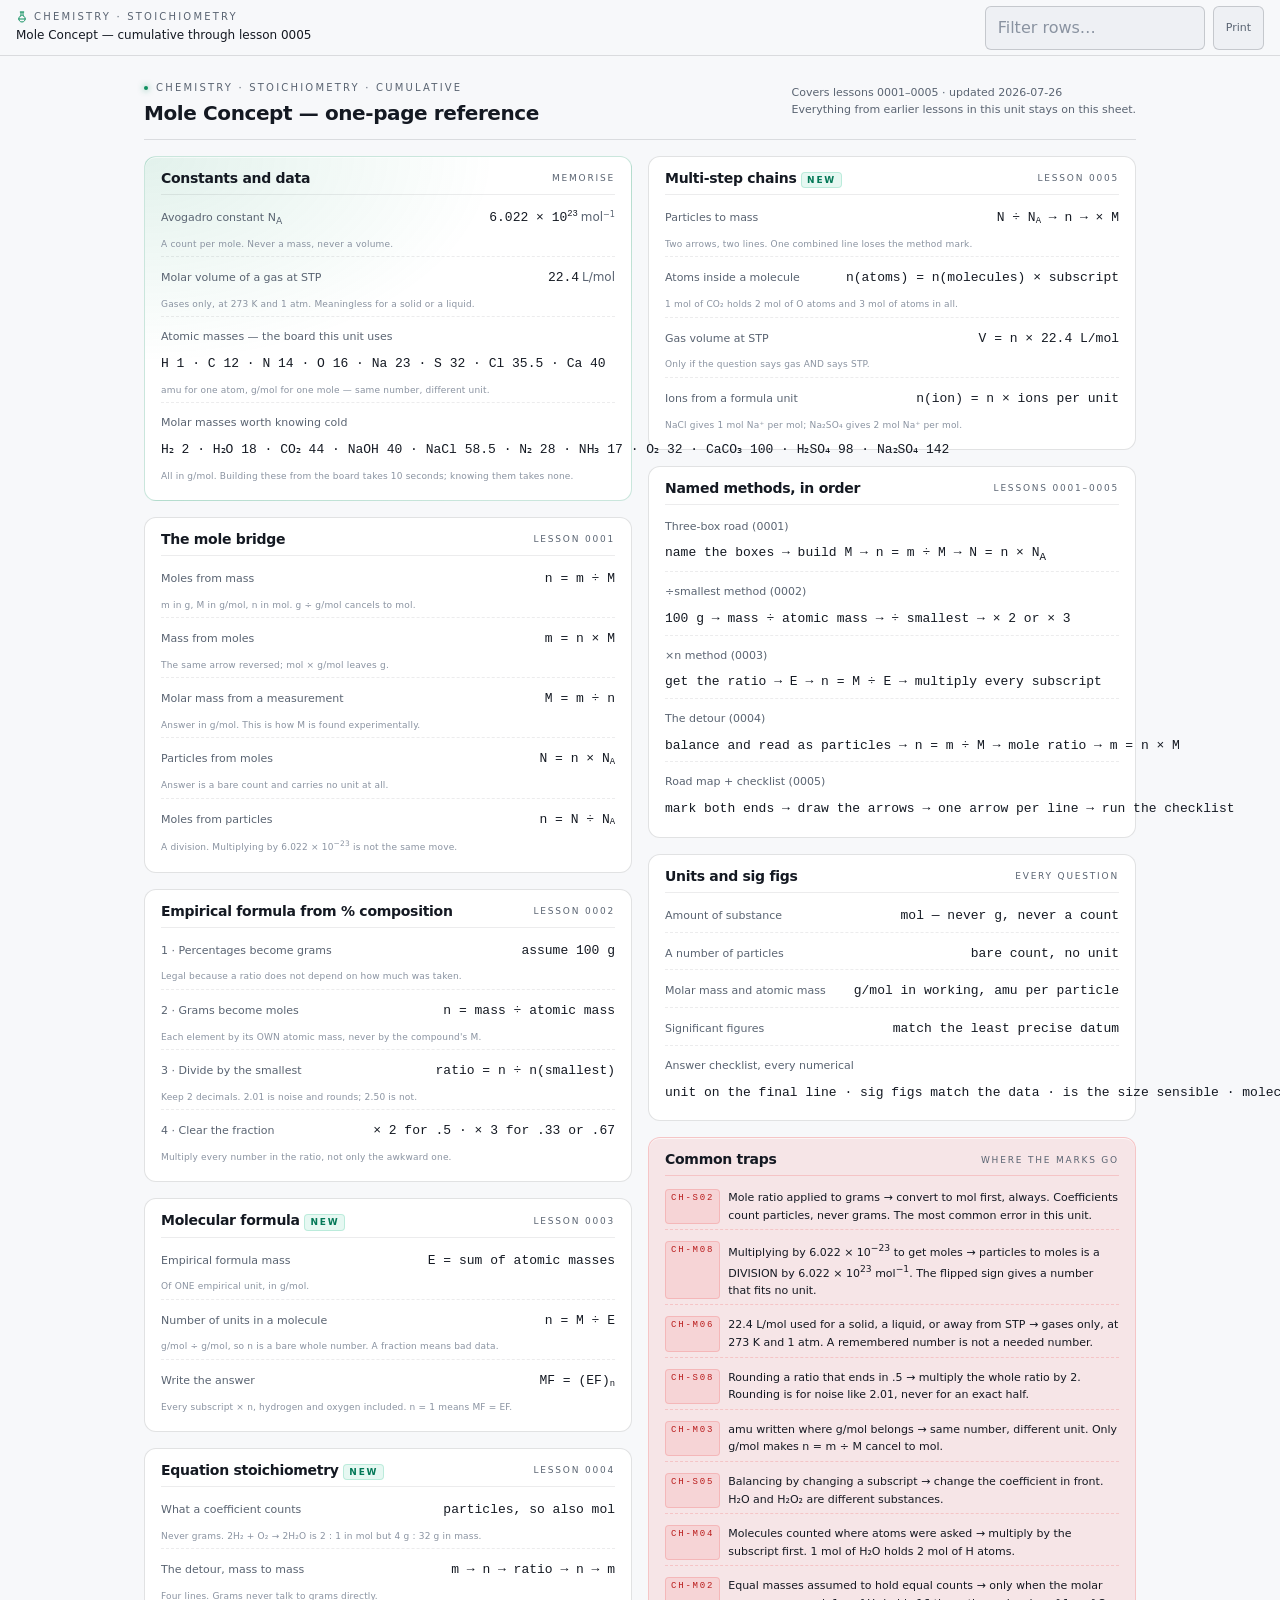
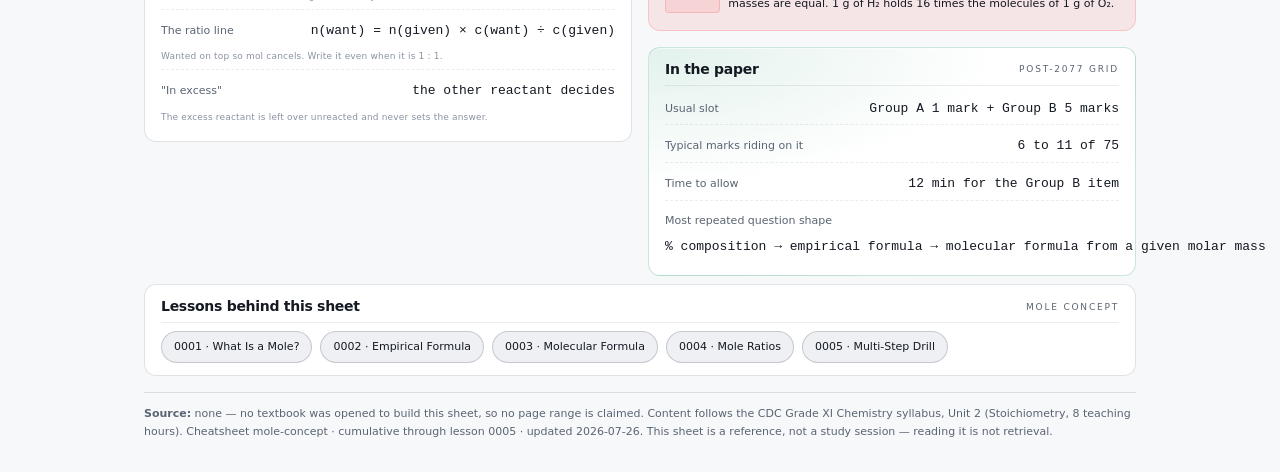
<file: assets/mole-concept/reference/mole-concept-cheatsheet.html>
<!DOCTYPE html>
<!--
  Engram v2 cheatsheet · topic: Mole Concept (mole-concept) · v2
  subject: Chemistry · unit: Stoichiometry (CDC unit 2, 8 teaching hours)
  cumulative through lesson 0005 — earlier lessons' blocks are never removed
  built from templates/cheatsheet-template.html v1.0.0 — token block byte-identical
  updated: 2026-07-26
-->
<html lang="en" data-subject="chemistry">
<head>
<meta charset="utf-8">
<meta name="viewport" content="width=device-width, initial-scale=1, viewport-fit=cover">
<meta name="color-scheme" content="dark light">
<title>Mole Concept cheatsheet — Chemistry Stoichiometry</title>
<meta name="description" content="Cumulative one-page reference for Chemistry Unit 2 (Stoichiometry), up to lesson 0005.">
<!-- engram-cheatsheet v1 · topic:mole-concept · subject:Chemistry · unit:Stoichiometry · cumulative-through:0005 · updated:2026-07-26 -->
<style>
/* ===== TOKENS — mirrors study-hub/theme.css (condensed) ===================== */
:root{
  color-scheme:dark light;
  --bg:#0a0d12; --surface:#11151b; --surface-muted:#181c22; --surface-hover:#1e232c;
  --fg:#f0f2f4; --fg-muted:#87909c; --fg-subtle:#5d6674; --fg-invert:#0c121a; --fg-on-brand:#ffffff;
  --border:rgb(255 255 255/.08); --border-strong:rgb(255 255 255/.12);
  --border-hover:rgb(240 242 244/.3); --hairline:rgb(255 255 255/.06);
  --brand:#ff8a3d; --brand-rgb:255 138 61; --brand-deep:#d97757;
  --brand-grad-action:linear-gradient(135deg,#ffc371 0%,#ff7a3d 55%,#ff4e50 100%);
  --gloss-wash:linear-gradient(180deg,rgb(255 255 255/.135) 0%,rgb(255 255 255/0) 50%);
  --good:#10b981; --good-rgb:16 185 129; --good-bg:rgb(16 185 129/.1); --good-bd:rgb(16 185 129/.2);
  --warn:#f59e0b; --warn-rgb:245 158 11; --warn-bg:rgb(245 158 11/.1); --warn-bd:rgb(245 158 11/.2);
  --bad:#ef4444;  --bad-rgb:239 68 68;   --bad-bg:rgb(239 68 68/.1);   --bad-bd:rgb(239 68 68/.2);
  --info:#60a5fa; --info-rgb:96 165 250; --info-bg:rgb(96 165 250/.1);  --info-bd:rgb(96 165 250/.2);
  --ai:#a78bfa;   --ai-rgb:167 139 250;
  --neutral:#87909c; --neutral-rgb:135 144 156;
  --neutral-bg:rgb(135 144 156/.1); --neutral-bd:rgb(135 144 156/.2);
  --sub-physics:#60a5fa; --sub-physics-rgb:96 165 250;
  --sub-chem:#3ddc97;    --sub-chem-rgb:61 220 151;
  --sub-math:#a78bfa;    --sub-math-rgb:167 139 250;
  --sub-cs:#22d3ee;      --sub-cs-rgb:34 211 238;
  --sub-english:#fbbf24; --sub-english-rgb:251 191 36;
  --sub-nepali:#f472b6;  --sub-nepali-rgb:244 114 182;
  --accent:var(--brand); --accent-rgb:var(--brand-rgb);
  --font-sans:Inter,"Inter Variable",-apple-system,BlinkMacSystemFont,"Segoe UI Variable Text","Segoe UI",system-ui,Roboto,"Helvetica Neue",Arial,"Noto Sans Devanagari","Nirmala UI",Mangal,sans-serif,"Apple Color Emoji","Segoe UI Emoji";
  --font-mono:"JetBrains Mono","SFMono-Regular","SF Mono",ui-monospace,"Cascadia Mono","Segoe UI Mono",Menlo,Consolas,"Liberation Mono",monospace;
  --font-deva:"Noto Sans Devanagari","Nirmala UI",Mangal,"Kalimati",var(--font-sans);
  --fs-micro:9px; --fs-eyebrow:10px; --fs-meta:11px; --fs-caption:12px;
  --fs-body:13px; --fs-body-lg:14px; --fs-input:16px;
  --fs-title:18px; --fs-title-lg:20px; --fs-display:28px;
  --lh-snug:1.35; --lh-body:1.6;
  --tr-metric:-.02em; --tr-eyebrow:.22em; --tr-micro:.2em;
  --fw-body:400; --fw-medium:500; --fw-semibold:600;
  --r-sm:4px; --r-md:6px; --r-lg:8px; --r-xl:12px; --r-2xl:16px; --r-full:999px;
  --sp-1:4px; --sp-2:8px; --sp-3:12px; --sp-4:16px; --sp-5:20px; --sp-6:24px; --sp-8:32px;
  --tap:44px; --header-h:56px;
  --safe-top:env(safe-area-inset-top,0px); --safe-bottom:env(safe-area-inset-bottom,0px);
  --safe-left:env(safe-area-inset-left,0px); --safe-right:env(safe-area-inset-right,0px);
  --lip:inset 0 1px 0 rgb(255 255 255/.04);
  --sh-card:0 10px 30px -15px rgb(0 0 0/.6);
  --focus-ring:0 0 0 3px rgb(255 138 61/.18),0 0 0 1px rgb(217 119 87/.7);
  --wash-accent:radial-gradient(120% 100% at 0% 0%,rgb(var(--accent-rgb)/.12),transparent 60%);
  --veil:rgb(10 13 18/.85);
  --ease:cubic-bezier(.4,0,.2,1); --dur-fast:140ms; --dur:240ms;
}
[data-subject="physics"]{--accent:var(--sub-physics);--accent-rgb:var(--sub-physics-rgb)}
[data-subject="chemistry"]{--accent:var(--sub-chem);--accent-rgb:var(--sub-chem-rgb)}
[data-subject="maths"],[data-subject="math"],[data-subject="mathematics"]{--accent:var(--sub-math);--accent-rgb:var(--sub-math-rgb)}
[data-subject="cs"],[data-subject="computer-science"]{--accent:var(--sub-cs);--accent-rgb:var(--sub-cs-rgb)}
[data-subject="english"]{--accent:var(--sub-english);--accent-rgb:var(--sub-english-rgb)}
[data-subject="nepali"]{--accent:var(--sub-nepali);--accent-rgb:var(--sub-nepali-rgb)}

@media (prefers-color-scheme:light){
  :root{
    --bg:#f7f8fa; --surface:#fff; --surface-muted:#eef0f4; --surface-hover:#e7eaef;
    --fg:#141922; --fg-muted:#5a6472; --fg-subtle:#8a93a1; --fg-invert:#fff;
    --border:rgb(14 20 30/.12); --border-strong:rgb(14 20 30/.18);
    --border-hover:rgb(14 20 30/.34); --hairline:rgb(14 20 30/.08);
    --lip:inset 0 1px 0 rgb(255 255 255/.6);
    --sh-card:0 10px 30px -18px rgb(14 20 30/.28); --veil:rgb(247 248 250/.88);
    --good:#047857;--warn:#a16207;--bad:#b91c1c;--info:#1d4ed8;--ai:#6d28d9;
    --sub-chem:#0f8f5f;--sub-physics:#1d4ed8;--sub-math:#6d28d9;
    --sub-cs:#0e7490;--sub-english:#a16207;--sub-nepali:#be185d;
    --sub-chem-rgb:15 143 95;--sub-physics-rgb:29 78 216;--sub-math-rgb:109 40 217;
    --sub-cs-rgb:14 116 144;--sub-english-rgb:161 98 7;--sub-nepali-rgb:190 24 93;
  }
}

/* ===== BASE ================================================================ */
*,*::before,*::after{box-sizing:border-box;border:0 solid var(--border)}
html{-webkit-text-size-adjust:100%;text-size-adjust:100%}
body{margin:0;background:var(--bg);color:var(--fg);font-family:var(--font-sans);
  font-size:var(--fs-body);line-height:var(--lh-body);-webkit-font-smoothing:antialiased;
  overflow-x:hidden;padding-left:var(--safe-left);padding-right:var(--safe-right)}
h1,h2,h3{margin:0;font-weight:var(--fw-semibold);letter-spacing:var(--tr-metric);line-height:var(--lh-snug)}
h1{font-size:var(--fs-title-lg)} h2{font-size:var(--fs-body-lg)} h3{font-size:var(--fs-body)}
p{margin:0 0 var(--sp-2)}
a{color:var(--accent);text-decoration-color:rgb(var(--accent-rgb)/.4);text-underline-offset:2px}
code,.mono{font-family:var(--font-mono);font-variant-numeric:tabular-nums}
button,input{font:inherit;color:inherit;background:none;margin:0}
button{cursor:pointer;touch-action:manipulation}
svg{display:block}
:where(a,button,input,[tabindex]):focus-visible{outline:none;box-shadow:var(--focus-ring)}
.sr-only{position:absolute;width:1px;height:1px;overflow:hidden;clip:rect(0 0 0 0);white-space:nowrap}

/* ===== HEADER ============================================================== */
.ch{position:sticky;top:0;z-index:50;display:flex;align-items:center;gap:var(--sp-3);
  min-height:var(--header-h);padding:var(--safe-top) var(--sp-4) 0;
  background:var(--veil);border-bottom:1px solid var(--border)}
/* No backdrop-filter (GPU law): .ch is sticky over a scrolling column, so a
   backdrop blur re-samples on every scroll frame. Opaque chrome instead. */
.ch{background:var(--surface-nav)}
.ch__id{flex:1 1 auto;min-width:0;padding:var(--sp-2) 0}
.ch__eyebrow{display:flex;align-items:center;gap:6px;font-size:var(--fs-eyebrow);
  font-weight:var(--fw-medium);text-transform:uppercase;letter-spacing:var(--tr-eyebrow);
  color:var(--fg-muted)}
.ch__eyebrow .ico{color:var(--accent)}
.ch__title{font-size:var(--fs-caption);font-weight:var(--fw-medium)}
.ch__acts{display:flex;align-items:center;gap:var(--sp-2);flex:0 0 auto}
.ch__btn{display:inline-flex;align-items:center;justify-content:center;gap:6px;
  min-height:var(--tap);padding:0 var(--sp-3);border:1px solid var(--border-strong);
  border-radius:var(--r-md);background:var(--surface-muted);color:var(--fg-muted);
  font-size:var(--fs-meta);font-weight:var(--fw-medium)}
.ch__btn:hover{background:var(--surface-hover);color:var(--fg)}
.filter{min-height:var(--tap);width:100%;max-width:220px;padding:0 var(--sp-3);
  border:1px solid var(--border-strong);border-radius:var(--r-md);
  background:var(--surface-muted);color:var(--fg);font-size:var(--fs-input)}
.filter::placeholder{color:var(--fg-subtle)}

/* ===== LAYOUT ============================================================== */
.sheet{max-width:1040px;margin:0 auto;padding:var(--sp-5) var(--sp-4) calc(var(--sp-8) + var(--safe-bottom))}
@media (min-width:768px){.sheet{padding:var(--sp-6)}}
.title-row{display:flex;align-items:flex-end;justify-content:space-between;gap:var(--sp-3);
  flex-wrap:wrap;padding-bottom:var(--sp-3);margin-bottom:var(--sp-4);border-bottom:1px solid var(--border)}
.eyebrow{display:flex;align-items:center;gap:var(--sp-2);font-size:var(--fs-eyebrow);
  font-weight:var(--fw-medium);text-transform:uppercase;letter-spacing:var(--tr-eyebrow);
  color:var(--fg-muted);margin-bottom:var(--sp-1)}
.eyebrow::before{content:"";width:4px;height:4px;border-radius:50%;background:var(--accent);
  box-shadow:0 0 6px rgb(var(--accent-rgb)/.8)}
.meta{font-size:var(--fs-meta);color:var(--fg-muted)}
.cols{columns:1;column-gap:var(--sp-4)}
@media (min-width:900px){.cols{columns:2}}
.blk{break-inside:avoid;-webkit-column-break-inside:avoid;page-break-inside:avoid;
  margin:0 0 var(--sp-4);padding:var(--sp-3) var(--sp-4);border:1px solid var(--border);
  border-radius:var(--r-xl);background:var(--surface);box-shadow:var(--lip)}
.blk--tone{background-image:var(--wash-accent);border-color:rgb(var(--accent-rgb)/.22)}
.blk--trap{border-color:var(--bad-bd);background:var(--bad-bg)}
.blk__h{display:flex;align-items:center;justify-content:space-between;gap:var(--sp-2);
  margin-bottom:var(--sp-2);padding-bottom:6px;border-bottom:1px solid var(--hairline)}
.blk--trap .blk__h{border-color:var(--bad-bd)}
.blk__h h2{font-size:var(--fs-body-lg)}
.from{font-size:var(--fs-micro);letter-spacing:var(--tr-micro);text-transform:uppercase;
  color:var(--fg-muted);white-space:nowrap}

/* rows */
.rows{display:flex;flex-direction:column;gap:6px}
.r{display:grid;grid-template-columns:1fr auto;gap:var(--sp-2) var(--sp-3);align-items:baseline;
  padding:5px 0;border-bottom:1px dashed var(--hairline)}
.r:last-child{border-bottom:0}
.r.is-hidden{display:none}
.r__l{font-size:var(--fs-meta);color:var(--fg-muted)}
.r__v{font-family:var(--font-mono);font-size:var(--fs-body);font-weight:var(--fw-medium);
  font-variant-numeric:tabular-nums;text-align:right;white-space:nowrap}
.r__n{grid-column:1/-1;font-size:var(--fs-micro);color:var(--fg-subtle);letter-spacing:.02em}
.r--wide{grid-template-columns:1fr}
.r--wide .r__v{text-align:left}

/* maths + chips */
.math,.sci{font-variant-numeric:tabular-nums lining-nums}
.math sub,.math sup,.sci sub,.sci sup{font-size:.68em;line-height:0;position:relative;vertical-align:baseline}
.math sup,.sci sup{top:-.5em}
.math sub,.sci sub{bottom:-.22em}
.sci{white-space:nowrap}
.unit{color:var(--fg-muted);margin-left:.24em;font-family:var(--font-sans);font-size:.92em}
.deva{font-family:var(--font-deva)}
.chip{display:inline-block;font-size:var(--fs-micro);letter-spacing:var(--tr-micro);
  text-transform:uppercase;padding:1px 5px;border-radius:var(--r-sm);
  background:rgb(var(--accent-rgb)/.15);color:var(--accent);border:1px solid rgb(var(--accent-rgb)/.3)}
.chip--mis{background:var(--bad-bg);color:var(--bad);border-color:var(--bad-bd);font-family:var(--font-mono)}
.chip--new{background:var(--good-bg);color:var(--good);border-color:var(--good-bd)}
.trap{display:grid;grid-template-columns:auto 1fr;gap:var(--sp-2);padding:5px 0;
  border-bottom:1px dashed var(--bad-bd);font-size:var(--fs-meta)}
.trap:last-child{border-bottom:0}
.trap b{color:var(--fg);font-weight:var(--fw-medium)}
.trap.is-hidden{display:none}
.lessons{display:flex;flex-wrap:wrap;gap:var(--sp-2)}
.lessons a{display:inline-flex;align-items:center;min-height:32px;padding:4px var(--sp-3);
  border:1px solid var(--border-strong);border-radius:var(--r-full);background:var(--surface-muted);
  font-size:var(--fs-meta);text-decoration:none;color:var(--fg)}
.lessons a:hover{background:var(--surface-hover);border-color:var(--border-hover)}
.foot{margin-top:var(--sp-4);padding-top:var(--sp-3);border-top:1px solid var(--border);
  font-size:var(--fs-meta);color:var(--fg-muted)}
.ico{width:14px;height:14px;flex:0 0 auto;stroke-width:2}
.ico--12{width:12px;height:12px}

@media (prefers-reduced-motion:reduce){
  *,*::before,*::after{animation-duration:.01ms!important;transition-duration:.01ms!important}
}

/* ===== PRINT — the primary medium. ONE A4 SIDE. ============================ */
@media print{
  :root{--bg:#fff;--surface:#fff;--surface-muted:#fff;--fg:#000;--fg-muted:#333;
    --fg-subtle:#555;--border:#bbb;--border-strong:#999;--hairline:#ddd;--lip:none;
    --sh-card:none;--accent:#000;--accent-rgb:0 0 0;--wash-accent:none;
    --good:#000;--bad:#000;--warn:#000;--veil:#fff}
  @page{margin:8mm;size:A4 portrait}
  html,body{background:#fff;color:#000}
  body{font-size:7.6pt;line-height:1.3}
  .ch,.no-print{display:none!important}
  .sheet{max-width:none;padding:0}
  .title-row{margin-bottom:5pt;padding-bottom:3pt;border-bottom:1pt solid #000}
  h1{font-size:12pt} .blk__h h2{font-size:8.4pt}
  .cols{columns:3;column-gap:5mm}
  .blk{margin:0 0 4pt;padding:3pt 5pt;border:0.5pt solid #999;border-radius:2pt;box-shadow:none}
  .blk--trap{background:#fff;border:0.8pt solid #000}
  .r{padding:1.5pt 0;gap:3pt}
  .r__l{font-size:6.6pt} .r__v{font-size:7.4pt} .r__n{font-size:6pt}
  .trap{font-size:6.6pt;padding:1.5pt 0}
  .chip{font-size:5.6pt;border:0.4pt solid #666}
  .lessons a{border:0.4pt solid #999;font-size:6.4pt;min-height:0;padding:1pt 4pt}
  a{color:#000;text-decoration:none}
  .foot{font-size:6pt;margin-top:4pt;padding-top:3pt}
}
</style>
</head>
<body>

<svg width="0" height="0" style="position:absolute" aria-hidden="true" focusable="false"><defs>
<symbol id="i-subject" viewBox="0 0 24 24" fill="none" stroke="currentColor" stroke-width="2" stroke-linecap="round" stroke-linejoin="round"><path d="M10 2v7.31"/><path d="M14 9.3V2"/><path d="M8.5 2h7"/><path d="M14 9.3a6.5 6.5 0 1 1-4 0"/><path d="M5.52 16h12.96"/></symbol>
<symbol id="i-warn" viewBox="0 0 24 24" fill="none" stroke="currentColor" stroke-width="2" stroke-linecap="round" stroke-linejoin="round"><path d="m21.73 18-8-14a2 2 0 0 0-3.48 0l-8 14A2 2 0 0 0 4 21h16a2 2 0 0 0 1.73-3"/><path d="M12 9v4"/><path d="M12 17h.01"/></symbol>
</defs></svg>

<header class="ch no-print">
  <div class="ch__id">
    <span class="ch__eyebrow"><svg class="ico ico--12"><use href="#i-subject"/></svg>Chemistry · Stoichiometry</span>
    <span class="ch__title">Mole Concept — cumulative through lesson 0005</span>
  </div>
  <div class="ch__acts">
    <input class="filter" id="filter" type="search" placeholder="Filter rows…" aria-label="Filter rows">
    <button class="ch__btn" id="print" type="button">Print</button>
  </div>
</header>

<main class="sheet">

  <div class="title-row">
    <div>
      <p class="eyebrow">Chemistry · Stoichiometry · cumulative</p>
      <h1>Mole Concept — one-page reference</h1>
    </div>
    <p class="meta">Covers lessons 0001–0005 · updated 2026-07-26<br>
      Everything from earlier lessons in this unit stays on this sheet.</p>
  </div>

  <div class="cols">

    <!-- ===== BLOCK 1: CONSTANTS + DATA YOU ARE NOT GIVEN IN THE EXAM ===== -->
    <section class="blk blk--tone">
      <div class="blk__h"><h2>Constants and data</h2><span class="from">memorise</span></div>
      <div class="rows">
        <div class="r"><span class="r__l">Avogadro constant N<sub>A</sub></span>
          <span class="r__v sci">6.022 × 10<sup>23</sup><span class="unit">mol<sup>−1</sup></span></span>
          <span class="r__n">A count per mole. Never a mass, never a volume.</span></div>
        <div class="r"><span class="r__l">Molar volume of a gas at STP</span>
          <span class="r__v sci">22.4<span class="unit">L/mol</span></span>
          <span class="r__n">Gases only, at 273 K and 1 atm. Meaningless for a solid or a liquid.</span></div>
        <div class="r r--wide"><span class="r__l">Atomic masses — the board this unit uses</span>
          <span class="r__v">H 1 · C 12 · N 14 · O 16 · Na 23 · S 32 · Cl 35.5 · Ca 40</span>
          <span class="r__n">amu for one atom, g/mol for one mole — same number, different unit.</span></div>
        <div class="r r--wide"><span class="r__l">Molar masses worth knowing cold</span>
          <span class="r__v">H₂ 2 · H₂O 18 · CO₂ 44 · NaOH 40 · NaCl 58.5 · N₂ 28 · NH₃ 17 · O₂ 32 · CaCO₃ 100 · H₂SO₄ 98 · Na₂SO₄ 142</span>
          <span class="r__n">All in g/mol. Building these from the board takes 10 seconds; knowing them takes none.</span></div>
      </div>
    </section>

    <!-- ===== BLOCK 2: THE MOLE BRIDGE (lesson 0001) ===== -->
    <section class="blk">
      <div class="blk__h"><h2>The mole bridge</h2><span class="from">lesson 0001</span></div>
      <div class="rows">
        <div class="r"><span class="r__l">Moles from mass</span>
          <span class="r__v math">n = m ÷ M</span>
          <span class="r__n">m in g, M in g/mol, n in mol. g ÷ g/mol cancels to mol.</span></div>
        <div class="r"><span class="r__l">Mass from moles</span>
          <span class="r__v math">m = n × M</span>
          <span class="r__n">The same arrow reversed; mol × g/mol leaves g.</span></div>
        <div class="r"><span class="r__l">Molar mass from a measurement</span>
          <span class="r__v math">M = m ÷ n</span>
          <span class="r__n">Answer in g/mol. This is how M is found experimentally.</span></div>
        <div class="r"><span class="r__l">Particles from moles</span>
          <span class="r__v math">N = n × N<sub>A</sub></span>
          <span class="r__n">Answer is a bare count and carries no unit at all.</span></div>
        <div class="r"><span class="r__l">Moles from particles</span>
          <span class="r__v math">n = N ÷ N<sub>A</sub></span>
          <span class="r__n">A division. Multiplying by 6.022 × 10<sup>−23</sup> is not the same move.</span></div>
      </div>
    </section>

    <!-- ===== BLOCK 3: EMPIRICAL FORMULA (lesson 0002) ===== -->
    <section class="blk">
      <div class="blk__h"><h2>Empirical formula from % composition</h2><span class="from">lesson 0002</span></div>
      <div class="rows">
        <div class="r"><span class="r__l">1 · Percentages become grams</span>
          <span class="r__v math">assume 100 g</span>
          <span class="r__n">Legal because a ratio does not depend on how much was taken.</span></div>
        <div class="r"><span class="r__l">2 · Grams become moles</span>
          <span class="r__v math">n = mass ÷ atomic mass</span>
          <span class="r__n">Each element by its OWN atomic mass, never by the compound's M.</span></div>
        <div class="r"><span class="r__l">3 · Divide by the smallest</span>
          <span class="r__v math">ratio = n ÷ n(smallest)</span>
          <span class="r__n">Keep 2 decimals. 2.01 is noise and rounds; 2.50 is not.</span></div>
        <div class="r"><span class="r__l">4 · Clear the fraction</span>
          <span class="r__v math">× 2 for .5 · × 3 for .33 or .67</span>
          <span class="r__n">Multiply every number in the ratio, not only the awkward one.</span></div>
      </div>
    </section>

    <!-- ===== BLOCK 4: MOLECULAR FORMULA (lesson 0003) ===== -->
    <section class="blk">
      <div class="blk__h"><h2>Molecular formula <span class="chip chip--new">new</span></h2>
        <span class="from">lesson 0003</span></div>
      <div class="rows">
        <div class="r"><span class="r__l">Empirical formula mass</span>
          <span class="r__v math">E = sum of atomic masses</span>
          <span class="r__n">Of ONE empirical unit, in g/mol.</span></div>
        <div class="r"><span class="r__l">Number of units in a molecule</span>
          <span class="r__v math">n = M ÷ E</span>
          <span class="r__n">g/mol ÷ g/mol, so n is a bare whole number. A fraction means bad data.</span></div>
        <div class="r"><span class="r__l">Write the answer</span>
          <span class="r__v math">MF = (EF)<sub>n</sub></span>
          <span class="r__n">Every subscript × n, hydrogen and oxygen included. n = 1 means MF = EF.</span></div>
      </div>
    </section>

    <!-- ===== BLOCK 5: EQUATION STOICHIOMETRY (lesson 0004) ===== -->
    <section class="blk">
      <div class="blk__h"><h2>Equation stoichiometry <span class="chip chip--new">new</span></h2>
        <span class="from">lesson 0004</span></div>
      <div class="rows">
        <div class="r"><span class="r__l">What a coefficient counts</span>
          <span class="r__v math">particles, so also mol</span>
          <span class="r__n">Never grams. 2H₂ + O₂ → 2H₂O is 2 : 1 in mol but 4 g : 32 g in mass.</span></div>
        <div class="r"><span class="r__l">The detour, mass to mass</span>
          <span class="r__v math">m → n → ratio → n → m</span>
          <span class="r__n">Four lines. Grams never talk to grams directly.</span></div>
        <div class="r"><span class="r__l">The ratio line</span>
          <span class="r__v math">n(want) = n(given) × c(want) ÷ c(given)</span>
          <span class="r__n">Wanted on top so mol cancels. Write it even when it is 1 : 1.</span></div>
        <div class="r"><span class="r__l">"In excess"</span>
          <span class="r__v">the other reactant decides</span>
          <span class="r__n">The excess reactant is left over unreacted and never sets the answer.</span></div>
      </div>
    </section>

    <!-- ===== BLOCK 6: MULTI-STEP CHAINS (lesson 0005) ===== -->
    <section class="blk">
      <div class="blk__h"><h2>Multi-step chains <span class="chip chip--new">new</span></h2>
        <span class="from">lesson 0005</span></div>
      <div class="rows">
        <div class="r"><span class="r__l">Particles to mass</span>
          <span class="r__v math">N ÷ N<sub>A</sub> → n → × M</span>
          <span class="r__n">Two arrows, two lines. One combined line loses the method mark.</span></div>
        <div class="r"><span class="r__l">Atoms inside a molecule</span>
          <span class="r__v math">n(atoms) = n(molecules) × subscript</span>
          <span class="r__n">1 mol of CO₂ holds 2 mol of O atoms and 3 mol of atoms in all.</span></div>
        <div class="r"><span class="r__l">Gas volume at STP</span>
          <span class="r__v math">V = n × 22.4 L/mol</span>
          <span class="r__n">Only if the question says gas AND says STP.</span></div>
        <div class="r"><span class="r__l">Ions from a formula unit</span>
          <span class="r__v math">n(ion) = n × ions per unit</span>
          <span class="r__n">NaCl gives 1 mol Na⁺ per mol; Na₂SO₄ gives 2 mol Na⁺ per mol.</span></div>
      </div>
    </section>

    <!-- ===== METHOD STRIP ===== -->
    <section class="blk">
      <div class="blk__h"><h2>Named methods, in order</h2><span class="from">lessons 0001–0005</span></div>
      <div class="rows">
        <div class="r r--wide"><span class="r__l">Three-box road (0001)</span>
          <span class="r__v">name the boxes → build M → n = m ÷ M → N = n × N<sub>A</sub></span></div>
        <div class="r r--wide"><span class="r__l">÷smallest method (0002)</span>
          <span class="r__v">100 g → mass ÷ atomic mass → ÷ smallest → × 2 or × 3</span></div>
        <div class="r r--wide"><span class="r__l">×n method (0003)</span>
          <span class="r__v">get the ratio → E → n = M ÷ E → multiply every subscript</span></div>
        <div class="r r--wide"><span class="r__l">The detour (0004)</span>
          <span class="r__v">balance and read as particles → n = m ÷ M → mole ratio → m = n × M</span></div>
        <div class="r r--wide"><span class="r__l">Road map + checklist (0005)</span>
          <span class="r__v">mark both ends → draw the arrows → one arrow per line → run the checklist</span></div>
      </div>
    </section>

    <!-- ===== UNITS + SIG FIGS ===== -->
    <section class="blk">
      <div class="blk__h"><h2>Units and sig figs</h2><span class="from">every question</span></div>
      <div class="rows">
        <div class="r"><span class="r__l">Amount of substance</span><span class="r__v">mol — never g, never a count</span></div>
        <div class="r"><span class="r__l">A number of particles</span><span class="r__v">bare count, no unit</span></div>
        <div class="r"><span class="r__l">Molar mass and atomic mass</span><span class="r__v">g/mol in working, amu per particle</span></div>
        <div class="r"><span class="r__l">Significant figures</span><span class="r__v">match the least precise datum</span></div>
        <div class="r r--wide"><span class="r__l">Answer checklist, every numerical</span>
          <span class="r__v">unit on the final line · sig figs match the data · is the size sensible · molecules or atoms</span></div>
      </div>
    </section>

    <!-- ===== COMMON TRAPS ===== -->
    <section class="blk blk--trap">
      <div class="blk__h"><h2>Common traps</h2><span class="from">where the marks go</span></div>
      <div class="rows">
        <div class="trap"><span class="chip chip--mis">CH-S02</span>
          <span><b>Mole ratio applied to grams</b> → convert to mol first, always. Coefficients
          count particles, never grams. The most common error in this unit.</span></div>
        <div class="trap"><span class="chip chip--mis">CH-M08</span>
          <span><b>Multiplying by 6.022 × 10<sup>−23</sup> to get moles</b> → particles to moles is a
          DIVISION by 6.022 × 10<sup>23</sup> mol<sup>−1</sup>. The flipped sign gives a number that
          fits no unit.</span></div>
        <div class="trap"><span class="chip chip--mis">CH-M06</span>
          <span><b>22.4 L/mol used for a solid, a liquid, or away from STP</b> → gases only, at
          273 K and 1 atm. A remembered number is not a needed number.</span></div>
        <div class="trap"><span class="chip chip--mis">CH-S08</span>
          <span><b>Rounding a ratio that ends in .5</b> → multiply the whole ratio by 2. Rounding is
          for noise like 2.01, never for an exact half.</span></div>
        <div class="trap"><span class="chip chip--mis">CH-M03</span>
          <span><b>amu written where g/mol belongs</b> → same number, different unit. Only g/mol
          makes n = m ÷ M cancel to mol.</span></div>
        <div class="trap"><span class="chip chip--mis">CH-S05</span>
          <span><b>Balancing by changing a subscript</b> → change the coefficient in front. H₂O and
          H₂O₂ are different substances.</span></div>
        <div class="trap"><span class="chip chip--mis">CH-M04</span>
          <span><b>Molecules counted where atoms were asked</b> → multiply by the subscript first.
          1 mol of H₂O holds 2 mol of H atoms.</span></div>
        <div class="trap"><span class="chip chip--mis">CH-M02</span>
          <span><b>Equal masses assumed to hold equal counts</b> → only when the molar masses are
          equal. 1 g of H₂ holds 16 times the molecules of 1 g of O₂.</span></div>
      </div>
    </section>

    <!-- ===== EXAM SHAPE ===== -->
    <section class="blk blk--tone">
      <div class="blk__h"><h2>In the paper</h2><span class="from">post-2077 grid</span></div>
      <div class="rows">
        <div class="r"><span class="r__l">Usual slot</span><span class="r__v">Group A 1 mark + Group B 5 marks</span></div>
        <div class="r"><span class="r__l">Typical marks riding on it</span><span class="r__v">6 to 11 of 75</span></div>
        <div class="r"><span class="r__l">Time to allow</span><span class="r__v">12 min for the Group B item</span></div>
        <div class="r r--wide"><span class="r__l">Most repeated question shape</span>
          <span class="r__v">% composition → empirical formula → molecular formula from a given molar mass</span></div>
      </div>
    </section>

  </div>

  <!-- ===== BACK-LINKS ===== -->
  <section class="blk" style="margin-top:var(--sp-2)">
    <div class="blk__h"><h2>Lessons behind this sheet</h2><span class="from">Mole Concept</span></div>
    <div class="lessons">
      <a href="../lessons/0001-what-is-a-mole.html">0001 · What Is a Mole?</a>
      <a href="../lessons/0002-empirical-formula.html">0002 · Empirical Formula</a>
      <a href="../lessons/0003-molecular-formula.html">0003 · Molecular Formula</a>
      <a href="../lessons/0004-stoichiometry-mole-ratios.html">0004 · Mole Ratios</a>
      <a href="../lessons/0005-mass-particles-drills.html">0005 · Multi-Step Drill</a>
    </div>
  </section>

  <p class="foot">
    <b>Source:</b> none — no textbook was opened to build this sheet, so no page range is claimed.
    Content follows the CDC Grade XI Chemistry syllabus, Unit 2 (Stoichiometry, 8 teaching hours).
    Cheatsheet mole-concept · cumulative through lesson 0005 · updated 2026-07-26.
    This sheet is a reference, not a study session — reading it is not retrieval.
  </p>
</main>

<script>
/* Cheatsheet runtime — tiny by design. Persists nothing. */
(function () {
  'use strict';
  var q = function (s) { return document.querySelector(s); };
  var qa = function (s) { return Array.prototype.slice.call(document.querySelectorAll(s)); };

  var p = q('#print');
  if (p) p.addEventListener('click', function () { window.print(); });

  var f = q('#filter');
  if (f) f.addEventListener('input', function () {
    var t = f.value.trim().toLowerCase();
    qa('.r, .trap').forEach(function (row) {
      row.classList.toggle('is-hidden', !!t && row.textContent.toLowerCase().indexOf(t) < 0);
    });
    qa('.blk').forEach(function (blk) {
      var rows = Array.prototype.slice.call(blk.querySelectorAll('.r, .trap'));
      var any = !rows.length || rows.some(function (r) { return !r.classList.contains('is-hidden'); });
      blk.style.display = any ? '' : 'none';
    });
  });

  /* Self-check: a cheatsheet must never contain e-notation or an external origin. */
  var errs = [];
  var body = document.body.textContent;
  if (/\d[eE][+-]?\d/.test(body)) errs.push('e-notation in the sheet — use a × 10ⁿ');
  qa('a[href]').forEach(function (a) {
    if (/^(https?:)?\/\//i.test(a.getAttribute('href') || '')) errs.push('external origin: ' + a.getAttribute('href'));
  });
  window.__CHEATSHEET_QC__ = { errors: errs, rows: qa('.r').length, traps: qa('.trap').length,
                               bytes: document.documentElement.outerHTML.length };
  if (errs.length) console.warn('[cheatsheet QC]', errs);
})();
</script>
</body>
</html>
</file>
<file: theme.css>
/* ============================================================================
   ENGRAM v2 — theme.css
   THE ONLY FILE THAT MAY CONTAIN A RAW COLOUR VALUE.
   Every other stylesheet, lesson, skill and feature module consumes tokens.
   Hermes restyles the entire product by editing this file alone.

   Source of truth: research/build-constraints.md §10 (Claude OS token sheet)
   Dark-only. No external origins. No build step. Plain custom properties.
   Baseline: iOS Safari 16+, Chrome Android (modern).
   ========================================================================= */

/* ----------------------------------------------------------------------------
   1. ROOT TOKENS
   -------------------------------------------------------------------------- */
:root {
  color-scheme: dark;

  /* --- 1.1 SURFACES ------------------------------------------------------
     Near-black NAVY, hue 260. Never neutral gray. Never #000.
     Elevation = ~5% lightness step + 1px translucent-white hairline + --lip.
     Never a big background jump.                                          */
  --bg: #0a0d12;            /* page                                        */
  --bg-rgb: 10 13 18;
  --surface-nav: #0d1116;   /* sidebar / tab bar / app bar                 */
  --surface-nav-rgb: 13 17 22;
  --surface: #11151b;       /* card                                        */
  --surface-rgb: 17 21 27;
  --surface-muted: #181c22; /* meter track, table head, inset wells        */
  --surface-muted-rgb: 24 28 34;
  --surface-hover: #1e232c; /* hover state of any interactive surface      */
  --surface-hover-rgb: 30 35 44;
  --surface-sunken: #070a0e;/* below-page wells (code, scrollers)          */

  /* --- 1.2 INK ----------------------------------------------------------- */
  --fg: #f0f2f4;            /* primary text                                */
  --fg-rgb: 240 242 244;
  --fg-muted: #87909c;      /* meta, eyebrows, secondary                   */
  --fg-muted-rgb: 135 144 156;
  --fg-subtle: #5d6674;     /* placeholders, disabled labels               */
  --fg-invert: #0c121a;     /* text on a bright fill                       */
  --fg-on-brand: #ffffff;   /* text on the orange gradient                 */

  /* --- 1.3 BORDERS — translucent WHITE, never gray ------------------------ */
  --border: rgb(255 255 255 / 0.08);
  --border-strong: rgb(255 255 255 / 0.12);
  --border-hover: rgb(240 242 244 / 0.3);
  --hairline: rgb(255 255 255 / 0.06);

  /* --- 1.4 BRAND ---------------------------------------------------------
     Orange touches <= 5% of pixels: nav active edge, focus ring,
     logo tile, one KPI accent, the single primary CTA on a screen.        */
  --brand: #ff8a3d;
  --brand-rgb: 255 138 61;
  --brand-soft: #ffb071;
  --brand-soft-rgb: 255 176 113;
  --brand-deep: #d97757;    /* Anthropic orange — borders, hairlines       */
  --brand-deep-rgb: 217 119 87;
  --brand-dark: #c45a39;
  --brand-hot: #ff4e50;     /* gradient tail only, never a flat fill       */
  --brand-hot-rgb: 255 78 80;
  --brand-lift: #ffc371;    /* gradient head                               */
  --brand-lift-rgb: 255 195 113;

  /* Identity gradient — logo tiles, avatars, 32-48px marks */
  --brand-grad: linear-gradient(135deg, #ffb071 0%, #d97757 60%, #c45a39 100%);
  /* Action gradient — THE glossy 3D button fill (extracted from Claude OS
     setup.tsx:87 ORANGE_GRADIENT). Do not substitute --brand-grad here.  */
  --brand-grad-action: linear-gradient(135deg, #ffc371 0%, #ff7a3d 55%, #ff4e50 100%);
  /* Vertical bar — sidebar/tab active edge (app-sidebar.tsx:146) */
  --brand-bar: linear-gradient(180deg, #ffc371, #ff7a3d);
  --brand-bar-glow: 0 0 8px rgb(255 122 61 / 0.55);

  /* --- 1.5 SEMANTIC ------------------------------------------------------
     Recipe EVERYWHERE: bg <c>/10 · text <c> · border <c>/20.
     Precomputed below so no module ever writes the maths itself.          */
  --good: #10b981;   --good-rgb: 16 185 129;
  --warn: #f59e0b;   --warn-rgb: 245 158 11;
  --bad: #ef4444;    --bad-rgb: 239 68 68;
  --info: #60a5fa;   --info-rgb: 96 165 250;
  --ai: #a78bfa;     --ai-rgb: 167 139 250;
  --neutral: #87909c; --neutral-rgb: 135 144 156;

  --good-bg: rgb(16 185 129 / 0.1);   --good-bd: rgb(16 185 129 / 0.2);
  --warn-bg: rgb(245 158 11 / 0.1);   --warn-bd: rgb(245 158 11 / 0.2);
  --bad-bg: rgb(239 68 68 / 0.1);     --bad-bd: rgb(239 68 68 / 0.2);
  --info-bg: rgb(96 165 250 / 0.1);   --info-bd: rgb(96 165 250 / 0.2);
  --ai-bg: rgb(167 139 250 / 0.1);    --ai-bd: rgb(167 139 250 / 0.2);
  --neutral-bg: rgb(135 144 156 / 0.1); --neutral-bd: rgb(135 144 156 / 0.2);

  /* --- 1.6 SRS STATE ALIASES ---------------------------------------------
     mastered -> emerald · due/weak -> amber · lapsed/overdue -> red
     new -> sky. Use these names in scheduler UI, not the raw semantics.   */
  --srs-mastered: var(--good);       --srs-mastered-rgb: var(--good-rgb);
  --srs-due: var(--warn);            --srs-due-rgb: var(--warn-rgb);
  --srs-lapsed: var(--bad);          --srs-lapsed-rgb: var(--bad-rgb);
  --srs-new: var(--info);            --srs-new-rgb: var(--info-rgb);
  --srs-suspended: var(--neutral);   --srs-suspended-rgb: var(--neutral-rgb);

  /* --- 1.7 SUBJECT TONES -------------------------------------------------
     Each tone is used as a QUADRUPLE:
       border rgb(<c>/.4) · glow rgb(<c>/.45) · chip bg rgb(<c>/.2) · icon tint
     Every card / lesson / deck picks --accent from its subject. This is
     what makes the hub look designed instead of monochrome.              */
  --sub-physics: #60a5fa;  --sub-physics-rgb: 96 165 250;
  --sub-chem: #3ddc97;     --sub-chem-rgb: 61 220 151;
  --sub-math: #a78bfa;     --sub-math-rgb: 167 139 250;
  --sub-cs: #22d3ee;       --sub-cs-rgb: 34 211 238;
  --sub-english: #fbbf24;  --sub-english-rgb: 251 191 36;
  --sub-nepali: #f472b6;   --sub-nepali-rgb: 244 114 182;

  /* --- 1.8 ACCENT CHANNEL ------------------------------------------------
     The single indirection every component reads. Default = brand.
     Re-point it with [data-subject], [data-tone], [data-status] or the
     .tone-* classes below — or inline: style="--accent-rgb: 96 165 250".  */
  --accent: var(--brand);
  --accent-rgb: var(--brand-rgb);

  /* --- 1.9 TYPE ----------------------------------------------------------
     System stack only — zero external origins, no @font-face, no CDN.
     "Inter"/"JetBrains Mono" resolve if locally installed, else fall
     through. Devanagari faces included for Nepali content.               */
  --font-sans: Inter, "Inter Variable", -apple-system, BlinkMacSystemFont,
    "Segoe UI Variable Text", "Segoe UI", system-ui, Roboto, "Helvetica Neue",
    Arial, "Noto Sans Devanagari", "Nirmala UI", Mangal, sans-serif,
    "Apple Color Emoji", "Segoe UI Emoji";
  --font-mono: "JetBrains Mono", "SFMono-Regular", "SF Mono", ui-monospace,
    "Cascadia Mono", "Segoe UI Mono", Menlo, Consolas, "Liberation Mono",
    monospace;
  --font-deva: "Noto Sans Devanagari", "Nirmala UI", Mangal, "Kalimati",
    var(--font-sans);

  /* Scale — deliberately EMPTY between 14px and 18px. That gap is the
     premium signal; do not add a 15px or 16px token.                     */
  --fs-micro: 9px;    /* micro-chip, tracking .2em uppercase             */
  --fs-eyebrow: 10px; /* EYEBROW, tracking .22em uppercase, muted        */
  --fs-meta: 11px;    /* META — timestamps, sublines, table cells        */
  --fs-caption: 12px; /* captions, dense table numerics                  */
  --fs-body: 13px;    /* BODY — the default. line-height 1.6             */
  --fs-body-lg: 14px; /* long-form prose, chat messages, lesson copy     */
  /* The ONE documented exception to the 14-18 gap: iOS Safari zooms the
     viewport whenever a focused form control is under 16px. Form text is
     not display type — this token exists solely to stop that zoom.      */
  --fs-input: 16px;
  --fs-title: 18px;   /* TITLE — card + section headings                 */
  --fs-title-lg: 20px;/* page title                                      */
  --fs-display: 28px; /* hero headline                                   */
  --fs-metric: 36px;  /* METRIC — KPI digits                             */
  --fs-metric-lg: 48px;/* hero KPI digits                                */

  --lh-tight: 1.15;
  --lh-snug: 1.35;
  --lh-body: 1.6;     /* BODY line-height, non-negotiable                */
  --lh-loose: 1.75;

  --tr-metric: -0.02em;  /* title/metric negative tracking               */
  --tr-eyebrow: 0.22em;  /* eyebrow letter-spacing                       */
  --tr-micro: 0.2em;     /* micro-chip letter-spacing                    */

  /* Weights — NO 700 anywhere in chrome. 600 headings/numbers,
     500 nav/buttons/labels, 400 body.                                    */
  --fw-body: 400;
  --fw-medium: 500;
  --fw-semibold: 600;

  --font-features: "cv11", "ss01", "calt" 1;

  /* --- 1.10 RADII --------------------------------------------------------- */
  --r-sm: 4px;    /* ticks, tiny swatches                                */
  --r-md: 6px;    /* buttons, inputs, badges, nav items                  */
  --r-lg: 8px;    /* icon tiles, small panels, message blocks            */
  --r-xl: 12px;   /* CARDS                                               */
  --r-2xl: 16px;  /* hero, KPI tiles, modals                             */
  --r-full: 999px;

  /* --- 1.11 SPACING ------------------------------------------------------- */
  --sp-1: 4px;   --sp-2: 8px;   --sp-3: 12px;  --sp-4: 16px;
  --sp-5: 20px;  --sp-6: 24px;  --sp-8: 32px;  --sp-10: 40px;
  --sp-12: 48px; --sp-16: 64px;
  --gutter: var(--sp-4);          /* main padding, mobile                 */
  --gutter-lg: var(--sp-6);       /* main padding, >=768px                */
  --section-gap: var(--sp-12);    /* sections mb-48                       */
  --tap: 44px;                    /* minimum touch target (M-rule)        */

  /* --- 1.12 LAYOUT -------------------------------------------------------- */
  --nav-w: 224px;      /* desktop sidebar                                 */
  --header-h: 56px;    /* sticky app bar                                  */
  --tabbar-h: 56px;    /* mobile bottom tab bar                           */
  --content-max: 1120px;
  --prose-max: 68ch;
  --bp-md: 768px;      /* documented only — CSS cannot use var() in MQ    */

  /* Safe-area insets (notch / home indicator). Always present, 0 elsewhere. */
  --safe-top: env(safe-area-inset-top, 0px);
  --safe-bottom: env(safe-area-inset-bottom, 0px);
  --safe-left: env(safe-area-inset-left, 0px);
  --safe-right: env(safe-area-inset-right, 0px);

  /* --- 1.13 ELEVATION ----------------------------------------------------
     Colored glows, never gray dumps. --lip goes on EVERY raised panel.   */
  --lip: inset 0 1px 0 rgb(255 255 255 / 0.04);
  --lip-strong: inset 0 1px 0 rgb(255 255 255 / 0.06);
  --sh-card: 0 10px 30px -15px rgb(0 0 0 / 0.6);
  --sh-pop: 0 12px 32px -12px rgb(0 0 0 / 0.7), 0 0 0 1px rgb(255 255 255 / 0.05);
  --sh-modal: 0 24px 64px -16px rgb(0 0 0 / 0.6), 0 0 0 1px rgb(255 255 255 / 0.04),
    inset 0 1px 0 rgb(255 255 255 / 0.06);
  /* Accent glow — reads --accent-rgb, so it recolours per subject free.  */
  --glow-accent: 0 16px 48px -16px rgb(var(--accent-rgb) / 0.4);
  --glow-accent-soft: 0 8px 24px -12px rgb(var(--accent-rgb) / 0.35);
  --glow-dot: 0 0 8px rgb(var(--accent-rgb) / 0.7);

  /* THE glossy 3D primary button — depth shadow + inner top highlight.
     Extracted verbatim from claude-os setup.tsx:3373.                    */
  --sh-btn-primary: 0 12px 36px -10px rgb(var(--brand-rgb) / 0.95),
    inset 0 1px 0 rgb(255 255 255 / 0.32);
  --sh-btn-primary-hover: 0 16px 44px -10px rgb(var(--brand-rgb) / 1),
    inset 0 1px 0 rgb(255 255 255 / 0.38);
  --sh-btn-primary-active: 0 6px 18px -8px rgb(var(--brand-rgb) / 0.9),
    inset 0 1px 0 rgb(255 255 255 / 0.22);
  /* The gloss wash — a white top-half fade laid OVER the action gradient.
     0.45 white at 30% layer opacity == 0.135 effective at y=0.           */
  --gloss-wash: linear-gradient(180deg, rgb(255 255 255 / 0.135) 0%,
    rgb(255 255 255 / 0) 50%);

  /* --- 1.14 FOCUS --------------------------------------------------------
     Orange ring replaces the browser blue everywhere. (styles.css:312)   */
  --focus-ring: 0 0 0 3px rgb(255 138 61 / 0.18), 0 0 0 1px rgb(217 119 87 / 0.7);
  --focus-ring-color: rgb(217 119 87 / 0.55);

  /* --- 1.15 MOTION — ONE house easing ------------------------------------ */
  --ease: cubic-bezier(0.4, 0, 0.2, 1);
  --ease-out: cubic-bezier(0.22, 0.61, 0.36, 1);
  --ease-pop: cubic-bezier(0.18, 0.85, 0.4, 1);
  --dur-fast: 140ms;
  --dur: 240ms;        /* house duration — hover lift, colour, opacity    */
  --dur-slow: 400ms;
  --dur-dial: 600ms;   /* ring dial sweep                                 */
  --lift-y: -2px;      /* the 2px hover lift, everywhere                  */

  /* --- 1.16 Z-INDEX ------------------------------------------------------- */
  --z-base: 0;
  --z-raised: 10;
  --z-sticky: 100;
  --z-nav: 200;
  --z-scrim: 300;
  --z-modal: 400;
  --z-toast: 500;
  --z-confetti: 600;

  /* --- 1.17 SIGNATURE SURFACES ------------------------------------------- */
  --grid-size: 24px;                        /* .grid-bg pitch             */
  --grid-line: rgb(240 242 244 / 0.05);
  --orb-size: 176px;                        /* .card--tone corner orb     */
  --orb-opacity: 0.4;
  --orb-opacity-hover: 0.7;
  --wash-accent: radial-gradient(120% 100% at 0% 0%,
    rgb(var(--accent-rgb) / 0.12), transparent 60%);
  --dial-size: 76px;
  --dial-stroke: 7px;
  --dial-r: 34.5;        /* (76 - 7) / 2                                  */
  --dial-c: 216.77;      /* 2 * PI * 34.5 — the dasharray constant        */
  --tick-c: rgb(255 255 255 / 0.16);        /* meter ticks at 25/50/75    */

  /* Hero nebula (nightly plan) */
  --hero-base: linear-gradient(180deg, #050416 0%, #0a0820 50%, #110a2e 100%);
  --hero-veil-1: rgb(139 92 246 / 0.45);
  --hero-veil-2: rgb(56 189 248 / 0.25);
  --hero-veil-3: rgb(236 72 153 / 0.22);
  --hero-grid: 44px;
  --hero-grid-color: rgb(196 181 253 / 0.5);
  --hero-border: rgb(139 92 246 / 0.25);
  --hero-ink-soft: rgb(221 214 254 / 0.7);   /* hero eyebrow / sub-copy       */
  /* Starfield tints (triplets — the star gradients need per-stop alpha). */
  --star-a-rgb: 255 255 255;
  --star-b-rgb: 221 214 254;
  --star-c-rgb: 196 181 253;

  /* Sticky-header veil. Flat fallback; color-mix upgrade in §4. */
  --veil: rgb(10 13 18 / 0.85);
  --blur-chrome: 12px;   /* applied at >=768px only (mobile blur banned)  */

  /* Confetti palette — deterministic, matches claude-os index.tsx:947 */
  --confetti-1: #ffc371;
  --confetti-2: #ff7a3d;
  --confetti-3: #ff4e50;
  --confetti-4: #a78bfa;
  --confetti-5: #3ddc97;
  --confetti-6: #60a5fa;
}

/* ----------------------------------------------------------------------------
   2. ACCENT RE-POINTERS
   Set ONE attribute on any container and every descendant component —
   card wash, corner orb, metric glow, dial, chip, icon tint, ring — recolours.
   Precedence: inline style > [data-status] > [data-tone] > [data-subject].
   -------------------------------------------------------------------------- */
[data-subject="physics"], .tone-physics { --accent: var(--sub-physics); --accent-rgb: var(--sub-physics-rgb); }
[data-subject="chemistry"], .tone-chem  { --accent: var(--sub-chem);    --accent-rgb: var(--sub-chem-rgb); }
[data-subject="maths"],
[data-subject="mathematics"],
[data-subject="math"], .tone-math       { --accent: var(--sub-math);    --accent-rgb: var(--sub-math-rgb); }
[data-subject="cs"],
[data-subject="computer-science"], .tone-cs { --accent: var(--sub-cs);  --accent-rgb: var(--sub-cs-rgb); }
[data-subject="english"], .tone-english { --accent: var(--sub-english); --accent-rgb: var(--sub-english-rgb); }
[data-subject="nepali"], .tone-nepali   { --accent: var(--sub-nepali);  --accent-rgb: var(--sub-nepali-rgb); }

[data-tone="brand"], .tone-brand     { --accent: var(--brand);   --accent-rgb: var(--brand-rgb); }
[data-tone="good"], .tone-good       { --accent: var(--good);    --accent-rgb: var(--good-rgb); }
[data-tone="warn"], .tone-warn       { --accent: var(--warn);    --accent-rgb: var(--warn-rgb); }
[data-tone="bad"], .tone-bad         { --accent: var(--bad);     --accent-rgb: var(--bad-rgb); }
[data-tone="info"], .tone-info       { --accent: var(--info);    --accent-rgb: var(--info-rgb); }
[data-tone="ai"], .tone-ai           { --accent: var(--ai);      --accent-rgb: var(--ai-rgb); }
[data-tone="neutral"], .tone-neutral { --accent: var(--neutral); --accent-rgb: var(--neutral-rgb); }

[data-status="mastered"]  { --accent: var(--srs-mastered);  --accent-rgb: var(--srs-mastered-rgb); }
[data-status="due"]       { --accent: var(--srs-due);       --accent-rgb: var(--srs-due-rgb); }
[data-status="due-soon"]  { --accent: var(--srs-due);       --accent-rgb: var(--srs-due-rgb); } /* scheduler.js srsTone() emits 'due-soon' */
[data-status="weak"]      { --accent: var(--srs-due);       --accent-rgb: var(--srs-due-rgb); }
[data-status="lapsed"]    { --accent: var(--srs-lapsed);    --accent-rgb: var(--srs-lapsed-rgb); }
[data-status="overdue"]   { --accent: var(--srs-lapsed);    --accent-rgb: var(--srs-lapsed-rgb); }
[data-status="new"]       { --accent: var(--srs-new);       --accent-rgb: var(--srs-new-rgb); }
[data-status="suspended"] { --accent: var(--srs-suspended); --accent-rgb: var(--srs-suspended-rgb); }

/* ----------------------------------------------------------------------------
   3. RESET + ELEMENT DEFAULTS
   -------------------------------------------------------------------------- */
*,
*::before,
*::after {
  box-sizing: border-box;
  border-color: var(--border);   /* build-constraints §10 */
  border-style: solid;
  border-width: 0;
}

html {
  -webkit-text-size-adjust: 100%;
  text-size-adjust: 100%;
  scrollbar-color: rgb(255 255 255 / 0.14) transparent;
}

body {
  margin: 0;
  min-height: 100dvh;
  background: var(--bg);
  color: var(--fg);
  font-family: var(--font-sans);
  font-size: var(--fs-body);
  font-weight: var(--fw-body);
  line-height: var(--lh-body);
  font-feature-settings: var(--font-features);
  -webkit-font-smoothing: antialiased;
  -moz-osx-font-smoothing: grayscale;
  text-rendering: optimizeLegibility;
  -webkit-tap-highlight-color: transparent;
  overflow-x: hidden;
  /* NEVER overflow:hidden on body — it breaks iOS scroll (M-rule). */
}

h1, h2, h3, h4, h5, h6 {
  margin: 0;
  font-weight: var(--fw-semibold);
  letter-spacing: var(--tr-metric);
  line-height: var(--lh-snug);
}
h1 { font-size: var(--fs-title-lg); }
h2 { font-size: var(--fs-title); }
h3 { font-size: var(--fs-body-lg); }
h4, h5, h6 { font-size: var(--fs-body); }

p, ul, ol, dl, figure, pre, blockquote, table { margin: 0 0 var(--sp-3); }
ul, ol { padding-inline-start: var(--sp-5); }
p:last-child, ul:last-child, ol:last-child { margin-bottom: 0; }

a {
  color: var(--accent);
  text-decoration-color: rgb(var(--accent-rgb) / 0.4);
  text-underline-offset: 2px;
  transition: color var(--dur-fast) var(--ease),
    text-decoration-color var(--dur-fast) var(--ease);
}
a:hover { text-decoration-color: rgb(var(--accent-rgb) / 0.9); }

code, kbd, samp, pre, .mono {
  font-family: var(--font-mono);
  font-variant-numeric: tabular-nums;
  font-feature-settings: "tnum" 1;
}

small { font-size: var(--fs-meta); }

hr {
  border: 0;
  border-top-width: 1px;
  border-color: var(--border);
  margin: var(--sp-5) 0;
}

img, svg, video, canvas { display: block; max-width: 100%; }
img, video { height: auto; }

button, input, select, textarea {
  font: inherit;
  color: inherit;
  letter-spacing: inherit;
  background: none;
  margin: 0;
}
button { cursor: pointer; -webkit-tap-highlight-color: transparent; touch-action: manipulation; }
button:disabled { cursor: not-allowed; }

::placeholder { color: var(--fg-subtle); opacity: 1; }

::selection { background: rgb(var(--brand-rgb) / 0.28); color: var(--fg); }

table { border-collapse: collapse; width: 100%; }

summary { cursor: pointer; list-style: none; }
summary::-webkit-details-marker { display: none; }

/* Orange focus ring replaces browser blue on everything focusable.
   :where() keeps specificity at 0 so components override freely. */
:where(a, button, input, select, textarea, summary, [tabindex], [role="button"],
  [role="tab"], [role="option"]):focus-visible {
  outline: none;
  box-shadow: var(--focus-ring);
}
:where(a, button, input, select, textarea, summary, [tabindex]):focus:not(:focus-visible) {
  outline: none;
}

/* Scrollbars — thin, translucent, never chrome-blue */
::-webkit-scrollbar { width: 10px; height: 10px; }
::-webkit-scrollbar-track { background: transparent; }
::-webkit-scrollbar-thumb {
  background: rgb(255 255 255 / 0.12);
  border-radius: var(--r-full);
  border: 3px solid transparent;
  background-clip: content-box;
}
::-webkit-scrollbar-thumb:hover { background: rgb(255 255 255 / 0.22); background-clip: content-box; }

/* ----------------------------------------------------------------------------
   4. PROGRESSIVE UPGRADES (behind @supports — hex above is the fallback)
   -------------------------------------------------------------------------- */

/* 4.1 oklch surfaces — wider-gamut, perceptually even 5% elevation steps.
   Values from build-constraints §10. Everything else stays sRGB on purpose:
   the semantic/subject hexes are the audited palette, not approximations. */
@supports (color: oklch(0.16 0.012 260)) {
  :root {
    --bg: oklch(0.16 0.012 260);
    --surface-nav: oklch(0.175 0.013 260);
    --surface: oklch(0.195 0.014 260);
    --surface-muted: oklch(0.225 0.013 260);
    --surface-hover: oklch(0.255 0.018 260);
  }
}

/* 4.2 color-mix veil for the sticky header (falls back to the flat rgba). */
@supports (background: color-mix(in oklab, red 50%, transparent)) {
  :root { --veil: color-mix(in oklab, var(--bg) 85%, transparent); }
}

/* ----------------------------------------------------------------------------
   5. GLOBAL MOTION KILL SWITCH
   Every animation/transition in the product must survive this block.
   (components.css repeats it for its own keyframe utilities.)
   -------------------------------------------------------------------------- */
@media (prefers-reduced-motion: reduce) {
  :root {
    --dur-fast: 0.01ms;
    --dur: 0.01ms;
    --dur-slow: 0.01ms;
    --dur-dial: 0.01ms;
    --lift-y: 0px;
  }
  *,
  *::before,
  *::after {
    animation-duration: 0.01ms !important;
    animation-iteration-count: 1 !important;
    transition-duration: 0.01ms !important;
    scroll-behavior: auto !important;
  }
}

/* ----------------------------------------------------------------------------
   6. PRINT (cheatsheets — build-constraints §4)
   -------------------------------------------------------------------------- */
@media print {
  :root { --bg: #fff; --surface: #fff; --fg: #111; --fg-muted: #555; --border: #ccc; }
  body { background: #fff; color: #111; }
  .no-print, .tabbar, .sidebar, .appbar, .btn, .confetti-layer { display: none !important; }
}
</file>
<file: css/shell.css>
/* =============================================================================
   css/shell.css — the app-shell job's CSS. Job A2.

   SCOPE: only what css/components.css (design job) does not already own.
   components.css supplies .app-shell .sidebar .appbar .tabbar .tab-item
   .nav-item .btn* .chip .icon .toast .sheet .scrim .banner .empty-state
   .eyebrow .kbd .skip-link .modal — this file must NOT restate them.

   What lives here:
     · .app-col — the one structural class components.css has no opinion on
     · the pieces the shell invents: boot splash, banner internals, search
       overlay, more-sheet contents, view error card
     · md.js output styling (.md-*), including working spoilers
     · the disposable stub-view styling (delete with js/views/_stub.js)

   Loaded BEFORE components.css so the design job always wins a collision.
   Every colour is var(--token, <fallback>) so the shell stays legible even if
   theme.css fails to load.
   ========================================================================== */

*, *::before, *::after { box-sizing: border-box; }

/* =============================================================================
   1. Layout glue
   ========================================================================== */

/* The column beside the sidebar: sticky app bar + banners + scrolling main.
   .app-shell is display:flex (components.css), so this must claim the rest. */
.app-col {
  flex: 1 1 auto;
  min-width: 0;
  display: flex;
  flex-direction: column;
}

/* Body scrolls — never `overflow:hidden` on the shell (build-constraints §9.5). */
html { background: var(--bg, #0a0d12); -webkit-text-size-adjust: 100%; }
body { margin: 0; min-height: 100dvh; overflow-x: hidden; }

/* The compact logo tile is a MOBILE affordance — on desktop the sidebar brand
   already carries it. Selector is doubled up because components.css loads after
   this file and sets `.icon-tile { display: grid }` at equal specificity. */
.appbar__logo { text-decoration: none; font-weight: 600; font-size: 15px; }
@media (min-width: 768px) { .appbar .appbar__logo { display: none; } }

.appbar__search-label, .appbar__kbd { display: none; }
@media (min-width: 640px) { .appbar__search-label, .appbar__kbd { display: inline-block; } }

.streak__count { font-size: var(--fs-meta, 11px); }
.streak[data-state="lit"] { color: var(--brand, #ff8a3d); border-color: rgb(255 138 61 / .35); }
.streak[data-state="lit"] .streak__flame { filter: drop-shadow(0 0 6px rgb(255 138 61 / .6)); }
.streak[data-state="due"] { color: var(--warn, #f59e0b); }
.streak[data-state="cold"] { opacity: .72; }

.storage { display: flex; align-items: center; gap: 6px; font-size: var(--fs-meta, 11px); color: var(--fg-muted, #87909c); }
.storage[data-ok="no"] { color: var(--warn, #f59e0b); }
.storage__version { font-family: var(--font-mono, ui-monospace, monospace); font-size: var(--fs-micro, 9px); color: var(--fg-muted, #87909c); opacity: .7; }

.noscript { padding: 32px 16px; text-align: center; color: var(--fg, #f0f2f4); }

/* =============================================================================
   2. Boot splash — removed the moment app.js finishes its first render
   ========================================================================== */

.boot { display: grid; place-items: center; gap: 12px; padding: 15dvh 0; text-align: center; }
.boot__mark {
  width: 44px; height: 44px; display: grid; place-items: center;
  border-radius: var(--r-xl, 12px);
  background-image: var(--brand-grad, linear-gradient(135deg, #ffb071 0%, #d97757 60%, #c45a39 100%));
  color: var(--fg-on-brand, #1a0d06); font-size: 20px; font-weight: 600;
}
.boot__text { color: var(--fg-muted, #87909c); margin: 0; font-size: 13px; }
.is-ready .boot { display: none; }

/* =============================================================================
   3. Banners — components.css styles .banner itself (accent-driven via
      [data-tone]); these are only its internal parts.
   ========================================================================== */

.banners { display: flex; flex-direction: column; gap: 8px; padding: 12px var(--gutter, 16px) 0; }
.banners:empty { display: none; }
.banner { align-items: flex-start; }
.banner__icon { display: flex; padding-top: 2px; }
.banner__text { flex: 1 1 auto; min-width: 0; display: flex; flex-direction: column; gap: 2px; }
.banner__title { font-weight: 600; }
.banner__body { opacity: .88; }
.banner__actions { display: flex; gap: 6px; flex-wrap: wrap; align-items: center; }
.banner__close {
  background: none; border: 0; padding: 2px; cursor: pointer;
  color: inherit; opacity: .7; flex: none;
}
.banner__close:hover { opacity: 1; }

/* =============================================================================
   4. More sheet — components.css owns .scrim and .sheet; these are contents
   ========================================================================== */

.sheet-layer[hidden] { display: none; }
.sheet__grip {
  width: 36px; height: 4px; border-radius: 2px; margin: 8px auto;
  background: var(--border-strong, rgb(255 255 255 / .12)); flex: none;
}
@media (min-width: 768px) { .sheet__grip { display: none; } }
.sheet__links { display: flex; flex-direction: column; gap: 2px; padding: 0 8px; }
.sheet__link {
  display: flex; align-items: center; gap: 10px; width: 100%;
  min-height: 44px; padding: 0 10px; border-radius: var(--r-md, 6px);
  background: none; border: 0; cursor: pointer; text-align: left;
  color: var(--fg, #f0f2f4); text-decoration: none;
  font: inherit; font-size: var(--fs-body, 13px); font-weight: 500;
}
.sheet__link:hover { background: var(--surface-hover, #1e232c); }
.sheet__divider { height: 1px; background: var(--border, rgb(255 255 255 / .08)); margin: 8px 10px; }
.sheet__meta {
  padding: 10px 18px 16px; font-family: var(--font-mono, ui-monospace, monospace);
  font-size: var(--fs-micro, 9px); color: var(--fg-muted, #87909c);
}

/* =============================================================================
   5. Search overlay (⌘K) — a command palette, distinct from .modal
   ========================================================================== */

.search-overlay {
  position: fixed; inset: 0; z-index: var(--z-modal, 60);
  display: flex; align-items: flex-start; justify-content: center;
  padding: calc(8dvh + var(--safe-top, 0px)) 12px 12px;
  /* No backdrop-filter (GPU law) — opacity carries the separation instead. */
  background: rgb(0 0 0 / .72);
}
.search-overlay[hidden] { display: none; }
.search__panel {
  display: flex; flex-direction: column; width: min(620px, 100%); max-height: 76dvh;
  background: var(--surface, #11151b);
  border: 1px solid var(--border-strong, rgb(255 255 255 / .12));
  border-radius: var(--r-xl, 12px);
  box-shadow: var(--sh-pop, 0 10px 30px -15px rgb(0 0 0 / .6)), var(--lip, inset 0 1px 0 rgb(255 255 255 / .04));
  overflow: hidden;
}
.search__bar {
  display: flex; align-items: center; gap: 10px; padding: 12px 14px;
  border-bottom: 1px solid var(--border, rgb(255 255 255 / .08));
}
.search__bar-icon { color: var(--fg-muted, #87909c); }
.search__input {
  flex: 1 1 auto; min-width: 0; background: none; border: 0; outline: none;
  color: var(--fg, #f0f2f4); font: inherit; font-size: var(--fs-body-lg, 15px);
}
.search__input::placeholder { color: var(--fg-muted, #87909c); }
.search__input::-webkit-search-cancel-button { display: none; }
.search__close { background: none; border: 0; color: var(--fg-muted, #87909c); cursor: pointer; padding: 4px; }

.search__results { flex: 1 1 auto; overflow-y: auto; overscroll-behavior: contain; padding: 6px; }
.search__group {
  padding: 12px 10px 4px;
  font-size: var(--fs-micro, 9px); text-transform: uppercase;
  letter-spacing: var(--tr-micro, .2em); color: var(--fg-muted, #87909c);
}
.search__row {
  display: flex; align-items: flex-start; gap: 10px; min-height: 44px;
  padding: 8px 10px; border-radius: var(--r-md, 6px); cursor: pointer;
}
.search__row.is-active { background: var(--surface-hover, #1e232c); }
.search__row-icon { color: var(--fg-muted, #87909c); padding-top: 3px; display: flex; }
.search__row-main { flex: 1 1 auto; min-width: 0; display: flex; flex-direction: column; gap: 1px; }
.search__row-title { font-size: var(--fs-body, 13px); font-weight: 500; }
.search__row-sub, .search__row-body { font-size: var(--fs-meta, 11px); color: var(--fg-muted, #87909c); }
.search__row-body { overflow: hidden; text-overflow: ellipsis; white-space: nowrap; }
.search__row-enter { opacity: 0; align-self: center; font-size: 12px; color: var(--fg-muted, #87909c); }
.search__row.is-active .search__row-enter { opacity: 1; }
.search__mark {
  background: rgb(255 138 61 / .22); color: var(--brand-soft, #ffb071);
  border-radius: 2px; padding: 0 1px;
}
.search__empty { padding: 32px 16px; text-align: center; color: var(--fg-muted, #87909c); }
.search__empty p { margin: 8px 0 0; }
.search__empty-hint { font-size: var(--fs-meta, 11px); opacity: .8; }
.search__foot {
  display: flex; align-items: center; gap: 12px; flex-wrap: wrap;
  padding: 8px 14px; border-top: 1px solid var(--border, rgb(255 255 255 / .08));
  font-size: var(--fs-micro, 9px); color: var(--fg-muted, #87909c);
}
.search__hint { display: inline-flex; align-items: center; gap: 4px; }
.search__count { margin-left: auto; font-family: var(--font-mono, ui-monospace, monospace); }
.is-search-open, .is-sheet-open { overflow: hidden; }

/* =============================================================================
   6. View error boundary
   ========================================================================== */

.view-error {
  display: grid; gap: 10px; justify-items: start; padding: 20px;
  border-radius: var(--r-xl, 12px);
  background: rgb(var(--bad-rgb, 239 68 68) / .08);
  border: 1px solid rgb(var(--bad-rgb, 239 68 68) / .2);
}
.view-error__title { margin: 0; font-size: 16px; font-weight: 600; }
.view-error__body { margin: 0; color: var(--fg-muted, #87909c); }
.view-error__detail {
  margin: 0; width: 100%; padding: 8px; overflow-x: auto;
  font-family: var(--font-mono, ui-monospace, monospace); font-size: 11px;
  border-radius: var(--r-md, 6px);
  background: var(--surface-muted, #181c22); color: var(--bad, #ef4444);
}
.view-error__actions { display: flex; gap: 8px; flex-wrap: wrap; }

/* dom.js spinner() — a centred loading affordance (icon-spin lives in components.css). */
.spinner { display: grid; place-items: center; padding: 32px 0; color: var(--fg-muted, #87909c); }

/* =============================================================================
   7. Markdown output (md.js)
   ========================================================================== */

.md-h { margin: 1.4em 0 .5em; font-weight: 600; letter-spacing: -.02em; line-height: 1.3; }
.md-h1 { font-size: 20px; } .md-h2 { font-size: 18px; } .md-h3 { font-size: 15px; }
.md-h4, .md-h5, .md-h6 { font-size: 13px; }
.md-p { margin: 0 0 .9em; }
.md-list { margin: 0 0 .9em; padding-left: 1.3em; }
.md-li { margin: .2em 0; }
.md-li-task { list-style: none; margin-left: -1.1em; }
.md-quote {
  margin: 0 0 .9em; padding: 4px 0 4px 12px;
  border-left: 2px solid var(--border-hover, rgb(240 242 244 / .30));
  color: var(--fg-muted, #87909c);
}
.md-code-inline {
  padding: 1px 5px; border-radius: var(--r-sm, 4px);
  font-family: var(--font-mono, ui-monospace, monospace); font-size: .92em;
  background: var(--surface-muted, #181c22);
  border: 1px solid var(--border, rgb(255 255 255 / .08));
}
.md-code {
  margin: 0 0 .9em; padding: 12px; overflow-x: auto;
  border-radius: var(--r-lg, 8px);
  font-family: var(--font-mono, ui-monospace, monospace); font-size: 12px;
  background: var(--surface-muted, #181c22);
  border: 1px solid var(--border, rgb(255 255 255 / .08));
}
.md-code code { font: inherit; }
.md-hr { border: 0; border-top: 1px solid var(--border, rgb(255 255 255 / .08)); margin: 1.4em 0; }
.md-link { color: var(--brand-soft, #ffb071); text-underline-offset: 2px; }
.md-img { border-radius: var(--r-lg, 8px); max-width: 100%; height: auto; }
.md-table-wrap { overflow-x: auto; margin: 0 0 .9em; }   /* wide tables scroll, page never does */
.md-table { border-collapse: collapse; min-width: 100%; font-size: 12px; }
.md-table th, .md-table td {
  padding: 7px 10px; text-align: left;
  border: 1px solid var(--border, rgb(255 255 255 / .08));
}
.md-table th { background: var(--surface-muted, #181c22); font-weight: 600; }
.md-task { accent-color: var(--brand, #ff8a3d); }

/* Spoilers: hidden until tapped / Enter / Space (md.js installs the handler). */
.md-spoiler {
  background: var(--surface-hover, #1e232c); color: transparent;
  border-radius: var(--r-sm, 4px); padding: 0 3px; cursor: pointer;
  user-select: none; -webkit-user-select: none;
  transition: color var(--dur, 240ms) var(--ease, ease), background var(--dur, 240ms) var(--ease, ease);
}
.md-spoiler > * { visibility: hidden; }
.md-spoiler.is-revealed {
  background: var(--surface-muted, #181c22); color: inherit;
  cursor: auto; user-select: text; -webkit-user-select: text;
}
.md-spoiler.is-revealed > * { visibility: visible; }

/* =============================================================================
   8. Stub views — DELETE this block together with js/views/_stub.js
   ========================================================================== */

.stub__head { margin-bottom: 20px; }
.stub__eyebrow {
  display: inline-flex; align-items: center; gap: 6px; margin-bottom: 8px;
  font-size: var(--fs-eyebrow, 10px); text-transform: uppercase;
  letter-spacing: var(--tr-eyebrow, .22em); color: var(--fg-muted, #87909c);
}
.eyebrow__dot {
  width: 4px; height: 4px; border-radius: 50%;
  background: var(--accent, var(--brand, #ff8a3d));
  box-shadow: 0 0 6px var(--accent, var(--brand, #ff8a3d));
}
.stub__title { display: flex; align-items: center; gap: 10px; margin: 0 0 6px; font-size: 20px; font-weight: 600; letter-spacing: -.02em; }
.stub__hint { margin: 0; max-width: 62ch; color: var(--fg-muted, #87909c); }
.stub__note {
  display: flex; align-items: flex-start; gap: 8px; margin-bottom: 20px;
  padding: 10px 12px; border-radius: var(--r-lg, 8px); font-size: 12px;
  background: rgb(var(--info-rgb, 96 165 250) / .08);
  border: 1px solid rgb(var(--info-rgb, 96 165 250) / .2);
  color: var(--info, #60a5fa);
}
.stub__note[data-tone="bad"] {
  background: rgb(var(--bad-rgb, 239 68 68) / .08);
  border-color: rgb(var(--bad-rgb, 239 68 68) / .2);
  color: var(--bad, #ef4444);
}
.stub__grid {
  display: grid; gap: 10px; margin-bottom: 20px;
  grid-template-columns: repeat(auto-fit, minmax(min(100%, 240px), 1fr));
}
.stub__probe {
  padding: 12px; border-radius: var(--r-xl, 12px);
  background: var(--surface, #11151b);
  border: 1px solid var(--border, rgb(255 255 255 / .08));
  box-shadow: var(--lip, inset 0 1px 0 rgb(255 255 255 / .04));
}
.stub__probe-label {
  font-size: var(--fs-eyebrow, 10px); text-transform: uppercase;
  letter-spacing: var(--tr-eyebrow, .22em); color: var(--fg-muted, #87909c);
}
.stub__probe-value { display: flex; align-items: center; gap: 6px; margin: 6px 0 4px; font-size: 15px; font-weight: 600; }
.stub__probe[data-ok="yes"] .stub__probe-value { color: var(--good, #10b981); }
.stub__probe[data-ok="no"] .stub__probe-value { color: var(--warn, #f59e0b); }
.stub__probe-detail { font-size: 11px; color: var(--fg-muted, #87909c); }
.stub__tokens { margin-bottom: 20px; font-size: 12px; }
.stub__tokens summary { cursor: pointer; color: var(--fg-muted, #87909c); padding: 6px 0; }
.stub__swatches {
  display: grid; gap: 6px; padding-top: 8px;
  grid-template-columns: repeat(auto-fit, minmax(min(100%, 260px), 1fr));
}
.stub__swatch { display: flex; align-items: center; gap: 8px; }
.stub__chip { width: 16px; height: 16px; border-radius: 4px; border: 1px solid var(--border-strong, rgb(255 255 255 / .12)); flex: none; }
.stub__tokname, .stub__tokval { font-family: var(--font-mono, ui-monospace, monospace); font-size: 11px; }
.stub__tokval { color: var(--fg-muted, #87909c); margin-left: auto; }
.stub__resolve {
  padding: 14px; margin-bottom: 12px; border-radius: var(--r-xl, 12px);
  background: var(--surface, #11151b);
  border: 1px solid var(--border, rgb(255 255 255 / .08));
}
.stub__resolve-title { display: flex; align-items: center; gap: 6px; margin: 0 0 10px; font-size: 13px; font-weight: 600; }
.stub__dl { display: grid; grid-template-columns: minmax(90px, auto) 1fr; gap: 4px 12px; margin: 0 0 10px; font-size: 12px; }
.stub__dl dt { color: var(--fg-muted, #87909c); }
.stub__dl dd { margin: 0; min-width: 0; overflow-wrap: anywhere; }
.stub__dl code, .stub__list code { font-family: var(--font-mono, ui-monospace, monospace); font-size: 11px; }
.stub__list { margin: 0; padding-left: 1.2em; font-size: 12px; }
.stub__list a { color: var(--brand-soft, #ffb071); }
.stub__desc { margin: 0; font-size: 12px; color: var(--fg-muted, #87909c); }

/* =============================================================================
   9. Reduced motion — belt and braces with components.css
   ========================================================================== */

@media (prefers-reduced-motion: reduce) {
  *, *::before, *::after {
    animation-duration: .001ms !important;
    animation-iteration-count: 1 !important;
    transition-duration: .001ms !important;
    scroll-behavior: auto !important;
  }
}
</file>
<file: css/components.css>
/* ============================================================================
   ENGRAM v2 — css/components.css
   Component recipes. ZERO raw colour values — every visual decision reads a
   token from theme.css. Load order: theme.css THEN components.css.

   Mobile-first. 44px touch targets. Safe-area aware.
   NO backdrop-filter at any width, no animated box-shadow, no infinite
   animation that is not opacity/transform (GPU law). All animation behind
   prefers-reduced-motion (§16 at the bottom + the global switch in theme.css).
   ========================================================================= */

/* ============================================================================
   1. APP SHELL — sidebar (>=768px) / bottom tab bar (<768px)
   ========================================================================= */

.app-shell {
  display: flex;
  min-height: 100dvh;
  padding-left: var(--safe-left);
  padding-right: var(--safe-right);
}

.app-main {
  flex: 1 1 auto;
  min-width: 0;
  padding: var(--gutter);
  /* Clear the fixed bottom tab bar + home indicator. */
  padding-bottom: calc(var(--tabbar-h) + var(--safe-bottom) + var(--sp-4));
}

.app-content {
  width: 100%;
  max-width: var(--content-max);
  margin-inline: auto;
}

@media (min-width: 768px) {
  .app-main {
    padding: var(--gutter-lg);
    padding-bottom: var(--section-gap);
  }
}

/* --- 1.1 Sticky app bar (56px) --------------------------------------------- */
.appbar {
  position: sticky;
  top: 0;
  z-index: var(--z-sticky);
  display: flex;
  align-items: center;
  gap: var(--sp-3);
  height: calc(var(--header-h) + var(--safe-top));
  padding: var(--safe-top) var(--gutter) 0;
  /* OPAQUE on mobile. --veil is 85% alpha and only works as chrome when the
     blur behind it is on, but blur is desktop-only (see below), so on a phone
     a translucent bar let page content scroll visibly through the title.
     --surface-nav is the token for exactly this chrome, and it is what
     .tabbar already uses. The frosted veil comes back at >=768px with blur. */
  background: var(--surface-nav);
  border-bottom-width: 1px;
  border-color: var(--border);
}
.appbar__title {
  font-size: var(--fs-body-lg);
  font-weight: var(--fw-semibold);
  letter-spacing: var(--tr-metric);
  min-width: 0;
  overflow: hidden;
  text-overflow: ellipsis;
  white-space: nowrap;
}
.appbar__spacer { flex: 1 1 auto; }

/* NO backdrop-filter. The appbar is sticky over a scrolling column, so a
   backdrop blur re-samples and re-blurs the content behind it on every scroll
   frame — the single most expensive thing this shell could do, on desktop and
   on the mid-range Android the constraint targets alike. The bar stays opaque
   (--surface-nav) at every width; only the gutter widens. */
@media (min-width: 768px) {
  .appbar { padding-inline: var(--gutter-lg); }
}

/* --- 1.2 Desktop sidebar (224px) ------------------------------------------- */
.sidebar {
  display: none;
  width: var(--nav-w);
  flex: 0 0 var(--nav-w);
  flex-direction: column;
  position: sticky;
  top: 0;
  align-self: flex-start;
  height: 100dvh;
  overflow-y: auto;
  overscroll-behavior: contain;
  background: var(--surface-nav);
  border-right-width: 1px;
  border-color: var(--border);
}
@media (min-width: 768px) { .sidebar { display: flex; } }

.sidebar__brand {
  display: flex;
  align-items: center;
  gap: 10px;
  height: var(--header-h);
  padding: 0 var(--sp-5);
  flex: 0 0 auto;
}
.sidebar__brand-mark {
  position: relative;
  display: grid;
  place-items: center;
  width: 32px;
  height: 32px;
  flex: 0 0 auto;
  border-radius: var(--r-lg);
  overflow: hidden;
  background-image: var(--brand-grad);
  box-shadow: inset 0 1px 0 rgb(255 255 255 / 0.25),
    0 6px 16px -8px rgb(var(--brand-deep-rgb) / 0.7);
  color: var(--fg-on-brand);
}
.sidebar__brand-text { display: flex; flex-direction: column; line-height: 1.15; min-width: 0; }
.sidebar__brand-name {
  font-size: 12.5px;
  font-weight: var(--fw-semibold);
  letter-spacing: var(--tr-metric);
}
.sidebar__brand-sub {
  font-size: var(--fs-micro);
  text-transform: uppercase;
  letter-spacing: var(--tr-micro);
  color: var(--fg-muted);
}

.sidebar__nav { flex: 1 1 auto; padding: var(--sp-3) var(--sp-3) var(--sp-6); }
.sidebar__group-label {
  padding: var(--sp-2) 10px var(--sp-1);
  font-size: var(--fs-micro);
  text-transform: uppercase;
  letter-spacing: var(--tr-micro);
  color: var(--fg-muted);
}
.sidebar__divider {
  height: 1px;
  margin: var(--sp-3) 10px;
  background: var(--border);
}
.sidebar__foot { flex: 0 0 auto; padding: var(--sp-3); border-top-width: 1px; }

/* --- 1.3 Nav item + THE orange left-edge active bar ------------------------ */
.nav-item {
  position: relative;
  display: flex;
  align-items: center;
  gap: var(--sp-3);
  width: 100%;
  min-height: var(--tap);
  padding: 10px;
  border-radius: var(--r-md);
  color: var(--fg-muted);
  font-size: var(--fs-body);
  font-weight: var(--fw-medium);
  text-align: left;
  text-decoration: none;
  transition: color var(--dur-fast) var(--ease),
    background-color var(--dur-fast) var(--ease);
}
.nav-item:hover { color: var(--fg); background: rgb(var(--surface-hover-rgb) / 0.6); }
.nav-item .icon { flex: 0 0 auto; }
.nav-item__label { min-width: 0; overflow: hidden; text-overflow: ellipsis; white-space: nowrap; }
.nav-item__count {
  margin-left: auto;
  font-family: var(--font-mono);
  font-size: var(--fs-meta);
  font-variant-numeric: tabular-nums;
  color: var(--fg-muted);
}

.nav-item.is-active,
.nav-item[aria-current="page"] {
  color: var(--fg);
  background: rgb(var(--surface-hover-rgb) / 0.8);
}
.nav-item.is-active::before,
.nav-item[aria-current="page"]::before {
  content: "";
  position: absolute;
  left: 0;
  top: 6px;
  bottom: 6px;
  width: 2px;
  border-radius: 0 var(--r-full) var(--r-full) 0;
  background-image: var(--brand-bar);
  box-shadow: var(--brand-bar-glow);
}

/* --- 1.4 Mobile bottom tab bar --------------------------------------------- */
.tabbar {
  position: fixed;
  left: 0;
  right: 0;
  bottom: 0;
  z-index: var(--z-nav);
  display: flex;
  align-items: stretch;
  height: calc(var(--tabbar-h) + var(--safe-bottom));
  padding: 0 var(--safe-right) var(--safe-bottom) var(--safe-left);
  background: var(--surface-nav);
  border-top-width: 1px;
  border-color: var(--border);
  box-shadow: 0 -8px 24px -16px rgb(0 0 0 / 0.9);
}
@media (min-width: 768px) { .tabbar { display: none; } }

.tab-item {
  position: relative;
  flex: 1 1 0;
  display: flex;
  flex-direction: column;
  align-items: center;
  justify-content: center;
  gap: 3px;
  min-width: 0;
  min-height: var(--tap);
  padding: var(--sp-1) 2px;
  color: var(--fg-muted);
  font-size: var(--fs-micro);
  font-weight: var(--fw-medium);
  letter-spacing: 0.02em;
  text-decoration: none;
  transition: color var(--dur-fast) var(--ease);
}
.tab-item__label {
  max-width: 100%;
  overflow: hidden;
  text-overflow: ellipsis;
  white-space: nowrap;
}
.tab-item.is-active,
.tab-item[aria-current="page"] { color: var(--brand); }
/* Orange edge bar, mirrored to the TOP edge on the tab bar. */
.tab-item.is-active::before,
.tab-item[aria-current="page"]::before {
  content: "";
  position: absolute;
  top: 0;
  left: 50%;
  transform: translateX(-50%);
  width: 26px;
  height: 2px;
  border-radius: 0 0 var(--r-full) var(--r-full);
  background-image: var(--brand-bar);
  box-shadow: var(--brand-bar-glow);
}
.tab-item.is-active .icon { filter: drop-shadow(0 0 6px rgb(var(--brand-rgb) / 0.45)); }

/* --- 1.5 Sections ---------------------------------------------------------- */
.section { margin-bottom: var(--section-gap); }
.section:last-child { margin-bottom: 0; }
.section-head {
  display: flex;
  align-items: flex-end;
  justify-content: space-between;
  gap: var(--sp-4);
  flex-wrap: wrap;
  margin-bottom: var(--sp-4);
}
.section-head__title {
  font-size: var(--fs-title);
  font-weight: var(--fw-semibold);
  letter-spacing: var(--tr-metric);
}
.section-head__sub { font-size: var(--fs-meta); color: var(--fg-muted); margin-top: 2px; }
.section-head__actions { display: flex; align-items: center; gap: var(--sp-2); }

/* ============================================================================
   2. CARDS
   ========================================================================= */

.card {
  position: relative;
  overflow: hidden;
  padding: var(--sp-4);
  border-width: 1px;
  border-color: var(--border);
  border-radius: var(--r-xl);
  background: var(--surface);
  box-shadow: var(--lip), var(--sh-card);
  transition: border-color var(--dur) var(--ease),
    box-shadow var(--dur) var(--ease), transform var(--dur) var(--ease);
}
.card__head {
  display: flex;
  align-items: flex-start;
  justify-content: space-between;
  gap: var(--sp-3);
  margin-bottom: var(--sp-3);
}
.card__title {
  font-size: var(--fs-title);
  font-weight: var(--fw-semibold);
  letter-spacing: var(--tr-metric);
  line-height: var(--lh-snug);
}
.card__sub { font-size: var(--fs-meta); color: var(--fg-muted); margin-top: 2px; }
.card__body { position: relative; }
.card__foot {
  display: flex;
  align-items: center;
  gap: var(--sp-2);
  flex-wrap: wrap;
  margin-top: var(--sp-4);
  padding-top: var(--sp-3);
  border-top-width: 1px;
  border-color: var(--hairline);
}
.card--pad-lg { padding: var(--sp-5); }
.card--flush { padding: 0; }
.card--2xl { border-radius: var(--r-2xl); }
.card--quiet { background: transparent; box-shadow: none; }

/* Interactive card: 2px lift + accent border + accent glow. */
.card--interactive { cursor: pointer; display: block; width: 100%; text-align: left; }
.card--interactive:hover { border-color: var(--border-hover); }
@media (hover: hover) and (pointer: fine) {
  .card--interactive:hover { transform: translateY(var(--lift-y)); box-shadow: var(--lip), var(--glow-accent); }
}
.card--interactive:active { transform: translateY(0); }
.card.is-selected {
  border-color: rgb(var(--accent-rgb) / 0.4);
  box-shadow: var(--lip), var(--glow-accent);
}

/* --- 2.1 .card--tone : radial wash + corner glow orb -----------------------
   Pair with a tone re-pointer: <article class="card card--tone" data-subject="chemistry">
   The orb uses a radial-gradient, NOT filter:blur — same look, a fraction of
   the paint cost on mobile.                                               */
.card--tone {
  border-color: rgb(var(--accent-rgb) / 0.22);
  background-image: var(--wash-accent);
}
.card--tone::after {
  content: "";
  position: absolute;
  top: calc(var(--orb-size) / -2.75);
  right: calc(var(--orb-size) / -2.75);
  width: var(--orb-size);
  height: var(--orb-size);
  border-radius: 50%;
  background: radial-gradient(circle,
    rgb(var(--accent-rgb) / 0.55) 0%,
    rgb(var(--accent-rgb) / 0) 70%);
  opacity: var(--orb-opacity);
  pointer-events: none;
  transition: opacity var(--dur) var(--ease);
}
@media (hover: hover) and (pointer: fine) {
  .card--tone:hover::after { opacity: var(--orb-opacity-hover); }
}
.card--tone > * { position: relative; z-index: 1; }
.card--tone.card--strong { border-color: rgb(var(--accent-rgb) / 0.4); }

/* Accent top rule — cheap tone signal for list rows. */
.card--edge::before {
  content: "";
  position: absolute;
  inset: 0 0 auto 0;
  height: 2px;
  background: linear-gradient(90deg, rgb(var(--accent-rgb) / 0.9), rgb(var(--accent-rgb) / 0));
}

/* --- 2.2 Card grid --------------------------------------------------------- */
.card-grid {
  display: grid;
  gap: var(--sp-3);
  grid-template-columns: 1fr;
}
@media (min-width: 560px) { .card-grid { grid-template-columns: repeat(2, minmax(0, 1fr)); gap: var(--sp-4); } }
@media (min-width: 1024px) { .card-grid--3 { grid-template-columns: repeat(3, minmax(0, 1fr)); } }
@media (min-width: 1024px) { .card-grid--4 { grid-template-columns: repeat(4, minmax(0, 1fr)); } }

/* ============================================================================
   3. STAT / KPI TILE  (digit glow)
   ========================================================================= */

.stat-row {
  display: grid;
  gap: var(--sp-3);
  grid-template-columns: repeat(2, minmax(0, 1fr));
}
@media (min-width: 768px) {
  .stat-row { grid-template-columns: repeat(auto-fit, minmax(200px, 1fr)); gap: var(--sp-4); }
}

.stat {
  position: relative;
  overflow: hidden;
  min-width: 0;
  padding: var(--sp-4);
  border-width: 1px;
  border-color: var(--border);
  border-radius: var(--r-2xl);
  background: var(--surface);
  background-image: var(--wash-accent);
  box-shadow: var(--lip);
  transition: border-color var(--dur) var(--ease),
    box-shadow var(--dur) var(--ease), transform var(--dur) var(--ease);
}
.stat::after {
  content: "";
  position: absolute;
  top: calc(var(--orb-size) / -2.75);
  right: calc(var(--orb-size) / -2.75);
  width: var(--orb-size);
  height: var(--orb-size);
  border-radius: 50%;
  background: radial-gradient(circle,
    rgb(var(--accent-rgb) / 0.5) 0%, rgb(var(--accent-rgb) / 0) 70%);
  opacity: var(--orb-opacity);
  pointer-events: none;
  transition: opacity var(--dur) var(--ease);
}
.stat > * { position: relative; z-index: 1; }
.stat--button { display: block; width: 100%; text-align: left; cursor: pointer; }
@media (hover: hover) and (pointer: fine) {
  .stat--button:hover { transform: translateY(var(--lift-y)); border-color: var(--border-hover); }
  .stat--button:hover::after { opacity: var(--orb-opacity-hover); }
}
.stat.is-active {
  border-color: rgb(var(--accent-rgb) / 0.5);
  box-shadow: var(--lip), var(--glow-accent);
}

.stat__eyebrow {
  display: flex;
  align-items: center;
  gap: var(--sp-2);
  font-size: var(--fs-eyebrow);
  font-weight: var(--fw-medium);
  text-transform: uppercase;
  letter-spacing: var(--tr-eyebrow);
  color: var(--fg-muted);
}
.stat__eyebrow .icon { color: var(--accent); flex: 0 0 auto; }

/* THE digit glow. 36px mobile, 48px from 768px. */
.stat__value {
  margin-top: var(--sp-3);
  font-size: var(--fs-metric);
  font-weight: var(--fw-semibold);
  letter-spacing: var(--tr-metric);
  line-height: 1.05;
  font-variant-numeric: tabular-nums;
  font-feature-settings: "tnum" 1;
  color: var(--accent);
  text-shadow: 0 0 40px rgb(var(--accent-rgb) / 0.33);
}
@media (min-width: 768px) { .stat__value { font-size: var(--fs-metric-lg); } }
.stat__value--fg { color: var(--fg); }
.stat__unit {
  margin-left: 2px;
  font-size: var(--fs-body-lg);
  font-weight: var(--fw-medium);
  color: var(--fg-muted);
  letter-spacing: 0;
}
.stat__sub { margin-top: 6px; font-size: var(--fs-meta); color: var(--fg-muted); line-height: var(--lh-snug); }
.stat__delta { display: inline-flex; align-items: center; gap: 4px; font-size: var(--fs-meta); font-variant-numeric: tabular-nums; }
.stat__delta--up { color: var(--good); }
.stat__delta--down { color: var(--bad); }

/* ============================================================================
   4. EYEBROW · PILLS · DOTS · CHIPS · BADGES
   ========================================================================= */

/* --- 4.1 Eyebrow (10px / .22em / muted, optional 4px accent dot) ----------- */
.eyebrow {
  display: flex;
  align-items: center;
  gap: var(--sp-2);
  font-size: var(--fs-eyebrow);
  font-weight: var(--fw-medium);
  text-transform: uppercase;
  letter-spacing: var(--tr-eyebrow);
  color: var(--fg-muted);
}
.eyebrow .icon { color: var(--accent); flex: 0 0 auto; }
.eyebrow--dot::before {
  content: "";
  width: 4px;
  height: 4px;
  flex: 0 0 auto;
  border-radius: 50%;
  background: var(--accent);
  box-shadow: 0 0 6px rgb(var(--accent-rgb) / 0.8);
}

/* --- 4.2 Status pill — bg /.10 · text <c> · border /.20 -------------------- */
.pill {
  display: inline-flex;
  align-items: center;
  gap: 6px;
  padding: 3px var(--sp-2);
  border-width: 1px;
  border-radius: var(--r-full);
  font-size: var(--fs-meta);
  font-weight: var(--fw-medium);
  line-height: 1.45;
  white-space: nowrap;
  background: var(--neutral-bg);
  color: var(--neutral);
  border-color: var(--neutral-bd);
}
.pill .icon { flex: 0 0 auto; }

.pill--mastered { background: var(--good-bg); color: var(--srs-mastered); border-color: var(--good-bd); }
.pill--due      { background: var(--warn-bg); color: var(--srs-due);      border-color: var(--warn-bd); }
.pill--lapsed   { background: var(--bad-bg);  color: var(--srs-lapsed);   border-color: var(--bad-bd); }
.pill--new      { background: var(--info-bg); color: var(--srs-new);      border-color: var(--info-bd); }
.pill--good     { background: var(--good-bg); color: var(--good);         border-color: var(--good-bd); }
.pill--warn     { background: var(--warn-bg); color: var(--warn);         border-color: var(--warn-bd); }
.pill--bad      { background: var(--bad-bg);  color: var(--bad);          border-color: var(--bad-bd); }
.pill--info     { background: var(--info-bg); color: var(--info);         border-color: var(--info-bd); }
.pill--ai       { background: var(--ai-bg);   color: var(--ai);           border-color: var(--ai-bd); }
.pill--neutral  { background: var(--neutral-bg); color: var(--fg-muted);  border-color: var(--neutral-bd); }
/* Follows whatever --accent is in scope. */
.pill--accent {
  background: rgb(var(--accent-rgb) / 0.1);
  color: var(--accent);
  border-color: rgb(var(--accent-rgb) / 0.2);
}
.pill--solid {
  background: rgb(var(--accent-rgb) / 0.9);
  color: var(--fg-invert);
  border-color: transparent;
}

/* --- 4.3 Glowing 6px status dot ------------------------------------------- */
.dot {
  display: inline-block;
  width: 6px;
  height: 6px;
  flex: 0 0 auto;
  border-radius: 50%;
  background: var(--accent);
  box-shadow: 0 0 8px rgb(var(--accent-rgb) / 0.7);
}
.dot--mastered { background: var(--srs-mastered); box-shadow: 0 0 8px rgb(var(--good-rgb) / 0.7); }
.dot--due      { background: var(--srs-due);      box-shadow: 0 0 8px rgb(var(--warn-rgb) / 0.7); }
.dot--lapsed   { background: var(--srs-lapsed);   box-shadow: 0 0 8px rgb(var(--bad-rgb) / 0.7); }
.dot--new      { background: var(--srs-new);      box-shadow: 0 0 8px rgb(var(--info-rgb) / 0.7); }
.dot--offline  { background: var(--fg-subtle);    box-shadow: none; }
/* The pulse is a scaling RING on a pseudo-element, not an animated box-shadow.
   box-shadow cannot be composited, so the old `@keyframes dot-pulse` repainted
   forever; transform+opacity run on the GPU. (Zero consumers today — kept
   because the recipe is in the component vocabulary, fixed because dead code
   is where the next violation gets copied from.) */
.dot--pulse { position: relative; }
.dot--pulse::after {
  content: '';
  position: absolute;
  inset: 0;
  border-radius: var(--r-full);
  border: 2px solid rgb(var(--accent-rgb) / 0.45);
  animation: dot-pulse 2.4s var(--ease-out) infinite;
  pointer-events: none;
}

/* --- 4.4 Chips ------------------------------------------------------------ */
.chip {
  display: inline-flex;
  align-items: center;
  gap: 6px;
  padding: 5px 10px;
  border-width: 1px;
  border-color: var(--border);
  border-radius: var(--r-full);
  background: var(--surface-muted);
  color: var(--fg-muted);
  font-size: var(--fs-meta);
  font-weight: var(--fw-medium);
  line-height: 1.4;
  white-space: nowrap;
  text-decoration: none;
  transition: color var(--dur-fast) var(--ease),
    background-color var(--dur-fast) var(--ease),
    border-color var(--dur-fast) var(--ease);
}
.chip--accent {
  background: rgb(var(--accent-rgb) / 0.2);
  color: var(--accent);
  border-color: rgb(var(--accent-rgb) / 0.4);
}
.chip .icon { color: var(--accent); flex: 0 0 auto; }
.chip--micro {
  padding: 3px 7px;
  font-size: var(--fs-micro);
  text-transform: uppercase;
  letter-spacing: var(--tr-micro);
}
/* Interactive filter chip — needs 44px, so it grows its hit area. */
.chip--button { position: relative; cursor: pointer; min-height: 32px; }
.chip--button::after { content: ""; position: absolute; inset: -6px; }
/* …but the ::after expander only wins the hit test where nothing else overlaps
   it. Measured in Chrome on a live chip row: 32px visible, hit extending 5px
   ABOVE and 0px below, because the neighbour's own expander takes the space —
   an effective 37px target, under the 44px floor CONTRACT-A §16.4 calls
   non-negotiable. On a touch device the box itself has to carry the height.
   Pointer-gated so desktop density (the as-built design) is untouched. */
@media (pointer: coarse) {
  .chip--button { min-height: var(--tap); }
}
.chip--button:hover { color: var(--fg); border-color: var(--border-hover); background: var(--surface-hover); }
.chip--button.is-active,
.chip--button[aria-pressed="true"] {
  background: rgb(var(--accent-rgb) / 0.2);
  color: var(--accent);
  border-color: rgb(var(--accent-rgb) / 0.4);
}
.chip-row { display: flex; flex-wrap: wrap; gap: var(--sp-2); }
.chip-row--scroll { flex-wrap: nowrap; overflow-x: auto; scrollbar-width: none; -webkit-overflow-scrolling: touch; }
.chip-row--scroll::-webkit-scrollbar { display: none; }

/* --- 4.5 Badge (achievement — max 6 in the product, pedagogy §4) ----------- */
.badge {
  display: inline-flex;
  flex-direction: column;
  align-items: center;
  gap: 6px;
  width: 76px;
  text-align: center;
}
.badge__medal {
  display: grid;
  place-items: center;
  width: 44px;
  height: 44px;
  border-radius: var(--r-full);
  border-width: 1px;
  border-color: rgb(var(--accent-rgb) / 0.4);
  background: rgb(var(--accent-rgb) / 0.12);
  color: var(--accent);
  box-shadow: var(--lip), 0 6px 18px -10px rgb(var(--accent-rgb) / 0.8);
}
.badge__label { font-size: var(--fs-micro); text-transform: uppercase; letter-spacing: var(--tr-micro); color: var(--fg-muted); }
.badge.is-locked { opacity: 0.35; filter: saturate(0.2); }
.badge.is-locked .badge__medal { box-shadow: none; }

/* --- 4.6 Icon tile (subject mark, lesson card head) ------------------------ */
.icon-tile {
  display: grid;
  place-items: center;
  width: 32px;
  height: 32px;
  flex: 0 0 auto;
  border-radius: var(--r-lg);
  border-width: 1px;
  border-color: rgb(var(--accent-rgb) / 0.4);
  background: rgb(var(--accent-rgb) / 0.14);
  color: var(--accent);
  box-shadow: var(--lip);
}
.icon-tile--lg { width: 40px; height: 40px; }
.icon-tile--sm { width: 26px; height: 26px; border-radius: var(--r-md); }
/* The one brand-gradient tile: app logo / Hermes avatar. */
.icon-tile--brand {
  border-color: transparent;
  background-image: var(--brand-grad);
  color: var(--fg-on-brand);
  box-shadow: inset 0 1px 0 rgb(255 255 255 / 0.25),
    0 6px 16px -8px rgb(var(--brand-deep-rgb) / 0.7);
}

/* ============================================================================
   5. BUTTONS
   THE GLOSSY 3D ORANGE BUTTON — extracted from Claude OS, not approximated:
     · fill          setup.tsx:87   135deg FFC371 -> FF7A3D 55% -> FF4E50  (--brand-grad-action)
     · gloss wash    setup.tsx:3381 white .45 -> transparent over the top half @ .30
     · inner highlight + depth shadow
                     setup.tsx:3373 inset 0 1px 0 rgba(255,255,255,.32)
                                    + 0 12px 36px -10px ORANGE
     · hover         setup.tsx:3370 scale(1.01)
     · active        setup.tsx:3370 scale(.99)
     · disabled      setup.tsx:3370 opacity .85, no hover transform
     · focus         styles.css:312 orange ring, never browser blue
   The gloss is a BACKGROUND LAYER (not a pseudo-element) so text can never
   fall behind it and no stacking context is needed.
   ========================================================================= */

.btn {
  position: relative;
  display: inline-flex;
  align-items: center;
  justify-content: center;
  gap: var(--sp-2);
  min-height: var(--tap);
  padding: 10px var(--sp-4);
  border-width: 1px;
  border-color: var(--border-strong);
  border-radius: var(--r-md);
  background: var(--surface-muted);
  color: var(--fg);
  font-size: var(--fs-body);
  font-weight: var(--fw-medium);
  letter-spacing: 0;
  line-height: 1.2;
  text-align: center;
  text-decoration: none;
  white-space: nowrap;
  box-shadow: var(--lip);
  transition: background-color var(--dur-fast) var(--ease),
    border-color var(--dur-fast) var(--ease),
    box-shadow var(--dur) var(--ease),
    transform var(--dur-fast) var(--ease),
    opacity var(--dur-fast) var(--ease);
}
.btn .icon { flex: 0 0 auto; }
.btn:disabled,
.btn[aria-disabled="true"] { pointer-events: none; opacity: 0.4; }

/* --- 5.1 PRIMARY — the glossy 3D orange ----------------------------------- */
.btn-primary {
  border-color: transparent;
  color: var(--fg-on-brand);
  font-weight: var(--fw-semibold);
  background-color: var(--brand);           /* pre-paint fallback */
  background-image: var(--gloss-wash), var(--brand-grad-action);
  box-shadow: var(--sh-btn-primary);
}
@media (hover: hover) and (pointer: fine) {
  .btn-primary:hover {
    transform: scale(1.01);
    box-shadow: var(--sh-btn-primary-hover);
  }
}
.btn-primary:active {
  transform: scale(0.99);
  box-shadow: var(--sh-btn-primary-active);
}
.btn-primary:focus-visible {
  outline: none;
  box-shadow: var(--sh-btn-primary), var(--focus-ring);
}
/* DEVIATION from source, deliberate: Claude OS used opacity .85 on `disabled`,
   but there it meant BUSY (spinner still showing) and still read as live.
   A genuinely dead button must look dead. Kill the glow and drop the opacity;
   use .is-busy below for the source's in-flight look. */
.btn-primary:disabled,
.btn-primary[aria-disabled="true"] {
  opacity: 0.4;
  filter: grayscale(0.3);
  transform: none;
  box-shadow: inset 0 1px 0 rgb(255 255 255 / 0.18);
  pointer-events: none;
}
/* In-flight CTA — verbatim source behaviour: still bright, not clickable. */
.btn-primary.is-busy {
  opacity: 0.85;
  transform: none;
  box-shadow: var(--sh-btn-primary-active);
  pointer-events: none;
  cursor: progress;
}
/* Larger CTA: 12px radius, 16px type, taller — the "Activate now" shape. */
.btn-primary.btn--lg { border-radius: var(--r-xl); }

/* --- 5.2 Secondary / ghost / danger --------------------------------------- */
.btn-secondary {
  background: var(--surface-muted);
  border-color: var(--border-strong);
  color: var(--fg);
}
.btn-secondary:hover { background: var(--surface-hover); border-color: var(--border-hover); }
.btn-secondary:active { transform: scale(0.99); }

.btn-ghost {
  background: transparent;
  border-color: transparent;
  color: var(--fg-muted);
  box-shadow: none;
}
.btn-ghost:hover { background: var(--surface-hover); color: var(--fg); }
.btn-ghost:active { transform: scale(0.99); }

.btn-outline {
  background: rgb(var(--accent-rgb) / 0.08);
  border-color: rgb(var(--accent-rgb) / 0.4);
  color: var(--accent);
}
.btn-outline:hover { background: rgb(var(--accent-rgb) / 0.16); }

.btn-danger {
  background: var(--bad-bg);
  border-color: var(--bad-bd);
  color: var(--bad);
}
.btn-danger:hover { background: rgb(var(--bad-rgb) / 0.18); border-color: rgb(var(--bad-rgb) / 0.35); }

/* --- 5.3 Sizes / shapes ---------------------------------------------------- */
.btn--sm {
  min-height: 36px;
  padding: 7px var(--sp-3);
  font-size: var(--fs-meta);
  border-radius: var(--r-md);
}
/* Keeps the visual 36px but restores a 44px tap target. */
.btn--sm::after { content: ""; position: absolute; inset: -4px; border-radius: inherit; }
.btn--lg { min-height: 52px; padding: var(--sp-4) var(--sp-5); font-size: var(--fs-body-lg); }
.btn--block { display: flex; width: 100%; }
.btn--pill { border-radius: var(--r-full); }

.btn-icon {
  width: var(--tap);
  min-width: var(--tap);
  height: var(--tap);
  padding: 0;
  border-radius: var(--r-md);
}
.btn-icon.btn--sm { width: 36px; min-width: 36px; height: 36px; }
.btn-icon.btn--pill { border-radius: var(--r-full); }

.btn-row { display: flex; align-items: center; gap: var(--sp-2); flex-wrap: wrap; }

/* --- 5.4 SRS grade buttons ------------------------------------------------
   The interval label MUST be the interval the scheduler actually applies
   (build-constraints §9.9). Render it into .btn-grade__interval from the
   engine's response — never hard-code a preview here.                     */
.grade-row {
  display: grid;
  grid-template-columns: repeat(4, minmax(0, 1fr));
  gap: var(--sp-2);
}
.btn-grade {
  display: flex;
  flex-direction: column;
  align-items: center;
  justify-content: center;
  gap: 2px;
  min-height: 56px;
  padding: var(--sp-2) var(--sp-1);
  border-width: 1px;
  border-radius: var(--r-lg);
  background: rgb(var(--accent-rgb) / 0.1);
  border-color: rgb(var(--accent-rgb) / 0.2);
  color: var(--accent);
  box-shadow: var(--lip);
  transition: background-color var(--dur-fast) var(--ease),
    border-color var(--dur-fast) var(--ease), transform var(--dur-fast) var(--ease);
}
.btn-grade:hover { background: rgb(var(--accent-rgb) / 0.18); border-color: rgb(var(--accent-rgb) / 0.4); }
.btn-grade:active { transform: scale(0.97); }
.btn-grade__label { font-size: var(--fs-body); font-weight: var(--fw-semibold); }
.btn-grade__interval {
  font-family: var(--font-mono);
  font-size: var(--fs-micro);
  font-variant-numeric: tabular-nums;
  letter-spacing: 0.04em;
  color: var(--fg-muted);
}
.btn-grade--again { --accent: var(--bad);  --accent-rgb: var(--bad-rgb); }
.btn-grade--hard  { --accent: var(--warn); --accent-rgb: var(--warn-rgb); }
.btn-grade--good  { --accent: var(--good); --accent-rgb: var(--good-rgb); }
.btn-grade--easy  { --accent: var(--info); --accent-rgb: var(--info-rgb); }

/* --- 5.5 Segmented control (view switcher) -------------------------------- */
.segmented {
  display: inline-flex;
  padding: 3px;
  gap: 2px;
  border-width: 1px;
  border-color: var(--border);
  border-radius: var(--r-lg);
  background: var(--surface-muted);
  box-shadow: var(--lip);
}
.segmented__btn {
  position: relative;
  min-height: 34px;
  padding: 6px var(--sp-3);
  border-radius: var(--r-md);
  color: var(--fg-muted);
  font-size: var(--fs-meta);
  font-weight: var(--fw-medium);
  white-space: nowrap;
  transition: color var(--dur-fast) var(--ease), background-color var(--dur-fast) var(--ease);
}
.segmented__btn::after { content: ""; position: absolute; inset: -5px; }
/* Same measured problem as .chip--button: adjacent segments eat each other's
   expanders, so the real target was ~34px. The box carries it on touch. */
@media (pointer: coarse) {
  .segmented__btn { min-height: var(--tap); }
}
.segmented__btn:hover { color: var(--fg); }
.segmented__btn.is-active,
.segmented__btn[aria-selected="true"] {
  background: var(--surface-hover);
  color: var(--fg);
  box-shadow: var(--lip);
}

/* ============================================================================
   6. FORMS
   ========================================================================= */

.field { display: flex; flex-direction: column; gap: 6px; margin-bottom: var(--sp-4); }
.label {
  font-size: var(--fs-meta);
  font-weight: var(--fw-medium);
  color: var(--fg-muted);
}
.label--req::after { content: " *"; color: var(--bad); }
.hint { font-size: var(--fs-meta); color: var(--fg-muted); line-height: var(--lh-snug); }
.hint--error { color: var(--bad); }

.input,
.textarea,
.select {
  width: 100%;
  min-height: var(--tap);
  padding: 10px var(--sp-3);
  border-width: 1px;
  border-color: var(--border-strong);
  border-radius: var(--r-md);
  background: var(--bg);
  color: var(--fg);
  font-size: var(--fs-input); /* 16px — anything less zooms iOS on focus */
  line-height: 1.4;
  transition: border-color var(--dur-fast) var(--ease), box-shadow var(--dur-fast) var(--ease);
  appearance: none;
  -webkit-appearance: none;
}
.textarea { min-height: 96px; padding: var(--sp-3); resize: vertical; line-height: var(--lh-body); }
.input:hover, .textarea:hover, .select:hover { border-color: var(--border-hover); }
.input:focus, .textarea:focus, .select:focus,
.input:focus-visible, .textarea:focus-visible, .select:focus-visible {
  outline: none;
  border-color: var(--focus-ring-color);
  box-shadow: var(--focus-ring);
}
.input:disabled, .textarea:disabled, .select:disabled {
  opacity: 0.5;
  cursor: not-allowed;
  background: var(--surface-muted);
}
.input--mono { font-family: var(--font-mono); font-size: var(--fs-caption); }
.input--invalid, .input[aria-invalid="true"] { border-color: rgb(var(--bad-rgb) / 0.6); }

.select {
  padding-right: var(--sp-8);
  background-image: linear-gradient(45deg, transparent 50%, var(--fg-muted) 50%),
    linear-gradient(135deg, var(--fg-muted) 50%, transparent 50%);
  background-position: calc(100% - 18px) 50%, calc(100% - 13px) 50%;
  background-size: 5px 5px, 5px 5px;
  background-repeat: no-repeat;
}
.select option { background: var(--surface); color: var(--fg); }

/* Input with a leading/trailing affordance (search, reveal, send). */
.input-group { position: relative; display: flex; align-items: center; }
.input-group .input { padding-left: var(--sp-10); }
.input-group__icon {
  position: absolute;
  left: var(--sp-3);
  color: var(--fg-muted);
  pointer-events: none;
}
.input-group__action {
  position: absolute;
  right: 6px;
  display: grid;
  place-items: center;
  width: 32px;
  height: 32px;
  border-radius: var(--r-md);
  color: var(--fg-muted);
}
.input-group__action::after { content: ""; position: absolute; inset: -6px; }
.input-group__action:hover { color: var(--fg); background: var(--surface-hover); }
.input-group--trail .input { padding-left: var(--sp-3); padding-right: var(--sp-10); }

/* --- 6.1 Toggle switch ----------------------------------------------------- */
.toggle {
  display: inline-flex;
  align-items: center;
  gap: var(--sp-3);
  min-height: var(--tap);
  cursor: pointer;
  user-select: none;
}
.toggle__input { position: absolute; opacity: 0; width: 0; height: 0; }
.toggle__track {
  position: relative;
  width: 40px;
  height: 24px;
  flex: 0 0 auto;
  border-radius: var(--r-full);
  border-width: 1px;
  border-color: var(--border-strong);
  background: var(--surface-muted);
  transition: background-color var(--dur-fast) var(--ease),
    border-color var(--dur-fast) var(--ease);
}
.toggle__thumb {
  position: absolute;
  top: 2px;
  left: 2px;
  width: 18px;
  height: 18px;
  border-radius: 50%;
  background: var(--fg-muted);
  box-shadow: 0 1px 3px rgb(0 0 0 / 0.4);
  transition: transform var(--dur-fast) var(--ease), background-color var(--dur-fast) var(--ease);
}
.toggle__input:checked + .toggle__track {
  background-image: var(--brand-grad-action);
  border-color: transparent;
  box-shadow: inset 0 1px 0 rgb(255 255 255 / 0.25);
}
.toggle__input:checked + .toggle__track .toggle__thumb {
  transform: translateX(16px);
  background: var(--fg-on-brand);
}
.toggle__input:focus-visible + .toggle__track { box-shadow: var(--focus-ring); }
.toggle__label { font-size: var(--fs-body); }

/* --- 6.2 Checkbox / radio -------------------------------------------------- */
.check {
  display: inline-flex;
  align-items: flex-start;
  gap: var(--sp-3);
  min-height: var(--tap);
  padding: 10px 0;
  cursor: pointer;
}
.check__input { position: absolute; opacity: 0; width: 0; height: 0; }
.check__box {
  display: grid;
  place-items: center;
  width: 20px;
  height: 20px;
  flex: 0 0 auto;
  margin-top: 1px;
  border-width: 1px;
  border-color: var(--border-strong);
  border-radius: var(--r-sm);
  background: var(--bg);
  color: transparent;
  transition: background-color var(--dur-fast) var(--ease),
    border-color var(--dur-fast) var(--ease), color var(--dur-fast) var(--ease);
}
.check--radio .check__box { border-radius: 50%; }
.check__input:checked + .check__box {
  background: rgb(var(--accent-rgb) / 0.9);
  border-color: transparent;
  color: var(--fg-invert);
}
.check__input:focus-visible + .check__box { box-shadow: var(--focus-ring); }
.check__text { font-size: var(--fs-body); line-height: var(--lh-snug); }

/* --- 6.3 Quiz option (keyboard-focusable — never <span onclick>) ----------- */
.option {
  display: flex;
  align-items: flex-start;
  gap: var(--sp-3);
  width: 100%;
  min-height: var(--tap);
  padding: var(--sp-3);
  border-width: 1px;
  border-color: var(--border-strong);
  border-radius: var(--r-lg);
  background: var(--surface);
  color: var(--fg);
  font-size: var(--fs-body-lg);
  line-height: var(--lh-snug);
  text-align: left;
  box-shadow: var(--lip);
  transition: border-color var(--dur-fast) var(--ease),
    background-color var(--dur-fast) var(--ease);
}
.option:hover { border-color: var(--border-hover); background: var(--surface-hover); }
.option__key {
  display: grid;
  place-items: center;
  width: 22px;
  height: 22px;
  flex: 0 0 auto;
  border-radius: var(--r-sm);
  border-width: 1px;
  background: var(--surface-muted);
  font-family: var(--font-mono);
  font-size: var(--fs-meta);
  color: var(--fg-muted);
}
.option.is-correct { border-color: var(--good-bd); background: var(--good-bg); }
.option.is-correct .option__key { background: var(--good-bg); color: var(--good); border-color: var(--good-bd); }
.option.is-wrong { border-color: var(--bad-bd); background: var(--bad-bg); }
.option.is-wrong .option__key { background: var(--bad-bg); color: var(--bad); border-color: var(--bad-bd); }
.option.is-selected { border-color: rgb(var(--accent-rgb) / 0.5); }

/* ============================================================================
   7. PROGRESS — meters, tick marks, 76px ring dial
   ========================================================================= */

/* --- 7.1 Linear meter ------------------------------------------------------
   <div class="meter meter--ticks"><span class="meter__fill" style="--pct:62"></span></div> */
.meter {
  position: relative;
  height: 8px;
  width: 100%;
  overflow: hidden;
  border-radius: var(--r-full);
  background: var(--surface-muted);
  box-shadow: inset 0 1px 2px rgb(0 0 0 / 0.4);
}
.meter__fill {
  display: block;
  height: 100%;
  width: calc(var(--pct, 0) * 1%);
  border-radius: var(--r-full);
  background: linear-gradient(90deg,
    rgb(var(--accent-rgb) / 0.75) 0%, rgb(var(--accent-rgb) / 1) 100%);
  box-shadow: 0 0 8px -2px rgb(var(--accent-rgb) / 0.9);
  transition: width var(--dur-slow) var(--ease);
}
.meter--sm { height: 5px; }
.meter--lg { height: 12px; }
/* Tick marks at 25 / 50 / 75 — the signature meter. */
.meter--ticks::after {
  content: "";
  position: absolute;
  inset: 0;
  pointer-events: none;
  border-radius: inherit;
  background-image:
    linear-gradient(90deg, transparent 0 25%, var(--tick-c) 25% calc(25% + 1px), transparent calc(25% + 1px) 100%),
    linear-gradient(90deg, transparent 0 50%, var(--tick-c) 50% calc(50% + 1px), transparent calc(50% + 1px) 100%),
    linear-gradient(90deg, transparent 0 75%, var(--tick-c) 75% calc(75% + 1px), transparent calc(75% + 1px) 100%);
}
.meter-row { display: flex; align-items: center; gap: var(--sp-3); }
.meter-row .meter { flex: 1 1 auto; }
.meter__label {
  font-size: var(--fs-meta);
  color: var(--fg-muted);
  font-variant-numeric: tabular-nums;
  white-space: nowrap;
}
/* Stacked segments (cognitive mix: knowledge/understanding/application/higher) */
.meter--stack { display: flex; gap: 2px; background: transparent; box-shadow: none; }
.meter--stack .meter__seg {
  height: 100%;
  width: calc(var(--pct, 0) * 1%);
  background: rgb(var(--accent-rgb) / 0.85);
  border-radius: 2px;
}

/* --- 7.2 76px ring dial ----------------------------------------------------
   r = 34.5, C = 2*PI*34.5 = 216.77 (--dial-c). Set --pct on .dial.
   <div class="dial" style="--pct:63" role="img" aria-label="63% covered">
     <svg class="dial__svg" viewBox="0 0 76 76" aria-hidden="true">
       <circle class="dial__track" cx="38" cy="38" r="34.5"/>
       <circle class="dial__fill"  cx="38" cy="38" r="34.5"/>
     </svg>
     <span class="dial__center"><span class="dial__num">63</span><span class="dial__pct">%</span></span>
   </div>                                                                   */
.dial {
  position: relative;
  width: var(--dial-size);
  height: var(--dial-size);
  flex: 0 0 auto;
}
.dial__svg { width: 100%; height: 100%; transform: rotate(-90deg); overflow: visible; }
.dial__track { fill: none; stroke: rgb(255 255 255 / 0.06); stroke-width: var(--dial-stroke); }
.dial__fill {
  fill: none;
  stroke: rgb(var(--accent-rgb));
  stroke-width: var(--dial-stroke);
  stroke-linecap: round;
  stroke-dasharray: var(--dial-c);
  stroke-dashoffset: calc(var(--dial-c) * 1px * (1 - var(--pct, 0) / 100));
  filter: drop-shadow(0 0 6px rgb(var(--accent-rgb) / 0.53));
  transition: stroke-dashoffset var(--dur-dial) var(--ease);
}
.dial__center {
  position: absolute;
  inset: 0;
  display: flex;
  flex-direction: column;
  align-items: center;
  justify-content: center;
  gap: 1px;
  color: var(--accent);
}
.dial__center .icon { color: var(--accent); }
.dial__num {
  font-size: var(--fs-body-lg);
  font-weight: var(--fw-semibold);
  font-variant-numeric: tabular-nums;
  line-height: 1;
}
.dial__pct { font-size: var(--fs-micro); color: var(--fg-muted); }
.dial--sm { --dial-size: 56px; --dial-stroke: 6px; }
.dial--lg { --dial-size: 104px; --dial-stroke: 9px; }

/* --- 7.3 Session progress rail -------------------------------------------- */
.rail { display: flex; gap: 3px; width: 100%; }
.rail__cell {
  flex: 1 1 0;
  height: 4px;
  border-radius: var(--r-full);
  background: var(--surface-muted);
}
.rail__cell.is-done { background: rgb(var(--accent-rgb) / 0.9); box-shadow: 0 0 6px -1px rgb(var(--accent-rgb) / 0.8); }
.rail__cell.is-current { background: var(--fg-muted); }

/* ============================================================================
   8. TABLES (review log — mono ids, tabular numerics)
   ========================================================================= */

.scroll-x { overflow-x: auto; -webkit-overflow-scrolling: touch; }

.table { font-size: var(--fs-meta); }
.table thead th {
  position: sticky;
  top: 0;
  z-index: 1;
  padding: var(--sp-2) var(--sp-3);
  background: var(--surface-muted);
  color: var(--fg-muted);
  font-size: var(--fs-eyebrow);
  font-weight: var(--fw-medium);
  text-transform: uppercase;
  letter-spacing: var(--tr-eyebrow);
  text-align: left;
  white-space: nowrap;
  border-bottom-width: 1px;
}
.table tbody td {
  padding: 10px var(--sp-3);
  border-bottom-width: 1px;
  border-color: var(--hairline);
  vertical-align: middle;
}
.table tbody tr:last-child td { border-bottom-width: 0; }
.table tbody tr { transition: background-color var(--dur-fast) var(--ease); }
.table tbody tr:hover { background: rgb(var(--surface-hover-rgb) / 0.5); }
.table__id { font-family: var(--font-mono); font-size: var(--fs-micro); color: var(--fg-muted); }
.table__num { font-variant-numeric: tabular-nums; text-align: right; }

/* ============================================================================
   9. MESSAGE BLOCKS (Discord-style grouping) + composer
   ========================================================================= */

.msg-list {
  display: flex;
  flex-direction: column;
  padding-block: var(--sp-3);
}
.msg {
  position: relative;
  display: grid;
  grid-template-columns: 36px minmax(0, 1fr);
  gap: var(--sp-3);
  padding: 3px var(--sp-3) 3px var(--sp-3);
  margin-top: var(--sp-4);
  transition: background-color var(--dur-fast) var(--ease);
}
.msg:first-child { margin-top: 0; }
.msg:hover { background: rgb(var(--surface-hover-rgb) / 0.45); }
/* Continuation of the same author within the grouping window: no avatar,
   no header, timestamp appears in the gutter on hover only. */
.msg--cont { margin-top: 0; }
.msg--cont .msg__avatar, .msg--cont .msg__head { display: none; }
.msg--cont .msg__stamp {
  position: absolute;
  left: 0;
  top: 4px;
  width: 36px;
  padding-left: var(--sp-3);
  font-size: var(--fs-micro);
  font-variant-numeric: tabular-nums;
  color: var(--fg-subtle);
  opacity: 0;
  transition: opacity var(--dur-fast) var(--ease);
}
.msg--cont:hover .msg__stamp { opacity: 1; }

.msg__avatar {
  display: grid;
  place-items: center;
  width: 36px;
  height: 36px;
  grid-row: span 2;
  align-self: start;
  border-radius: var(--r-full);
  overflow: hidden;
  border-width: 1px;
  border-color: rgb(var(--accent-rgb) / 0.4);
  background: rgb(var(--accent-rgb) / 0.14);
  color: var(--accent);
  font-size: var(--fs-meta);
  font-weight: var(--fw-semibold);
}
.msg__col { grid-column: 2; min-width: 0; }
.msg__head {
  grid-column: 2;
  min-width: 0;
  display: flex;
  align-items: baseline;
  gap: var(--sp-2);
  flex-wrap: wrap;
  margin-bottom: 2px;
}
.msg__author { font-size: var(--fs-body-lg); font-weight: var(--fw-semibold); color: var(--fg); }
.msg__tag {
  padding: 1px 5px;
  border-radius: var(--r-sm);
  background: rgb(var(--accent-rgb) / 0.18);
  color: var(--accent);
  font-size: var(--fs-micro);
  text-transform: uppercase;
  letter-spacing: var(--tr-micro);
}
.msg__time { font-size: var(--fs-meta); color: var(--fg-subtle); font-variant-numeric: tabular-nums; }
.msg__body {
  grid-column: 2;
  min-width: 0;
  font-size: var(--fs-body-lg);
  line-height: var(--lh-body);
  color: var(--fg);
  overflow-wrap: anywhere;
}
.msg__body > p { margin-bottom: var(--sp-2); }
.msg__body pre {
  padding: var(--sp-3);
  border-radius: var(--r-lg);
  border-width: 1px;
  background: var(--surface-sunken);
  overflow-x: auto;
  font-size: var(--fs-caption);
  line-height: 1.5;
}
.msg__body code:not(pre code) {
  padding: 1px 5px;
  border-radius: var(--r-sm);
  background: var(--surface-muted);
  font-size: 0.92em;
}
.msg__actions {
  position: absolute;
  top: -12px;
  right: var(--sp-3);
  display: flex;
  gap: 2px;
  padding: 2px;
  border-width: 1px;
  border-radius: var(--r-md);
  background: var(--surface);
  box-shadow: var(--sh-pop);
  opacity: 0;
  pointer-events: none;
  transition: opacity var(--dur-fast) var(--ease);
}
.msg:hover .msg__actions,
.msg:focus-within .msg__actions { opacity: 1; pointer-events: auto; }
.msg--ai { --accent: var(--ai); --accent-rgb: var(--ai-rgb); }
.msg--me { --accent: var(--brand); --accent-rgb: var(--brand-rgb); }
.msg--system { --accent: var(--neutral); --accent-rgb: var(--neutral-rgb); font-style: italic; }
.msg--pending { opacity: 0.55; }
.msg--failed .msg__body { color: var(--bad); }

.msg-divider {
  display: flex;
  align-items: center;
  gap: var(--sp-3);
  margin: var(--sp-5) var(--sp-3) var(--sp-2);
  font-size: var(--fs-micro);
  text-transform: uppercase;
  letter-spacing: var(--tr-micro);
  color: var(--fg-subtle);
}
.msg-divider::before, .msg-divider::after {
  content: "";
  flex: 1 1 auto;
  height: 1px;
  background: var(--border);
}

/* Typing indicator */
.typing { display: inline-flex; align-items: center; gap: 4px; padding: var(--sp-2) 0; }
.typing__dot {
  width: 6px; height: 6px; border-radius: 50%;
  background: var(--fg-subtle);
  animation: typing-bounce 1.2s var(--ease) infinite;
}
.typing__dot:nth-child(2) { animation-delay: 0.15s; }
.typing__dot:nth-child(3) { animation-delay: 0.3s; }

/* Composer */
.composer {
  position: sticky;
  bottom: 0;
  display: flex;
  align-items: flex-end;
  gap: var(--sp-2);
  padding: var(--sp-3);
  padding-bottom: calc(var(--sp-3) + var(--safe-bottom));
  /* Opaque on mobile for the same reason as .appbar — chat messages must not
     read through the composer. Opaque at every width — the composer is sticky
     over the scrolling message list, so a backdrop blur here would re-blur on
     every new message and every scroll frame. */
  background: var(--surface-nav);
  border-top-width: 1px;
  border-color: var(--border);
}
.composer__input {
  flex: 1 1 auto;
  min-height: var(--tap);
  max-height: 40dvh;
  padding: 11px var(--sp-3);
  border-width: 1px;
  border-color: var(--border-strong);
  border-radius: var(--r-xl);
  background: var(--surface);
  color: var(--fg);
  font-size: var(--fs-input); /* 16px — iOS zoom guard */
  line-height: var(--lh-snug);
  resize: none;
  overflow-y: auto;
}
.composer__input:focus-visible {
  outline: none;
  border-color: var(--focus-ring-color);
  box-shadow: var(--focus-ring);
}

/* ============================================================================
   10. MODAL / BOTTOM SHEET / TOAST
   ========================================================================= */

.scrim {
  position: fixed;
  inset: 0;
  z-index: var(--z-scrim);
  /* No backdrop-filter (GPU law). The extra opacity buys the same separation
     from the page behind as the 4px blur did, for the cost of one fill. */
  background: rgb(0 0 0 / 0.72);
  animation: fade-in var(--dur) var(--ease);
}

.modal {
  position: fixed;
  z-index: var(--z-modal);
  left: 50%;
  top: 50%;
  transform: translate(-50%, -50%);
  width: min(560px, calc(100vw - var(--sp-8)));
  max-height: min(84dvh, 720px);
  display: flex;
  flex-direction: column;
  border-width: 1px;
  border-color: var(--border-strong);
  border-radius: var(--r-2xl);
  background: var(--surface);
  box-shadow: var(--sh-modal);
  animation: modal-in var(--dur) var(--ease-out);
}
.modal__head {
  display: flex;
  align-items: flex-start;
  justify-content: space-between;
  gap: var(--sp-3);
  padding: var(--sp-5) var(--sp-5) var(--sp-3);
}
.modal__title { font-size: var(--fs-title); font-weight: var(--fw-semibold); letter-spacing: var(--tr-metric); }
.modal__body { flex: 1 1 auto; overflow-y: auto; padding: 0 var(--sp-5) var(--sp-5); }
.modal__foot {
  display: flex;
  justify-content: flex-end;
  gap: var(--sp-2);
  padding: var(--sp-3) var(--sp-5) var(--sp-5);
  border-top-width: 1px;
  border-color: var(--hairline);
}

/* Bottom sheet — the mobile presentation of the same content. */
.sheet {
  position: fixed;
  z-index: var(--z-modal);
  left: 0;
  right: 0;
  bottom: 0;
  transform: none;
  width: auto;
  max-height: 88dvh;
  display: flex;
  flex-direction: column;
  padding-bottom: var(--safe-bottom);
  border-width: 1px 0 0;
  border-color: var(--border-strong);
  border-radius: var(--r-2xl) var(--r-2xl) 0 0;
  background: var(--surface);
  box-shadow: var(--sh-modal);
  animation: sheet-in var(--dur) var(--ease-out);
}
.sheet__grip {
  width: 36px;
  height: 4px;
  margin: var(--sp-2) auto var(--sp-1);
  border-radius: var(--r-full);
  background: rgb(255 255 255 / 0.18);
  flex: 0 0 auto;
}
@media (min-width: 768px) {
  .sheet {
    left: 50%; right: auto; bottom: auto; top: 50%;
    transform: translate(-50%, -50%);
    width: min(560px, calc(100vw - var(--sp-8)));
    border-width: 1px;
    border-radius: var(--r-2xl);
    padding-bottom: 0;
    animation: modal-in var(--dur) var(--ease-out);
  }
  .sheet__grip { display: none; }
}

.toast-stack {
  position: fixed;
  z-index: var(--z-toast);
  left: var(--sp-3);
  right: var(--sp-3);
  bottom: calc(var(--tabbar-h) + var(--safe-bottom) + var(--sp-3));
  display: flex;
  flex-direction: column;
  gap: var(--sp-2);
  pointer-events: none;
}
@media (min-width: 768px) {
  .toast-stack { left: auto; right: var(--sp-5); bottom: var(--sp-5); width: 340px; }
}
.toast {
  display: flex;
  align-items: flex-start;
  gap: var(--sp-3);
  padding: var(--sp-3) var(--sp-4);
  border-width: 1px;
  border-color: rgb(var(--accent-rgb) / 0.3);
  border-radius: var(--r-lg);
  background: var(--surface);
  box-shadow: var(--sh-pop), var(--glow-accent-soft);
  font-size: var(--fs-body);
  pointer-events: auto;
  animation: toast-in var(--dur) var(--ease-out);
}
.toast .icon { color: var(--accent); flex: 0 0 auto; margin-top: 2px; }
.toast--good { --accent: var(--good); --accent-rgb: var(--good-rgb); }
.toast--warn { --accent: var(--warn); --accent-rgb: var(--warn-rgb); }
.toast--bad  { --accent: var(--bad);  --accent-rgb: var(--bad-rgb); }

/* Offline / sync banner */
.banner {
  display: flex;
  align-items: center;
  gap: var(--sp-2);
  padding: var(--sp-2) var(--sp-3);
  border-width: 1px;
  border-color: rgb(var(--accent-rgb) / 0.2);
  border-radius: var(--r-md);
  background: rgb(var(--accent-rgb) / 0.1);
  color: var(--accent);
  font-size: var(--fs-meta);
}

/* ============================================================================
   11. SIGNATURE BACKGROUNDS
   ========================================================================= */

/* 24px grid — mindmap canvas, empty states. */
.grid-bg {
  background-color: var(--bg);
  background-image:
    linear-gradient(to right, var(--grid-line) 1px, transparent 1px),
    linear-gradient(to bottom, var(--grid-line) 1px, transparent 1px);
  background-size: var(--grid-size) var(--grid-size);
}

/* Hero nebula — the nightly-plan header. ONE per screen. */
.hero {
  position: relative;
  overflow: hidden;
  border-width: 1px;
  border-color: var(--hero-border);
  border-radius: var(--r-2xl);
  isolation: isolate;
}
.hero__bg {
  position: absolute;
  inset: 0;
  z-index: -1;
  pointer-events: none;
  background-image:
    radial-gradient(ellipse 80% 60% at 50% 110%, var(--hero-veil-1) 0%, transparent 60%),
    radial-gradient(ellipse 60% 50% at 15% -10%, var(--hero-veil-2) 0%, transparent 55%),
    radial-gradient(ellipse 50% 40% at 90% 10%, var(--hero-veil-3) 0%, transparent 55%),
    var(--hero-base);
}
.hero__grid {
  position: absolute;
  inset: 0;
  z-index: -1;
  pointer-events: none;
  opacity: 0.08;
  mix-blend-mode: screen;
  background-image:
    linear-gradient(to right, var(--hero-grid-color) 1px, transparent 1px),
    linear-gradient(to bottom, var(--hero-grid-color) 1px, transparent 1px);
  background-size: var(--hero-grid) var(--hero-grid);
}
.hero__orb {
  position: absolute;
  z-index: -1;
  width: 288px;
  height: 288px;
  border-radius: 50%;
  pointer-events: none;
  background: radial-gradient(circle, rgb(var(--accent-rgb) / 0.5), transparent 70%);
  opacity: 0.55;
}
.hero__orb--tl { top: -96px; left: -80px; }
.hero__orb--br { bottom: -128px; right: -80px; }
.hero__inner { position: relative; padding: var(--sp-6); }
@media (min-width: 768px) { .hero__inner { padding: var(--sp-10); } }
.hero__eyebrow {
  font-size: var(--fs-eyebrow);
  text-transform: uppercase;
  letter-spacing: 0.28em;
  color: var(--hero-ink-soft);
  margin-bottom: var(--sp-2);
}
.hero__title {
  font-size: var(--fs-display);
  font-weight: var(--fw-semibold);
  letter-spacing: var(--tr-metric);
  line-height: var(--lh-tight);
}

/* Starfield — two layered radial-gradient sheets, drifting + twinkling. */
.dream-stars {
  position: absolute;
  inset: 0;
  z-index: -1;
  overflow: hidden;
  pointer-events: none;
}
.dream-stars::before,
.dream-stars::after {
  content: "";
  position: absolute;
  inset: -10%;
  background-image:
    radial-gradient(1px 1px at 20px 30px, rgb(var(--star-a-rgb) / 0.9), transparent),
    radial-gradient(1px 1px at 80px 120px, rgb(var(--star-b-rgb) / 0.8), transparent),
    radial-gradient(1.5px 1.5px at 160px 60px, rgb(var(--star-a-rgb) / 1), transparent),
    radial-gradient(1px 1px at 240px 200px, rgb(var(--star-c-rgb) / 0.85), transparent),
    radial-gradient(1px 1px at 320px 90px, rgb(var(--star-a-rgb) / 0.8), transparent),
    radial-gradient(1.5px 1.5px at 420px 220px, rgb(var(--star-a-rgb) / 1), transparent),
    radial-gradient(1px 1px at 520px 60px, rgb(var(--star-b-rgb) / 0.9), transparent),
    radial-gradient(1px 1px at 600px 180px, rgb(var(--star-a-rgb) / 0.7), transparent),
    radial-gradient(1.5px 1.5px at 720px 40px, rgb(var(--star-a-rgb) / 1), transparent),
    radial-gradient(1px 1px at 820px 250px, rgb(var(--star-c-rgb) / 0.85), transparent),
    radial-gradient(1px 1px at 920px 110px, rgb(var(--star-a-rgb) / 0.7), transparent),
    radial-gradient(1.5px 1.5px at 1040px 200px, rgb(var(--star-a-rgb) / 1), transparent),
    radial-gradient(1px 1px at 1140px 70px, rgb(var(--star-b-rgb) / 0.85), transparent);
  background-size: 1200px 320px;
  background-repeat: repeat;
  animation: star-drift 60s linear infinite, star-twinkle 4s var(--ease) infinite;
}
.dream-stars::after { background-position: 60px 80px; animation-duration: 90s, 6s; opacity: 0.7; }

/* Confetti — mastery / session-complete. JS sets --tx/--ty/--rot per piece. */
.confetti-layer {
  position: fixed;
  inset: 0;
  z-index: var(--z-confetti);
  overflow: hidden;
  pointer-events: none;
}
.confetti-piece {
  position: absolute;
  width: 7px;
  height: 10px;
  border-radius: 1px;
  will-change: transform, opacity;
  animation: confetti-burst 0.7s var(--ease-pop) forwards;
}

/* ============================================================================
   12. MOTION UTILITIES
   ========================================================================= */

/* transform + border-color only. box-shadow was in this list, which meant every
   hoverable card in the app repainted its shadow each frame for 240 ms on hover;
   the lift and the border carry the affordance on their own. */
.lift {
  transition: transform var(--dur) var(--ease), border-color var(--dur) var(--ease);
}
@media (hover: hover) and (pointer: fine) {
  .lift:hover { transform: translateY(var(--lift-y)); }
}

/* Diagonal sheen — put .sheen-host on the clipping parent. */
.sheen-host { position: relative; overflow: hidden; }
.sheen {
  position: absolute;
  top: 0;
  bottom: 0;
  left: -33%;
  width: 33%;
  pointer-events: none;
  background: linear-gradient(90deg, transparent, rgb(255 255 255 / 0.07), transparent);
  animation: sheen-sweep 1.1s var(--ease-out) paused;
}
@media (hover: hover) and (pointer: fine) {
  .sheen-host:hover .sheen { animation-play-state: running; }
}

/* ONE 16s ambient drift — hero only, never on lists. */
.ambient { animation: ambient-drift 16s var(--ease) infinite; will-change: transform; }

/* The sheen is a TRANSFORMED pseudo-element, not an animated background-position.
   background-position is a paint property: animating it repainted every skeleton
   layer at 60 fps during the one moment the main thread is busiest — the load.
   translateX() composites on the GPU and costs nothing. `overflow:hidden` keeps
   the sweep inside the block; `isolation` stops it painting over a parent. */
.skeleton {
  position: relative;
  overflow: hidden;
  isolation: isolate;
  border-radius: var(--r-md);
  background: var(--surface-muted);
  color: transparent;
  user-select: none;
}
.skeleton::after {
  content: '';
  position: absolute;
  inset: 0;
  background: linear-gradient(90deg, transparent 0%,
    var(--surface-hover) 50%, transparent 100%);
  transform: translateX(-100%);
  animation: skeleton-slide 1.4s linear infinite;
  pointer-events: none;
}
@keyframes dot-pulse {
  0%, 100% { transform: scale(1); opacity: 0.45; }
  50% { transform: scale(2.6); opacity: 0; }
}
@keyframes typing-bounce {
  0%, 60%, 100% { transform: translateY(0); opacity: 0.5; }
  30% { transform: translateY(-4px); opacity: 1; }
}
@keyframes fade-in { from { opacity: 0; } to { opacity: 1; } }
@keyframes modal-in {
  from { opacity: 0; transform: translate(-50%, -46%) scale(0.98); }
  to { opacity: 1; transform: translate(-50%, -50%) scale(1); }
}
@keyframes sheet-in { from { transform: translateY(12%); opacity: 0; } to { transform: translateY(0); opacity: 1; } }
@keyframes toast-in { from { opacity: 0; transform: translateY(8px); } to { opacity: 1; transform: translateY(0); } }
@keyframes sheen-sweep {
  0% { transform: translateX(-120%) skewX(-18deg); opacity: 0; }
  20%, 80% { opacity: 1; }
  100% { transform: translateX(260%) skewX(-18deg); opacity: 0; }
}
@keyframes ambient-drift {
  0%, 100% { transform: translate3d(-2%, -1%, 0) scale(1.04); }
  50% { transform: translate3d(2%, 1%, 0) scale(1.08); }
}
@keyframes star-drift { from { transform: translate3d(0, 0, 0); } to { transform: translate3d(0, -40px, 0); } }
@keyframes star-twinkle {
  0%, 100% { opacity: 0.15; transform: scale(0.85); }
  50% { opacity: 1; transform: scale(1.15); }
}
@keyframes confetti-burst {
  0% { transform: translate3d(0, 0, 0) rotate(0deg); opacity: 1; }
  100% { transform: translate3d(var(--tx, 0), var(--ty, 0), 0) rotate(var(--rot, 360deg)); opacity: 0; }
}
@keyframes skeleton-slide { from { transform: translateX(-100%); } to { transform: translateX(100%); } }

/* ============================================================================
   13. ICONS
   Usage: <svg class="icon icon--16" aria-hidden="true"><use href="#atom"/></svg>
   Stroke properties live here (CSS inherits into the <use> shadow tree),
   AND on each <symbol> in assets/icons.svg — belt and braces.
   ========================================================================= */

.icon {
  width: 16px;
  height: 16px;
  flex: 0 0 auto;
  display: inline-block;
  vertical-align: middle;
  fill: none;
  stroke: currentColor;
  stroke-width: 2;
  stroke-linecap: round;
  stroke-linejoin: round;
  pointer-events: none;
}
.icon--12 { width: 12px; height: 12px; stroke-width: 2.25; }
.icon--14 { width: 14px; height: 14px; }
.icon--16 { width: 16px; height: 16px; }
.icon--20 { width: 20px; height: 20px; stroke-width: 1.85; }
.icon--24 { width: 24px; height: 24px; stroke-width: 1.75; }
.icon--accent { color: var(--accent); }
.icon--muted { color: var(--fg-muted); }
.icon-spin { animation: icon-spin 1s linear infinite; }
@keyframes icon-spin { to { transform: rotate(360deg); } }

/* ============================================================================
   14. MATH & NOTATION
   Scientific notation is a x 10^n ONLY. Never e-notation. (§5)
   ========================================================================= */

.math { font-variant-numeric: tabular-nums lining-nums; white-space: nowrap; }
.math sub, .math sup, .sci sub, .sci sup, .formula sub, .formula sup {
  font-size: 0.68em;
  line-height: 0;          /* keeps sub/sup out of the line box */
  position: relative;
  vertical-align: baseline;
}
.math sup, .sci sup, .formula sup { top: -0.5em; }
.math sub, .sci sub, .formula sub { bottom: -0.22em; }
.sci { white-space: nowrap; font-variant-numeric: tabular-nums; }
.unit { color: var(--fg-muted); margin-left: 0.28em; }
.formula {
  display: inline-block;
  padding: 2px 8px;
  border-radius: var(--r-sm);
  background: var(--surface-muted);
  font-family: var(--font-mono);
  font-size: 0.95em;
}
.formula-block {
  display: block;
  padding: var(--sp-3) var(--sp-4);
  margin: var(--sp-3) 0;
  border-left-width: 2px;
  border-color: rgb(var(--accent-rgb) / 0.5);
  border-radius: 0 var(--r-lg) var(--r-lg) 0;
  background: var(--surface-muted);
  font-size: var(--fs-body-lg);
  overflow-x: auto;
}
.deva { font-family: var(--font-deva); }

/* ============================================================================
   15. UTILITIES
   ========================================================================= */

.stack { display: flex; flex-direction: column; }
.stack > * + * { margin-top: var(--gap, var(--sp-3)); }
.row { display: flex; align-items: center; gap: var(--gap, var(--sp-2)); }
.row--wrap { flex-wrap: wrap; }
.row--between { justify-content: space-between; }
.push { margin-left: auto; }
.divider { height: 1px; background: var(--border); border: 0; margin: var(--sp-4) 0; }

.text-muted { color: var(--fg-muted); }
.text-subtle { color: var(--fg-subtle); }
.text-accent { color: var(--accent); }
.text-meta { font-size: var(--fs-meta); color: var(--fg-muted); }
.text-title { font-size: var(--fs-title); font-weight: var(--fw-semibold); letter-spacing: var(--tr-metric); }
.text-body-lg { font-size: var(--fs-body-lg); }
.prose { max-width: var(--prose-max); font-size: var(--fs-body-lg); line-height: var(--lh-body); }
.tabular { font-variant-numeric: tabular-nums; font-feature-settings: "tnum" 1; }
.mono { font-family: var(--font-mono); font-variant-numeric: tabular-nums; }
.truncate { min-width: 0; overflow: hidden; text-overflow: ellipsis; white-space: nowrap; }
.clamp-2 {
  display: -webkit-box;
  -webkit-line-clamp: 2;
  line-clamp: 2;
  -webkit-box-orient: vertical;
  overflow: hidden;
}

.kbd {
  display: inline-block;
  min-width: 20px;
  padding: 1px 5px;
  border-width: 1px;
  border-color: var(--border-strong);
  border-bottom-width: 2px;
  border-radius: var(--r-sm);
  background: var(--surface-muted);
  font-family: var(--font-mono);
  font-size: var(--fs-micro);
  color: var(--fg-muted);
  text-align: center;
}

.empty-state {
  display: flex;
  flex-direction: column;
  align-items: center;
  gap: var(--sp-3);
  padding: var(--sp-10) var(--sp-4);
  text-align: center;
  color: var(--fg-muted);
}
.empty-state .icon { color: var(--fg-subtle); }
.empty-state__title { font-size: var(--fs-body-lg); font-weight: var(--fw-medium); color: var(--fg); }

.sr-only {
  position: absolute;
  width: 1px; height: 1px;
  padding: 0; margin: -1px;
  overflow: hidden;
  clip-path: inset(50%);
  white-space: nowrap;
  border: 0;
}
.skip-link {
  position: absolute;
  left: var(--sp-3);
  top: calc(var(--safe-top) + var(--sp-3));
  z-index: var(--z-toast);
  padding: 10px var(--sp-4);
  border-radius: var(--r-md);
  background: var(--surface);
  box-shadow: var(--sh-pop);
  transform: translateY(-200%);
}
.skip-link:focus { transform: translateY(0); }

/* `revert` restores the element's own UA display (block for div, inline for
   span) — `initial` would force every element to inline. */
.hide-mobile { display: none; }
@media (min-width: 768px) {
  .hide-mobile { display: revert; }
  .hide-desktop { display: none !important; }
}

/* ============================================================================
   16. REDUCED MOTION — every keyframe utility above is neutralised here.
   (theme.css §5 already zeroes durations globally; this kills the loops and
   the transforms that would otherwise freeze mid-animation.)
   ========================================================================= */
@media (prefers-reduced-motion: reduce) {
  .ambient,
  .sheen,
  .skeleton,
  .skeleton::after,
  .dream-stars::before,
  .dream-stars::after,
  .dot--pulse,
  .dot--pulse::after,
  .typing__dot,
  .icon-spin { animation: none !important; }

  .confetti-piece { display: none !important; }
  /* The sheen and the ring are pseudo-elements now, so hiding them is what
     "no motion" means — leaving them parked mid-sweep would be a visible bar. */
  .skeleton { background: var(--surface-muted); }
  .skeleton::after, .dot--pulse::after { display: none !important; }
  .dream-stars::before, .dream-stars::after { opacity: 0.35; }

  .card--interactive:hover,
  .stat--button:hover,
  .lift:hover { transform: none !important; }

  .btn-primary:hover,
  .btn-primary:active,
  .btn-secondary:active,
  .btn-ghost:active,
  .btn-grade:active,
  .segmented__btn:active { transform: none !important; }

  .modal, .sheet, .toast, .scrim { animation: none !important; }
  .meter__fill, .dial__fill { transition: none !important; }
}
</file>
